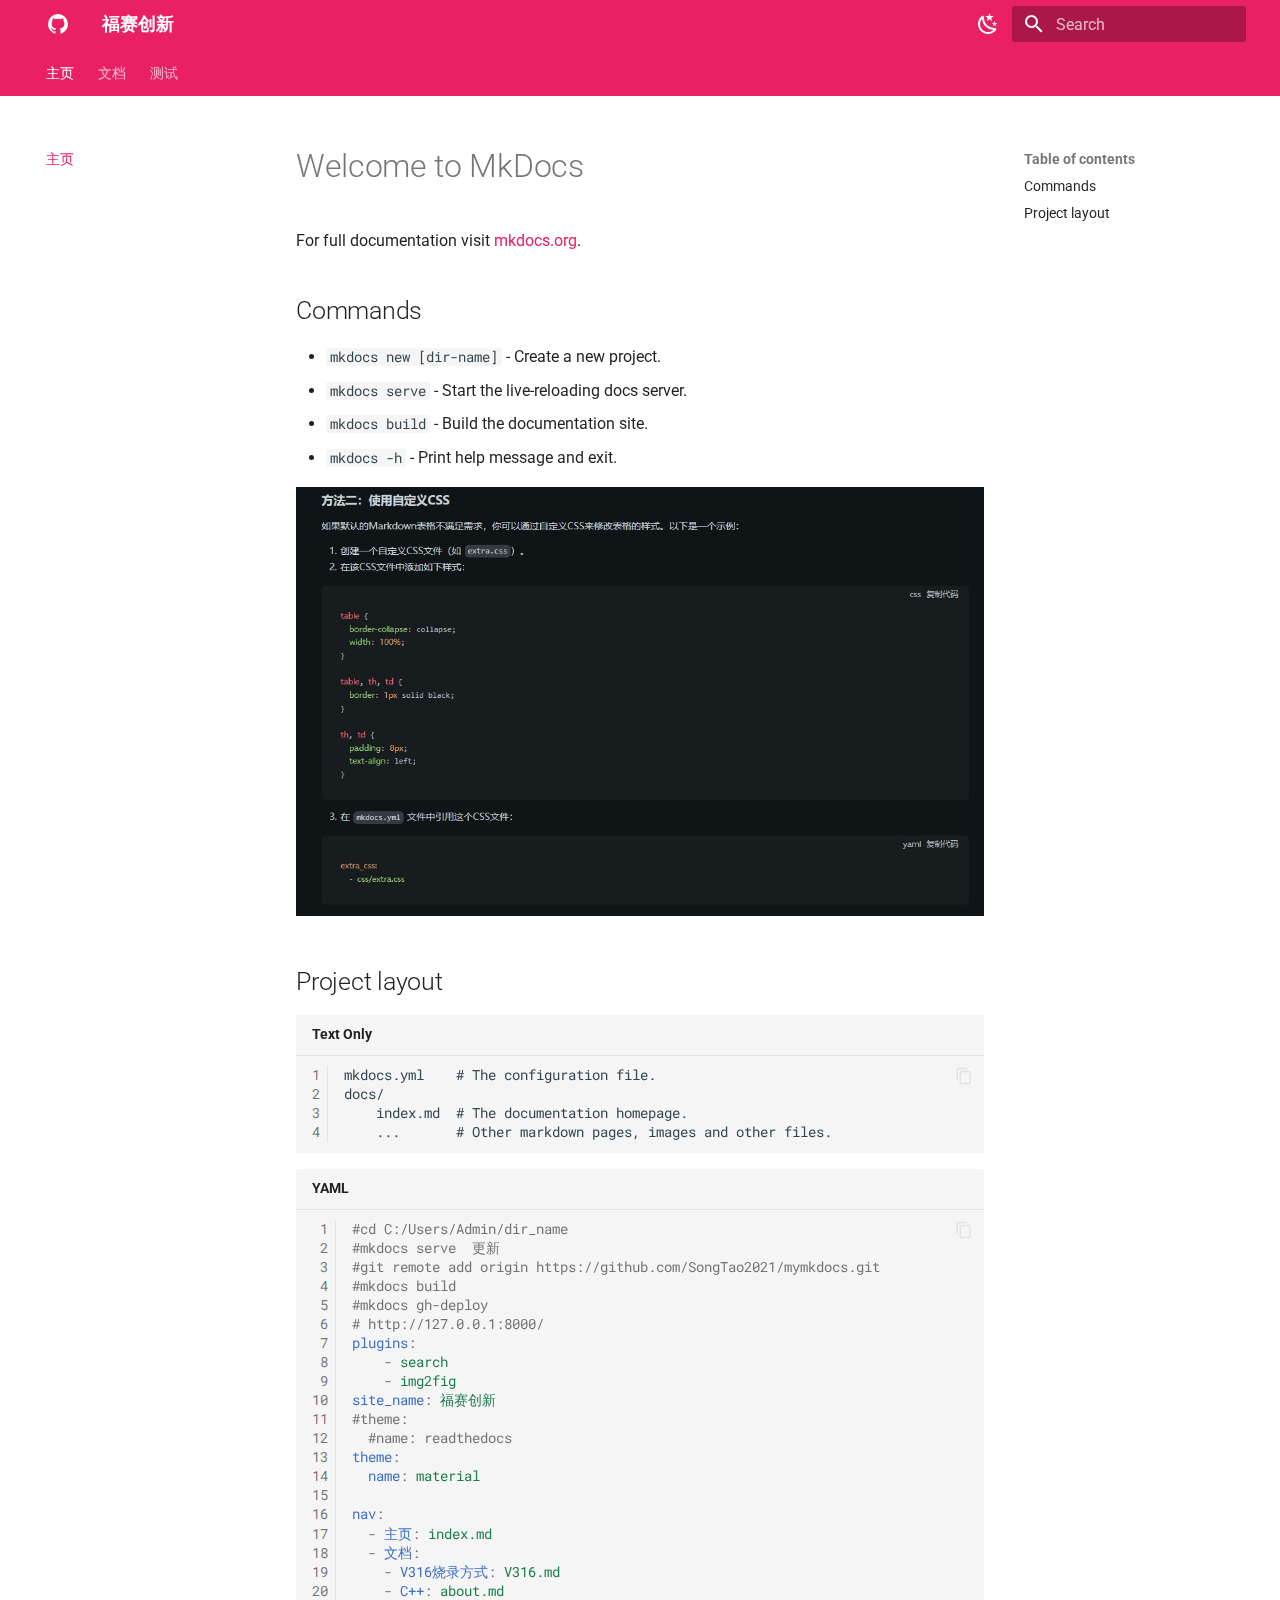
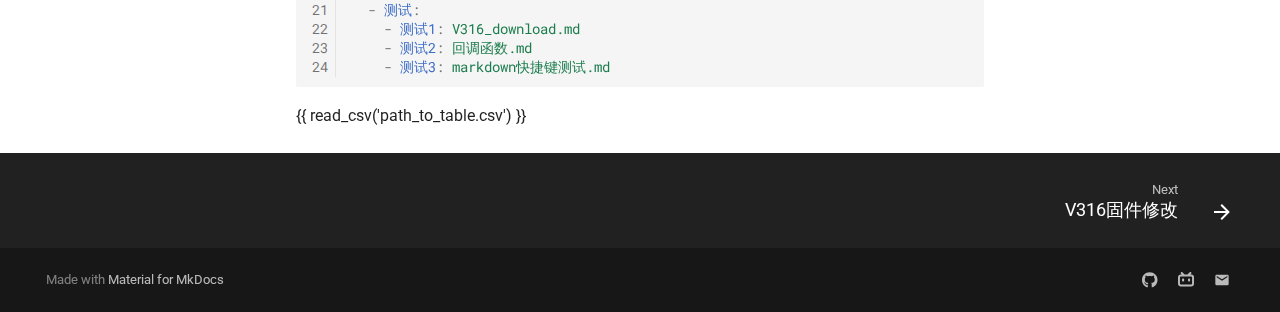
<file: index.html>
<!doctype html>
<html lang="en" class="no-js">
  <head>
    
      <meta charset="utf-8">
      <meta name="viewport" content="width=device-width,initial-scale=1">
      
      
      
      
      
        <link rel="next" href="tina_v316-sdv_uart0/tina_v316-sdv_uart0/">
      
      
      <link rel="icon" href="assets/images/favicon.png">
      <meta name="generator" content="mkdocs-1.6.0, mkdocs-material-9.5.29">
    
    
      
        <title>福赛创新</title>
      
    
    
      <link rel="stylesheet" href="assets/stylesheets/main.76a95c52.min.css">
      
        
        <link rel="stylesheet" href="assets/stylesheets/palette.06af60db.min.css">
      
      


    
    
      
    
    
      
        
        
        <link rel="preconnect" href="https://fonts.gstatic.com" crossorigin>
        <link rel="stylesheet" href="https://fonts.googleapis.com/css?family=Roboto:300,300i,400,400i,700,700i%7CRoboto+Mono:400,400i,700,700i&display=fallback">
        <style>:root{--md-text-font:"Roboto";--md-code-font:"Roboto Mono"}</style>
      
    
    
      <link rel="stylesheet" href="extra.css">
    
    <script>__md_scope=new URL(".",location),__md_hash=e=>[...e].reduce((e,_)=>(e<<5)-e+_.charCodeAt(0),0),__md_get=(e,_=localStorage,t=__md_scope)=>JSON.parse(_.getItem(t.pathname+"."+e)),__md_set=(e,_,t=localStorage,a=__md_scope)=>{try{t.setItem(a.pathname+"."+e,JSON.stringify(_))}catch(e){}}</script>
    
      

    
    
    
  </head>
  
  
    
    
      
    
    
    
    
    <body dir="ltr" data-md-color-scheme="default" data-md-color-primary="pink" data-md-color-accent="pink">
  
    
    <input class="md-toggle" data-md-toggle="drawer" type="checkbox" id="__drawer" autocomplete="off">
    <input class="md-toggle" data-md-toggle="search" type="checkbox" id="__search" autocomplete="off">
    <label class="md-overlay" for="__drawer"></label>
    <div data-md-component="skip">
      
        
        <a href="#welcome-to-mkdocs" class="md-skip">
          Skip to content
        </a>
      
    </div>
    <div data-md-component="announce">
      
    </div>
    
    
      

<header class="md-header" data-md-component="header">
  <nav class="md-header__inner md-grid" aria-label="Header">
    <a href="." title="福赛创新" class="md-header__button md-logo" aria-label="福赛创新" data-md-component="logo">
      
  
  <svg xmlns="http://www.w3.org/2000/svg" viewBox="0 0 24 24"><path d="M12 2A10 10 0 0 0 2 12c0 4.42 2.87 8.17 6.84 9.5.5.08.66-.23.66-.5v-1.69c-2.77.6-3.36-1.34-3.36-1.34-.46-1.16-1.11-1.47-1.11-1.47-.91-.62.07-.6.07-.6 1 .07 1.53 1.03 1.53 1.03.87 1.52 2.34 1.07 2.91.83.09-.65.35-1.09.63-1.34-2.22-.25-4.55-1.11-4.55-4.92 0-1.11.38-2 1.03-2.71-.1-.25-.45-1.29.1-2.64 0 0 .84-.27 2.75 1.02.79-.22 1.65-.33 2.5-.33.85 0 1.71.11 2.5.33 1.91-1.29 2.75-1.02 2.75-1.02.55 1.35.2 2.39.1 2.64.65.71 1.03 1.6 1.03 2.71 0 3.82-2.34 4.66-4.57 4.91.36.31.69.92.69 1.85V21c0 .27.16.59.67.5C19.14 20.16 22 16.42 22 12A10 10 0 0 0 12 2Z"/></svg>

    </a>
    <label class="md-header__button md-icon" for="__drawer">
      
      <svg xmlns="http://www.w3.org/2000/svg" viewBox="0 0 24 24"><path d="M3 6h18v2H3V6m0 5h18v2H3v-2m0 5h18v2H3v-2Z"/></svg>
    </label>
    <div class="md-header__title" data-md-component="header-title">
      <div class="md-header__ellipsis">
        <div class="md-header__topic">
          <span class="md-ellipsis">
            福赛创新
          </span>
        </div>
        <div class="md-header__topic" data-md-component="header-topic">
          <span class="md-ellipsis">
            
              主页
            
          </span>
        </div>
      </div>
    </div>
    
      
        <form class="md-header__option" data-md-component="palette">
  
    
    
    
    <input class="md-option" data-md-color-media="(prefers-color-scheme: light)" data-md-color-scheme="default" data-md-color-primary="pink" data-md-color-accent="pink"  aria-label="切换到暗色模式"  type="radio" name="__palette" id="__palette_0">
    
      <label class="md-header__button md-icon" title="切换到暗色模式" for="__palette_1" hidden>
        <svg xmlns="http://www.w3.org/2000/svg" viewBox="0 0 24 24"><path d="m17.75 4.09-2.53 1.94.91 3.06-2.63-1.81-2.63 1.81.91-3.06-2.53-1.94L12.44 4l1.06-3 1.06 3 3.19.09m3.5 6.91-1.64 1.25.59 1.98-1.7-1.17-1.7 1.17.59-1.98L15.75 11l2.06-.05L18.5 9l.69 1.95 2.06.05m-2.28 4.95c.83-.08 1.72 1.1 1.19 1.85-.32.45-.66.87-1.08 1.27C15.17 23 8.84 23 4.94 19.07c-3.91-3.9-3.91-10.24 0-14.14.4-.4.82-.76 1.27-1.08.75-.53 1.93.36 1.85 1.19-.27 2.86.69 5.83 2.89 8.02a9.96 9.96 0 0 0 8.02 2.89m-1.64 2.02a12.08 12.08 0 0 1-7.8-3.47c-2.17-2.19-3.33-5-3.49-7.82-2.81 3.14-2.7 7.96.31 10.98 3.02 3.01 7.84 3.12 10.98.31Z"/></svg>
      </label>
    
  
    
    
    
    <input class="md-option" data-md-color-media="(prefers-color-scheme: dark)" data-md-color-scheme="slate" data-md-color-primary="pink" data-md-color-accent="pink"  aria-label="切换到亮色模式"  type="radio" name="__palette" id="__palette_1">
    
      <label class="md-header__button md-icon" title="切换到亮色模式" for="__palette_0" hidden>
        <svg xmlns="http://www.w3.org/2000/svg" viewBox="0 0 24 24"><path d="M12 7a5 5 0 0 1 5 5 5 5 0 0 1-5 5 5 5 0 0 1-5-5 5 5 0 0 1 5-5m0 2a3 3 0 0 0-3 3 3 3 0 0 0 3 3 3 3 0 0 0 3-3 3 3 0 0 0-3-3m0-7 2.39 3.42C13.65 5.15 12.84 5 12 5c-.84 0-1.65.15-2.39.42L12 2M3.34 7l4.16-.35A7.2 7.2 0 0 0 5.94 8.5c-.44.74-.69 1.5-.83 2.29L3.34 7m.02 10 1.76-3.77a7.131 7.131 0 0 0 2.38 4.14L3.36 17M20.65 7l-1.77 3.79a7.023 7.023 0 0 0-2.38-4.15l4.15.36m-.01 10-4.14.36c.59-.51 1.12-1.14 1.54-1.86.42-.73.69-1.5.83-2.29L20.64 17M12 22l-2.41-3.44c.74.27 1.55.44 2.41.44.82 0 1.63-.17 2.37-.44L12 22Z"/></svg>
      </label>
    
  
</form>
      
    
    
      <script>var media,input,key,value,palette=__md_get("__palette");if(palette&&palette.color){"(prefers-color-scheme)"===palette.color.media&&(media=matchMedia("(prefers-color-scheme: light)"),input=document.querySelector(media.matches?"[data-md-color-media='(prefers-color-scheme: light)']":"[data-md-color-media='(prefers-color-scheme: dark)']"),palette.color.media=input.getAttribute("data-md-color-media"),palette.color.scheme=input.getAttribute("data-md-color-scheme"),palette.color.primary=input.getAttribute("data-md-color-primary"),palette.color.accent=input.getAttribute("data-md-color-accent"));for([key,value]of Object.entries(palette.color))document.body.setAttribute("data-md-color-"+key,value)}</script>
    
    
    
      <label class="md-header__button md-icon" for="__search">
        
        <svg xmlns="http://www.w3.org/2000/svg" viewBox="0 0 24 24"><path d="M9.5 3A6.5 6.5 0 0 1 16 9.5c0 1.61-.59 3.09-1.56 4.23l.27.27h.79l5 5-1.5 1.5-5-5v-.79l-.27-.27A6.516 6.516 0 0 1 9.5 16 6.5 6.5 0 0 1 3 9.5 6.5 6.5 0 0 1 9.5 3m0 2C7 5 5 7 5 9.5S7 14 9.5 14 14 12 14 9.5 12 5 9.5 5Z"/></svg>
      </label>
      <div class="md-search" data-md-component="search" role="dialog">
  <label class="md-search__overlay" for="__search"></label>
  <div class="md-search__inner" role="search">
    <form class="md-search__form" name="search">
      <input type="text" class="md-search__input" name="query" aria-label="Search" placeholder="Search" autocapitalize="off" autocorrect="off" autocomplete="off" spellcheck="false" data-md-component="search-query" required>
      <label class="md-search__icon md-icon" for="__search">
        
        <svg xmlns="http://www.w3.org/2000/svg" viewBox="0 0 24 24"><path d="M9.5 3A6.5 6.5 0 0 1 16 9.5c0 1.61-.59 3.09-1.56 4.23l.27.27h.79l5 5-1.5 1.5-5-5v-.79l-.27-.27A6.516 6.516 0 0 1 9.5 16 6.5 6.5 0 0 1 3 9.5 6.5 6.5 0 0 1 9.5 3m0 2C7 5 5 7 5 9.5S7 14 9.5 14 14 12 14 9.5 12 5 9.5 5Z"/></svg>
        
        <svg xmlns="http://www.w3.org/2000/svg" viewBox="0 0 24 24"><path d="M20 11v2H8l5.5 5.5-1.42 1.42L4.16 12l7.92-7.92L13.5 5.5 8 11h12Z"/></svg>
      </label>
      <nav class="md-search__options" aria-label="Search">
        
          <a href="javascript:void(0)" class="md-search__icon md-icon" title="Share" aria-label="Share" data-clipboard data-clipboard-text="" data-md-component="search-share" tabindex="-1">
            
            <svg xmlns="http://www.w3.org/2000/svg" viewBox="0 0 24 24"><path d="M18 16.08c-.76 0-1.44.3-1.96.77L8.91 12.7c.05-.23.09-.46.09-.7 0-.24-.04-.47-.09-.7l7.05-4.11c.54.5 1.25.81 2.04.81a3 3 0 0 0 3-3 3 3 0 0 0-3-3 3 3 0 0 0-3 3c0 .24.04.47.09.7L8.04 9.81C7.5 9.31 6.79 9 6 9a3 3 0 0 0-3 3 3 3 0 0 0 3 3c.79 0 1.5-.31 2.04-.81l7.12 4.15c-.05.21-.08.43-.08.66 0 1.61 1.31 2.91 2.92 2.91 1.61 0 2.92-1.3 2.92-2.91A2.92 2.92 0 0 0 18 16.08Z"/></svg>
          </a>
        
        <button type="reset" class="md-search__icon md-icon" title="Clear" aria-label="Clear" tabindex="-1">
          
          <svg xmlns="http://www.w3.org/2000/svg" viewBox="0 0 24 24"><path d="M19 6.41 17.59 5 12 10.59 6.41 5 5 6.41 10.59 12 5 17.59 6.41 19 12 13.41 17.59 19 19 17.59 13.41 12 19 6.41Z"/></svg>
        </button>
      </nav>
      
        <div class="md-search__suggest" data-md-component="search-suggest"></div>
      
    </form>
    <div class="md-search__output">
      <div class="md-search__scrollwrap" tabindex="0" data-md-scrollfix>
        <div class="md-search-result" data-md-component="search-result">
          <div class="md-search-result__meta">
            Initializing search
          </div>
          <ol class="md-search-result__list" role="presentation"></ol>
        </div>
      </div>
    </div>
  </div>
</div>
    
    
  </nav>
  
</header>
    
    <div class="md-container" data-md-component="container">
      
      
        
          
            
<nav class="md-tabs" aria-label="Tabs" data-md-component="tabs">
  <div class="md-grid">
    <ul class="md-tabs__list">
      
        
  
  
    
  
  
    <li class="md-tabs__item md-tabs__item--active">
      <a href="." class="md-tabs__link">
        
  
    
  
  主页

      </a>
    </li>
  

      
        
  
  
  
    
    
      <li class="md-tabs__item">
        <a href="tina_v316-sdv_uart0/tina_v316-sdv_uart0/" class="md-tabs__link">
          
  
  文档

        </a>
      </li>
    
  

      
        
  
  
  
    
    
      <li class="md-tabs__item">
        <a href="V316_download/" class="md-tabs__link">
          
  
  测试

        </a>
      </li>
    
  

      
    </ul>
  </div>
</nav>
          
        
      
      <main class="md-main" data-md-component="main">
        <div class="md-main__inner md-grid">
          
            
              
              <div class="md-sidebar md-sidebar--primary" data-md-component="sidebar" data-md-type="navigation" >
                <div class="md-sidebar__scrollwrap">
                  <div class="md-sidebar__inner">
                    


  


<nav class="md-nav md-nav--primary md-nav--lifted" aria-label="Navigation" data-md-level="0">
  <label class="md-nav__title" for="__drawer">
    <a href="." title="福赛创新" class="md-nav__button md-logo" aria-label="福赛创新" data-md-component="logo">
      
  
  <svg xmlns="http://www.w3.org/2000/svg" viewBox="0 0 24 24"><path d="M12 2A10 10 0 0 0 2 12c0 4.42 2.87 8.17 6.84 9.5.5.08.66-.23.66-.5v-1.69c-2.77.6-3.36-1.34-3.36-1.34-.46-1.16-1.11-1.47-1.11-1.47-.91-.62.07-.6.07-.6 1 .07 1.53 1.03 1.53 1.03.87 1.52 2.34 1.07 2.91.83.09-.65.35-1.09.63-1.34-2.22-.25-4.55-1.11-4.55-4.92 0-1.11.38-2 1.03-2.71-.1-.25-.45-1.29.1-2.64 0 0 .84-.27 2.75 1.02.79-.22 1.65-.33 2.5-.33.85 0 1.71.11 2.5.33 1.91-1.29 2.75-1.02 2.75-1.02.55 1.35.2 2.39.1 2.64.65.71 1.03 1.6 1.03 2.71 0 3.82-2.34 4.66-4.57 4.91.36.31.69.92.69 1.85V21c0 .27.16.59.67.5C19.14 20.16 22 16.42 22 12A10 10 0 0 0 12 2Z"/></svg>

    </a>
    福赛创新
  </label>
  
  <ul class="md-nav__list" data-md-scrollfix>
    
      
      
  
  
    
  
  
  
    <li class="md-nav__item md-nav__item--active">
      
      <input class="md-nav__toggle md-toggle" type="checkbox" id="__toc">
      
      
        
      
      
        <label class="md-nav__link md-nav__link--active" for="__toc">
          
  
  <span class="md-ellipsis">
    主页
  </span>
  

          <span class="md-nav__icon md-icon"></span>
        </label>
      
      <a href="." class="md-nav__link md-nav__link--active">
        
  
  <span class="md-ellipsis">
    主页
  </span>
  

      </a>
      
        

<nav class="md-nav md-nav--secondary" aria-label="Table of contents">
  
  
  
    
  
  
    <label class="md-nav__title" for="__toc">
      <span class="md-nav__icon md-icon"></span>
      Table of contents
    </label>
    <ul class="md-nav__list" data-md-component="toc" data-md-scrollfix>
      
        <li class="md-nav__item">
  <a href="#commands" class="md-nav__link">
    <span class="md-ellipsis">
      Commands
    </span>
  </a>
  
</li>
      
        <li class="md-nav__item">
  <a href="#project-layout" class="md-nav__link">
    <span class="md-ellipsis">
      Project layout
    </span>
  </a>
  
</li>
      
    </ul>
  
</nav>
      
    </li>
  

    
      
      
  
  
  
  
    
    
    
      
      
        
      
    
    
      
        
        
      
    
    <li class="md-nav__item md-nav__item--pruned md-nav__item--nested">
      
        
  
  
    <a href="tina_v316-sdv_uart0/tina_v316-sdv_uart0/" class="md-nav__link">
      
  
  <span class="md-ellipsis">
    文档
  </span>
  

      
        <span class="md-nav__icon md-icon"></span>
      
    </a>
  

      
    </li>
  

    
      
      
  
  
  
  
    
    
    
      
      
        
      
    
    
      
        
        
      
    
    <li class="md-nav__item md-nav__item--pruned md-nav__item--nested">
      
        
  
  
    <a href="V316_download/" class="md-nav__link">
      
  
  <span class="md-ellipsis">
    测试
  </span>
  

      
        <span class="md-nav__icon md-icon"></span>
      
    </a>
  

      
    </li>
  

    
  </ul>
</nav>
                  </div>
                </div>
              </div>
            
            
              
              <div class="md-sidebar md-sidebar--secondary" data-md-component="sidebar" data-md-type="toc" >
                <div class="md-sidebar__scrollwrap">
                  <div class="md-sidebar__inner">
                    

<nav class="md-nav md-nav--secondary" aria-label="Table of contents">
  
  
  
    
  
  
    <label class="md-nav__title" for="__toc">
      <span class="md-nav__icon md-icon"></span>
      Table of contents
    </label>
    <ul class="md-nav__list" data-md-component="toc" data-md-scrollfix>
      
        <li class="md-nav__item">
  <a href="#commands" class="md-nav__link">
    <span class="md-ellipsis">
      Commands
    </span>
  </a>
  
</li>
      
        <li class="md-nav__item">
  <a href="#project-layout" class="md-nav__link">
    <span class="md-ellipsis">
      Project layout
    </span>
  </a>
  
</li>
      
    </ul>
  
</nav>
                  </div>
                </div>
              </div>
            
          
          
            <div class="md-content" data-md-component="content">
              <article class="md-content__inner md-typeset">
                
                  


<h1 id="welcome-to-mkdocs">Welcome to MkDocs<a class="headerlink" href="#welcome-to-mkdocs" title="Permanent link">&para;</a></h1>
<p>For full documentation visit <a href="https://www.mkdocs.org">mkdocs.org</a>.</p>
<h2 id="commands">Commands<a class="headerlink" href="#commands" title="Permanent link">&para;</a></h2>
<ul>
<li><code>mkdocs new [dir-name]</code> - Create a new project.</li>
<li><code>mkdocs serve</code> - Start the live-reloading docs server.</li>
<li><code>mkdocs build</code> - Build the documentation site.</li>
<li><code>mkdocs -h</code> - Print help message and exit.</li>
</ul>
<p><img alt="" src="assets/image-20240719153625199.png" /></p>
<h2 id="project-layout">Project layout<a class="headerlink" href="#project-layout" title="Permanent link">&para;</a></h2>
<div class="language-text highlight"><span class="filename">Text Only</span><pre><span></span><code><span class="linenos" data-linenos="1 "></span>mkdocs.yml    # The configuration file.
<span class="linenos" data-linenos="2 "></span>docs/
<span class="linenos" data-linenos="3 "></span>    index.md  # The documentation homepage.
<span class="linenos" data-linenos="4 "></span>    ...       # Other markdown pages, images and other files.
</code></pre></div>
<div class="language-yaml highlight"><span class="filename">YAML</span><pre><span></span><code><a id="__codelineno-0-1" name="__codelineno-0-1"></a><a href="#__codelineno-0-1"><span class="linenos" data-linenos=" 1 "></span></a><span class="c1">#cd C:/Users/Admin/dir_name</span>
<a id="__codelineno-0-2" name="__codelineno-0-2"></a><a href="#__codelineno-0-2"><span class="linenos" data-linenos=" 2 "></span></a><span class="c1">#mkdocs serve  更新</span>
<a id="__codelineno-0-3" name="__codelineno-0-3"></a><a href="#__codelineno-0-3"><span class="linenos" data-linenos=" 3 "></span></a><span class="c1">#git remote add origin https://github.com/SongTao2021/mymkdocs.git</span>
<a id="__codelineno-0-4" name="__codelineno-0-4"></a><a href="#__codelineno-0-4"><span class="linenos" data-linenos=" 4 "></span></a><span class="c1">#mkdocs build</span>
<a id="__codelineno-0-5" name="__codelineno-0-5"></a><a href="#__codelineno-0-5"><span class="linenos" data-linenos=" 5 "></span></a><span class="c1">#mkdocs gh-deploy</span>
<a id="__codelineno-0-6" name="__codelineno-0-6"></a><a href="#__codelineno-0-6"><span class="linenos" data-linenos=" 6 "></span></a><span class="c1"># http://127.0.0.1:8000/</span>
<a id="__codelineno-0-7" name="__codelineno-0-7"></a><a href="#__codelineno-0-7"><span class="linenos" data-linenos=" 7 "></span></a><span class="nt">plugins</span><span class="p">:</span>
<a id="__codelineno-0-8" name="__codelineno-0-8"></a><a href="#__codelineno-0-8"><span class="linenos" data-linenos=" 8 "></span></a><span class="w">    </span><span class="p p-Indicator">-</span><span class="w"> </span><span class="l l-Scalar l-Scalar-Plain">search</span>
<a id="__codelineno-0-9" name="__codelineno-0-9"></a><a href="#__codelineno-0-9"><span class="linenos" data-linenos=" 9 "></span></a><span class="w">    </span><span class="p p-Indicator">-</span><span class="w"> </span><span class="l l-Scalar l-Scalar-Plain">img2fig</span>
<a id="__codelineno-0-10" name="__codelineno-0-10"></a><a href="#__codelineno-0-10"><span class="linenos" data-linenos="10 "></span></a><span class="nt">site_name</span><span class="p">:</span><span class="w"> </span><span class="l l-Scalar l-Scalar-Plain">福赛创新</span>
<a id="__codelineno-0-11" name="__codelineno-0-11"></a><a href="#__codelineno-0-11"><span class="linenos" data-linenos="11 "></span></a><span class="c1">#theme:</span>
<a id="__codelineno-0-12" name="__codelineno-0-12"></a><a href="#__codelineno-0-12"><span class="linenos" data-linenos="12 "></span></a><span class="w">  </span><span class="c1">#name: readthedocs</span>
<a id="__codelineno-0-13" name="__codelineno-0-13"></a><a href="#__codelineno-0-13"><span class="linenos" data-linenos="13 "></span></a><span class="nt">theme</span><span class="p">:</span>
<a id="__codelineno-0-14" name="__codelineno-0-14"></a><a href="#__codelineno-0-14"><span class="linenos" data-linenos="14 "></span></a><span class="w">  </span><span class="nt">name</span><span class="p">:</span><span class="w"> </span><span class="l l-Scalar l-Scalar-Plain">material</span>
<a id="__codelineno-0-15" name="__codelineno-0-15"></a><a href="#__codelineno-0-15"><span class="linenos" data-linenos="15 "></span></a>
<a id="__codelineno-0-16" name="__codelineno-0-16"></a><a href="#__codelineno-0-16"><span class="linenos" data-linenos="16 "></span></a><span class="nt">nav</span><span class="p">:</span><span class="w"> </span>
<a id="__codelineno-0-17" name="__codelineno-0-17"></a><a href="#__codelineno-0-17"><span class="linenos" data-linenos="17 "></span></a><span class="w">  </span><span class="p p-Indicator">-</span><span class="w"> </span><span class="nt">主页</span><span class="p">:</span><span class="w"> </span><span class="l l-Scalar l-Scalar-Plain">index.md</span>
<a id="__codelineno-0-18" name="__codelineno-0-18"></a><a href="#__codelineno-0-18"><span class="linenos" data-linenos="18 "></span></a><span class="w">  </span><span class="p p-Indicator">-</span><span class="w"> </span><span class="nt">文档</span><span class="p">:</span>
<a id="__codelineno-0-19" name="__codelineno-0-19"></a><a href="#__codelineno-0-19"><span class="linenos" data-linenos="19 "></span></a><span class="w">    </span><span class="p p-Indicator">-</span><span class="w"> </span><span class="nt">V316烧录方式</span><span class="p">:</span><span class="w"> </span><span class="l l-Scalar l-Scalar-Plain">V316.md</span>
<a id="__codelineno-0-20" name="__codelineno-0-20"></a><a href="#__codelineno-0-20"><span class="linenos" data-linenos="20 "></span></a><span class="w">    </span><span class="p p-Indicator">-</span><span class="w"> </span><span class="nt">C++</span><span class="p">:</span><span class="w"> </span><span class="l l-Scalar l-Scalar-Plain">about.md</span>
<a id="__codelineno-0-21" name="__codelineno-0-21"></a><a href="#__codelineno-0-21"><span class="linenos" data-linenos="21 "></span></a><span class="w">  </span><span class="p p-Indicator">-</span><span class="w"> </span><span class="nt">测试</span><span class="p">:</span>
<a id="__codelineno-0-22" name="__codelineno-0-22"></a><a href="#__codelineno-0-22"><span class="linenos" data-linenos="22 "></span></a><span class="w">    </span><span class="p p-Indicator">-</span><span class="w"> </span><span class="nt">测试1</span><span class="p">:</span><span class="w"> </span><span class="l l-Scalar l-Scalar-Plain">V316_download.md</span>
<a id="__codelineno-0-23" name="__codelineno-0-23"></a><a href="#__codelineno-0-23"><span class="linenos" data-linenos="23 "></span></a><span class="w">    </span><span class="p p-Indicator">-</span><span class="w"> </span><span class="nt">测试2</span><span class="p">:</span><span class="w"> </span><span class="l l-Scalar l-Scalar-Plain">回调函数.md</span>
<a id="__codelineno-0-24" name="__codelineno-0-24"></a><a href="#__codelineno-0-24"><span class="linenos" data-linenos="24 "></span></a><span class="w">    </span><span class="p p-Indicator">-</span><span class="w"> </span><span class="nt">测试3</span><span class="p">:</span><span class="w"> </span><span class="l l-Scalar l-Scalar-Plain">markdown快捷键测试.md</span>
</code></pre></div>
<p>{{ read_csv('path_to_table.csv') }}</p>












                
              </article>
            </div>
          
          
<script>var target=document.getElementById(location.hash.slice(1));target&&target.name&&(target.checked=target.name.startsWith("__tabbed_"))</script>
        </div>
        
          <button type="button" class="md-top md-icon" data-md-component="top" hidden>
  
  <svg xmlns="http://www.w3.org/2000/svg" viewBox="0 0 24 24"><path d="M13 20h-2V8l-5.5 5.5-1.42-1.42L12 4.16l7.92 7.92-1.42 1.42L13 8v12Z"/></svg>
  Back to top
</button>
        
      </main>
      
        <footer class="md-footer">
  
    
      
      <nav class="md-footer__inner md-grid" aria-label="Footer" >
        
        
          
          <a href="tina_v316-sdv_uart0/tina_v316-sdv_uart0/" class="md-footer__link md-footer__link--next" aria-label="Next: V316固件修改">
            <div class="md-footer__title">
              <span class="md-footer__direction">
                Next
              </span>
              <div class="md-ellipsis">
                V316固件修改
              </div>
            </div>
            <div class="md-footer__button md-icon">
              
              <svg xmlns="http://www.w3.org/2000/svg" viewBox="0 0 24 24"><path d="M4 11v2h12l-5.5 5.5 1.42 1.42L19.84 12l-7.92-7.92L10.5 5.5 16 11H4Z"/></svg>
            </div>
          </a>
        
      </nav>
    
  
  <div class="md-footer-meta md-typeset">
    <div class="md-footer-meta__inner md-grid">
      <div class="md-copyright">
  
  
    Made with
    <a href="https://squidfunk.github.io/mkdocs-material/" target="_blank" rel="noopener">
      Material for MkDocs
    </a>
  
</div>
      
        <div class="md-social">
  
    
    
    
    
    <a href="https://github.com/SongTao2021" target="_blank" rel="noopener" title="GitHub" class="md-social__link">
      <svg xmlns="http://www.w3.org/2000/svg" viewBox="0 0 496 512"><!--! Font Awesome Free 6.5.2 by @fontawesome - https://fontawesome.com License - https://fontawesome.com/license/free (Icons: CC BY 4.0, Fonts: SIL OFL 1.1, Code: MIT License) Copyright 2024 Fonticons, Inc.--><path d="M165.9 397.4c0 2-2.3 3.6-5.2 3.6-3.3.3-5.6-1.3-5.6-3.6 0-2 2.3-3.6 5.2-3.6 3-.3 5.6 1.3 5.6 3.6zm-31.1-4.5c-.7 2 1.3 4.3 4.3 4.9 2.6 1 5.6 0 6.2-2s-1.3-4.3-4.3-5.2c-2.6-.7-5.5.3-6.2 2.3zm44.2-1.7c-2.9.7-4.9 2.6-4.6 4.9.3 2 2.9 3.3 5.9 2.6 2.9-.7 4.9-2.6 4.6-4.6-.3-1.9-3-3.2-5.9-2.9zM244.8 8C106.1 8 0 113.3 0 252c0 110.9 69.8 205.8 169.5 239.2 12.8 2.3 17.3-5.6 17.3-12.1 0-6.2-.3-40.4-.3-61.4 0 0-70 15-84.7-29.8 0 0-11.4-29.1-27.8-36.6 0 0-22.9-15.7 1.6-15.4 0 0 24.9 2 38.6 25.8 21.9 38.6 58.6 27.5 72.9 20.9 2.3-16 8.8-27.1 16-33.7-55.9-6.2-112.3-14.3-112.3-110.5 0-27.5 7.6-41.3 23.6-58.9-2.6-6.5-11.1-33.3 2.6-67.9 20.9-6.5 69 27 69 27 20-5.6 41.5-8.5 62.8-8.5s42.8 2.9 62.8 8.5c0 0 48.1-33.6 69-27 13.7 34.7 5.2 61.4 2.6 67.9 16 17.7 25.8 31.5 25.8 58.9 0 96.5-58.9 104.2-114.8 110.5 9.2 7.9 17 22.9 17 46.4 0 33.7-.3 75.4-.3 83.6 0 6.5 4.6 14.4 17.3 12.1C428.2 457.8 496 362.9 496 252 496 113.3 383.5 8 244.8 8zM97.2 352.9c-1.3 1-1 3.3.7 5.2 1.6 1.6 3.9 2.3 5.2 1 1.3-1 1-3.3-.7-5.2-1.6-1.6-3.9-2.3-5.2-1zm-10.8-8.1c-.7 1.3.3 2.9 2.3 3.9 1.6 1 3.6.7 4.3-.7.7-1.3-.3-2.9-2.3-3.9-2-.6-3.6-.3-4.3.7zm32.4 35.6c-1.6 1.3-1 4.3 1.3 6.2 2.3 2.3 5.2 2.6 6.5 1 1.3-1.3.7-4.3-1.3-6.2-2.2-2.3-5.2-2.6-6.5-1zm-11.4-14.7c-1.6 1-1.6 3.6 0 5.9 1.6 2.3 4.3 3.3 5.6 2.3 1.6-1.3 1.6-3.9 0-6.2-1.4-2.3-4-3.3-5.6-2z"/></svg>
    </a>
  
    
    
    
    
    <a href="https://space.bilibili.com/507700169" target="_blank" rel="noopener" title="Bilibili" class="md-social__link">
      <svg xmlns="http://www.w3.org/2000/svg" viewBox="0 0 512 512"><!--! Font Awesome Free 6.5.2 by @fontawesome - https://fontawesome.com License - https://fontawesome.com/license/free (Icons: CC BY 4.0, Fonts: SIL OFL 1.1, Code: MIT License) Copyright 2024 Fonticons, Inc.--><path d="M488.6 104.1c16.7 18.1 24.4 39.7 23.3 65.7v202.4c-.4 26.4-9.2 48.1-26.5 65.1-17.2 17-39.1 25.9-65.5 26.7H92.02c-26.45-.8-48.21-9.8-65.28-27.2C9.682 419.4.767 396.5 0 368.2V169.8c.767-26 9.682-47.6 26.74-65.7C43.81 87.75 65.57 78.77 92.02 78h29.38L96.05 52.19c-5.75-5.73-8.63-13-8.63-21.79 0-8.8 2.88-16.06 8.63-21.797C101.8 2.868 109.1 0 117.9 0s16.1 2.868 21.9 8.603L213.1 78h88l74.5-69.397C381.7 2.868 389.2 0 398 0c8.8 0 16.1 2.868 21.9 8.603 5.7 5.737 8.6 12.997 8.6 21.797 0 8.79-2.9 16.06-8.6 21.79L394.6 78h29.3c26.4.77 48 9.75 64.7 26.1zm-38.8 69.7c-.4-9.6-3.7-17.4-10.7-23.5-5.2-6.1-14-9.4-22.7-9.8H96.05c-9.59.4-17.45 3.7-23.58 9.8-6.14 6.1-9.4 13.9-9.78 23.5v194.4c0 9.2 3.26 17 9.78 23.5s14.38 9.8 23.58 9.8H416.4c9.2 0 17-3.3 23.3-9.8 6.3-6.5 9.7-14.3 10.1-23.5V173.8zm-264.3 42.7c6.3 6.3 9.7 14.1 10.1 23.2V273c-.4 9.2-3.7 16.9-9.8 23.2-6.2 6.3-14 9.5-23.6 9.5-9.6 0-17.5-3.2-23.6-9.5-6.1-6.3-9.4-14-9.8-23.2v-33.3c.4-9.1 3.8-16.9 10.1-23.2 6.3-6.3 13.2-9.6 23.3-10 9.2.4 17 3.7 23.3 10zm191.5 0c6.3 6.3 9.7 14.1 10.1 23.2V273c-.4 9.2-3.7 16.9-9.8 23.2-6.1 6.3-14 9.5-23.6 9.5-9.6 0-17.4-3.2-23.6-9.5-7-6.3-9.4-14-9.7-23.2v-33.3c.3-9.1 3.7-16.9 10-23.2 6.3-6.3 14.1-9.6 23.3-10 9.2.4 17 3.7 23.3 10z"/></svg>
    </a>
  
    
    
    
    
    <a href="Python调包侠:<807053269@qq.com>" target="_blank" rel="noopener" title="Email" class="md-social__link">
      <svg xmlns="http://www.w3.org/2000/svg" viewBox="0 0 24 24"><path d="m20 8-8 5-8-5V6l8 5 8-5m0-2H4c-1.11 0-2 .89-2 2v12a2 2 0 0 0 2 2h16a2 2 0 0 0 2-2V6a2 2 0 0 0-2-2Z"/></svg>
    </a>
  
</div>
      
    </div>
  </div>
</footer>
      
    </div>
    <div class="md-dialog" data-md-component="dialog">
      <div class="md-dialog__inner md-typeset"></div>
    </div>
    
    
    <script id="__config" type="application/json">{"base": ".", "features": ["navigation.instant", "navigation.tabs", "navigation.tracking", "navigation.sections", "navigation.expand", "navigation.prune", "toc.follow", "navigation.top", "search.suggest", "search.highlight", "search.share", "navigation.footer", "content.code.copy"], "search": "assets/javascripts/workers/search.b8dbb3d2.min.js", "translations": {"clipboard.copied": "Copied to clipboard", "clipboard.copy": "Copy to clipboard", "search.result.more.one": "1 more on this page", "search.result.more.other": "# more on this page", "search.result.none": "No matching documents", "search.result.one": "1 matching document", "search.result.other": "# matching documents", "search.result.placeholder": "Type to start searching", "search.result.term.missing": "Missing", "select.version": "Select version"}}</script>
    
    
      <script src="assets/javascripts/bundle.fe8b6f2b.min.js"></script>
      
    
  </body>
</html>
</file>
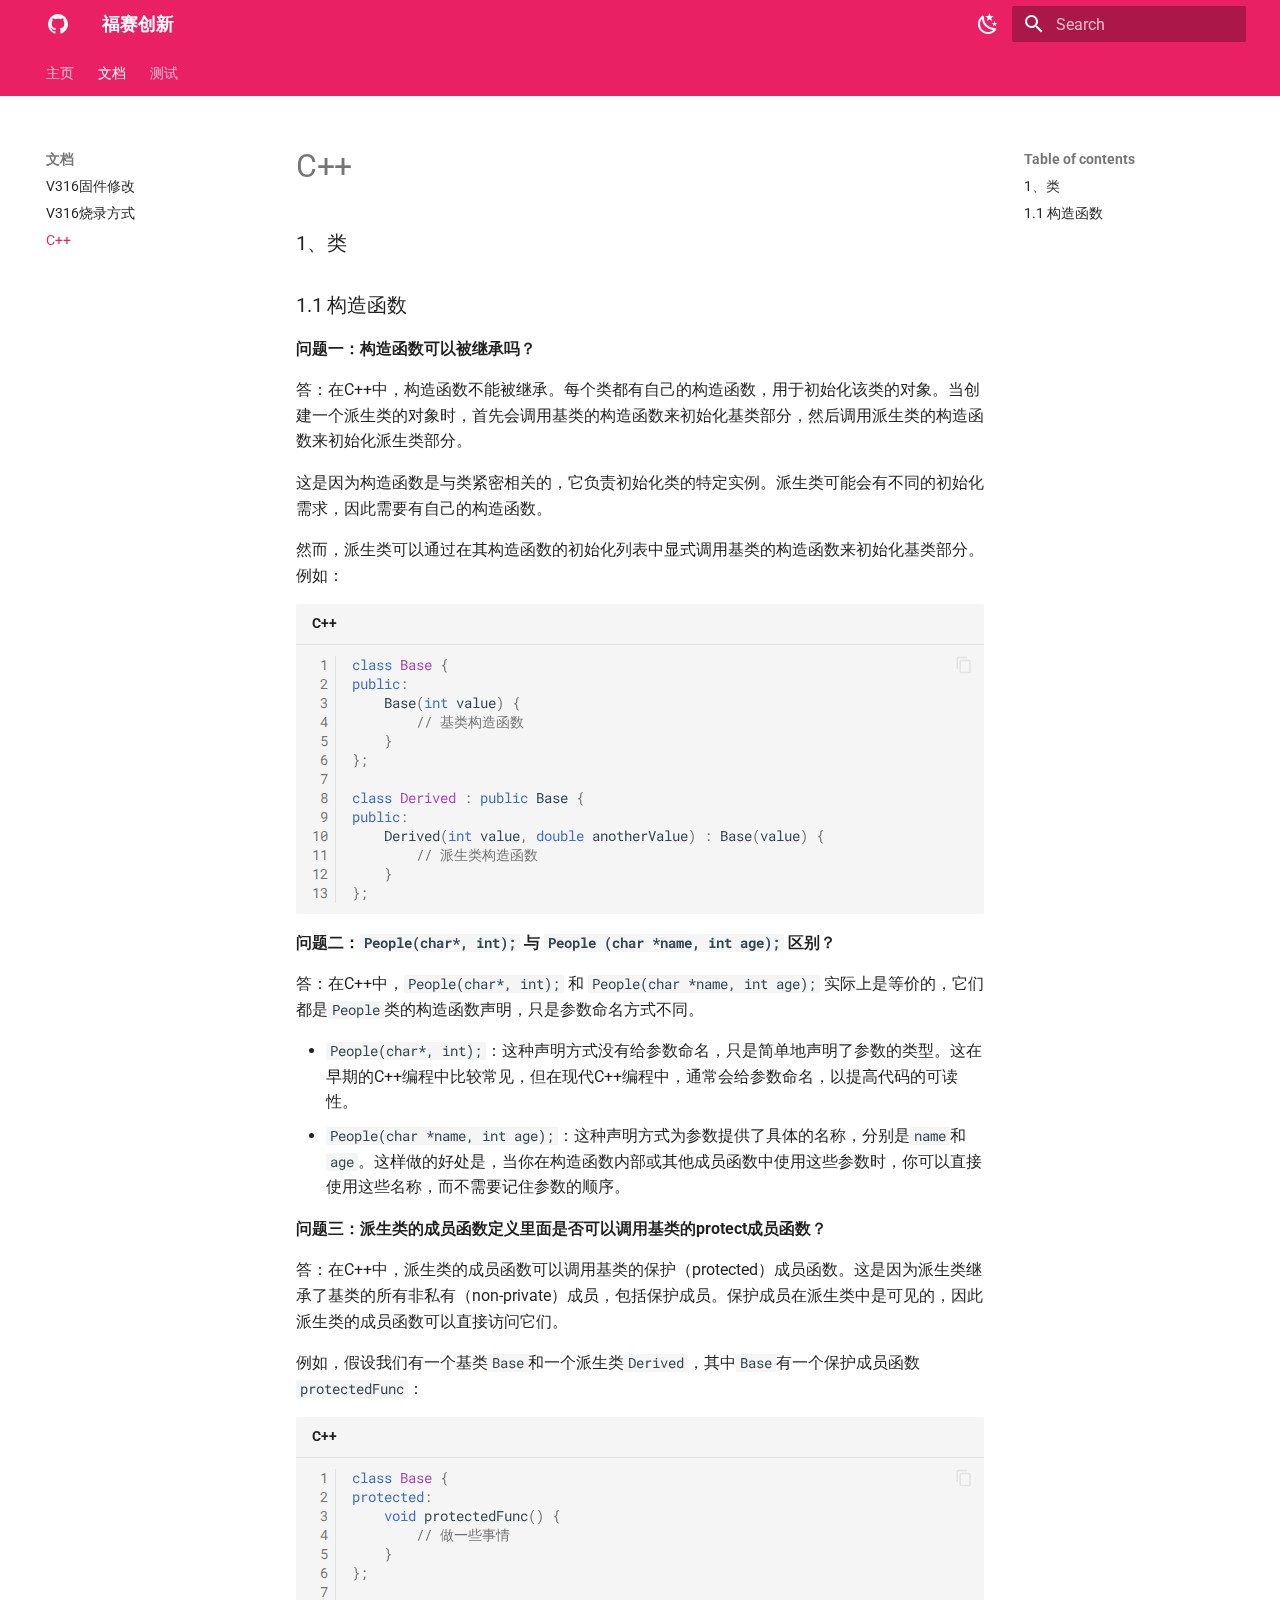
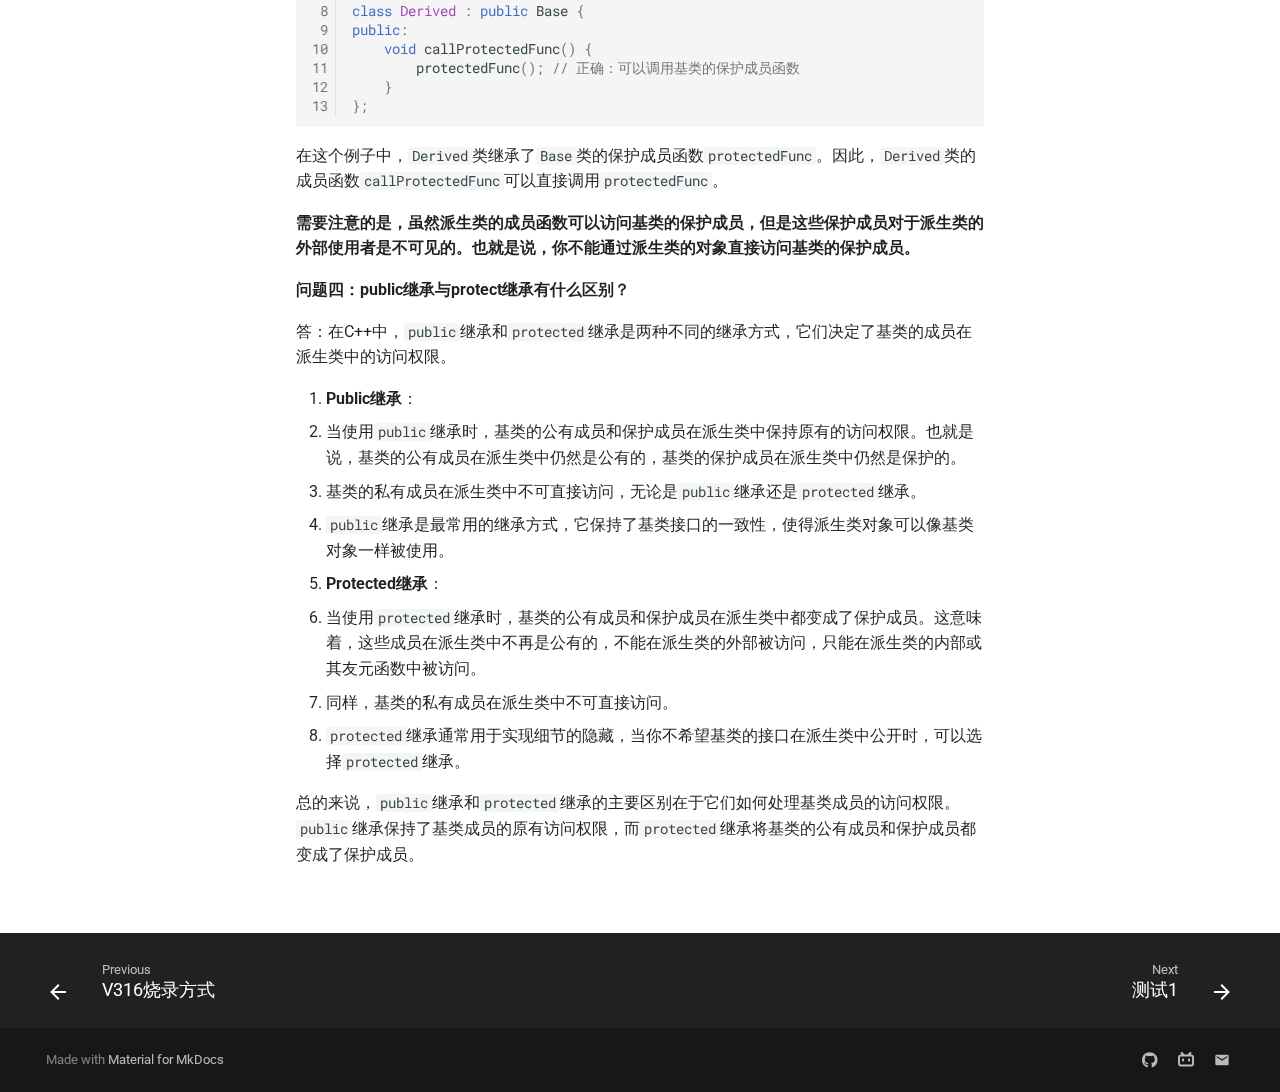
<file: about/index.html>
<!doctype html>
<html lang="en" class="no-js">
  <head>
    
      <meta charset="utf-8">
      <meta name="viewport" content="width=device-width,initial-scale=1">
      
      
      
      
        <link rel="prev" href="../V316/">
      
      
        <link rel="next" href="../V316_download/">
      
      
      <link rel="icon" href="../assets/images/favicon.png">
      <meta name="generator" content="mkdocs-1.6.0, mkdocs-material-9.5.29">
    
    
      
        <title>C++ - 福赛创新</title>
      
    
    
      <link rel="stylesheet" href="../assets/stylesheets/main.76a95c52.min.css">
      
        
        <link rel="stylesheet" href="../assets/stylesheets/palette.06af60db.min.css">
      
      


    
    
      
    
    
      
        
        
        <link rel="preconnect" href="https://fonts.gstatic.com" crossorigin>
        <link rel="stylesheet" href="https://fonts.googleapis.com/css?family=Roboto:300,300i,400,400i,700,700i%7CRoboto+Mono:400,400i,700,700i&display=fallback">
        <style>:root{--md-text-font:"Roboto";--md-code-font:"Roboto Mono"}</style>
      
    
    
      <link rel="stylesheet" href="../extra.css">
    
    <script>__md_scope=new URL("..",location),__md_hash=e=>[...e].reduce((e,_)=>(e<<5)-e+_.charCodeAt(0),0),__md_get=(e,_=localStorage,t=__md_scope)=>JSON.parse(_.getItem(t.pathname+"."+e)),__md_set=(e,_,t=localStorage,a=__md_scope)=>{try{t.setItem(a.pathname+"."+e,JSON.stringify(_))}catch(e){}}</script>
    
      

    
    
    
  </head>
  
  
    
    
      
    
    
    
    
    <body dir="ltr" data-md-color-scheme="default" data-md-color-primary="pink" data-md-color-accent="pink">
  
    
    <input class="md-toggle" data-md-toggle="drawer" type="checkbox" id="__drawer" autocomplete="off">
    <input class="md-toggle" data-md-toggle="search" type="checkbox" id="__search" autocomplete="off">
    <label class="md-overlay" for="__drawer"></label>
    <div data-md-component="skip">
      
        
        <a href="#c" class="md-skip">
          Skip to content
        </a>
      
    </div>
    <div data-md-component="announce">
      
    </div>
    
    
      

<header class="md-header" data-md-component="header">
  <nav class="md-header__inner md-grid" aria-label="Header">
    <a href=".." title="福赛创新" class="md-header__button md-logo" aria-label="福赛创新" data-md-component="logo">
      
  
  <svg xmlns="http://www.w3.org/2000/svg" viewBox="0 0 24 24"><path d="M12 2A10 10 0 0 0 2 12c0 4.42 2.87 8.17 6.84 9.5.5.08.66-.23.66-.5v-1.69c-2.77.6-3.36-1.34-3.36-1.34-.46-1.16-1.11-1.47-1.11-1.47-.91-.62.07-.6.07-.6 1 .07 1.53 1.03 1.53 1.03.87 1.52 2.34 1.07 2.91.83.09-.65.35-1.09.63-1.34-2.22-.25-4.55-1.11-4.55-4.92 0-1.11.38-2 1.03-2.71-.1-.25-.45-1.29.1-2.64 0 0 .84-.27 2.75 1.02.79-.22 1.65-.33 2.5-.33.85 0 1.71.11 2.5.33 1.91-1.29 2.75-1.02 2.75-1.02.55 1.35.2 2.39.1 2.64.65.71 1.03 1.6 1.03 2.71 0 3.82-2.34 4.66-4.57 4.91.36.31.69.92.69 1.85V21c0 .27.16.59.67.5C19.14 20.16 22 16.42 22 12A10 10 0 0 0 12 2Z"/></svg>

    </a>
    <label class="md-header__button md-icon" for="__drawer">
      
      <svg xmlns="http://www.w3.org/2000/svg" viewBox="0 0 24 24"><path d="M3 6h18v2H3V6m0 5h18v2H3v-2m0 5h18v2H3v-2Z"/></svg>
    </label>
    <div class="md-header__title" data-md-component="header-title">
      <div class="md-header__ellipsis">
        <div class="md-header__topic">
          <span class="md-ellipsis">
            福赛创新
          </span>
        </div>
        <div class="md-header__topic" data-md-component="header-topic">
          <span class="md-ellipsis">
            
              C++
            
          </span>
        </div>
      </div>
    </div>
    
      
        <form class="md-header__option" data-md-component="palette">
  
    
    
    
    <input class="md-option" data-md-color-media="(prefers-color-scheme: light)" data-md-color-scheme="default" data-md-color-primary="pink" data-md-color-accent="pink"  aria-label="切换到暗色模式"  type="radio" name="__palette" id="__palette_0">
    
      <label class="md-header__button md-icon" title="切换到暗色模式" for="__palette_1" hidden>
        <svg xmlns="http://www.w3.org/2000/svg" viewBox="0 0 24 24"><path d="m17.75 4.09-2.53 1.94.91 3.06-2.63-1.81-2.63 1.81.91-3.06-2.53-1.94L12.44 4l1.06-3 1.06 3 3.19.09m3.5 6.91-1.64 1.25.59 1.98-1.7-1.17-1.7 1.17.59-1.98L15.75 11l2.06-.05L18.5 9l.69 1.95 2.06.05m-2.28 4.95c.83-.08 1.72 1.1 1.19 1.85-.32.45-.66.87-1.08 1.27C15.17 23 8.84 23 4.94 19.07c-3.91-3.9-3.91-10.24 0-14.14.4-.4.82-.76 1.27-1.08.75-.53 1.93.36 1.85 1.19-.27 2.86.69 5.83 2.89 8.02a9.96 9.96 0 0 0 8.02 2.89m-1.64 2.02a12.08 12.08 0 0 1-7.8-3.47c-2.17-2.19-3.33-5-3.49-7.82-2.81 3.14-2.7 7.96.31 10.98 3.02 3.01 7.84 3.12 10.98.31Z"/></svg>
      </label>
    
  
    
    
    
    <input class="md-option" data-md-color-media="(prefers-color-scheme: dark)" data-md-color-scheme="slate" data-md-color-primary="pink" data-md-color-accent="pink"  aria-label="切换到亮色模式"  type="radio" name="__palette" id="__palette_1">
    
      <label class="md-header__button md-icon" title="切换到亮色模式" for="__palette_0" hidden>
        <svg xmlns="http://www.w3.org/2000/svg" viewBox="0 0 24 24"><path d="M12 7a5 5 0 0 1 5 5 5 5 0 0 1-5 5 5 5 0 0 1-5-5 5 5 0 0 1 5-5m0 2a3 3 0 0 0-3 3 3 3 0 0 0 3 3 3 3 0 0 0 3-3 3 3 0 0 0-3-3m0-7 2.39 3.42C13.65 5.15 12.84 5 12 5c-.84 0-1.65.15-2.39.42L12 2M3.34 7l4.16-.35A7.2 7.2 0 0 0 5.94 8.5c-.44.74-.69 1.5-.83 2.29L3.34 7m.02 10 1.76-3.77a7.131 7.131 0 0 0 2.38 4.14L3.36 17M20.65 7l-1.77 3.79a7.023 7.023 0 0 0-2.38-4.15l4.15.36m-.01 10-4.14.36c.59-.51 1.12-1.14 1.54-1.86.42-.73.69-1.5.83-2.29L20.64 17M12 22l-2.41-3.44c.74.27 1.55.44 2.41.44.82 0 1.63-.17 2.37-.44L12 22Z"/></svg>
      </label>
    
  
</form>
      
    
    
      <script>var media,input,key,value,palette=__md_get("__palette");if(palette&&palette.color){"(prefers-color-scheme)"===palette.color.media&&(media=matchMedia("(prefers-color-scheme: light)"),input=document.querySelector(media.matches?"[data-md-color-media='(prefers-color-scheme: light)']":"[data-md-color-media='(prefers-color-scheme: dark)']"),palette.color.media=input.getAttribute("data-md-color-media"),palette.color.scheme=input.getAttribute("data-md-color-scheme"),palette.color.primary=input.getAttribute("data-md-color-primary"),palette.color.accent=input.getAttribute("data-md-color-accent"));for([key,value]of Object.entries(palette.color))document.body.setAttribute("data-md-color-"+key,value)}</script>
    
    
    
      <label class="md-header__button md-icon" for="__search">
        
        <svg xmlns="http://www.w3.org/2000/svg" viewBox="0 0 24 24"><path d="M9.5 3A6.5 6.5 0 0 1 16 9.5c0 1.61-.59 3.09-1.56 4.23l.27.27h.79l5 5-1.5 1.5-5-5v-.79l-.27-.27A6.516 6.516 0 0 1 9.5 16 6.5 6.5 0 0 1 3 9.5 6.5 6.5 0 0 1 9.5 3m0 2C7 5 5 7 5 9.5S7 14 9.5 14 14 12 14 9.5 12 5 9.5 5Z"/></svg>
      </label>
      <div class="md-search" data-md-component="search" role="dialog">
  <label class="md-search__overlay" for="__search"></label>
  <div class="md-search__inner" role="search">
    <form class="md-search__form" name="search">
      <input type="text" class="md-search__input" name="query" aria-label="Search" placeholder="Search" autocapitalize="off" autocorrect="off" autocomplete="off" spellcheck="false" data-md-component="search-query" required>
      <label class="md-search__icon md-icon" for="__search">
        
        <svg xmlns="http://www.w3.org/2000/svg" viewBox="0 0 24 24"><path d="M9.5 3A6.5 6.5 0 0 1 16 9.5c0 1.61-.59 3.09-1.56 4.23l.27.27h.79l5 5-1.5 1.5-5-5v-.79l-.27-.27A6.516 6.516 0 0 1 9.5 16 6.5 6.5 0 0 1 3 9.5 6.5 6.5 0 0 1 9.5 3m0 2C7 5 5 7 5 9.5S7 14 9.5 14 14 12 14 9.5 12 5 9.5 5Z"/></svg>
        
        <svg xmlns="http://www.w3.org/2000/svg" viewBox="0 0 24 24"><path d="M20 11v2H8l5.5 5.5-1.42 1.42L4.16 12l7.92-7.92L13.5 5.5 8 11h12Z"/></svg>
      </label>
      <nav class="md-search__options" aria-label="Search">
        
          <a href="javascript:void(0)" class="md-search__icon md-icon" title="Share" aria-label="Share" data-clipboard data-clipboard-text="" data-md-component="search-share" tabindex="-1">
            
            <svg xmlns="http://www.w3.org/2000/svg" viewBox="0 0 24 24"><path d="M18 16.08c-.76 0-1.44.3-1.96.77L8.91 12.7c.05-.23.09-.46.09-.7 0-.24-.04-.47-.09-.7l7.05-4.11c.54.5 1.25.81 2.04.81a3 3 0 0 0 3-3 3 3 0 0 0-3-3 3 3 0 0 0-3 3c0 .24.04.47.09.7L8.04 9.81C7.5 9.31 6.79 9 6 9a3 3 0 0 0-3 3 3 3 0 0 0 3 3c.79 0 1.5-.31 2.04-.81l7.12 4.15c-.05.21-.08.43-.08.66 0 1.61 1.31 2.91 2.92 2.91 1.61 0 2.92-1.3 2.92-2.91A2.92 2.92 0 0 0 18 16.08Z"/></svg>
          </a>
        
        <button type="reset" class="md-search__icon md-icon" title="Clear" aria-label="Clear" tabindex="-1">
          
          <svg xmlns="http://www.w3.org/2000/svg" viewBox="0 0 24 24"><path d="M19 6.41 17.59 5 12 10.59 6.41 5 5 6.41 10.59 12 5 17.59 6.41 19 12 13.41 17.59 19 19 17.59 13.41 12 19 6.41Z"/></svg>
        </button>
      </nav>
      
        <div class="md-search__suggest" data-md-component="search-suggest"></div>
      
    </form>
    <div class="md-search__output">
      <div class="md-search__scrollwrap" tabindex="0" data-md-scrollfix>
        <div class="md-search-result" data-md-component="search-result">
          <div class="md-search-result__meta">
            Initializing search
          </div>
          <ol class="md-search-result__list" role="presentation"></ol>
        </div>
      </div>
    </div>
  </div>
</div>
    
    
  </nav>
  
</header>
    
    <div class="md-container" data-md-component="container">
      
      
        
          
            
<nav class="md-tabs" aria-label="Tabs" data-md-component="tabs">
  <div class="md-grid">
    <ul class="md-tabs__list">
      
        
  
  
  
    <li class="md-tabs__item">
      <a href=".." class="md-tabs__link">
        
  
    
  
  主页

      </a>
    </li>
  

      
        
  
  
    
  
  
    
    
      <li class="md-tabs__item md-tabs__item--active">
        <a href="../tina_v316-sdv_uart0/tina_v316-sdv_uart0/" class="md-tabs__link">
          
  
  文档

        </a>
      </li>
    
  

      
        
  
  
  
    
    
      <li class="md-tabs__item">
        <a href="../V316_download/" class="md-tabs__link">
          
  
  测试

        </a>
      </li>
    
  

      
    </ul>
  </div>
</nav>
          
        
      
      <main class="md-main" data-md-component="main">
        <div class="md-main__inner md-grid">
          
            
              
              <div class="md-sidebar md-sidebar--primary" data-md-component="sidebar" data-md-type="navigation" >
                <div class="md-sidebar__scrollwrap">
                  <div class="md-sidebar__inner">
                    


  


<nav class="md-nav md-nav--primary md-nav--lifted" aria-label="Navigation" data-md-level="0">
  <label class="md-nav__title" for="__drawer">
    <a href=".." title="福赛创新" class="md-nav__button md-logo" aria-label="福赛创新" data-md-component="logo">
      
  
  <svg xmlns="http://www.w3.org/2000/svg" viewBox="0 0 24 24"><path d="M12 2A10 10 0 0 0 2 12c0 4.42 2.87 8.17 6.84 9.5.5.08.66-.23.66-.5v-1.69c-2.77.6-3.36-1.34-3.36-1.34-.46-1.16-1.11-1.47-1.11-1.47-.91-.62.07-.6.07-.6 1 .07 1.53 1.03 1.53 1.03.87 1.52 2.34 1.07 2.91.83.09-.65.35-1.09.63-1.34-2.22-.25-4.55-1.11-4.55-4.92 0-1.11.38-2 1.03-2.71-.1-.25-.45-1.29.1-2.64 0 0 .84-.27 2.75 1.02.79-.22 1.65-.33 2.5-.33.85 0 1.71.11 2.5.33 1.91-1.29 2.75-1.02 2.75-1.02.55 1.35.2 2.39.1 2.64.65.71 1.03 1.6 1.03 2.71 0 3.82-2.34 4.66-4.57 4.91.36.31.69.92.69 1.85V21c0 .27.16.59.67.5C19.14 20.16 22 16.42 22 12A10 10 0 0 0 12 2Z"/></svg>

    </a>
    福赛创新
  </label>
  
  <ul class="md-nav__list" data-md-scrollfix>
    
      
      
  
  
  
  
    <li class="md-nav__item">
      <a href=".." class="md-nav__link">
        
  
  <span class="md-ellipsis">
    主页
  </span>
  

      </a>
    </li>
  

    
      
      
  
  
    
  
  
  
    
    
    
      
        
        
      
      
        
      
    
    
      
    
    <li class="md-nav__item md-nav__item--active md-nav__item--section md-nav__item--nested">
      
        
        
        <input class="md-nav__toggle md-toggle " type="checkbox" id="__nav_2" checked>
        
          
          <label class="md-nav__link" for="__nav_2" id="__nav_2_label" tabindex="">
            
  
  <span class="md-ellipsis">
    文档
  </span>
  

            <span class="md-nav__icon md-icon"></span>
          </label>
        
        <nav class="md-nav" data-md-level="1" aria-labelledby="__nav_2_label" aria-expanded="true">
          <label class="md-nav__title" for="__nav_2">
            <span class="md-nav__icon md-icon"></span>
            文档
          </label>
          <ul class="md-nav__list" data-md-scrollfix>
            
              
                
  
  
  
  
    <li class="md-nav__item">
      <a href="../tina_v316-sdv_uart0/tina_v316-sdv_uart0/" class="md-nav__link">
        
  
  <span class="md-ellipsis">
    V316固件修改
  </span>
  

      </a>
    </li>
  

              
            
              
                
  
  
  
  
    <li class="md-nav__item">
      <a href="../V316/" class="md-nav__link">
        
  
  <span class="md-ellipsis">
    V316烧录方式
  </span>
  

      </a>
    </li>
  

              
            
              
                
  
  
    
  
  
  
    <li class="md-nav__item md-nav__item--active">
      
      <input class="md-nav__toggle md-toggle" type="checkbox" id="__toc">
      
      
        
      
      
        <label class="md-nav__link md-nav__link--active" for="__toc">
          
  
  <span class="md-ellipsis">
    C++
  </span>
  

          <span class="md-nav__icon md-icon"></span>
        </label>
      
      <a href="./" class="md-nav__link md-nav__link--active">
        
  
  <span class="md-ellipsis">
    C++
  </span>
  

      </a>
      
        

<nav class="md-nav md-nav--secondary" aria-label="Table of contents">
  
  
  
    
  
  
    <label class="md-nav__title" for="__toc">
      <span class="md-nav__icon md-icon"></span>
      Table of contents
    </label>
    <ul class="md-nav__list" data-md-component="toc" data-md-scrollfix>
      
        <li class="md-nav__item">
  <a href="#1" class="md-nav__link">
    <span class="md-ellipsis">
      1、类
    </span>
  </a>
  
</li>
      
        <li class="md-nav__item">
  <a href="#11" class="md-nav__link">
    <span class="md-ellipsis">
      1.1 构造函数
    </span>
  </a>
  
</li>
      
    </ul>
  
</nav>
      
    </li>
  

              
            
          </ul>
        </nav>
      
    </li>
  

    
      
      
  
  
  
  
    
    
    
      
      
        
      
    
    
      
        
        
      
    
    <li class="md-nav__item md-nav__item--pruned md-nav__item--nested">
      
        
  
  
    <a href="../V316_download/" class="md-nav__link">
      
  
  <span class="md-ellipsis">
    测试
  </span>
  

      
        <span class="md-nav__icon md-icon"></span>
      
    </a>
  

      
    </li>
  

    
  </ul>
</nav>
                  </div>
                </div>
              </div>
            
            
              
              <div class="md-sidebar md-sidebar--secondary" data-md-component="sidebar" data-md-type="toc" >
                <div class="md-sidebar__scrollwrap">
                  <div class="md-sidebar__inner">
                    

<nav class="md-nav md-nav--secondary" aria-label="Table of contents">
  
  
  
    
  
  
    <label class="md-nav__title" for="__toc">
      <span class="md-nav__icon md-icon"></span>
      Table of contents
    </label>
    <ul class="md-nav__list" data-md-component="toc" data-md-scrollfix>
      
        <li class="md-nav__item">
  <a href="#1" class="md-nav__link">
    <span class="md-ellipsis">
      1、类
    </span>
  </a>
  
</li>
      
        <li class="md-nav__item">
  <a href="#11" class="md-nav__link">
    <span class="md-ellipsis">
      1.1 构造函数
    </span>
  </a>
  
</li>
      
    </ul>
  
</nav>
                  </div>
                </div>
              </div>
            
          
          
            <div class="md-content" data-md-component="content">
              <article class="md-content__inner md-typeset">
                
                  


<h1 id="c"><strong>C++</strong><a class="headerlink" href="#c" title="Permanent link">&para;</a></h1>
<h3 id="1">1、类<a class="headerlink" href="#1" title="Permanent link">&para;</a></h3>
<h3 id="11">1.1 构造函数<a class="headerlink" href="#11" title="Permanent link">&para;</a></h3>
<p><strong>问题一：构造函数可以被继承吗？</strong></p>
<p>答：在C++中，构造函数不能被继承。每个类都有自己的构造函数，用于初始化该类的对象。当创建一个派生类的对象时，首先会调用基类的构造函数来初始化基类部分，然后调用派生类的构造函数来初始化派生类部分。</p>
<p>这是因为构造函数是与类紧密相关的，它负责初始化类的特定实例。派生类可能会有不同的初始化需求，因此需要有自己的构造函数。</p>
<p>然而，派生类可以通过在其构造函数的初始化列表中显式调用基类的构造函数来初始化基类部分。例如：</p>
<div class="language-c++ highlight"><span class="filename">C++</span><pre><span></span><code><a id="__codelineno-0-1" name="__codelineno-0-1"></a><a href="#__codelineno-0-1"><span class="linenos" data-linenos=" 1 "></span></a><span class="k">class</span><span class="w"> </span><span class="nc">Base</span><span class="w"> </span><span class="p">{</span>
<a id="__codelineno-0-2" name="__codelineno-0-2"></a><a href="#__codelineno-0-2"><span class="linenos" data-linenos=" 2 "></span></a><span class="k">public</span><span class="o">:</span>
<a id="__codelineno-0-3" name="__codelineno-0-3"></a><a href="#__codelineno-0-3"><span class="linenos" data-linenos=" 3 "></span></a><span class="w">    </span><span class="n">Base</span><span class="p">(</span><span class="kt">int</span><span class="w"> </span><span class="n">value</span><span class="p">)</span><span class="w"> </span><span class="p">{</span>
<a id="__codelineno-0-4" name="__codelineno-0-4"></a><a href="#__codelineno-0-4"><span class="linenos" data-linenos=" 4 "></span></a><span class="w">        </span><span class="c1">// 基类构造函数</span>
<a id="__codelineno-0-5" name="__codelineno-0-5"></a><a href="#__codelineno-0-5"><span class="linenos" data-linenos=" 5 "></span></a><span class="w">    </span><span class="p">}</span>
<a id="__codelineno-0-6" name="__codelineno-0-6"></a><a href="#__codelineno-0-6"><span class="linenos" data-linenos=" 6 "></span></a><span class="p">};</span>
<a id="__codelineno-0-7" name="__codelineno-0-7"></a><a href="#__codelineno-0-7"><span class="linenos" data-linenos=" 7 "></span></a>
<a id="__codelineno-0-8" name="__codelineno-0-8"></a><a href="#__codelineno-0-8"><span class="linenos" data-linenos=" 8 "></span></a><span class="k">class</span><span class="w"> </span><span class="nc">Derived</span><span class="w"> </span><span class="o">:</span><span class="w"> </span><span class="k">public</span><span class="w"> </span><span class="n">Base</span><span class="w"> </span><span class="p">{</span>
<a id="__codelineno-0-9" name="__codelineno-0-9"></a><a href="#__codelineno-0-9"><span class="linenos" data-linenos=" 9 "></span></a><span class="k">public</span><span class="o">:</span>
<a id="__codelineno-0-10" name="__codelineno-0-10"></a><a href="#__codelineno-0-10"><span class="linenos" data-linenos="10 "></span></a><span class="w">    </span><span class="n">Derived</span><span class="p">(</span><span class="kt">int</span><span class="w"> </span><span class="n">value</span><span class="p">,</span><span class="w"> </span><span class="kt">double</span><span class="w"> </span><span class="n">anotherValue</span><span class="p">)</span><span class="w"> </span><span class="o">:</span><span class="w"> </span><span class="n">Base</span><span class="p">(</span><span class="n">value</span><span class="p">)</span><span class="w"> </span><span class="p">{</span>
<a id="__codelineno-0-11" name="__codelineno-0-11"></a><a href="#__codelineno-0-11"><span class="linenos" data-linenos="11 "></span></a><span class="w">        </span><span class="c1">// 派生类构造函数</span>
<a id="__codelineno-0-12" name="__codelineno-0-12"></a><a href="#__codelineno-0-12"><span class="linenos" data-linenos="12 "></span></a><span class="w">    </span><span class="p">}</span>
<a id="__codelineno-0-13" name="__codelineno-0-13"></a><a href="#__codelineno-0-13"><span class="linenos" data-linenos="13 "></span></a><span class="p">};</span>
</code></pre></div>
<p><strong>问题二：<code>People(char*, int);</code> 与 <code>People (char *name, int age);</code> 区别？</strong></p>
<p>答：在C++中，<code>People(char*, int);</code> 和 <code>People(char *name, int age);</code> 实际上是等价的，它们都是<code>People</code>类的构造函数声明，只是参数命名方式不同。</p>
<ul>
<li><code>People(char*, int);</code>：这种声明方式没有给参数命名，只是简单地声明了参数的类型。这在早期的C++编程中比较常见，但在现代C++编程中，通常会给参数命名，以提高代码的可读性。</li>
<li><code>People(char *name, int age);</code>：这种声明方式为参数提供了具体的名称，分别是<code>name</code>和<code>age</code>。这样做的好处是，当你在构造函数内部或其他成员函数中使用这些参数时，你可以直接使用这些名称，而不需要记住参数的顺序。</li>
</ul>
<p><strong>问题三：派生类的成员函数定义里面是否可以调用基类的protect成员函数？</strong></p>
<p>答：在C++中，派生类的成员函数可以调用基类的保护（protected）成员函数。这是因为派生类继承了基类的所有非私有（non-private）成员，包括保护成员。保护成员在派生类中是可见的，因此派生类的成员函数可以直接访问它们。</p>
<p>例如，假设我们有一个基类<code>Base</code>和一个派生类<code>Derived</code>，其中<code>Base</code>有一个保护成员函数<code>protectedFunc</code>：</p>
<div class="language-c++ highlight"><span class="filename">C++</span><pre><span></span><code><a id="__codelineno-1-1" name="__codelineno-1-1"></a><a href="#__codelineno-1-1"><span class="linenos" data-linenos=" 1 "></span></a><span class="k">class</span><span class="w"> </span><span class="nc">Base</span><span class="w"> </span><span class="p">{</span>
<a id="__codelineno-1-2" name="__codelineno-1-2"></a><a href="#__codelineno-1-2"><span class="linenos" data-linenos=" 2 "></span></a><span class="k">protected</span><span class="o">:</span>
<a id="__codelineno-1-3" name="__codelineno-1-3"></a><a href="#__codelineno-1-3"><span class="linenos" data-linenos=" 3 "></span></a><span class="w">    </span><span class="kt">void</span><span class="w"> </span><span class="n">protectedFunc</span><span class="p">()</span><span class="w"> </span><span class="p">{</span>
<a id="__codelineno-1-4" name="__codelineno-1-4"></a><a href="#__codelineno-1-4"><span class="linenos" data-linenos=" 4 "></span></a><span class="w">        </span><span class="c1">// 做一些事情</span>
<a id="__codelineno-1-5" name="__codelineno-1-5"></a><a href="#__codelineno-1-5"><span class="linenos" data-linenos=" 5 "></span></a><span class="w">    </span><span class="p">}</span>
<a id="__codelineno-1-6" name="__codelineno-1-6"></a><a href="#__codelineno-1-6"><span class="linenos" data-linenos=" 6 "></span></a><span class="p">};</span>
<a id="__codelineno-1-7" name="__codelineno-1-7"></a><a href="#__codelineno-1-7"><span class="linenos" data-linenos=" 7 "></span></a>
<a id="__codelineno-1-8" name="__codelineno-1-8"></a><a href="#__codelineno-1-8"><span class="linenos" data-linenos=" 8 "></span></a><span class="k">class</span><span class="w"> </span><span class="nc">Derived</span><span class="w"> </span><span class="o">:</span><span class="w"> </span><span class="k">public</span><span class="w"> </span><span class="n">Base</span><span class="w"> </span><span class="p">{</span>
<a id="__codelineno-1-9" name="__codelineno-1-9"></a><a href="#__codelineno-1-9"><span class="linenos" data-linenos=" 9 "></span></a><span class="k">public</span><span class="o">:</span>
<a id="__codelineno-1-10" name="__codelineno-1-10"></a><a href="#__codelineno-1-10"><span class="linenos" data-linenos="10 "></span></a><span class="w">    </span><span class="kt">void</span><span class="w"> </span><span class="n">callProtectedFunc</span><span class="p">()</span><span class="w"> </span><span class="p">{</span>
<a id="__codelineno-1-11" name="__codelineno-1-11"></a><a href="#__codelineno-1-11"><span class="linenos" data-linenos="11 "></span></a><span class="w">        </span><span class="n">protectedFunc</span><span class="p">();</span><span class="w"> </span><span class="c1">// 正确：可以调用基类的保护成员函数</span>
<a id="__codelineno-1-12" name="__codelineno-1-12"></a><a href="#__codelineno-1-12"><span class="linenos" data-linenos="12 "></span></a><span class="w">    </span><span class="p">}</span>
<a id="__codelineno-1-13" name="__codelineno-1-13"></a><a href="#__codelineno-1-13"><span class="linenos" data-linenos="13 "></span></a><span class="p">};</span>
</code></pre></div>
<p>在这个例子中，<code>Derived</code>类继承了<code>Base</code>类的保护成员函数<code>protectedFunc</code>。因此，<code>Derived</code>类的成员函数<code>callProtectedFunc</code>可以直接调用<code>protectedFunc</code>。</p>
<p><strong>需要注意的是，虽然派生类的成员函数可以访问基类的保护成员，但是这些保护成员对于派生类的外部使用者是不可见的。也就是说，你不能通过派生类的对象直接访问基类的保护成员。</strong></p>
<p><strong>问题四：public继承与protect继承有什么区别？</strong></p>
<p>答：在C++中，<code>public</code>继承和<code>protected</code>继承是两种不同的继承方式，它们决定了基类的成员在派生类中的访问权限。</p>
<ol>
<li><strong>Public继承</strong>：</li>
<li>当使用<code>public</code>继承时，基类的公有成员和保护成员在派生类中保持原有的访问权限。也就是说，基类的公有成员在派生类中仍然是公有的，基类的保护成员在派生类中仍然是保护的。</li>
<li>基类的私有成员在派生类中不可直接访问，无论是<code>public</code>继承还是<code>protected</code>继承。</li>
<li><code>public</code>继承是最常用的继承方式，它保持了基类接口的一致性，使得派生类对象可以像基类对象一样被使用。</li>
<li><strong>Protected继承</strong>：</li>
<li>当使用<code>protected</code>继承时，基类的公有成员和保护成员在派生类中都变成了保护成员。这意味着，这些成员在派生类中不再是公有的，不能在派生类的外部被访问，只能在派生类的内部或其友元函数中被访问。</li>
<li>同样，基类的私有成员在派生类中不可直接访问。</li>
<li><code>protected</code>继承通常用于实现细节的隐藏，当你不希望基类的接口在派生类中公开时，可以选择<code>protected</code>继承。</li>
</ol>
<p>总的来说，<code>public</code>继承和<code>protected</code>继承的主要区别在于它们如何处理基类成员的访问权限。<code>public</code>继承保持了基类成员的原有访问权限，而<code>protected</code>继承将基类的公有成员和保护成员都变成了保护成员。</p>
<p>​                           </p>












                
              </article>
            </div>
          
          
<script>var target=document.getElementById(location.hash.slice(1));target&&target.name&&(target.checked=target.name.startsWith("__tabbed_"))</script>
        </div>
        
          <button type="button" class="md-top md-icon" data-md-component="top" hidden>
  
  <svg xmlns="http://www.w3.org/2000/svg" viewBox="0 0 24 24"><path d="M13 20h-2V8l-5.5 5.5-1.42-1.42L12 4.16l7.92 7.92-1.42 1.42L13 8v12Z"/></svg>
  Back to top
</button>
        
      </main>
      
        <footer class="md-footer">
  
    
      
      <nav class="md-footer__inner md-grid" aria-label="Footer" >
        
          
          <a href="../V316/" class="md-footer__link md-footer__link--prev" aria-label="Previous: V316烧录方式">
            <div class="md-footer__button md-icon">
              
              <svg xmlns="http://www.w3.org/2000/svg" viewBox="0 0 24 24"><path d="M20 11v2H8l5.5 5.5-1.42 1.42L4.16 12l7.92-7.92L13.5 5.5 8 11h12Z"/></svg>
            </div>
            <div class="md-footer__title">
              <span class="md-footer__direction">
                Previous
              </span>
              <div class="md-ellipsis">
                V316烧录方式
              </div>
            </div>
          </a>
        
        
          
          <a href="../V316_download/" class="md-footer__link md-footer__link--next" aria-label="Next: 测试1">
            <div class="md-footer__title">
              <span class="md-footer__direction">
                Next
              </span>
              <div class="md-ellipsis">
                测试1
              </div>
            </div>
            <div class="md-footer__button md-icon">
              
              <svg xmlns="http://www.w3.org/2000/svg" viewBox="0 0 24 24"><path d="M4 11v2h12l-5.5 5.5 1.42 1.42L19.84 12l-7.92-7.92L10.5 5.5 16 11H4Z"/></svg>
            </div>
          </a>
        
      </nav>
    
  
  <div class="md-footer-meta md-typeset">
    <div class="md-footer-meta__inner md-grid">
      <div class="md-copyright">
  
  
    Made with
    <a href="https://squidfunk.github.io/mkdocs-material/" target="_blank" rel="noopener">
      Material for MkDocs
    </a>
  
</div>
      
        <div class="md-social">
  
    
    
    
    
    <a href="https://github.com/SongTao2021" target="_blank" rel="noopener" title="GitHub" class="md-social__link">
      <svg xmlns="http://www.w3.org/2000/svg" viewBox="0 0 496 512"><!--! Font Awesome Free 6.5.2 by @fontawesome - https://fontawesome.com License - https://fontawesome.com/license/free (Icons: CC BY 4.0, Fonts: SIL OFL 1.1, Code: MIT License) Copyright 2024 Fonticons, Inc.--><path d="M165.9 397.4c0 2-2.3 3.6-5.2 3.6-3.3.3-5.6-1.3-5.6-3.6 0-2 2.3-3.6 5.2-3.6 3-.3 5.6 1.3 5.6 3.6zm-31.1-4.5c-.7 2 1.3 4.3 4.3 4.9 2.6 1 5.6 0 6.2-2s-1.3-4.3-4.3-5.2c-2.6-.7-5.5.3-6.2 2.3zm44.2-1.7c-2.9.7-4.9 2.6-4.6 4.9.3 2 2.9 3.3 5.9 2.6 2.9-.7 4.9-2.6 4.6-4.6-.3-1.9-3-3.2-5.9-2.9zM244.8 8C106.1 8 0 113.3 0 252c0 110.9 69.8 205.8 169.5 239.2 12.8 2.3 17.3-5.6 17.3-12.1 0-6.2-.3-40.4-.3-61.4 0 0-70 15-84.7-29.8 0 0-11.4-29.1-27.8-36.6 0 0-22.9-15.7 1.6-15.4 0 0 24.9 2 38.6 25.8 21.9 38.6 58.6 27.5 72.9 20.9 2.3-16 8.8-27.1 16-33.7-55.9-6.2-112.3-14.3-112.3-110.5 0-27.5 7.6-41.3 23.6-58.9-2.6-6.5-11.1-33.3 2.6-67.9 20.9-6.5 69 27 69 27 20-5.6 41.5-8.5 62.8-8.5s42.8 2.9 62.8 8.5c0 0 48.1-33.6 69-27 13.7 34.7 5.2 61.4 2.6 67.9 16 17.7 25.8 31.5 25.8 58.9 0 96.5-58.9 104.2-114.8 110.5 9.2 7.9 17 22.9 17 46.4 0 33.7-.3 75.4-.3 83.6 0 6.5 4.6 14.4 17.3 12.1C428.2 457.8 496 362.9 496 252 496 113.3 383.5 8 244.8 8zM97.2 352.9c-1.3 1-1 3.3.7 5.2 1.6 1.6 3.9 2.3 5.2 1 1.3-1 1-3.3-.7-5.2-1.6-1.6-3.9-2.3-5.2-1zm-10.8-8.1c-.7 1.3.3 2.9 2.3 3.9 1.6 1 3.6.7 4.3-.7.7-1.3-.3-2.9-2.3-3.9-2-.6-3.6-.3-4.3.7zm32.4 35.6c-1.6 1.3-1 4.3 1.3 6.2 2.3 2.3 5.2 2.6 6.5 1 1.3-1.3.7-4.3-1.3-6.2-2.2-2.3-5.2-2.6-6.5-1zm-11.4-14.7c-1.6 1-1.6 3.6 0 5.9 1.6 2.3 4.3 3.3 5.6 2.3 1.6-1.3 1.6-3.9 0-6.2-1.4-2.3-4-3.3-5.6-2z"/></svg>
    </a>
  
    
    
    
    
    <a href="https://space.bilibili.com/507700169" target="_blank" rel="noopener" title="Bilibili" class="md-social__link">
      <svg xmlns="http://www.w3.org/2000/svg" viewBox="0 0 512 512"><!--! Font Awesome Free 6.5.2 by @fontawesome - https://fontawesome.com License - https://fontawesome.com/license/free (Icons: CC BY 4.0, Fonts: SIL OFL 1.1, Code: MIT License) Copyright 2024 Fonticons, Inc.--><path d="M488.6 104.1c16.7 18.1 24.4 39.7 23.3 65.7v202.4c-.4 26.4-9.2 48.1-26.5 65.1-17.2 17-39.1 25.9-65.5 26.7H92.02c-26.45-.8-48.21-9.8-65.28-27.2C9.682 419.4.767 396.5 0 368.2V169.8c.767-26 9.682-47.6 26.74-65.7C43.81 87.75 65.57 78.77 92.02 78h29.38L96.05 52.19c-5.75-5.73-8.63-13-8.63-21.79 0-8.8 2.88-16.06 8.63-21.797C101.8 2.868 109.1 0 117.9 0s16.1 2.868 21.9 8.603L213.1 78h88l74.5-69.397C381.7 2.868 389.2 0 398 0c8.8 0 16.1 2.868 21.9 8.603 5.7 5.737 8.6 12.997 8.6 21.797 0 8.79-2.9 16.06-8.6 21.79L394.6 78h29.3c26.4.77 48 9.75 64.7 26.1zm-38.8 69.7c-.4-9.6-3.7-17.4-10.7-23.5-5.2-6.1-14-9.4-22.7-9.8H96.05c-9.59.4-17.45 3.7-23.58 9.8-6.14 6.1-9.4 13.9-9.78 23.5v194.4c0 9.2 3.26 17 9.78 23.5s14.38 9.8 23.58 9.8H416.4c9.2 0 17-3.3 23.3-9.8 6.3-6.5 9.7-14.3 10.1-23.5V173.8zm-264.3 42.7c6.3 6.3 9.7 14.1 10.1 23.2V273c-.4 9.2-3.7 16.9-9.8 23.2-6.2 6.3-14 9.5-23.6 9.5-9.6 0-17.5-3.2-23.6-9.5-6.1-6.3-9.4-14-9.8-23.2v-33.3c.4-9.1 3.8-16.9 10.1-23.2 6.3-6.3 13.2-9.6 23.3-10 9.2.4 17 3.7 23.3 10zm191.5 0c6.3 6.3 9.7 14.1 10.1 23.2V273c-.4 9.2-3.7 16.9-9.8 23.2-6.1 6.3-14 9.5-23.6 9.5-9.6 0-17.4-3.2-23.6-9.5-7-6.3-9.4-14-9.7-23.2v-33.3c.3-9.1 3.7-16.9 10-23.2 6.3-6.3 14.1-9.6 23.3-10 9.2.4 17 3.7 23.3 10z"/></svg>
    </a>
  
    
    
    
    
    <a href="Python调包侠:<807053269@qq.com>" target="_blank" rel="noopener" title="Email" class="md-social__link">
      <svg xmlns="http://www.w3.org/2000/svg" viewBox="0 0 24 24"><path d="m20 8-8 5-8-5V6l8 5 8-5m0-2H4c-1.11 0-2 .89-2 2v12a2 2 0 0 0 2 2h16a2 2 0 0 0 2-2V6a2 2 0 0 0-2-2Z"/></svg>
    </a>
  
</div>
      
    </div>
  </div>
</footer>
      
    </div>
    <div class="md-dialog" data-md-component="dialog">
      <div class="md-dialog__inner md-typeset"></div>
    </div>
    
    
    <script id="__config" type="application/json">{"base": "..", "features": ["navigation.instant", "navigation.tabs", "navigation.tracking", "navigation.sections", "navigation.expand", "navigation.prune", "toc.follow", "navigation.top", "search.suggest", "search.highlight", "search.share", "navigation.footer", "content.code.copy"], "search": "../assets/javascripts/workers/search.b8dbb3d2.min.js", "translations": {"clipboard.copied": "Copied to clipboard", "clipboard.copy": "Copy to clipboard", "search.result.more.one": "1 more on this page", "search.result.more.other": "# more on this page", "search.result.none": "No matching documents", "search.result.one": "1 matching document", "search.result.other": "# matching documents", "search.result.placeholder": "Type to start searching", "search.result.term.missing": "Missing", "select.version": "Select version"}}</script>
    
    
      <script src="../assets/javascripts/bundle.fe8b6f2b.min.js"></script>
      
    
  </body>
</html>
</file>
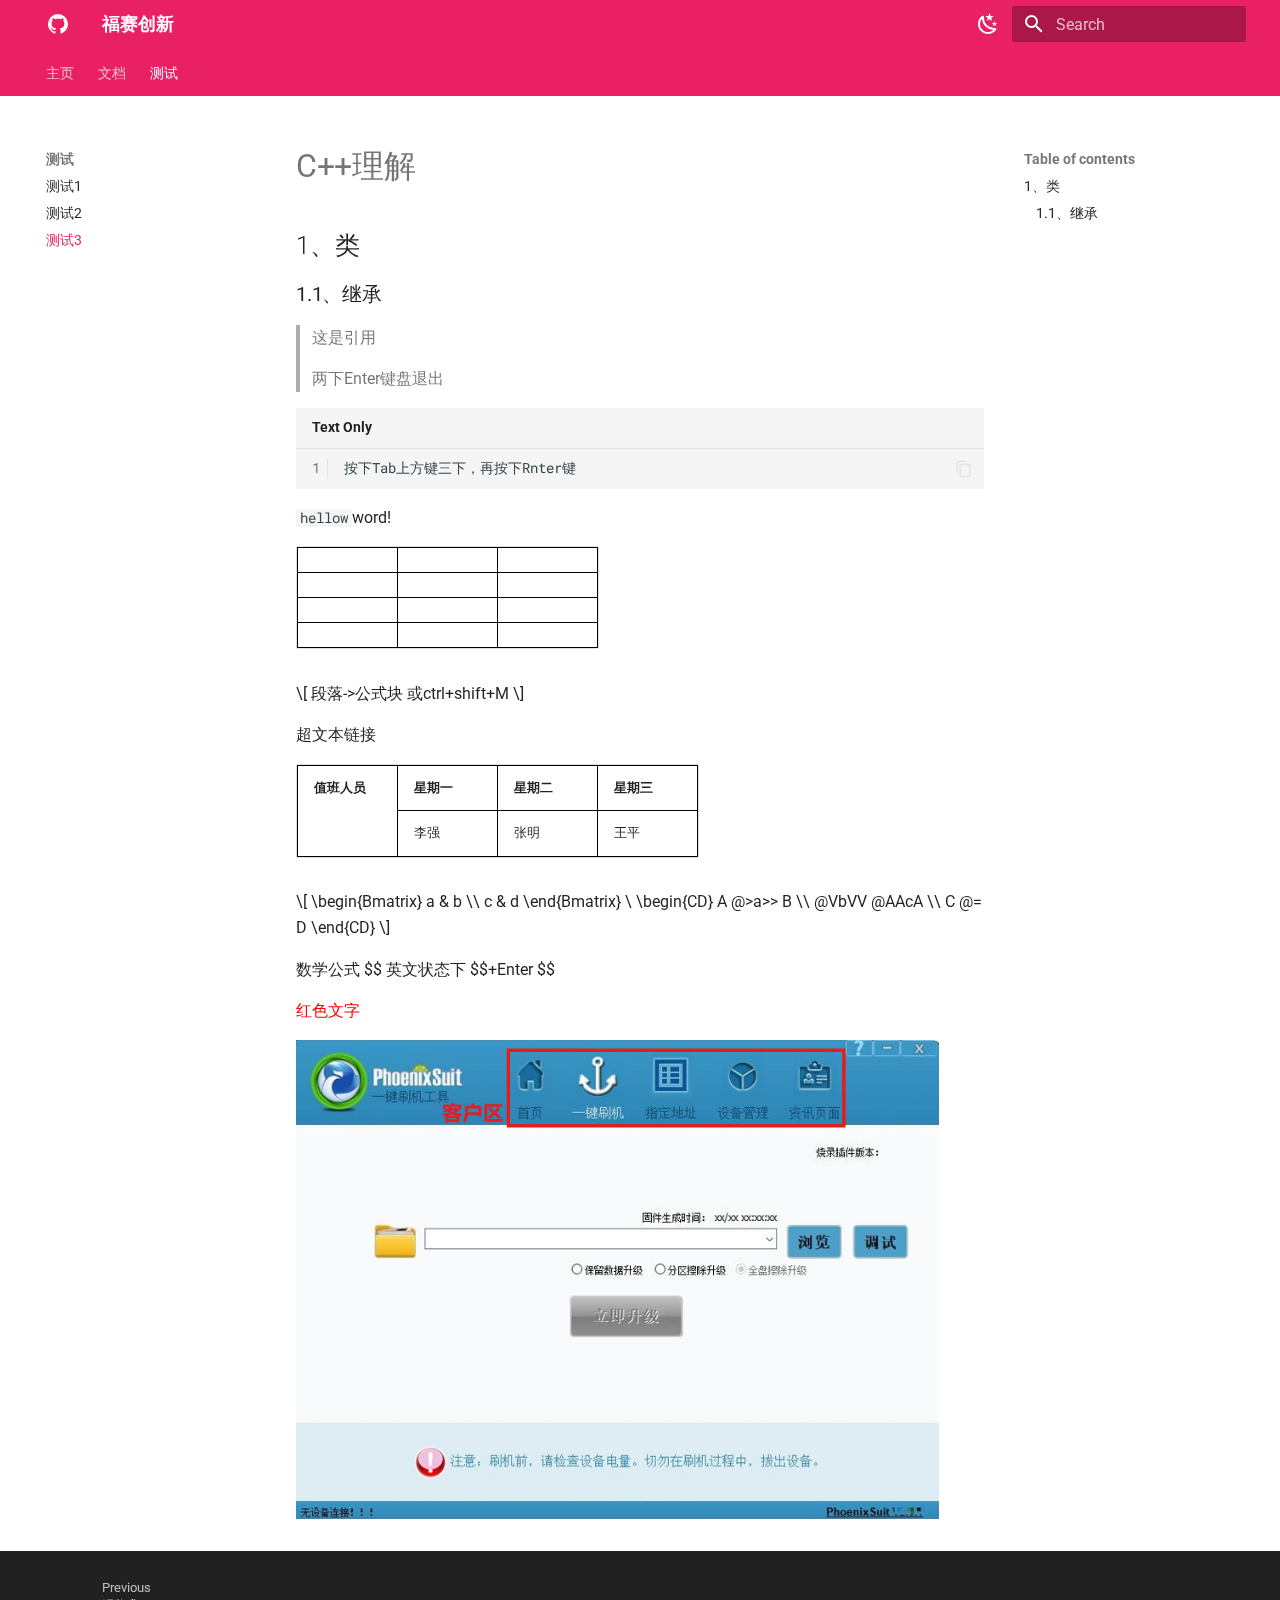
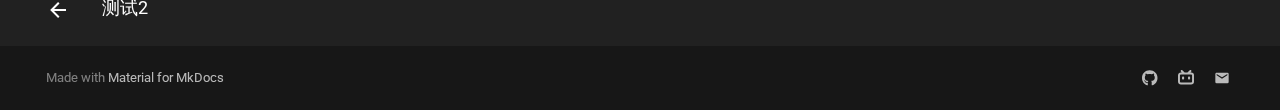
<file: markdown快捷键测试/index.html>
<!doctype html>
<html lang="en" class="no-js">
  <head>
    
      <meta charset="utf-8">
      <meta name="viewport" content="width=device-width,initial-scale=1">
      
      
      
      
        <link rel="prev" href="../%E5%9B%9E%E8%B0%83%E5%87%BD%E6%95%B0/">
      
      
      
      <link rel="icon" href="../assets/images/favicon.png">
      <meta name="generator" content="mkdocs-1.6.0, mkdocs-material-9.5.29">
    
    
      
        <title>测试3 - 福赛创新</title>
      
    
    
      <link rel="stylesheet" href="../assets/stylesheets/main.76a95c52.min.css">
      
        
        <link rel="stylesheet" href="../assets/stylesheets/palette.06af60db.min.css">
      
      


    
    
      
    
    
      
        
        
        <link rel="preconnect" href="https://fonts.gstatic.com" crossorigin>
        <link rel="stylesheet" href="https://fonts.googleapis.com/css?family=Roboto:300,300i,400,400i,700,700i%7CRoboto+Mono:400,400i,700,700i&display=fallback">
        <style>:root{--md-text-font:"Roboto";--md-code-font:"Roboto Mono"}</style>
      
    
    
      <link rel="stylesheet" href="../extra.css">
    
    <script>__md_scope=new URL("..",location),__md_hash=e=>[...e].reduce((e,_)=>(e<<5)-e+_.charCodeAt(0),0),__md_get=(e,_=localStorage,t=__md_scope)=>JSON.parse(_.getItem(t.pathname+"."+e)),__md_set=(e,_,t=localStorage,a=__md_scope)=>{try{t.setItem(a.pathname+"."+e,JSON.stringify(_))}catch(e){}}</script>
    
      

    
    
    
  </head>
  
  
    
    
      
    
    
    
    
    <body dir="ltr" data-md-color-scheme="default" data-md-color-primary="pink" data-md-color-accent="pink">
  
    
    <input class="md-toggle" data-md-toggle="drawer" type="checkbox" id="__drawer" autocomplete="off">
    <input class="md-toggle" data-md-toggle="search" type="checkbox" id="__search" autocomplete="off">
    <label class="md-overlay" for="__drawer"></label>
    <div data-md-component="skip">
      
        
        <a href="#c" class="md-skip">
          Skip to content
        </a>
      
    </div>
    <div data-md-component="announce">
      
    </div>
    
    
      

<header class="md-header" data-md-component="header">
  <nav class="md-header__inner md-grid" aria-label="Header">
    <a href=".." title="福赛创新" class="md-header__button md-logo" aria-label="福赛创新" data-md-component="logo">
      
  
  <svg xmlns="http://www.w3.org/2000/svg" viewBox="0 0 24 24"><path d="M12 2A10 10 0 0 0 2 12c0 4.42 2.87 8.17 6.84 9.5.5.08.66-.23.66-.5v-1.69c-2.77.6-3.36-1.34-3.36-1.34-.46-1.16-1.11-1.47-1.11-1.47-.91-.62.07-.6.07-.6 1 .07 1.53 1.03 1.53 1.03.87 1.52 2.34 1.07 2.91.83.09-.65.35-1.09.63-1.34-2.22-.25-4.55-1.11-4.55-4.92 0-1.11.38-2 1.03-2.71-.1-.25-.45-1.29.1-2.64 0 0 .84-.27 2.75 1.02.79-.22 1.65-.33 2.5-.33.85 0 1.71.11 2.5.33 1.91-1.29 2.75-1.02 2.75-1.02.55 1.35.2 2.39.1 2.64.65.71 1.03 1.6 1.03 2.71 0 3.82-2.34 4.66-4.57 4.91.36.31.69.92.69 1.85V21c0 .27.16.59.67.5C19.14 20.16 22 16.42 22 12A10 10 0 0 0 12 2Z"/></svg>

    </a>
    <label class="md-header__button md-icon" for="__drawer">
      
      <svg xmlns="http://www.w3.org/2000/svg" viewBox="0 0 24 24"><path d="M3 6h18v2H3V6m0 5h18v2H3v-2m0 5h18v2H3v-2Z"/></svg>
    </label>
    <div class="md-header__title" data-md-component="header-title">
      <div class="md-header__ellipsis">
        <div class="md-header__topic">
          <span class="md-ellipsis">
            福赛创新
          </span>
        </div>
        <div class="md-header__topic" data-md-component="header-topic">
          <span class="md-ellipsis">
            
              测试3
            
          </span>
        </div>
      </div>
    </div>
    
      
        <form class="md-header__option" data-md-component="palette">
  
    
    
    
    <input class="md-option" data-md-color-media="(prefers-color-scheme: light)" data-md-color-scheme="default" data-md-color-primary="pink" data-md-color-accent="pink"  aria-label="切换到暗色模式"  type="radio" name="__palette" id="__palette_0">
    
      <label class="md-header__button md-icon" title="切换到暗色模式" for="__palette_1" hidden>
        <svg xmlns="http://www.w3.org/2000/svg" viewBox="0 0 24 24"><path d="m17.75 4.09-2.53 1.94.91 3.06-2.63-1.81-2.63 1.81.91-3.06-2.53-1.94L12.44 4l1.06-3 1.06 3 3.19.09m3.5 6.91-1.64 1.25.59 1.98-1.7-1.17-1.7 1.17.59-1.98L15.75 11l2.06-.05L18.5 9l.69 1.95 2.06.05m-2.28 4.95c.83-.08 1.72 1.1 1.19 1.85-.32.45-.66.87-1.08 1.27C15.17 23 8.84 23 4.94 19.07c-3.91-3.9-3.91-10.24 0-14.14.4-.4.82-.76 1.27-1.08.75-.53 1.93.36 1.85 1.19-.27 2.86.69 5.83 2.89 8.02a9.96 9.96 0 0 0 8.02 2.89m-1.64 2.02a12.08 12.08 0 0 1-7.8-3.47c-2.17-2.19-3.33-5-3.49-7.82-2.81 3.14-2.7 7.96.31 10.98 3.02 3.01 7.84 3.12 10.98.31Z"/></svg>
      </label>
    
  
    
    
    
    <input class="md-option" data-md-color-media="(prefers-color-scheme: dark)" data-md-color-scheme="slate" data-md-color-primary="pink" data-md-color-accent="pink"  aria-label="切换到亮色模式"  type="radio" name="__palette" id="__palette_1">
    
      <label class="md-header__button md-icon" title="切换到亮色模式" for="__palette_0" hidden>
        <svg xmlns="http://www.w3.org/2000/svg" viewBox="0 0 24 24"><path d="M12 7a5 5 0 0 1 5 5 5 5 0 0 1-5 5 5 5 0 0 1-5-5 5 5 0 0 1 5-5m0 2a3 3 0 0 0-3 3 3 3 0 0 0 3 3 3 3 0 0 0 3-3 3 3 0 0 0-3-3m0-7 2.39 3.42C13.65 5.15 12.84 5 12 5c-.84 0-1.65.15-2.39.42L12 2M3.34 7l4.16-.35A7.2 7.2 0 0 0 5.94 8.5c-.44.74-.69 1.5-.83 2.29L3.34 7m.02 10 1.76-3.77a7.131 7.131 0 0 0 2.38 4.14L3.36 17M20.65 7l-1.77 3.79a7.023 7.023 0 0 0-2.38-4.15l4.15.36m-.01 10-4.14.36c.59-.51 1.12-1.14 1.54-1.86.42-.73.69-1.5.83-2.29L20.64 17M12 22l-2.41-3.44c.74.27 1.55.44 2.41.44.82 0 1.63-.17 2.37-.44L12 22Z"/></svg>
      </label>
    
  
</form>
      
    
    
      <script>var media,input,key,value,palette=__md_get("__palette");if(palette&&palette.color){"(prefers-color-scheme)"===palette.color.media&&(media=matchMedia("(prefers-color-scheme: light)"),input=document.querySelector(media.matches?"[data-md-color-media='(prefers-color-scheme: light)']":"[data-md-color-media='(prefers-color-scheme: dark)']"),palette.color.media=input.getAttribute("data-md-color-media"),palette.color.scheme=input.getAttribute("data-md-color-scheme"),palette.color.primary=input.getAttribute("data-md-color-primary"),palette.color.accent=input.getAttribute("data-md-color-accent"));for([key,value]of Object.entries(palette.color))document.body.setAttribute("data-md-color-"+key,value)}</script>
    
    
    
      <label class="md-header__button md-icon" for="__search">
        
        <svg xmlns="http://www.w3.org/2000/svg" viewBox="0 0 24 24"><path d="M9.5 3A6.5 6.5 0 0 1 16 9.5c0 1.61-.59 3.09-1.56 4.23l.27.27h.79l5 5-1.5 1.5-5-5v-.79l-.27-.27A6.516 6.516 0 0 1 9.5 16 6.5 6.5 0 0 1 3 9.5 6.5 6.5 0 0 1 9.5 3m0 2C7 5 5 7 5 9.5S7 14 9.5 14 14 12 14 9.5 12 5 9.5 5Z"/></svg>
      </label>
      <div class="md-search" data-md-component="search" role="dialog">
  <label class="md-search__overlay" for="__search"></label>
  <div class="md-search__inner" role="search">
    <form class="md-search__form" name="search">
      <input type="text" class="md-search__input" name="query" aria-label="Search" placeholder="Search" autocapitalize="off" autocorrect="off" autocomplete="off" spellcheck="false" data-md-component="search-query" required>
      <label class="md-search__icon md-icon" for="__search">
        
        <svg xmlns="http://www.w3.org/2000/svg" viewBox="0 0 24 24"><path d="M9.5 3A6.5 6.5 0 0 1 16 9.5c0 1.61-.59 3.09-1.56 4.23l.27.27h.79l5 5-1.5 1.5-5-5v-.79l-.27-.27A6.516 6.516 0 0 1 9.5 16 6.5 6.5 0 0 1 3 9.5 6.5 6.5 0 0 1 9.5 3m0 2C7 5 5 7 5 9.5S7 14 9.5 14 14 12 14 9.5 12 5 9.5 5Z"/></svg>
        
        <svg xmlns="http://www.w3.org/2000/svg" viewBox="0 0 24 24"><path d="M20 11v2H8l5.5 5.5-1.42 1.42L4.16 12l7.92-7.92L13.5 5.5 8 11h12Z"/></svg>
      </label>
      <nav class="md-search__options" aria-label="Search">
        
          <a href="javascript:void(0)" class="md-search__icon md-icon" title="Share" aria-label="Share" data-clipboard data-clipboard-text="" data-md-component="search-share" tabindex="-1">
            
            <svg xmlns="http://www.w3.org/2000/svg" viewBox="0 0 24 24"><path d="M18 16.08c-.76 0-1.44.3-1.96.77L8.91 12.7c.05-.23.09-.46.09-.7 0-.24-.04-.47-.09-.7l7.05-4.11c.54.5 1.25.81 2.04.81a3 3 0 0 0 3-3 3 3 0 0 0-3-3 3 3 0 0 0-3 3c0 .24.04.47.09.7L8.04 9.81C7.5 9.31 6.79 9 6 9a3 3 0 0 0-3 3 3 3 0 0 0 3 3c.79 0 1.5-.31 2.04-.81l7.12 4.15c-.05.21-.08.43-.08.66 0 1.61 1.31 2.91 2.92 2.91 1.61 0 2.92-1.3 2.92-2.91A2.92 2.92 0 0 0 18 16.08Z"/></svg>
          </a>
        
        <button type="reset" class="md-search__icon md-icon" title="Clear" aria-label="Clear" tabindex="-1">
          
          <svg xmlns="http://www.w3.org/2000/svg" viewBox="0 0 24 24"><path d="M19 6.41 17.59 5 12 10.59 6.41 5 5 6.41 10.59 12 5 17.59 6.41 19 12 13.41 17.59 19 19 17.59 13.41 12 19 6.41Z"/></svg>
        </button>
      </nav>
      
        <div class="md-search__suggest" data-md-component="search-suggest"></div>
      
    </form>
    <div class="md-search__output">
      <div class="md-search__scrollwrap" tabindex="0" data-md-scrollfix>
        <div class="md-search-result" data-md-component="search-result">
          <div class="md-search-result__meta">
            Initializing search
          </div>
          <ol class="md-search-result__list" role="presentation"></ol>
        </div>
      </div>
    </div>
  </div>
</div>
    
    
  </nav>
  
</header>
    
    <div class="md-container" data-md-component="container">
      
      
        
          
            
<nav class="md-tabs" aria-label="Tabs" data-md-component="tabs">
  <div class="md-grid">
    <ul class="md-tabs__list">
      
        
  
  
  
    <li class="md-tabs__item">
      <a href=".." class="md-tabs__link">
        
  
    
  
  主页

      </a>
    </li>
  

      
        
  
  
  
    
    
      <li class="md-tabs__item">
        <a href="../tina_v316-sdv_uart0/tina_v316-sdv_uart0/" class="md-tabs__link">
          
  
  文档

        </a>
      </li>
    
  

      
        
  
  
    
  
  
    
    
      <li class="md-tabs__item md-tabs__item--active">
        <a href="../V316_download/" class="md-tabs__link">
          
  
  测试

        </a>
      </li>
    
  

      
    </ul>
  </div>
</nav>
          
        
      
      <main class="md-main" data-md-component="main">
        <div class="md-main__inner md-grid">
          
            
              
              <div class="md-sidebar md-sidebar--primary" data-md-component="sidebar" data-md-type="navigation" >
                <div class="md-sidebar__scrollwrap">
                  <div class="md-sidebar__inner">
                    


  


<nav class="md-nav md-nav--primary md-nav--lifted" aria-label="Navigation" data-md-level="0">
  <label class="md-nav__title" for="__drawer">
    <a href=".." title="福赛创新" class="md-nav__button md-logo" aria-label="福赛创新" data-md-component="logo">
      
  
  <svg xmlns="http://www.w3.org/2000/svg" viewBox="0 0 24 24"><path d="M12 2A10 10 0 0 0 2 12c0 4.42 2.87 8.17 6.84 9.5.5.08.66-.23.66-.5v-1.69c-2.77.6-3.36-1.34-3.36-1.34-.46-1.16-1.11-1.47-1.11-1.47-.91-.62.07-.6.07-.6 1 .07 1.53 1.03 1.53 1.03.87 1.52 2.34 1.07 2.91.83.09-.65.35-1.09.63-1.34-2.22-.25-4.55-1.11-4.55-4.92 0-1.11.38-2 1.03-2.71-.1-.25-.45-1.29.1-2.64 0 0 .84-.27 2.75 1.02.79-.22 1.65-.33 2.5-.33.85 0 1.71.11 2.5.33 1.91-1.29 2.75-1.02 2.75-1.02.55 1.35.2 2.39.1 2.64.65.71 1.03 1.6 1.03 2.71 0 3.82-2.34 4.66-4.57 4.91.36.31.69.92.69 1.85V21c0 .27.16.59.67.5C19.14 20.16 22 16.42 22 12A10 10 0 0 0 12 2Z"/></svg>

    </a>
    福赛创新
  </label>
  
  <ul class="md-nav__list" data-md-scrollfix>
    
      
      
  
  
  
  
    <li class="md-nav__item">
      <a href=".." class="md-nav__link">
        
  
  <span class="md-ellipsis">
    主页
  </span>
  

      </a>
    </li>
  

    
      
      
  
  
  
  
    
    
    
      
      
        
      
    
    
      
        
        
      
    
    <li class="md-nav__item md-nav__item--pruned md-nav__item--nested">
      
        
  
  
    <a href="../tina_v316-sdv_uart0/tina_v316-sdv_uart0/" class="md-nav__link">
      
  
  <span class="md-ellipsis">
    文档
  </span>
  

      
        <span class="md-nav__icon md-icon"></span>
      
    </a>
  

      
    </li>
  

    
      
      
  
  
    
  
  
  
    
    
    
      
        
        
      
      
        
      
    
    
      
    
    <li class="md-nav__item md-nav__item--active md-nav__item--section md-nav__item--nested">
      
        
        
        <input class="md-nav__toggle md-toggle " type="checkbox" id="__nav_3" checked>
        
          
          <label class="md-nav__link" for="__nav_3" id="__nav_3_label" tabindex="">
            
  
  <span class="md-ellipsis">
    测试
  </span>
  

            <span class="md-nav__icon md-icon"></span>
          </label>
        
        <nav class="md-nav" data-md-level="1" aria-labelledby="__nav_3_label" aria-expanded="true">
          <label class="md-nav__title" for="__nav_3">
            <span class="md-nav__icon md-icon"></span>
            测试
          </label>
          <ul class="md-nav__list" data-md-scrollfix>
            
              
                
  
  
  
  
    <li class="md-nav__item">
      <a href="../V316_download/" class="md-nav__link">
        
  
  <span class="md-ellipsis">
    测试1
  </span>
  

      </a>
    </li>
  

              
            
              
                
  
  
  
  
    <li class="md-nav__item">
      <a href="../%E5%9B%9E%E8%B0%83%E5%87%BD%E6%95%B0/" class="md-nav__link">
        
  
  <span class="md-ellipsis">
    测试2
  </span>
  

      </a>
    </li>
  

              
            
              
                
  
  
    
  
  
  
    <li class="md-nav__item md-nav__item--active">
      
      <input class="md-nav__toggle md-toggle" type="checkbox" id="__toc">
      
      
        
      
      
        <label class="md-nav__link md-nav__link--active" for="__toc">
          
  
  <span class="md-ellipsis">
    测试3
  </span>
  

          <span class="md-nav__icon md-icon"></span>
        </label>
      
      <a href="./" class="md-nav__link md-nav__link--active">
        
  
  <span class="md-ellipsis">
    测试3
  </span>
  

      </a>
      
        

<nav class="md-nav md-nav--secondary" aria-label="Table of contents">
  
  
  
    
  
  
    <label class="md-nav__title" for="__toc">
      <span class="md-nav__icon md-icon"></span>
      Table of contents
    </label>
    <ul class="md-nav__list" data-md-component="toc" data-md-scrollfix>
      
        <li class="md-nav__item">
  <a href="#1" class="md-nav__link">
    <span class="md-ellipsis">
      1、类
    </span>
  </a>
  
    <nav class="md-nav" aria-label="1、类">
      <ul class="md-nav__list">
        
          <li class="md-nav__item">
  <a href="#11" class="md-nav__link">
    <span class="md-ellipsis">
      1.1、继承
    </span>
  </a>
  
</li>
        
      </ul>
    </nav>
  
</li>
      
    </ul>
  
</nav>
      
    </li>
  

              
            
          </ul>
        </nav>
      
    </li>
  

    
  </ul>
</nav>
                  </div>
                </div>
              </div>
            
            
              
              <div class="md-sidebar md-sidebar--secondary" data-md-component="sidebar" data-md-type="toc" >
                <div class="md-sidebar__scrollwrap">
                  <div class="md-sidebar__inner">
                    

<nav class="md-nav md-nav--secondary" aria-label="Table of contents">
  
  
  
    
  
  
    <label class="md-nav__title" for="__toc">
      <span class="md-nav__icon md-icon"></span>
      Table of contents
    </label>
    <ul class="md-nav__list" data-md-component="toc" data-md-scrollfix>
      
        <li class="md-nav__item">
  <a href="#1" class="md-nav__link">
    <span class="md-ellipsis">
      1、类
    </span>
  </a>
  
    <nav class="md-nav" aria-label="1、类">
      <ul class="md-nav__list">
        
          <li class="md-nav__item">
  <a href="#11" class="md-nav__link">
    <span class="md-ellipsis">
      1.1、继承
    </span>
  </a>
  
</li>
        
      </ul>
    </nav>
  
</li>
      
    </ul>
  
</nav>
                  </div>
                </div>
              </div>
            
          
          
            <div class="md-content" data-md-component="content">
              <article class="md-content__inner md-typeset">
                
                  


<h1 id="c"><strong>C++理解</strong><a class="headerlink" href="#c" title="Permanent link">&para;</a></h1>
<h2 id="1">1、类<a class="headerlink" href="#1" title="Permanent link">&para;</a></h2>
<h3 id="11">1.1、继承<a class="headerlink" href="#11" title="Permanent link">&para;</a></h3>
<blockquote>
<p>这是引用</p>
<p>两下Enter键盘退出</p>
</blockquote>
<div class="language-text highlight"><span class="filename">Text Only</span><pre><span></span><code><a id="__codelineno-0-1" name="__codelineno-0-1"></a><a href="#__codelineno-0-1"><span class="linenos" data-linenos="1 "></span></a>按下Tab上方键三下，再按下Rnter键
</code></pre></div>
<p><code>hellow</code>word!</p>
<table>
<thead>
<tr>
<th></th>
<th></th>
<th></th>
</tr>
</thead>
<tbody>
<tr>
<td></td>
<td></td>
<td></td>
</tr>
<tr>
<td></td>
<td></td>
<td></td>
</tr>
<tr>
<td></td>
<td></td>
<td></td>
</tr>
</tbody>
</table>
<div class="arithmatex">\[
段落-&gt;公式块
或ctrl+shift+M
\]</div>
<p>超文本链接</p>
<table>
    <tr>
        <th rowspan="2">值班人员</th>
        <th>星期一</th>
        <th>星期二</th>
        <th>星期三</th>
    </tr>
    <tr>
        <td>李强</td>
        <td>张明</td>
        <td>王平</td>
    </tr>
</table>

<div class="arithmatex">\[
\begin{Bmatrix}
   a &amp; b \\
   c &amp; d
\end{Bmatrix}
\  
\begin{CD}
   A @&gt;a&gt;&gt; B \\
@VbVV @AAcA \\
   C @= D
\end{CD}
\]</div>
<p>数学公式
$$
英文状态下 $$+Enter
$$</p>
<p><font color="red">红色文字</font></p>
<p><img src="/assets/image-20240718151200941.png" alt="image-20240718151200941" style="zoom:85%;" /></p>












                
              </article>
            </div>
          
          
<script>var target=document.getElementById(location.hash.slice(1));target&&target.name&&(target.checked=target.name.startsWith("__tabbed_"))</script>
        </div>
        
          <button type="button" class="md-top md-icon" data-md-component="top" hidden>
  
  <svg xmlns="http://www.w3.org/2000/svg" viewBox="0 0 24 24"><path d="M13 20h-2V8l-5.5 5.5-1.42-1.42L12 4.16l7.92 7.92-1.42 1.42L13 8v12Z"/></svg>
  Back to top
</button>
        
      </main>
      
        <footer class="md-footer">
  
    
      
      <nav class="md-footer__inner md-grid" aria-label="Footer" >
        
          
          <a href="../%E5%9B%9E%E8%B0%83%E5%87%BD%E6%95%B0/" class="md-footer__link md-footer__link--prev" aria-label="Previous: 测试2">
            <div class="md-footer__button md-icon">
              
              <svg xmlns="http://www.w3.org/2000/svg" viewBox="0 0 24 24"><path d="M20 11v2H8l5.5 5.5-1.42 1.42L4.16 12l7.92-7.92L13.5 5.5 8 11h12Z"/></svg>
            </div>
            <div class="md-footer__title">
              <span class="md-footer__direction">
                Previous
              </span>
              <div class="md-ellipsis">
                测试2
              </div>
            </div>
          </a>
        
        
      </nav>
    
  
  <div class="md-footer-meta md-typeset">
    <div class="md-footer-meta__inner md-grid">
      <div class="md-copyright">
  
  
    Made with
    <a href="https://squidfunk.github.io/mkdocs-material/" target="_blank" rel="noopener">
      Material for MkDocs
    </a>
  
</div>
      
        <div class="md-social">
  
    
    
    
    
    <a href="https://github.com/SongTao2021" target="_blank" rel="noopener" title="GitHub" class="md-social__link">
      <svg xmlns="http://www.w3.org/2000/svg" viewBox="0 0 496 512"><!--! Font Awesome Free 6.5.2 by @fontawesome - https://fontawesome.com License - https://fontawesome.com/license/free (Icons: CC BY 4.0, Fonts: SIL OFL 1.1, Code: MIT License) Copyright 2024 Fonticons, Inc.--><path d="M165.9 397.4c0 2-2.3 3.6-5.2 3.6-3.3.3-5.6-1.3-5.6-3.6 0-2 2.3-3.6 5.2-3.6 3-.3 5.6 1.3 5.6 3.6zm-31.1-4.5c-.7 2 1.3 4.3 4.3 4.9 2.6 1 5.6 0 6.2-2s-1.3-4.3-4.3-5.2c-2.6-.7-5.5.3-6.2 2.3zm44.2-1.7c-2.9.7-4.9 2.6-4.6 4.9.3 2 2.9 3.3 5.9 2.6 2.9-.7 4.9-2.6 4.6-4.6-.3-1.9-3-3.2-5.9-2.9zM244.8 8C106.1 8 0 113.3 0 252c0 110.9 69.8 205.8 169.5 239.2 12.8 2.3 17.3-5.6 17.3-12.1 0-6.2-.3-40.4-.3-61.4 0 0-70 15-84.7-29.8 0 0-11.4-29.1-27.8-36.6 0 0-22.9-15.7 1.6-15.4 0 0 24.9 2 38.6 25.8 21.9 38.6 58.6 27.5 72.9 20.9 2.3-16 8.8-27.1 16-33.7-55.9-6.2-112.3-14.3-112.3-110.5 0-27.5 7.6-41.3 23.6-58.9-2.6-6.5-11.1-33.3 2.6-67.9 20.9-6.5 69 27 69 27 20-5.6 41.5-8.5 62.8-8.5s42.8 2.9 62.8 8.5c0 0 48.1-33.6 69-27 13.7 34.7 5.2 61.4 2.6 67.9 16 17.7 25.8 31.5 25.8 58.9 0 96.5-58.9 104.2-114.8 110.5 9.2 7.9 17 22.9 17 46.4 0 33.7-.3 75.4-.3 83.6 0 6.5 4.6 14.4 17.3 12.1C428.2 457.8 496 362.9 496 252 496 113.3 383.5 8 244.8 8zM97.2 352.9c-1.3 1-1 3.3.7 5.2 1.6 1.6 3.9 2.3 5.2 1 1.3-1 1-3.3-.7-5.2-1.6-1.6-3.9-2.3-5.2-1zm-10.8-8.1c-.7 1.3.3 2.9 2.3 3.9 1.6 1 3.6.7 4.3-.7.7-1.3-.3-2.9-2.3-3.9-2-.6-3.6-.3-4.3.7zm32.4 35.6c-1.6 1.3-1 4.3 1.3 6.2 2.3 2.3 5.2 2.6 6.5 1 1.3-1.3.7-4.3-1.3-6.2-2.2-2.3-5.2-2.6-6.5-1zm-11.4-14.7c-1.6 1-1.6 3.6 0 5.9 1.6 2.3 4.3 3.3 5.6 2.3 1.6-1.3 1.6-3.9 0-6.2-1.4-2.3-4-3.3-5.6-2z"/></svg>
    </a>
  
    
    
    
    
    <a href="https://space.bilibili.com/507700169" target="_blank" rel="noopener" title="Bilibili" class="md-social__link">
      <svg xmlns="http://www.w3.org/2000/svg" viewBox="0 0 512 512"><!--! Font Awesome Free 6.5.2 by @fontawesome - https://fontawesome.com License - https://fontawesome.com/license/free (Icons: CC BY 4.0, Fonts: SIL OFL 1.1, Code: MIT License) Copyright 2024 Fonticons, Inc.--><path d="M488.6 104.1c16.7 18.1 24.4 39.7 23.3 65.7v202.4c-.4 26.4-9.2 48.1-26.5 65.1-17.2 17-39.1 25.9-65.5 26.7H92.02c-26.45-.8-48.21-9.8-65.28-27.2C9.682 419.4.767 396.5 0 368.2V169.8c.767-26 9.682-47.6 26.74-65.7C43.81 87.75 65.57 78.77 92.02 78h29.38L96.05 52.19c-5.75-5.73-8.63-13-8.63-21.79 0-8.8 2.88-16.06 8.63-21.797C101.8 2.868 109.1 0 117.9 0s16.1 2.868 21.9 8.603L213.1 78h88l74.5-69.397C381.7 2.868 389.2 0 398 0c8.8 0 16.1 2.868 21.9 8.603 5.7 5.737 8.6 12.997 8.6 21.797 0 8.79-2.9 16.06-8.6 21.79L394.6 78h29.3c26.4.77 48 9.75 64.7 26.1zm-38.8 69.7c-.4-9.6-3.7-17.4-10.7-23.5-5.2-6.1-14-9.4-22.7-9.8H96.05c-9.59.4-17.45 3.7-23.58 9.8-6.14 6.1-9.4 13.9-9.78 23.5v194.4c0 9.2 3.26 17 9.78 23.5s14.38 9.8 23.58 9.8H416.4c9.2 0 17-3.3 23.3-9.8 6.3-6.5 9.7-14.3 10.1-23.5V173.8zm-264.3 42.7c6.3 6.3 9.7 14.1 10.1 23.2V273c-.4 9.2-3.7 16.9-9.8 23.2-6.2 6.3-14 9.5-23.6 9.5-9.6 0-17.5-3.2-23.6-9.5-6.1-6.3-9.4-14-9.8-23.2v-33.3c.4-9.1 3.8-16.9 10.1-23.2 6.3-6.3 13.2-9.6 23.3-10 9.2.4 17 3.7 23.3 10zm191.5 0c6.3 6.3 9.7 14.1 10.1 23.2V273c-.4 9.2-3.7 16.9-9.8 23.2-6.1 6.3-14 9.5-23.6 9.5-9.6 0-17.4-3.2-23.6-9.5-7-6.3-9.4-14-9.7-23.2v-33.3c.3-9.1 3.7-16.9 10-23.2 6.3-6.3 14.1-9.6 23.3-10 9.2.4 17 3.7 23.3 10z"/></svg>
    </a>
  
    
    
    
    
    <a href="Python调包侠:<807053269@qq.com>" target="_blank" rel="noopener" title="Email" class="md-social__link">
      <svg xmlns="http://www.w3.org/2000/svg" viewBox="0 0 24 24"><path d="m20 8-8 5-8-5V6l8 5 8-5m0-2H4c-1.11 0-2 .89-2 2v12a2 2 0 0 0 2 2h16a2 2 0 0 0 2-2V6a2 2 0 0 0-2-2Z"/></svg>
    </a>
  
</div>
      
    </div>
  </div>
</footer>
      
    </div>
    <div class="md-dialog" data-md-component="dialog">
      <div class="md-dialog__inner md-typeset"></div>
    </div>
    
    
    <script id="__config" type="application/json">{"base": "..", "features": ["navigation.instant", "navigation.tabs", "navigation.tracking", "navigation.sections", "navigation.expand", "navigation.prune", "toc.follow", "navigation.top", "search.suggest", "search.highlight", "search.share", "navigation.footer", "content.code.copy"], "search": "../assets/javascripts/workers/search.b8dbb3d2.min.js", "translations": {"clipboard.copied": "Copied to clipboard", "clipboard.copy": "Copy to clipboard", "search.result.more.one": "1 more on this page", "search.result.more.other": "# more on this page", "search.result.none": "No matching documents", "search.result.one": "1 matching document", "search.result.other": "# matching documents", "search.result.placeholder": "Type to start searching", "search.result.term.missing": "Missing", "select.version": "Select version"}}</script>
    
    
      <script src="../assets/javascripts/bundle.fe8b6f2b.min.js"></script>
      
    
  </body>
</html>
</file>
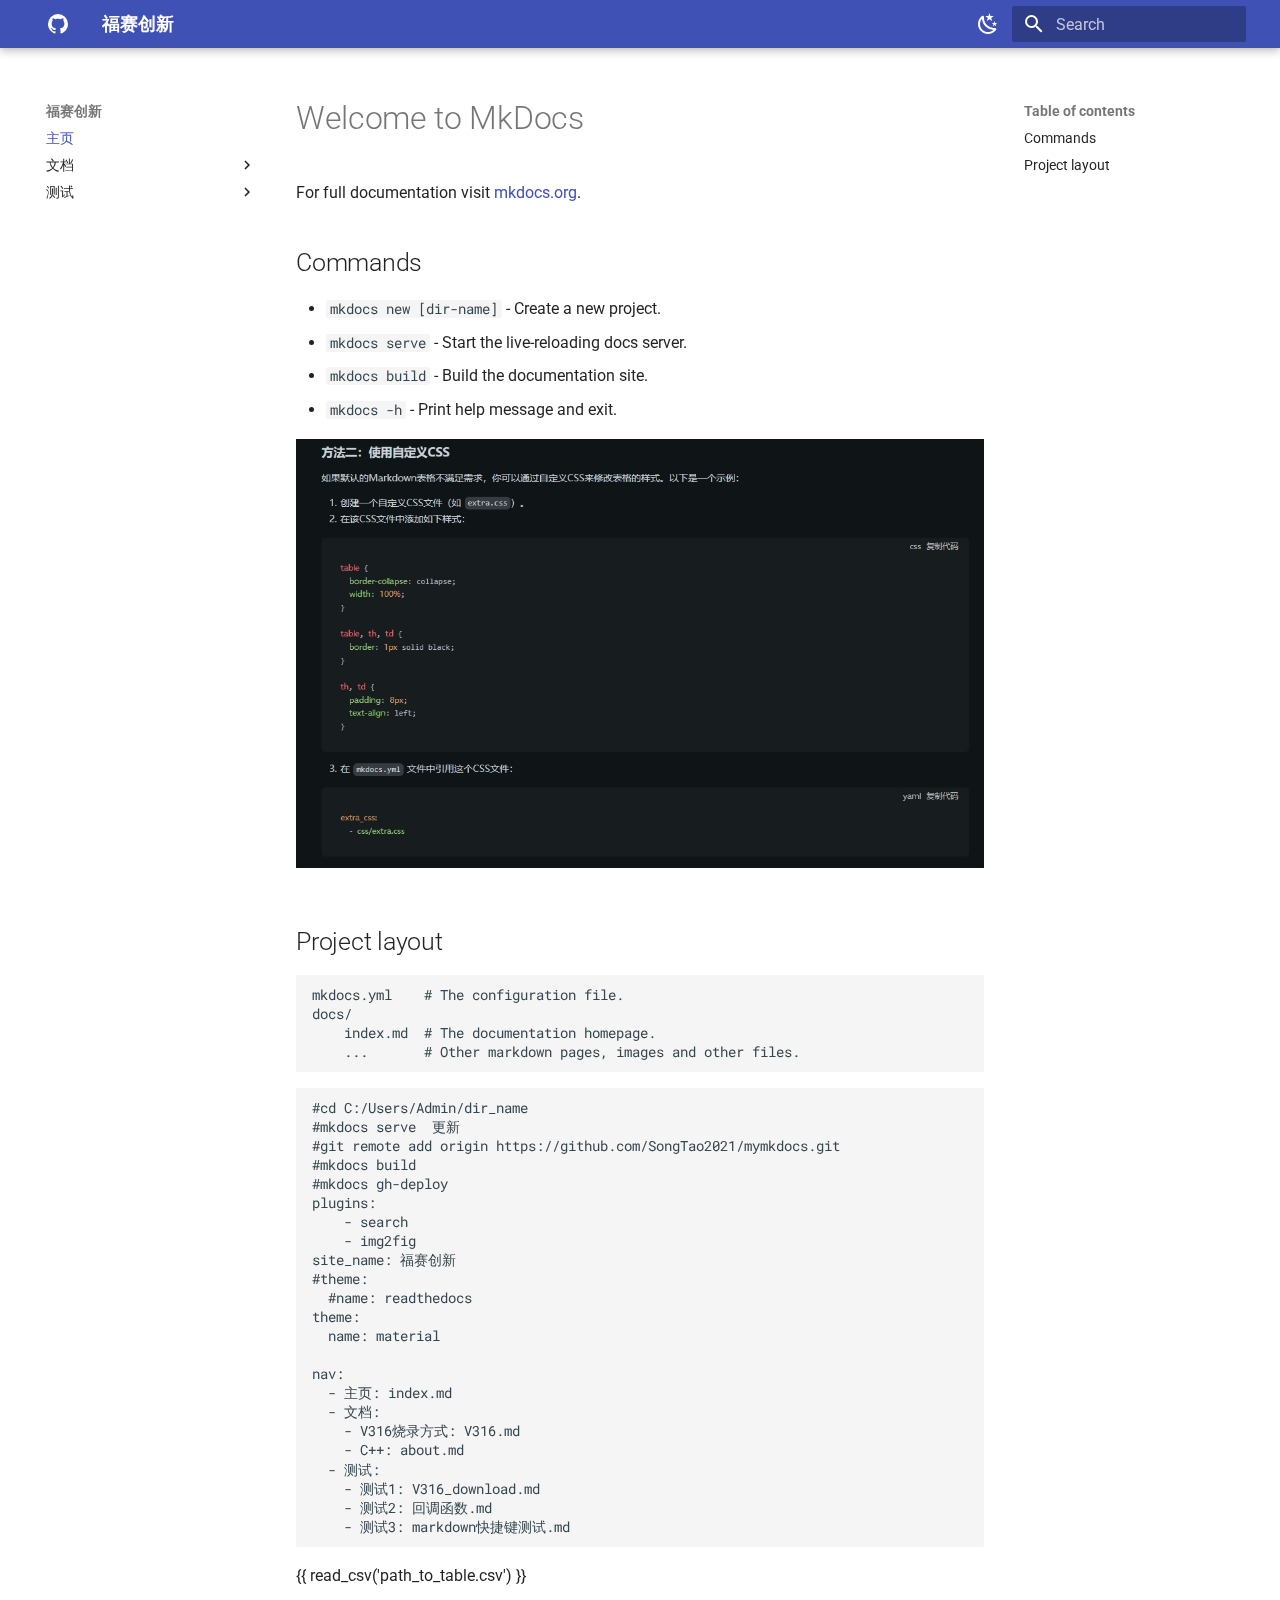
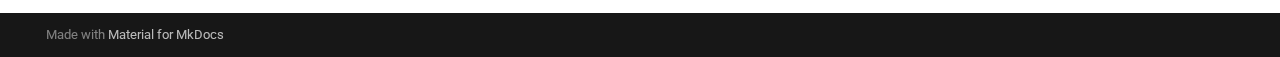
<file: site/index.html>
<!doctype html>
<html lang="en" class="no-js">
  <head>
    
      <meta charset="utf-8">
      <meta name="viewport" content="width=device-width,initial-scale=1">
      
      
      
      
      
        <link rel="next" href="V316/">
      
      
      <link rel="icon" href="assets/images/favicon.png">
      <meta name="generator" content="mkdocs-1.6.0, mkdocs-material-9.5.29">
    
    
      
        <title>福赛创新</title>
      
    
    
      <link rel="stylesheet" href="assets/stylesheets/main.76a95c52.min.css">
      
        
        <link rel="stylesheet" href="assets/stylesheets/palette.06af60db.min.css">
      
      


    
    
      
    
    
      
        
        
        <link rel="preconnect" href="https://fonts.gstatic.com" crossorigin>
        <link rel="stylesheet" href="https://fonts.googleapis.com/css?family=Roboto:300,300i,400,400i,700,700i%7CRoboto+Mono:400,400i,700,700i&display=fallback">
        <style>:root{--md-text-font:"Roboto";--md-code-font:"Roboto Mono"}</style>
      
    
    
      <link rel="stylesheet" href="extra.css">
    
    <script>__md_scope=new URL(".",location),__md_hash=e=>[...e].reduce((e,_)=>(e<<5)-e+_.charCodeAt(0),0),__md_get=(e,_=localStorage,t=__md_scope)=>JSON.parse(_.getItem(t.pathname+"."+e)),__md_set=(e,_,t=localStorage,a=__md_scope)=>{try{t.setItem(a.pathname+"."+e,JSON.stringify(_))}catch(e){}}</script>
    
      

    
    
    
  </head>
  
  
    
    
      
    
    
    
    
    <body dir="ltr" data-md-color-scheme="default" data-md-color-primary="indigo" data-md-color-accent="indigo">
  
    
    <input class="md-toggle" data-md-toggle="drawer" type="checkbox" id="__drawer" autocomplete="off">
    <input class="md-toggle" data-md-toggle="search" type="checkbox" id="__search" autocomplete="off">
    <label class="md-overlay" for="__drawer"></label>
    <div data-md-component="skip">
      
        
        <a href="#welcome-to-mkdocs" class="md-skip">
          Skip to content
        </a>
      
    </div>
    <div data-md-component="announce">
      
    </div>
    
    
      

  

<header class="md-header md-header--shadow" data-md-component="header">
  <nav class="md-header__inner md-grid" aria-label="Header">
    <a href="." title="福赛创新" class="md-header__button md-logo" aria-label="福赛创新" data-md-component="logo">
      
  
  <svg xmlns="http://www.w3.org/2000/svg" viewBox="0 0 24 24"><path d="M12 2A10 10 0 0 0 2 12c0 4.42 2.87 8.17 6.84 9.5.5.08.66-.23.66-.5v-1.69c-2.77.6-3.36-1.34-3.36-1.34-.46-1.16-1.11-1.47-1.11-1.47-.91-.62.07-.6.07-.6 1 .07 1.53 1.03 1.53 1.03.87 1.52 2.34 1.07 2.91.83.09-.65.35-1.09.63-1.34-2.22-.25-4.55-1.11-4.55-4.92 0-1.11.38-2 1.03-2.71-.1-.25-.45-1.29.1-2.64 0 0 .84-.27 2.75 1.02.79-.22 1.65-.33 2.5-.33.85 0 1.71.11 2.5.33 1.91-1.29 2.75-1.02 2.75-1.02.55 1.35.2 2.39.1 2.64.65.71 1.03 1.6 1.03 2.71 0 3.82-2.34 4.66-4.57 4.91.36.31.69.92.69 1.85V21c0 .27.16.59.67.5C19.14 20.16 22 16.42 22 12A10 10 0 0 0 12 2Z"/></svg>

    </a>
    <label class="md-header__button md-icon" for="__drawer">
      
      <svg xmlns="http://www.w3.org/2000/svg" viewBox="0 0 24 24"><path d="M3 6h18v2H3V6m0 5h18v2H3v-2m0 5h18v2H3v-2Z"/></svg>
    </label>
    <div class="md-header__title" data-md-component="header-title">
      <div class="md-header__ellipsis">
        <div class="md-header__topic">
          <span class="md-ellipsis">
            福赛创新
          </span>
        </div>
        <div class="md-header__topic" data-md-component="header-topic">
          <span class="md-ellipsis">
            
              主页
            
          </span>
        </div>
      </div>
    </div>
    
      
        <form class="md-header__option" data-md-component="palette">
  
    
    
    
    <input class="md-option" data-md-color-media="" data-md-color-scheme="default" data-md-color-primary="indigo" data-md-color-accent="indigo"  aria-label="切换到暗色模式"  type="radio" name="__palette" id="__palette_0">
    
      <label class="md-header__button md-icon" title="切换到暗色模式" for="__palette_1" hidden>
        <svg xmlns="http://www.w3.org/2000/svg" viewBox="0 0 24 24"><path d="m17.75 4.09-2.53 1.94.91 3.06-2.63-1.81-2.63 1.81.91-3.06-2.53-1.94L12.44 4l1.06-3 1.06 3 3.19.09m3.5 6.91-1.64 1.25.59 1.98-1.7-1.17-1.7 1.17.59-1.98L15.75 11l2.06-.05L18.5 9l.69 1.95 2.06.05m-2.28 4.95c.83-.08 1.72 1.1 1.19 1.85-.32.45-.66.87-1.08 1.27C15.17 23 8.84 23 4.94 19.07c-3.91-3.9-3.91-10.24 0-14.14.4-.4.82-.76 1.27-1.08.75-.53 1.93.36 1.85 1.19-.27 2.86.69 5.83 2.89 8.02a9.96 9.96 0 0 0 8.02 2.89m-1.64 2.02a12.08 12.08 0 0 1-7.8-3.47c-2.17-2.19-3.33-5-3.49-7.82-2.81 3.14-2.7 7.96.31 10.98 3.02 3.01 7.84 3.12 10.98.31Z"/></svg>
      </label>
    
  
    
    
    
    <input class="md-option" data-md-color-media="" data-md-color-scheme="slate" data-md-color-primary="indigo" data-md-color-accent="indigo"  aria-label="切换到亮色模式"  type="radio" name="__palette" id="__palette_1">
    
      <label class="md-header__button md-icon" title="切换到亮色模式" for="__palette_0" hidden>
        <svg xmlns="http://www.w3.org/2000/svg" viewBox="0 0 24 24"><path d="M12 7a5 5 0 0 1 5 5 5 5 0 0 1-5 5 5 5 0 0 1-5-5 5 5 0 0 1 5-5m0 2a3 3 0 0 0-3 3 3 3 0 0 0 3 3 3 3 0 0 0 3-3 3 3 0 0 0-3-3m0-7 2.39 3.42C13.65 5.15 12.84 5 12 5c-.84 0-1.65.15-2.39.42L12 2M3.34 7l4.16-.35A7.2 7.2 0 0 0 5.94 8.5c-.44.74-.69 1.5-.83 2.29L3.34 7m.02 10 1.76-3.77a7.131 7.131 0 0 0 2.38 4.14L3.36 17M20.65 7l-1.77 3.79a7.023 7.023 0 0 0-2.38-4.15l4.15.36m-.01 10-4.14.36c.59-.51 1.12-1.14 1.54-1.86.42-.73.69-1.5.83-2.29L20.64 17M12 22l-2.41-3.44c.74.27 1.55.44 2.41.44.82 0 1.63-.17 2.37-.44L12 22Z"/></svg>
      </label>
    
  
</form>
      
    
    
      <script>var media,input,key,value,palette=__md_get("__palette");if(palette&&palette.color){"(prefers-color-scheme)"===palette.color.media&&(media=matchMedia("(prefers-color-scheme: light)"),input=document.querySelector(media.matches?"[data-md-color-media='(prefers-color-scheme: light)']":"[data-md-color-media='(prefers-color-scheme: dark)']"),palette.color.media=input.getAttribute("data-md-color-media"),palette.color.scheme=input.getAttribute("data-md-color-scheme"),palette.color.primary=input.getAttribute("data-md-color-primary"),palette.color.accent=input.getAttribute("data-md-color-accent"));for([key,value]of Object.entries(palette.color))document.body.setAttribute("data-md-color-"+key,value)}</script>
    
    
    
      <label class="md-header__button md-icon" for="__search">
        
        <svg xmlns="http://www.w3.org/2000/svg" viewBox="0 0 24 24"><path d="M9.5 3A6.5 6.5 0 0 1 16 9.5c0 1.61-.59 3.09-1.56 4.23l.27.27h.79l5 5-1.5 1.5-5-5v-.79l-.27-.27A6.516 6.516 0 0 1 9.5 16 6.5 6.5 0 0 1 3 9.5 6.5 6.5 0 0 1 9.5 3m0 2C7 5 5 7 5 9.5S7 14 9.5 14 14 12 14 9.5 12 5 9.5 5Z"/></svg>
      </label>
      <div class="md-search" data-md-component="search" role="dialog">
  <label class="md-search__overlay" for="__search"></label>
  <div class="md-search__inner" role="search">
    <form class="md-search__form" name="search">
      <input type="text" class="md-search__input" name="query" aria-label="Search" placeholder="Search" autocapitalize="off" autocorrect="off" autocomplete="off" spellcheck="false" data-md-component="search-query" required>
      <label class="md-search__icon md-icon" for="__search">
        
        <svg xmlns="http://www.w3.org/2000/svg" viewBox="0 0 24 24"><path d="M9.5 3A6.5 6.5 0 0 1 16 9.5c0 1.61-.59 3.09-1.56 4.23l.27.27h.79l5 5-1.5 1.5-5-5v-.79l-.27-.27A6.516 6.516 0 0 1 9.5 16 6.5 6.5 0 0 1 3 9.5 6.5 6.5 0 0 1 9.5 3m0 2C7 5 5 7 5 9.5S7 14 9.5 14 14 12 14 9.5 12 5 9.5 5Z"/></svg>
        
        <svg xmlns="http://www.w3.org/2000/svg" viewBox="0 0 24 24"><path d="M20 11v2H8l5.5 5.5-1.42 1.42L4.16 12l7.92-7.92L13.5 5.5 8 11h12Z"/></svg>
      </label>
      <nav class="md-search__options" aria-label="Search">
        
        <button type="reset" class="md-search__icon md-icon" title="Clear" aria-label="Clear" tabindex="-1">
          
          <svg xmlns="http://www.w3.org/2000/svg" viewBox="0 0 24 24"><path d="M19 6.41 17.59 5 12 10.59 6.41 5 5 6.41 10.59 12 5 17.59 6.41 19 12 13.41 17.59 19 19 17.59 13.41 12 19 6.41Z"/></svg>
        </button>
      </nav>
      
    </form>
    <div class="md-search__output">
      <div class="md-search__scrollwrap" tabindex="0" data-md-scrollfix>
        <div class="md-search-result" data-md-component="search-result">
          <div class="md-search-result__meta">
            Initializing search
          </div>
          <ol class="md-search-result__list" role="presentation"></ol>
        </div>
      </div>
    </div>
  </div>
</div>
    
    
  </nav>
  
</header>
    
    <div class="md-container" data-md-component="container">
      
      
        
          
        
      
      <main class="md-main" data-md-component="main">
        <div class="md-main__inner md-grid">
          
            
              
              <div class="md-sidebar md-sidebar--primary" data-md-component="sidebar" data-md-type="navigation" >
                <div class="md-sidebar__scrollwrap">
                  <div class="md-sidebar__inner">
                    



<nav class="md-nav md-nav--primary" aria-label="Navigation" data-md-level="0">
  <label class="md-nav__title" for="__drawer">
    <a href="." title="福赛创新" class="md-nav__button md-logo" aria-label="福赛创新" data-md-component="logo">
      
  
  <svg xmlns="http://www.w3.org/2000/svg" viewBox="0 0 24 24"><path d="M12 2A10 10 0 0 0 2 12c0 4.42 2.87 8.17 6.84 9.5.5.08.66-.23.66-.5v-1.69c-2.77.6-3.36-1.34-3.36-1.34-.46-1.16-1.11-1.47-1.11-1.47-.91-.62.07-.6.07-.6 1 .07 1.53 1.03 1.53 1.03.87 1.52 2.34 1.07 2.91.83.09-.65.35-1.09.63-1.34-2.22-.25-4.55-1.11-4.55-4.92 0-1.11.38-2 1.03-2.71-.1-.25-.45-1.29.1-2.64 0 0 .84-.27 2.75 1.02.79-.22 1.65-.33 2.5-.33.85 0 1.71.11 2.5.33 1.91-1.29 2.75-1.02 2.75-1.02.55 1.35.2 2.39.1 2.64.65.71 1.03 1.6 1.03 2.71 0 3.82-2.34 4.66-4.57 4.91.36.31.69.92.69 1.85V21c0 .27.16.59.67.5C19.14 20.16 22 16.42 22 12A10 10 0 0 0 12 2Z"/></svg>

    </a>
    福赛创新
  </label>
  
  <ul class="md-nav__list" data-md-scrollfix>
    
      
      
  
  
    
  
  
  
    <li class="md-nav__item md-nav__item--active">
      
      <input class="md-nav__toggle md-toggle" type="checkbox" id="__toc">
      
      
        
      
      
        <label class="md-nav__link md-nav__link--active" for="__toc">
          
  
  <span class="md-ellipsis">
    主页
  </span>
  

          <span class="md-nav__icon md-icon"></span>
        </label>
      
      <a href="." class="md-nav__link md-nav__link--active">
        
  
  <span class="md-ellipsis">
    主页
  </span>
  

      </a>
      
        

<nav class="md-nav md-nav--secondary" aria-label="Table of contents">
  
  
  
    
  
  
    <label class="md-nav__title" for="__toc">
      <span class="md-nav__icon md-icon"></span>
      Table of contents
    </label>
    <ul class="md-nav__list" data-md-component="toc" data-md-scrollfix>
      
        <li class="md-nav__item">
  <a href="#commands" class="md-nav__link">
    <span class="md-ellipsis">
      Commands
    </span>
  </a>
  
</li>
      
        <li class="md-nav__item">
  <a href="#project-layout" class="md-nav__link">
    <span class="md-ellipsis">
      Project layout
    </span>
  </a>
  
</li>
      
    </ul>
  
</nav>
      
    </li>
  

    
      
      
  
  
  
  
    
    
    
    
    <li class="md-nav__item md-nav__item--nested">
      
        
        
        <input class="md-nav__toggle md-toggle " type="checkbox" id="__nav_2" >
        
          
          <label class="md-nav__link" for="__nav_2" id="__nav_2_label" tabindex="0">
            
  
  <span class="md-ellipsis">
    文档
  </span>
  

            <span class="md-nav__icon md-icon"></span>
          </label>
        
        <nav class="md-nav" data-md-level="1" aria-labelledby="__nav_2_label" aria-expanded="false">
          <label class="md-nav__title" for="__nav_2">
            <span class="md-nav__icon md-icon"></span>
            文档
          </label>
          <ul class="md-nav__list" data-md-scrollfix>
            
              
                
  
  
  
  
    <li class="md-nav__item">
      <a href="V316/" class="md-nav__link">
        
  
  <span class="md-ellipsis">
    V316烧录方式
  </span>
  

      </a>
    </li>
  

              
            
              
                
  
  
  
  
    <li class="md-nav__item">
      <a href="about/" class="md-nav__link">
        
  
  <span class="md-ellipsis">
    C++
  </span>
  

      </a>
    </li>
  

              
            
          </ul>
        </nav>
      
    </li>
  

    
      
      
  
  
  
  
    
    
    
    
    <li class="md-nav__item md-nav__item--nested">
      
        
        
        <input class="md-nav__toggle md-toggle " type="checkbox" id="__nav_3" >
        
          
          <label class="md-nav__link" for="__nav_3" id="__nav_3_label" tabindex="0">
            
  
  <span class="md-ellipsis">
    测试
  </span>
  

            <span class="md-nav__icon md-icon"></span>
          </label>
        
        <nav class="md-nav" data-md-level="1" aria-labelledby="__nav_3_label" aria-expanded="false">
          <label class="md-nav__title" for="__nav_3">
            <span class="md-nav__icon md-icon"></span>
            测试
          </label>
          <ul class="md-nav__list" data-md-scrollfix>
            
              
                
  
  
  
  
    <li class="md-nav__item">
      <a href="V316_download/" class="md-nav__link">
        
  
  <span class="md-ellipsis">
    测试1
  </span>
  

      </a>
    </li>
  

              
            
              
                
  
  
  
  
    <li class="md-nav__item">
      <a href="%E5%9B%9E%E8%B0%83%E5%87%BD%E6%95%B0/" class="md-nav__link">
        
  
  <span class="md-ellipsis">
    测试2
  </span>
  

      </a>
    </li>
  

              
            
              
                
  
  
  
  
    <li class="md-nav__item">
      <a href="markdown%E5%BF%AB%E6%8D%B7%E9%94%AE%E6%B5%8B%E8%AF%95/" class="md-nav__link">
        
  
  <span class="md-ellipsis">
    测试3
  </span>
  

      </a>
    </li>
  

              
            
          </ul>
        </nav>
      
    </li>
  

    
  </ul>
</nav>
                  </div>
                </div>
              </div>
            
            
              
              <div class="md-sidebar md-sidebar--secondary" data-md-component="sidebar" data-md-type="toc" >
                <div class="md-sidebar__scrollwrap">
                  <div class="md-sidebar__inner">
                    

<nav class="md-nav md-nav--secondary" aria-label="Table of contents">
  
  
  
    
  
  
    <label class="md-nav__title" for="__toc">
      <span class="md-nav__icon md-icon"></span>
      Table of contents
    </label>
    <ul class="md-nav__list" data-md-component="toc" data-md-scrollfix>
      
        <li class="md-nav__item">
  <a href="#commands" class="md-nav__link">
    <span class="md-ellipsis">
      Commands
    </span>
  </a>
  
</li>
      
        <li class="md-nav__item">
  <a href="#project-layout" class="md-nav__link">
    <span class="md-ellipsis">
      Project layout
    </span>
  </a>
  
</li>
      
    </ul>
  
</nav>
                  </div>
                </div>
              </div>
            
          
          
            <div class="md-content" data-md-component="content">
              <article class="md-content__inner md-typeset">
                
                  


<h1 id="welcome-to-mkdocs">Welcome to MkDocs</h1>
<p>For full documentation visit <a href="https://www.mkdocs.org">mkdocs.org</a>.</p>
<h2 id="commands">Commands</h2>
<ul>
<li><code>mkdocs new [dir-name]</code> - Create a new project.</li>
<li><code>mkdocs serve</code> - Start the live-reloading docs server.</li>
<li><code>mkdocs build</code> - Build the documentation site.</li>
<li><code>mkdocs -h</code> - Print help message and exit.</li>
</ul>
<figure class="figure-image">
  <img src="/assets/image-20240719153625199.png" alt="">
  <figcaption></figcaption>
</figure>

<h2 id="project-layout">Project layout</h2>
<pre><code>mkdocs.yml    # The configuration file.
docs/
    index.md  # The documentation homepage.
    ...       # Other markdown pages, images and other files.
</code></pre>
<pre><code class="language-yaml">#cd C:/Users/Admin/dir_name
#mkdocs serve  更新
#git remote add origin https://github.com/SongTao2021/mymkdocs.git
#mkdocs build
#mkdocs gh-deploy
plugins:
    - search
    - img2fig
site_name: 福赛创新
#theme:
  #name: readthedocs
theme:
  name: material

nav: 
  - 主页: index.md
  - 文档:
    - V316烧录方式: V316.md
    - C++: about.md
  - 测试:
    - 测试1: V316_download.md
    - 测试2: 回调函数.md
    - 测试3: markdown快捷键测试.md
</code></pre>
<p>{{ read_csv('path_to_table.csv') }}</p>












                
              </article>
            </div>
          
          
<script>var target=document.getElementById(location.hash.slice(1));target&&target.name&&(target.checked=target.name.startsWith("__tabbed_"))</script>
        </div>
        
      </main>
      
        <footer class="md-footer">
  
  <div class="md-footer-meta md-typeset">
    <div class="md-footer-meta__inner md-grid">
      <div class="md-copyright">
  
  
    Made with
    <a href="https://squidfunk.github.io/mkdocs-material/" target="_blank" rel="noopener">
      Material for MkDocs
    </a>
  
</div>
      
    </div>
  </div>
</footer>
      
    </div>
    <div class="md-dialog" data-md-component="dialog">
      <div class="md-dialog__inner md-typeset"></div>
    </div>
    
    
    <script id="__config" type="application/json">{"base": ".", "features": [], "search": "assets/javascripts/workers/search.b8dbb3d2.min.js", "translations": {"clipboard.copied": "Copied to clipboard", "clipboard.copy": "Copy to clipboard", "search.result.more.one": "1 more on this page", "search.result.more.other": "# more on this page", "search.result.none": "No matching documents", "search.result.one": "1 matching document", "search.result.other": "# matching documents", "search.result.placeholder": "Type to start searching", "search.result.term.missing": "Missing", "select.version": "Select version"}}</script>
    
    
      <script src="assets/javascripts/bundle.fe8b6f2b.min.js"></script>
      
    
  </body>
</html>
</file>
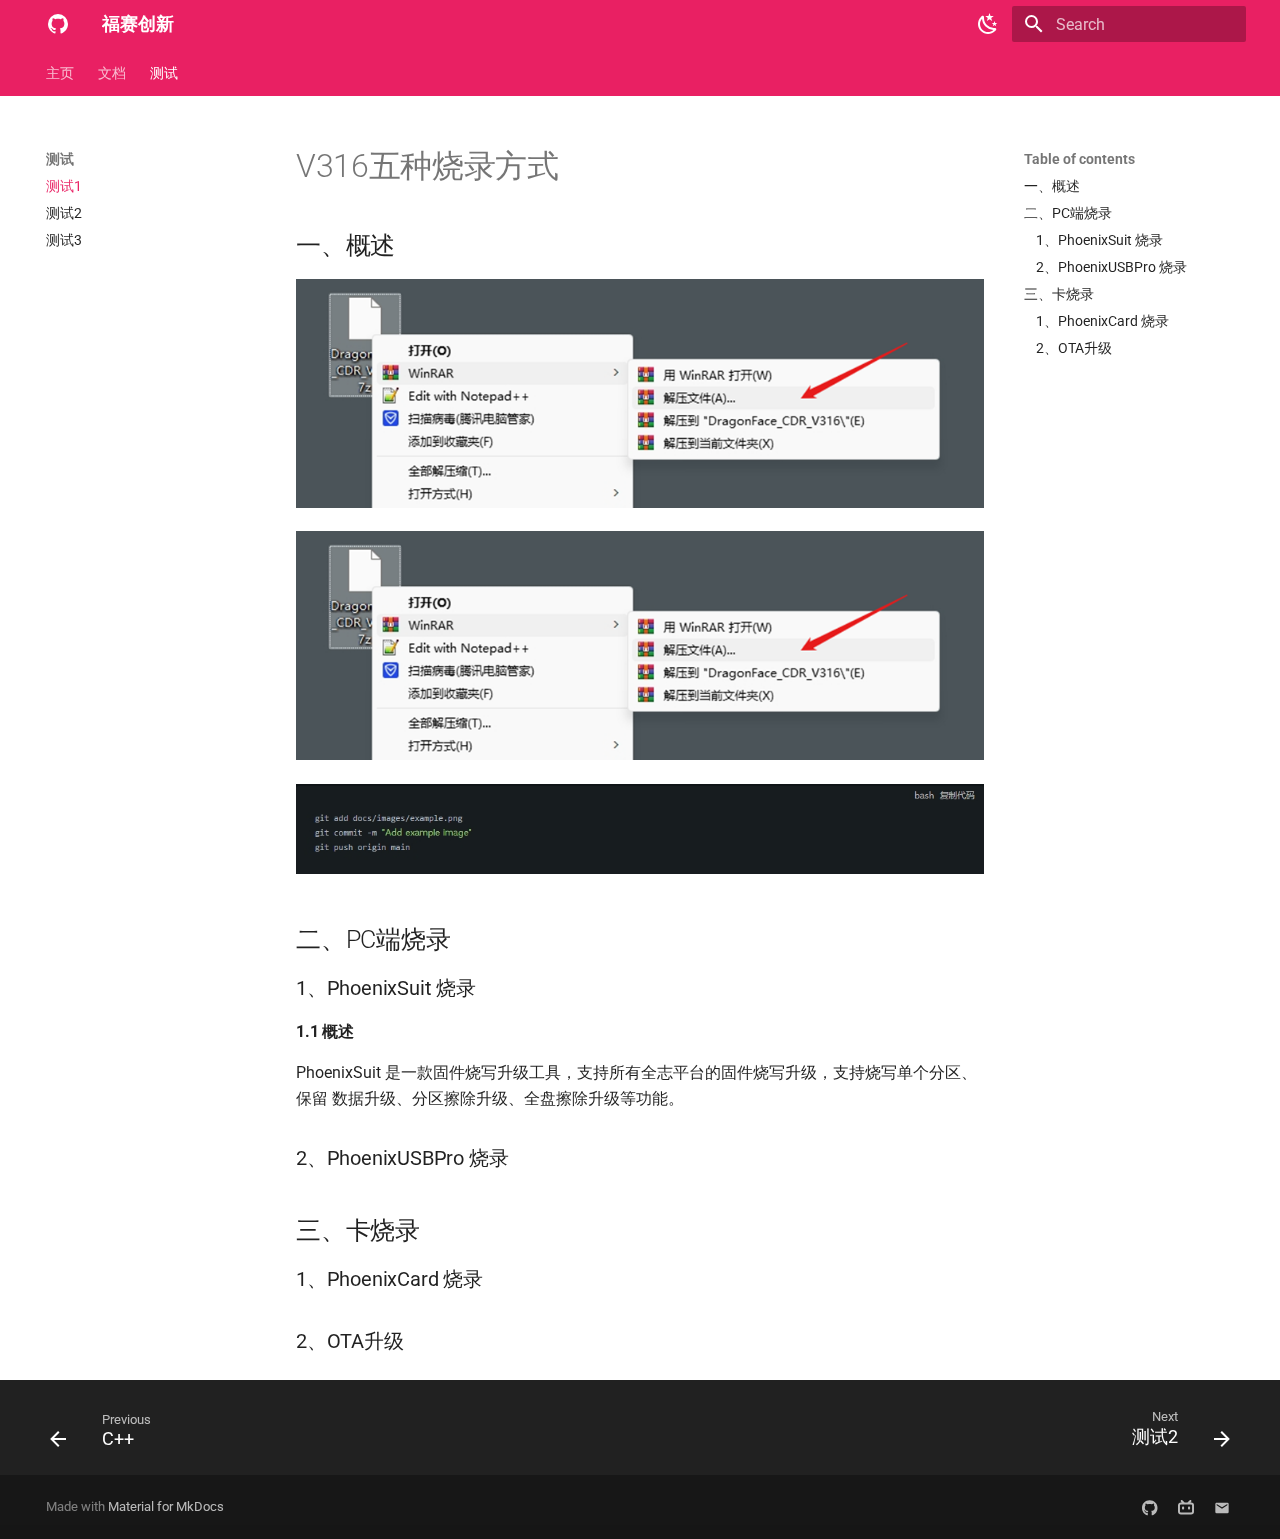
<file: V316_download/index.html>
<!doctype html>
<html lang="en" class="no-js">
  <head>
    
      <meta charset="utf-8">
      <meta name="viewport" content="width=device-width,initial-scale=1">
      
      
      
      
        <link rel="prev" href="../about/">
      
      
        <link rel="next" href="../%E5%9B%9E%E8%B0%83%E5%87%BD%E6%95%B0/">
      
      
      <link rel="icon" href="../assets/images/favicon.png">
      <meta name="generator" content="mkdocs-1.6.0, mkdocs-material-9.5.29">
    
    
      
        <title>测试1 - 福赛创新</title>
      
    
    
      <link rel="stylesheet" href="../assets/stylesheets/main.76a95c52.min.css">
      
        
        <link rel="stylesheet" href="../assets/stylesheets/palette.06af60db.min.css">
      
      


    
    
      
    
    
      
        
        
        <link rel="preconnect" href="https://fonts.gstatic.com" crossorigin>
        <link rel="stylesheet" href="https://fonts.googleapis.com/css?family=Roboto:300,300i,400,400i,700,700i%7CRoboto+Mono:400,400i,700,700i&display=fallback">
        <style>:root{--md-text-font:"Roboto";--md-code-font:"Roboto Mono"}</style>
      
    
    
      <link rel="stylesheet" href="../extra.css">
    
    <script>__md_scope=new URL("..",location),__md_hash=e=>[...e].reduce((e,_)=>(e<<5)-e+_.charCodeAt(0),0),__md_get=(e,_=localStorage,t=__md_scope)=>JSON.parse(_.getItem(t.pathname+"."+e)),__md_set=(e,_,t=localStorage,a=__md_scope)=>{try{t.setItem(a.pathname+"."+e,JSON.stringify(_))}catch(e){}}</script>
    
      

    
    
    
  </head>
  
  
    
    
      
    
    
    
    
    <body dir="ltr" data-md-color-scheme="default" data-md-color-primary="pink" data-md-color-accent="pink">
  
    
    <input class="md-toggle" data-md-toggle="drawer" type="checkbox" id="__drawer" autocomplete="off">
    <input class="md-toggle" data-md-toggle="search" type="checkbox" id="__search" autocomplete="off">
    <label class="md-overlay" for="__drawer"></label>
    <div data-md-component="skip">
      
        
        <a href="#v316" class="md-skip">
          Skip to content
        </a>
      
    </div>
    <div data-md-component="announce">
      
    </div>
    
    
      

<header class="md-header" data-md-component="header">
  <nav class="md-header__inner md-grid" aria-label="Header">
    <a href=".." title="福赛创新" class="md-header__button md-logo" aria-label="福赛创新" data-md-component="logo">
      
  
  <svg xmlns="http://www.w3.org/2000/svg" viewBox="0 0 24 24"><path d="M12 2A10 10 0 0 0 2 12c0 4.42 2.87 8.17 6.84 9.5.5.08.66-.23.66-.5v-1.69c-2.77.6-3.36-1.34-3.36-1.34-.46-1.16-1.11-1.47-1.11-1.47-.91-.62.07-.6.07-.6 1 .07 1.53 1.03 1.53 1.03.87 1.52 2.34 1.07 2.91.83.09-.65.35-1.09.63-1.34-2.22-.25-4.55-1.11-4.55-4.92 0-1.11.38-2 1.03-2.71-.1-.25-.45-1.29.1-2.64 0 0 .84-.27 2.75 1.02.79-.22 1.65-.33 2.5-.33.85 0 1.71.11 2.5.33 1.91-1.29 2.75-1.02 2.75-1.02.55 1.35.2 2.39.1 2.64.65.71 1.03 1.6 1.03 2.71 0 3.82-2.34 4.66-4.57 4.91.36.31.69.92.69 1.85V21c0 .27.16.59.67.5C19.14 20.16 22 16.42 22 12A10 10 0 0 0 12 2Z"/></svg>

    </a>
    <label class="md-header__button md-icon" for="__drawer">
      
      <svg xmlns="http://www.w3.org/2000/svg" viewBox="0 0 24 24"><path d="M3 6h18v2H3V6m0 5h18v2H3v-2m0 5h18v2H3v-2Z"/></svg>
    </label>
    <div class="md-header__title" data-md-component="header-title">
      <div class="md-header__ellipsis">
        <div class="md-header__topic">
          <span class="md-ellipsis">
            福赛创新
          </span>
        </div>
        <div class="md-header__topic" data-md-component="header-topic">
          <span class="md-ellipsis">
            
              测试1
            
          </span>
        </div>
      </div>
    </div>
    
      
        <form class="md-header__option" data-md-component="palette">
  
    
    
    
    <input class="md-option" data-md-color-media="(prefers-color-scheme: light)" data-md-color-scheme="default" data-md-color-primary="pink" data-md-color-accent="pink"  aria-label="切换到暗色模式"  type="radio" name="__palette" id="__palette_0">
    
      <label class="md-header__button md-icon" title="切换到暗色模式" for="__palette_1" hidden>
        <svg xmlns="http://www.w3.org/2000/svg" viewBox="0 0 24 24"><path d="m17.75 4.09-2.53 1.94.91 3.06-2.63-1.81-2.63 1.81.91-3.06-2.53-1.94L12.44 4l1.06-3 1.06 3 3.19.09m3.5 6.91-1.64 1.25.59 1.98-1.7-1.17-1.7 1.17.59-1.98L15.75 11l2.06-.05L18.5 9l.69 1.95 2.06.05m-2.28 4.95c.83-.08 1.72 1.1 1.19 1.85-.32.45-.66.87-1.08 1.27C15.17 23 8.84 23 4.94 19.07c-3.91-3.9-3.91-10.24 0-14.14.4-.4.82-.76 1.27-1.08.75-.53 1.93.36 1.85 1.19-.27 2.86.69 5.83 2.89 8.02a9.96 9.96 0 0 0 8.02 2.89m-1.64 2.02a12.08 12.08 0 0 1-7.8-3.47c-2.17-2.19-3.33-5-3.49-7.82-2.81 3.14-2.7 7.96.31 10.98 3.02 3.01 7.84 3.12 10.98.31Z"/></svg>
      </label>
    
  
    
    
    
    <input class="md-option" data-md-color-media="(prefers-color-scheme: dark)" data-md-color-scheme="slate" data-md-color-primary="pink" data-md-color-accent="pink"  aria-label="切换到亮色模式"  type="radio" name="__palette" id="__palette_1">
    
      <label class="md-header__button md-icon" title="切换到亮色模式" for="__palette_0" hidden>
        <svg xmlns="http://www.w3.org/2000/svg" viewBox="0 0 24 24"><path d="M12 7a5 5 0 0 1 5 5 5 5 0 0 1-5 5 5 5 0 0 1-5-5 5 5 0 0 1 5-5m0 2a3 3 0 0 0-3 3 3 3 0 0 0 3 3 3 3 0 0 0 3-3 3 3 0 0 0-3-3m0-7 2.39 3.42C13.65 5.15 12.84 5 12 5c-.84 0-1.65.15-2.39.42L12 2M3.34 7l4.16-.35A7.2 7.2 0 0 0 5.94 8.5c-.44.74-.69 1.5-.83 2.29L3.34 7m.02 10 1.76-3.77a7.131 7.131 0 0 0 2.38 4.14L3.36 17M20.65 7l-1.77 3.79a7.023 7.023 0 0 0-2.38-4.15l4.15.36m-.01 10-4.14.36c.59-.51 1.12-1.14 1.54-1.86.42-.73.69-1.5.83-2.29L20.64 17M12 22l-2.41-3.44c.74.27 1.55.44 2.41.44.82 0 1.63-.17 2.37-.44L12 22Z"/></svg>
      </label>
    
  
</form>
      
    
    
      <script>var media,input,key,value,palette=__md_get("__palette");if(palette&&palette.color){"(prefers-color-scheme)"===palette.color.media&&(media=matchMedia("(prefers-color-scheme: light)"),input=document.querySelector(media.matches?"[data-md-color-media='(prefers-color-scheme: light)']":"[data-md-color-media='(prefers-color-scheme: dark)']"),palette.color.media=input.getAttribute("data-md-color-media"),palette.color.scheme=input.getAttribute("data-md-color-scheme"),palette.color.primary=input.getAttribute("data-md-color-primary"),palette.color.accent=input.getAttribute("data-md-color-accent"));for([key,value]of Object.entries(palette.color))document.body.setAttribute("data-md-color-"+key,value)}</script>
    
    
    
      <label class="md-header__button md-icon" for="__search">
        
        <svg xmlns="http://www.w3.org/2000/svg" viewBox="0 0 24 24"><path d="M9.5 3A6.5 6.5 0 0 1 16 9.5c0 1.61-.59 3.09-1.56 4.23l.27.27h.79l5 5-1.5 1.5-5-5v-.79l-.27-.27A6.516 6.516 0 0 1 9.5 16 6.5 6.5 0 0 1 3 9.5 6.5 6.5 0 0 1 9.5 3m0 2C7 5 5 7 5 9.5S7 14 9.5 14 14 12 14 9.5 12 5 9.5 5Z"/></svg>
      </label>
      <div class="md-search" data-md-component="search" role="dialog">
  <label class="md-search__overlay" for="__search"></label>
  <div class="md-search__inner" role="search">
    <form class="md-search__form" name="search">
      <input type="text" class="md-search__input" name="query" aria-label="Search" placeholder="Search" autocapitalize="off" autocorrect="off" autocomplete="off" spellcheck="false" data-md-component="search-query" required>
      <label class="md-search__icon md-icon" for="__search">
        
        <svg xmlns="http://www.w3.org/2000/svg" viewBox="0 0 24 24"><path d="M9.5 3A6.5 6.5 0 0 1 16 9.5c0 1.61-.59 3.09-1.56 4.23l.27.27h.79l5 5-1.5 1.5-5-5v-.79l-.27-.27A6.516 6.516 0 0 1 9.5 16 6.5 6.5 0 0 1 3 9.5 6.5 6.5 0 0 1 9.5 3m0 2C7 5 5 7 5 9.5S7 14 9.5 14 14 12 14 9.5 12 5 9.5 5Z"/></svg>
        
        <svg xmlns="http://www.w3.org/2000/svg" viewBox="0 0 24 24"><path d="M20 11v2H8l5.5 5.5-1.42 1.42L4.16 12l7.92-7.92L13.5 5.5 8 11h12Z"/></svg>
      </label>
      <nav class="md-search__options" aria-label="Search">
        
          <a href="javascript:void(0)" class="md-search__icon md-icon" title="Share" aria-label="Share" data-clipboard data-clipboard-text="" data-md-component="search-share" tabindex="-1">
            
            <svg xmlns="http://www.w3.org/2000/svg" viewBox="0 0 24 24"><path d="M18 16.08c-.76 0-1.44.3-1.96.77L8.91 12.7c.05-.23.09-.46.09-.7 0-.24-.04-.47-.09-.7l7.05-4.11c.54.5 1.25.81 2.04.81a3 3 0 0 0 3-3 3 3 0 0 0-3-3 3 3 0 0 0-3 3c0 .24.04.47.09.7L8.04 9.81C7.5 9.31 6.79 9 6 9a3 3 0 0 0-3 3 3 3 0 0 0 3 3c.79 0 1.5-.31 2.04-.81l7.12 4.15c-.05.21-.08.43-.08.66 0 1.61 1.31 2.91 2.92 2.91 1.61 0 2.92-1.3 2.92-2.91A2.92 2.92 0 0 0 18 16.08Z"/></svg>
          </a>
        
        <button type="reset" class="md-search__icon md-icon" title="Clear" aria-label="Clear" tabindex="-1">
          
          <svg xmlns="http://www.w3.org/2000/svg" viewBox="0 0 24 24"><path d="M19 6.41 17.59 5 12 10.59 6.41 5 5 6.41 10.59 12 5 17.59 6.41 19 12 13.41 17.59 19 19 17.59 13.41 12 19 6.41Z"/></svg>
        </button>
      </nav>
      
        <div class="md-search__suggest" data-md-component="search-suggest"></div>
      
    </form>
    <div class="md-search__output">
      <div class="md-search__scrollwrap" tabindex="0" data-md-scrollfix>
        <div class="md-search-result" data-md-component="search-result">
          <div class="md-search-result__meta">
            Initializing search
          </div>
          <ol class="md-search-result__list" role="presentation"></ol>
        </div>
      </div>
    </div>
  </div>
</div>
    
    
  </nav>
  
</header>
    
    <div class="md-container" data-md-component="container">
      
      
        
          
            
<nav class="md-tabs" aria-label="Tabs" data-md-component="tabs">
  <div class="md-grid">
    <ul class="md-tabs__list">
      
        
  
  
  
    <li class="md-tabs__item">
      <a href=".." class="md-tabs__link">
        
  
    
  
  主页

      </a>
    </li>
  

      
        
  
  
  
    
    
      <li class="md-tabs__item">
        <a href="../tina_v316-sdv_uart0/tina_v316-sdv_uart0/" class="md-tabs__link">
          
  
  文档

        </a>
      </li>
    
  

      
        
  
  
    
  
  
    
    
      <li class="md-tabs__item md-tabs__item--active">
        <a href="./" class="md-tabs__link">
          
  
  测试

        </a>
      </li>
    
  

      
    </ul>
  </div>
</nav>
          
        
      
      <main class="md-main" data-md-component="main">
        <div class="md-main__inner md-grid">
          
            
              
              <div class="md-sidebar md-sidebar--primary" data-md-component="sidebar" data-md-type="navigation" >
                <div class="md-sidebar__scrollwrap">
                  <div class="md-sidebar__inner">
                    


  


<nav class="md-nav md-nav--primary md-nav--lifted" aria-label="Navigation" data-md-level="0">
  <label class="md-nav__title" for="__drawer">
    <a href=".." title="福赛创新" class="md-nav__button md-logo" aria-label="福赛创新" data-md-component="logo">
      
  
  <svg xmlns="http://www.w3.org/2000/svg" viewBox="0 0 24 24"><path d="M12 2A10 10 0 0 0 2 12c0 4.42 2.87 8.17 6.84 9.5.5.08.66-.23.66-.5v-1.69c-2.77.6-3.36-1.34-3.36-1.34-.46-1.16-1.11-1.47-1.11-1.47-.91-.62.07-.6.07-.6 1 .07 1.53 1.03 1.53 1.03.87 1.52 2.34 1.07 2.91.83.09-.65.35-1.09.63-1.34-2.22-.25-4.55-1.11-4.55-4.92 0-1.11.38-2 1.03-2.71-.1-.25-.45-1.29.1-2.64 0 0 .84-.27 2.75 1.02.79-.22 1.65-.33 2.5-.33.85 0 1.71.11 2.5.33 1.91-1.29 2.75-1.02 2.75-1.02.55 1.35.2 2.39.1 2.64.65.71 1.03 1.6 1.03 2.71 0 3.82-2.34 4.66-4.57 4.91.36.31.69.92.69 1.85V21c0 .27.16.59.67.5C19.14 20.16 22 16.42 22 12A10 10 0 0 0 12 2Z"/></svg>

    </a>
    福赛创新
  </label>
  
  <ul class="md-nav__list" data-md-scrollfix>
    
      
      
  
  
  
  
    <li class="md-nav__item">
      <a href=".." class="md-nav__link">
        
  
  <span class="md-ellipsis">
    主页
  </span>
  

      </a>
    </li>
  

    
      
      
  
  
  
  
    
    
    
      
      
        
      
    
    
      
        
        
      
    
    <li class="md-nav__item md-nav__item--pruned md-nav__item--nested">
      
        
  
  
    <a href="../tina_v316-sdv_uart0/tina_v316-sdv_uart0/" class="md-nav__link">
      
  
  <span class="md-ellipsis">
    文档
  </span>
  

      
        <span class="md-nav__icon md-icon"></span>
      
    </a>
  

      
    </li>
  

    
      
      
  
  
    
  
  
  
    
    
    
      
        
        
      
      
        
      
    
    
      
    
    <li class="md-nav__item md-nav__item--active md-nav__item--section md-nav__item--nested">
      
        
        
        <input class="md-nav__toggle md-toggle " type="checkbox" id="__nav_3" checked>
        
          
          <label class="md-nav__link" for="__nav_3" id="__nav_3_label" tabindex="">
            
  
  <span class="md-ellipsis">
    测试
  </span>
  

            <span class="md-nav__icon md-icon"></span>
          </label>
        
        <nav class="md-nav" data-md-level="1" aria-labelledby="__nav_3_label" aria-expanded="true">
          <label class="md-nav__title" for="__nav_3">
            <span class="md-nav__icon md-icon"></span>
            测试
          </label>
          <ul class="md-nav__list" data-md-scrollfix>
            
              
                
  
  
    
  
  
  
    <li class="md-nav__item md-nav__item--active">
      
      <input class="md-nav__toggle md-toggle" type="checkbox" id="__toc">
      
      
        
      
      
        <label class="md-nav__link md-nav__link--active" for="__toc">
          
  
  <span class="md-ellipsis">
    测试1
  </span>
  

          <span class="md-nav__icon md-icon"></span>
        </label>
      
      <a href="./" class="md-nav__link md-nav__link--active">
        
  
  <span class="md-ellipsis">
    测试1
  </span>
  

      </a>
      
        

<nav class="md-nav md-nav--secondary" aria-label="Table of contents">
  
  
  
    
  
  
    <label class="md-nav__title" for="__toc">
      <span class="md-nav__icon md-icon"></span>
      Table of contents
    </label>
    <ul class="md-nav__list" data-md-component="toc" data-md-scrollfix>
      
        <li class="md-nav__item">
  <a href="#_1" class="md-nav__link">
    <span class="md-ellipsis">
      一、概述
    </span>
  </a>
  
</li>
      
        <li class="md-nav__item">
  <a href="#pc" class="md-nav__link">
    <span class="md-ellipsis">
      二、PC端烧录
    </span>
  </a>
  
    <nav class="md-nav" aria-label="二、PC端烧录">
      <ul class="md-nav__list">
        
          <li class="md-nav__item">
  <a href="#1phoenixsuit" class="md-nav__link">
    <span class="md-ellipsis">
      1、PhoenixSuit 烧录
    </span>
  </a>
  
</li>
        
          <li class="md-nav__item">
  <a href="#2phoenixusbpro" class="md-nav__link">
    <span class="md-ellipsis">
      2、PhoenixUSBPro 烧录
    </span>
  </a>
  
</li>
        
      </ul>
    </nav>
  
</li>
      
        <li class="md-nav__item">
  <a href="#_2" class="md-nav__link">
    <span class="md-ellipsis">
      三、卡烧录
    </span>
  </a>
  
    <nav class="md-nav" aria-label="三、卡烧录">
      <ul class="md-nav__list">
        
          <li class="md-nav__item">
  <a href="#1phoenixcard" class="md-nav__link">
    <span class="md-ellipsis">
      1、PhoenixCard 烧录
    </span>
  </a>
  
</li>
        
          <li class="md-nav__item">
  <a href="#2ota" class="md-nav__link">
    <span class="md-ellipsis">
      2、OTA升级
    </span>
  </a>
  
</li>
        
      </ul>
    </nav>
  
</li>
      
    </ul>
  
</nav>
      
    </li>
  

              
            
              
                
  
  
  
  
    <li class="md-nav__item">
      <a href="../%E5%9B%9E%E8%B0%83%E5%87%BD%E6%95%B0/" class="md-nav__link">
        
  
  <span class="md-ellipsis">
    测试2
  </span>
  

      </a>
    </li>
  

              
            
              
                
  
  
  
  
    <li class="md-nav__item">
      <a href="../markdown%E5%BF%AB%E6%8D%B7%E9%94%AE%E6%B5%8B%E8%AF%95/" class="md-nav__link">
        
  
  <span class="md-ellipsis">
    测试3
  </span>
  

      </a>
    </li>
  

              
            
          </ul>
        </nav>
      
    </li>
  

    
  </ul>
</nav>
                  </div>
                </div>
              </div>
            
            
              
              <div class="md-sidebar md-sidebar--secondary" data-md-component="sidebar" data-md-type="toc" >
                <div class="md-sidebar__scrollwrap">
                  <div class="md-sidebar__inner">
                    

<nav class="md-nav md-nav--secondary" aria-label="Table of contents">
  
  
  
    
  
  
    <label class="md-nav__title" for="__toc">
      <span class="md-nav__icon md-icon"></span>
      Table of contents
    </label>
    <ul class="md-nav__list" data-md-component="toc" data-md-scrollfix>
      
        <li class="md-nav__item">
  <a href="#_1" class="md-nav__link">
    <span class="md-ellipsis">
      一、概述
    </span>
  </a>
  
</li>
      
        <li class="md-nav__item">
  <a href="#pc" class="md-nav__link">
    <span class="md-ellipsis">
      二、PC端烧录
    </span>
  </a>
  
    <nav class="md-nav" aria-label="二、PC端烧录">
      <ul class="md-nav__list">
        
          <li class="md-nav__item">
  <a href="#1phoenixsuit" class="md-nav__link">
    <span class="md-ellipsis">
      1、PhoenixSuit 烧录
    </span>
  </a>
  
</li>
        
          <li class="md-nav__item">
  <a href="#2phoenixusbpro" class="md-nav__link">
    <span class="md-ellipsis">
      2、PhoenixUSBPro 烧录
    </span>
  </a>
  
</li>
        
      </ul>
    </nav>
  
</li>
      
        <li class="md-nav__item">
  <a href="#_2" class="md-nav__link">
    <span class="md-ellipsis">
      三、卡烧录
    </span>
  </a>
  
    <nav class="md-nav" aria-label="三、卡烧录">
      <ul class="md-nav__list">
        
          <li class="md-nav__item">
  <a href="#1phoenixcard" class="md-nav__link">
    <span class="md-ellipsis">
      1、PhoenixCard 烧录
    </span>
  </a>
  
</li>
        
          <li class="md-nav__item">
  <a href="#2ota" class="md-nav__link">
    <span class="md-ellipsis">
      2、OTA升级
    </span>
  </a>
  
</li>
        
      </ul>
    </nav>
  
</li>
      
    </ul>
  
</nav>
                  </div>
                </div>
              </div>
            
          
          
            <div class="md-content" data-md-component="content">
              <article class="md-content__inner md-typeset">
                
                  


<h1 id="v316">V316五种烧录方式<a class="headerlink" href="#v316" title="Permanent link">&para;</a></h1>
<h2 id="_1">一、概述<a class="headerlink" href="#_1" title="Permanent link">&para;</a></h2>
<p><img alt="image-20240720113622238" src="/assets/image-20240720113622238-1721463718390-1.png" /></p>
<p><img src="/assets/image-20240720113622238-1721462450543-1.png" alt="image-20240720113622238" style="zoom:80%;" /></p>
<p><img src="/assets/example.png" alt="寄" style="zoom:80%;" /></p>
<h2 id="pc">二、PC端烧录<a class="headerlink" href="#pc" title="Permanent link">&para;</a></h2>
<h3 id="1phoenixsuit">1、PhoenixSuit 烧录<a class="headerlink" href="#1phoenixsuit" title="Permanent link">&para;</a></h3>
<h4 id="11">1.1 概述<a class="headerlink" href="#11" title="Permanent link">&para;</a></h4>
<p>PhoenixSuit 是一款固件烧写升级工具，支持所有全志平台的固件烧写升级，支持烧写单个分区、保留 数据升级、分区擦除升级、全盘擦除升级等功能。</p>
<h3 id="2phoenixusbpro">2、PhoenixUSBPro 烧录<a class="headerlink" href="#2phoenixusbpro" title="Permanent link">&para;</a></h3>
<h2 id="_2">三、卡烧录<a class="headerlink" href="#_2" title="Permanent link">&para;</a></h2>
<h3 id="1phoenixcard">1、PhoenixCard 烧录<a class="headerlink" href="#1phoenixcard" title="Permanent link">&para;</a></h3>
<h3 id="2ota">2、OTA升级<a class="headerlink" href="#2ota" title="Permanent link">&para;</a></h3>












                
              </article>
            </div>
          
          
<script>var target=document.getElementById(location.hash.slice(1));target&&target.name&&(target.checked=target.name.startsWith("__tabbed_"))</script>
        </div>
        
          <button type="button" class="md-top md-icon" data-md-component="top" hidden>
  
  <svg xmlns="http://www.w3.org/2000/svg" viewBox="0 0 24 24"><path d="M13 20h-2V8l-5.5 5.5-1.42-1.42L12 4.16l7.92 7.92-1.42 1.42L13 8v12Z"/></svg>
  Back to top
</button>
        
      </main>
      
        <footer class="md-footer">
  
    
      
      <nav class="md-footer__inner md-grid" aria-label="Footer" >
        
          
          <a href="../about/" class="md-footer__link md-footer__link--prev" aria-label="Previous: C++">
            <div class="md-footer__button md-icon">
              
              <svg xmlns="http://www.w3.org/2000/svg" viewBox="0 0 24 24"><path d="M20 11v2H8l5.5 5.5-1.42 1.42L4.16 12l7.92-7.92L13.5 5.5 8 11h12Z"/></svg>
            </div>
            <div class="md-footer__title">
              <span class="md-footer__direction">
                Previous
              </span>
              <div class="md-ellipsis">
                C++
              </div>
            </div>
          </a>
        
        
          
          <a href="../%E5%9B%9E%E8%B0%83%E5%87%BD%E6%95%B0/" class="md-footer__link md-footer__link--next" aria-label="Next: 测试2">
            <div class="md-footer__title">
              <span class="md-footer__direction">
                Next
              </span>
              <div class="md-ellipsis">
                测试2
              </div>
            </div>
            <div class="md-footer__button md-icon">
              
              <svg xmlns="http://www.w3.org/2000/svg" viewBox="0 0 24 24"><path d="M4 11v2h12l-5.5 5.5 1.42 1.42L19.84 12l-7.92-7.92L10.5 5.5 16 11H4Z"/></svg>
            </div>
          </a>
        
      </nav>
    
  
  <div class="md-footer-meta md-typeset">
    <div class="md-footer-meta__inner md-grid">
      <div class="md-copyright">
  
  
    Made with
    <a href="https://squidfunk.github.io/mkdocs-material/" target="_blank" rel="noopener">
      Material for MkDocs
    </a>
  
</div>
      
        <div class="md-social">
  
    
    
    
    
    <a href="https://github.com/SongTao2021" target="_blank" rel="noopener" title="GitHub" class="md-social__link">
      <svg xmlns="http://www.w3.org/2000/svg" viewBox="0 0 496 512"><!--! Font Awesome Free 6.5.2 by @fontawesome - https://fontawesome.com License - https://fontawesome.com/license/free (Icons: CC BY 4.0, Fonts: SIL OFL 1.1, Code: MIT License) Copyright 2024 Fonticons, Inc.--><path d="M165.9 397.4c0 2-2.3 3.6-5.2 3.6-3.3.3-5.6-1.3-5.6-3.6 0-2 2.3-3.6 5.2-3.6 3-.3 5.6 1.3 5.6 3.6zm-31.1-4.5c-.7 2 1.3 4.3 4.3 4.9 2.6 1 5.6 0 6.2-2s-1.3-4.3-4.3-5.2c-2.6-.7-5.5.3-6.2 2.3zm44.2-1.7c-2.9.7-4.9 2.6-4.6 4.9.3 2 2.9 3.3 5.9 2.6 2.9-.7 4.9-2.6 4.6-4.6-.3-1.9-3-3.2-5.9-2.9zM244.8 8C106.1 8 0 113.3 0 252c0 110.9 69.8 205.8 169.5 239.2 12.8 2.3 17.3-5.6 17.3-12.1 0-6.2-.3-40.4-.3-61.4 0 0-70 15-84.7-29.8 0 0-11.4-29.1-27.8-36.6 0 0-22.9-15.7 1.6-15.4 0 0 24.9 2 38.6 25.8 21.9 38.6 58.6 27.5 72.9 20.9 2.3-16 8.8-27.1 16-33.7-55.9-6.2-112.3-14.3-112.3-110.5 0-27.5 7.6-41.3 23.6-58.9-2.6-6.5-11.1-33.3 2.6-67.9 20.9-6.5 69 27 69 27 20-5.6 41.5-8.5 62.8-8.5s42.8 2.9 62.8 8.5c0 0 48.1-33.6 69-27 13.7 34.7 5.2 61.4 2.6 67.9 16 17.7 25.8 31.5 25.8 58.9 0 96.5-58.9 104.2-114.8 110.5 9.2 7.9 17 22.9 17 46.4 0 33.7-.3 75.4-.3 83.6 0 6.5 4.6 14.4 17.3 12.1C428.2 457.8 496 362.9 496 252 496 113.3 383.5 8 244.8 8zM97.2 352.9c-1.3 1-1 3.3.7 5.2 1.6 1.6 3.9 2.3 5.2 1 1.3-1 1-3.3-.7-5.2-1.6-1.6-3.9-2.3-5.2-1zm-10.8-8.1c-.7 1.3.3 2.9 2.3 3.9 1.6 1 3.6.7 4.3-.7.7-1.3-.3-2.9-2.3-3.9-2-.6-3.6-.3-4.3.7zm32.4 35.6c-1.6 1.3-1 4.3 1.3 6.2 2.3 2.3 5.2 2.6 6.5 1 1.3-1.3.7-4.3-1.3-6.2-2.2-2.3-5.2-2.6-6.5-1zm-11.4-14.7c-1.6 1-1.6 3.6 0 5.9 1.6 2.3 4.3 3.3 5.6 2.3 1.6-1.3 1.6-3.9 0-6.2-1.4-2.3-4-3.3-5.6-2z"/></svg>
    </a>
  
    
    
    
    
    <a href="https://space.bilibili.com/507700169" target="_blank" rel="noopener" title="Bilibili" class="md-social__link">
      <svg xmlns="http://www.w3.org/2000/svg" viewBox="0 0 512 512"><!--! Font Awesome Free 6.5.2 by @fontawesome - https://fontawesome.com License - https://fontawesome.com/license/free (Icons: CC BY 4.0, Fonts: SIL OFL 1.1, Code: MIT License) Copyright 2024 Fonticons, Inc.--><path d="M488.6 104.1c16.7 18.1 24.4 39.7 23.3 65.7v202.4c-.4 26.4-9.2 48.1-26.5 65.1-17.2 17-39.1 25.9-65.5 26.7H92.02c-26.45-.8-48.21-9.8-65.28-27.2C9.682 419.4.767 396.5 0 368.2V169.8c.767-26 9.682-47.6 26.74-65.7C43.81 87.75 65.57 78.77 92.02 78h29.38L96.05 52.19c-5.75-5.73-8.63-13-8.63-21.79 0-8.8 2.88-16.06 8.63-21.797C101.8 2.868 109.1 0 117.9 0s16.1 2.868 21.9 8.603L213.1 78h88l74.5-69.397C381.7 2.868 389.2 0 398 0c8.8 0 16.1 2.868 21.9 8.603 5.7 5.737 8.6 12.997 8.6 21.797 0 8.79-2.9 16.06-8.6 21.79L394.6 78h29.3c26.4.77 48 9.75 64.7 26.1zm-38.8 69.7c-.4-9.6-3.7-17.4-10.7-23.5-5.2-6.1-14-9.4-22.7-9.8H96.05c-9.59.4-17.45 3.7-23.58 9.8-6.14 6.1-9.4 13.9-9.78 23.5v194.4c0 9.2 3.26 17 9.78 23.5s14.38 9.8 23.58 9.8H416.4c9.2 0 17-3.3 23.3-9.8 6.3-6.5 9.7-14.3 10.1-23.5V173.8zm-264.3 42.7c6.3 6.3 9.7 14.1 10.1 23.2V273c-.4 9.2-3.7 16.9-9.8 23.2-6.2 6.3-14 9.5-23.6 9.5-9.6 0-17.5-3.2-23.6-9.5-6.1-6.3-9.4-14-9.8-23.2v-33.3c.4-9.1 3.8-16.9 10.1-23.2 6.3-6.3 13.2-9.6 23.3-10 9.2.4 17 3.7 23.3 10zm191.5 0c6.3 6.3 9.7 14.1 10.1 23.2V273c-.4 9.2-3.7 16.9-9.8 23.2-6.1 6.3-14 9.5-23.6 9.5-9.6 0-17.4-3.2-23.6-9.5-7-6.3-9.4-14-9.7-23.2v-33.3c.3-9.1 3.7-16.9 10-23.2 6.3-6.3 14.1-9.6 23.3-10 9.2.4 17 3.7 23.3 10z"/></svg>
    </a>
  
    
    
    
    
    <a href="Python调包侠:<807053269@qq.com>" target="_blank" rel="noopener" title="Email" class="md-social__link">
      <svg xmlns="http://www.w3.org/2000/svg" viewBox="0 0 24 24"><path d="m20 8-8 5-8-5V6l8 5 8-5m0-2H4c-1.11 0-2 .89-2 2v12a2 2 0 0 0 2 2h16a2 2 0 0 0 2-2V6a2 2 0 0 0-2-2Z"/></svg>
    </a>
  
</div>
      
    </div>
  </div>
</footer>
      
    </div>
    <div class="md-dialog" data-md-component="dialog">
      <div class="md-dialog__inner md-typeset"></div>
    </div>
    
    
    <script id="__config" type="application/json">{"base": "..", "features": ["navigation.instant", "navigation.tabs", "navigation.tracking", "navigation.sections", "navigation.expand", "navigation.prune", "toc.follow", "navigation.top", "search.suggest", "search.highlight", "search.share", "navigation.footer", "content.code.copy"], "search": "../assets/javascripts/workers/search.b8dbb3d2.min.js", "translations": {"clipboard.copied": "Copied to clipboard", "clipboard.copy": "Copy to clipboard", "search.result.more.one": "1 more on this page", "search.result.more.other": "# more on this page", "search.result.none": "No matching documents", "search.result.one": "1 matching document", "search.result.other": "# matching documents", "search.result.placeholder": "Type to start searching", "search.result.term.missing": "Missing", "select.version": "Select version"}}</script>
    
    
      <script src="../assets/javascripts/bundle.fe8b6f2b.min.js"></script>
      
    
  </body>
</html>
</file>
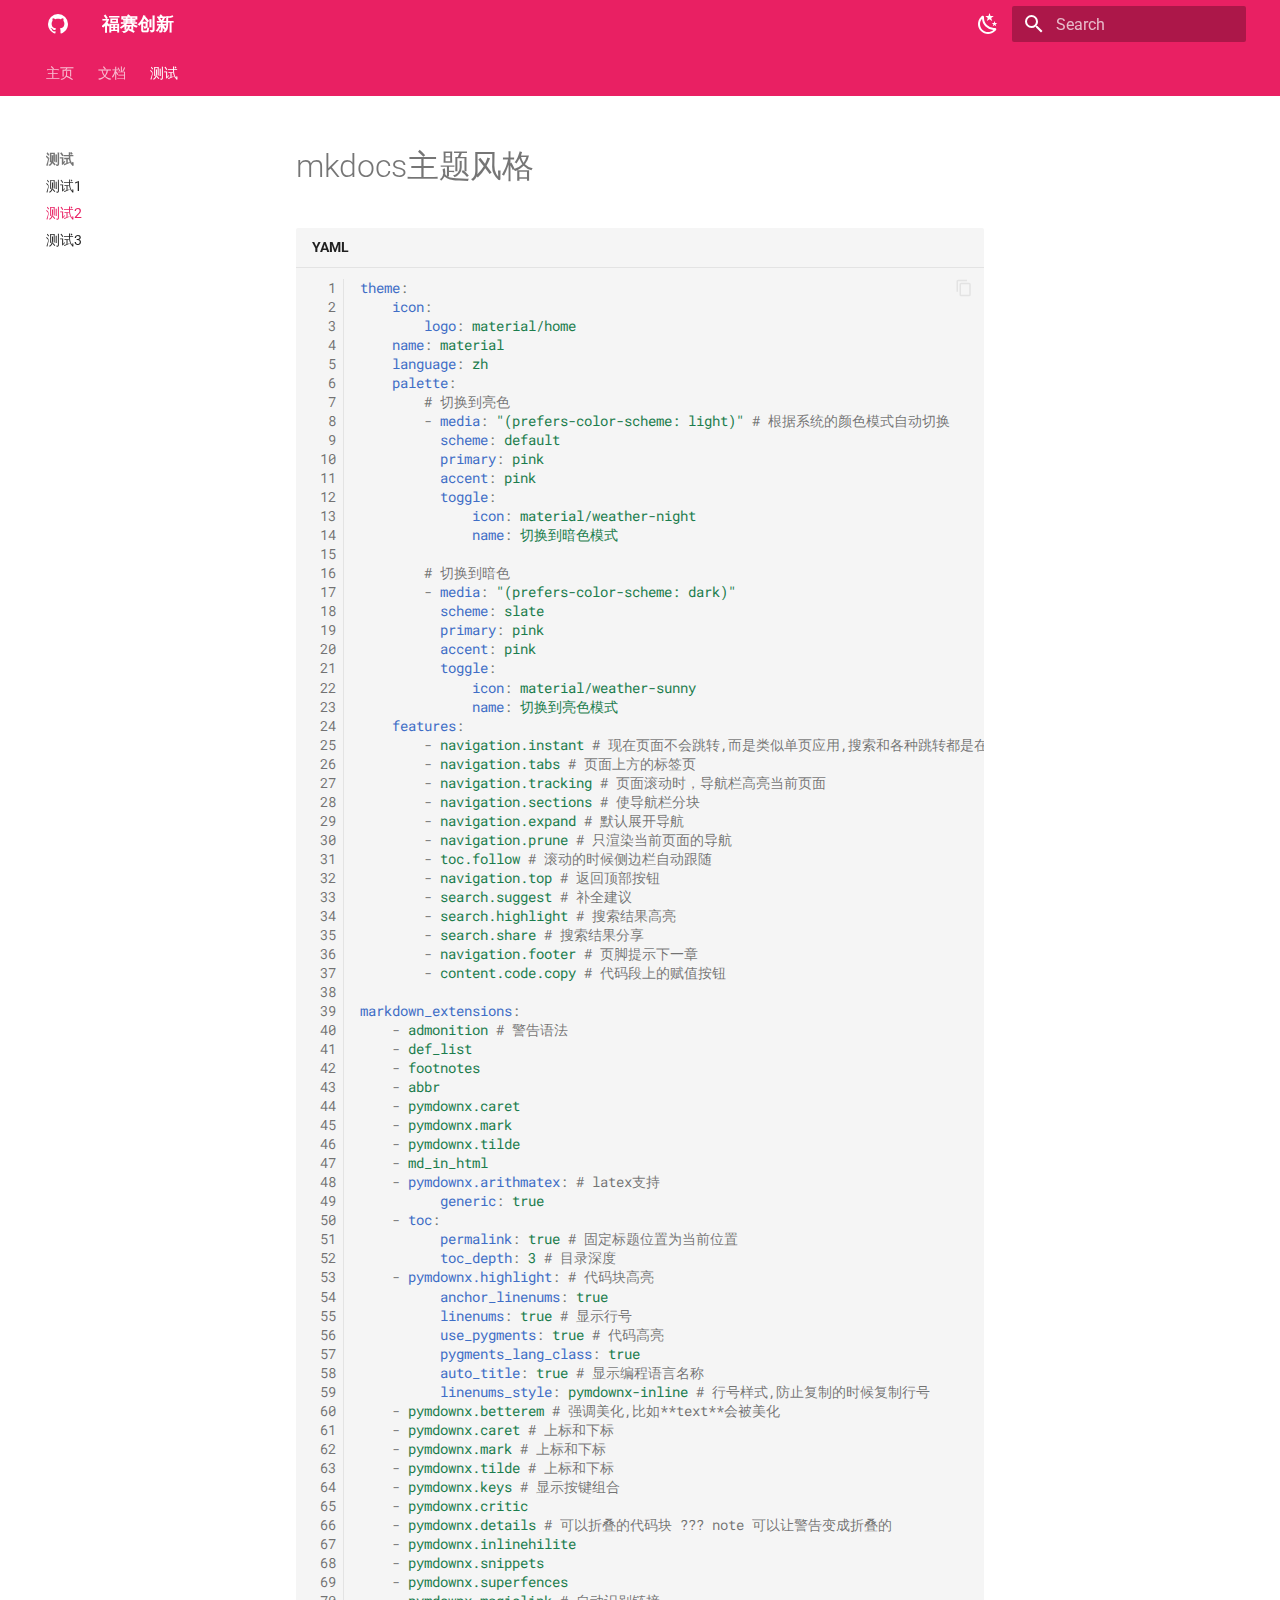
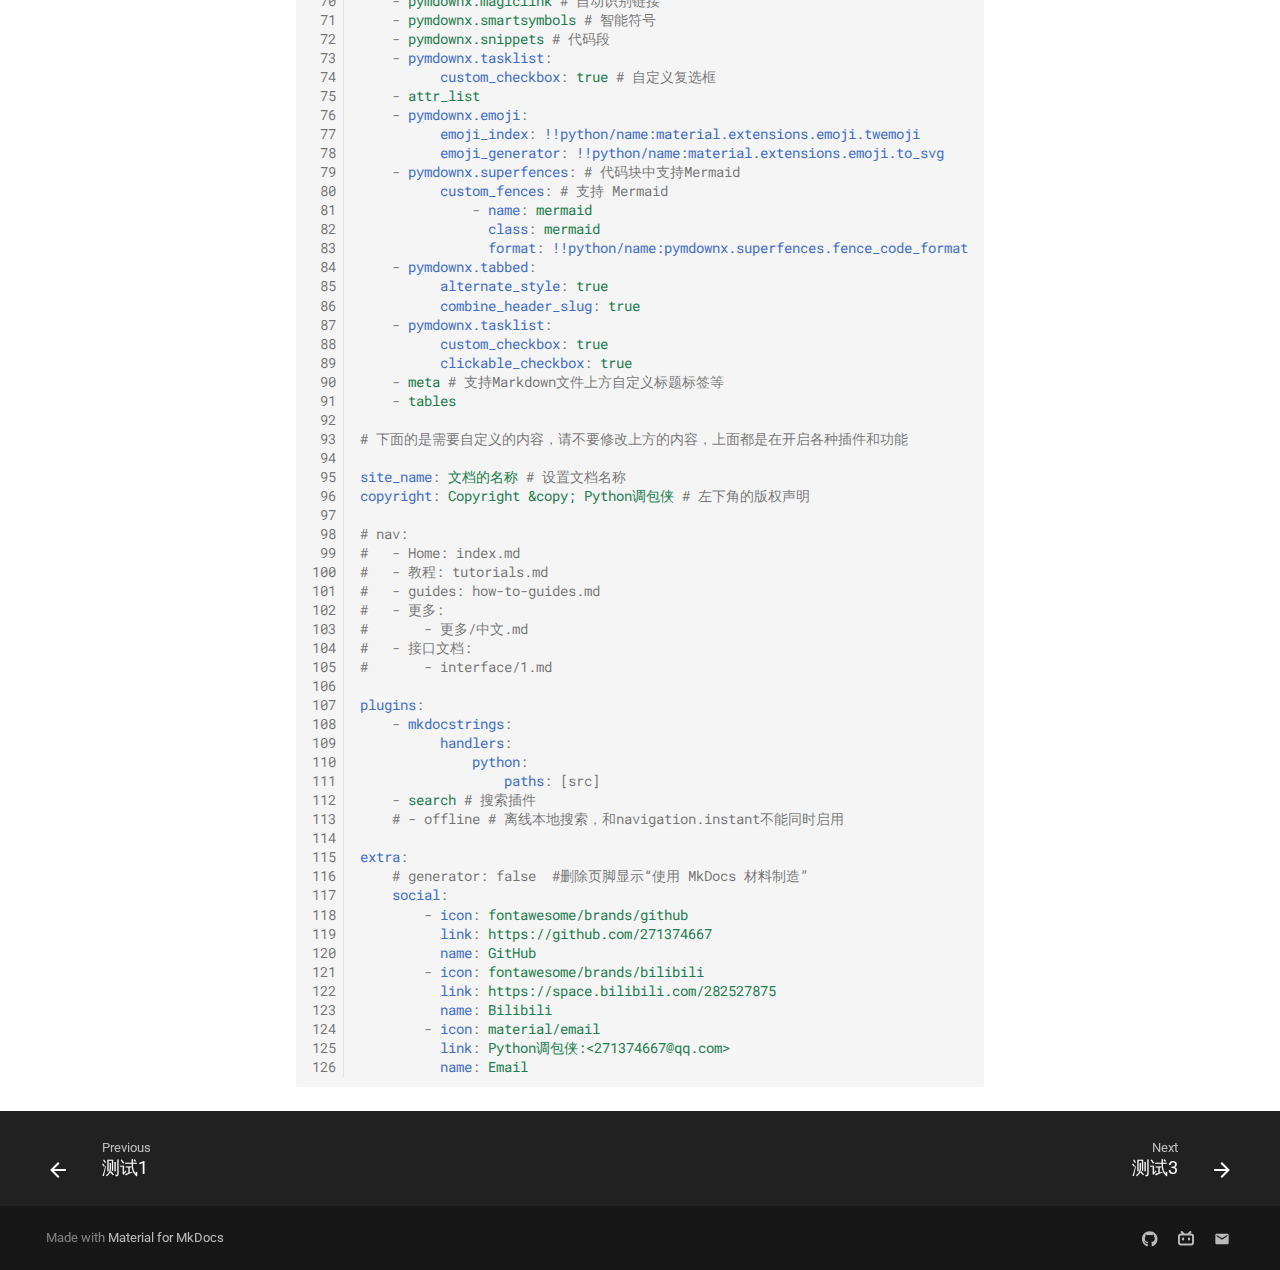
<file: 回调函数/index.html>
<!doctype html>
<html lang="en" class="no-js">
  <head>
    
      <meta charset="utf-8">
      <meta name="viewport" content="width=device-width,initial-scale=1">
      
      
      
      
        <link rel="prev" href="../V316_download/">
      
      
        <link rel="next" href="../markdown%E5%BF%AB%E6%8D%B7%E9%94%AE%E6%B5%8B%E8%AF%95/">
      
      
      <link rel="icon" href="../assets/images/favicon.png">
      <meta name="generator" content="mkdocs-1.6.0, mkdocs-material-9.5.29">
    
    
      
        <title>测试2 - 福赛创新</title>
      
    
    
      <link rel="stylesheet" href="../assets/stylesheets/main.76a95c52.min.css">
      
        
        <link rel="stylesheet" href="../assets/stylesheets/palette.06af60db.min.css">
      
      


    
    
      
    
    
      
        
        
        <link rel="preconnect" href="https://fonts.gstatic.com" crossorigin>
        <link rel="stylesheet" href="https://fonts.googleapis.com/css?family=Roboto:300,300i,400,400i,700,700i%7CRoboto+Mono:400,400i,700,700i&display=fallback">
        <style>:root{--md-text-font:"Roboto";--md-code-font:"Roboto Mono"}</style>
      
    
    
      <link rel="stylesheet" href="../extra.css">
    
    <script>__md_scope=new URL("..",location),__md_hash=e=>[...e].reduce((e,_)=>(e<<5)-e+_.charCodeAt(0),0),__md_get=(e,_=localStorage,t=__md_scope)=>JSON.parse(_.getItem(t.pathname+"."+e)),__md_set=(e,_,t=localStorage,a=__md_scope)=>{try{t.setItem(a.pathname+"."+e,JSON.stringify(_))}catch(e){}}</script>
    
      

    
    
    
  </head>
  
  
    
    
      
    
    
    
    
    <body dir="ltr" data-md-color-scheme="default" data-md-color-primary="pink" data-md-color-accent="pink">
  
    
    <input class="md-toggle" data-md-toggle="drawer" type="checkbox" id="__drawer" autocomplete="off">
    <input class="md-toggle" data-md-toggle="search" type="checkbox" id="__search" autocomplete="off">
    <label class="md-overlay" for="__drawer"></label>
    <div data-md-component="skip">
      
        
        <a href="#mkdocs" class="md-skip">
          Skip to content
        </a>
      
    </div>
    <div data-md-component="announce">
      
    </div>
    
    
      

<header class="md-header" data-md-component="header">
  <nav class="md-header__inner md-grid" aria-label="Header">
    <a href=".." title="福赛创新" class="md-header__button md-logo" aria-label="福赛创新" data-md-component="logo">
      
  
  <svg xmlns="http://www.w3.org/2000/svg" viewBox="0 0 24 24"><path d="M12 2A10 10 0 0 0 2 12c0 4.42 2.87 8.17 6.84 9.5.5.08.66-.23.66-.5v-1.69c-2.77.6-3.36-1.34-3.36-1.34-.46-1.16-1.11-1.47-1.11-1.47-.91-.62.07-.6.07-.6 1 .07 1.53 1.03 1.53 1.03.87 1.52 2.34 1.07 2.91.83.09-.65.35-1.09.63-1.34-2.22-.25-4.55-1.11-4.55-4.92 0-1.11.38-2 1.03-2.71-.1-.25-.45-1.29.1-2.64 0 0 .84-.27 2.75 1.02.79-.22 1.65-.33 2.5-.33.85 0 1.71.11 2.5.33 1.91-1.29 2.75-1.02 2.75-1.02.55 1.35.2 2.39.1 2.64.65.71 1.03 1.6 1.03 2.71 0 3.82-2.34 4.66-4.57 4.91.36.31.69.92.69 1.85V21c0 .27.16.59.67.5C19.14 20.16 22 16.42 22 12A10 10 0 0 0 12 2Z"/></svg>

    </a>
    <label class="md-header__button md-icon" for="__drawer">
      
      <svg xmlns="http://www.w3.org/2000/svg" viewBox="0 0 24 24"><path d="M3 6h18v2H3V6m0 5h18v2H3v-2m0 5h18v2H3v-2Z"/></svg>
    </label>
    <div class="md-header__title" data-md-component="header-title">
      <div class="md-header__ellipsis">
        <div class="md-header__topic">
          <span class="md-ellipsis">
            福赛创新
          </span>
        </div>
        <div class="md-header__topic" data-md-component="header-topic">
          <span class="md-ellipsis">
            
              测试2
            
          </span>
        </div>
      </div>
    </div>
    
      
        <form class="md-header__option" data-md-component="palette">
  
    
    
    
    <input class="md-option" data-md-color-media="(prefers-color-scheme: light)" data-md-color-scheme="default" data-md-color-primary="pink" data-md-color-accent="pink"  aria-label="切换到暗色模式"  type="radio" name="__palette" id="__palette_0">
    
      <label class="md-header__button md-icon" title="切换到暗色模式" for="__palette_1" hidden>
        <svg xmlns="http://www.w3.org/2000/svg" viewBox="0 0 24 24"><path d="m17.75 4.09-2.53 1.94.91 3.06-2.63-1.81-2.63 1.81.91-3.06-2.53-1.94L12.44 4l1.06-3 1.06 3 3.19.09m3.5 6.91-1.64 1.25.59 1.98-1.7-1.17-1.7 1.17.59-1.98L15.75 11l2.06-.05L18.5 9l.69 1.95 2.06.05m-2.28 4.95c.83-.08 1.72 1.1 1.19 1.85-.32.45-.66.87-1.08 1.27C15.17 23 8.84 23 4.94 19.07c-3.91-3.9-3.91-10.24 0-14.14.4-.4.82-.76 1.27-1.08.75-.53 1.93.36 1.85 1.19-.27 2.86.69 5.83 2.89 8.02a9.96 9.96 0 0 0 8.02 2.89m-1.64 2.02a12.08 12.08 0 0 1-7.8-3.47c-2.17-2.19-3.33-5-3.49-7.82-2.81 3.14-2.7 7.96.31 10.98 3.02 3.01 7.84 3.12 10.98.31Z"/></svg>
      </label>
    
  
    
    
    
    <input class="md-option" data-md-color-media="(prefers-color-scheme: dark)" data-md-color-scheme="slate" data-md-color-primary="pink" data-md-color-accent="pink"  aria-label="切换到亮色模式"  type="radio" name="__palette" id="__palette_1">
    
      <label class="md-header__button md-icon" title="切换到亮色模式" for="__palette_0" hidden>
        <svg xmlns="http://www.w3.org/2000/svg" viewBox="0 0 24 24"><path d="M12 7a5 5 0 0 1 5 5 5 5 0 0 1-5 5 5 5 0 0 1-5-5 5 5 0 0 1 5-5m0 2a3 3 0 0 0-3 3 3 3 0 0 0 3 3 3 3 0 0 0 3-3 3 3 0 0 0-3-3m0-7 2.39 3.42C13.65 5.15 12.84 5 12 5c-.84 0-1.65.15-2.39.42L12 2M3.34 7l4.16-.35A7.2 7.2 0 0 0 5.94 8.5c-.44.74-.69 1.5-.83 2.29L3.34 7m.02 10 1.76-3.77a7.131 7.131 0 0 0 2.38 4.14L3.36 17M20.65 7l-1.77 3.79a7.023 7.023 0 0 0-2.38-4.15l4.15.36m-.01 10-4.14.36c.59-.51 1.12-1.14 1.54-1.86.42-.73.69-1.5.83-2.29L20.64 17M12 22l-2.41-3.44c.74.27 1.55.44 2.41.44.82 0 1.63-.17 2.37-.44L12 22Z"/></svg>
      </label>
    
  
</form>
      
    
    
      <script>var media,input,key,value,palette=__md_get("__palette");if(palette&&palette.color){"(prefers-color-scheme)"===palette.color.media&&(media=matchMedia("(prefers-color-scheme: light)"),input=document.querySelector(media.matches?"[data-md-color-media='(prefers-color-scheme: light)']":"[data-md-color-media='(prefers-color-scheme: dark)']"),palette.color.media=input.getAttribute("data-md-color-media"),palette.color.scheme=input.getAttribute("data-md-color-scheme"),palette.color.primary=input.getAttribute("data-md-color-primary"),palette.color.accent=input.getAttribute("data-md-color-accent"));for([key,value]of Object.entries(palette.color))document.body.setAttribute("data-md-color-"+key,value)}</script>
    
    
    
      <label class="md-header__button md-icon" for="__search">
        
        <svg xmlns="http://www.w3.org/2000/svg" viewBox="0 0 24 24"><path d="M9.5 3A6.5 6.5 0 0 1 16 9.5c0 1.61-.59 3.09-1.56 4.23l.27.27h.79l5 5-1.5 1.5-5-5v-.79l-.27-.27A6.516 6.516 0 0 1 9.5 16 6.5 6.5 0 0 1 3 9.5 6.5 6.5 0 0 1 9.5 3m0 2C7 5 5 7 5 9.5S7 14 9.5 14 14 12 14 9.5 12 5 9.5 5Z"/></svg>
      </label>
      <div class="md-search" data-md-component="search" role="dialog">
  <label class="md-search__overlay" for="__search"></label>
  <div class="md-search__inner" role="search">
    <form class="md-search__form" name="search">
      <input type="text" class="md-search__input" name="query" aria-label="Search" placeholder="Search" autocapitalize="off" autocorrect="off" autocomplete="off" spellcheck="false" data-md-component="search-query" required>
      <label class="md-search__icon md-icon" for="__search">
        
        <svg xmlns="http://www.w3.org/2000/svg" viewBox="0 0 24 24"><path d="M9.5 3A6.5 6.5 0 0 1 16 9.5c0 1.61-.59 3.09-1.56 4.23l.27.27h.79l5 5-1.5 1.5-5-5v-.79l-.27-.27A6.516 6.516 0 0 1 9.5 16 6.5 6.5 0 0 1 3 9.5 6.5 6.5 0 0 1 9.5 3m0 2C7 5 5 7 5 9.5S7 14 9.5 14 14 12 14 9.5 12 5 9.5 5Z"/></svg>
        
        <svg xmlns="http://www.w3.org/2000/svg" viewBox="0 0 24 24"><path d="M20 11v2H8l5.5 5.5-1.42 1.42L4.16 12l7.92-7.92L13.5 5.5 8 11h12Z"/></svg>
      </label>
      <nav class="md-search__options" aria-label="Search">
        
          <a href="javascript:void(0)" class="md-search__icon md-icon" title="Share" aria-label="Share" data-clipboard data-clipboard-text="" data-md-component="search-share" tabindex="-1">
            
            <svg xmlns="http://www.w3.org/2000/svg" viewBox="0 0 24 24"><path d="M18 16.08c-.76 0-1.44.3-1.96.77L8.91 12.7c.05-.23.09-.46.09-.7 0-.24-.04-.47-.09-.7l7.05-4.11c.54.5 1.25.81 2.04.81a3 3 0 0 0 3-3 3 3 0 0 0-3-3 3 3 0 0 0-3 3c0 .24.04.47.09.7L8.04 9.81C7.5 9.31 6.79 9 6 9a3 3 0 0 0-3 3 3 3 0 0 0 3 3c.79 0 1.5-.31 2.04-.81l7.12 4.15c-.05.21-.08.43-.08.66 0 1.61 1.31 2.91 2.92 2.91 1.61 0 2.92-1.3 2.92-2.91A2.92 2.92 0 0 0 18 16.08Z"/></svg>
          </a>
        
        <button type="reset" class="md-search__icon md-icon" title="Clear" aria-label="Clear" tabindex="-1">
          
          <svg xmlns="http://www.w3.org/2000/svg" viewBox="0 0 24 24"><path d="M19 6.41 17.59 5 12 10.59 6.41 5 5 6.41 10.59 12 5 17.59 6.41 19 12 13.41 17.59 19 19 17.59 13.41 12 19 6.41Z"/></svg>
        </button>
      </nav>
      
        <div class="md-search__suggest" data-md-component="search-suggest"></div>
      
    </form>
    <div class="md-search__output">
      <div class="md-search__scrollwrap" tabindex="0" data-md-scrollfix>
        <div class="md-search-result" data-md-component="search-result">
          <div class="md-search-result__meta">
            Initializing search
          </div>
          <ol class="md-search-result__list" role="presentation"></ol>
        </div>
      </div>
    </div>
  </div>
</div>
    
    
  </nav>
  
</header>
    
    <div class="md-container" data-md-component="container">
      
      
        
          
            
<nav class="md-tabs" aria-label="Tabs" data-md-component="tabs">
  <div class="md-grid">
    <ul class="md-tabs__list">
      
        
  
  
  
    <li class="md-tabs__item">
      <a href=".." class="md-tabs__link">
        
  
    
  
  主页

      </a>
    </li>
  

      
        
  
  
  
    
    
      <li class="md-tabs__item">
        <a href="../tina_v316-sdv_uart0/tina_v316-sdv_uart0/" class="md-tabs__link">
          
  
  文档

        </a>
      </li>
    
  

      
        
  
  
    
  
  
    
    
      <li class="md-tabs__item md-tabs__item--active">
        <a href="../V316_download/" class="md-tabs__link">
          
  
  测试

        </a>
      </li>
    
  

      
    </ul>
  </div>
</nav>
          
        
      
      <main class="md-main" data-md-component="main">
        <div class="md-main__inner md-grid">
          
            
              
              <div class="md-sidebar md-sidebar--primary" data-md-component="sidebar" data-md-type="navigation" >
                <div class="md-sidebar__scrollwrap">
                  <div class="md-sidebar__inner">
                    


  


<nav class="md-nav md-nav--primary md-nav--lifted" aria-label="Navigation" data-md-level="0">
  <label class="md-nav__title" for="__drawer">
    <a href=".." title="福赛创新" class="md-nav__button md-logo" aria-label="福赛创新" data-md-component="logo">
      
  
  <svg xmlns="http://www.w3.org/2000/svg" viewBox="0 0 24 24"><path d="M12 2A10 10 0 0 0 2 12c0 4.42 2.87 8.17 6.84 9.5.5.08.66-.23.66-.5v-1.69c-2.77.6-3.36-1.34-3.36-1.34-.46-1.16-1.11-1.47-1.11-1.47-.91-.62.07-.6.07-.6 1 .07 1.53 1.03 1.53 1.03.87 1.52 2.34 1.07 2.91.83.09-.65.35-1.09.63-1.34-2.22-.25-4.55-1.11-4.55-4.92 0-1.11.38-2 1.03-2.71-.1-.25-.45-1.29.1-2.64 0 0 .84-.27 2.75 1.02.79-.22 1.65-.33 2.5-.33.85 0 1.71.11 2.5.33 1.91-1.29 2.75-1.02 2.75-1.02.55 1.35.2 2.39.1 2.64.65.71 1.03 1.6 1.03 2.71 0 3.82-2.34 4.66-4.57 4.91.36.31.69.92.69 1.85V21c0 .27.16.59.67.5C19.14 20.16 22 16.42 22 12A10 10 0 0 0 12 2Z"/></svg>

    </a>
    福赛创新
  </label>
  
  <ul class="md-nav__list" data-md-scrollfix>
    
      
      
  
  
  
  
    <li class="md-nav__item">
      <a href=".." class="md-nav__link">
        
  
  <span class="md-ellipsis">
    主页
  </span>
  

      </a>
    </li>
  

    
      
      
  
  
  
  
    
    
    
      
      
        
      
    
    
      
        
        
      
    
    <li class="md-nav__item md-nav__item--pruned md-nav__item--nested">
      
        
  
  
    <a href="../tina_v316-sdv_uart0/tina_v316-sdv_uart0/" class="md-nav__link">
      
  
  <span class="md-ellipsis">
    文档
  </span>
  

      
        <span class="md-nav__icon md-icon"></span>
      
    </a>
  

      
    </li>
  

    
      
      
  
  
    
  
  
  
    
    
    
      
        
        
      
      
        
      
    
    
      
    
    <li class="md-nav__item md-nav__item--active md-nav__item--section md-nav__item--nested">
      
        
        
        <input class="md-nav__toggle md-toggle " type="checkbox" id="__nav_3" checked>
        
          
          <label class="md-nav__link" for="__nav_3" id="__nav_3_label" tabindex="">
            
  
  <span class="md-ellipsis">
    测试
  </span>
  

            <span class="md-nav__icon md-icon"></span>
          </label>
        
        <nav class="md-nav" data-md-level="1" aria-labelledby="__nav_3_label" aria-expanded="true">
          <label class="md-nav__title" for="__nav_3">
            <span class="md-nav__icon md-icon"></span>
            测试
          </label>
          <ul class="md-nav__list" data-md-scrollfix>
            
              
                
  
  
  
  
    <li class="md-nav__item">
      <a href="../V316_download/" class="md-nav__link">
        
  
  <span class="md-ellipsis">
    测试1
  </span>
  

      </a>
    </li>
  

              
            
              
                
  
  
    
  
  
  
    <li class="md-nav__item md-nav__item--active">
      
      <input class="md-nav__toggle md-toggle" type="checkbox" id="__toc">
      
      
        
      
      
      <a href="./" class="md-nav__link md-nav__link--active">
        
  
  <span class="md-ellipsis">
    测试2
  </span>
  

      </a>
      
    </li>
  

              
            
              
                
  
  
  
  
    <li class="md-nav__item">
      <a href="../markdown%E5%BF%AB%E6%8D%B7%E9%94%AE%E6%B5%8B%E8%AF%95/" class="md-nav__link">
        
  
  <span class="md-ellipsis">
    测试3
  </span>
  

      </a>
    </li>
  

              
            
          </ul>
        </nav>
      
    </li>
  

    
  </ul>
</nav>
                  </div>
                </div>
              </div>
            
            
              
              <div class="md-sidebar md-sidebar--secondary" data-md-component="sidebar" data-md-type="toc" >
                <div class="md-sidebar__scrollwrap">
                  <div class="md-sidebar__inner">
                    

<nav class="md-nav md-nav--secondary" aria-label="Table of contents">
  
  
  
    
  
  
</nav>
                  </div>
                </div>
              </div>
            
          
          
            <div class="md-content" data-md-component="content">
              <article class="md-content__inner md-typeset">
                
                  


<h1 id="mkdocs">mkdocs主题风格<a class="headerlink" href="#mkdocs" title="Permanent link">&para;</a></h1>
<div class="language-yaml highlight"><span class="filename">YAML</span><pre><span></span><code><a id="__codelineno-0-1" name="__codelineno-0-1"></a><a href="#__codelineno-0-1"><span class="linenos" data-linenos="  1 "></span></a><span class="nt">theme</span><span class="p">:</span>
<a id="__codelineno-0-2" name="__codelineno-0-2"></a><a href="#__codelineno-0-2"><span class="linenos" data-linenos="  2 "></span></a><span class="w">    </span><span class="nt">icon</span><span class="p">:</span>
<a id="__codelineno-0-3" name="__codelineno-0-3"></a><a href="#__codelineno-0-3"><span class="linenos" data-linenos="  3 "></span></a><span class="w">        </span><span class="nt">logo</span><span class="p">:</span><span class="w"> </span><span class="l l-Scalar l-Scalar-Plain">material/home</span>
<a id="__codelineno-0-4" name="__codelineno-0-4"></a><a href="#__codelineno-0-4"><span class="linenos" data-linenos="  4 "></span></a><span class="w">    </span><span class="nt">name</span><span class="p">:</span><span class="w"> </span><span class="l l-Scalar l-Scalar-Plain">material</span>
<a id="__codelineno-0-5" name="__codelineno-0-5"></a><a href="#__codelineno-0-5"><span class="linenos" data-linenos="  5 "></span></a><span class="w">    </span><span class="nt">language</span><span class="p">:</span><span class="w"> </span><span class="l l-Scalar l-Scalar-Plain">zh</span>
<a id="__codelineno-0-6" name="__codelineno-0-6"></a><a href="#__codelineno-0-6"><span class="linenos" data-linenos="  6 "></span></a><span class="w">    </span><span class="nt">palette</span><span class="p">:</span>
<a id="__codelineno-0-7" name="__codelineno-0-7"></a><a href="#__codelineno-0-7"><span class="linenos" data-linenos="  7 "></span></a><span class="w">        </span><span class="c1"># 切换到亮色</span>
<a id="__codelineno-0-8" name="__codelineno-0-8"></a><a href="#__codelineno-0-8"><span class="linenos" data-linenos="  8 "></span></a><span class="w">        </span><span class="p p-Indicator">-</span><span class="w"> </span><span class="nt">media</span><span class="p">:</span><span class="w"> </span><span class="s">&quot;(prefers-color-scheme:</span><span class="nv"> </span><span class="s">light)&quot;</span><span class="w"> </span><span class="c1"># 根据系统的颜色模式自动切换</span>
<a id="__codelineno-0-9" name="__codelineno-0-9"></a><a href="#__codelineno-0-9"><span class="linenos" data-linenos="  9 "></span></a><span class="w">          </span><span class="nt">scheme</span><span class="p">:</span><span class="w"> </span><span class="l l-Scalar l-Scalar-Plain">default</span>
<a id="__codelineno-0-10" name="__codelineno-0-10"></a><a href="#__codelineno-0-10"><span class="linenos" data-linenos=" 10 "></span></a><span class="w">          </span><span class="nt">primary</span><span class="p">:</span><span class="w"> </span><span class="l l-Scalar l-Scalar-Plain">pink</span>
<a id="__codelineno-0-11" name="__codelineno-0-11"></a><a href="#__codelineno-0-11"><span class="linenos" data-linenos=" 11 "></span></a><span class="w">          </span><span class="nt">accent</span><span class="p">:</span><span class="w"> </span><span class="l l-Scalar l-Scalar-Plain">pink</span>
<a id="__codelineno-0-12" name="__codelineno-0-12"></a><a href="#__codelineno-0-12"><span class="linenos" data-linenos=" 12 "></span></a><span class="w">          </span><span class="nt">toggle</span><span class="p">:</span>
<a id="__codelineno-0-13" name="__codelineno-0-13"></a><a href="#__codelineno-0-13"><span class="linenos" data-linenos=" 13 "></span></a><span class="w">              </span><span class="nt">icon</span><span class="p">:</span><span class="w"> </span><span class="l l-Scalar l-Scalar-Plain">material/weather-night</span>
<a id="__codelineno-0-14" name="__codelineno-0-14"></a><a href="#__codelineno-0-14"><span class="linenos" data-linenos=" 14 "></span></a><span class="w">              </span><span class="nt">name</span><span class="p">:</span><span class="w"> </span><span class="l l-Scalar l-Scalar-Plain">切换到暗色模式</span>
<a id="__codelineno-0-15" name="__codelineno-0-15"></a><a href="#__codelineno-0-15"><span class="linenos" data-linenos=" 15 "></span></a>
<a id="__codelineno-0-16" name="__codelineno-0-16"></a><a href="#__codelineno-0-16"><span class="linenos" data-linenos=" 16 "></span></a><span class="w">        </span><span class="c1"># 切换到暗色</span>
<a id="__codelineno-0-17" name="__codelineno-0-17"></a><a href="#__codelineno-0-17"><span class="linenos" data-linenos=" 17 "></span></a><span class="w">        </span><span class="p p-Indicator">-</span><span class="w"> </span><span class="nt">media</span><span class="p">:</span><span class="w"> </span><span class="s">&quot;(prefers-color-scheme:</span><span class="nv"> </span><span class="s">dark)&quot;</span>
<a id="__codelineno-0-18" name="__codelineno-0-18"></a><a href="#__codelineno-0-18"><span class="linenos" data-linenos=" 18 "></span></a><span class="w">          </span><span class="nt">scheme</span><span class="p">:</span><span class="w"> </span><span class="l l-Scalar l-Scalar-Plain">slate</span>
<a id="__codelineno-0-19" name="__codelineno-0-19"></a><a href="#__codelineno-0-19"><span class="linenos" data-linenos=" 19 "></span></a><span class="w">          </span><span class="nt">primary</span><span class="p">:</span><span class="w"> </span><span class="l l-Scalar l-Scalar-Plain">pink</span>
<a id="__codelineno-0-20" name="__codelineno-0-20"></a><a href="#__codelineno-0-20"><span class="linenos" data-linenos=" 20 "></span></a><span class="w">          </span><span class="nt">accent</span><span class="p">:</span><span class="w"> </span><span class="l l-Scalar l-Scalar-Plain">pink</span>
<a id="__codelineno-0-21" name="__codelineno-0-21"></a><a href="#__codelineno-0-21"><span class="linenos" data-linenos=" 21 "></span></a><span class="w">          </span><span class="nt">toggle</span><span class="p">:</span>
<a id="__codelineno-0-22" name="__codelineno-0-22"></a><a href="#__codelineno-0-22"><span class="linenos" data-linenos=" 22 "></span></a><span class="w">              </span><span class="nt">icon</span><span class="p">:</span><span class="w"> </span><span class="l l-Scalar l-Scalar-Plain">material/weather-sunny</span>
<a id="__codelineno-0-23" name="__codelineno-0-23"></a><a href="#__codelineno-0-23"><span class="linenos" data-linenos=" 23 "></span></a><span class="w">              </span><span class="nt">name</span><span class="p">:</span><span class="w"> </span><span class="l l-Scalar l-Scalar-Plain">切换到亮色模式</span>
<a id="__codelineno-0-24" name="__codelineno-0-24"></a><a href="#__codelineno-0-24"><span class="linenos" data-linenos=" 24 "></span></a><span class="w">    </span><span class="nt">features</span><span class="p">:</span>
<a id="__codelineno-0-25" name="__codelineno-0-25"></a><a href="#__codelineno-0-25"><span class="linenos" data-linenos=" 25 "></span></a><span class="w">        </span><span class="p p-Indicator">-</span><span class="w"> </span><span class="l l-Scalar l-Scalar-Plain">navigation.instant</span><span class="w"> </span><span class="c1"># 现在页面不会跳转,而是类似单页应用,搜索和各种跳转都是在当前页面完成,对美观有很大帮助</span>
<a id="__codelineno-0-26" name="__codelineno-0-26"></a><a href="#__codelineno-0-26"><span class="linenos" data-linenos=" 26 "></span></a><span class="w">        </span><span class="p p-Indicator">-</span><span class="w"> </span><span class="l l-Scalar l-Scalar-Plain">navigation.tabs</span><span class="w"> </span><span class="c1"># 页面上方的标签页</span>
<a id="__codelineno-0-27" name="__codelineno-0-27"></a><a href="#__codelineno-0-27"><span class="linenos" data-linenos=" 27 "></span></a><span class="w">        </span><span class="p p-Indicator">-</span><span class="w"> </span><span class="l l-Scalar l-Scalar-Plain">navigation.tracking</span><span class="w"> </span><span class="c1"># 页面滚动时，导航栏高亮当前页面</span>
<a id="__codelineno-0-28" name="__codelineno-0-28"></a><a href="#__codelineno-0-28"><span class="linenos" data-linenos=" 28 "></span></a><span class="w">        </span><span class="p p-Indicator">-</span><span class="w"> </span><span class="l l-Scalar l-Scalar-Plain">navigation.sections</span><span class="w"> </span><span class="c1"># 使导航栏分块</span>
<a id="__codelineno-0-29" name="__codelineno-0-29"></a><a href="#__codelineno-0-29"><span class="linenos" data-linenos=" 29 "></span></a><span class="w">        </span><span class="p p-Indicator">-</span><span class="w"> </span><span class="l l-Scalar l-Scalar-Plain">navigation.expand</span><span class="w"> </span><span class="c1"># 默认展开导航</span>
<a id="__codelineno-0-30" name="__codelineno-0-30"></a><a href="#__codelineno-0-30"><span class="linenos" data-linenos=" 30 "></span></a><span class="w">        </span><span class="p p-Indicator">-</span><span class="w"> </span><span class="l l-Scalar l-Scalar-Plain">navigation.prune</span><span class="w"> </span><span class="c1"># 只渲染当前页面的导航</span>
<a id="__codelineno-0-31" name="__codelineno-0-31"></a><a href="#__codelineno-0-31"><span class="linenos" data-linenos=" 31 "></span></a><span class="w">        </span><span class="p p-Indicator">-</span><span class="w"> </span><span class="l l-Scalar l-Scalar-Plain">toc.follow</span><span class="w"> </span><span class="c1"># 滚动的时候侧边栏自动跟随</span>
<a id="__codelineno-0-32" name="__codelineno-0-32"></a><a href="#__codelineno-0-32"><span class="linenos" data-linenos=" 32 "></span></a><span class="w">        </span><span class="p p-Indicator">-</span><span class="w"> </span><span class="l l-Scalar l-Scalar-Plain">navigation.top</span><span class="w"> </span><span class="c1"># 返回顶部按钮</span>
<a id="__codelineno-0-33" name="__codelineno-0-33"></a><a href="#__codelineno-0-33"><span class="linenos" data-linenos=" 33 "></span></a><span class="w">        </span><span class="p p-Indicator">-</span><span class="w"> </span><span class="l l-Scalar l-Scalar-Plain">search.suggest</span><span class="w"> </span><span class="c1"># 补全建议</span>
<a id="__codelineno-0-34" name="__codelineno-0-34"></a><a href="#__codelineno-0-34"><span class="linenos" data-linenos=" 34 "></span></a><span class="w">        </span><span class="p p-Indicator">-</span><span class="w"> </span><span class="l l-Scalar l-Scalar-Plain">search.highlight</span><span class="w"> </span><span class="c1"># 搜索结果高亮</span>
<a id="__codelineno-0-35" name="__codelineno-0-35"></a><a href="#__codelineno-0-35"><span class="linenos" data-linenos=" 35 "></span></a><span class="w">        </span><span class="p p-Indicator">-</span><span class="w"> </span><span class="l l-Scalar l-Scalar-Plain">search.share</span><span class="w"> </span><span class="c1"># 搜索结果分享</span>
<a id="__codelineno-0-36" name="__codelineno-0-36"></a><a href="#__codelineno-0-36"><span class="linenos" data-linenos=" 36 "></span></a><span class="w">        </span><span class="p p-Indicator">-</span><span class="w"> </span><span class="l l-Scalar l-Scalar-Plain">navigation.footer</span><span class="w"> </span><span class="c1"># 页脚提示下一章</span>
<a id="__codelineno-0-37" name="__codelineno-0-37"></a><a href="#__codelineno-0-37"><span class="linenos" data-linenos=" 37 "></span></a><span class="w">        </span><span class="p p-Indicator">-</span><span class="w"> </span><span class="l l-Scalar l-Scalar-Plain">content.code.copy</span><span class="w"> </span><span class="c1"># 代码段上的赋值按钮</span>
<a id="__codelineno-0-38" name="__codelineno-0-38"></a><a href="#__codelineno-0-38"><span class="linenos" data-linenos=" 38 "></span></a>
<a id="__codelineno-0-39" name="__codelineno-0-39"></a><a href="#__codelineno-0-39"><span class="linenos" data-linenos=" 39 "></span></a><span class="nt">markdown_extensions</span><span class="p">:</span>
<a id="__codelineno-0-40" name="__codelineno-0-40"></a><a href="#__codelineno-0-40"><span class="linenos" data-linenos=" 40 "></span></a><span class="w">    </span><span class="p p-Indicator">-</span><span class="w"> </span><span class="l l-Scalar l-Scalar-Plain">admonition</span><span class="w"> </span><span class="c1"># 警告语法</span>
<a id="__codelineno-0-41" name="__codelineno-0-41"></a><a href="#__codelineno-0-41"><span class="linenos" data-linenos=" 41 "></span></a><span class="w">    </span><span class="p p-Indicator">-</span><span class="w"> </span><span class="l l-Scalar l-Scalar-Plain">def_list</span>
<a id="__codelineno-0-42" name="__codelineno-0-42"></a><a href="#__codelineno-0-42"><span class="linenos" data-linenos=" 42 "></span></a><span class="w">    </span><span class="p p-Indicator">-</span><span class="w"> </span><span class="l l-Scalar l-Scalar-Plain">footnotes</span>
<a id="__codelineno-0-43" name="__codelineno-0-43"></a><a href="#__codelineno-0-43"><span class="linenos" data-linenos=" 43 "></span></a><span class="w">    </span><span class="p p-Indicator">-</span><span class="w"> </span><span class="l l-Scalar l-Scalar-Plain">abbr</span>
<a id="__codelineno-0-44" name="__codelineno-0-44"></a><a href="#__codelineno-0-44"><span class="linenos" data-linenos=" 44 "></span></a><span class="w">    </span><span class="p p-Indicator">-</span><span class="w"> </span><span class="l l-Scalar l-Scalar-Plain">pymdownx.caret</span>
<a id="__codelineno-0-45" name="__codelineno-0-45"></a><a href="#__codelineno-0-45"><span class="linenos" data-linenos=" 45 "></span></a><span class="w">    </span><span class="p p-Indicator">-</span><span class="w"> </span><span class="l l-Scalar l-Scalar-Plain">pymdownx.mark</span>
<a id="__codelineno-0-46" name="__codelineno-0-46"></a><a href="#__codelineno-0-46"><span class="linenos" data-linenos=" 46 "></span></a><span class="w">    </span><span class="p p-Indicator">-</span><span class="w"> </span><span class="l l-Scalar l-Scalar-Plain">pymdownx.tilde</span>
<a id="__codelineno-0-47" name="__codelineno-0-47"></a><a href="#__codelineno-0-47"><span class="linenos" data-linenos=" 47 "></span></a><span class="w">    </span><span class="p p-Indicator">-</span><span class="w"> </span><span class="l l-Scalar l-Scalar-Plain">md_in_html</span>
<a id="__codelineno-0-48" name="__codelineno-0-48"></a><a href="#__codelineno-0-48"><span class="linenos" data-linenos=" 48 "></span></a><span class="w">    </span><span class="p p-Indicator">-</span><span class="w"> </span><span class="nt">pymdownx.arithmatex</span><span class="p">:</span><span class="w"> </span><span class="c1"># latex支持</span>
<a id="__codelineno-0-49" name="__codelineno-0-49"></a><a href="#__codelineno-0-49"><span class="linenos" data-linenos=" 49 "></span></a><span class="w">          </span><span class="nt">generic</span><span class="p">:</span><span class="w"> </span><span class="l l-Scalar l-Scalar-Plain">true</span>
<a id="__codelineno-0-50" name="__codelineno-0-50"></a><a href="#__codelineno-0-50"><span class="linenos" data-linenos=" 50 "></span></a><span class="w">    </span><span class="p p-Indicator">-</span><span class="w"> </span><span class="nt">toc</span><span class="p">:</span>
<a id="__codelineno-0-51" name="__codelineno-0-51"></a><a href="#__codelineno-0-51"><span class="linenos" data-linenos=" 51 "></span></a><span class="w">          </span><span class="nt">permalink</span><span class="p">:</span><span class="w"> </span><span class="l l-Scalar l-Scalar-Plain">true</span><span class="w"> </span><span class="c1"># 固定标题位置为当前位置</span>
<a id="__codelineno-0-52" name="__codelineno-0-52"></a><a href="#__codelineno-0-52"><span class="linenos" data-linenos=" 52 "></span></a><span class="w">          </span><span class="nt">toc_depth</span><span class="p">:</span><span class="w"> </span><span class="l l-Scalar l-Scalar-Plain">3</span><span class="w"> </span><span class="c1"># 目录深度</span>
<a id="__codelineno-0-53" name="__codelineno-0-53"></a><a href="#__codelineno-0-53"><span class="linenos" data-linenos=" 53 "></span></a><span class="w">    </span><span class="p p-Indicator">-</span><span class="w"> </span><span class="nt">pymdownx.highlight</span><span class="p">:</span><span class="w"> </span><span class="c1"># 代码块高亮</span>
<a id="__codelineno-0-54" name="__codelineno-0-54"></a><a href="#__codelineno-0-54"><span class="linenos" data-linenos=" 54 "></span></a><span class="w">          </span><span class="nt">anchor_linenums</span><span class="p">:</span><span class="w"> </span><span class="l l-Scalar l-Scalar-Plain">true</span>
<a id="__codelineno-0-55" name="__codelineno-0-55"></a><a href="#__codelineno-0-55"><span class="linenos" data-linenos=" 55 "></span></a><span class="w">          </span><span class="nt">linenums</span><span class="p">:</span><span class="w"> </span><span class="l l-Scalar l-Scalar-Plain">true</span><span class="w"> </span><span class="c1"># 显示行号</span>
<a id="__codelineno-0-56" name="__codelineno-0-56"></a><a href="#__codelineno-0-56"><span class="linenos" data-linenos=" 56 "></span></a><span class="w">          </span><span class="nt">use_pygments</span><span class="p">:</span><span class="w"> </span><span class="l l-Scalar l-Scalar-Plain">true</span><span class="w"> </span><span class="c1"># 代码高亮</span>
<a id="__codelineno-0-57" name="__codelineno-0-57"></a><a href="#__codelineno-0-57"><span class="linenos" data-linenos=" 57 "></span></a><span class="w">          </span><span class="nt">pygments_lang_class</span><span class="p">:</span><span class="w"> </span><span class="l l-Scalar l-Scalar-Plain">true</span>
<a id="__codelineno-0-58" name="__codelineno-0-58"></a><a href="#__codelineno-0-58"><span class="linenos" data-linenos=" 58 "></span></a><span class="w">          </span><span class="nt">auto_title</span><span class="p">:</span><span class="w"> </span><span class="l l-Scalar l-Scalar-Plain">true</span><span class="w"> </span><span class="c1"># 显示编程语言名称</span>
<a id="__codelineno-0-59" name="__codelineno-0-59"></a><a href="#__codelineno-0-59"><span class="linenos" data-linenos=" 59 "></span></a><span class="w">          </span><span class="nt">linenums_style</span><span class="p">:</span><span class="w"> </span><span class="l l-Scalar l-Scalar-Plain">pymdownx-inline</span><span class="w"> </span><span class="c1"># 行号样式,防止复制的时候复制行号</span>
<a id="__codelineno-0-60" name="__codelineno-0-60"></a><a href="#__codelineno-0-60"><span class="linenos" data-linenos=" 60 "></span></a><span class="w">    </span><span class="p p-Indicator">-</span><span class="w"> </span><span class="l l-Scalar l-Scalar-Plain">pymdownx.betterem</span><span class="w"> </span><span class="c1"># 强调美化,比如**text**会被美化</span>
<a id="__codelineno-0-61" name="__codelineno-0-61"></a><a href="#__codelineno-0-61"><span class="linenos" data-linenos=" 61 "></span></a><span class="w">    </span><span class="p p-Indicator">-</span><span class="w"> </span><span class="l l-Scalar l-Scalar-Plain">pymdownx.caret</span><span class="w"> </span><span class="c1"># 上标和下标</span>
<a id="__codelineno-0-62" name="__codelineno-0-62"></a><a href="#__codelineno-0-62"><span class="linenos" data-linenos=" 62 "></span></a><span class="w">    </span><span class="p p-Indicator">-</span><span class="w"> </span><span class="l l-Scalar l-Scalar-Plain">pymdownx.mark</span><span class="w"> </span><span class="c1"># 上标和下标</span>
<a id="__codelineno-0-63" name="__codelineno-0-63"></a><a href="#__codelineno-0-63"><span class="linenos" data-linenos=" 63 "></span></a><span class="w">    </span><span class="p p-Indicator">-</span><span class="w"> </span><span class="l l-Scalar l-Scalar-Plain">pymdownx.tilde</span><span class="w"> </span><span class="c1"># 上标和下标</span>
<a id="__codelineno-0-64" name="__codelineno-0-64"></a><a href="#__codelineno-0-64"><span class="linenos" data-linenos=" 64 "></span></a><span class="w">    </span><span class="p p-Indicator">-</span><span class="w"> </span><span class="l l-Scalar l-Scalar-Plain">pymdownx.keys</span><span class="w"> </span><span class="c1"># 显示按键组合</span>
<a id="__codelineno-0-65" name="__codelineno-0-65"></a><a href="#__codelineno-0-65"><span class="linenos" data-linenos=" 65 "></span></a><span class="w">    </span><span class="p p-Indicator">-</span><span class="w"> </span><span class="l l-Scalar l-Scalar-Plain">pymdownx.critic</span>
<a id="__codelineno-0-66" name="__codelineno-0-66"></a><a href="#__codelineno-0-66"><span class="linenos" data-linenos=" 66 "></span></a><span class="w">    </span><span class="p p-Indicator">-</span><span class="w"> </span><span class="l l-Scalar l-Scalar-Plain">pymdownx.details</span><span class="w"> </span><span class="c1"># 可以折叠的代码块 ??? note 可以让警告变成折叠的</span>
<a id="__codelineno-0-67" name="__codelineno-0-67"></a><a href="#__codelineno-0-67"><span class="linenos" data-linenos=" 67 "></span></a><span class="w">    </span><span class="p p-Indicator">-</span><span class="w"> </span><span class="l l-Scalar l-Scalar-Plain">pymdownx.inlinehilite</span>
<a id="__codelineno-0-68" name="__codelineno-0-68"></a><a href="#__codelineno-0-68"><span class="linenos" data-linenos=" 68 "></span></a><span class="w">    </span><span class="p p-Indicator">-</span><span class="w"> </span><span class="l l-Scalar l-Scalar-Plain">pymdownx.snippets</span>
<a id="__codelineno-0-69" name="__codelineno-0-69"></a><a href="#__codelineno-0-69"><span class="linenos" data-linenos=" 69 "></span></a><span class="w">    </span><span class="p p-Indicator">-</span><span class="w"> </span><span class="l l-Scalar l-Scalar-Plain">pymdownx.superfences</span>
<a id="__codelineno-0-70" name="__codelineno-0-70"></a><a href="#__codelineno-0-70"><span class="linenos" data-linenos=" 70 "></span></a><span class="w">    </span><span class="p p-Indicator">-</span><span class="w"> </span><span class="l l-Scalar l-Scalar-Plain">pymdownx.magiclink</span><span class="w"> </span><span class="c1"># 自动识别链接</span>
<a id="__codelineno-0-71" name="__codelineno-0-71"></a><a href="#__codelineno-0-71"><span class="linenos" data-linenos=" 71 "></span></a><span class="w">    </span><span class="p p-Indicator">-</span><span class="w"> </span><span class="l l-Scalar l-Scalar-Plain">pymdownx.smartsymbols</span><span class="w"> </span><span class="c1"># 智能符号</span>
<a id="__codelineno-0-72" name="__codelineno-0-72"></a><a href="#__codelineno-0-72"><span class="linenos" data-linenos=" 72 "></span></a><span class="w">    </span><span class="p p-Indicator">-</span><span class="w"> </span><span class="l l-Scalar l-Scalar-Plain">pymdownx.snippets</span><span class="w"> </span><span class="c1"># 代码段</span>
<a id="__codelineno-0-73" name="__codelineno-0-73"></a><a href="#__codelineno-0-73"><span class="linenos" data-linenos=" 73 "></span></a><span class="w">    </span><span class="p p-Indicator">-</span><span class="w"> </span><span class="nt">pymdownx.tasklist</span><span class="p">:</span>
<a id="__codelineno-0-74" name="__codelineno-0-74"></a><a href="#__codelineno-0-74"><span class="linenos" data-linenos=" 74 "></span></a><span class="w">          </span><span class="nt">custom_checkbox</span><span class="p">:</span><span class="w"> </span><span class="l l-Scalar l-Scalar-Plain">true</span><span class="w"> </span><span class="c1"># 自定义复选框</span>
<a id="__codelineno-0-75" name="__codelineno-0-75"></a><a href="#__codelineno-0-75"><span class="linenos" data-linenos=" 75 "></span></a><span class="w">    </span><span class="p p-Indicator">-</span><span class="w"> </span><span class="l l-Scalar l-Scalar-Plain">attr_list</span>
<a id="__codelineno-0-76" name="__codelineno-0-76"></a><a href="#__codelineno-0-76"><span class="linenos" data-linenos=" 76 "></span></a><span class="w">    </span><span class="p p-Indicator">-</span><span class="w"> </span><span class="nt">pymdownx.emoji</span><span class="p">:</span>
<a id="__codelineno-0-77" name="__codelineno-0-77"></a><a href="#__codelineno-0-77"><span class="linenos" data-linenos=" 77 "></span></a><span class="w">          </span><span class="nt">emoji_index</span><span class="p">:</span><span class="w"> </span><span class="kt">!!python/name:material.extensions.emoji.twemoji</span>
<a id="__codelineno-0-78" name="__codelineno-0-78"></a><a href="#__codelineno-0-78"><span class="linenos" data-linenos=" 78 "></span></a><span class="w">          </span><span class="nt">emoji_generator</span><span class="p">:</span><span class="w"> </span><span class="kt">!!python/name:material.extensions.emoji.to_svg</span>
<a id="__codelineno-0-79" name="__codelineno-0-79"></a><a href="#__codelineno-0-79"><span class="linenos" data-linenos=" 79 "></span></a><span class="w">    </span><span class="p p-Indicator">-</span><span class="w"> </span><span class="nt">pymdownx.superfences</span><span class="p">:</span><span class="w"> </span><span class="c1"># 代码块中支持Mermaid</span>
<a id="__codelineno-0-80" name="__codelineno-0-80"></a><a href="#__codelineno-0-80"><span class="linenos" data-linenos=" 80 "></span></a><span class="w">          </span><span class="nt">custom_fences</span><span class="p">:</span><span class="w"> </span><span class="c1"># 支持 Mermaid</span>
<a id="__codelineno-0-81" name="__codelineno-0-81"></a><a href="#__codelineno-0-81"><span class="linenos" data-linenos=" 81 "></span></a><span class="w">              </span><span class="p p-Indicator">-</span><span class="w"> </span><span class="nt">name</span><span class="p">:</span><span class="w"> </span><span class="l l-Scalar l-Scalar-Plain">mermaid</span>
<a id="__codelineno-0-82" name="__codelineno-0-82"></a><a href="#__codelineno-0-82"><span class="linenos" data-linenos=" 82 "></span></a><span class="w">                </span><span class="nt">class</span><span class="p">:</span><span class="w"> </span><span class="l l-Scalar l-Scalar-Plain">mermaid</span>
<a id="__codelineno-0-83" name="__codelineno-0-83"></a><a href="#__codelineno-0-83"><span class="linenos" data-linenos=" 83 "></span></a><span class="w">                </span><span class="nt">format</span><span class="p">:</span><span class="w"> </span><span class="kt">!!python/name:pymdownx.superfences.fence_code_format</span>
<a id="__codelineno-0-84" name="__codelineno-0-84"></a><a href="#__codelineno-0-84"><span class="linenos" data-linenos=" 84 "></span></a><span class="w">    </span><span class="p p-Indicator">-</span><span class="w"> </span><span class="nt">pymdownx.tabbed</span><span class="p">:</span>
<a id="__codelineno-0-85" name="__codelineno-0-85"></a><a href="#__codelineno-0-85"><span class="linenos" data-linenos=" 85 "></span></a><span class="w">          </span><span class="nt">alternate_style</span><span class="p">:</span><span class="w"> </span><span class="l l-Scalar l-Scalar-Plain">true</span>
<a id="__codelineno-0-86" name="__codelineno-0-86"></a><a href="#__codelineno-0-86"><span class="linenos" data-linenos=" 86 "></span></a><span class="w">          </span><span class="nt">combine_header_slug</span><span class="p">:</span><span class="w"> </span><span class="l l-Scalar l-Scalar-Plain">true</span>
<a id="__codelineno-0-87" name="__codelineno-0-87"></a><a href="#__codelineno-0-87"><span class="linenos" data-linenos=" 87 "></span></a><span class="w">    </span><span class="p p-Indicator">-</span><span class="w"> </span><span class="nt">pymdownx.tasklist</span><span class="p">:</span>
<a id="__codelineno-0-88" name="__codelineno-0-88"></a><a href="#__codelineno-0-88"><span class="linenos" data-linenos=" 88 "></span></a><span class="w">          </span><span class="nt">custom_checkbox</span><span class="p">:</span><span class="w"> </span><span class="l l-Scalar l-Scalar-Plain">true</span>
<a id="__codelineno-0-89" name="__codelineno-0-89"></a><a href="#__codelineno-0-89"><span class="linenos" data-linenos=" 89 "></span></a><span class="w">          </span><span class="nt">clickable_checkbox</span><span class="p">:</span><span class="w"> </span><span class="l l-Scalar l-Scalar-Plain">true</span>
<a id="__codelineno-0-90" name="__codelineno-0-90"></a><a href="#__codelineno-0-90"><span class="linenos" data-linenos=" 90 "></span></a><span class="w">    </span><span class="p p-Indicator">-</span><span class="w"> </span><span class="l l-Scalar l-Scalar-Plain">meta</span><span class="w"> </span><span class="c1"># 支持Markdown文件上方自定义标题标签等</span>
<a id="__codelineno-0-91" name="__codelineno-0-91"></a><a href="#__codelineno-0-91"><span class="linenos" data-linenos=" 91 "></span></a><span class="w">    </span><span class="p p-Indicator">-</span><span class="w"> </span><span class="l l-Scalar l-Scalar-Plain">tables</span>
<a id="__codelineno-0-92" name="__codelineno-0-92"></a><a href="#__codelineno-0-92"><span class="linenos" data-linenos=" 92 "></span></a>
<a id="__codelineno-0-93" name="__codelineno-0-93"></a><a href="#__codelineno-0-93"><span class="linenos" data-linenos=" 93 "></span></a><span class="c1"># 下面的是需要自定义的内容，请不要修改上方的内容，上面都是在开启各种插件和功能</span>
<a id="__codelineno-0-94" name="__codelineno-0-94"></a><a href="#__codelineno-0-94"><span class="linenos" data-linenos=" 94 "></span></a>
<a id="__codelineno-0-95" name="__codelineno-0-95"></a><a href="#__codelineno-0-95"><span class="linenos" data-linenos=" 95 "></span></a><span class="nt">site_name</span><span class="p">:</span><span class="w"> </span><span class="l l-Scalar l-Scalar-Plain">文档的名称</span><span class="w"> </span><span class="c1"># 设置文档名称</span>
<a id="__codelineno-0-96" name="__codelineno-0-96"></a><a href="#__codelineno-0-96"><span class="linenos" data-linenos=" 96 "></span></a><span class="nt">copyright</span><span class="p">:</span><span class="w"> </span><span class="l l-Scalar l-Scalar-Plain">Copyright &amp;copy; Python调包侠</span><span class="w"> </span><span class="c1"># 左下角的版权声明</span>
<a id="__codelineno-0-97" name="__codelineno-0-97"></a><a href="#__codelineno-0-97"><span class="linenos" data-linenos=" 97 "></span></a>
<a id="__codelineno-0-98" name="__codelineno-0-98"></a><a href="#__codelineno-0-98"><span class="linenos" data-linenos=" 98 "></span></a><span class="c1"># nav:</span>
<a id="__codelineno-0-99" name="__codelineno-0-99"></a><a href="#__codelineno-0-99"><span class="linenos" data-linenos=" 99 "></span></a><span class="c1">#   - Home: index.md</span>
<a id="__codelineno-0-100" name="__codelineno-0-100"></a><a href="#__codelineno-0-100"><span class="linenos" data-linenos="100 "></span></a><span class="c1">#   - 教程: tutorials.md</span>
<a id="__codelineno-0-101" name="__codelineno-0-101"></a><a href="#__codelineno-0-101"><span class="linenos" data-linenos="101 "></span></a><span class="c1">#   - guides: how-to-guides.md</span>
<a id="__codelineno-0-102" name="__codelineno-0-102"></a><a href="#__codelineno-0-102"><span class="linenos" data-linenos="102 "></span></a><span class="c1">#   - 更多:</span>
<a id="__codelineno-0-103" name="__codelineno-0-103"></a><a href="#__codelineno-0-103"><span class="linenos" data-linenos="103 "></span></a><span class="c1">#       - 更多/中文.md</span>
<a id="__codelineno-0-104" name="__codelineno-0-104"></a><a href="#__codelineno-0-104"><span class="linenos" data-linenos="104 "></span></a><span class="c1">#   - 接口文档:</span>
<a id="__codelineno-0-105" name="__codelineno-0-105"></a><a href="#__codelineno-0-105"><span class="linenos" data-linenos="105 "></span></a><span class="c1">#       - interface/1.md</span>
<a id="__codelineno-0-106" name="__codelineno-0-106"></a><a href="#__codelineno-0-106"><span class="linenos" data-linenos="106 "></span></a>
<a id="__codelineno-0-107" name="__codelineno-0-107"></a><a href="#__codelineno-0-107"><span class="linenos" data-linenos="107 "></span></a><span class="nt">plugins</span><span class="p">:</span>
<a id="__codelineno-0-108" name="__codelineno-0-108"></a><a href="#__codelineno-0-108"><span class="linenos" data-linenos="108 "></span></a><span class="w">    </span><span class="p p-Indicator">-</span><span class="w"> </span><span class="nt">mkdocstrings</span><span class="p">:</span>
<a id="__codelineno-0-109" name="__codelineno-0-109"></a><a href="#__codelineno-0-109"><span class="linenos" data-linenos="109 "></span></a><span class="w">          </span><span class="nt">handlers</span><span class="p">:</span>
<a id="__codelineno-0-110" name="__codelineno-0-110"></a><a href="#__codelineno-0-110"><span class="linenos" data-linenos="110 "></span></a><span class="w">              </span><span class="nt">python</span><span class="p">:</span>
<a id="__codelineno-0-111" name="__codelineno-0-111"></a><a href="#__codelineno-0-111"><span class="linenos" data-linenos="111 "></span></a><span class="w">                  </span><span class="nt">paths</span><span class="p">:</span><span class="w"> </span><span class="p p-Indicator">[</span><span class="nv">src</span><span class="p p-Indicator">]</span>
<a id="__codelineno-0-112" name="__codelineno-0-112"></a><a href="#__codelineno-0-112"><span class="linenos" data-linenos="112 "></span></a><span class="w">    </span><span class="p p-Indicator">-</span><span class="w"> </span><span class="l l-Scalar l-Scalar-Plain">search</span><span class="w"> </span><span class="c1"># 搜索插件</span>
<a id="__codelineno-0-113" name="__codelineno-0-113"></a><a href="#__codelineno-0-113"><span class="linenos" data-linenos="113 "></span></a><span class="w">    </span><span class="c1"># - offline # 离线本地搜索，和navigation.instant不能同时启用</span>
<a id="__codelineno-0-114" name="__codelineno-0-114"></a><a href="#__codelineno-0-114"><span class="linenos" data-linenos="114 "></span></a>
<a id="__codelineno-0-115" name="__codelineno-0-115"></a><a href="#__codelineno-0-115"><span class="linenos" data-linenos="115 "></span></a><span class="nt">extra</span><span class="p">:</span>
<a id="__codelineno-0-116" name="__codelineno-0-116"></a><a href="#__codelineno-0-116"><span class="linenos" data-linenos="116 "></span></a><span class="w">    </span><span class="c1"># generator: false  #删除页脚显示“使用 MkDocs 材料制造”</span>
<a id="__codelineno-0-117" name="__codelineno-0-117"></a><a href="#__codelineno-0-117"><span class="linenos" data-linenos="117 "></span></a><span class="w">    </span><span class="nt">social</span><span class="p">:</span>
<a id="__codelineno-0-118" name="__codelineno-0-118"></a><a href="#__codelineno-0-118"><span class="linenos" data-linenos="118 "></span></a><span class="w">        </span><span class="p p-Indicator">-</span><span class="w"> </span><span class="nt">icon</span><span class="p">:</span><span class="w"> </span><span class="l l-Scalar l-Scalar-Plain">fontawesome/brands/github</span>
<a id="__codelineno-0-119" name="__codelineno-0-119"></a><a href="#__codelineno-0-119"><span class="linenos" data-linenos="119 "></span></a><span class="w">          </span><span class="nt">link</span><span class="p">:</span><span class="w"> </span><span class="l l-Scalar l-Scalar-Plain">https://github.com/271374667</span>
<a id="__codelineno-0-120" name="__codelineno-0-120"></a><a href="#__codelineno-0-120"><span class="linenos" data-linenos="120 "></span></a><span class="w">          </span><span class="nt">name</span><span class="p">:</span><span class="w"> </span><span class="l l-Scalar l-Scalar-Plain">GitHub</span>
<a id="__codelineno-0-121" name="__codelineno-0-121"></a><a href="#__codelineno-0-121"><span class="linenos" data-linenos="121 "></span></a><span class="w">        </span><span class="p p-Indicator">-</span><span class="w"> </span><span class="nt">icon</span><span class="p">:</span><span class="w"> </span><span class="l l-Scalar l-Scalar-Plain">fontawesome/brands/bilibili</span>
<a id="__codelineno-0-122" name="__codelineno-0-122"></a><a href="#__codelineno-0-122"><span class="linenos" data-linenos="122 "></span></a><span class="w">          </span><span class="nt">link</span><span class="p">:</span><span class="w"> </span><span class="l l-Scalar l-Scalar-Plain">https://space.bilibili.com/282527875</span>
<a id="__codelineno-0-123" name="__codelineno-0-123"></a><a href="#__codelineno-0-123"><span class="linenos" data-linenos="123 "></span></a><span class="w">          </span><span class="nt">name</span><span class="p">:</span><span class="w"> </span><span class="l l-Scalar l-Scalar-Plain">Bilibili</span>
<a id="__codelineno-0-124" name="__codelineno-0-124"></a><a href="#__codelineno-0-124"><span class="linenos" data-linenos="124 "></span></a><span class="w">        </span><span class="p p-Indicator">-</span><span class="w"> </span><span class="nt">icon</span><span class="p">:</span><span class="w"> </span><span class="l l-Scalar l-Scalar-Plain">material/email</span>
<a id="__codelineno-0-125" name="__codelineno-0-125"></a><a href="#__codelineno-0-125"><span class="linenos" data-linenos="125 "></span></a><span class="w">          </span><span class="nt">link</span><span class="p">:</span><span class="w"> </span><span class="l l-Scalar l-Scalar-Plain">Python调包侠:&lt;271374667@qq.com&gt;</span>
<a id="__codelineno-0-126" name="__codelineno-0-126"></a><a href="#__codelineno-0-126"><span class="linenos" data-linenos="126 "></span></a><span class="w">          </span><span class="nt">name</span><span class="p">:</span><span class="w"> </span><span class="l l-Scalar l-Scalar-Plain">Email</span>
</code></pre></div>












                
              </article>
            </div>
          
          
<script>var target=document.getElementById(location.hash.slice(1));target&&target.name&&(target.checked=target.name.startsWith("__tabbed_"))</script>
        </div>
        
          <button type="button" class="md-top md-icon" data-md-component="top" hidden>
  
  <svg xmlns="http://www.w3.org/2000/svg" viewBox="0 0 24 24"><path d="M13 20h-2V8l-5.5 5.5-1.42-1.42L12 4.16l7.92 7.92-1.42 1.42L13 8v12Z"/></svg>
  Back to top
</button>
        
      </main>
      
        <footer class="md-footer">
  
    
      
      <nav class="md-footer__inner md-grid" aria-label="Footer" >
        
          
          <a href="../V316_download/" class="md-footer__link md-footer__link--prev" aria-label="Previous: 测试1">
            <div class="md-footer__button md-icon">
              
              <svg xmlns="http://www.w3.org/2000/svg" viewBox="0 0 24 24"><path d="M20 11v2H8l5.5 5.5-1.42 1.42L4.16 12l7.92-7.92L13.5 5.5 8 11h12Z"/></svg>
            </div>
            <div class="md-footer__title">
              <span class="md-footer__direction">
                Previous
              </span>
              <div class="md-ellipsis">
                测试1
              </div>
            </div>
          </a>
        
        
          
          <a href="../markdown%E5%BF%AB%E6%8D%B7%E9%94%AE%E6%B5%8B%E8%AF%95/" class="md-footer__link md-footer__link--next" aria-label="Next: 测试3">
            <div class="md-footer__title">
              <span class="md-footer__direction">
                Next
              </span>
              <div class="md-ellipsis">
                测试3
              </div>
            </div>
            <div class="md-footer__button md-icon">
              
              <svg xmlns="http://www.w3.org/2000/svg" viewBox="0 0 24 24"><path d="M4 11v2h12l-5.5 5.5 1.42 1.42L19.84 12l-7.92-7.92L10.5 5.5 16 11H4Z"/></svg>
            </div>
          </a>
        
      </nav>
    
  
  <div class="md-footer-meta md-typeset">
    <div class="md-footer-meta__inner md-grid">
      <div class="md-copyright">
  
  
    Made with
    <a href="https://squidfunk.github.io/mkdocs-material/" target="_blank" rel="noopener">
      Material for MkDocs
    </a>
  
</div>
      
        <div class="md-social">
  
    
    
    
    
    <a href="https://github.com/SongTao2021" target="_blank" rel="noopener" title="GitHub" class="md-social__link">
      <svg xmlns="http://www.w3.org/2000/svg" viewBox="0 0 496 512"><!--! Font Awesome Free 6.5.2 by @fontawesome - https://fontawesome.com License - https://fontawesome.com/license/free (Icons: CC BY 4.0, Fonts: SIL OFL 1.1, Code: MIT License) Copyright 2024 Fonticons, Inc.--><path d="M165.9 397.4c0 2-2.3 3.6-5.2 3.6-3.3.3-5.6-1.3-5.6-3.6 0-2 2.3-3.6 5.2-3.6 3-.3 5.6 1.3 5.6 3.6zm-31.1-4.5c-.7 2 1.3 4.3 4.3 4.9 2.6 1 5.6 0 6.2-2s-1.3-4.3-4.3-5.2c-2.6-.7-5.5.3-6.2 2.3zm44.2-1.7c-2.9.7-4.9 2.6-4.6 4.9.3 2 2.9 3.3 5.9 2.6 2.9-.7 4.9-2.6 4.6-4.6-.3-1.9-3-3.2-5.9-2.9zM244.8 8C106.1 8 0 113.3 0 252c0 110.9 69.8 205.8 169.5 239.2 12.8 2.3 17.3-5.6 17.3-12.1 0-6.2-.3-40.4-.3-61.4 0 0-70 15-84.7-29.8 0 0-11.4-29.1-27.8-36.6 0 0-22.9-15.7 1.6-15.4 0 0 24.9 2 38.6 25.8 21.9 38.6 58.6 27.5 72.9 20.9 2.3-16 8.8-27.1 16-33.7-55.9-6.2-112.3-14.3-112.3-110.5 0-27.5 7.6-41.3 23.6-58.9-2.6-6.5-11.1-33.3 2.6-67.9 20.9-6.5 69 27 69 27 20-5.6 41.5-8.5 62.8-8.5s42.8 2.9 62.8 8.5c0 0 48.1-33.6 69-27 13.7 34.7 5.2 61.4 2.6 67.9 16 17.7 25.8 31.5 25.8 58.9 0 96.5-58.9 104.2-114.8 110.5 9.2 7.9 17 22.9 17 46.4 0 33.7-.3 75.4-.3 83.6 0 6.5 4.6 14.4 17.3 12.1C428.2 457.8 496 362.9 496 252 496 113.3 383.5 8 244.8 8zM97.2 352.9c-1.3 1-1 3.3.7 5.2 1.6 1.6 3.9 2.3 5.2 1 1.3-1 1-3.3-.7-5.2-1.6-1.6-3.9-2.3-5.2-1zm-10.8-8.1c-.7 1.3.3 2.9 2.3 3.9 1.6 1 3.6.7 4.3-.7.7-1.3-.3-2.9-2.3-3.9-2-.6-3.6-.3-4.3.7zm32.4 35.6c-1.6 1.3-1 4.3 1.3 6.2 2.3 2.3 5.2 2.6 6.5 1 1.3-1.3.7-4.3-1.3-6.2-2.2-2.3-5.2-2.6-6.5-1zm-11.4-14.7c-1.6 1-1.6 3.6 0 5.9 1.6 2.3 4.3 3.3 5.6 2.3 1.6-1.3 1.6-3.9 0-6.2-1.4-2.3-4-3.3-5.6-2z"/></svg>
    </a>
  
    
    
    
    
    <a href="https://space.bilibili.com/507700169" target="_blank" rel="noopener" title="Bilibili" class="md-social__link">
      <svg xmlns="http://www.w3.org/2000/svg" viewBox="0 0 512 512"><!--! Font Awesome Free 6.5.2 by @fontawesome - https://fontawesome.com License - https://fontawesome.com/license/free (Icons: CC BY 4.0, Fonts: SIL OFL 1.1, Code: MIT License) Copyright 2024 Fonticons, Inc.--><path d="M488.6 104.1c16.7 18.1 24.4 39.7 23.3 65.7v202.4c-.4 26.4-9.2 48.1-26.5 65.1-17.2 17-39.1 25.9-65.5 26.7H92.02c-26.45-.8-48.21-9.8-65.28-27.2C9.682 419.4.767 396.5 0 368.2V169.8c.767-26 9.682-47.6 26.74-65.7C43.81 87.75 65.57 78.77 92.02 78h29.38L96.05 52.19c-5.75-5.73-8.63-13-8.63-21.79 0-8.8 2.88-16.06 8.63-21.797C101.8 2.868 109.1 0 117.9 0s16.1 2.868 21.9 8.603L213.1 78h88l74.5-69.397C381.7 2.868 389.2 0 398 0c8.8 0 16.1 2.868 21.9 8.603 5.7 5.737 8.6 12.997 8.6 21.797 0 8.79-2.9 16.06-8.6 21.79L394.6 78h29.3c26.4.77 48 9.75 64.7 26.1zm-38.8 69.7c-.4-9.6-3.7-17.4-10.7-23.5-5.2-6.1-14-9.4-22.7-9.8H96.05c-9.59.4-17.45 3.7-23.58 9.8-6.14 6.1-9.4 13.9-9.78 23.5v194.4c0 9.2 3.26 17 9.78 23.5s14.38 9.8 23.58 9.8H416.4c9.2 0 17-3.3 23.3-9.8 6.3-6.5 9.7-14.3 10.1-23.5V173.8zm-264.3 42.7c6.3 6.3 9.7 14.1 10.1 23.2V273c-.4 9.2-3.7 16.9-9.8 23.2-6.2 6.3-14 9.5-23.6 9.5-9.6 0-17.5-3.2-23.6-9.5-6.1-6.3-9.4-14-9.8-23.2v-33.3c.4-9.1 3.8-16.9 10.1-23.2 6.3-6.3 13.2-9.6 23.3-10 9.2.4 17 3.7 23.3 10zm191.5 0c6.3 6.3 9.7 14.1 10.1 23.2V273c-.4 9.2-3.7 16.9-9.8 23.2-6.1 6.3-14 9.5-23.6 9.5-9.6 0-17.4-3.2-23.6-9.5-7-6.3-9.4-14-9.7-23.2v-33.3c.3-9.1 3.7-16.9 10-23.2 6.3-6.3 14.1-9.6 23.3-10 9.2.4 17 3.7 23.3 10z"/></svg>
    </a>
  
    
    
    
    
    <a href="Python调包侠:<807053269@qq.com>" target="_blank" rel="noopener" title="Email" class="md-social__link">
      <svg xmlns="http://www.w3.org/2000/svg" viewBox="0 0 24 24"><path d="m20 8-8 5-8-5V6l8 5 8-5m0-2H4c-1.11 0-2 .89-2 2v12a2 2 0 0 0 2 2h16a2 2 0 0 0 2-2V6a2 2 0 0 0-2-2Z"/></svg>
    </a>
  
</div>
      
    </div>
  </div>
</footer>
      
    </div>
    <div class="md-dialog" data-md-component="dialog">
      <div class="md-dialog__inner md-typeset"></div>
    </div>
    
    
    <script id="__config" type="application/json">{"base": "..", "features": ["navigation.instant", "navigation.tabs", "navigation.tracking", "navigation.sections", "navigation.expand", "navigation.prune", "toc.follow", "navigation.top", "search.suggest", "search.highlight", "search.share", "navigation.footer", "content.code.copy"], "search": "../assets/javascripts/workers/search.b8dbb3d2.min.js", "translations": {"clipboard.copied": "Copied to clipboard", "clipboard.copy": "Copy to clipboard", "search.result.more.one": "1 more on this page", "search.result.more.other": "# more on this page", "search.result.none": "No matching documents", "search.result.one": "1 matching document", "search.result.other": "# matching documents", "search.result.placeholder": "Type to start searching", "search.result.term.missing": "Missing", "select.version": "Select version"}}</script>
    
    
      <script src="../assets/javascripts/bundle.fe8b6f2b.min.js"></script>
      
    
  </body>
</html>
</file>
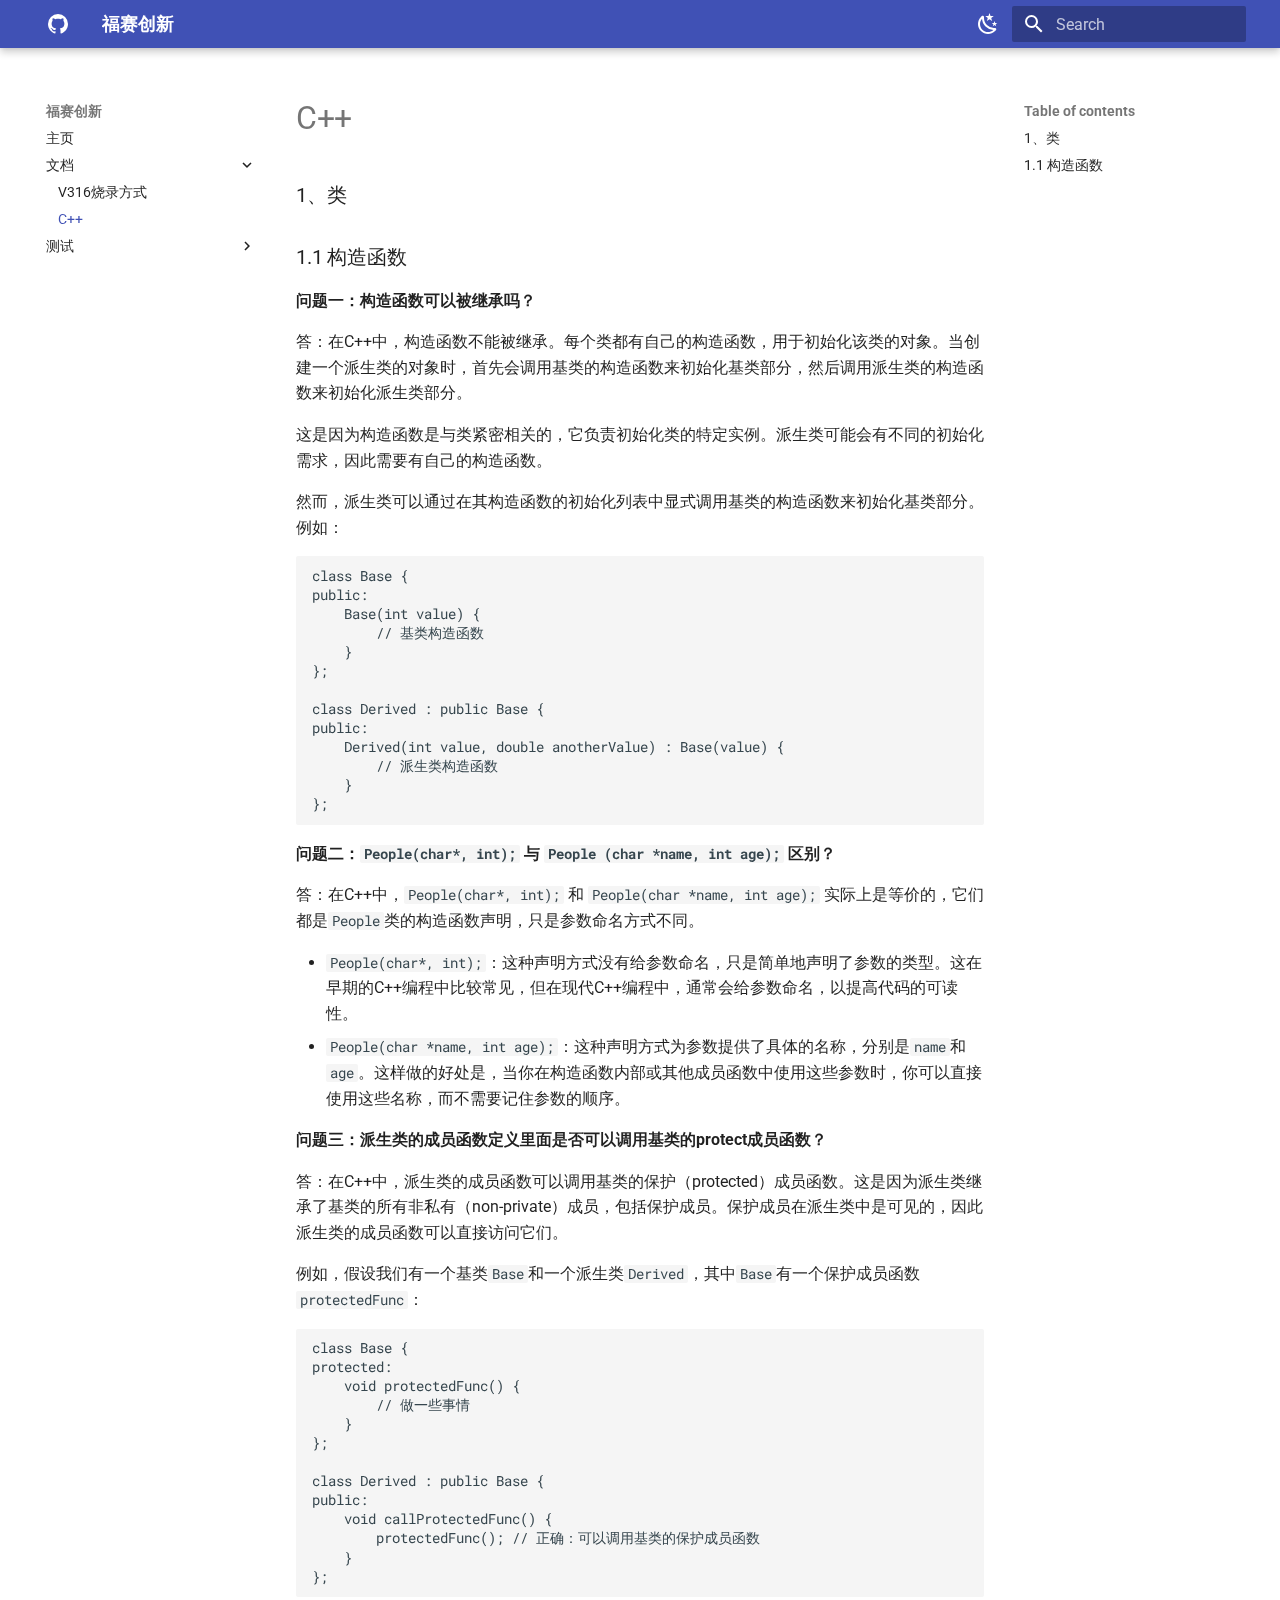
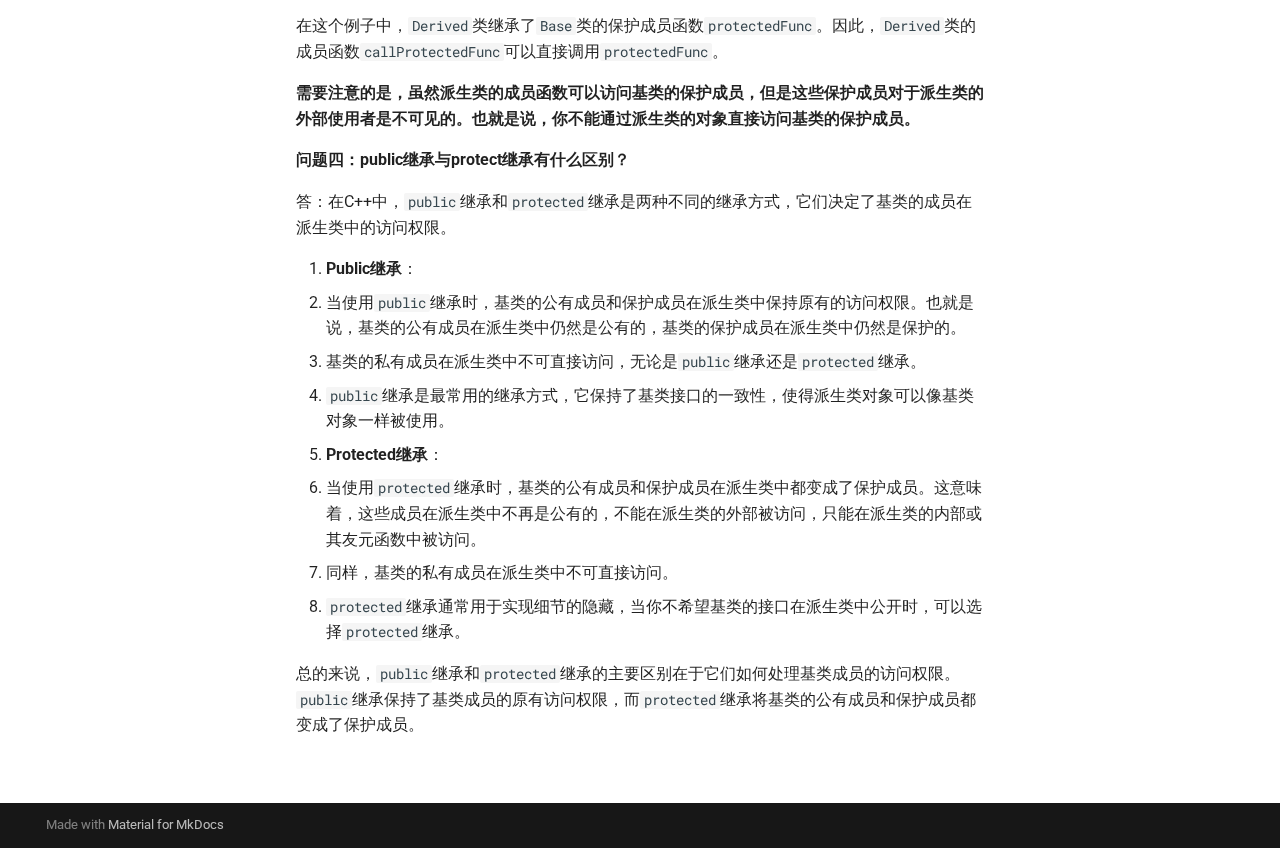
<file: site/about/index.html>
<!doctype html>
<html lang="en" class="no-js">
  <head>
    
      <meta charset="utf-8">
      <meta name="viewport" content="width=device-width,initial-scale=1">
      
      
      
      
        <link rel="prev" href="../V316/">
      
      
        <link rel="next" href="../V316_download/">
      
      
      <link rel="icon" href="../assets/images/favicon.png">
      <meta name="generator" content="mkdocs-1.6.0, mkdocs-material-9.5.29">
    
    
      
        <title>C++ - 福赛创新</title>
      
    
    
      <link rel="stylesheet" href="../assets/stylesheets/main.76a95c52.min.css">
      
        
        <link rel="stylesheet" href="../assets/stylesheets/palette.06af60db.min.css">
      
      


    
    
      
    
    
      
        
        
        <link rel="preconnect" href="https://fonts.gstatic.com" crossorigin>
        <link rel="stylesheet" href="https://fonts.googleapis.com/css?family=Roboto:300,300i,400,400i,700,700i%7CRoboto+Mono:400,400i,700,700i&display=fallback">
        <style>:root{--md-text-font:"Roboto";--md-code-font:"Roboto Mono"}</style>
      
    
    
      <link rel="stylesheet" href="../extra.css">
    
    <script>__md_scope=new URL("..",location),__md_hash=e=>[...e].reduce((e,_)=>(e<<5)-e+_.charCodeAt(0),0),__md_get=(e,_=localStorage,t=__md_scope)=>JSON.parse(_.getItem(t.pathname+"."+e)),__md_set=(e,_,t=localStorage,a=__md_scope)=>{try{t.setItem(a.pathname+"."+e,JSON.stringify(_))}catch(e){}}</script>
    
      

    
    
    
  </head>
  
  
    
    
      
    
    
    
    
    <body dir="ltr" data-md-color-scheme="default" data-md-color-primary="indigo" data-md-color-accent="indigo">
  
    
    <input class="md-toggle" data-md-toggle="drawer" type="checkbox" id="__drawer" autocomplete="off">
    <input class="md-toggle" data-md-toggle="search" type="checkbox" id="__search" autocomplete="off">
    <label class="md-overlay" for="__drawer"></label>
    <div data-md-component="skip">
      
        
        <a href="#c" class="md-skip">
          Skip to content
        </a>
      
    </div>
    <div data-md-component="announce">
      
    </div>
    
    
      

  

<header class="md-header md-header--shadow" data-md-component="header">
  <nav class="md-header__inner md-grid" aria-label="Header">
    <a href=".." title="福赛创新" class="md-header__button md-logo" aria-label="福赛创新" data-md-component="logo">
      
  
  <svg xmlns="http://www.w3.org/2000/svg" viewBox="0 0 24 24"><path d="M12 2A10 10 0 0 0 2 12c0 4.42 2.87 8.17 6.84 9.5.5.08.66-.23.66-.5v-1.69c-2.77.6-3.36-1.34-3.36-1.34-.46-1.16-1.11-1.47-1.11-1.47-.91-.62.07-.6.07-.6 1 .07 1.53 1.03 1.53 1.03.87 1.52 2.34 1.07 2.91.83.09-.65.35-1.09.63-1.34-2.22-.25-4.55-1.11-4.55-4.92 0-1.11.38-2 1.03-2.71-.1-.25-.45-1.29.1-2.64 0 0 .84-.27 2.75 1.02.79-.22 1.65-.33 2.5-.33.85 0 1.71.11 2.5.33 1.91-1.29 2.75-1.02 2.75-1.02.55 1.35.2 2.39.1 2.64.65.71 1.03 1.6 1.03 2.71 0 3.82-2.34 4.66-4.57 4.91.36.31.69.92.69 1.85V21c0 .27.16.59.67.5C19.14 20.16 22 16.42 22 12A10 10 0 0 0 12 2Z"/></svg>

    </a>
    <label class="md-header__button md-icon" for="__drawer">
      
      <svg xmlns="http://www.w3.org/2000/svg" viewBox="0 0 24 24"><path d="M3 6h18v2H3V6m0 5h18v2H3v-2m0 5h18v2H3v-2Z"/></svg>
    </label>
    <div class="md-header__title" data-md-component="header-title">
      <div class="md-header__ellipsis">
        <div class="md-header__topic">
          <span class="md-ellipsis">
            福赛创新
          </span>
        </div>
        <div class="md-header__topic" data-md-component="header-topic">
          <span class="md-ellipsis">
            
              C++
            
          </span>
        </div>
      </div>
    </div>
    
      
        <form class="md-header__option" data-md-component="palette">
  
    
    
    
    <input class="md-option" data-md-color-media="" data-md-color-scheme="default" data-md-color-primary="indigo" data-md-color-accent="indigo"  aria-label="切换到暗色模式"  type="radio" name="__palette" id="__palette_0">
    
      <label class="md-header__button md-icon" title="切换到暗色模式" for="__palette_1" hidden>
        <svg xmlns="http://www.w3.org/2000/svg" viewBox="0 0 24 24"><path d="m17.75 4.09-2.53 1.94.91 3.06-2.63-1.81-2.63 1.81.91-3.06-2.53-1.94L12.44 4l1.06-3 1.06 3 3.19.09m3.5 6.91-1.64 1.25.59 1.98-1.7-1.17-1.7 1.17.59-1.98L15.75 11l2.06-.05L18.5 9l.69 1.95 2.06.05m-2.28 4.95c.83-.08 1.72 1.1 1.19 1.85-.32.45-.66.87-1.08 1.27C15.17 23 8.84 23 4.94 19.07c-3.91-3.9-3.91-10.24 0-14.14.4-.4.82-.76 1.27-1.08.75-.53 1.93.36 1.85 1.19-.27 2.86.69 5.83 2.89 8.02a9.96 9.96 0 0 0 8.02 2.89m-1.64 2.02a12.08 12.08 0 0 1-7.8-3.47c-2.17-2.19-3.33-5-3.49-7.82-2.81 3.14-2.7 7.96.31 10.98 3.02 3.01 7.84 3.12 10.98.31Z"/></svg>
      </label>
    
  
    
    
    
    <input class="md-option" data-md-color-media="" data-md-color-scheme="slate" data-md-color-primary="indigo" data-md-color-accent="indigo"  aria-label="切换到亮色模式"  type="radio" name="__palette" id="__palette_1">
    
      <label class="md-header__button md-icon" title="切换到亮色模式" for="__palette_0" hidden>
        <svg xmlns="http://www.w3.org/2000/svg" viewBox="0 0 24 24"><path d="M12 7a5 5 0 0 1 5 5 5 5 0 0 1-5 5 5 5 0 0 1-5-5 5 5 0 0 1 5-5m0 2a3 3 0 0 0-3 3 3 3 0 0 0 3 3 3 3 0 0 0 3-3 3 3 0 0 0-3-3m0-7 2.39 3.42C13.65 5.15 12.84 5 12 5c-.84 0-1.65.15-2.39.42L12 2M3.34 7l4.16-.35A7.2 7.2 0 0 0 5.94 8.5c-.44.74-.69 1.5-.83 2.29L3.34 7m.02 10 1.76-3.77a7.131 7.131 0 0 0 2.38 4.14L3.36 17M20.65 7l-1.77 3.79a7.023 7.023 0 0 0-2.38-4.15l4.15.36m-.01 10-4.14.36c.59-.51 1.12-1.14 1.54-1.86.42-.73.69-1.5.83-2.29L20.64 17M12 22l-2.41-3.44c.74.27 1.55.44 2.41.44.82 0 1.63-.17 2.37-.44L12 22Z"/></svg>
      </label>
    
  
</form>
      
    
    
      <script>var media,input,key,value,palette=__md_get("__palette");if(palette&&palette.color){"(prefers-color-scheme)"===palette.color.media&&(media=matchMedia("(prefers-color-scheme: light)"),input=document.querySelector(media.matches?"[data-md-color-media='(prefers-color-scheme: light)']":"[data-md-color-media='(prefers-color-scheme: dark)']"),palette.color.media=input.getAttribute("data-md-color-media"),palette.color.scheme=input.getAttribute("data-md-color-scheme"),palette.color.primary=input.getAttribute("data-md-color-primary"),palette.color.accent=input.getAttribute("data-md-color-accent"));for([key,value]of Object.entries(palette.color))document.body.setAttribute("data-md-color-"+key,value)}</script>
    
    
    
      <label class="md-header__button md-icon" for="__search">
        
        <svg xmlns="http://www.w3.org/2000/svg" viewBox="0 0 24 24"><path d="M9.5 3A6.5 6.5 0 0 1 16 9.5c0 1.61-.59 3.09-1.56 4.23l.27.27h.79l5 5-1.5 1.5-5-5v-.79l-.27-.27A6.516 6.516 0 0 1 9.5 16 6.5 6.5 0 0 1 3 9.5 6.5 6.5 0 0 1 9.5 3m0 2C7 5 5 7 5 9.5S7 14 9.5 14 14 12 14 9.5 12 5 9.5 5Z"/></svg>
      </label>
      <div class="md-search" data-md-component="search" role="dialog">
  <label class="md-search__overlay" for="__search"></label>
  <div class="md-search__inner" role="search">
    <form class="md-search__form" name="search">
      <input type="text" class="md-search__input" name="query" aria-label="Search" placeholder="Search" autocapitalize="off" autocorrect="off" autocomplete="off" spellcheck="false" data-md-component="search-query" required>
      <label class="md-search__icon md-icon" for="__search">
        
        <svg xmlns="http://www.w3.org/2000/svg" viewBox="0 0 24 24"><path d="M9.5 3A6.5 6.5 0 0 1 16 9.5c0 1.61-.59 3.09-1.56 4.23l.27.27h.79l5 5-1.5 1.5-5-5v-.79l-.27-.27A6.516 6.516 0 0 1 9.5 16 6.5 6.5 0 0 1 3 9.5 6.5 6.5 0 0 1 9.5 3m0 2C7 5 5 7 5 9.5S7 14 9.5 14 14 12 14 9.5 12 5 9.5 5Z"/></svg>
        
        <svg xmlns="http://www.w3.org/2000/svg" viewBox="0 0 24 24"><path d="M20 11v2H8l5.5 5.5-1.42 1.42L4.16 12l7.92-7.92L13.5 5.5 8 11h12Z"/></svg>
      </label>
      <nav class="md-search__options" aria-label="Search">
        
        <button type="reset" class="md-search__icon md-icon" title="Clear" aria-label="Clear" tabindex="-1">
          
          <svg xmlns="http://www.w3.org/2000/svg" viewBox="0 0 24 24"><path d="M19 6.41 17.59 5 12 10.59 6.41 5 5 6.41 10.59 12 5 17.59 6.41 19 12 13.41 17.59 19 19 17.59 13.41 12 19 6.41Z"/></svg>
        </button>
      </nav>
      
    </form>
    <div class="md-search__output">
      <div class="md-search__scrollwrap" tabindex="0" data-md-scrollfix>
        <div class="md-search-result" data-md-component="search-result">
          <div class="md-search-result__meta">
            Initializing search
          </div>
          <ol class="md-search-result__list" role="presentation"></ol>
        </div>
      </div>
    </div>
  </div>
</div>
    
    
  </nav>
  
</header>
    
    <div class="md-container" data-md-component="container">
      
      
        
          
        
      
      <main class="md-main" data-md-component="main">
        <div class="md-main__inner md-grid">
          
            
              
              <div class="md-sidebar md-sidebar--primary" data-md-component="sidebar" data-md-type="navigation" >
                <div class="md-sidebar__scrollwrap">
                  <div class="md-sidebar__inner">
                    



<nav class="md-nav md-nav--primary" aria-label="Navigation" data-md-level="0">
  <label class="md-nav__title" for="__drawer">
    <a href=".." title="福赛创新" class="md-nav__button md-logo" aria-label="福赛创新" data-md-component="logo">
      
  
  <svg xmlns="http://www.w3.org/2000/svg" viewBox="0 0 24 24"><path d="M12 2A10 10 0 0 0 2 12c0 4.42 2.87 8.17 6.84 9.5.5.08.66-.23.66-.5v-1.69c-2.77.6-3.36-1.34-3.36-1.34-.46-1.16-1.11-1.47-1.11-1.47-.91-.62.07-.6.07-.6 1 .07 1.53 1.03 1.53 1.03.87 1.52 2.34 1.07 2.91.83.09-.65.35-1.09.63-1.34-2.22-.25-4.55-1.11-4.55-4.92 0-1.11.38-2 1.03-2.71-.1-.25-.45-1.29.1-2.64 0 0 .84-.27 2.75 1.02.79-.22 1.65-.33 2.5-.33.85 0 1.71.11 2.5.33 1.91-1.29 2.75-1.02 2.75-1.02.55 1.35.2 2.39.1 2.64.65.71 1.03 1.6 1.03 2.71 0 3.82-2.34 4.66-4.57 4.91.36.31.69.92.69 1.85V21c0 .27.16.59.67.5C19.14 20.16 22 16.42 22 12A10 10 0 0 0 12 2Z"/></svg>

    </a>
    福赛创新
  </label>
  
  <ul class="md-nav__list" data-md-scrollfix>
    
      
      
  
  
  
  
    <li class="md-nav__item">
      <a href=".." class="md-nav__link">
        
  
  <span class="md-ellipsis">
    主页
  </span>
  

      </a>
    </li>
  

    
      
      
  
  
    
  
  
  
    
    
    
    
    <li class="md-nav__item md-nav__item--active md-nav__item--nested">
      
        
        
        <input class="md-nav__toggle md-toggle " type="checkbox" id="__nav_2" checked>
        
          
          <label class="md-nav__link" for="__nav_2" id="__nav_2_label" tabindex="0">
            
  
  <span class="md-ellipsis">
    文档
  </span>
  

            <span class="md-nav__icon md-icon"></span>
          </label>
        
        <nav class="md-nav" data-md-level="1" aria-labelledby="__nav_2_label" aria-expanded="true">
          <label class="md-nav__title" for="__nav_2">
            <span class="md-nav__icon md-icon"></span>
            文档
          </label>
          <ul class="md-nav__list" data-md-scrollfix>
            
              
                
  
  
  
  
    <li class="md-nav__item">
      <a href="../V316/" class="md-nav__link">
        
  
  <span class="md-ellipsis">
    V316烧录方式
  </span>
  

      </a>
    </li>
  

              
            
              
                
  
  
    
  
  
  
    <li class="md-nav__item md-nav__item--active">
      
      <input class="md-nav__toggle md-toggle" type="checkbox" id="__toc">
      
      
        
      
      
        <label class="md-nav__link md-nav__link--active" for="__toc">
          
  
  <span class="md-ellipsis">
    C++
  </span>
  

          <span class="md-nav__icon md-icon"></span>
        </label>
      
      <a href="./" class="md-nav__link md-nav__link--active">
        
  
  <span class="md-ellipsis">
    C++
  </span>
  

      </a>
      
        

<nav class="md-nav md-nav--secondary" aria-label="Table of contents">
  
  
  
    
  
  
    <label class="md-nav__title" for="__toc">
      <span class="md-nav__icon md-icon"></span>
      Table of contents
    </label>
    <ul class="md-nav__list" data-md-component="toc" data-md-scrollfix>
      
        <li class="md-nav__item">
  <a href="#1" class="md-nav__link">
    <span class="md-ellipsis">
      1、类
    </span>
  </a>
  
</li>
      
        <li class="md-nav__item">
  <a href="#11" class="md-nav__link">
    <span class="md-ellipsis">
      1.1 构造函数
    </span>
  </a>
  
</li>
      
    </ul>
  
</nav>
      
    </li>
  

              
            
          </ul>
        </nav>
      
    </li>
  

    
      
      
  
  
  
  
    
    
    
    
    <li class="md-nav__item md-nav__item--nested">
      
        
        
        <input class="md-nav__toggle md-toggle " type="checkbox" id="__nav_3" >
        
          
          <label class="md-nav__link" for="__nav_3" id="__nav_3_label" tabindex="0">
            
  
  <span class="md-ellipsis">
    测试
  </span>
  

            <span class="md-nav__icon md-icon"></span>
          </label>
        
        <nav class="md-nav" data-md-level="1" aria-labelledby="__nav_3_label" aria-expanded="false">
          <label class="md-nav__title" for="__nav_3">
            <span class="md-nav__icon md-icon"></span>
            测试
          </label>
          <ul class="md-nav__list" data-md-scrollfix>
            
              
                
  
  
  
  
    <li class="md-nav__item">
      <a href="../V316_download/" class="md-nav__link">
        
  
  <span class="md-ellipsis">
    测试1
  </span>
  

      </a>
    </li>
  

              
            
              
                
  
  
  
  
    <li class="md-nav__item">
      <a href="../%E5%9B%9E%E8%B0%83%E5%87%BD%E6%95%B0/" class="md-nav__link">
        
  
  <span class="md-ellipsis">
    测试2
  </span>
  

      </a>
    </li>
  

              
            
              
                
  
  
  
  
    <li class="md-nav__item">
      <a href="../markdown%E5%BF%AB%E6%8D%B7%E9%94%AE%E6%B5%8B%E8%AF%95/" class="md-nav__link">
        
  
  <span class="md-ellipsis">
    测试3
  </span>
  

      </a>
    </li>
  

              
            
          </ul>
        </nav>
      
    </li>
  

    
  </ul>
</nav>
                  </div>
                </div>
              </div>
            
            
              
              <div class="md-sidebar md-sidebar--secondary" data-md-component="sidebar" data-md-type="toc" >
                <div class="md-sidebar__scrollwrap">
                  <div class="md-sidebar__inner">
                    

<nav class="md-nav md-nav--secondary" aria-label="Table of contents">
  
  
  
    
  
  
    <label class="md-nav__title" for="__toc">
      <span class="md-nav__icon md-icon"></span>
      Table of contents
    </label>
    <ul class="md-nav__list" data-md-component="toc" data-md-scrollfix>
      
        <li class="md-nav__item">
  <a href="#1" class="md-nav__link">
    <span class="md-ellipsis">
      1、类
    </span>
  </a>
  
</li>
      
        <li class="md-nav__item">
  <a href="#11" class="md-nav__link">
    <span class="md-ellipsis">
      1.1 构造函数
    </span>
  </a>
  
</li>
      
    </ul>
  
</nav>
                  </div>
                </div>
              </div>
            
          
          
            <div class="md-content" data-md-component="content">
              <article class="md-content__inner md-typeset">
                
                  


<h1 id="c"><strong>C++</strong></h1>
<h3 id="1">1、类</h3>
<h3 id="11">1.1 构造函数</h3>
<p><strong>问题一：构造函数可以被继承吗？</strong></p>
<p>答：在C++中，构造函数不能被继承。每个类都有自己的构造函数，用于初始化该类的对象。当创建一个派生类的对象时，首先会调用基类的构造函数来初始化基类部分，然后调用派生类的构造函数来初始化派生类部分。</p>
<p>这是因为构造函数是与类紧密相关的，它负责初始化类的特定实例。派生类可能会有不同的初始化需求，因此需要有自己的构造函数。</p>
<p>然而，派生类可以通过在其构造函数的初始化列表中显式调用基类的构造函数来初始化基类部分。例如：</p>
<pre><code class="language-c++">class Base {
public:
    Base(int value) {
        // 基类构造函数
    }
};

class Derived : public Base {
public:
    Derived(int value, double anotherValue) : Base(value) {
        // 派生类构造函数
    }
};
</code></pre>
<p><strong>问题二：<code>People(char*, int);</code> 与 <code>People (char *name, int age);</code> 区别？</strong></p>
<p>答：在C++中，<code>People(char*, int);</code> 和 <code>People(char *name, int age);</code> 实际上是等价的，它们都是<code>People</code>类的构造函数声明，只是参数命名方式不同。</p>
<ul>
<li><code>People(char*, int);</code>：这种声明方式没有给参数命名，只是简单地声明了参数的类型。这在早期的C++编程中比较常见，但在现代C++编程中，通常会给参数命名，以提高代码的可读性。</li>
<li><code>People(char *name, int age);</code>：这种声明方式为参数提供了具体的名称，分别是<code>name</code>和<code>age</code>。这样做的好处是，当你在构造函数内部或其他成员函数中使用这些参数时，你可以直接使用这些名称，而不需要记住参数的顺序。</li>
</ul>
<p><strong>问题三：派生类的成员函数定义里面是否可以调用基类的protect成员函数？</strong></p>
<p>答：在C++中，派生类的成员函数可以调用基类的保护（protected）成员函数。这是因为派生类继承了基类的所有非私有（non-private）成员，包括保护成员。保护成员在派生类中是可见的，因此派生类的成员函数可以直接访问它们。</p>
<p>例如，假设我们有一个基类<code>Base</code>和一个派生类<code>Derived</code>，其中<code>Base</code>有一个保护成员函数<code>protectedFunc</code>：</p>
<pre><code class="language-c++">class Base {
protected:
    void protectedFunc() {
        // 做一些事情
    }
};

class Derived : public Base {
public:
    void callProtectedFunc() {
        protectedFunc(); // 正确：可以调用基类的保护成员函数
    }
};
</code></pre>
<p>在这个例子中，<code>Derived</code>类继承了<code>Base</code>类的保护成员函数<code>protectedFunc</code>。因此，<code>Derived</code>类的成员函数<code>callProtectedFunc</code>可以直接调用<code>protectedFunc</code>。</p>
<p><strong>需要注意的是，虽然派生类的成员函数可以访问基类的保护成员，但是这些保护成员对于派生类的外部使用者是不可见的。也就是说，你不能通过派生类的对象直接访问基类的保护成员。</strong></p>
<p><strong>问题四：public继承与protect继承有什么区别？</strong></p>
<p>答：在C++中，<code>public</code>继承和<code>protected</code>继承是两种不同的继承方式，它们决定了基类的成员在派生类中的访问权限。</p>
<ol>
<li><strong>Public继承</strong>：</li>
<li>当使用<code>public</code>继承时，基类的公有成员和保护成员在派生类中保持原有的访问权限。也就是说，基类的公有成员在派生类中仍然是公有的，基类的保护成员在派生类中仍然是保护的。</li>
<li>基类的私有成员在派生类中不可直接访问，无论是<code>public</code>继承还是<code>protected</code>继承。</li>
<li><code>public</code>继承是最常用的继承方式，它保持了基类接口的一致性，使得派生类对象可以像基类对象一样被使用。</li>
<li><strong>Protected继承</strong>：</li>
<li>当使用<code>protected</code>继承时，基类的公有成员和保护成员在派生类中都变成了保护成员。这意味着，这些成员在派生类中不再是公有的，不能在派生类的外部被访问，只能在派生类的内部或其友元函数中被访问。</li>
<li>同样，基类的私有成员在派生类中不可直接访问。</li>
<li><code>protected</code>继承通常用于实现细节的隐藏，当你不希望基类的接口在派生类中公开时，可以选择<code>protected</code>继承。</li>
</ol>
<p>总的来说，<code>public</code>继承和<code>protected</code>继承的主要区别在于它们如何处理基类成员的访问权限。<code>public</code>继承保持了基类成员的原有访问权限，而<code>protected</code>继承将基类的公有成员和保护成员都变成了保护成员。</p>
<p>​                           </p>












                
              </article>
            </div>
          
          
<script>var target=document.getElementById(location.hash.slice(1));target&&target.name&&(target.checked=target.name.startsWith("__tabbed_"))</script>
        </div>
        
      </main>
      
        <footer class="md-footer">
  
  <div class="md-footer-meta md-typeset">
    <div class="md-footer-meta__inner md-grid">
      <div class="md-copyright">
  
  
    Made with
    <a href="https://squidfunk.github.io/mkdocs-material/" target="_blank" rel="noopener">
      Material for MkDocs
    </a>
  
</div>
      
    </div>
  </div>
</footer>
      
    </div>
    <div class="md-dialog" data-md-component="dialog">
      <div class="md-dialog__inner md-typeset"></div>
    </div>
    
    
    <script id="__config" type="application/json">{"base": "..", "features": [], "search": "../assets/javascripts/workers/search.b8dbb3d2.min.js", "translations": {"clipboard.copied": "Copied to clipboard", "clipboard.copy": "Copy to clipboard", "search.result.more.one": "1 more on this page", "search.result.more.other": "# more on this page", "search.result.none": "No matching documents", "search.result.one": "1 matching document", "search.result.other": "# matching documents", "search.result.placeholder": "Type to start searching", "search.result.term.missing": "Missing", "select.version": "Select version"}}</script>
    
    
      <script src="../assets/javascripts/bundle.fe8b6f2b.min.js"></script>
      
    
  </body>
</html>
</file>
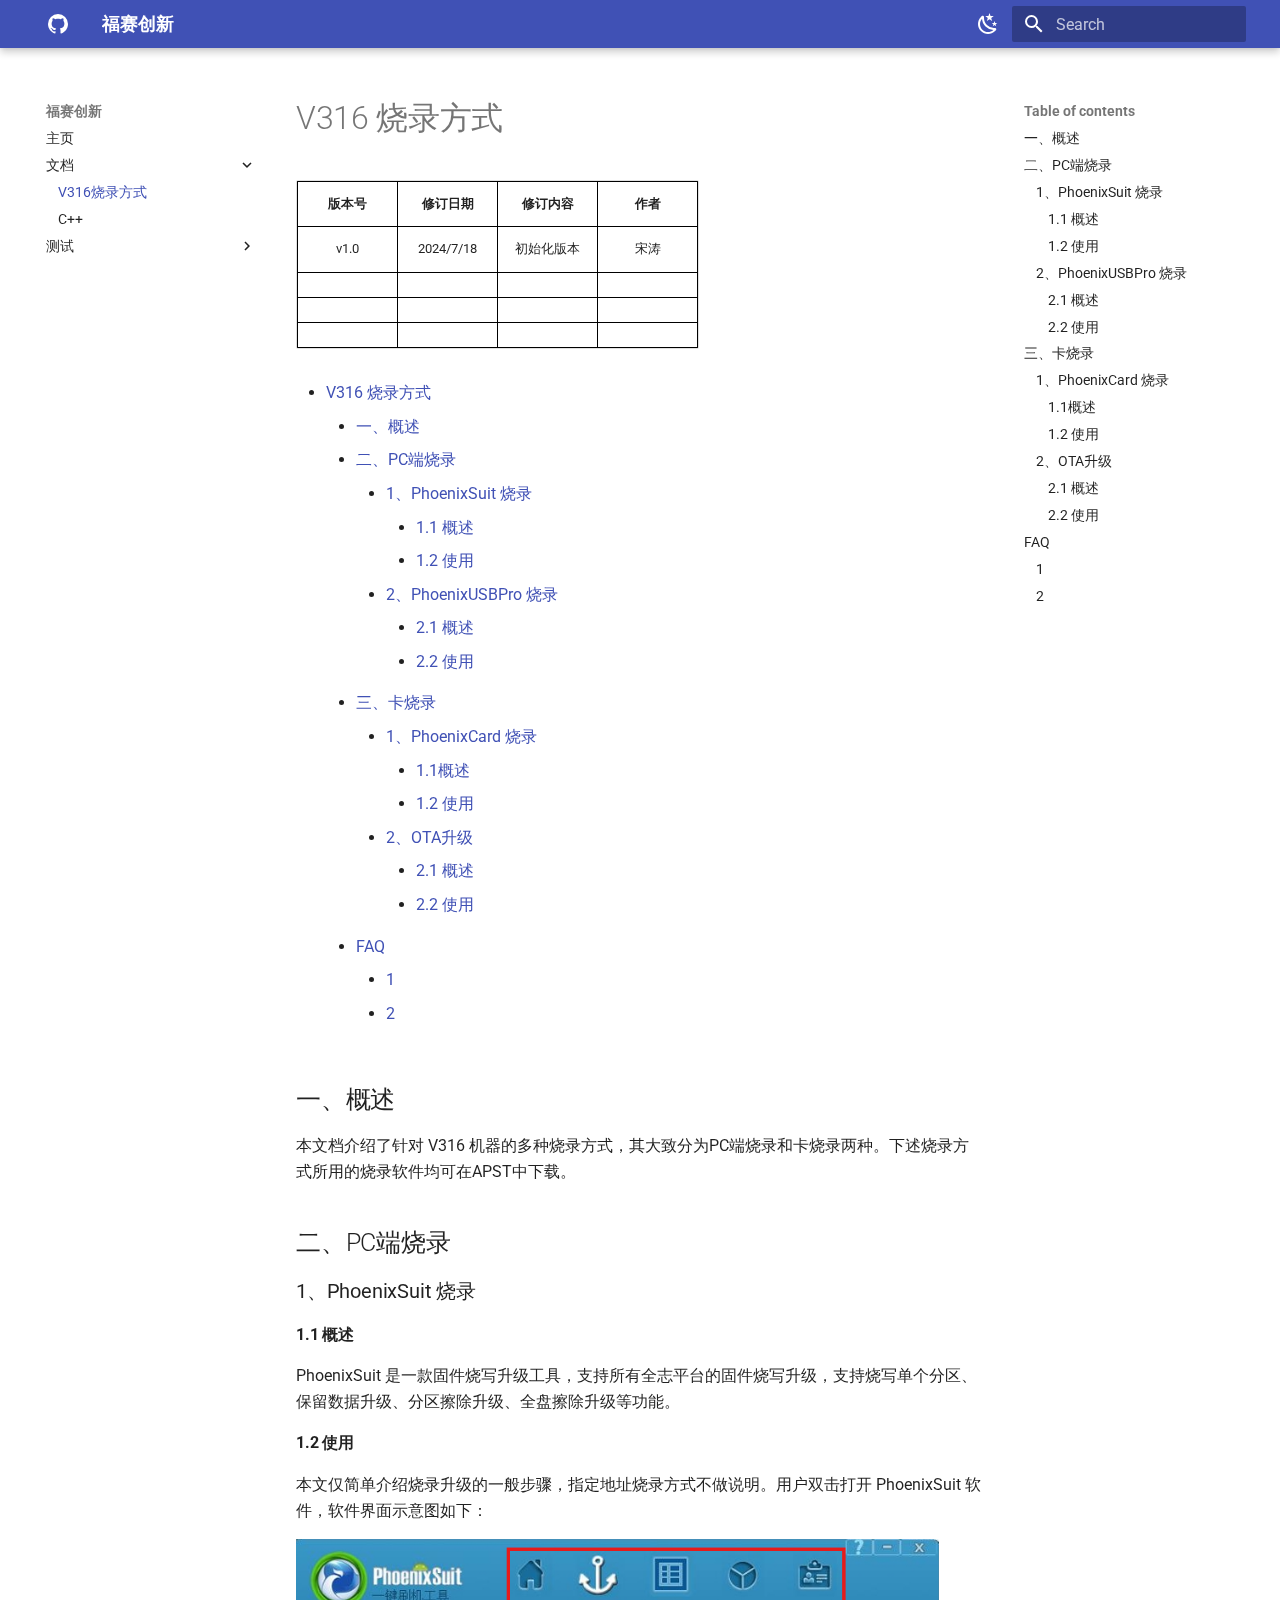
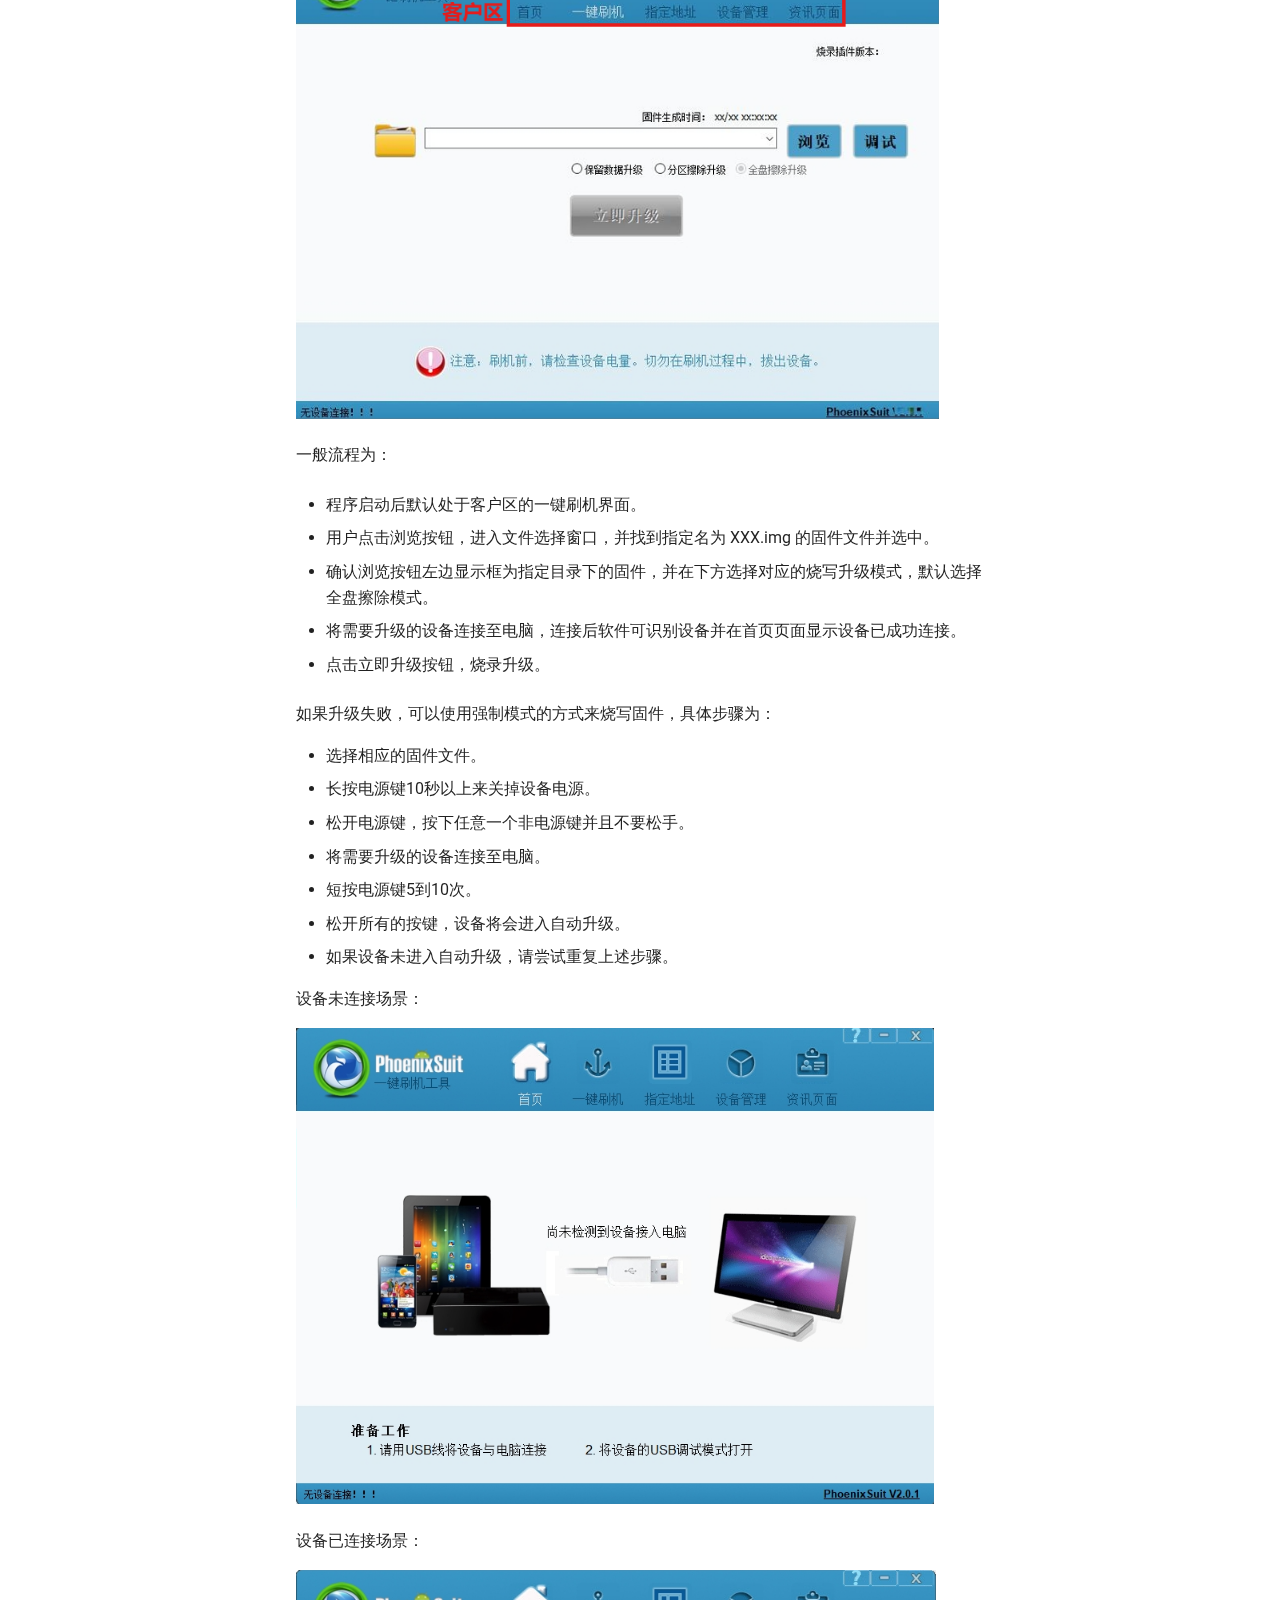
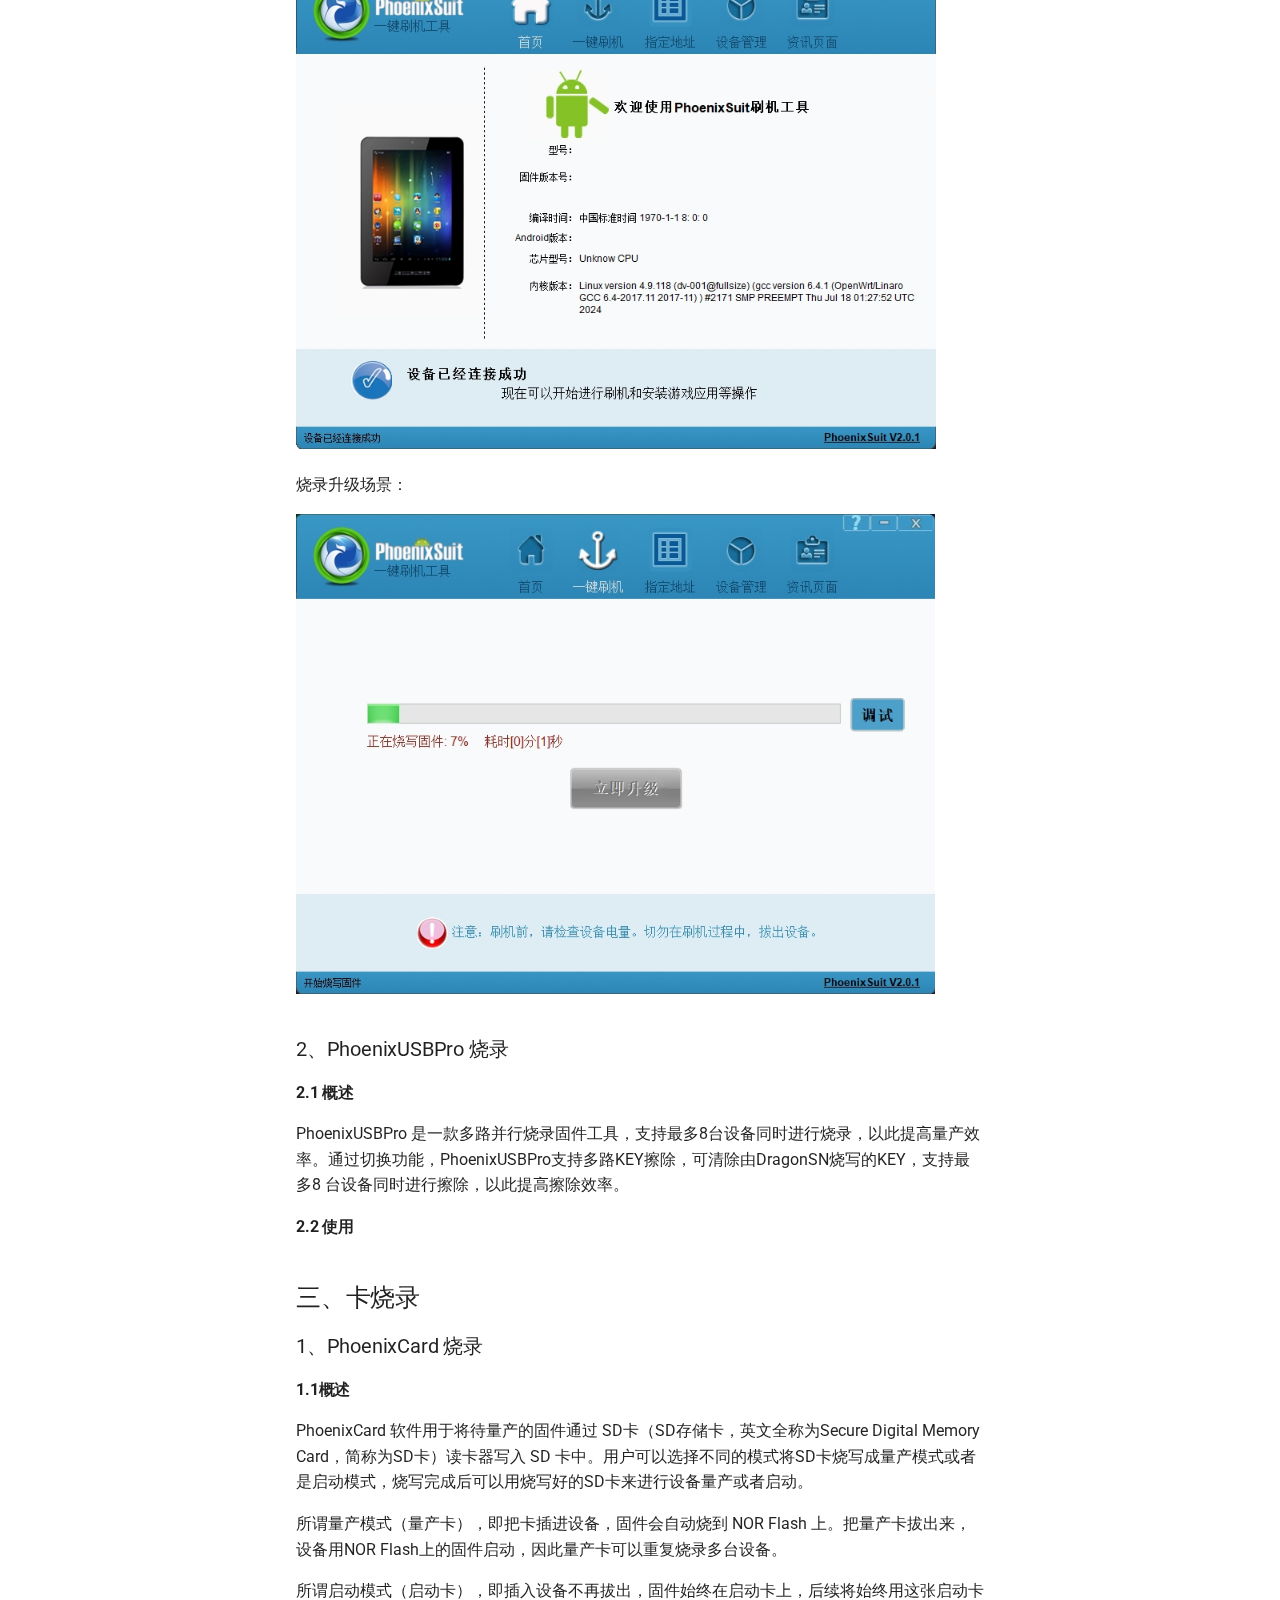
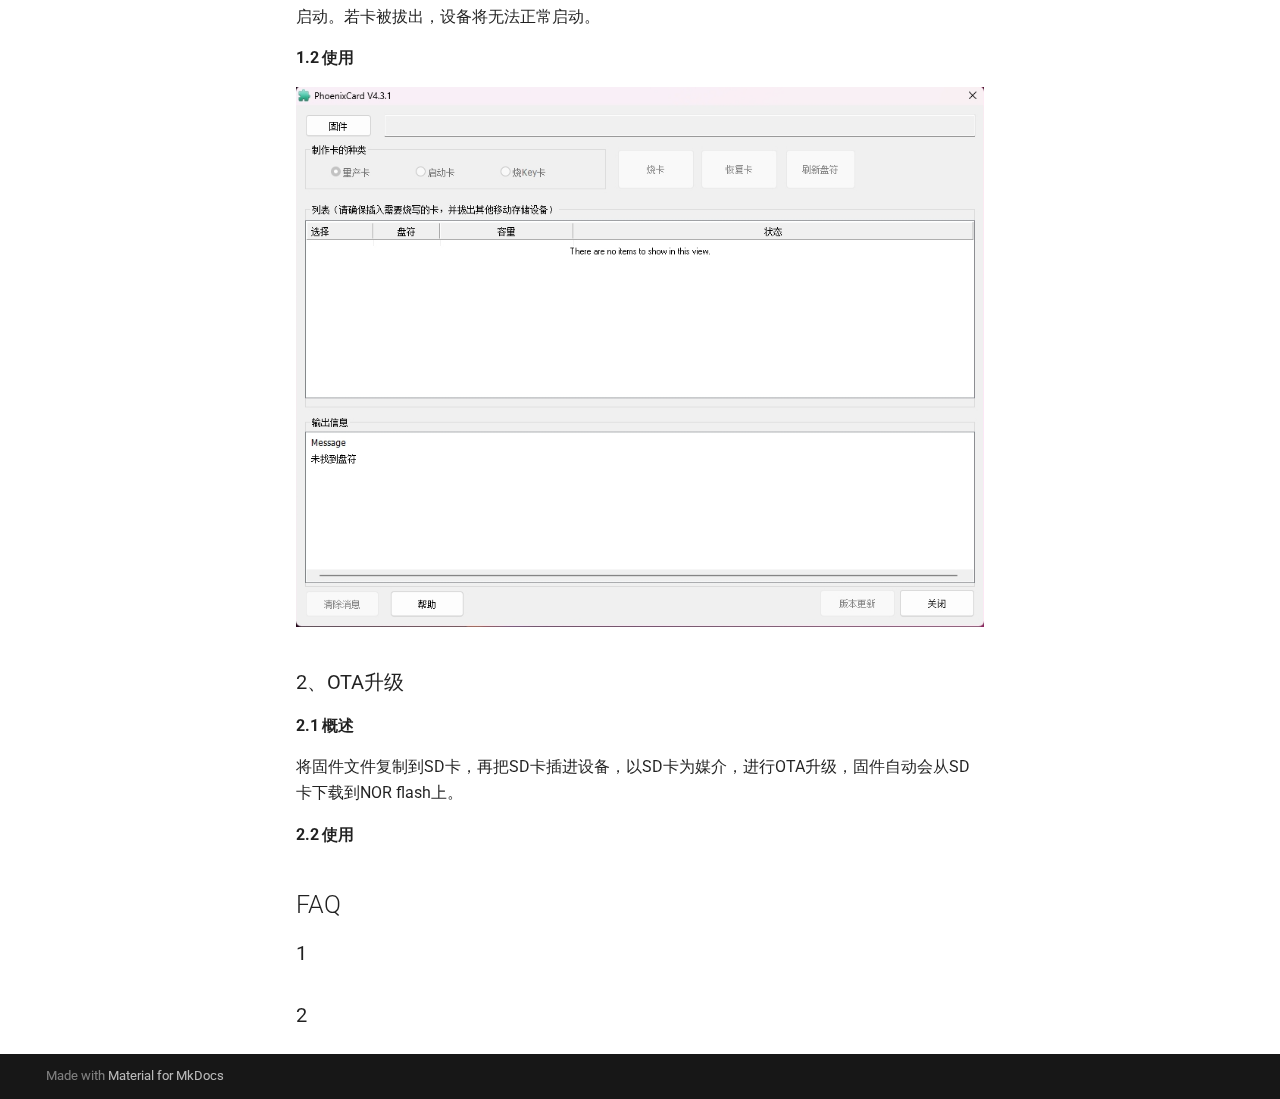
<file: site/V316/index.html>
<!doctype html>
<html lang="en" class="no-js">
  <head>
    
      <meta charset="utf-8">
      <meta name="viewport" content="width=device-width,initial-scale=1">
      
      
      
      
        <link rel="prev" href="..">
      
      
        <link rel="next" href="../about/">
      
      
      <link rel="icon" href="../assets/images/favicon.png">
      <meta name="generator" content="mkdocs-1.6.0, mkdocs-material-9.5.29">
    
    
      
        <title>V316烧录方式 - 福赛创新</title>
      
    
    
      <link rel="stylesheet" href="../assets/stylesheets/main.76a95c52.min.css">
      
        
        <link rel="stylesheet" href="../assets/stylesheets/palette.06af60db.min.css">
      
      


    
    
      
    
    
      
        
        
        <link rel="preconnect" href="https://fonts.gstatic.com" crossorigin>
        <link rel="stylesheet" href="https://fonts.googleapis.com/css?family=Roboto:300,300i,400,400i,700,700i%7CRoboto+Mono:400,400i,700,700i&display=fallback">
        <style>:root{--md-text-font:"Roboto";--md-code-font:"Roboto Mono"}</style>
      
    
    
      <link rel="stylesheet" href="../extra.css">
    
    <script>__md_scope=new URL("..",location),__md_hash=e=>[...e].reduce((e,_)=>(e<<5)-e+_.charCodeAt(0),0),__md_get=(e,_=localStorage,t=__md_scope)=>JSON.parse(_.getItem(t.pathname+"."+e)),__md_set=(e,_,t=localStorage,a=__md_scope)=>{try{t.setItem(a.pathname+"."+e,JSON.stringify(_))}catch(e){}}</script>
    
      

    
    
    
  </head>
  
  
    
    
      
    
    
    
    
    <body dir="ltr" data-md-color-scheme="default" data-md-color-primary="indigo" data-md-color-accent="indigo">
  
    
    <input class="md-toggle" data-md-toggle="drawer" type="checkbox" id="__drawer" autocomplete="off">
    <input class="md-toggle" data-md-toggle="search" type="checkbox" id="__search" autocomplete="off">
    <label class="md-overlay" for="__drawer"></label>
    <div data-md-component="skip">
      
        
        <a href="#v316" class="md-skip">
          Skip to content
        </a>
      
    </div>
    <div data-md-component="announce">
      
    </div>
    
    
      

  

<header class="md-header md-header--shadow" data-md-component="header">
  <nav class="md-header__inner md-grid" aria-label="Header">
    <a href=".." title="福赛创新" class="md-header__button md-logo" aria-label="福赛创新" data-md-component="logo">
      
  
  <svg xmlns="http://www.w3.org/2000/svg" viewBox="0 0 24 24"><path d="M12 2A10 10 0 0 0 2 12c0 4.42 2.87 8.17 6.84 9.5.5.08.66-.23.66-.5v-1.69c-2.77.6-3.36-1.34-3.36-1.34-.46-1.16-1.11-1.47-1.11-1.47-.91-.62.07-.6.07-.6 1 .07 1.53 1.03 1.53 1.03.87 1.52 2.34 1.07 2.91.83.09-.65.35-1.09.63-1.34-2.22-.25-4.55-1.11-4.55-4.92 0-1.11.38-2 1.03-2.71-.1-.25-.45-1.29.1-2.64 0 0 .84-.27 2.75 1.02.79-.22 1.65-.33 2.5-.33.85 0 1.71.11 2.5.33 1.91-1.29 2.75-1.02 2.75-1.02.55 1.35.2 2.39.1 2.64.65.71 1.03 1.6 1.03 2.71 0 3.82-2.34 4.66-4.57 4.91.36.31.69.92.69 1.85V21c0 .27.16.59.67.5C19.14 20.16 22 16.42 22 12A10 10 0 0 0 12 2Z"/></svg>

    </a>
    <label class="md-header__button md-icon" for="__drawer">
      
      <svg xmlns="http://www.w3.org/2000/svg" viewBox="0 0 24 24"><path d="M3 6h18v2H3V6m0 5h18v2H3v-2m0 5h18v2H3v-2Z"/></svg>
    </label>
    <div class="md-header__title" data-md-component="header-title">
      <div class="md-header__ellipsis">
        <div class="md-header__topic">
          <span class="md-ellipsis">
            福赛创新
          </span>
        </div>
        <div class="md-header__topic" data-md-component="header-topic">
          <span class="md-ellipsis">
            
              V316烧录方式
            
          </span>
        </div>
      </div>
    </div>
    
      
        <form class="md-header__option" data-md-component="palette">
  
    
    
    
    <input class="md-option" data-md-color-media="" data-md-color-scheme="default" data-md-color-primary="indigo" data-md-color-accent="indigo"  aria-label="切换到暗色模式"  type="radio" name="__palette" id="__palette_0">
    
      <label class="md-header__button md-icon" title="切换到暗色模式" for="__palette_1" hidden>
        <svg xmlns="http://www.w3.org/2000/svg" viewBox="0 0 24 24"><path d="m17.75 4.09-2.53 1.94.91 3.06-2.63-1.81-2.63 1.81.91-3.06-2.53-1.94L12.44 4l1.06-3 1.06 3 3.19.09m3.5 6.91-1.64 1.25.59 1.98-1.7-1.17-1.7 1.17.59-1.98L15.75 11l2.06-.05L18.5 9l.69 1.95 2.06.05m-2.28 4.95c.83-.08 1.72 1.1 1.19 1.85-.32.45-.66.87-1.08 1.27C15.17 23 8.84 23 4.94 19.07c-3.91-3.9-3.91-10.24 0-14.14.4-.4.82-.76 1.27-1.08.75-.53 1.93.36 1.85 1.19-.27 2.86.69 5.83 2.89 8.02a9.96 9.96 0 0 0 8.02 2.89m-1.64 2.02a12.08 12.08 0 0 1-7.8-3.47c-2.17-2.19-3.33-5-3.49-7.82-2.81 3.14-2.7 7.96.31 10.98 3.02 3.01 7.84 3.12 10.98.31Z"/></svg>
      </label>
    
  
    
    
    
    <input class="md-option" data-md-color-media="" data-md-color-scheme="slate" data-md-color-primary="indigo" data-md-color-accent="indigo"  aria-label="切换到亮色模式"  type="radio" name="__palette" id="__palette_1">
    
      <label class="md-header__button md-icon" title="切换到亮色模式" for="__palette_0" hidden>
        <svg xmlns="http://www.w3.org/2000/svg" viewBox="0 0 24 24"><path d="M12 7a5 5 0 0 1 5 5 5 5 0 0 1-5 5 5 5 0 0 1-5-5 5 5 0 0 1 5-5m0 2a3 3 0 0 0-3 3 3 3 0 0 0 3 3 3 3 0 0 0 3-3 3 3 0 0 0-3-3m0-7 2.39 3.42C13.65 5.15 12.84 5 12 5c-.84 0-1.65.15-2.39.42L12 2M3.34 7l4.16-.35A7.2 7.2 0 0 0 5.94 8.5c-.44.74-.69 1.5-.83 2.29L3.34 7m.02 10 1.76-3.77a7.131 7.131 0 0 0 2.38 4.14L3.36 17M20.65 7l-1.77 3.79a7.023 7.023 0 0 0-2.38-4.15l4.15.36m-.01 10-4.14.36c.59-.51 1.12-1.14 1.54-1.86.42-.73.69-1.5.83-2.29L20.64 17M12 22l-2.41-3.44c.74.27 1.55.44 2.41.44.82 0 1.63-.17 2.37-.44L12 22Z"/></svg>
      </label>
    
  
</form>
      
    
    
      <script>var media,input,key,value,palette=__md_get("__palette");if(palette&&palette.color){"(prefers-color-scheme)"===palette.color.media&&(media=matchMedia("(prefers-color-scheme: light)"),input=document.querySelector(media.matches?"[data-md-color-media='(prefers-color-scheme: light)']":"[data-md-color-media='(prefers-color-scheme: dark)']"),palette.color.media=input.getAttribute("data-md-color-media"),palette.color.scheme=input.getAttribute("data-md-color-scheme"),palette.color.primary=input.getAttribute("data-md-color-primary"),palette.color.accent=input.getAttribute("data-md-color-accent"));for([key,value]of Object.entries(palette.color))document.body.setAttribute("data-md-color-"+key,value)}</script>
    
    
    
      <label class="md-header__button md-icon" for="__search">
        
        <svg xmlns="http://www.w3.org/2000/svg" viewBox="0 0 24 24"><path d="M9.5 3A6.5 6.5 0 0 1 16 9.5c0 1.61-.59 3.09-1.56 4.23l.27.27h.79l5 5-1.5 1.5-5-5v-.79l-.27-.27A6.516 6.516 0 0 1 9.5 16 6.5 6.5 0 0 1 3 9.5 6.5 6.5 0 0 1 9.5 3m0 2C7 5 5 7 5 9.5S7 14 9.5 14 14 12 14 9.5 12 5 9.5 5Z"/></svg>
      </label>
      <div class="md-search" data-md-component="search" role="dialog">
  <label class="md-search__overlay" for="__search"></label>
  <div class="md-search__inner" role="search">
    <form class="md-search__form" name="search">
      <input type="text" class="md-search__input" name="query" aria-label="Search" placeholder="Search" autocapitalize="off" autocorrect="off" autocomplete="off" spellcheck="false" data-md-component="search-query" required>
      <label class="md-search__icon md-icon" for="__search">
        
        <svg xmlns="http://www.w3.org/2000/svg" viewBox="0 0 24 24"><path d="M9.5 3A6.5 6.5 0 0 1 16 9.5c0 1.61-.59 3.09-1.56 4.23l.27.27h.79l5 5-1.5 1.5-5-5v-.79l-.27-.27A6.516 6.516 0 0 1 9.5 16 6.5 6.5 0 0 1 3 9.5 6.5 6.5 0 0 1 9.5 3m0 2C7 5 5 7 5 9.5S7 14 9.5 14 14 12 14 9.5 12 5 9.5 5Z"/></svg>
        
        <svg xmlns="http://www.w3.org/2000/svg" viewBox="0 0 24 24"><path d="M20 11v2H8l5.5 5.5-1.42 1.42L4.16 12l7.92-7.92L13.5 5.5 8 11h12Z"/></svg>
      </label>
      <nav class="md-search__options" aria-label="Search">
        
        <button type="reset" class="md-search__icon md-icon" title="Clear" aria-label="Clear" tabindex="-1">
          
          <svg xmlns="http://www.w3.org/2000/svg" viewBox="0 0 24 24"><path d="M19 6.41 17.59 5 12 10.59 6.41 5 5 6.41 10.59 12 5 17.59 6.41 19 12 13.41 17.59 19 19 17.59 13.41 12 19 6.41Z"/></svg>
        </button>
      </nav>
      
    </form>
    <div class="md-search__output">
      <div class="md-search__scrollwrap" tabindex="0" data-md-scrollfix>
        <div class="md-search-result" data-md-component="search-result">
          <div class="md-search-result__meta">
            Initializing search
          </div>
          <ol class="md-search-result__list" role="presentation"></ol>
        </div>
      </div>
    </div>
  </div>
</div>
    
    
  </nav>
  
</header>
    
    <div class="md-container" data-md-component="container">
      
      
        
          
        
      
      <main class="md-main" data-md-component="main">
        <div class="md-main__inner md-grid">
          
            
              
              <div class="md-sidebar md-sidebar--primary" data-md-component="sidebar" data-md-type="navigation" >
                <div class="md-sidebar__scrollwrap">
                  <div class="md-sidebar__inner">
                    



<nav class="md-nav md-nav--primary" aria-label="Navigation" data-md-level="0">
  <label class="md-nav__title" for="__drawer">
    <a href=".." title="福赛创新" class="md-nav__button md-logo" aria-label="福赛创新" data-md-component="logo">
      
  
  <svg xmlns="http://www.w3.org/2000/svg" viewBox="0 0 24 24"><path d="M12 2A10 10 0 0 0 2 12c0 4.42 2.87 8.17 6.84 9.5.5.08.66-.23.66-.5v-1.69c-2.77.6-3.36-1.34-3.36-1.34-.46-1.16-1.11-1.47-1.11-1.47-.91-.62.07-.6.07-.6 1 .07 1.53 1.03 1.53 1.03.87 1.52 2.34 1.07 2.91.83.09-.65.35-1.09.63-1.34-2.22-.25-4.55-1.11-4.55-4.92 0-1.11.38-2 1.03-2.71-.1-.25-.45-1.29.1-2.64 0 0 .84-.27 2.75 1.02.79-.22 1.65-.33 2.5-.33.85 0 1.71.11 2.5.33 1.91-1.29 2.75-1.02 2.75-1.02.55 1.35.2 2.39.1 2.64.65.71 1.03 1.6 1.03 2.71 0 3.82-2.34 4.66-4.57 4.91.36.31.69.92.69 1.85V21c0 .27.16.59.67.5C19.14 20.16 22 16.42 22 12A10 10 0 0 0 12 2Z"/></svg>

    </a>
    福赛创新
  </label>
  
  <ul class="md-nav__list" data-md-scrollfix>
    
      
      
  
  
  
  
    <li class="md-nav__item">
      <a href=".." class="md-nav__link">
        
  
  <span class="md-ellipsis">
    主页
  </span>
  

      </a>
    </li>
  

    
      
      
  
  
    
  
  
  
    
    
    
    
    <li class="md-nav__item md-nav__item--active md-nav__item--nested">
      
        
        
        <input class="md-nav__toggle md-toggle " type="checkbox" id="__nav_2" checked>
        
          
          <label class="md-nav__link" for="__nav_2" id="__nav_2_label" tabindex="0">
            
  
  <span class="md-ellipsis">
    文档
  </span>
  

            <span class="md-nav__icon md-icon"></span>
          </label>
        
        <nav class="md-nav" data-md-level="1" aria-labelledby="__nav_2_label" aria-expanded="true">
          <label class="md-nav__title" for="__nav_2">
            <span class="md-nav__icon md-icon"></span>
            文档
          </label>
          <ul class="md-nav__list" data-md-scrollfix>
            
              
                
  
  
    
  
  
  
    <li class="md-nav__item md-nav__item--active">
      
      <input class="md-nav__toggle md-toggle" type="checkbox" id="__toc">
      
      
        
      
      
        <label class="md-nav__link md-nav__link--active" for="__toc">
          
  
  <span class="md-ellipsis">
    V316烧录方式
  </span>
  

          <span class="md-nav__icon md-icon"></span>
        </label>
      
      <a href="./" class="md-nav__link md-nav__link--active">
        
  
  <span class="md-ellipsis">
    V316烧录方式
  </span>
  

      </a>
      
        

<nav class="md-nav md-nav--secondary" aria-label="Table of contents">
  
  
  
    
  
  
    <label class="md-nav__title" for="__toc">
      <span class="md-nav__icon md-icon"></span>
      Table of contents
    </label>
    <ul class="md-nav__list" data-md-component="toc" data-md-scrollfix>
      
        <li class="md-nav__item">
  <a href="#_1" class="md-nav__link">
    <span class="md-ellipsis">
      一、概述
    </span>
  </a>
  
</li>
      
        <li class="md-nav__item">
  <a href="#pc" class="md-nav__link">
    <span class="md-ellipsis">
      二、PC端烧录
    </span>
  </a>
  
    <nav class="md-nav" aria-label="二、PC端烧录">
      <ul class="md-nav__list">
        
          <li class="md-nav__item">
  <a href="#1phoenixsuit" class="md-nav__link">
    <span class="md-ellipsis">
      1、PhoenixSuit 烧录
    </span>
  </a>
  
    <nav class="md-nav" aria-label="1、PhoenixSuit 烧录">
      <ul class="md-nav__list">
        
          <li class="md-nav__item">
  <a href="#11" class="md-nav__link">
    <span class="md-ellipsis">
      1.1 概述
    </span>
  </a>
  
</li>
        
          <li class="md-nav__item">
  <a href="#12" class="md-nav__link">
    <span class="md-ellipsis">
      1.2 使用
    </span>
  </a>
  
</li>
        
      </ul>
    </nav>
  
</li>
        
          <li class="md-nav__item">
  <a href="#2phoenixusbpro" class="md-nav__link">
    <span class="md-ellipsis">
      2、PhoenixUSBPro 烧录
    </span>
  </a>
  
    <nav class="md-nav" aria-label="2、PhoenixUSBPro 烧录">
      <ul class="md-nav__list">
        
          <li class="md-nav__item">
  <a href="#21" class="md-nav__link">
    <span class="md-ellipsis">
      2.1 概述
    </span>
  </a>
  
</li>
        
          <li class="md-nav__item">
  <a href="#22" class="md-nav__link">
    <span class="md-ellipsis">
      2.2 使用
    </span>
  </a>
  
</li>
        
      </ul>
    </nav>
  
</li>
        
      </ul>
    </nav>
  
</li>
      
        <li class="md-nav__item">
  <a href="#_2" class="md-nav__link">
    <span class="md-ellipsis">
      三、卡烧录
    </span>
  </a>
  
    <nav class="md-nav" aria-label="三、卡烧录">
      <ul class="md-nav__list">
        
          <li class="md-nav__item">
  <a href="#1phoenixcard" class="md-nav__link">
    <span class="md-ellipsis">
      1、PhoenixCard 烧录
    </span>
  </a>
  
    <nav class="md-nav" aria-label="1、PhoenixCard 烧录">
      <ul class="md-nav__list">
        
          <li class="md-nav__item">
  <a href="#11_1" class="md-nav__link">
    <span class="md-ellipsis">
      1.1概述
    </span>
  </a>
  
</li>
        
          <li class="md-nav__item">
  <a href="#12_1" class="md-nav__link">
    <span class="md-ellipsis">
      1.2 使用
    </span>
  </a>
  
</li>
        
      </ul>
    </nav>
  
</li>
        
          <li class="md-nav__item">
  <a href="#2ota" class="md-nav__link">
    <span class="md-ellipsis">
      2、OTA升级
    </span>
  </a>
  
    <nav class="md-nav" aria-label="2、OTA升级">
      <ul class="md-nav__list">
        
          <li class="md-nav__item">
  <a href="#21_1" class="md-nav__link">
    <span class="md-ellipsis">
      2.1 概述
    </span>
  </a>
  
</li>
        
          <li class="md-nav__item">
  <a href="#22_1" class="md-nav__link">
    <span class="md-ellipsis">
      2.2 使用
    </span>
  </a>
  
</li>
        
      </ul>
    </nav>
  
</li>
        
      </ul>
    </nav>
  
</li>
      
        <li class="md-nav__item">
  <a href="#faq" class="md-nav__link">
    <span class="md-ellipsis">
      FAQ
    </span>
  </a>
  
    <nav class="md-nav" aria-label="FAQ">
      <ul class="md-nav__list">
        
          <li class="md-nav__item">
  <a href="#1" class="md-nav__link">
    <span class="md-ellipsis">
      1
    </span>
  </a>
  
</li>
        
          <li class="md-nav__item">
  <a href="#2" class="md-nav__link">
    <span class="md-ellipsis">
      2
    </span>
  </a>
  
</li>
        
      </ul>
    </nav>
  
</li>
      
    </ul>
  
</nav>
      
    </li>
  

              
            
              
                
  
  
  
  
    <li class="md-nav__item">
      <a href="../about/" class="md-nav__link">
        
  
  <span class="md-ellipsis">
    C++
  </span>
  

      </a>
    </li>
  

              
            
          </ul>
        </nav>
      
    </li>
  

    
      
      
  
  
  
  
    
    
    
    
    <li class="md-nav__item md-nav__item--nested">
      
        
        
        <input class="md-nav__toggle md-toggle " type="checkbox" id="__nav_3" >
        
          
          <label class="md-nav__link" for="__nav_3" id="__nav_3_label" tabindex="0">
            
  
  <span class="md-ellipsis">
    测试
  </span>
  

            <span class="md-nav__icon md-icon"></span>
          </label>
        
        <nav class="md-nav" data-md-level="1" aria-labelledby="__nav_3_label" aria-expanded="false">
          <label class="md-nav__title" for="__nav_3">
            <span class="md-nav__icon md-icon"></span>
            测试
          </label>
          <ul class="md-nav__list" data-md-scrollfix>
            
              
                
  
  
  
  
    <li class="md-nav__item">
      <a href="../V316_download/" class="md-nav__link">
        
  
  <span class="md-ellipsis">
    测试1
  </span>
  

      </a>
    </li>
  

              
            
              
                
  
  
  
  
    <li class="md-nav__item">
      <a href="../%E5%9B%9E%E8%B0%83%E5%87%BD%E6%95%B0/" class="md-nav__link">
        
  
  <span class="md-ellipsis">
    测试2
  </span>
  

      </a>
    </li>
  

              
            
              
                
  
  
  
  
    <li class="md-nav__item">
      <a href="../markdown%E5%BF%AB%E6%8D%B7%E9%94%AE%E6%B5%8B%E8%AF%95/" class="md-nav__link">
        
  
  <span class="md-ellipsis">
    测试3
  </span>
  

      </a>
    </li>
  

              
            
          </ul>
        </nav>
      
    </li>
  

    
  </ul>
</nav>
                  </div>
                </div>
              </div>
            
            
              
              <div class="md-sidebar md-sidebar--secondary" data-md-component="sidebar" data-md-type="toc" >
                <div class="md-sidebar__scrollwrap">
                  <div class="md-sidebar__inner">
                    

<nav class="md-nav md-nav--secondary" aria-label="Table of contents">
  
  
  
    
  
  
    <label class="md-nav__title" for="__toc">
      <span class="md-nav__icon md-icon"></span>
      Table of contents
    </label>
    <ul class="md-nav__list" data-md-component="toc" data-md-scrollfix>
      
        <li class="md-nav__item">
  <a href="#_1" class="md-nav__link">
    <span class="md-ellipsis">
      一、概述
    </span>
  </a>
  
</li>
      
        <li class="md-nav__item">
  <a href="#pc" class="md-nav__link">
    <span class="md-ellipsis">
      二、PC端烧录
    </span>
  </a>
  
    <nav class="md-nav" aria-label="二、PC端烧录">
      <ul class="md-nav__list">
        
          <li class="md-nav__item">
  <a href="#1phoenixsuit" class="md-nav__link">
    <span class="md-ellipsis">
      1、PhoenixSuit 烧录
    </span>
  </a>
  
    <nav class="md-nav" aria-label="1、PhoenixSuit 烧录">
      <ul class="md-nav__list">
        
          <li class="md-nav__item">
  <a href="#11" class="md-nav__link">
    <span class="md-ellipsis">
      1.1 概述
    </span>
  </a>
  
</li>
        
          <li class="md-nav__item">
  <a href="#12" class="md-nav__link">
    <span class="md-ellipsis">
      1.2 使用
    </span>
  </a>
  
</li>
        
      </ul>
    </nav>
  
</li>
        
          <li class="md-nav__item">
  <a href="#2phoenixusbpro" class="md-nav__link">
    <span class="md-ellipsis">
      2、PhoenixUSBPro 烧录
    </span>
  </a>
  
    <nav class="md-nav" aria-label="2、PhoenixUSBPro 烧录">
      <ul class="md-nav__list">
        
          <li class="md-nav__item">
  <a href="#21" class="md-nav__link">
    <span class="md-ellipsis">
      2.1 概述
    </span>
  </a>
  
</li>
        
          <li class="md-nav__item">
  <a href="#22" class="md-nav__link">
    <span class="md-ellipsis">
      2.2 使用
    </span>
  </a>
  
</li>
        
      </ul>
    </nav>
  
</li>
        
      </ul>
    </nav>
  
</li>
      
        <li class="md-nav__item">
  <a href="#_2" class="md-nav__link">
    <span class="md-ellipsis">
      三、卡烧录
    </span>
  </a>
  
    <nav class="md-nav" aria-label="三、卡烧录">
      <ul class="md-nav__list">
        
          <li class="md-nav__item">
  <a href="#1phoenixcard" class="md-nav__link">
    <span class="md-ellipsis">
      1、PhoenixCard 烧录
    </span>
  </a>
  
    <nav class="md-nav" aria-label="1、PhoenixCard 烧录">
      <ul class="md-nav__list">
        
          <li class="md-nav__item">
  <a href="#11_1" class="md-nav__link">
    <span class="md-ellipsis">
      1.1概述
    </span>
  </a>
  
</li>
        
          <li class="md-nav__item">
  <a href="#12_1" class="md-nav__link">
    <span class="md-ellipsis">
      1.2 使用
    </span>
  </a>
  
</li>
        
      </ul>
    </nav>
  
</li>
        
          <li class="md-nav__item">
  <a href="#2ota" class="md-nav__link">
    <span class="md-ellipsis">
      2、OTA升级
    </span>
  </a>
  
    <nav class="md-nav" aria-label="2、OTA升级">
      <ul class="md-nav__list">
        
          <li class="md-nav__item">
  <a href="#21_1" class="md-nav__link">
    <span class="md-ellipsis">
      2.1 概述
    </span>
  </a>
  
</li>
        
          <li class="md-nav__item">
  <a href="#22_1" class="md-nav__link">
    <span class="md-ellipsis">
      2.2 使用
    </span>
  </a>
  
</li>
        
      </ul>
    </nav>
  
</li>
        
      </ul>
    </nav>
  
</li>
      
        <li class="md-nav__item">
  <a href="#faq" class="md-nav__link">
    <span class="md-ellipsis">
      FAQ
    </span>
  </a>
  
    <nav class="md-nav" aria-label="FAQ">
      <ul class="md-nav__list">
        
          <li class="md-nav__item">
  <a href="#1" class="md-nav__link">
    <span class="md-ellipsis">
      1
    </span>
  </a>
  
</li>
        
          <li class="md-nav__item">
  <a href="#2" class="md-nav__link">
    <span class="md-ellipsis">
      2
    </span>
  </a>
  
</li>
        
      </ul>
    </nav>
  
</li>
      
    </ul>
  
</nav>
                  </div>
                </div>
              </div>
            
          
          
            <div class="md-content" data-md-component="content">
              <article class="md-content__inner md-typeset">
                
                  


<h1 id="v316">V316 烧录方式</h1>
<table>
<thead>
<tr>
<th style="text-align: center;">版本号</th>
<th style="text-align: center;">修订日期</th>
<th style="text-align: center;">修订内容</th>
<th style="text-align: center;">作者</th>
</tr>
</thead>
<tbody>
<tr>
<td style="text-align: center;">v1.0</td>
<td style="text-align: center;">2024/7/18</td>
<td style="text-align: center;">初始化版本</td>
<td style="text-align: center;">宋涛</td>
</tr>
<tr>
<td style="text-align: center;"></td>
<td style="text-align: center;"></td>
<td style="text-align: center;"></td>
<td style="text-align: center;"></td>
</tr>
<tr>
<td style="text-align: center;"></td>
<td style="text-align: center;"></td>
<td style="text-align: center;"></td>
<td style="text-align: center;"></td>
</tr>
<tr>
<td style="text-align: center;"></td>
<td style="text-align: center;"></td>
<td style="text-align: center;"></td>
<td style="text-align: center;"></td>
</tr>
</tbody>
</table>
<div class="toc">
<ul>
<li><a href="#v316">V316 烧录方式</a><ul>
<li><a href="#_1">一、概述</a></li>
<li><a href="#pc">二、PC端烧录</a><ul>
<li><a href="#1phoenixsuit">1、PhoenixSuit 烧录</a><ul>
<li><a href="#11">1.1 概述</a></li>
<li><a href="#12">1.2 使用</a></li>
</ul>
</li>
<li><a href="#2phoenixusbpro">2、PhoenixUSBPro 烧录</a><ul>
<li><a href="#21">2.1 概述</a></li>
<li><a href="#22">2.2 使用</a></li>
</ul>
</li>
</ul>
</li>
<li><a href="#_2">三、卡烧录</a><ul>
<li><a href="#1phoenixcard">1、PhoenixCard 烧录</a><ul>
<li><a href="#11_1">1.1概述</a></li>
<li><a href="#12_1">1.2 使用</a></li>
</ul>
</li>
<li><a href="#2ota">2、OTA升级</a><ul>
<li><a href="#21_1">2.1 概述</a></li>
<li><a href="#22_1">2.2 使用</a></li>
</ul>
</li>
</ul>
</li>
<li><a href="#faq">FAQ</a><ul>
<li><a href="#1">1</a></li>
<li><a href="#2">2</a></li>
</ul>
</li>
</ul>
</li>
</ul>
</div>
<h2 id="_1">一、概述</h2>
<p>本文档介绍了针对 V316 机器的多种烧录方式，其大致分为PC端烧录和卡烧录两种。下述烧录方式所用的烧录软件均可在APST中下载。</p>
<h2 id="pc">二、PC端烧录</h2>
<h3 id="1phoenixsuit">1、PhoenixSuit 烧录</h3>
<h4 id="11">1.1 概述</h4>
<p>PhoenixSuit 是一款固件烧写升级工具，支持所有全志平台的固件烧写升级，支持烧写单个分区、保留数据升级、分区擦除升级、全盘擦除升级等功能。</p>
<h4 id="12">1.2 使用</h4>
<p>本文仅简单介绍烧录升级的一般步骤，指定地址烧录方式不做说明。用户双击打开 PhoenixSuit 软件，软件界面示意图如下：</p>
<p><img src="/assets/image-20240718151200941.png" alt="image-20240718151200941" style="zoom:85%;" /></p>
<p>一般流程为：</p>
<ul>
<li>
<p>程序启动后默认处于客户区的一键刷机界面。</p>
</li>
<li>
<p>用户点击浏览按钮，进入文件选择窗口，并找到指定名为 XXX.img 的固件文件并选中。</p>
</li>
<li>
<p>确认浏览按钮左边显示框为指定目录下的固件，并在下方选择对应的烧写升级模式，默认选择全盘擦除模式。</p>
</li>
<li>
<p>将需要升级的设备连接至电脑，连接后软件可识别设备并在首页页面显示设备已成功连接。</p>
</li>
<li>
<p>点击立即升级按钮，烧录升级。</p>
</li>
</ul>
<p>如果升级失败，可以使用强制模式的方式来烧写固件，具体步骤为：</p>
<ul>
<li>选择相应的固件文件。</li>
<li>长按电源键10秒以上来关掉设备电源。</li>
<li>松开电源键，按下任意一个非电源键并且不要松手。</li>
<li>将需要升级的设备连接至电脑。</li>
<li>短按电源键5到10次。</li>
<li>松开所有的按键，设备将会进入自动升级。</li>
<li>如果设备未进入自动升级，请尝试重复上述步骤。</li>
</ul>
<p>设备未连接场景：</p>
<p><img src="/assets/image-20240718140440996.png" alt="image-20240718140440996" style="zoom:80%;" /></p>
<p>设备已连接场景：</p>
<p><img src="/assets/image-20240718150233482.png" alt="image-20240718150233482" style="zoom:80%;" /></p>
<p>烧录升级场景：</p>
<p><img src="/assets/image-20240718150602540.png" alt="image-20240718150602540" style="zoom:80%;" /></p>
<h3 id="2phoenixusbpro">2、PhoenixUSBPro 烧录</h3>
<h4 id="21">2.1 概述</h4>
<p>PhoenixUSBPro 是一款多路并行烧录固件工具，支持最多8台设备同时进行烧录，以此提高量产效率。通过切换功能，PhoenixUSBPro支持多路KEY擦除，可清除由DragonSN烧写的KEY，支持最多8 台设备同时进行擦除，以此提高擦除效率。</p>
<h4 id="22">2.2 使用</h4>
<h2 id="_2">三、卡烧录</h2>
<h3 id="1phoenixcard">1、PhoenixCard 烧录</h3>
<h4 id="11_1">1.1概述</h4>
<p>PhoenixCard 软件用于将待量产的固件通过 SD卡（SD存储卡，英文全称为Secure Digital Memory  Card，简称为SD卡）读卡器写入 SD 卡中。用户可以选择不同的模式将SD卡烧写成量产模式或者是启动模式，烧写完成后可以用烧写好的SD卡来进行设备量产或者启动。 </p>
<p>所谓量产模式（量产卡），即把卡插进设备，固件会自动烧到 NOR Flash 上。把量产卡拔出来，设备用NOR Flash上的固件启动，因此量产卡可以重复烧录多台设备。</p>
<p>所谓启动模式（启动卡），即插入设备不再拔出，固件始终在启动卡上，后续将始终用这张启动卡启动。若卡被拔出，设备将无法正常启动。</p>
<h4 id="12_1">1.2 使用</h4>
<p><img src="/assets/image-20240718162046542.png" alt="image-20240718162046542" style="zoom:80%;" /></p>
<h3 id="2ota">2、OTA升级</h3>
<h4 id="21_1">2.1 概述</h4>
<p>将固件文件复制到SD卡，再把SD卡插进设备，以SD卡为媒介，进行OTA升级，固件自动会从SD卡下载到NOR flash上。</p>
<h4 id="22_1">2.2 使用</h4>
<h2 id="faq">FAQ</h2>
<h3 id="1">1</h3>
<h3 id="2">2</h3>












                
              </article>
            </div>
          
          
<script>var target=document.getElementById(location.hash.slice(1));target&&target.name&&(target.checked=target.name.startsWith("__tabbed_"))</script>
        </div>
        
      </main>
      
        <footer class="md-footer">
  
  <div class="md-footer-meta md-typeset">
    <div class="md-footer-meta__inner md-grid">
      <div class="md-copyright">
  
  
    Made with
    <a href="https://squidfunk.github.io/mkdocs-material/" target="_blank" rel="noopener">
      Material for MkDocs
    </a>
  
</div>
      
    </div>
  </div>
</footer>
      
    </div>
    <div class="md-dialog" data-md-component="dialog">
      <div class="md-dialog__inner md-typeset"></div>
    </div>
    
    
    <script id="__config" type="application/json">{"base": "..", "features": [], "search": "../assets/javascripts/workers/search.b8dbb3d2.min.js", "translations": {"clipboard.copied": "Copied to clipboard", "clipboard.copy": "Copy to clipboard", "search.result.more.one": "1 more on this page", "search.result.more.other": "# more on this page", "search.result.none": "No matching documents", "search.result.one": "1 matching document", "search.result.other": "# matching documents", "search.result.placeholder": "Type to start searching", "search.result.term.missing": "Missing", "select.version": "Select version"}}</script>
    
    
      <script src="../assets/javascripts/bundle.fe8b6f2b.min.js"></script>
      
    
  </body>
</html>
</file>
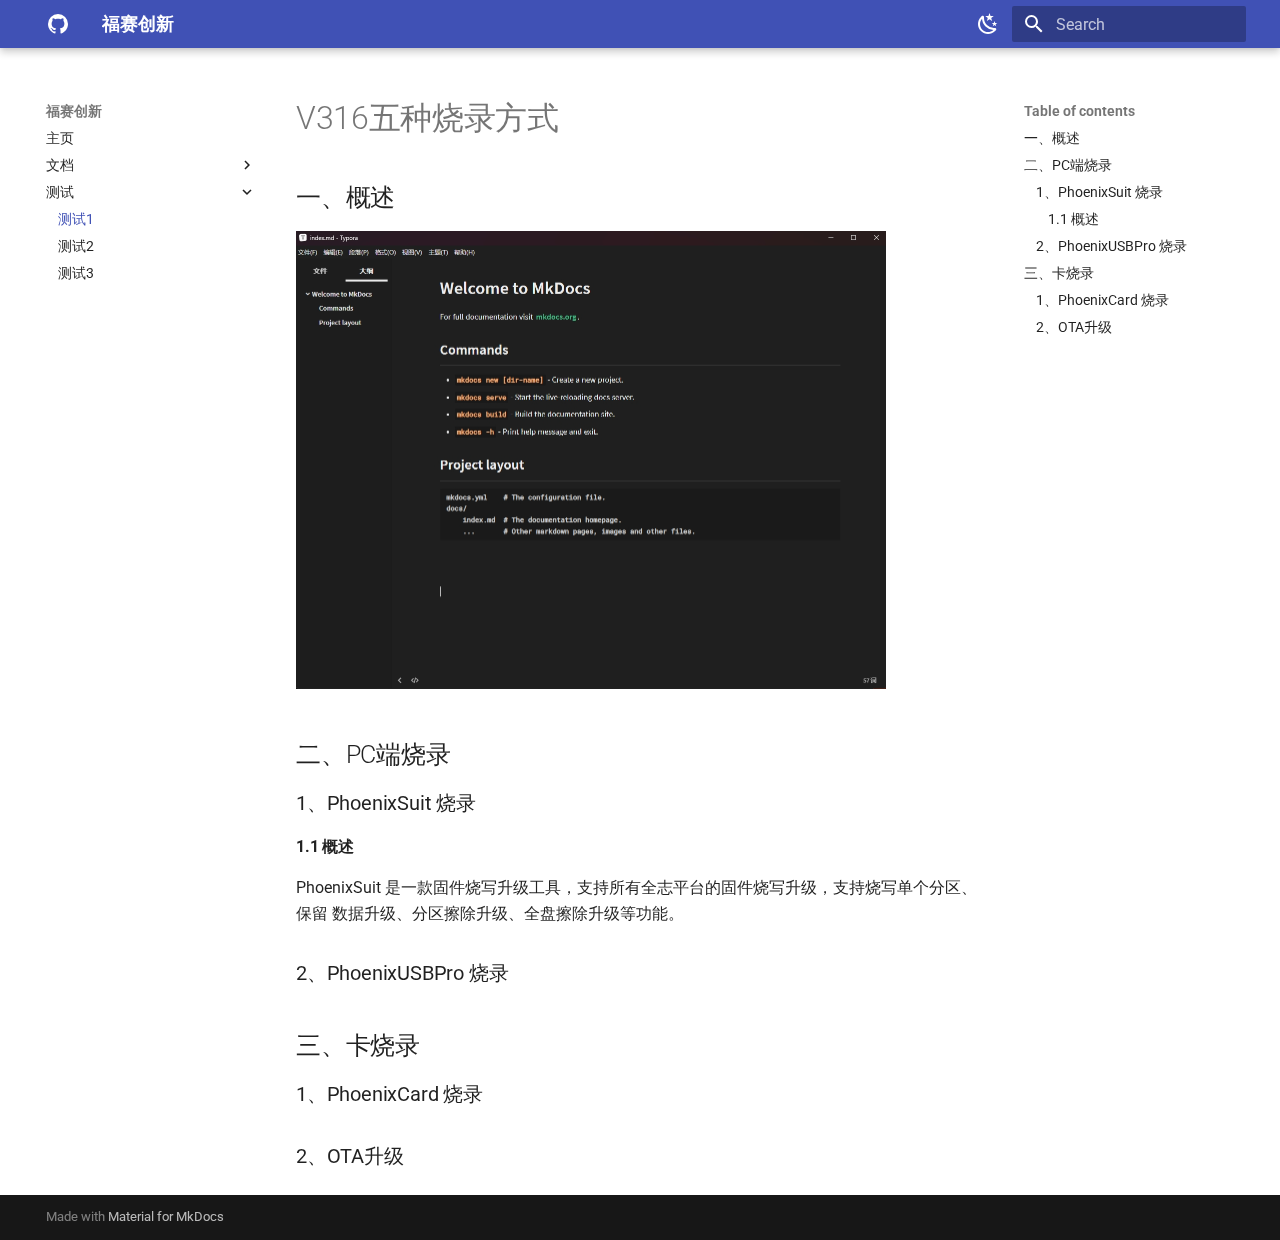
<file: site/V316_download/index.html>
<!doctype html>
<html lang="en" class="no-js">
  <head>
    
      <meta charset="utf-8">
      <meta name="viewport" content="width=device-width,initial-scale=1">
      
      
      
      
        <link rel="prev" href="../about/">
      
      
        <link rel="next" href="../%E5%9B%9E%E8%B0%83%E5%87%BD%E6%95%B0/">
      
      
      <link rel="icon" href="../assets/images/favicon.png">
      <meta name="generator" content="mkdocs-1.6.0, mkdocs-material-9.5.29">
    
    
      
        <title>测试1 - 福赛创新</title>
      
    
    
      <link rel="stylesheet" href="../assets/stylesheets/main.76a95c52.min.css">
      
        
        <link rel="stylesheet" href="../assets/stylesheets/palette.06af60db.min.css">
      
      


    
    
      
    
    
      
        
        
        <link rel="preconnect" href="https://fonts.gstatic.com" crossorigin>
        <link rel="stylesheet" href="https://fonts.googleapis.com/css?family=Roboto:300,300i,400,400i,700,700i%7CRoboto+Mono:400,400i,700,700i&display=fallback">
        <style>:root{--md-text-font:"Roboto";--md-code-font:"Roboto Mono"}</style>
      
    
    
      <link rel="stylesheet" href="../extra.css">
    
    <script>__md_scope=new URL("..",location),__md_hash=e=>[...e].reduce((e,_)=>(e<<5)-e+_.charCodeAt(0),0),__md_get=(e,_=localStorage,t=__md_scope)=>JSON.parse(_.getItem(t.pathname+"."+e)),__md_set=(e,_,t=localStorage,a=__md_scope)=>{try{t.setItem(a.pathname+"."+e,JSON.stringify(_))}catch(e){}}</script>
    
      

    
    
    
  </head>
  
  
    
    
      
    
    
    
    
    <body dir="ltr" data-md-color-scheme="default" data-md-color-primary="indigo" data-md-color-accent="indigo">
  
    
    <input class="md-toggle" data-md-toggle="drawer" type="checkbox" id="__drawer" autocomplete="off">
    <input class="md-toggle" data-md-toggle="search" type="checkbox" id="__search" autocomplete="off">
    <label class="md-overlay" for="__drawer"></label>
    <div data-md-component="skip">
      
        
        <a href="#v316" class="md-skip">
          Skip to content
        </a>
      
    </div>
    <div data-md-component="announce">
      
    </div>
    
    
      

  

<header class="md-header md-header--shadow" data-md-component="header">
  <nav class="md-header__inner md-grid" aria-label="Header">
    <a href=".." title="福赛创新" class="md-header__button md-logo" aria-label="福赛创新" data-md-component="logo">
      
  
  <svg xmlns="http://www.w3.org/2000/svg" viewBox="0 0 24 24"><path d="M12 2A10 10 0 0 0 2 12c0 4.42 2.87 8.17 6.84 9.5.5.08.66-.23.66-.5v-1.69c-2.77.6-3.36-1.34-3.36-1.34-.46-1.16-1.11-1.47-1.11-1.47-.91-.62.07-.6.07-.6 1 .07 1.53 1.03 1.53 1.03.87 1.52 2.34 1.07 2.91.83.09-.65.35-1.09.63-1.34-2.22-.25-4.55-1.11-4.55-4.92 0-1.11.38-2 1.03-2.71-.1-.25-.45-1.29.1-2.64 0 0 .84-.27 2.75 1.02.79-.22 1.65-.33 2.5-.33.85 0 1.71.11 2.5.33 1.91-1.29 2.75-1.02 2.75-1.02.55 1.35.2 2.39.1 2.64.65.71 1.03 1.6 1.03 2.71 0 3.82-2.34 4.66-4.57 4.91.36.31.69.92.69 1.85V21c0 .27.16.59.67.5C19.14 20.16 22 16.42 22 12A10 10 0 0 0 12 2Z"/></svg>

    </a>
    <label class="md-header__button md-icon" for="__drawer">
      
      <svg xmlns="http://www.w3.org/2000/svg" viewBox="0 0 24 24"><path d="M3 6h18v2H3V6m0 5h18v2H3v-2m0 5h18v2H3v-2Z"/></svg>
    </label>
    <div class="md-header__title" data-md-component="header-title">
      <div class="md-header__ellipsis">
        <div class="md-header__topic">
          <span class="md-ellipsis">
            福赛创新
          </span>
        </div>
        <div class="md-header__topic" data-md-component="header-topic">
          <span class="md-ellipsis">
            
              测试1
            
          </span>
        </div>
      </div>
    </div>
    
      
        <form class="md-header__option" data-md-component="palette">
  
    
    
    
    <input class="md-option" data-md-color-media="" data-md-color-scheme="default" data-md-color-primary="indigo" data-md-color-accent="indigo"  aria-label="切换到暗色模式"  type="radio" name="__palette" id="__palette_0">
    
      <label class="md-header__button md-icon" title="切换到暗色模式" for="__palette_1" hidden>
        <svg xmlns="http://www.w3.org/2000/svg" viewBox="0 0 24 24"><path d="m17.75 4.09-2.53 1.94.91 3.06-2.63-1.81-2.63 1.81.91-3.06-2.53-1.94L12.44 4l1.06-3 1.06 3 3.19.09m3.5 6.91-1.64 1.25.59 1.98-1.7-1.17-1.7 1.17.59-1.98L15.75 11l2.06-.05L18.5 9l.69 1.95 2.06.05m-2.28 4.95c.83-.08 1.72 1.1 1.19 1.85-.32.45-.66.87-1.08 1.27C15.17 23 8.84 23 4.94 19.07c-3.91-3.9-3.91-10.24 0-14.14.4-.4.82-.76 1.27-1.08.75-.53 1.93.36 1.85 1.19-.27 2.86.69 5.83 2.89 8.02a9.96 9.96 0 0 0 8.02 2.89m-1.64 2.02a12.08 12.08 0 0 1-7.8-3.47c-2.17-2.19-3.33-5-3.49-7.82-2.81 3.14-2.7 7.96.31 10.98 3.02 3.01 7.84 3.12 10.98.31Z"/></svg>
      </label>
    
  
    
    
    
    <input class="md-option" data-md-color-media="" data-md-color-scheme="slate" data-md-color-primary="indigo" data-md-color-accent="indigo"  aria-label="切换到亮色模式"  type="radio" name="__palette" id="__palette_1">
    
      <label class="md-header__button md-icon" title="切换到亮色模式" for="__palette_0" hidden>
        <svg xmlns="http://www.w3.org/2000/svg" viewBox="0 0 24 24"><path d="M12 7a5 5 0 0 1 5 5 5 5 0 0 1-5 5 5 5 0 0 1-5-5 5 5 0 0 1 5-5m0 2a3 3 0 0 0-3 3 3 3 0 0 0 3 3 3 3 0 0 0 3-3 3 3 0 0 0-3-3m0-7 2.39 3.42C13.65 5.15 12.84 5 12 5c-.84 0-1.65.15-2.39.42L12 2M3.34 7l4.16-.35A7.2 7.2 0 0 0 5.94 8.5c-.44.74-.69 1.5-.83 2.29L3.34 7m.02 10 1.76-3.77a7.131 7.131 0 0 0 2.38 4.14L3.36 17M20.65 7l-1.77 3.79a7.023 7.023 0 0 0-2.38-4.15l4.15.36m-.01 10-4.14.36c.59-.51 1.12-1.14 1.54-1.86.42-.73.69-1.5.83-2.29L20.64 17M12 22l-2.41-3.44c.74.27 1.55.44 2.41.44.82 0 1.63-.17 2.37-.44L12 22Z"/></svg>
      </label>
    
  
</form>
      
    
    
      <script>var media,input,key,value,palette=__md_get("__palette");if(palette&&palette.color){"(prefers-color-scheme)"===palette.color.media&&(media=matchMedia("(prefers-color-scheme: light)"),input=document.querySelector(media.matches?"[data-md-color-media='(prefers-color-scheme: light)']":"[data-md-color-media='(prefers-color-scheme: dark)']"),palette.color.media=input.getAttribute("data-md-color-media"),palette.color.scheme=input.getAttribute("data-md-color-scheme"),palette.color.primary=input.getAttribute("data-md-color-primary"),palette.color.accent=input.getAttribute("data-md-color-accent"));for([key,value]of Object.entries(palette.color))document.body.setAttribute("data-md-color-"+key,value)}</script>
    
    
    
      <label class="md-header__button md-icon" for="__search">
        
        <svg xmlns="http://www.w3.org/2000/svg" viewBox="0 0 24 24"><path d="M9.5 3A6.5 6.5 0 0 1 16 9.5c0 1.61-.59 3.09-1.56 4.23l.27.27h.79l5 5-1.5 1.5-5-5v-.79l-.27-.27A6.516 6.516 0 0 1 9.5 16 6.5 6.5 0 0 1 3 9.5 6.5 6.5 0 0 1 9.5 3m0 2C7 5 5 7 5 9.5S7 14 9.5 14 14 12 14 9.5 12 5 9.5 5Z"/></svg>
      </label>
      <div class="md-search" data-md-component="search" role="dialog">
  <label class="md-search__overlay" for="__search"></label>
  <div class="md-search__inner" role="search">
    <form class="md-search__form" name="search">
      <input type="text" class="md-search__input" name="query" aria-label="Search" placeholder="Search" autocapitalize="off" autocorrect="off" autocomplete="off" spellcheck="false" data-md-component="search-query" required>
      <label class="md-search__icon md-icon" for="__search">
        
        <svg xmlns="http://www.w3.org/2000/svg" viewBox="0 0 24 24"><path d="M9.5 3A6.5 6.5 0 0 1 16 9.5c0 1.61-.59 3.09-1.56 4.23l.27.27h.79l5 5-1.5 1.5-5-5v-.79l-.27-.27A6.516 6.516 0 0 1 9.5 16 6.5 6.5 0 0 1 3 9.5 6.5 6.5 0 0 1 9.5 3m0 2C7 5 5 7 5 9.5S7 14 9.5 14 14 12 14 9.5 12 5 9.5 5Z"/></svg>
        
        <svg xmlns="http://www.w3.org/2000/svg" viewBox="0 0 24 24"><path d="M20 11v2H8l5.5 5.5-1.42 1.42L4.16 12l7.92-7.92L13.5 5.5 8 11h12Z"/></svg>
      </label>
      <nav class="md-search__options" aria-label="Search">
        
        <button type="reset" class="md-search__icon md-icon" title="Clear" aria-label="Clear" tabindex="-1">
          
          <svg xmlns="http://www.w3.org/2000/svg" viewBox="0 0 24 24"><path d="M19 6.41 17.59 5 12 10.59 6.41 5 5 6.41 10.59 12 5 17.59 6.41 19 12 13.41 17.59 19 19 17.59 13.41 12 19 6.41Z"/></svg>
        </button>
      </nav>
      
    </form>
    <div class="md-search__output">
      <div class="md-search__scrollwrap" tabindex="0" data-md-scrollfix>
        <div class="md-search-result" data-md-component="search-result">
          <div class="md-search-result__meta">
            Initializing search
          </div>
          <ol class="md-search-result__list" role="presentation"></ol>
        </div>
      </div>
    </div>
  </div>
</div>
    
    
  </nav>
  
</header>
    
    <div class="md-container" data-md-component="container">
      
      
        
          
        
      
      <main class="md-main" data-md-component="main">
        <div class="md-main__inner md-grid">
          
            
              
              <div class="md-sidebar md-sidebar--primary" data-md-component="sidebar" data-md-type="navigation" >
                <div class="md-sidebar__scrollwrap">
                  <div class="md-sidebar__inner">
                    



<nav class="md-nav md-nav--primary" aria-label="Navigation" data-md-level="0">
  <label class="md-nav__title" for="__drawer">
    <a href=".." title="福赛创新" class="md-nav__button md-logo" aria-label="福赛创新" data-md-component="logo">
      
  
  <svg xmlns="http://www.w3.org/2000/svg" viewBox="0 0 24 24"><path d="M12 2A10 10 0 0 0 2 12c0 4.42 2.87 8.17 6.84 9.5.5.08.66-.23.66-.5v-1.69c-2.77.6-3.36-1.34-3.36-1.34-.46-1.16-1.11-1.47-1.11-1.47-.91-.62.07-.6.07-.6 1 .07 1.53 1.03 1.53 1.03.87 1.52 2.34 1.07 2.91.83.09-.65.35-1.09.63-1.34-2.22-.25-4.55-1.11-4.55-4.92 0-1.11.38-2 1.03-2.71-.1-.25-.45-1.29.1-2.64 0 0 .84-.27 2.75 1.02.79-.22 1.65-.33 2.5-.33.85 0 1.71.11 2.5.33 1.91-1.29 2.75-1.02 2.75-1.02.55 1.35.2 2.39.1 2.64.65.71 1.03 1.6 1.03 2.71 0 3.82-2.34 4.66-4.57 4.91.36.31.69.92.69 1.85V21c0 .27.16.59.67.5C19.14 20.16 22 16.42 22 12A10 10 0 0 0 12 2Z"/></svg>

    </a>
    福赛创新
  </label>
  
  <ul class="md-nav__list" data-md-scrollfix>
    
      
      
  
  
  
  
    <li class="md-nav__item">
      <a href=".." class="md-nav__link">
        
  
  <span class="md-ellipsis">
    主页
  </span>
  

      </a>
    </li>
  

    
      
      
  
  
  
  
    
    
    
    
    <li class="md-nav__item md-nav__item--nested">
      
        
        
        <input class="md-nav__toggle md-toggle " type="checkbox" id="__nav_2" >
        
          
          <label class="md-nav__link" for="__nav_2" id="__nav_2_label" tabindex="0">
            
  
  <span class="md-ellipsis">
    文档
  </span>
  

            <span class="md-nav__icon md-icon"></span>
          </label>
        
        <nav class="md-nav" data-md-level="1" aria-labelledby="__nav_2_label" aria-expanded="false">
          <label class="md-nav__title" for="__nav_2">
            <span class="md-nav__icon md-icon"></span>
            文档
          </label>
          <ul class="md-nav__list" data-md-scrollfix>
            
              
                
  
  
  
  
    <li class="md-nav__item">
      <a href="../V316/" class="md-nav__link">
        
  
  <span class="md-ellipsis">
    V316烧录方式
  </span>
  

      </a>
    </li>
  

              
            
              
                
  
  
  
  
    <li class="md-nav__item">
      <a href="../about/" class="md-nav__link">
        
  
  <span class="md-ellipsis">
    C++
  </span>
  

      </a>
    </li>
  

              
            
          </ul>
        </nav>
      
    </li>
  

    
      
      
  
  
    
  
  
  
    
    
    
    
    <li class="md-nav__item md-nav__item--active md-nav__item--nested">
      
        
        
        <input class="md-nav__toggle md-toggle " type="checkbox" id="__nav_3" checked>
        
          
          <label class="md-nav__link" for="__nav_3" id="__nav_3_label" tabindex="0">
            
  
  <span class="md-ellipsis">
    测试
  </span>
  

            <span class="md-nav__icon md-icon"></span>
          </label>
        
        <nav class="md-nav" data-md-level="1" aria-labelledby="__nav_3_label" aria-expanded="true">
          <label class="md-nav__title" for="__nav_3">
            <span class="md-nav__icon md-icon"></span>
            测试
          </label>
          <ul class="md-nav__list" data-md-scrollfix>
            
              
                
  
  
    
  
  
  
    <li class="md-nav__item md-nav__item--active">
      
      <input class="md-nav__toggle md-toggle" type="checkbox" id="__toc">
      
      
        
      
      
        <label class="md-nav__link md-nav__link--active" for="__toc">
          
  
  <span class="md-ellipsis">
    测试1
  </span>
  

          <span class="md-nav__icon md-icon"></span>
        </label>
      
      <a href="./" class="md-nav__link md-nav__link--active">
        
  
  <span class="md-ellipsis">
    测试1
  </span>
  

      </a>
      
        

<nav class="md-nav md-nav--secondary" aria-label="Table of contents">
  
  
  
    
  
  
    <label class="md-nav__title" for="__toc">
      <span class="md-nav__icon md-icon"></span>
      Table of contents
    </label>
    <ul class="md-nav__list" data-md-component="toc" data-md-scrollfix>
      
        <li class="md-nav__item">
  <a href="#_1" class="md-nav__link">
    <span class="md-ellipsis">
      一、概述
    </span>
  </a>
  
</li>
      
        <li class="md-nav__item">
  <a href="#pc" class="md-nav__link">
    <span class="md-ellipsis">
      二、PC端烧录
    </span>
  </a>
  
    <nav class="md-nav" aria-label="二、PC端烧录">
      <ul class="md-nav__list">
        
          <li class="md-nav__item">
  <a href="#1phoenixsuit" class="md-nav__link">
    <span class="md-ellipsis">
      1、PhoenixSuit 烧录
    </span>
  </a>
  
    <nav class="md-nav" aria-label="1、PhoenixSuit 烧录">
      <ul class="md-nav__list">
        
          <li class="md-nav__item">
  <a href="#11" class="md-nav__link">
    <span class="md-ellipsis">
      1.1 概述
    </span>
  </a>
  
</li>
        
      </ul>
    </nav>
  
</li>
        
          <li class="md-nav__item">
  <a href="#2phoenixusbpro" class="md-nav__link">
    <span class="md-ellipsis">
      2、PhoenixUSBPro 烧录
    </span>
  </a>
  
</li>
        
      </ul>
    </nav>
  
</li>
      
        <li class="md-nav__item">
  <a href="#_2" class="md-nav__link">
    <span class="md-ellipsis">
      三、卡烧录
    </span>
  </a>
  
    <nav class="md-nav" aria-label="三、卡烧录">
      <ul class="md-nav__list">
        
          <li class="md-nav__item">
  <a href="#1phoenixcard" class="md-nav__link">
    <span class="md-ellipsis">
      1、PhoenixCard 烧录
    </span>
  </a>
  
</li>
        
          <li class="md-nav__item">
  <a href="#2ota" class="md-nav__link">
    <span class="md-ellipsis">
      2、OTA升级
    </span>
  </a>
  
</li>
        
      </ul>
    </nav>
  
</li>
      
    </ul>
  
</nav>
      
    </li>
  

              
            
              
                
  
  
  
  
    <li class="md-nav__item">
      <a href="../%E5%9B%9E%E8%B0%83%E5%87%BD%E6%95%B0/" class="md-nav__link">
        
  
  <span class="md-ellipsis">
    测试2
  </span>
  

      </a>
    </li>
  

              
            
              
                
  
  
  
  
    <li class="md-nav__item">
      <a href="../markdown%E5%BF%AB%E6%8D%B7%E9%94%AE%E6%B5%8B%E8%AF%95/" class="md-nav__link">
        
  
  <span class="md-ellipsis">
    测试3
  </span>
  

      </a>
    </li>
  

              
            
          </ul>
        </nav>
      
    </li>
  

    
  </ul>
</nav>
                  </div>
                </div>
              </div>
            
            
              
              <div class="md-sidebar md-sidebar--secondary" data-md-component="sidebar" data-md-type="toc" >
                <div class="md-sidebar__scrollwrap">
                  <div class="md-sidebar__inner">
                    

<nav class="md-nav md-nav--secondary" aria-label="Table of contents">
  
  
  
    
  
  
    <label class="md-nav__title" for="__toc">
      <span class="md-nav__icon md-icon"></span>
      Table of contents
    </label>
    <ul class="md-nav__list" data-md-component="toc" data-md-scrollfix>
      
        <li class="md-nav__item">
  <a href="#_1" class="md-nav__link">
    <span class="md-ellipsis">
      一、概述
    </span>
  </a>
  
</li>
      
        <li class="md-nav__item">
  <a href="#pc" class="md-nav__link">
    <span class="md-ellipsis">
      二、PC端烧录
    </span>
  </a>
  
    <nav class="md-nav" aria-label="二、PC端烧录">
      <ul class="md-nav__list">
        
          <li class="md-nav__item">
  <a href="#1phoenixsuit" class="md-nav__link">
    <span class="md-ellipsis">
      1、PhoenixSuit 烧录
    </span>
  </a>
  
    <nav class="md-nav" aria-label="1、PhoenixSuit 烧录">
      <ul class="md-nav__list">
        
          <li class="md-nav__item">
  <a href="#11" class="md-nav__link">
    <span class="md-ellipsis">
      1.1 概述
    </span>
  </a>
  
</li>
        
      </ul>
    </nav>
  
</li>
        
          <li class="md-nav__item">
  <a href="#2phoenixusbpro" class="md-nav__link">
    <span class="md-ellipsis">
      2、PhoenixUSBPro 烧录
    </span>
  </a>
  
</li>
        
      </ul>
    </nav>
  
</li>
      
        <li class="md-nav__item">
  <a href="#_2" class="md-nav__link">
    <span class="md-ellipsis">
      三、卡烧录
    </span>
  </a>
  
    <nav class="md-nav" aria-label="三、卡烧录">
      <ul class="md-nav__list">
        
          <li class="md-nav__item">
  <a href="#1phoenixcard" class="md-nav__link">
    <span class="md-ellipsis">
      1、PhoenixCard 烧录
    </span>
  </a>
  
</li>
        
          <li class="md-nav__item">
  <a href="#2ota" class="md-nav__link">
    <span class="md-ellipsis">
      2、OTA升级
    </span>
  </a>
  
</li>
        
      </ul>
    </nav>
  
</li>
      
    </ul>
  
</nav>
                  </div>
                </div>
              </div>
            
          
          
            <div class="md-content" data-md-component="content">
              <article class="md-content__inner md-typeset">
                
                  


<h1 id="v316">V316五种烧录方式</h1>
<h2 id="_1">一、概述</h2>
<p><img src="/assets/image-20240718173018600.png" alt="无法显示" style="zoom:50%;" /></p>
<h2 id="pc">二、PC端烧录</h2>
<h3 id="1phoenixsuit">1、PhoenixSuit 烧录</h3>
<h4 id="11">1.1 概述</h4>
<p>PhoenixSuit 是一款固件烧写升级工具，支持所有全志平台的固件烧写升级，支持烧写单个分区、保留 数据升级、分区擦除升级、全盘擦除升级等功能。</p>
<h3 id="2phoenixusbpro">2、PhoenixUSBPro 烧录</h3>
<h2 id="_2">三、卡烧录</h2>
<h3 id="1phoenixcard">1、PhoenixCard 烧录</h3>
<h3 id="2ota">2、OTA升级</h3>












                
              </article>
            </div>
          
          
<script>var target=document.getElementById(location.hash.slice(1));target&&target.name&&(target.checked=target.name.startsWith("__tabbed_"))</script>
        </div>
        
      </main>
      
        <footer class="md-footer">
  
  <div class="md-footer-meta md-typeset">
    <div class="md-footer-meta__inner md-grid">
      <div class="md-copyright">
  
  
    Made with
    <a href="https://squidfunk.github.io/mkdocs-material/" target="_blank" rel="noopener">
      Material for MkDocs
    </a>
  
</div>
      
    </div>
  </div>
</footer>
      
    </div>
    <div class="md-dialog" data-md-component="dialog">
      <div class="md-dialog__inner md-typeset"></div>
    </div>
    
    
    <script id="__config" type="application/json">{"base": "..", "features": [], "search": "../assets/javascripts/workers/search.b8dbb3d2.min.js", "translations": {"clipboard.copied": "Copied to clipboard", "clipboard.copy": "Copy to clipboard", "search.result.more.one": "1 more on this page", "search.result.more.other": "# more on this page", "search.result.none": "No matching documents", "search.result.one": "1 matching document", "search.result.other": "# matching documents", "search.result.placeholder": "Type to start searching", "search.result.term.missing": "Missing", "select.version": "Select version"}}</script>
    
    
      <script src="../assets/javascripts/bundle.fe8b6f2b.min.js"></script>
      
    
  </body>
</html>
</file>
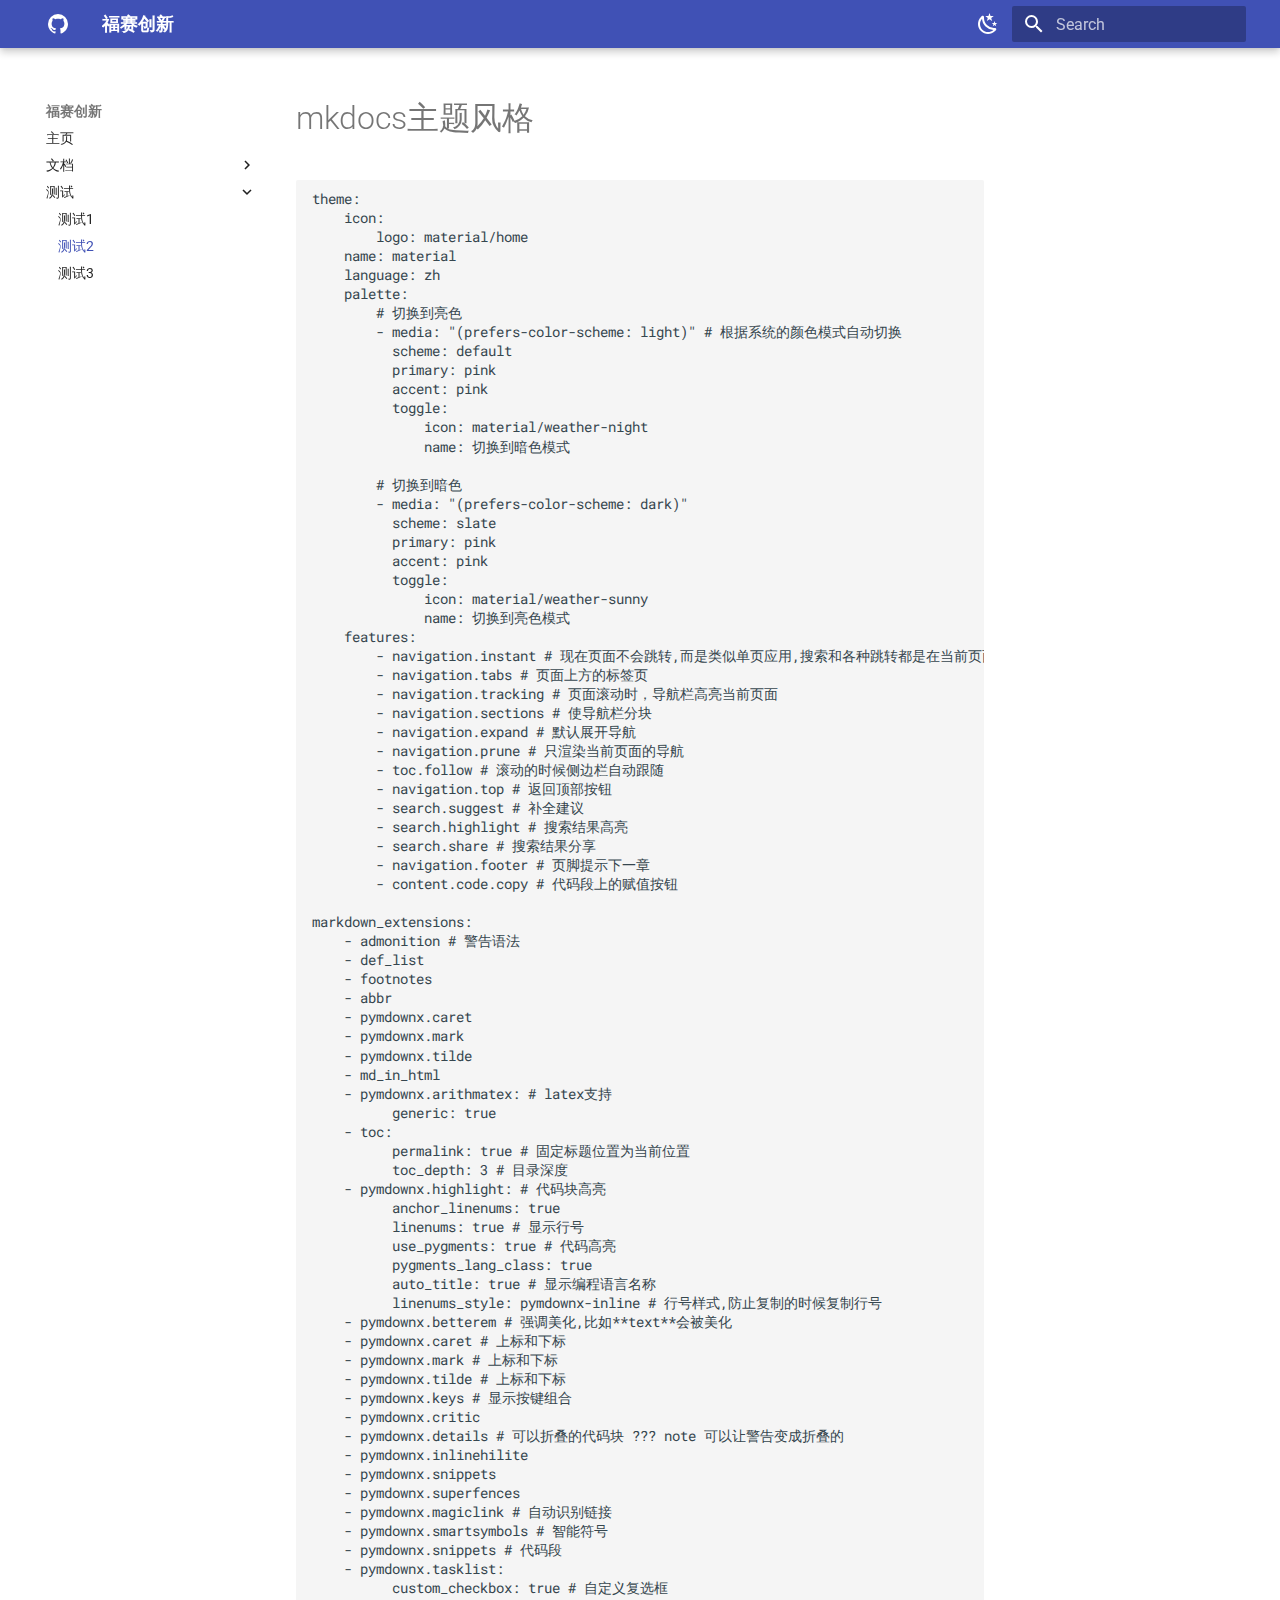
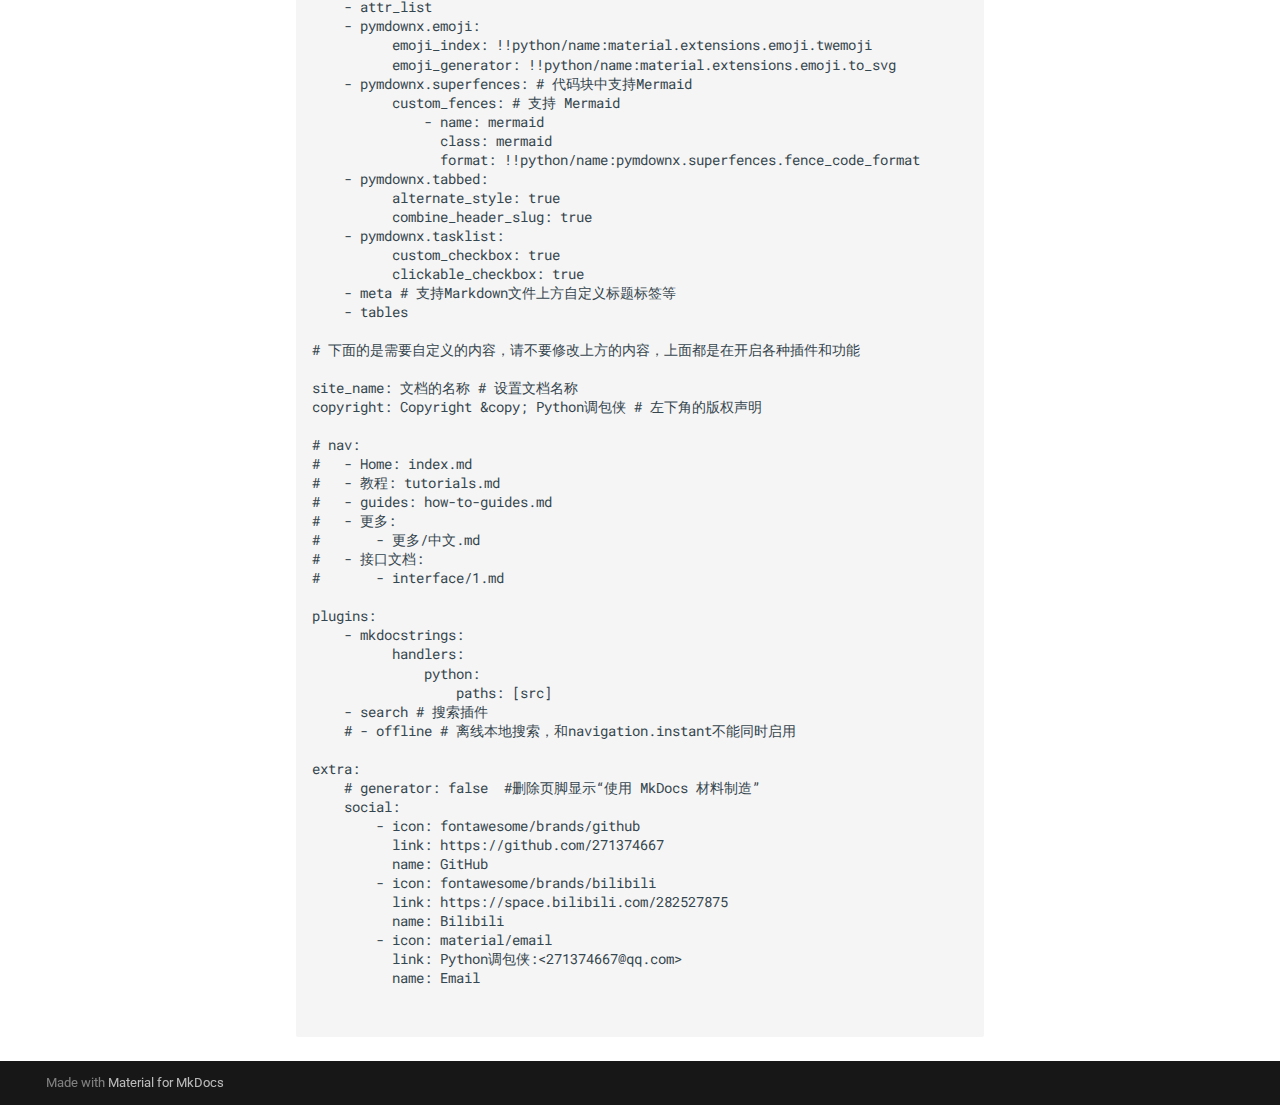
<file: site/回调函数/index.html>
<!doctype html>
<html lang="en" class="no-js">
  <head>
    
      <meta charset="utf-8">
      <meta name="viewport" content="width=device-width,initial-scale=1">
      
      
      
      
        <link rel="prev" href="../V316_download/">
      
      
        <link rel="next" href="../markdown%E5%BF%AB%E6%8D%B7%E9%94%AE%E6%B5%8B%E8%AF%95/">
      
      
      <link rel="icon" href="../assets/images/favicon.png">
      <meta name="generator" content="mkdocs-1.6.0, mkdocs-material-9.5.29">
    
    
      
        <title>测试2 - 福赛创新</title>
      
    
    
      <link rel="stylesheet" href="../assets/stylesheets/main.76a95c52.min.css">
      
        
        <link rel="stylesheet" href="../assets/stylesheets/palette.06af60db.min.css">
      
      


    
    
      
    
    
      
        
        
        <link rel="preconnect" href="https://fonts.gstatic.com" crossorigin>
        <link rel="stylesheet" href="https://fonts.googleapis.com/css?family=Roboto:300,300i,400,400i,700,700i%7CRoboto+Mono:400,400i,700,700i&display=fallback">
        <style>:root{--md-text-font:"Roboto";--md-code-font:"Roboto Mono"}</style>
      
    
    
      <link rel="stylesheet" href="../extra.css">
    
    <script>__md_scope=new URL("..",location),__md_hash=e=>[...e].reduce((e,_)=>(e<<5)-e+_.charCodeAt(0),0),__md_get=(e,_=localStorage,t=__md_scope)=>JSON.parse(_.getItem(t.pathname+"."+e)),__md_set=(e,_,t=localStorage,a=__md_scope)=>{try{t.setItem(a.pathname+"."+e,JSON.stringify(_))}catch(e){}}</script>
    
      

    
    
    
  </head>
  
  
    
    
      
    
    
    
    
    <body dir="ltr" data-md-color-scheme="default" data-md-color-primary="indigo" data-md-color-accent="indigo">
  
    
    <input class="md-toggle" data-md-toggle="drawer" type="checkbox" id="__drawer" autocomplete="off">
    <input class="md-toggle" data-md-toggle="search" type="checkbox" id="__search" autocomplete="off">
    <label class="md-overlay" for="__drawer"></label>
    <div data-md-component="skip">
      
        
        <a href="#mkdocs" class="md-skip">
          Skip to content
        </a>
      
    </div>
    <div data-md-component="announce">
      
    </div>
    
    
      

  

<header class="md-header md-header--shadow" data-md-component="header">
  <nav class="md-header__inner md-grid" aria-label="Header">
    <a href=".." title="福赛创新" class="md-header__button md-logo" aria-label="福赛创新" data-md-component="logo">
      
  
  <svg xmlns="http://www.w3.org/2000/svg" viewBox="0 0 24 24"><path d="M12 2A10 10 0 0 0 2 12c0 4.42 2.87 8.17 6.84 9.5.5.08.66-.23.66-.5v-1.69c-2.77.6-3.36-1.34-3.36-1.34-.46-1.16-1.11-1.47-1.11-1.47-.91-.62.07-.6.07-.6 1 .07 1.53 1.03 1.53 1.03.87 1.52 2.34 1.07 2.91.83.09-.65.35-1.09.63-1.34-2.22-.25-4.55-1.11-4.55-4.92 0-1.11.38-2 1.03-2.71-.1-.25-.45-1.29.1-2.64 0 0 .84-.27 2.75 1.02.79-.22 1.65-.33 2.5-.33.85 0 1.71.11 2.5.33 1.91-1.29 2.75-1.02 2.75-1.02.55 1.35.2 2.39.1 2.64.65.71 1.03 1.6 1.03 2.71 0 3.82-2.34 4.66-4.57 4.91.36.31.69.92.69 1.85V21c0 .27.16.59.67.5C19.14 20.16 22 16.42 22 12A10 10 0 0 0 12 2Z"/></svg>

    </a>
    <label class="md-header__button md-icon" for="__drawer">
      
      <svg xmlns="http://www.w3.org/2000/svg" viewBox="0 0 24 24"><path d="M3 6h18v2H3V6m0 5h18v2H3v-2m0 5h18v2H3v-2Z"/></svg>
    </label>
    <div class="md-header__title" data-md-component="header-title">
      <div class="md-header__ellipsis">
        <div class="md-header__topic">
          <span class="md-ellipsis">
            福赛创新
          </span>
        </div>
        <div class="md-header__topic" data-md-component="header-topic">
          <span class="md-ellipsis">
            
              测试2
            
          </span>
        </div>
      </div>
    </div>
    
      
        <form class="md-header__option" data-md-component="palette">
  
    
    
    
    <input class="md-option" data-md-color-media="" data-md-color-scheme="default" data-md-color-primary="indigo" data-md-color-accent="indigo"  aria-label="切换到暗色模式"  type="radio" name="__palette" id="__palette_0">
    
      <label class="md-header__button md-icon" title="切换到暗色模式" for="__palette_1" hidden>
        <svg xmlns="http://www.w3.org/2000/svg" viewBox="0 0 24 24"><path d="m17.75 4.09-2.53 1.94.91 3.06-2.63-1.81-2.63 1.81.91-3.06-2.53-1.94L12.44 4l1.06-3 1.06 3 3.19.09m3.5 6.91-1.64 1.25.59 1.98-1.7-1.17-1.7 1.17.59-1.98L15.75 11l2.06-.05L18.5 9l.69 1.95 2.06.05m-2.28 4.95c.83-.08 1.72 1.1 1.19 1.85-.32.45-.66.87-1.08 1.27C15.17 23 8.84 23 4.94 19.07c-3.91-3.9-3.91-10.24 0-14.14.4-.4.82-.76 1.27-1.08.75-.53 1.93.36 1.85 1.19-.27 2.86.69 5.83 2.89 8.02a9.96 9.96 0 0 0 8.02 2.89m-1.64 2.02a12.08 12.08 0 0 1-7.8-3.47c-2.17-2.19-3.33-5-3.49-7.82-2.81 3.14-2.7 7.96.31 10.98 3.02 3.01 7.84 3.12 10.98.31Z"/></svg>
      </label>
    
  
    
    
    
    <input class="md-option" data-md-color-media="" data-md-color-scheme="slate" data-md-color-primary="indigo" data-md-color-accent="indigo"  aria-label="切换到亮色模式"  type="radio" name="__palette" id="__palette_1">
    
      <label class="md-header__button md-icon" title="切换到亮色模式" for="__palette_0" hidden>
        <svg xmlns="http://www.w3.org/2000/svg" viewBox="0 0 24 24"><path d="M12 7a5 5 0 0 1 5 5 5 5 0 0 1-5 5 5 5 0 0 1-5-5 5 5 0 0 1 5-5m0 2a3 3 0 0 0-3 3 3 3 0 0 0 3 3 3 3 0 0 0 3-3 3 3 0 0 0-3-3m0-7 2.39 3.42C13.65 5.15 12.84 5 12 5c-.84 0-1.65.15-2.39.42L12 2M3.34 7l4.16-.35A7.2 7.2 0 0 0 5.94 8.5c-.44.74-.69 1.5-.83 2.29L3.34 7m.02 10 1.76-3.77a7.131 7.131 0 0 0 2.38 4.14L3.36 17M20.65 7l-1.77 3.79a7.023 7.023 0 0 0-2.38-4.15l4.15.36m-.01 10-4.14.36c.59-.51 1.12-1.14 1.54-1.86.42-.73.69-1.5.83-2.29L20.64 17M12 22l-2.41-3.44c.74.27 1.55.44 2.41.44.82 0 1.63-.17 2.37-.44L12 22Z"/></svg>
      </label>
    
  
</form>
      
    
    
      <script>var media,input,key,value,palette=__md_get("__palette");if(palette&&palette.color){"(prefers-color-scheme)"===palette.color.media&&(media=matchMedia("(prefers-color-scheme: light)"),input=document.querySelector(media.matches?"[data-md-color-media='(prefers-color-scheme: light)']":"[data-md-color-media='(prefers-color-scheme: dark)']"),palette.color.media=input.getAttribute("data-md-color-media"),palette.color.scheme=input.getAttribute("data-md-color-scheme"),palette.color.primary=input.getAttribute("data-md-color-primary"),palette.color.accent=input.getAttribute("data-md-color-accent"));for([key,value]of Object.entries(palette.color))document.body.setAttribute("data-md-color-"+key,value)}</script>
    
    
    
      <label class="md-header__button md-icon" for="__search">
        
        <svg xmlns="http://www.w3.org/2000/svg" viewBox="0 0 24 24"><path d="M9.5 3A6.5 6.5 0 0 1 16 9.5c0 1.61-.59 3.09-1.56 4.23l.27.27h.79l5 5-1.5 1.5-5-5v-.79l-.27-.27A6.516 6.516 0 0 1 9.5 16 6.5 6.5 0 0 1 3 9.5 6.5 6.5 0 0 1 9.5 3m0 2C7 5 5 7 5 9.5S7 14 9.5 14 14 12 14 9.5 12 5 9.5 5Z"/></svg>
      </label>
      <div class="md-search" data-md-component="search" role="dialog">
  <label class="md-search__overlay" for="__search"></label>
  <div class="md-search__inner" role="search">
    <form class="md-search__form" name="search">
      <input type="text" class="md-search__input" name="query" aria-label="Search" placeholder="Search" autocapitalize="off" autocorrect="off" autocomplete="off" spellcheck="false" data-md-component="search-query" required>
      <label class="md-search__icon md-icon" for="__search">
        
        <svg xmlns="http://www.w3.org/2000/svg" viewBox="0 0 24 24"><path d="M9.5 3A6.5 6.5 0 0 1 16 9.5c0 1.61-.59 3.09-1.56 4.23l.27.27h.79l5 5-1.5 1.5-5-5v-.79l-.27-.27A6.516 6.516 0 0 1 9.5 16 6.5 6.5 0 0 1 3 9.5 6.5 6.5 0 0 1 9.5 3m0 2C7 5 5 7 5 9.5S7 14 9.5 14 14 12 14 9.5 12 5 9.5 5Z"/></svg>
        
        <svg xmlns="http://www.w3.org/2000/svg" viewBox="0 0 24 24"><path d="M20 11v2H8l5.5 5.5-1.42 1.42L4.16 12l7.92-7.92L13.5 5.5 8 11h12Z"/></svg>
      </label>
      <nav class="md-search__options" aria-label="Search">
        
        <button type="reset" class="md-search__icon md-icon" title="Clear" aria-label="Clear" tabindex="-1">
          
          <svg xmlns="http://www.w3.org/2000/svg" viewBox="0 0 24 24"><path d="M19 6.41 17.59 5 12 10.59 6.41 5 5 6.41 10.59 12 5 17.59 6.41 19 12 13.41 17.59 19 19 17.59 13.41 12 19 6.41Z"/></svg>
        </button>
      </nav>
      
    </form>
    <div class="md-search__output">
      <div class="md-search__scrollwrap" tabindex="0" data-md-scrollfix>
        <div class="md-search-result" data-md-component="search-result">
          <div class="md-search-result__meta">
            Initializing search
          </div>
          <ol class="md-search-result__list" role="presentation"></ol>
        </div>
      </div>
    </div>
  </div>
</div>
    
    
  </nav>
  
</header>
    
    <div class="md-container" data-md-component="container">
      
      
        
          
        
      
      <main class="md-main" data-md-component="main">
        <div class="md-main__inner md-grid">
          
            
              
              <div class="md-sidebar md-sidebar--primary" data-md-component="sidebar" data-md-type="navigation" >
                <div class="md-sidebar__scrollwrap">
                  <div class="md-sidebar__inner">
                    



<nav class="md-nav md-nav--primary" aria-label="Navigation" data-md-level="0">
  <label class="md-nav__title" for="__drawer">
    <a href=".." title="福赛创新" class="md-nav__button md-logo" aria-label="福赛创新" data-md-component="logo">
      
  
  <svg xmlns="http://www.w3.org/2000/svg" viewBox="0 0 24 24"><path d="M12 2A10 10 0 0 0 2 12c0 4.42 2.87 8.17 6.84 9.5.5.08.66-.23.66-.5v-1.69c-2.77.6-3.36-1.34-3.36-1.34-.46-1.16-1.11-1.47-1.11-1.47-.91-.62.07-.6.07-.6 1 .07 1.53 1.03 1.53 1.03.87 1.52 2.34 1.07 2.91.83.09-.65.35-1.09.63-1.34-2.22-.25-4.55-1.11-4.55-4.92 0-1.11.38-2 1.03-2.71-.1-.25-.45-1.29.1-2.64 0 0 .84-.27 2.75 1.02.79-.22 1.65-.33 2.5-.33.85 0 1.71.11 2.5.33 1.91-1.29 2.75-1.02 2.75-1.02.55 1.35.2 2.39.1 2.64.65.71 1.03 1.6 1.03 2.71 0 3.82-2.34 4.66-4.57 4.91.36.31.69.92.69 1.85V21c0 .27.16.59.67.5C19.14 20.16 22 16.42 22 12A10 10 0 0 0 12 2Z"/></svg>

    </a>
    福赛创新
  </label>
  
  <ul class="md-nav__list" data-md-scrollfix>
    
      
      
  
  
  
  
    <li class="md-nav__item">
      <a href=".." class="md-nav__link">
        
  
  <span class="md-ellipsis">
    主页
  </span>
  

      </a>
    </li>
  

    
      
      
  
  
  
  
    
    
    
    
    <li class="md-nav__item md-nav__item--nested">
      
        
        
        <input class="md-nav__toggle md-toggle " type="checkbox" id="__nav_2" >
        
          
          <label class="md-nav__link" for="__nav_2" id="__nav_2_label" tabindex="0">
            
  
  <span class="md-ellipsis">
    文档
  </span>
  

            <span class="md-nav__icon md-icon"></span>
          </label>
        
        <nav class="md-nav" data-md-level="1" aria-labelledby="__nav_2_label" aria-expanded="false">
          <label class="md-nav__title" for="__nav_2">
            <span class="md-nav__icon md-icon"></span>
            文档
          </label>
          <ul class="md-nav__list" data-md-scrollfix>
            
              
                
  
  
  
  
    <li class="md-nav__item">
      <a href="../V316/" class="md-nav__link">
        
  
  <span class="md-ellipsis">
    V316烧录方式
  </span>
  

      </a>
    </li>
  

              
            
              
                
  
  
  
  
    <li class="md-nav__item">
      <a href="../about/" class="md-nav__link">
        
  
  <span class="md-ellipsis">
    C++
  </span>
  

      </a>
    </li>
  

              
            
          </ul>
        </nav>
      
    </li>
  

    
      
      
  
  
    
  
  
  
    
    
    
    
    <li class="md-nav__item md-nav__item--active md-nav__item--nested">
      
        
        
        <input class="md-nav__toggle md-toggle " type="checkbox" id="__nav_3" checked>
        
          
          <label class="md-nav__link" for="__nav_3" id="__nav_3_label" tabindex="0">
            
  
  <span class="md-ellipsis">
    测试
  </span>
  

            <span class="md-nav__icon md-icon"></span>
          </label>
        
        <nav class="md-nav" data-md-level="1" aria-labelledby="__nav_3_label" aria-expanded="true">
          <label class="md-nav__title" for="__nav_3">
            <span class="md-nav__icon md-icon"></span>
            测试
          </label>
          <ul class="md-nav__list" data-md-scrollfix>
            
              
                
  
  
  
  
    <li class="md-nav__item">
      <a href="../V316_download/" class="md-nav__link">
        
  
  <span class="md-ellipsis">
    测试1
  </span>
  

      </a>
    </li>
  

              
            
              
                
  
  
    
  
  
  
    <li class="md-nav__item md-nav__item--active">
      
      <input class="md-nav__toggle md-toggle" type="checkbox" id="__toc">
      
      
        
      
      
      <a href="./" class="md-nav__link md-nav__link--active">
        
  
  <span class="md-ellipsis">
    测试2
  </span>
  

      </a>
      
    </li>
  

              
            
              
                
  
  
  
  
    <li class="md-nav__item">
      <a href="../markdown%E5%BF%AB%E6%8D%B7%E9%94%AE%E6%B5%8B%E8%AF%95/" class="md-nav__link">
        
  
  <span class="md-ellipsis">
    测试3
  </span>
  

      </a>
    </li>
  

              
            
          </ul>
        </nav>
      
    </li>
  

    
  </ul>
</nav>
                  </div>
                </div>
              </div>
            
            
              
              <div class="md-sidebar md-sidebar--secondary" data-md-component="sidebar" data-md-type="toc" >
                <div class="md-sidebar__scrollwrap">
                  <div class="md-sidebar__inner">
                    

<nav class="md-nav md-nav--secondary" aria-label="Table of contents">
  
  
  
    
  
  
</nav>
                  </div>
                </div>
              </div>
            
          
          
            <div class="md-content" data-md-component="content">
              <article class="md-content__inner md-typeset">
                
                  


<h1 id="mkdocs">mkdocs主题风格</h1>
<pre><code>theme:
    icon:
        logo: material/home
    name: material
    language: zh
    palette:
        # 切换到亮色
        - media: &quot;(prefers-color-scheme: light)&quot; # 根据系统的颜色模式自动切换
          scheme: default
          primary: pink
          accent: pink
          toggle:
              icon: material/weather-night
              name: 切换到暗色模式

        # 切换到暗色
        - media: &quot;(prefers-color-scheme: dark)&quot;
          scheme: slate
          primary: pink
          accent: pink
          toggle:
              icon: material/weather-sunny
              name: 切换到亮色模式
    features:
        - navigation.instant # 现在页面不会跳转,而是类似单页应用,搜索和各种跳转都是在当前页面完成,对美观有很大帮助
        - navigation.tabs # 页面上方的标签页
        - navigation.tracking # 页面滚动时，导航栏高亮当前页面
        - navigation.sections # 使导航栏分块
        - navigation.expand # 默认展开导航
        - navigation.prune # 只渲染当前页面的导航
        - toc.follow # 滚动的时候侧边栏自动跟随
        - navigation.top # 返回顶部按钮
        - search.suggest # 补全建议
        - search.highlight # 搜索结果高亮
        - search.share # 搜索结果分享
        - navigation.footer # 页脚提示下一章
        - content.code.copy # 代码段上的赋值按钮

markdown_extensions:
    - admonition # 警告语法
    - def_list
    - footnotes
    - abbr
    - pymdownx.caret
    - pymdownx.mark
    - pymdownx.tilde
    - md_in_html
    - pymdownx.arithmatex: # latex支持
          generic: true
    - toc:
          permalink: true # 固定标题位置为当前位置
          toc_depth: 3 # 目录深度
    - pymdownx.highlight: # 代码块高亮
          anchor_linenums: true
          linenums: true # 显示行号
          use_pygments: true # 代码高亮
          pygments_lang_class: true
          auto_title: true # 显示编程语言名称
          linenums_style: pymdownx-inline # 行号样式,防止复制的时候复制行号
    - pymdownx.betterem # 强调美化,比如**text**会被美化
    - pymdownx.caret # 上标和下标
    - pymdownx.mark # 上标和下标
    - pymdownx.tilde # 上标和下标
    - pymdownx.keys # 显示按键组合
    - pymdownx.critic
    - pymdownx.details # 可以折叠的代码块 ??? note 可以让警告变成折叠的
    - pymdownx.inlinehilite
    - pymdownx.snippets
    - pymdownx.superfences
    - pymdownx.magiclink # 自动识别链接
    - pymdownx.smartsymbols # 智能符号
    - pymdownx.snippets # 代码段
    - pymdownx.tasklist:
          custom_checkbox: true # 自定义复选框
    - attr_list
    - pymdownx.emoji:
          emoji_index: !!python/name:material.extensions.emoji.twemoji
          emoji_generator: !!python/name:material.extensions.emoji.to_svg
    - pymdownx.superfences: # 代码块中支持Mermaid
          custom_fences: # 支持 Mermaid
              - name: mermaid
                class: mermaid
                format: !!python/name:pymdownx.superfences.fence_code_format
    - pymdownx.tabbed:
          alternate_style: true
          combine_header_slug: true
    - pymdownx.tasklist:
          custom_checkbox: true
          clickable_checkbox: true
    - meta # 支持Markdown文件上方自定义标题标签等
    - tables

# 下面的是需要自定义的内容，请不要修改上方的内容，上面都是在开启各种插件和功能

site_name: 文档的名称 # 设置文档名称
copyright: Copyright &amp;copy; Python调包侠 # 左下角的版权声明

# nav:
#   - Home: index.md
#   - 教程: tutorials.md
#   - guides: how-to-guides.md
#   - 更多:
#       - 更多/中文.md
#   - 接口文档:
#       - interface/1.md

plugins:
    - mkdocstrings:
          handlers:
              python:
                  paths: [src]
    - search # 搜索插件
    # - offline # 离线本地搜索，和navigation.instant不能同时启用

extra:
    # generator: false  #删除页脚显示“使用 MkDocs 材料制造”
    social:
        - icon: fontawesome/brands/github
          link: https://github.com/271374667
          name: GitHub
        - icon: fontawesome/brands/bilibili
          link: https://space.bilibili.com/282527875
          name: Bilibili
        - icon: material/email
          link: Python调包侠:&lt;271374667@qq.com&gt;
          name: Email


</code></pre>












                
              </article>
            </div>
          
          
<script>var target=document.getElementById(location.hash.slice(1));target&&target.name&&(target.checked=target.name.startsWith("__tabbed_"))</script>
        </div>
        
      </main>
      
        <footer class="md-footer">
  
  <div class="md-footer-meta md-typeset">
    <div class="md-footer-meta__inner md-grid">
      <div class="md-copyright">
  
  
    Made with
    <a href="https://squidfunk.github.io/mkdocs-material/" target="_blank" rel="noopener">
      Material for MkDocs
    </a>
  
</div>
      
    </div>
  </div>
</footer>
      
    </div>
    <div class="md-dialog" data-md-component="dialog">
      <div class="md-dialog__inner md-typeset"></div>
    </div>
    
    
    <script id="__config" type="application/json">{"base": "..", "features": [], "search": "../assets/javascripts/workers/search.b8dbb3d2.min.js", "translations": {"clipboard.copied": "Copied to clipboard", "clipboard.copy": "Copy to clipboard", "search.result.more.one": "1 more on this page", "search.result.more.other": "# more on this page", "search.result.none": "No matching documents", "search.result.one": "1 matching document", "search.result.other": "# matching documents", "search.result.placeholder": "Type to start searching", "search.result.term.missing": "Missing", "select.version": "Select version"}}</script>
    
    
      <script src="../assets/javascripts/bundle.fe8b6f2b.min.js"></script>
      
    
  </body>
</html>
</file>
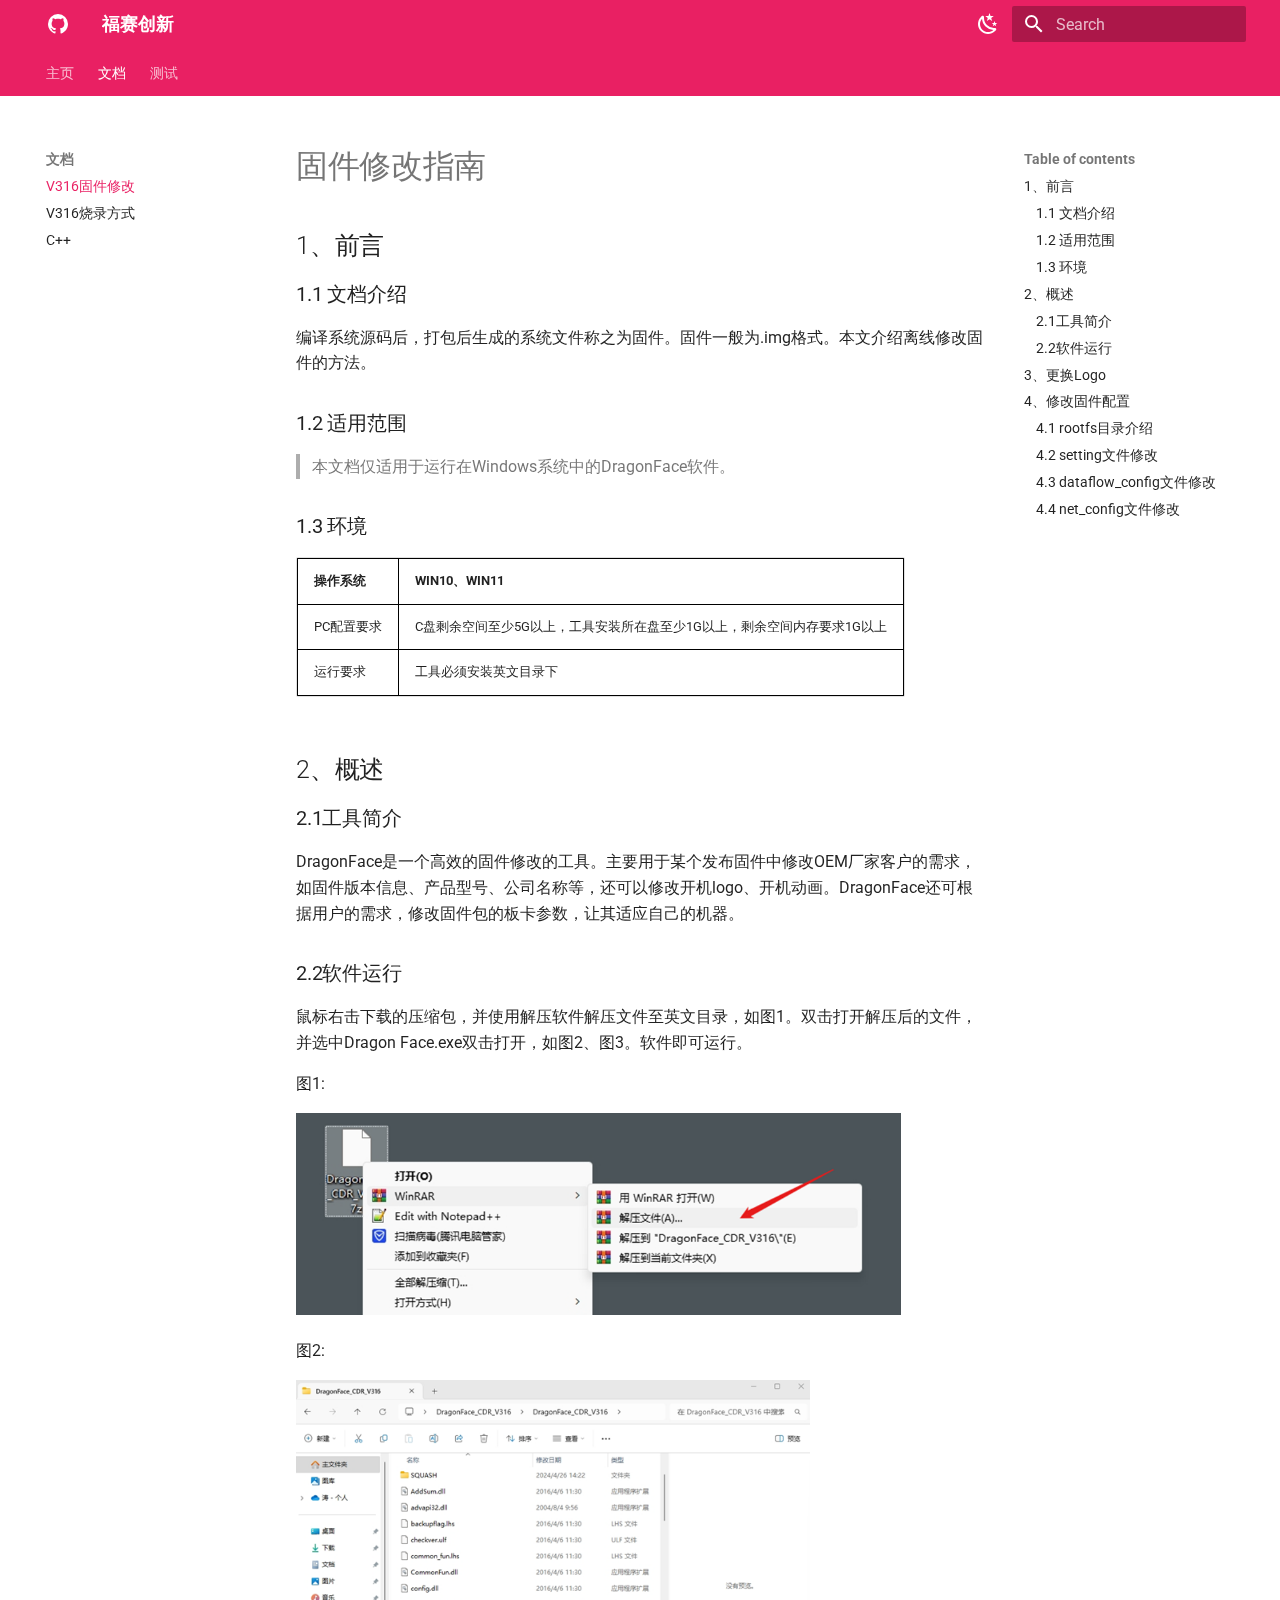
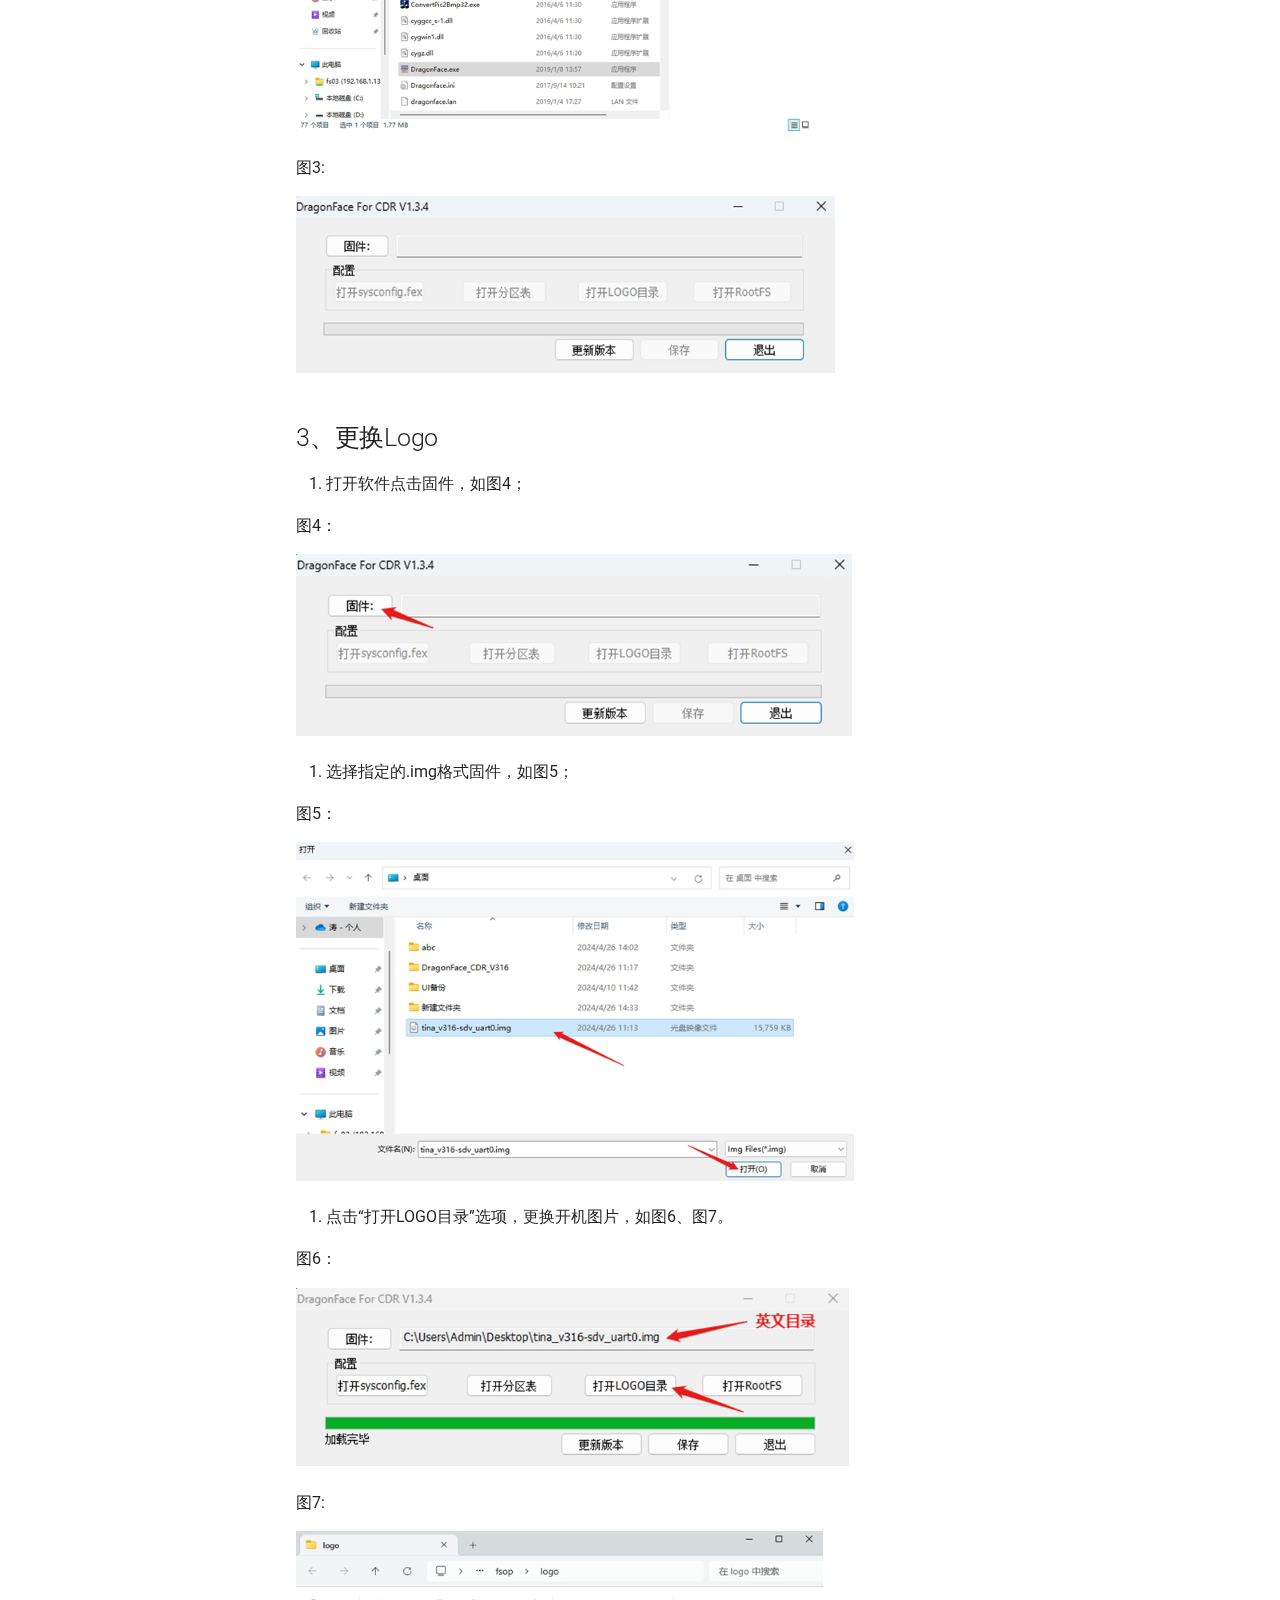
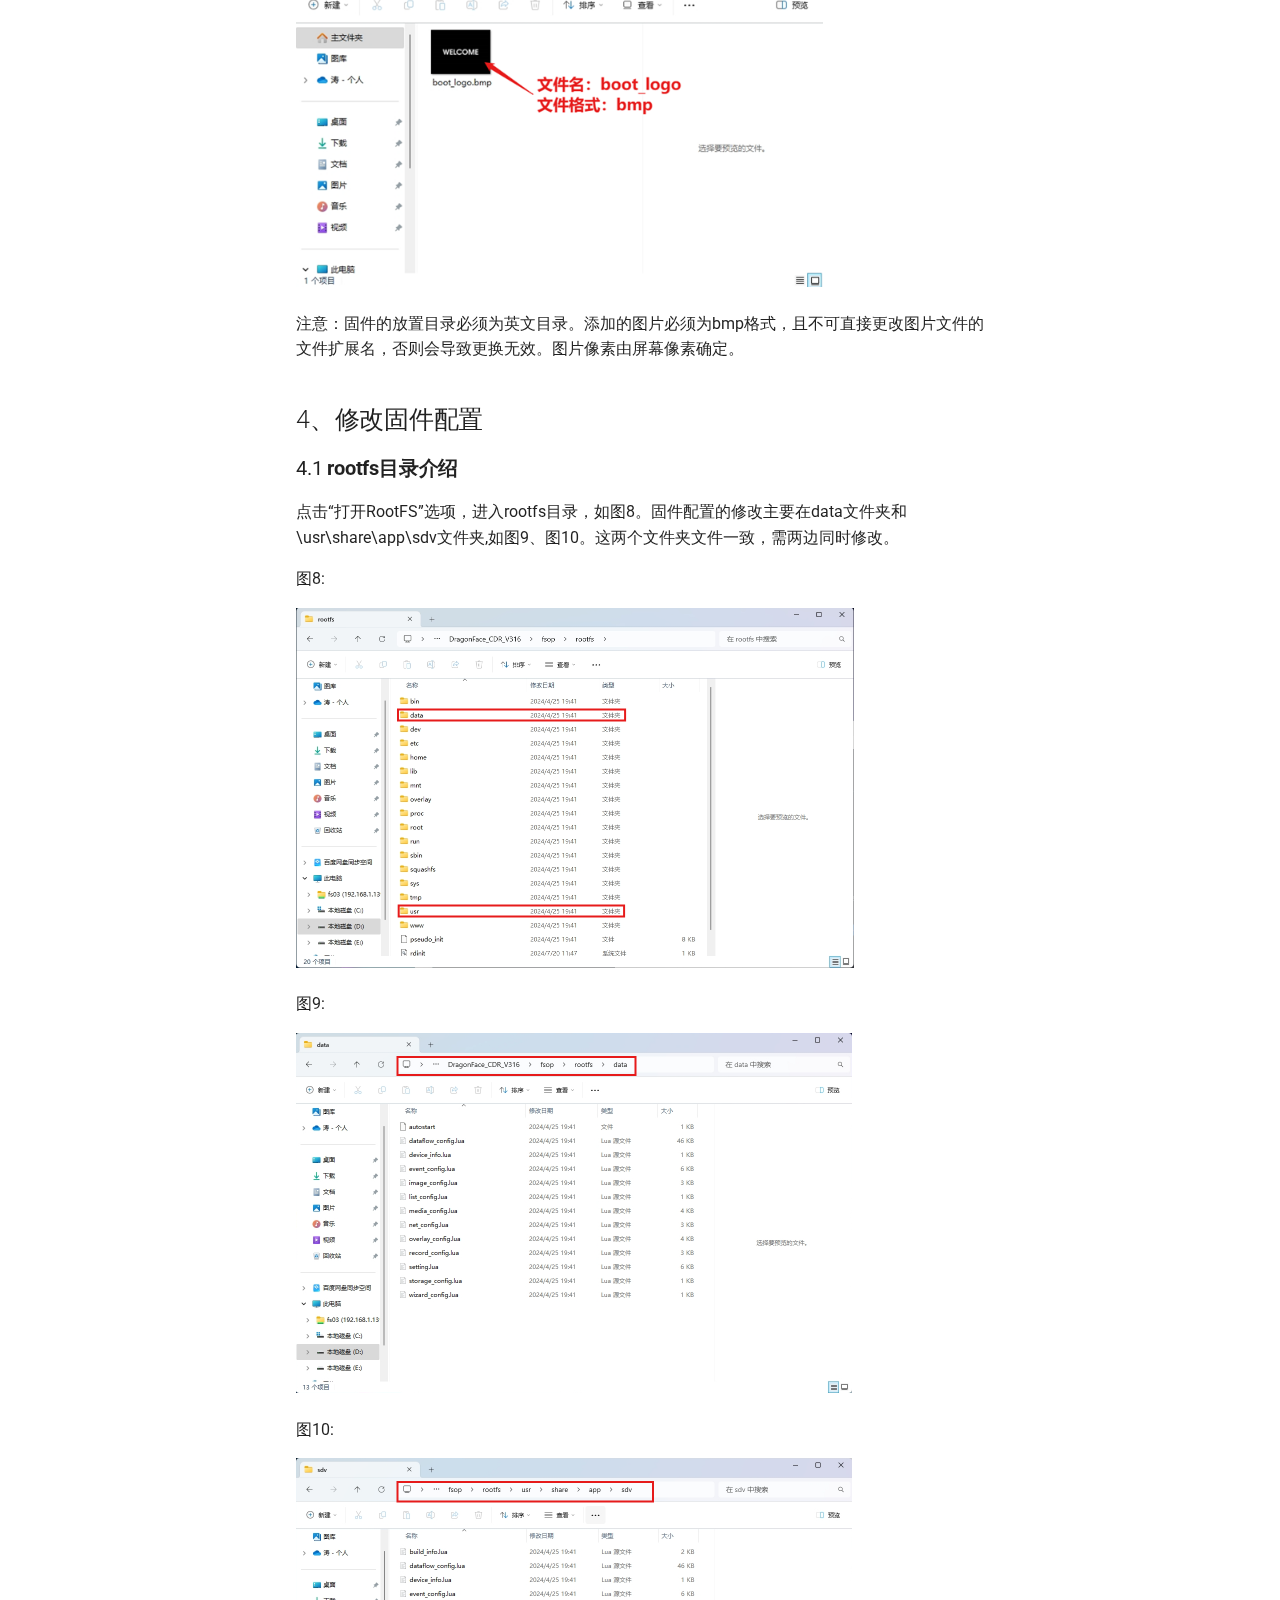
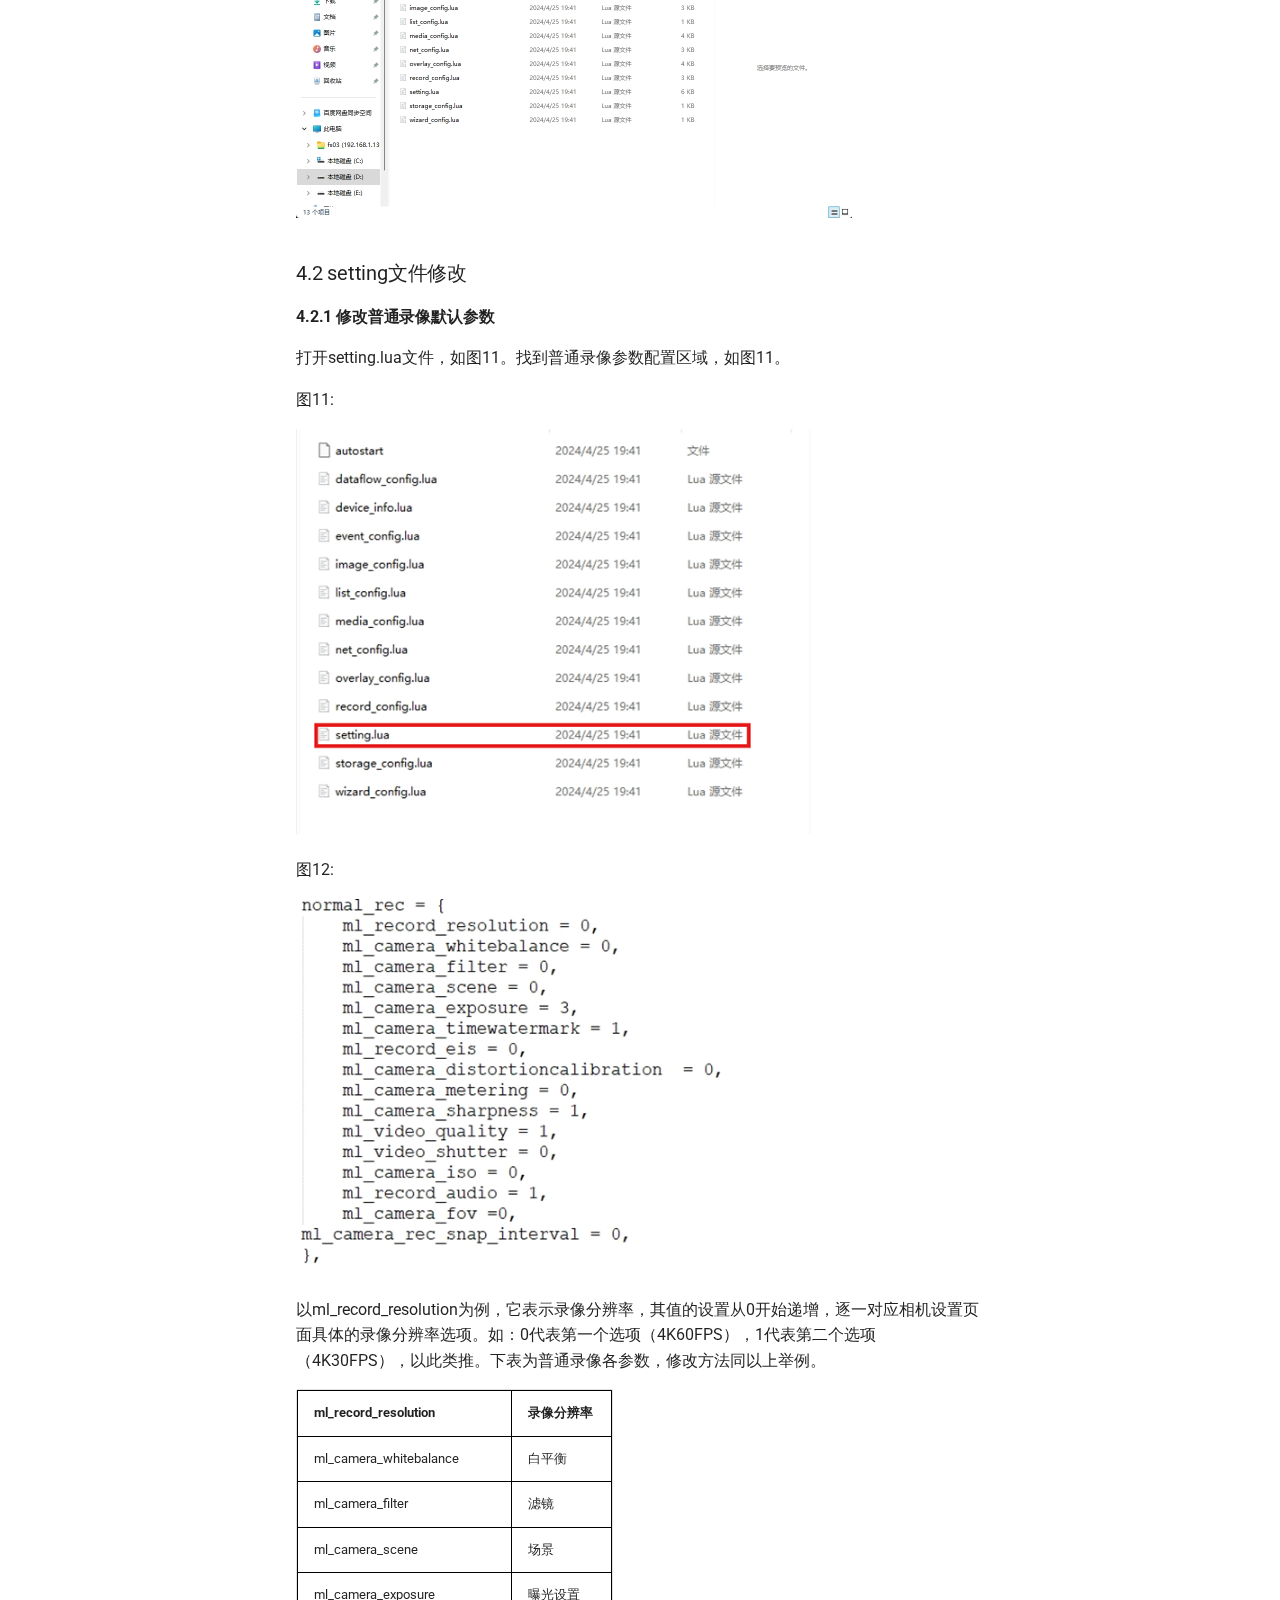
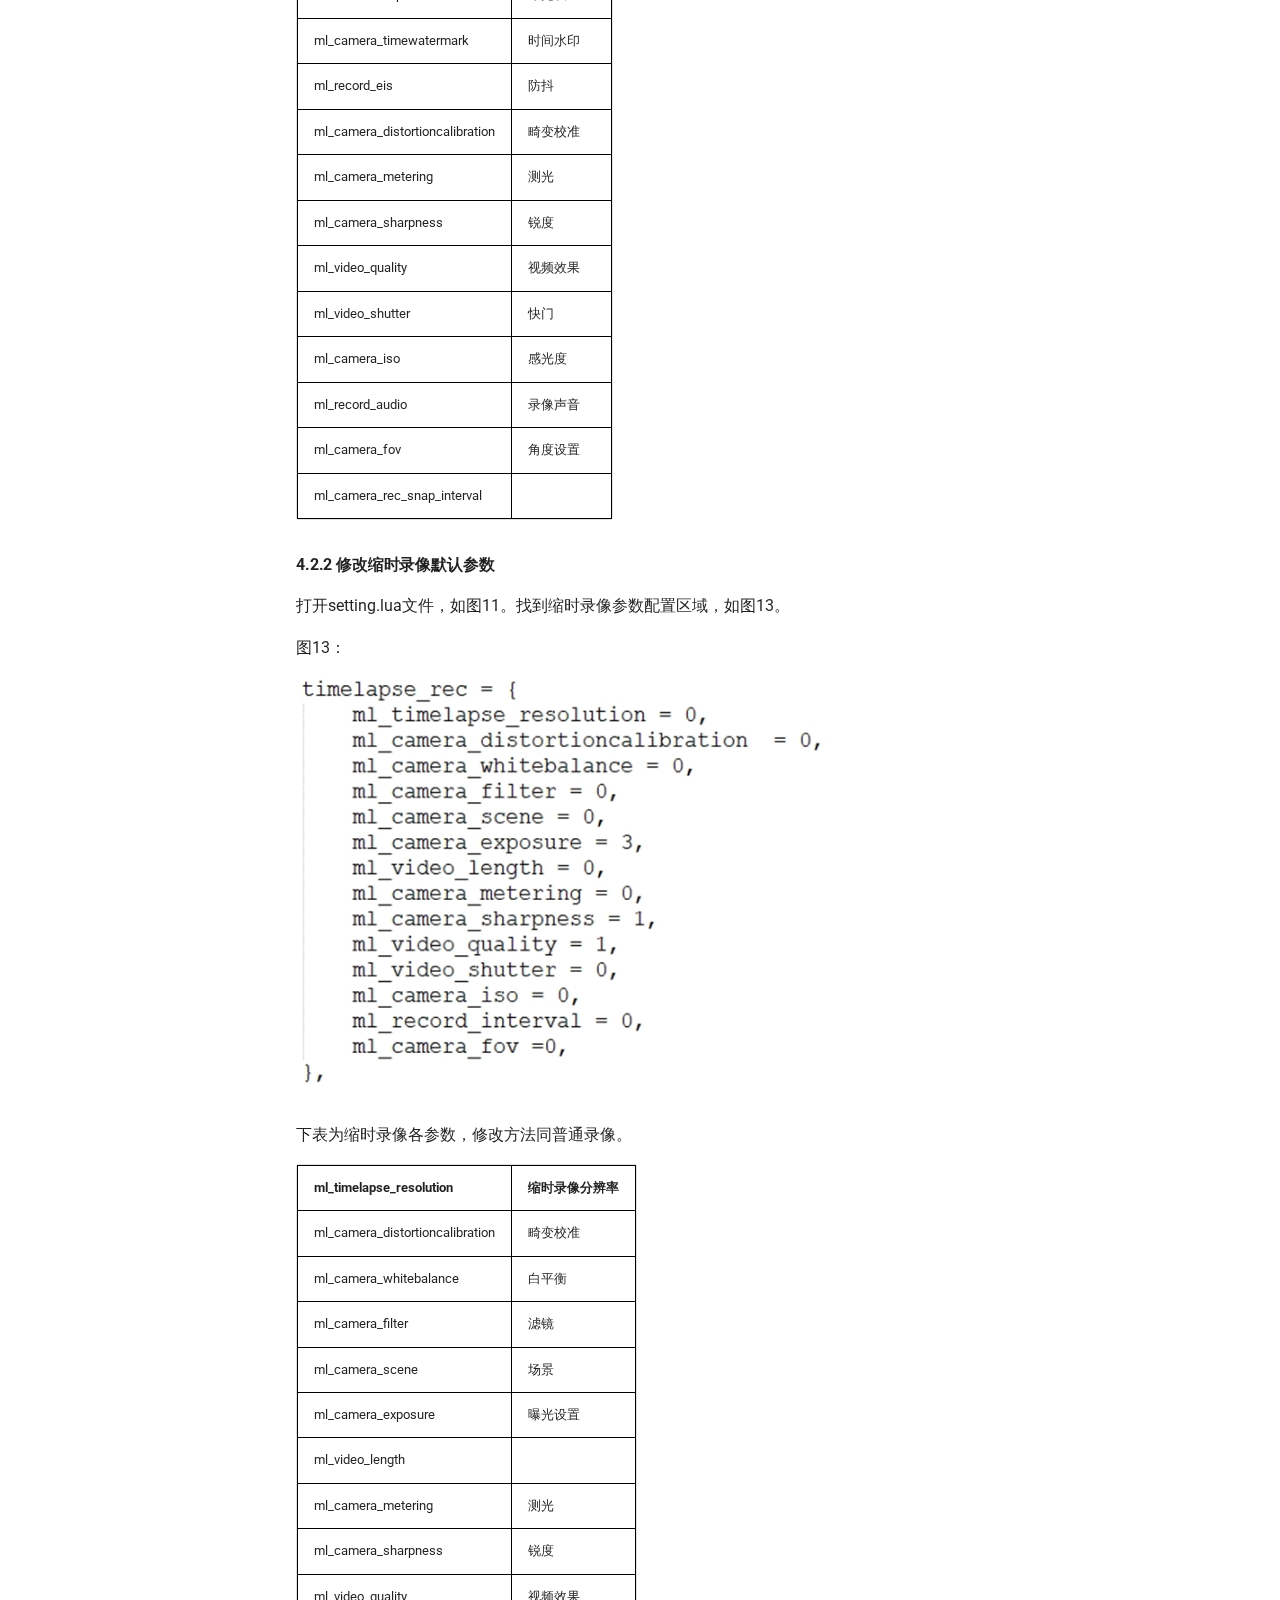
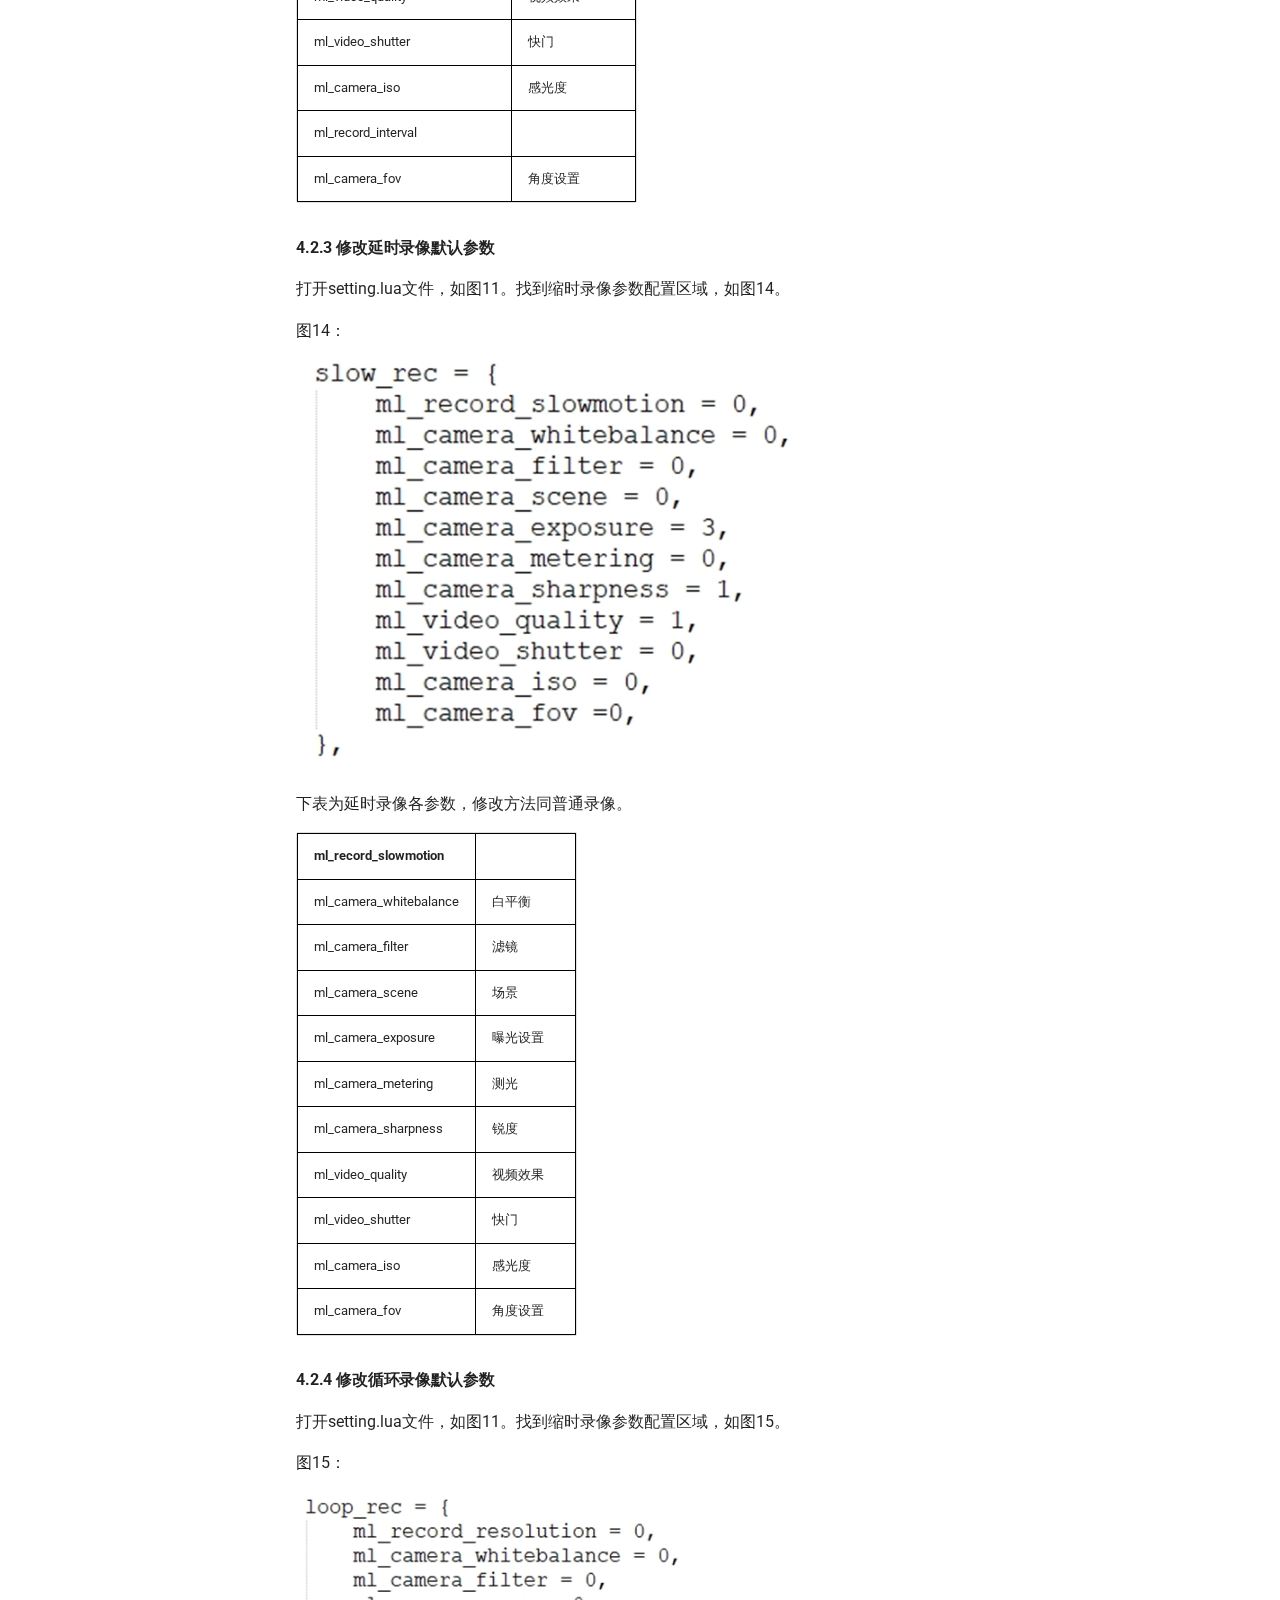
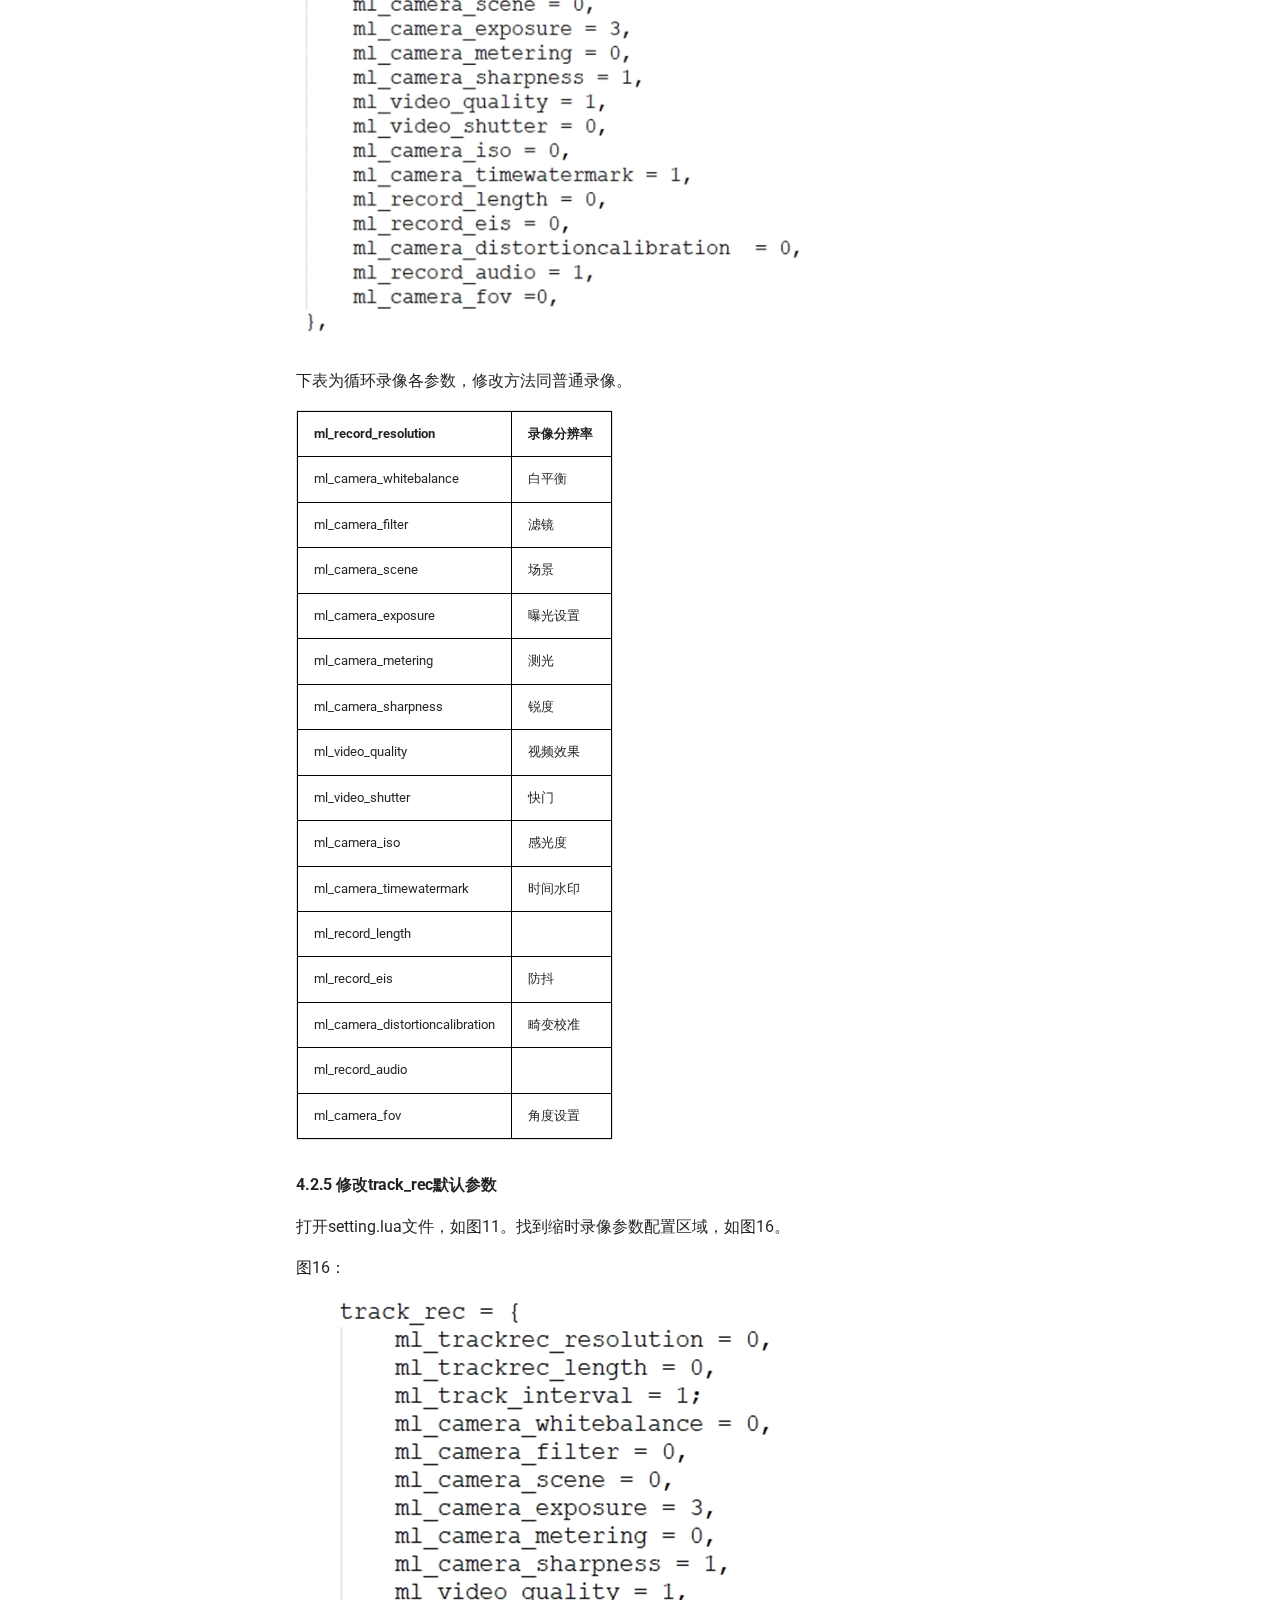
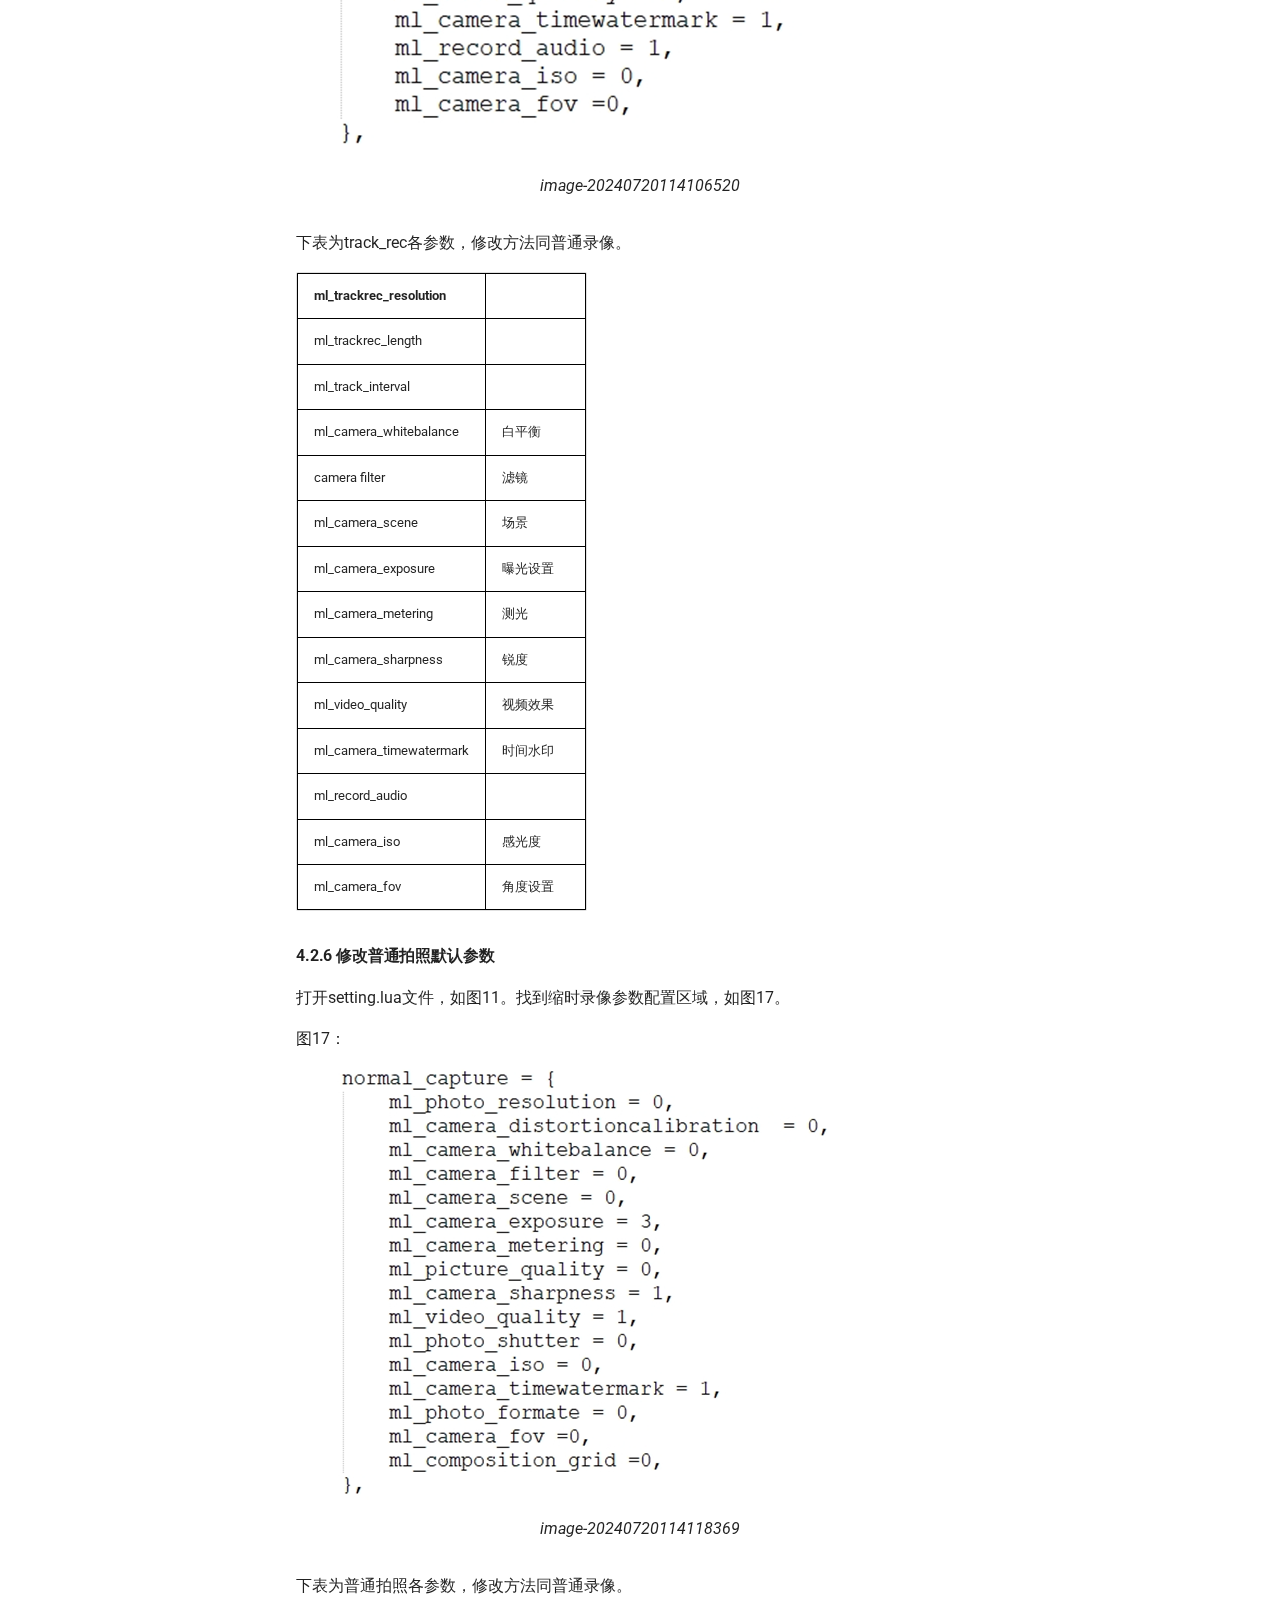
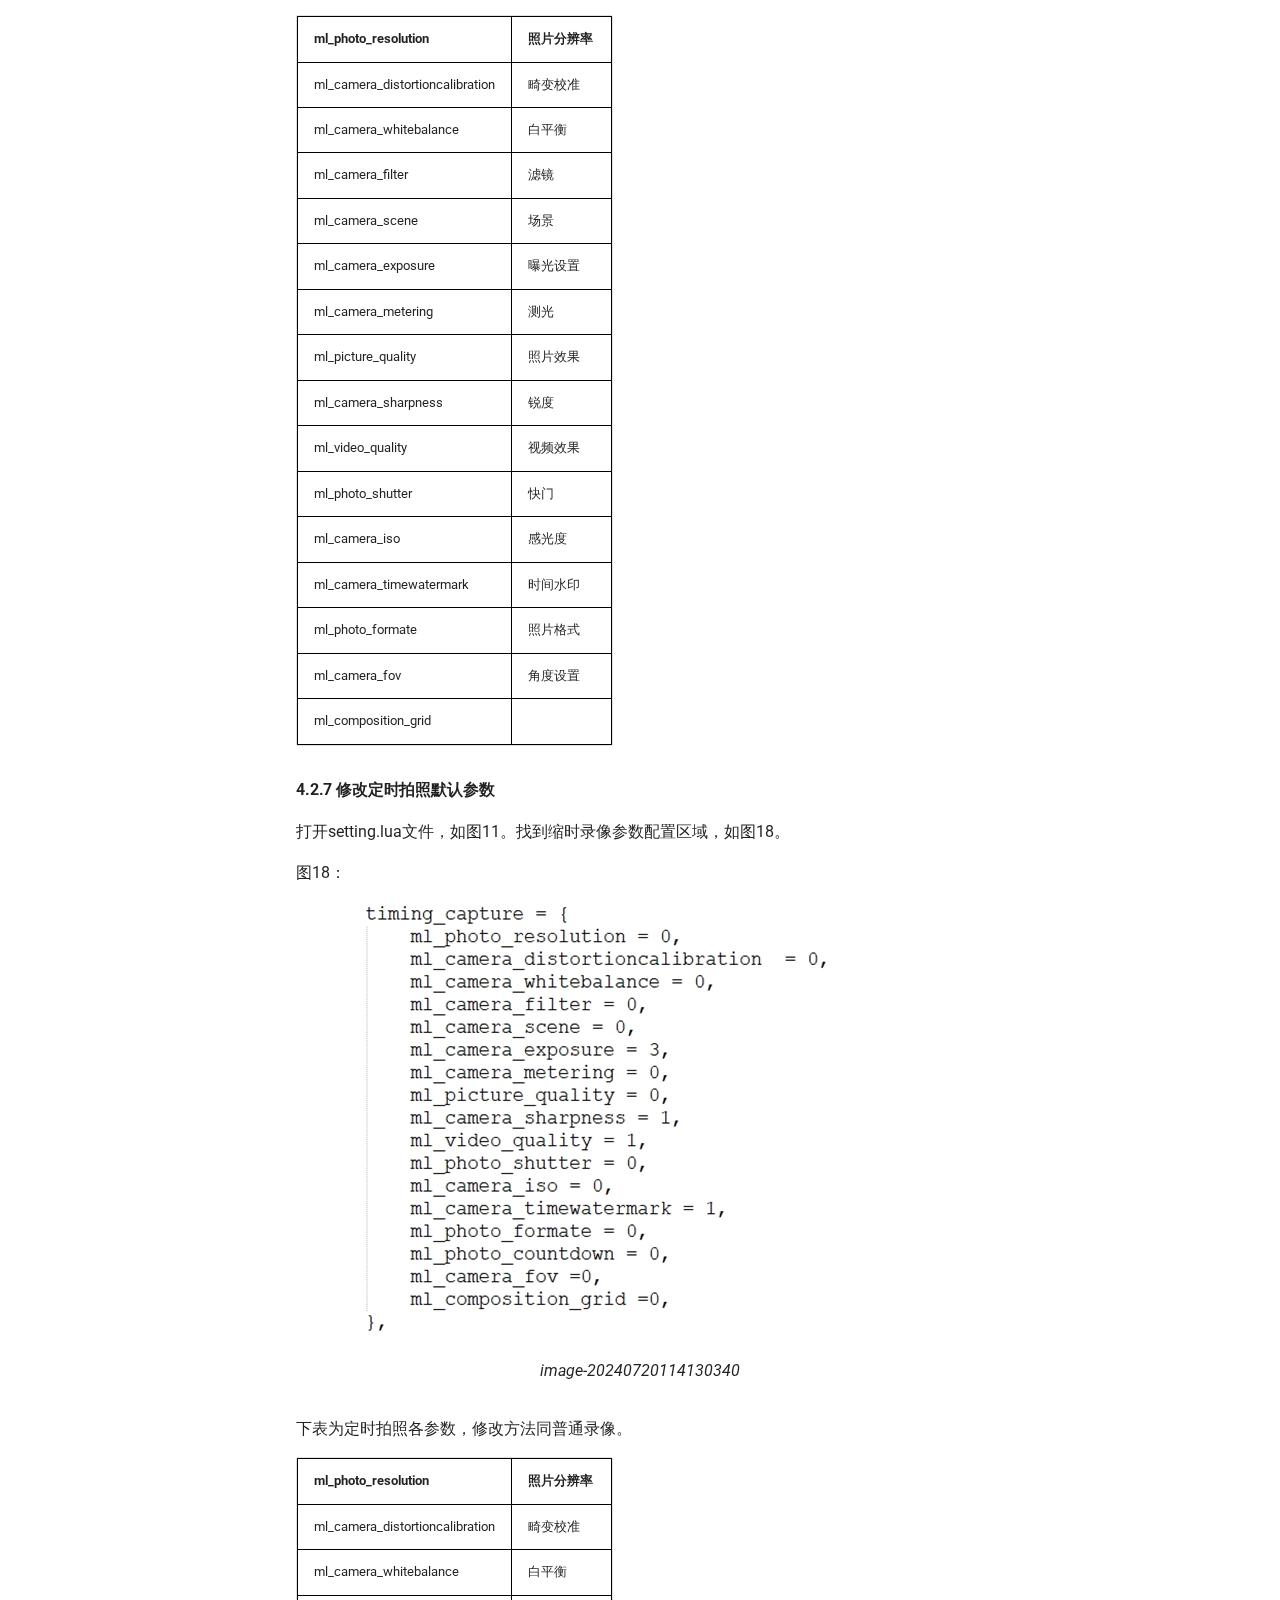
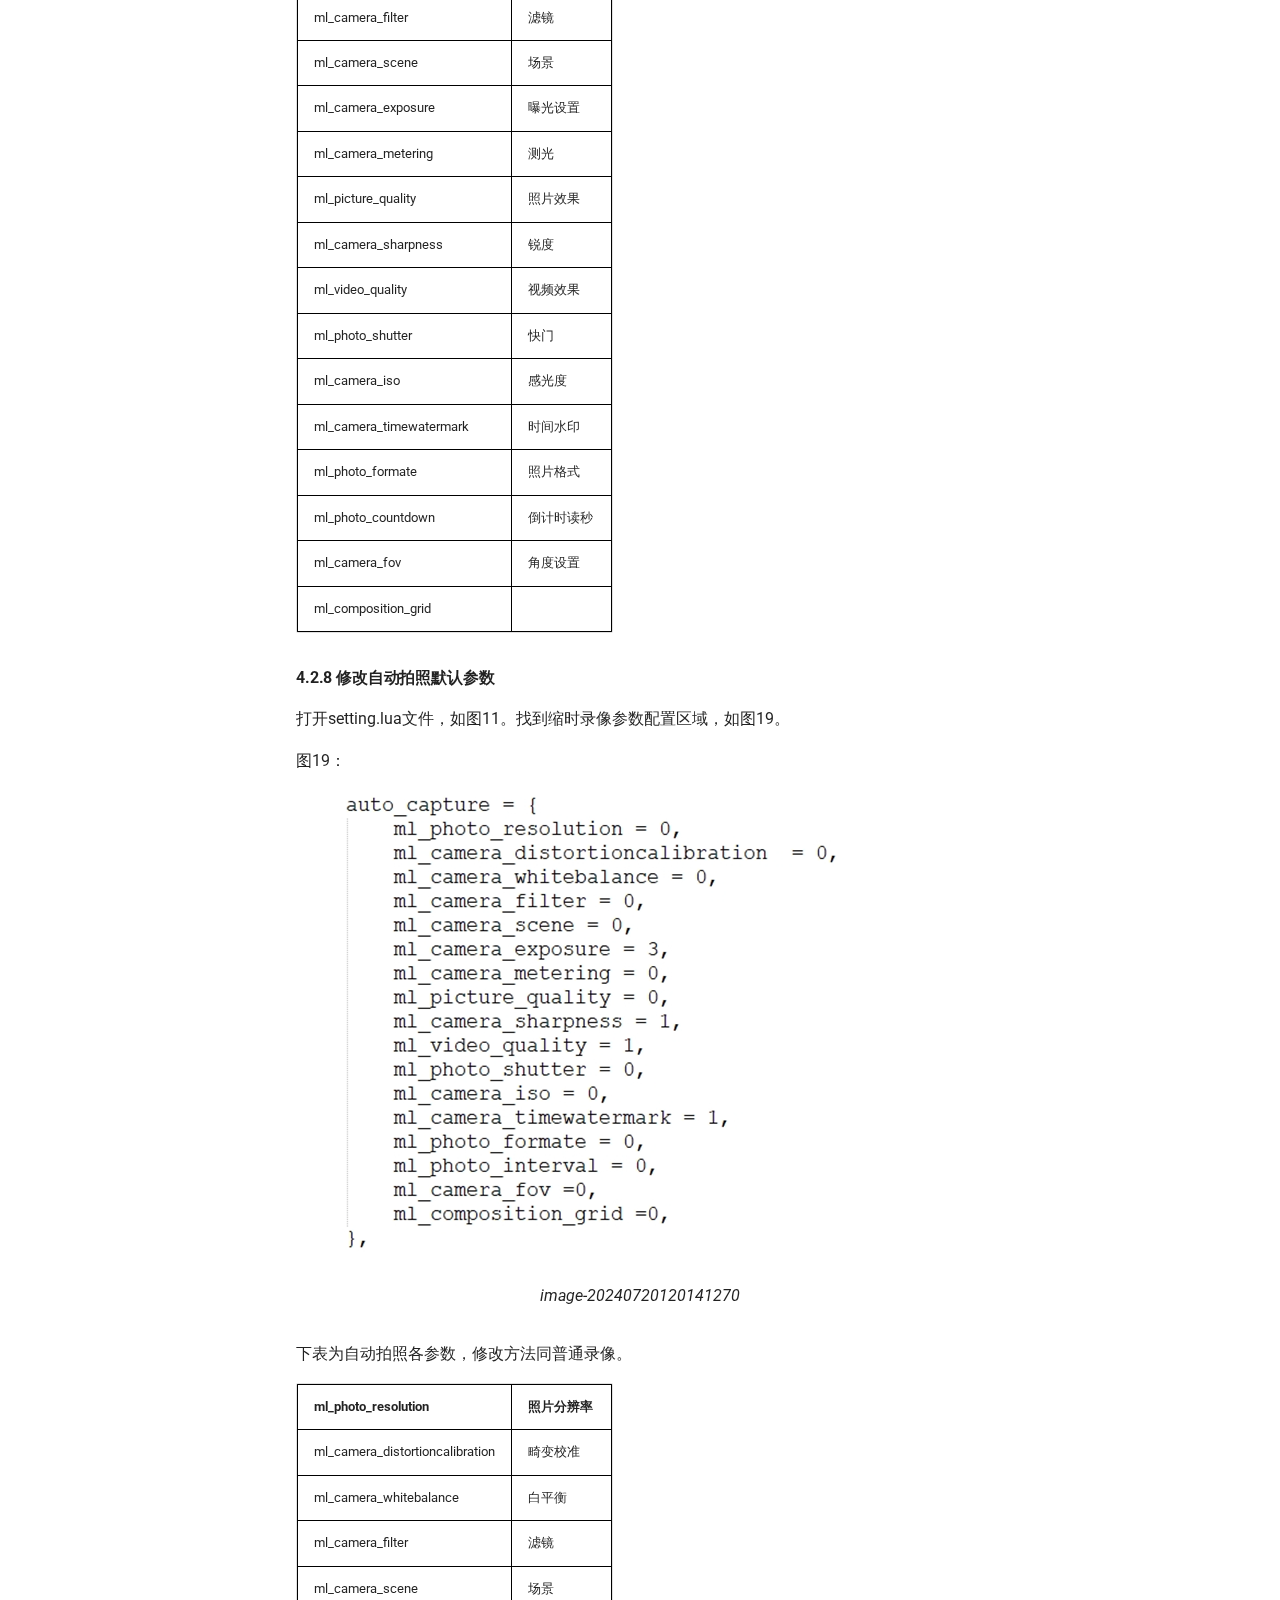
<file: tina_v316-sdv_uart0固件修改说明/tina_v316-sdv_uart0固件修改说明/index.html>
<!doctype html>
<html lang="en" class="no-js">
  <head>
    
      <meta charset="utf-8">
      <meta name="viewport" content="width=device-width,initial-scale=1">
      
      
      
      
        <link rel="prev" href="../..">
      
      
        <link rel="next" href="../../V316/">
      
      
      <link rel="icon" href="../../assets/images/favicon.png">
      <meta name="generator" content="mkdocs-1.6.0, mkdocs-material-9.5.29">
    
    
      
        <title>V316固件修改 - 福赛创新</title>
      
    
    
      <link rel="stylesheet" href="../../assets/stylesheets/main.76a95c52.min.css">
      
        
        <link rel="stylesheet" href="../../assets/stylesheets/palette.06af60db.min.css">
      
      


    
    
      
    
    
      
        
        
        <link rel="preconnect" href="https://fonts.gstatic.com" crossorigin>
        <link rel="stylesheet" href="https://fonts.googleapis.com/css?family=Roboto:300,300i,400,400i,700,700i%7CRoboto+Mono:400,400i,700,700i&display=fallback">
        <style>:root{--md-text-font:"Roboto";--md-code-font:"Roboto Mono"}</style>
      
    
    
      <link rel="stylesheet" href="../../extra.css">
    
    <script>__md_scope=new URL("../..",location),__md_hash=e=>[...e].reduce((e,_)=>(e<<5)-e+_.charCodeAt(0),0),__md_get=(e,_=localStorage,t=__md_scope)=>JSON.parse(_.getItem(t.pathname+"."+e)),__md_set=(e,_,t=localStorage,a=__md_scope)=>{try{t.setItem(a.pathname+"."+e,JSON.stringify(_))}catch(e){}}</script>
    
      

    
    
    
  </head>
  
  
    
    
      
    
    
    
    
    <body dir="ltr" data-md-color-scheme="default" data-md-color-primary="pink" data-md-color-accent="pink">
  
    
    <input class="md-toggle" data-md-toggle="drawer" type="checkbox" id="__drawer" autocomplete="off">
    <input class="md-toggle" data-md-toggle="search" type="checkbox" id="__search" autocomplete="off">
    <label class="md-overlay" for="__drawer"></label>
    <div data-md-component="skip">
      
        
        <a href="#_1" class="md-skip">
          Skip to content
        </a>
      
    </div>
    <div data-md-component="announce">
      
    </div>
    
    
      

<header class="md-header" data-md-component="header">
  <nav class="md-header__inner md-grid" aria-label="Header">
    <a href="../.." title="福赛创新" class="md-header__button md-logo" aria-label="福赛创新" data-md-component="logo">
      
  
  <svg xmlns="http://www.w3.org/2000/svg" viewBox="0 0 24 24"><path d="M12 2A10 10 0 0 0 2 12c0 4.42 2.87 8.17 6.84 9.5.5.08.66-.23.66-.5v-1.69c-2.77.6-3.36-1.34-3.36-1.34-.46-1.16-1.11-1.47-1.11-1.47-.91-.62.07-.6.07-.6 1 .07 1.53 1.03 1.53 1.03.87 1.52 2.34 1.07 2.91.83.09-.65.35-1.09.63-1.34-2.22-.25-4.55-1.11-4.55-4.92 0-1.11.38-2 1.03-2.71-.1-.25-.45-1.29.1-2.64 0 0 .84-.27 2.75 1.02.79-.22 1.65-.33 2.5-.33.85 0 1.71.11 2.5.33 1.91-1.29 2.75-1.02 2.75-1.02.55 1.35.2 2.39.1 2.64.65.71 1.03 1.6 1.03 2.71 0 3.82-2.34 4.66-4.57 4.91.36.31.69.92.69 1.85V21c0 .27.16.59.67.5C19.14 20.16 22 16.42 22 12A10 10 0 0 0 12 2Z"/></svg>

    </a>
    <label class="md-header__button md-icon" for="__drawer">
      
      <svg xmlns="http://www.w3.org/2000/svg" viewBox="0 0 24 24"><path d="M3 6h18v2H3V6m0 5h18v2H3v-2m0 5h18v2H3v-2Z"/></svg>
    </label>
    <div class="md-header__title" data-md-component="header-title">
      <div class="md-header__ellipsis">
        <div class="md-header__topic">
          <span class="md-ellipsis">
            福赛创新
          </span>
        </div>
        <div class="md-header__topic" data-md-component="header-topic">
          <span class="md-ellipsis">
            
              V316固件修改
            
          </span>
        </div>
      </div>
    </div>
    
      
        <form class="md-header__option" data-md-component="palette">
  
    
    
    
    <input class="md-option" data-md-color-media="(prefers-color-scheme: light)" data-md-color-scheme="default" data-md-color-primary="pink" data-md-color-accent="pink"  aria-label="切换到暗色模式"  type="radio" name="__palette" id="__palette_0">
    
      <label class="md-header__button md-icon" title="切换到暗色模式" for="__palette_1" hidden>
        <svg xmlns="http://www.w3.org/2000/svg" viewBox="0 0 24 24"><path d="m17.75 4.09-2.53 1.94.91 3.06-2.63-1.81-2.63 1.81.91-3.06-2.53-1.94L12.44 4l1.06-3 1.06 3 3.19.09m3.5 6.91-1.64 1.25.59 1.98-1.7-1.17-1.7 1.17.59-1.98L15.75 11l2.06-.05L18.5 9l.69 1.95 2.06.05m-2.28 4.95c.83-.08 1.72 1.1 1.19 1.85-.32.45-.66.87-1.08 1.27C15.17 23 8.84 23 4.94 19.07c-3.91-3.9-3.91-10.24 0-14.14.4-.4.82-.76 1.27-1.08.75-.53 1.93.36 1.85 1.19-.27 2.86.69 5.83 2.89 8.02a9.96 9.96 0 0 0 8.02 2.89m-1.64 2.02a12.08 12.08 0 0 1-7.8-3.47c-2.17-2.19-3.33-5-3.49-7.82-2.81 3.14-2.7 7.96.31 10.98 3.02 3.01 7.84 3.12 10.98.31Z"/></svg>
      </label>
    
  
    
    
    
    <input class="md-option" data-md-color-media="(prefers-color-scheme: dark)" data-md-color-scheme="slate" data-md-color-primary="pink" data-md-color-accent="pink"  aria-label="切换到亮色模式"  type="radio" name="__palette" id="__palette_1">
    
      <label class="md-header__button md-icon" title="切换到亮色模式" for="__palette_0" hidden>
        <svg xmlns="http://www.w3.org/2000/svg" viewBox="0 0 24 24"><path d="M12 7a5 5 0 0 1 5 5 5 5 0 0 1-5 5 5 5 0 0 1-5-5 5 5 0 0 1 5-5m0 2a3 3 0 0 0-3 3 3 3 0 0 0 3 3 3 3 0 0 0 3-3 3 3 0 0 0-3-3m0-7 2.39 3.42C13.65 5.15 12.84 5 12 5c-.84 0-1.65.15-2.39.42L12 2M3.34 7l4.16-.35A7.2 7.2 0 0 0 5.94 8.5c-.44.74-.69 1.5-.83 2.29L3.34 7m.02 10 1.76-3.77a7.131 7.131 0 0 0 2.38 4.14L3.36 17M20.65 7l-1.77 3.79a7.023 7.023 0 0 0-2.38-4.15l4.15.36m-.01 10-4.14.36c.59-.51 1.12-1.14 1.54-1.86.42-.73.69-1.5.83-2.29L20.64 17M12 22l-2.41-3.44c.74.27 1.55.44 2.41.44.82 0 1.63-.17 2.37-.44L12 22Z"/></svg>
      </label>
    
  
</form>
      
    
    
      <script>var media,input,key,value,palette=__md_get("__palette");if(palette&&palette.color){"(prefers-color-scheme)"===palette.color.media&&(media=matchMedia("(prefers-color-scheme: light)"),input=document.querySelector(media.matches?"[data-md-color-media='(prefers-color-scheme: light)']":"[data-md-color-media='(prefers-color-scheme: dark)']"),palette.color.media=input.getAttribute("data-md-color-media"),palette.color.scheme=input.getAttribute("data-md-color-scheme"),palette.color.primary=input.getAttribute("data-md-color-primary"),palette.color.accent=input.getAttribute("data-md-color-accent"));for([key,value]of Object.entries(palette.color))document.body.setAttribute("data-md-color-"+key,value)}</script>
    
    
    
      <label class="md-header__button md-icon" for="__search">
        
        <svg xmlns="http://www.w3.org/2000/svg" viewBox="0 0 24 24"><path d="M9.5 3A6.5 6.5 0 0 1 16 9.5c0 1.61-.59 3.09-1.56 4.23l.27.27h.79l5 5-1.5 1.5-5-5v-.79l-.27-.27A6.516 6.516 0 0 1 9.5 16 6.5 6.5 0 0 1 3 9.5 6.5 6.5 0 0 1 9.5 3m0 2C7 5 5 7 5 9.5S7 14 9.5 14 14 12 14 9.5 12 5 9.5 5Z"/></svg>
      </label>
      <div class="md-search" data-md-component="search" role="dialog">
  <label class="md-search__overlay" for="__search"></label>
  <div class="md-search__inner" role="search">
    <form class="md-search__form" name="search">
      <input type="text" class="md-search__input" name="query" aria-label="Search" placeholder="Search" autocapitalize="off" autocorrect="off" autocomplete="off" spellcheck="false" data-md-component="search-query" required>
      <label class="md-search__icon md-icon" for="__search">
        
        <svg xmlns="http://www.w3.org/2000/svg" viewBox="0 0 24 24"><path d="M9.5 3A6.5 6.5 0 0 1 16 9.5c0 1.61-.59 3.09-1.56 4.23l.27.27h.79l5 5-1.5 1.5-5-5v-.79l-.27-.27A6.516 6.516 0 0 1 9.5 16 6.5 6.5 0 0 1 3 9.5 6.5 6.5 0 0 1 9.5 3m0 2C7 5 5 7 5 9.5S7 14 9.5 14 14 12 14 9.5 12 5 9.5 5Z"/></svg>
        
        <svg xmlns="http://www.w3.org/2000/svg" viewBox="0 0 24 24"><path d="M20 11v2H8l5.5 5.5-1.42 1.42L4.16 12l7.92-7.92L13.5 5.5 8 11h12Z"/></svg>
      </label>
      <nav class="md-search__options" aria-label="Search">
        
          <a href="javascript:void(0)" class="md-search__icon md-icon" title="Share" aria-label="Share" data-clipboard data-clipboard-text="" data-md-component="search-share" tabindex="-1">
            
            <svg xmlns="http://www.w3.org/2000/svg" viewBox="0 0 24 24"><path d="M18 16.08c-.76 0-1.44.3-1.96.77L8.91 12.7c.05-.23.09-.46.09-.7 0-.24-.04-.47-.09-.7l7.05-4.11c.54.5 1.25.81 2.04.81a3 3 0 0 0 3-3 3 3 0 0 0-3-3 3 3 0 0 0-3 3c0 .24.04.47.09.7L8.04 9.81C7.5 9.31 6.79 9 6 9a3 3 0 0 0-3 3 3 3 0 0 0 3 3c.79 0 1.5-.31 2.04-.81l7.12 4.15c-.05.21-.08.43-.08.66 0 1.61 1.31 2.91 2.92 2.91 1.61 0 2.92-1.3 2.92-2.91A2.92 2.92 0 0 0 18 16.08Z"/></svg>
          </a>
        
        <button type="reset" class="md-search__icon md-icon" title="Clear" aria-label="Clear" tabindex="-1">
          
          <svg xmlns="http://www.w3.org/2000/svg" viewBox="0 0 24 24"><path d="M19 6.41 17.59 5 12 10.59 6.41 5 5 6.41 10.59 12 5 17.59 6.41 19 12 13.41 17.59 19 19 17.59 13.41 12 19 6.41Z"/></svg>
        </button>
      </nav>
      
        <div class="md-search__suggest" data-md-component="search-suggest"></div>
      
    </form>
    <div class="md-search__output">
      <div class="md-search__scrollwrap" tabindex="0" data-md-scrollfix>
        <div class="md-search-result" data-md-component="search-result">
          <div class="md-search-result__meta">
            Initializing search
          </div>
          <ol class="md-search-result__list" role="presentation"></ol>
        </div>
      </div>
    </div>
  </div>
</div>
    
    
  </nav>
  
</header>
    
    <div class="md-container" data-md-component="container">
      
      
        
          
            
<nav class="md-tabs" aria-label="Tabs" data-md-component="tabs">
  <div class="md-grid">
    <ul class="md-tabs__list">
      
        
  
  
  
    <li class="md-tabs__item">
      <a href="../.." class="md-tabs__link">
        
  
    
  
  主页

      </a>
    </li>
  

      
        
  
  
    
  
  
    
    
      <li class="md-tabs__item md-tabs__item--active">
        <a href="./" class="md-tabs__link">
          
  
  文档

        </a>
      </li>
    
  

      
        
  
  
  
    
    
      <li class="md-tabs__item">
        <a href="../../V316_download/" class="md-tabs__link">
          
  
  测试

        </a>
      </li>
    
  

      
    </ul>
  </div>
</nav>
          
        
      
      <main class="md-main" data-md-component="main">
        <div class="md-main__inner md-grid">
          
            
              
              <div class="md-sidebar md-sidebar--primary" data-md-component="sidebar" data-md-type="navigation" >
                <div class="md-sidebar__scrollwrap">
                  <div class="md-sidebar__inner">
                    


  


<nav class="md-nav md-nav--primary md-nav--lifted" aria-label="Navigation" data-md-level="0">
  <label class="md-nav__title" for="__drawer">
    <a href="../.." title="福赛创新" class="md-nav__button md-logo" aria-label="福赛创新" data-md-component="logo">
      
  
  <svg xmlns="http://www.w3.org/2000/svg" viewBox="0 0 24 24"><path d="M12 2A10 10 0 0 0 2 12c0 4.42 2.87 8.17 6.84 9.5.5.08.66-.23.66-.5v-1.69c-2.77.6-3.36-1.34-3.36-1.34-.46-1.16-1.11-1.47-1.11-1.47-.91-.62.07-.6.07-.6 1 .07 1.53 1.03 1.53 1.03.87 1.52 2.34 1.07 2.91.83.09-.65.35-1.09.63-1.34-2.22-.25-4.55-1.11-4.55-4.92 0-1.11.38-2 1.03-2.71-.1-.25-.45-1.29.1-2.64 0 0 .84-.27 2.75 1.02.79-.22 1.65-.33 2.5-.33.85 0 1.71.11 2.5.33 1.91-1.29 2.75-1.02 2.75-1.02.55 1.35.2 2.39.1 2.64.65.71 1.03 1.6 1.03 2.71 0 3.82-2.34 4.66-4.57 4.91.36.31.69.92.69 1.85V21c0 .27.16.59.67.5C19.14 20.16 22 16.42 22 12A10 10 0 0 0 12 2Z"/></svg>

    </a>
    福赛创新
  </label>
  
  <ul class="md-nav__list" data-md-scrollfix>
    
      
      
  
  
  
  
    <li class="md-nav__item">
      <a href="../.." class="md-nav__link">
        
  
  <span class="md-ellipsis">
    主页
  </span>
  

      </a>
    </li>
  

    
      
      
  
  
    
  
  
  
    
    
    
      
        
        
      
      
        
      
    
    
      
    
    <li class="md-nav__item md-nav__item--active md-nav__item--section md-nav__item--nested">
      
        
        
        <input class="md-nav__toggle md-toggle " type="checkbox" id="__nav_2" checked>
        
          
          <label class="md-nav__link" for="__nav_2" id="__nav_2_label" tabindex="">
            
  
  <span class="md-ellipsis">
    文档
  </span>
  

            <span class="md-nav__icon md-icon"></span>
          </label>
        
        <nav class="md-nav" data-md-level="1" aria-labelledby="__nav_2_label" aria-expanded="true">
          <label class="md-nav__title" for="__nav_2">
            <span class="md-nav__icon md-icon"></span>
            文档
          </label>
          <ul class="md-nav__list" data-md-scrollfix>
            
              
                
  
  
    
  
  
  
    <li class="md-nav__item md-nav__item--active">
      
      <input class="md-nav__toggle md-toggle" type="checkbox" id="__toc">
      
      
        
      
      
        <label class="md-nav__link md-nav__link--active" for="__toc">
          
  
  <span class="md-ellipsis">
    V316固件修改
  </span>
  

          <span class="md-nav__icon md-icon"></span>
        </label>
      
      <a href="./" class="md-nav__link md-nav__link--active">
        
  
  <span class="md-ellipsis">
    V316固件修改
  </span>
  

      </a>
      
        

<nav class="md-nav md-nav--secondary" aria-label="Table of contents">
  
  
  
    
  
  
    <label class="md-nav__title" for="__toc">
      <span class="md-nav__icon md-icon"></span>
      Table of contents
    </label>
    <ul class="md-nav__list" data-md-component="toc" data-md-scrollfix>
      
        <li class="md-nav__item">
  <a href="#1" class="md-nav__link">
    <span class="md-ellipsis">
      1、前言
    </span>
  </a>
  
    <nav class="md-nav" aria-label="1、前言">
      <ul class="md-nav__list">
        
          <li class="md-nav__item">
  <a href="#11" class="md-nav__link">
    <span class="md-ellipsis">
      1.1 文档介绍
    </span>
  </a>
  
</li>
        
          <li class="md-nav__item">
  <a href="#12" class="md-nav__link">
    <span class="md-ellipsis">
      1.2 适用范围
    </span>
  </a>
  
</li>
        
          <li class="md-nav__item">
  <a href="#13" class="md-nav__link">
    <span class="md-ellipsis">
      1.3 环境
    </span>
  </a>
  
</li>
        
      </ul>
    </nav>
  
</li>
      
        <li class="md-nav__item">
  <a href="#2" class="md-nav__link">
    <span class="md-ellipsis">
      2、概述
    </span>
  </a>
  
    <nav class="md-nav" aria-label="2、概述">
      <ul class="md-nav__list">
        
          <li class="md-nav__item">
  <a href="#21" class="md-nav__link">
    <span class="md-ellipsis">
      2.1工具简介
    </span>
  </a>
  
</li>
        
          <li class="md-nav__item">
  <a href="#22" class="md-nav__link">
    <span class="md-ellipsis">
      2.2软件运行
    </span>
  </a>
  
</li>
        
      </ul>
    </nav>
  
</li>
      
        <li class="md-nav__item">
  <a href="#3logo" class="md-nav__link">
    <span class="md-ellipsis">
      3、更换Logo
    </span>
  </a>
  
</li>
      
        <li class="md-nav__item">
  <a href="#4" class="md-nav__link">
    <span class="md-ellipsis">
      4、修改固件配置
    </span>
  </a>
  
    <nav class="md-nav" aria-label="4、修改固件配置">
      <ul class="md-nav__list">
        
          <li class="md-nav__item">
  <a href="#41-rootfs" class="md-nav__link">
    <span class="md-ellipsis">
      4.1 rootfs目录介绍
    </span>
  </a>
  
</li>
        
          <li class="md-nav__item">
  <a href="#42-setting" class="md-nav__link">
    <span class="md-ellipsis">
      4.2 setting文件修改
    </span>
  </a>
  
</li>
        
          <li class="md-nav__item">
  <a href="#43-dataflow_config" class="md-nav__link">
    <span class="md-ellipsis">
      4.3 dataflow_config文件修改
    </span>
  </a>
  
</li>
        
          <li class="md-nav__item">
  <a href="#44-net_config" class="md-nav__link">
    <span class="md-ellipsis">
      4.4 net_config文件修改
    </span>
  </a>
  
</li>
        
      </ul>
    </nav>
  
</li>
      
    </ul>
  
</nav>
      
    </li>
  

              
            
              
                
  
  
  
  
    <li class="md-nav__item">
      <a href="../../V316/" class="md-nav__link">
        
  
  <span class="md-ellipsis">
    V316烧录方式
  </span>
  

      </a>
    </li>
  

              
            
              
                
  
  
  
  
    <li class="md-nav__item">
      <a href="../../about/" class="md-nav__link">
        
  
  <span class="md-ellipsis">
    C++
  </span>
  

      </a>
    </li>
  

              
            
          </ul>
        </nav>
      
    </li>
  

    
      
      
  
  
  
  
    
    
    
      
      
        
      
    
    
      
        
        
      
    
    <li class="md-nav__item md-nav__item--pruned md-nav__item--nested">
      
        
  
  
    <a href="../../V316_download/" class="md-nav__link">
      
  
  <span class="md-ellipsis">
    测试
  </span>
  

      
        <span class="md-nav__icon md-icon"></span>
      
    </a>
  

      
    </li>
  

    
  </ul>
</nav>
                  </div>
                </div>
              </div>
            
            
              
              <div class="md-sidebar md-sidebar--secondary" data-md-component="sidebar" data-md-type="toc" >
                <div class="md-sidebar__scrollwrap">
                  <div class="md-sidebar__inner">
                    

<nav class="md-nav md-nav--secondary" aria-label="Table of contents">
  
  
  
    
  
  
    <label class="md-nav__title" for="__toc">
      <span class="md-nav__icon md-icon"></span>
      Table of contents
    </label>
    <ul class="md-nav__list" data-md-component="toc" data-md-scrollfix>
      
        <li class="md-nav__item">
  <a href="#1" class="md-nav__link">
    <span class="md-ellipsis">
      1、前言
    </span>
  </a>
  
    <nav class="md-nav" aria-label="1、前言">
      <ul class="md-nav__list">
        
          <li class="md-nav__item">
  <a href="#11" class="md-nav__link">
    <span class="md-ellipsis">
      1.1 文档介绍
    </span>
  </a>
  
</li>
        
          <li class="md-nav__item">
  <a href="#12" class="md-nav__link">
    <span class="md-ellipsis">
      1.2 适用范围
    </span>
  </a>
  
</li>
        
          <li class="md-nav__item">
  <a href="#13" class="md-nav__link">
    <span class="md-ellipsis">
      1.3 环境
    </span>
  </a>
  
</li>
        
      </ul>
    </nav>
  
</li>
      
        <li class="md-nav__item">
  <a href="#2" class="md-nav__link">
    <span class="md-ellipsis">
      2、概述
    </span>
  </a>
  
    <nav class="md-nav" aria-label="2、概述">
      <ul class="md-nav__list">
        
          <li class="md-nav__item">
  <a href="#21" class="md-nav__link">
    <span class="md-ellipsis">
      2.1工具简介
    </span>
  </a>
  
</li>
        
          <li class="md-nav__item">
  <a href="#22" class="md-nav__link">
    <span class="md-ellipsis">
      2.2软件运行
    </span>
  </a>
  
</li>
        
      </ul>
    </nav>
  
</li>
      
        <li class="md-nav__item">
  <a href="#3logo" class="md-nav__link">
    <span class="md-ellipsis">
      3、更换Logo
    </span>
  </a>
  
</li>
      
        <li class="md-nav__item">
  <a href="#4" class="md-nav__link">
    <span class="md-ellipsis">
      4、修改固件配置
    </span>
  </a>
  
    <nav class="md-nav" aria-label="4、修改固件配置">
      <ul class="md-nav__list">
        
          <li class="md-nav__item">
  <a href="#41-rootfs" class="md-nav__link">
    <span class="md-ellipsis">
      4.1 rootfs目录介绍
    </span>
  </a>
  
</li>
        
          <li class="md-nav__item">
  <a href="#42-setting" class="md-nav__link">
    <span class="md-ellipsis">
      4.2 setting文件修改
    </span>
  </a>
  
</li>
        
          <li class="md-nav__item">
  <a href="#43-dataflow_config" class="md-nav__link">
    <span class="md-ellipsis">
      4.3 dataflow_config文件修改
    </span>
  </a>
  
</li>
        
          <li class="md-nav__item">
  <a href="#44-net_config" class="md-nav__link">
    <span class="md-ellipsis">
      4.4 net_config文件修改
    </span>
  </a>
  
</li>
        
      </ul>
    </nav>
  
</li>
      
    </ul>
  
</nav>
                  </div>
                </div>
              </div>
            
          
          
            <div class="md-content" data-md-component="content">
              <article class="md-content__inner md-typeset">
                
                  


<h1 id="_1"><strong>固件修改指南</strong><a class="headerlink" href="#_1" title="Permanent link">&para;</a></h1>
<h2 id="1">1、前言<a class="headerlink" href="#1" title="Permanent link">&para;</a></h2>
<h3 id="11">1.1 文档介绍<a class="headerlink" href="#11" title="Permanent link">&para;</a></h3>
<p>编译系统源码后，打包后生成的系统文件称之为固件。固件一般为.img格式。本文介绍离线修改固件的方法。</p>
<h3 id="12">1.2 适用范围<a class="headerlink" href="#12" title="Permanent link">&para;</a></h3>
<blockquote>
<p>本文档仅适用于运行在Windows系统中的DragonFace软件。</p>
</blockquote>
<h3 id="13">1.3 环境<a class="headerlink" href="#13" title="Permanent link">&para;</a></h3>
<table>
<thead>
<tr>
<th>操作系统</th>
<th>WIN10、WIN11</th>
</tr>
</thead>
<tbody>
<tr>
<td>PC配置要求</td>
<td>C盘剩余空间至少5G以上，工具安装所在盘至少1G以上，剩余空间内存要求1G以上</td>
</tr>
<tr>
<td>运行要求</td>
<td>工具必须安装英文目录下</td>
</tr>
</tbody>
</table>
<h2 id="2">2、概述<a class="headerlink" href="#2" title="Permanent link">&para;</a></h2>
<h3 id="21">2.1工具简介<a class="headerlink" href="#21" title="Permanent link">&para;</a></h3>
<p>DragonFace是一个高效的固件修改的工具。主要用于某个发布固件中修改OEM厂家客户的需求，如固件版本信息、产品型号、公司名称等，还可以修改开机logo、开机动画。DragonFace还可根据用户的需求，修改固件包的板卡参数，让其适应自己的机器。</p>
<h3 id="22">2.2软件运行<a class="headerlink" href="#22" title="Permanent link">&para;</a></h3>
<p>鼠标右击下载的压缩包，并使用解压软件解压文件至英文目录，如图1。双击打开解压后的文件，并选中Dragon Face.exe双击打开，如图2、图3。软件即可运行。</p>
<p>图1:</p>
<p><img src="/tina_v316-sdv_uart0固件修改说明/assets/image-20240720113622238.png" alt="image-20240720113622238" style="zoom:70%;" /></p>
<p>图2:</p>
<p><img src="/tina_v316-sdv_uart0固件修改说明/assets/image-20240720113636171.png" alt="image-20240720113636171" style="zoom:80%;" /></p>
<p>图3:</p>
<p><img src="/tina_v316-sdv_uart0固件修改说明/assets/image-20240720113649770.png" alt="image-20240720113649770" style="zoom:70%;" /></p>
<h2 id="3logo">3、更换Logo<a class="headerlink" href="#3logo" title="Permanent link">&para;</a></h2>
<ol>
<li>打开软件点击固件，如图4；</li>
</ol>
<p>图4：</p>
<p><img src="/tina_v316-sdv_uart0固件修改说明/assets/image-20240720113702532.png" alt="image-20240720113702532" style="zoom:70%;" /></p>
<ol>
<li>选择指定的.img格式固件，如图5；</li>
</ol>
<p>图5：</p>
<p><img src="/tina_v316-sdv_uart0固件修改说明/assets/image-20240720113713901.png" alt="image-20240720113713901" style="zoom:80%;" /></p>
<ol>
<li>点击“打开LOGO目录”选项，更换开机图片，如图6、图7。</li>
</ol>
<p>图6：</p>
<p><img src="/tina_v316-sdv_uart0固件修改说明/assets/image-20240720113757957.png" alt="image-20240720113757957" style="zoom:70%;" /></p>
<p>图7:</p>
<p><img src="/tina_v316-sdv_uart0固件修改说明/assets/image-20240720113810379.png" alt="image-20240720113810379" style="zoom:80%;" /></p>
<p>注意：固件的放置目录必须为英文目录。添加的图片必须为bmp格式，且不可直接更改图片文件的文件扩展名，否则会导致更换无效。图片像素由屏幕像素确定。</p>
<h2 id="4">4、修改固件配置<a class="headerlink" href="#4" title="Permanent link">&para;</a></h2>
<h3 id="41-rootfs">4.1 <strong>rootfs目录介绍</strong><a class="headerlink" href="#41-rootfs" title="Permanent link">&para;</a></h3>
<p>点击“打开RootFS”选项，进入rootfs目录，如图8。固件配置的修改主要在data文件夹和\usr\share\app\sdv文件夹,如图9、图10。这两个文件夹文件一致，需两边同时修改。</p>
<p>图8:</p>
<p><img src="/tina_v316-sdv_uart0固件修改说明/assets/image-20240720115142832.png" alt="image-20240720115142832" style="zoom:50%;" /></p>
<p>图9:</p>
<p><img src="/tina_v316-sdv_uart0固件修改说明/assets/image-20240720115450487.png" alt="image-20240720115450487" style="zoom:50%;" /></p>
<p>图10:</p>
<p><img src="/tina_v316-sdv_uart0固件修改说明/assets/image-20240720115402248.png" alt="image-20240720115402248" style="zoom:50%;" /></p>
<h3 id="42-setting">4.2 setting文件修改<a class="headerlink" href="#42-setting" title="Permanent link">&para;</a></h3>
<h4 id="421">4.2.1 修改普通录像默认参数<a class="headerlink" href="#421" title="Permanent link">&para;</a></h4>
<p>打开setting.lua文件，如图11。找到普通录像参数配置区域，如图11。</p>
<p>图11:</p>
<p><img src="/tina_v316-sdv_uart0固件修改说明/assets/image-20240720113922310.png" alt="image-20240720113922310" style="zoom:90%;" /></p>
<p>图12:</p>
<p><img src="/tina_v316-sdv_uart0固件修改说明/assets/image-20240720113940820.png" alt="image-20240720113940820" style="zoom:90%;" /></p>
<p>以ml_record_resolution为例，它表示录像分辨率，其值的设置从0开始递增，逐一对应相机设置页面具体的录像分辨率选项。如：0代表第一个选项（4K60FPS），1代表第二个选项（4K30FPS），以此类推。下表为普通录像各参数，修改方法同以上举例。</p>
<table>
<thead>
<tr>
<th>ml_record_resolution</th>
<th>录像分辨率</th>
</tr>
</thead>
<tbody>
<tr>
<td>ml_camera_whitebalance</td>
<td>白平衡</td>
</tr>
<tr>
<td>ml_camera_filter</td>
<td>滤镜</td>
</tr>
<tr>
<td>ml_camera_scene</td>
<td>场景</td>
</tr>
<tr>
<td>ml_camera_exposure</td>
<td>曝光设置</td>
</tr>
<tr>
<td>ml_camera_timewatermark</td>
<td>时间水印</td>
</tr>
<tr>
<td>ml_record_eis</td>
<td>防抖</td>
</tr>
<tr>
<td>ml_camera_distortioncalibration</td>
<td>畸变校准</td>
</tr>
<tr>
<td>ml_camera_metering</td>
<td>测光</td>
</tr>
<tr>
<td>ml_camera_sharpness</td>
<td>锐度</td>
</tr>
<tr>
<td>ml_video_quality</td>
<td>视频效果</td>
</tr>
<tr>
<td>ml_video_shutter</td>
<td>快门</td>
</tr>
<tr>
<td>ml_camera_iso</td>
<td>感光度</td>
</tr>
<tr>
<td>ml_record_audio</td>
<td>录像声音</td>
</tr>
<tr>
<td>ml_camera_fov</td>
<td>角度设置</td>
</tr>
<tr>
<td>ml_camera_rec_snap_interval</td>
<td></td>
</tr>
</tbody>
</table>
<h4 id="422">4.2.2 修改缩时录像默认参数<a class="headerlink" href="#422" title="Permanent link">&para;</a></h4>
<p>打开setting.lua文件，如图11。找到缩时录像参数配置区域，如图13。</p>
<p>图13：</p>
<p><img src="/tina_v316-sdv_uart0固件修改说明/assets/image-20240720114028516.png" alt="image-20240720114028516" style="zoom:90%;" /></p>
<p>下表为缩时录像各参数，修改方法同普通录像。</p>
<table>
<thead>
<tr>
<th>ml_timelapse_resolution</th>
<th>缩时录像分辨率</th>
</tr>
</thead>
<tbody>
<tr>
<td>ml_camera_distortioncalibration</td>
<td>畸变校准</td>
</tr>
<tr>
<td>ml_camera_whitebalance</td>
<td>白平衡</td>
</tr>
<tr>
<td>ml_camera_filter</td>
<td>滤镜</td>
</tr>
<tr>
<td>ml_camera_scene</td>
<td>场景</td>
</tr>
<tr>
<td>ml_camera_exposure</td>
<td>曝光设置</td>
</tr>
<tr>
<td>ml_video_length</td>
<td></td>
</tr>
<tr>
<td>ml_camera_metering</td>
<td>测光</td>
</tr>
<tr>
<td>ml_camera_sharpness</td>
<td>锐度</td>
</tr>
<tr>
<td>ml_video_quality</td>
<td>视频效果</td>
</tr>
<tr>
<td>ml_video_shutter</td>
<td>快门</td>
</tr>
<tr>
<td>ml_camera_iso</td>
<td>感光度</td>
</tr>
<tr>
<td>ml_record_interval</td>
<td></td>
</tr>
<tr>
<td>ml_camera_fov</td>
<td>角度设置</td>
</tr>
</tbody>
</table>
<h4 id="423">4.2.3 修改延时录像默认参数<a class="headerlink" href="#423" title="Permanent link">&para;</a></h4>
<p>打开setting.lua文件，如图11。找到缩时录像参数配置区域，如图14。</p>
<p>图14：</p>
<p><img src="/tina_v316-sdv_uart0固件修改说明/assets/image-20240720114038980.png" alt="image-20240720114038980" style="zoom:90%;" /></p>
<p>下表为延时录像各参数，修改方法同普通录像。</p>
<table>
<thead>
<tr>
<th>ml_record_slowmotion</th>
<th></th>
</tr>
</thead>
<tbody>
<tr>
<td>ml_camera_whitebalance</td>
<td>白平衡</td>
</tr>
<tr>
<td>ml_camera_filter</td>
<td>滤镜</td>
</tr>
<tr>
<td>ml_camera_scene</td>
<td>场景</td>
</tr>
<tr>
<td>ml_camera_exposure</td>
<td>曝光设置</td>
</tr>
<tr>
<td>ml_camera_metering</td>
<td>测光</td>
</tr>
<tr>
<td>ml_camera_sharpness</td>
<td>锐度</td>
</tr>
<tr>
<td>ml_video_quality</td>
<td>视频效果</td>
</tr>
<tr>
<td>ml_video_shutter</td>
<td>快门</td>
</tr>
<tr>
<td>ml_camera_iso</td>
<td>感光度</td>
</tr>
<tr>
<td>ml_camera_fov</td>
<td>角度设置</td>
</tr>
</tbody>
</table>
<h4 id="424">4.2.4 修改循环录像默认参数<a class="headerlink" href="#424" title="Permanent link">&para;</a></h4>
<p>打开setting.lua文件，如图11。找到缩时录像参数配置区域，如图15。</p>
<p>图15：</p>
<p><img src="/tina_v316-sdv_uart0固件修改说明/assets/image-20240720114050772.png" alt="image-20240720114050772" style="zoom:90%;" /></p>
<p>下表为循环录像各参数，修改方法同普通录像。</p>
<table>
<thead>
<tr>
<th>ml_record_resolution</th>
<th>录像分辨率</th>
</tr>
</thead>
<tbody>
<tr>
<td>ml_camera_whitebalance</td>
<td>白平衡</td>
</tr>
<tr>
<td>ml_camera_filter</td>
<td>滤镜</td>
</tr>
<tr>
<td>ml_camera_scene</td>
<td>场景</td>
</tr>
<tr>
<td>ml_camera_exposure</td>
<td>曝光设置</td>
</tr>
<tr>
<td>ml_camera_metering</td>
<td>测光</td>
</tr>
<tr>
<td>ml_camera_sharpness</td>
<td>锐度</td>
</tr>
<tr>
<td>ml_video_quality</td>
<td>视频效果</td>
</tr>
<tr>
<td>ml_video_shutter</td>
<td>快门</td>
</tr>
<tr>
<td>ml_camera_iso</td>
<td>感光度</td>
</tr>
<tr>
<td>ml_camera_timewatermark</td>
<td>时间水印</td>
</tr>
<tr>
<td>ml_record_length</td>
<td></td>
</tr>
<tr>
<td>ml_record_eis</td>
<td>防抖</td>
</tr>
<tr>
<td>ml_camera_distortioncalibration</td>
<td>畸变校准</td>
</tr>
<tr>
<td>ml_record_audio</td>
<td></td>
</tr>
<tr>
<td>ml_camera_fov</td>
<td>角度设置</td>
</tr>
</tbody>
</table>
<h4 id="425-track_rec">4.2.5 修改track_rec默认参数<a class="headerlink" href="#425-track_rec" title="Permanent link">&para;</a></h4>
<p>打开setting.lua文件，如图11。找到缩时录像参数配置区域，如图16。</p>
<p>图16：</p>
<figure class="figure-image">
  <img src="/tina_v316-sdv_uart0固件修改说明/assets/image-20240720114106520.png" alt="image-20240720114106520">
  <figcaption>image-20240720114106520</figcaption>
</figure>

<p>下表为track_rec各参数，修改方法同普通录像。</p>
<table>
<thead>
<tr>
<th>ml_trackrec_resolution</th>
<th></th>
</tr>
</thead>
<tbody>
<tr>
<td>ml_trackrec_length</td>
<td></td>
</tr>
<tr>
<td>ml_track_interval</td>
<td></td>
</tr>
<tr>
<td>ml_camera_whitebalance</td>
<td>白平衡</td>
</tr>
<tr>
<td>camera filter</td>
<td>滤镜</td>
</tr>
<tr>
<td>ml_camera_scene</td>
<td>场景</td>
</tr>
<tr>
<td>ml_camera_exposure</td>
<td>曝光设置</td>
</tr>
<tr>
<td>ml_camera_metering</td>
<td>测光</td>
</tr>
<tr>
<td>ml_camera_sharpness</td>
<td>锐度</td>
</tr>
<tr>
<td>ml_video_quality</td>
<td>视频效果</td>
</tr>
<tr>
<td>ml_camera_timewatermark</td>
<td>时间水印</td>
</tr>
<tr>
<td>ml_record_audio</td>
<td></td>
</tr>
<tr>
<td>ml_camera_iso</td>
<td>感光度</td>
</tr>
<tr>
<td>ml_camera_fov</td>
<td>角度设置</td>
</tr>
</tbody>
</table>
<h4 id="426">4.2.6 修改普通拍照默认参数<a class="headerlink" href="#426" title="Permanent link">&para;</a></h4>
<p>打开setting.lua文件，如图11。找到缩时录像参数配置区域，如图17。</p>
<p>图17：</p>
<figure class="figure-image">
  <img src="/tina_v316-sdv_uart0固件修改说明/assets/image-20240720114118369.png" alt="image-20240720114118369">
  <figcaption>image-20240720114118369</figcaption>
</figure>

<p>下表为普通拍照各参数，修改方法同普通录像。</p>
<table>
<thead>
<tr>
<th>ml_photo_resolution</th>
<th>照片分辨率</th>
</tr>
</thead>
<tbody>
<tr>
<td>ml_camera_distortioncalibration</td>
<td>畸变校准</td>
</tr>
<tr>
<td>ml_camera_whitebalance</td>
<td>白平衡</td>
</tr>
<tr>
<td>ml_camera_filter</td>
<td>滤镜</td>
</tr>
<tr>
<td>ml_camera_scene</td>
<td>场景</td>
</tr>
<tr>
<td>ml_camera_exposure</td>
<td>曝光设置</td>
</tr>
<tr>
<td>ml_camera_metering</td>
<td>测光</td>
</tr>
<tr>
<td>ml_picture_quality</td>
<td>照片效果</td>
</tr>
<tr>
<td>ml_camera_sharpness</td>
<td>锐度</td>
</tr>
<tr>
<td>ml_video_quality</td>
<td>视频效果</td>
</tr>
<tr>
<td>ml_photo_shutter</td>
<td>快门</td>
</tr>
<tr>
<td>ml_camera_iso</td>
<td>感光度</td>
</tr>
<tr>
<td>ml_camera_timewatermark</td>
<td>时间水印</td>
</tr>
<tr>
<td>ml_photo_formate</td>
<td>照片格式</td>
</tr>
<tr>
<td>ml_camera_fov</td>
<td>角度设置</td>
</tr>
<tr>
<td>ml_composition_grid</td>
<td></td>
</tr>
</tbody>
</table>
<h4 id="427">4.2.7 修改定时拍照默认参数<a class="headerlink" href="#427" title="Permanent link">&para;</a></h4>
<p>打开setting.lua文件，如图11。找到缩时录像参数配置区域，如图18。</p>
<p>图18：</p>
<figure class="figure-image">
  <img src="/tina_v316-sdv_uart0固件修改说明/assets/image-20240720114130340.png" alt="image-20240720114130340">
  <figcaption>image-20240720114130340</figcaption>
</figure>

<p>下表为定时拍照各参数，修改方法同普通录像。</p>
<table>
<thead>
<tr>
<th>ml_photo_resolution</th>
<th>照片分辨率</th>
</tr>
</thead>
<tbody>
<tr>
<td>ml_camera_distortioncalibration</td>
<td>畸变校准</td>
</tr>
<tr>
<td>ml_camera_whitebalance</td>
<td>白平衡</td>
</tr>
<tr>
<td>ml_camera_filter</td>
<td>滤镜</td>
</tr>
<tr>
<td>ml_camera_scene</td>
<td>场景</td>
</tr>
<tr>
<td>ml_camera_exposure</td>
<td>曝光设置</td>
</tr>
<tr>
<td>ml_camera_metering</td>
<td>测光</td>
</tr>
<tr>
<td>ml_picture_quality</td>
<td>照片效果</td>
</tr>
<tr>
<td>ml_camera_sharpness</td>
<td>锐度</td>
</tr>
<tr>
<td>ml_video_quality</td>
<td>视频效果</td>
</tr>
<tr>
<td>ml_photo_shutter</td>
<td>快门</td>
</tr>
<tr>
<td>ml_camera_iso</td>
<td>感光度</td>
</tr>
<tr>
<td>ml_camera_timewatermark</td>
<td>时间水印</td>
</tr>
<tr>
<td>ml_photo_formate</td>
<td>照片格式</td>
</tr>
<tr>
<td>ml_photo_countdown</td>
<td>倒计时读秒</td>
</tr>
<tr>
<td>ml_camera_fov</td>
<td>角度设置</td>
</tr>
<tr>
<td>ml_composition_grid</td>
<td></td>
</tr>
</tbody>
</table>
<h4 id="428">4.2.8 修改自动拍照默认参数<a class="headerlink" href="#428" title="Permanent link">&para;</a></h4>
<p>打开setting.lua文件，如图11。找到缩时录像参数配置区域，如图19。</p>
<p>图19：</p>
<figure class="figure-image">
  <img src="/tina_v316-sdv_uart0固件修改说明/assets/image-20240720120141270.png" alt="image-20240720120141270">
  <figcaption>image-20240720120141270</figcaption>
</figure>

<p>下表为自动拍照各参数，修改方法同普通录像。</p>
<table>
<thead>
<tr>
<th>ml_photo_resolution</th>
<th>照片分辨率</th>
</tr>
</thead>
<tbody>
<tr>
<td>ml_camera_distortioncalibration</td>
<td>畸变校准</td>
</tr>
<tr>
<td>ml_camera_whitebalance</td>
<td>白平衡</td>
</tr>
<tr>
<td>ml_camera_filter</td>
<td>滤镜</td>
</tr>
<tr>
<td>ml_camera_scene</td>
<td>场景</td>
</tr>
<tr>
<td>ml_camera_exposure</td>
<td>曝光设置</td>
</tr>
<tr>
<td>ml_camera_metering</td>
<td>测光</td>
</tr>
<tr>
<td>ml_picture_quality</td>
<td>照片效果</td>
</tr>
<tr>
<td>ml_camera_sharpness</td>
<td>锐度</td>
</tr>
<tr>
<td>ml_video_quality</td>
<td>视频效果</td>
</tr>
<tr>
<td>ml_photo_shutter</td>
<td>快门</td>
</tr>
<tr>
<td>ml_camera_iso</td>
<td>感光度</td>
</tr>
<tr>
<td>ml_camera_timewatermark</td>
<td>时间水印</td>
</tr>
<tr>
<td>ml_photo_formate</td>
<td>照片格式</td>
</tr>
<tr>
<td>ml_photo_interval</td>
<td></td>
</tr>
<tr>
<td>ml_camera_fov</td>
<td>角度设置</td>
</tr>
<tr>
<td>ml_composition_grid</td>
<td></td>
</tr>
</tbody>
</table>
<h4 id="429">4.2.9 修改连续拍照默认参数<a class="headerlink" href="#429" title="Permanent link">&para;</a></h4>
<p>打开setting.lua文件，如图11。找到缩时录像参数配置区域，如图20。</p>
<p>图20：</p>
<figure class="figure-image">
  <img src="/tina_v316-sdv_uart0固件修改说明/assets/image-20240720114157293.png" alt="image-20240720114157293">
  <figcaption>image-20240720114157293</figcaption>
</figure>

<p><center>图20</center></p>
<p>下表为连续拍照各参数，修改方法同普通录像。</p>
<table>
<thead>
<tr>
<th>ml_photo_resolution</th>
<th>照片分辨率</th>
</tr>
</thead>
<tbody>
<tr>
<td>ml_camera_distortioncalibration</td>
<td>畸变校准</td>
</tr>
<tr>
<td>ml_camera_whitebalance</td>
<td>白平衡</td>
</tr>
<tr>
<td>ml_camera_filter</td>
<td>滤镜</td>
</tr>
<tr>
<td>ml_camera_scene</td>
<td>场景</td>
</tr>
<tr>
<td>ml_camera_exposure</td>
<td>曝光设置</td>
</tr>
<tr>
<td>ml_camera_metering</td>
<td>测光</td>
</tr>
<tr>
<td>ml_picture_quality</td>
<td>照片效果</td>
</tr>
<tr>
<td>ml_camera_sharpness</td>
<td>锐度</td>
</tr>
<tr>
<td>ml_video_quality</td>
<td>视频效果</td>
</tr>
<tr>
<td>ml_photo_shutter</td>
<td>快门</td>
</tr>
<tr>
<td>ml_photo_freq</td>
<td>拍摄频率</td>
</tr>
<tr>
<td>ml_camera_iso</td>
<td>感光度</td>
</tr>
<tr>
<td>ml_camera_timewatermark</td>
<td>时间水印</td>
</tr>
<tr>
<td>ml_photo_freqi</td>
<td></td>
</tr>
<tr>
<td>ml_camera_fov</td>
<td>角度设置</td>
</tr>
<tr>
<td>ml_composition_grid</td>
<td></td>
</tr>
</tbody>
</table>
<h4 id="4210-system">4.2.10 修改system部分默认参数<a class="headerlink" href="#4210-system" title="Permanent link">&para;</a></h4>
<p>打开setting.lua文件，如图11。找到缩时录像参数配置区域，如图21。</p>
<p><img src="/tina_v316-sdv_uart0固件修改说明/assets/image-20240720114211006.png" alt="image-20240720114211006" style="zoom:80%;" /></p>
<p>图21</p>
<p>下表为system部分参数，修改方法同普通录像。。</p>
<table>
<thead>
<tr>
<th>ml_camera_imagerotation</th>
<th></th>
</tr>
</thead>
<tbody>
<tr>
<td>ml_camera_rec_focus_mode</td>
<td></td>
</tr>
<tr>
<td>ml_device_wireless</td>
<td></td>
</tr>
<tr>
<td>ml_camera_lightsourcefrequency</td>
<td></td>
</tr>
<tr>
<td>ml_camera_ledindicator</td>
<td></td>
</tr>
<tr>
<td>ml_camera_autoscreensaver</td>
<td></td>
</tr>
<tr>
<td>ml_camera_timedshutdown</td>
<td></td>
</tr>
<tr>
<td>ml_device_standby</td>
<td></td>
</tr>
<tr>
<td>ml_device_voice_ctrl</td>
<td></td>
</tr>
<tr>
<td>ml_device_beep</td>
<td></td>
</tr>
<tr>
<td>ml_ans_enable</td>
<td></td>
</tr>
<tr>
<td>ml_ans_mode</td>
<td></td>
</tr>
<tr>
<td>ml_startup_volume</td>
<td></td>
</tr>
<tr>
<td>ml_icon_display</td>
<td></td>
</tr>
<tr>
<td>ml_fov</td>
<td></td>
</tr>
<tr>
<td>ml_device_language</td>
<td>设备语言</td>
</tr>
<tr>
<td>ml_device_datetime_format</td>
<td>设备日期格式</td>
</tr>
<tr>
<td>ml_wifi</td>
<td>WiFi</td>
</tr>
<tr>
<td>ml_boot_start</td>
<td></td>
</tr>
<tr>
<td>date_number</td>
<td></td>
</tr>
<tr>
<td>video_player_volume</td>
<td></td>
</tr>
<tr>
<td>device_info</td>
<td></td>
</tr>
<tr>
<td>ml_device_bootguide</td>
<td></td>
</tr>
<tr>
<td>ml_device_ledflash</td>
<td></td>
</tr>
<tr>
<td>ml_device_rec_ledflash</td>
<td></td>
</tr>
<tr>
<td>ml_need_filter</td>
<td></td>
</tr>
<tr>
<td>ml_enhance_mode</td>
<td>增强模式</td>
</tr>
<tr>
<td>ml_reset_reboot</td>
<td></td>
</tr>
<tr>
<td>ml_otp_write</td>
<td></td>
</tr>
<tr>
<td>ml_mic_detect</td>
<td></td>
</tr>
</tbody>
</table>
<h4 id="4211-system">4.2.11 修改system屏显参数及其他参数<a class="headerlink" href="#4211-system" title="Permanent link">&para;</a></h4>
<p>将ml_enhance_mode（增强模式）值设为1后，可对屏显参数进行详细配置，如下表。</p>
<table>
<thead>
<tr>
<th>屏显参数</th>
<th>参数名称</th>
<th>默认参数</th>
<th>参数范围</th>
</tr>
</thead>
<tbody>
<tr>
<td>ml_enhance_bright</td>
<td>亮度</td>
<td>50</td>
<td>0-100</td>
</tr>
<tr>
<td>ml_enhance_contrast</td>
<td>对比度</td>
<td>50</td>
<td>0-100</td>
</tr>
<tr>
<td>ml_enhance_saturation</td>
<td>饱和度</td>
<td>50</td>
<td>0-100</td>
</tr>
<tr>
<td>ml_enhance_hue</td>
<td>色调</td>
<td>50</td>
<td>0-100</td>
</tr>
</tbody>
</table>
<p>System剩余部分参数配置如下表。</p>
<table>
<thead>
<tr>
<th>其他参数</th>
<th>参数名称</th>
<th>默认参数</th>
<th>参数范围</th>
</tr>
</thead>
<tbody>
<tr>
<td>date_number</td>
<td></td>
<td></td>
<td></td>
</tr>
<tr>
<td>video_player_volume</td>
<td>视频播放音量</td>
<td></td>
<td></td>
</tr>
<tr>
<td>device_info</td>
<td></td>
<td></td>
<td></td>
</tr>
<tr>
<td>ml_mic_adc_volume</td>
<td></td>
<td></td>
<td></td>
</tr>
<tr>
<td>ml_mic_adc_gain</td>
<td></td>
<td></td>
<td></td>
</tr>
</tbody>
</table>
<h3 id="43-dataflow_config">4.3 dataflow_config文件修改<a class="headerlink" href="#43-dataflow_config" title="Permanent link">&para;</a></h3>
<p><img src="/tina_v316-sdv_uart0固件修改说明/assets/image-20240720114241245.png" style="zoom:100%;" /></p>
<h3 id="44-net_config">4.4 net_config文件修改<a class="headerlink" href="#44-net_config" title="Permanent link">&para;</a></h3>
<p><img src="/tina_v316-sdv_uart0固件修改说明/assets/image-20240720114249653.png" alt="image-20240720114249653" style="zoom:90%;" /></p>












                
              </article>
            </div>
          
          
<script>var target=document.getElementById(location.hash.slice(1));target&&target.name&&(target.checked=target.name.startsWith("__tabbed_"))</script>
        </div>
        
          <button type="button" class="md-top md-icon" data-md-component="top" hidden>
  
  <svg xmlns="http://www.w3.org/2000/svg" viewBox="0 0 24 24"><path d="M13 20h-2V8l-5.5 5.5-1.42-1.42L12 4.16l7.92 7.92-1.42 1.42L13 8v12Z"/></svg>
  Back to top
</button>
        
      </main>
      
        <footer class="md-footer">
  
    
      
      <nav class="md-footer__inner md-grid" aria-label="Footer" >
        
          
          <a href="../.." class="md-footer__link md-footer__link--prev" aria-label="Previous: 主页">
            <div class="md-footer__button md-icon">
              
              <svg xmlns="http://www.w3.org/2000/svg" viewBox="0 0 24 24"><path d="M20 11v2H8l5.5 5.5-1.42 1.42L4.16 12l7.92-7.92L13.5 5.5 8 11h12Z"/></svg>
            </div>
            <div class="md-footer__title">
              <span class="md-footer__direction">
                Previous
              </span>
              <div class="md-ellipsis">
                主页
              </div>
            </div>
          </a>
        
        
          
          <a href="../../V316/" class="md-footer__link md-footer__link--next" aria-label="Next: V316烧录方式">
            <div class="md-footer__title">
              <span class="md-footer__direction">
                Next
              </span>
              <div class="md-ellipsis">
                V316烧录方式
              </div>
            </div>
            <div class="md-footer__button md-icon">
              
              <svg xmlns="http://www.w3.org/2000/svg" viewBox="0 0 24 24"><path d="M4 11v2h12l-5.5 5.5 1.42 1.42L19.84 12l-7.92-7.92L10.5 5.5 16 11H4Z"/></svg>
            </div>
          </a>
        
      </nav>
    
  
  <div class="md-footer-meta md-typeset">
    <div class="md-footer-meta__inner md-grid">
      <div class="md-copyright">
  
  
    Made with
    <a href="https://squidfunk.github.io/mkdocs-material/" target="_blank" rel="noopener">
      Material for MkDocs
    </a>
  
</div>
      
        <div class="md-social">
  
    
    
    
    
    <a href="https://github.com/SongTao2021" target="_blank" rel="noopener" title="GitHub" class="md-social__link">
      <svg xmlns="http://www.w3.org/2000/svg" viewBox="0 0 496 512"><!--! Font Awesome Free 6.5.2 by @fontawesome - https://fontawesome.com License - https://fontawesome.com/license/free (Icons: CC BY 4.0, Fonts: SIL OFL 1.1, Code: MIT License) Copyright 2024 Fonticons, Inc.--><path d="M165.9 397.4c0 2-2.3 3.6-5.2 3.6-3.3.3-5.6-1.3-5.6-3.6 0-2 2.3-3.6 5.2-3.6 3-.3 5.6 1.3 5.6 3.6zm-31.1-4.5c-.7 2 1.3 4.3 4.3 4.9 2.6 1 5.6 0 6.2-2s-1.3-4.3-4.3-5.2c-2.6-.7-5.5.3-6.2 2.3zm44.2-1.7c-2.9.7-4.9 2.6-4.6 4.9.3 2 2.9 3.3 5.9 2.6 2.9-.7 4.9-2.6 4.6-4.6-.3-1.9-3-3.2-5.9-2.9zM244.8 8C106.1 8 0 113.3 0 252c0 110.9 69.8 205.8 169.5 239.2 12.8 2.3 17.3-5.6 17.3-12.1 0-6.2-.3-40.4-.3-61.4 0 0-70 15-84.7-29.8 0 0-11.4-29.1-27.8-36.6 0 0-22.9-15.7 1.6-15.4 0 0 24.9 2 38.6 25.8 21.9 38.6 58.6 27.5 72.9 20.9 2.3-16 8.8-27.1 16-33.7-55.9-6.2-112.3-14.3-112.3-110.5 0-27.5 7.6-41.3 23.6-58.9-2.6-6.5-11.1-33.3 2.6-67.9 20.9-6.5 69 27 69 27 20-5.6 41.5-8.5 62.8-8.5s42.8 2.9 62.8 8.5c0 0 48.1-33.6 69-27 13.7 34.7 5.2 61.4 2.6 67.9 16 17.7 25.8 31.5 25.8 58.9 0 96.5-58.9 104.2-114.8 110.5 9.2 7.9 17 22.9 17 46.4 0 33.7-.3 75.4-.3 83.6 0 6.5 4.6 14.4 17.3 12.1C428.2 457.8 496 362.9 496 252 496 113.3 383.5 8 244.8 8zM97.2 352.9c-1.3 1-1 3.3.7 5.2 1.6 1.6 3.9 2.3 5.2 1 1.3-1 1-3.3-.7-5.2-1.6-1.6-3.9-2.3-5.2-1zm-10.8-8.1c-.7 1.3.3 2.9 2.3 3.9 1.6 1 3.6.7 4.3-.7.7-1.3-.3-2.9-2.3-3.9-2-.6-3.6-.3-4.3.7zm32.4 35.6c-1.6 1.3-1 4.3 1.3 6.2 2.3 2.3 5.2 2.6 6.5 1 1.3-1.3.7-4.3-1.3-6.2-2.2-2.3-5.2-2.6-6.5-1zm-11.4-14.7c-1.6 1-1.6 3.6 0 5.9 1.6 2.3 4.3 3.3 5.6 2.3 1.6-1.3 1.6-3.9 0-6.2-1.4-2.3-4-3.3-5.6-2z"/></svg>
    </a>
  
    
    
    
    
    <a href="https://space.bilibili.com/507700169" target="_blank" rel="noopener" title="Bilibili" class="md-social__link">
      <svg xmlns="http://www.w3.org/2000/svg" viewBox="0 0 512 512"><!--! Font Awesome Free 6.5.2 by @fontawesome - https://fontawesome.com License - https://fontawesome.com/license/free (Icons: CC BY 4.0, Fonts: SIL OFL 1.1, Code: MIT License) Copyright 2024 Fonticons, Inc.--><path d="M488.6 104.1c16.7 18.1 24.4 39.7 23.3 65.7v202.4c-.4 26.4-9.2 48.1-26.5 65.1-17.2 17-39.1 25.9-65.5 26.7H92.02c-26.45-.8-48.21-9.8-65.28-27.2C9.682 419.4.767 396.5 0 368.2V169.8c.767-26 9.682-47.6 26.74-65.7C43.81 87.75 65.57 78.77 92.02 78h29.38L96.05 52.19c-5.75-5.73-8.63-13-8.63-21.79 0-8.8 2.88-16.06 8.63-21.797C101.8 2.868 109.1 0 117.9 0s16.1 2.868 21.9 8.603L213.1 78h88l74.5-69.397C381.7 2.868 389.2 0 398 0c8.8 0 16.1 2.868 21.9 8.603 5.7 5.737 8.6 12.997 8.6 21.797 0 8.79-2.9 16.06-8.6 21.79L394.6 78h29.3c26.4.77 48 9.75 64.7 26.1zm-38.8 69.7c-.4-9.6-3.7-17.4-10.7-23.5-5.2-6.1-14-9.4-22.7-9.8H96.05c-9.59.4-17.45 3.7-23.58 9.8-6.14 6.1-9.4 13.9-9.78 23.5v194.4c0 9.2 3.26 17 9.78 23.5s14.38 9.8 23.58 9.8H416.4c9.2 0 17-3.3 23.3-9.8 6.3-6.5 9.7-14.3 10.1-23.5V173.8zm-264.3 42.7c6.3 6.3 9.7 14.1 10.1 23.2V273c-.4 9.2-3.7 16.9-9.8 23.2-6.2 6.3-14 9.5-23.6 9.5-9.6 0-17.5-3.2-23.6-9.5-6.1-6.3-9.4-14-9.8-23.2v-33.3c.4-9.1 3.8-16.9 10.1-23.2 6.3-6.3 13.2-9.6 23.3-10 9.2.4 17 3.7 23.3 10zm191.5 0c6.3 6.3 9.7 14.1 10.1 23.2V273c-.4 9.2-3.7 16.9-9.8 23.2-6.1 6.3-14 9.5-23.6 9.5-9.6 0-17.4-3.2-23.6-9.5-7-6.3-9.4-14-9.7-23.2v-33.3c.3-9.1 3.7-16.9 10-23.2 6.3-6.3 14.1-9.6 23.3-10 9.2.4 17 3.7 23.3 10z"/></svg>
    </a>
  
    
    
    
    
    <a href="Python调包侠:<807053269@qq.com>" target="_blank" rel="noopener" title="Email" class="md-social__link">
      <svg xmlns="http://www.w3.org/2000/svg" viewBox="0 0 24 24"><path d="m20 8-8 5-8-5V6l8 5 8-5m0-2H4c-1.11 0-2 .89-2 2v12a2 2 0 0 0 2 2h16a2 2 0 0 0 2-2V6a2 2 0 0 0-2-2Z"/></svg>
    </a>
  
</div>
      
    </div>
  </div>
</footer>
      
    </div>
    <div class="md-dialog" data-md-component="dialog">
      <div class="md-dialog__inner md-typeset"></div>
    </div>
    
    
    <script id="__config" type="application/json">{"base": "../..", "features": ["navigation.instant", "navigation.tabs", "navigation.tracking", "navigation.sections", "navigation.expand", "navigation.prune", "toc.follow", "navigation.top", "search.suggest", "search.highlight", "search.share", "navigation.footer", "content.code.copy"], "search": "../../assets/javascripts/workers/search.b8dbb3d2.min.js", "translations": {"clipboard.copied": "Copied to clipboard", "clipboard.copy": "Copy to clipboard", "search.result.more.one": "1 more on this page", "search.result.more.other": "# more on this page", "search.result.none": "No matching documents", "search.result.one": "1 matching document", "search.result.other": "# matching documents", "search.result.placeholder": "Type to start searching", "search.result.term.missing": "Missing", "select.version": "Select version"}}</script>
    
    
      <script src="../../assets/javascripts/bundle.fe8b6f2b.min.js"></script>
      
    
  </body>
</html>
</file>
<file: extra.css>
table {
  border-collapse: collapse;
  width: 100%;
}

table, th, td {
  border: 1px solid black;
}

th, td {
  padding: 8px;
  text-align: left;
}
</file>
<file: site/extra.css>
table {
  border-collapse: collapse;
  width: 100%;
}

table, th, td {
  border: 1px solid black;
}

th, td {
  padding: 8px;
  text-align: left;
}
</file>
<file: assets/stylesheets/main.76a95c52.min.css>
@charset "UTF-8";html{-webkit-text-size-adjust:none;-moz-text-size-adjust:none;text-size-adjust:none;box-sizing:border-box}*,:after,:before{box-sizing:inherit}@media (prefers-reduced-motion){*,:after,:before{transition:none!important}}body{margin:0}a,button,input,label{-webkit-tap-highlight-color:transparent}a{color:inherit;text-decoration:none}hr{border:0;box-sizing:initial;display:block;height:.05rem;overflow:visible;padding:0}small{font-size:80%}sub,sup{line-height:1em}img{border-style:none}table{border-collapse:initial;border-spacing:0}td,th{font-weight:400;vertical-align:top}button{background:#0000;border:0;font-family:inherit;font-size:inherit;margin:0;padding:0}input{border:0;outline:none}:root{--md-primary-fg-color:#4051b5;--md-primary-fg-color--light:#5d6cc0;--md-primary-fg-color--dark:#303fa1;--md-primary-bg-color:#fff;--md-primary-bg-color--light:#ffffffb3;--md-accent-fg-color:#526cfe;--md-accent-fg-color--transparent:#526cfe1a;--md-accent-bg-color:#fff;--md-accent-bg-color--light:#ffffffb3}[data-md-color-scheme=default]{color-scheme:light}[data-md-color-scheme=default] img[src$="#gh-dark-mode-only"],[data-md-color-scheme=default] img[src$="#only-dark"]{display:none}:root,[data-md-color-scheme=default]{--md-hue:225deg;--md-default-fg-color:#000000de;--md-default-fg-color--light:#0000008a;--md-default-fg-color--lighter:#00000052;--md-default-fg-color--lightest:#00000012;--md-default-bg-color:#fff;--md-default-bg-color--light:#ffffffb3;--md-default-bg-color--lighter:#ffffff4d;--md-default-bg-color--lightest:#ffffff1f;--md-code-fg-color:#36464e;--md-code-bg-color:#f5f5f5;--md-code-hl-color:#4287ff;--md-code-hl-color--light:#4287ff1a;--md-code-hl-number-color:#d52a2a;--md-code-hl-special-color:#db1457;--md-code-hl-function-color:#a846b9;--md-code-hl-constant-color:#6e59d9;--md-code-hl-keyword-color:#3f6ec6;--md-code-hl-string-color:#1c7d4d;--md-code-hl-name-color:var(--md-code-fg-color);--md-code-hl-operator-color:var(--md-default-fg-color--light);--md-code-hl-punctuation-color:var(--md-default-fg-color--light);--md-code-hl-comment-color:var(--md-default-fg-color--light);--md-code-hl-generic-color:var(--md-default-fg-color--light);--md-code-hl-variable-color:var(--md-default-fg-color--light);--md-typeset-color:var(--md-default-fg-color);--md-typeset-a-color:var(--md-primary-fg-color);--md-typeset-del-color:#f5503d26;--md-typeset-ins-color:#0bd57026;--md-typeset-kbd-color:#fafafa;--md-typeset-kbd-accent-color:#fff;--md-typeset-kbd-border-color:#b8b8b8;--md-typeset-mark-color:#ffff0080;--md-typeset-table-color:#0000001f;--md-typeset-table-color--light:rgba(0,0,0,.035);--md-admonition-fg-color:var(--md-default-fg-color);--md-admonition-bg-color:var(--md-default-bg-color);--md-warning-fg-color:#000000de;--md-warning-bg-color:#ff9;--md-footer-fg-color:#fff;--md-footer-fg-color--light:#ffffffb3;--md-footer-fg-color--lighter:#ffffff73;--md-footer-bg-color:#000000de;--md-footer-bg-color--dark:#00000052;--md-shadow-z1:0 0.2rem 0.5rem #0000000d,0 0 0.05rem #0000001a;--md-shadow-z2:0 0.2rem 0.5rem #0000001a,0 0 0.05rem #00000040;--md-shadow-z3:0 0.2rem 0.5rem #0003,0 0 0.05rem #00000059}.md-icon svg{fill:currentcolor;display:block;height:1.2rem;width:1.2rem}body{-webkit-font-smoothing:antialiased;-moz-osx-font-smoothing:grayscale;--md-text-font-family:var(--md-text-font,_),-apple-system,BlinkMacSystemFont,Helvetica,Arial,sans-serif;--md-code-font-family:var(--md-code-font,_),SFMono-Regular,Consolas,Menlo,monospace}aside,body,input{font-feature-settings:"kern","liga";color:var(--md-typeset-color);font-family:var(--md-text-font-family)}code,kbd,pre{font-feature-settings:"kern";font-family:var(--md-code-font-family)}:root{--md-typeset-table-sort-icon:url('data:image/svg+xml;charset=utf-8,<svg xmlns="http://www.w3.org/2000/svg" viewBox="0 0 24 24"><path d="m18 21-4-4h3V7h-3l4-4 4 4h-3v10h3M2 19v-2h10v2M2 13v-2h7v2M2 7V5h4v2H2Z"/></svg>');--md-typeset-table-sort-icon--asc:url('data:image/svg+xml;charset=utf-8,<svg xmlns="http://www.w3.org/2000/svg" viewBox="0 0 24 24"><path d="M19 17h3l-4 4-4-4h3V3h2M2 17h10v2H2M6 5v2H2V5m0 6h7v2H2v-2Z"/></svg>');--md-typeset-table-sort-icon--desc:url('data:image/svg+xml;charset=utf-8,<svg xmlns="http://www.w3.org/2000/svg" viewBox="0 0 24 24"><path d="M19 7h3l-4-4-4 4h3v14h2M2 17h10v2H2M6 5v2H2V5m0 6h7v2H2v-2Z"/></svg>')}.md-typeset{-webkit-print-color-adjust:exact;color-adjust:exact;font-size:.8rem;line-height:1.6}@media print{.md-typeset{font-size:.68rem}}.md-typeset blockquote,.md-typeset dl,.md-typeset figure,.md-typeset ol,.md-typeset pre,.md-typeset ul{margin-bottom:1em;margin-top:1em}.md-typeset h1{color:var(--md-default-fg-color--light);font-size:2em;line-height:1.3;margin:0 0 1.25em}.md-typeset h1,.md-typeset h2{font-weight:300;letter-spacing:-.01em}.md-typeset h2{font-size:1.5625em;line-height:1.4;margin:1.6em 0 .64em}.md-typeset h3{font-size:1.25em;font-weight:400;letter-spacing:-.01em;line-height:1.5;margin:1.6em 0 .8em}.md-typeset h2+h3{margin-top:.8em}.md-typeset h4{font-weight:700;letter-spacing:-.01em;margin:1em 0}.md-typeset h5,.md-typeset h6{color:var(--md-default-fg-color--light);font-size:.8em;font-weight:700;letter-spacing:-.01em;margin:1.25em 0}.md-typeset h5{text-transform:uppercase}.md-typeset hr{border-bottom:.05rem solid var(--md-default-fg-color--lightest);display:flow-root;margin:1.5em 0}.md-typeset a{color:var(--md-typeset-a-color);word-break:break-word}.md-typeset a,.md-typeset a:before{transition:color 125ms}.md-typeset a:focus,.md-typeset a:hover{color:var(--md-accent-fg-color)}.md-typeset a:focus code,.md-typeset a:hover code{background-color:var(--md-accent-fg-color--transparent)}.md-typeset a code{color:currentcolor;transition:background-color 125ms}.md-typeset a.focus-visible{outline-color:var(--md-accent-fg-color);outline-offset:.2rem}.md-typeset code,.md-typeset kbd,.md-typeset pre{color:var(--md-code-fg-color);direction:ltr;font-variant-ligatures:none}@media print{.md-typeset code,.md-typeset kbd,.md-typeset pre{white-space:pre-wrap}}.md-typeset code{background-color:var(--md-code-bg-color);border-radius:.1rem;-webkit-box-decoration-break:clone;box-decoration-break:clone;font-size:.85em;padding:0 .2941176471em;word-break:break-word}.md-typeset code:not(.focus-visible){-webkit-tap-highlight-color:transparent;outline:none}.md-typeset pre{display:flow-root;line-height:1.4;position:relative}.md-typeset pre>code{-webkit-box-decoration-break:slice;box-decoration-break:slice;box-shadow:none;display:block;margin:0;outline-color:var(--md-accent-fg-color);overflow:auto;padding:.7720588235em 1.1764705882em;scrollbar-color:var(--md-default-fg-color--lighter) #0000;scrollbar-width:thin;touch-action:auto;word-break:normal}.md-typeset pre>code:hover{scrollbar-color:var(--md-accent-fg-color) #0000}.md-typeset pre>code::-webkit-scrollbar{height:.2rem;width:.2rem}.md-typeset pre>code::-webkit-scrollbar-thumb{background-color:var(--md-default-fg-color--lighter)}.md-typeset pre>code::-webkit-scrollbar-thumb:hover{background-color:var(--md-accent-fg-color)}.md-typeset kbd{background-color:var(--md-typeset-kbd-color);border-radius:.1rem;box-shadow:0 .1rem 0 .05rem var(--md-typeset-kbd-border-color),0 .1rem 0 var(--md-typeset-kbd-border-color),0 -.1rem .2rem var(--md-typeset-kbd-accent-color) inset;color:var(--md-default-fg-color);display:inline-block;font-size:.75em;padding:0 .6666666667em;vertical-align:text-top;word-break:break-word}.md-typeset mark{background-color:var(--md-typeset-mark-color);-webkit-box-decoration-break:clone;box-decoration-break:clone;color:inherit;word-break:break-word}.md-typeset abbr{border-bottom:.05rem dotted var(--md-default-fg-color--light);cursor:help;text-decoration:none}.md-typeset small{opacity:.75}[dir=ltr] .md-typeset sub,[dir=ltr] .md-typeset sup{margin-left:.078125em}[dir=rtl] .md-typeset sub,[dir=rtl] .md-typeset sup{margin-right:.078125em}[dir=ltr] .md-typeset blockquote{padding-left:.6rem}[dir=rtl] .md-typeset blockquote{padding-right:.6rem}[dir=ltr] .md-typeset blockquote{border-left:.2rem solid var(--md-default-fg-color--lighter)}[dir=rtl] .md-typeset blockquote{border-right:.2rem solid var(--md-default-fg-color--lighter)}.md-typeset blockquote{color:var(--md-default-fg-color--light);margin-left:0;margin-right:0}.md-typeset ul{list-style-type:disc}[dir=ltr] .md-typeset ol,[dir=ltr] .md-typeset ul{margin-left:.625em}[dir=rtl] .md-typeset ol,[dir=rtl] .md-typeset ul{margin-right:.625em}.md-typeset ol,.md-typeset ul{padding:0}.md-typeset ol:not([hidden]),.md-typeset ul:not([hidden]){display:flow-root}.md-typeset ol ol,.md-typeset ul ol{list-style-type:lower-alpha}.md-typeset ol ol ol,.md-typeset ul ol ol{list-style-type:lower-roman}[dir=ltr] .md-typeset ol li,[dir=ltr] .md-typeset ul li{margin-left:1.25em}[dir=rtl] .md-typeset ol li,[dir=rtl] .md-typeset ul li{margin-right:1.25em}.md-typeset ol li,.md-typeset ul li{margin-bottom:.5em}.md-typeset ol li blockquote,.md-typeset ol li p,.md-typeset ul li blockquote,.md-typeset ul li p{margin:.5em 0}.md-typeset ol li:last-child,.md-typeset ul li:last-child{margin-bottom:0}[dir=ltr] .md-typeset ol li ol,[dir=ltr] .md-typeset ol li ul,[dir=ltr] .md-typeset ul li ol,[dir=ltr] .md-typeset ul li ul{margin-left:.625em}[dir=rtl] .md-typeset ol li ol,[dir=rtl] .md-typeset ol li ul,[dir=rtl] .md-typeset ul li ol,[dir=rtl] .md-typeset ul li ul{margin-right:.625em}.md-typeset ol li ol,.md-typeset ol li ul,.md-typeset ul li ol,.md-typeset ul li ul{margin-bottom:.5em;margin-top:.5em}[dir=ltr] .md-typeset dd{margin-left:1.875em}[dir=rtl] .md-typeset dd{margin-right:1.875em}.md-typeset dd{margin-bottom:1.5em;margin-top:1em}.md-typeset img,.md-typeset svg,.md-typeset video{height:auto;max-width:100%}.md-typeset img[align=left]{margin:1em 1em 1em 0}.md-typeset img[align=right]{margin:1em 0 1em 1em}.md-typeset img[align]:only-child{margin-top:0}.md-typeset figure{display:flow-root;margin:1em auto;max-width:100%;text-align:center;width:-moz-fit-content;width:fit-content}.md-typeset figure img{display:block;margin:0 auto}.md-typeset figcaption{font-style:italic;margin:1em auto;max-width:24rem}.md-typeset iframe{max-width:100%}.md-typeset table:not([class]){background-color:var(--md-default-bg-color);border:.05rem solid var(--md-typeset-table-color);border-radius:.1rem;display:inline-block;font-size:.64rem;max-width:100%;overflow:auto;touch-action:auto}@media print{.md-typeset table:not([class]){display:table}}.md-typeset table:not([class])+*{margin-top:1.5em}.md-typeset table:not([class]) td>:first-child,.md-typeset table:not([class]) th>:first-child{margin-top:0}.md-typeset table:not([class]) td>:last-child,.md-typeset table:not([class]) th>:last-child{margin-bottom:0}.md-typeset table:not([class]) td:not([align]),.md-typeset table:not([class]) th:not([align]){text-align:left}[dir=rtl] .md-typeset table:not([class]) td:not([align]),[dir=rtl] .md-typeset table:not([class]) th:not([align]){text-align:right}.md-typeset table:not([class]) th{font-weight:700;min-width:5rem;padding:.9375em 1.25em;vertical-align:top}.md-typeset table:not([class]) td{border-top:.05rem solid var(--md-typeset-table-color);padding:.9375em 1.25em;vertical-align:top}.md-typeset table:not([class]) tbody tr{transition:background-color 125ms}.md-typeset table:not([class]) tbody tr:hover{background-color:var(--md-typeset-table-color--light);box-shadow:0 .05rem 0 var(--md-default-bg-color) inset}.md-typeset table:not([class]) a{word-break:normal}.md-typeset table th[role=columnheader]{cursor:pointer}[dir=ltr] .md-typeset table th[role=columnheader]:after{margin-left:.5em}[dir=rtl] .md-typeset table th[role=columnheader]:after{margin-right:.5em}.md-typeset table th[role=columnheader]:after{content:"";display:inline-block;height:1.2em;-webkit-mask-image:var(--md-typeset-table-sort-icon);mask-image:var(--md-typeset-table-sort-icon);-webkit-mask-repeat:no-repeat;mask-repeat:no-repeat;-webkit-mask-size:contain;mask-size:contain;transition:background-color 125ms;vertical-align:text-bottom;width:1.2em}.md-typeset table th[role=columnheader]:hover:after{background-color:var(--md-default-fg-color--lighter)}.md-typeset table th[role=columnheader][aria-sort=ascending]:after{background-color:var(--md-default-fg-color--light);-webkit-mask-image:var(--md-typeset-table-sort-icon--asc);mask-image:var(--md-typeset-table-sort-icon--asc)}.md-typeset table th[role=columnheader][aria-sort=descending]:after{background-color:var(--md-default-fg-color--light);-webkit-mask-image:var(--md-typeset-table-sort-icon--desc);mask-image:var(--md-typeset-table-sort-icon--desc)}.md-typeset__scrollwrap{margin:1em -.8rem;overflow-x:auto;touch-action:auto}.md-typeset__table{display:inline-block;margin-bottom:.5em;padding:0 .8rem}@media print{.md-typeset__table{display:block}}html .md-typeset__table table{display:table;margin:0;overflow:hidden;width:100%}@media screen and (max-width:44.984375em){.md-content__inner>pre{margin:1em -.8rem}.md-content__inner>pre code{border-radius:0}}.md-typeset .md-author{border-radius:100%;display:block;flex-shrink:0;height:1.6rem;overflow:hidden;position:relative;transition:color 125ms,transform 125ms;width:1.6rem}.md-typeset .md-author img{display:block}.md-typeset .md-author--more{background:var(--md-default-fg-color--lightest);color:var(--md-default-fg-color--lighter);font-size:.6rem;font-weight:700;line-height:1.6rem;text-align:center}.md-typeset .md-author--long{height:2.4rem;width:2.4rem}.md-typeset a.md-author{transform:scale(1)}.md-typeset a.md-author img{border-radius:100%;filter:grayscale(100%) opacity(75%);transition:filter 125ms}.md-typeset a.md-author:focus,.md-typeset a.md-author:hover{transform:scale(1.1);z-index:1}.md-typeset a.md-author:focus img,.md-typeset a.md-author:hover img{filter:grayscale(0)}.md-banner{background-color:var(--md-footer-bg-color);color:var(--md-footer-fg-color);overflow:auto}@media print{.md-banner{display:none}}.md-banner--warning{background-color:var(--md-warning-bg-color);color:var(--md-warning-fg-color)}.md-banner__inner{font-size:.7rem;margin:.6rem auto;padding:0 .8rem}[dir=ltr] .md-banner__button{float:right}[dir=rtl] .md-banner__button{float:left}.md-banner__button{color:inherit;cursor:pointer;transition:opacity .25s}.no-js .md-banner__button{display:none}.md-banner__button:hover{opacity:.7}html{font-size:125%;height:100%;overflow-x:hidden}@media screen and (min-width:100em){html{font-size:137.5%}}@media screen and (min-width:125em){html{font-size:150%}}body{background-color:var(--md-default-bg-color);display:flex;flex-direction:column;font-size:.5rem;min-height:100%;position:relative;width:100%}@media print{body{display:block}}@media screen and (max-width:59.984375em){body[data-md-scrolllock]{position:fixed}}.md-grid{margin-left:auto;margin-right:auto;max-width:61rem}.md-container{display:flex;flex-direction:column;flex-grow:1}@media print{.md-container{display:block}}.md-main{flex-grow:1}.md-main__inner{display:flex;height:100%;margin-top:1.5rem}.md-ellipsis{overflow:hidden;text-overflow:ellipsis}.md-toggle{display:none}.md-option{height:0;opacity:0;position:absolute;width:0}.md-option:checked+label:not([hidden]){display:block}.md-option.focus-visible+label{outline-color:var(--md-accent-fg-color);outline-style:auto}.md-skip{background-color:var(--md-default-fg-color);border-radius:.1rem;color:var(--md-default-bg-color);font-size:.64rem;margin:.5rem;opacity:0;outline-color:var(--md-accent-fg-color);padding:.3rem .5rem;position:fixed;transform:translateY(.4rem);z-index:-1}.md-skip:focus{opacity:1;transform:translateY(0);transition:transform .25s cubic-bezier(.4,0,.2,1),opacity 175ms 75ms;z-index:10}@page{margin:25mm}:root{--md-clipboard-icon:url('data:image/svg+xml;charset=utf-8,<svg xmlns="http://www.w3.org/2000/svg" viewBox="0 0 24 24"><path d="M19 21H8V7h11m0-2H8a2 2 0 0 0-2 2v14a2 2 0 0 0 2 2h11a2 2 0 0 0 2-2V7a2 2 0 0 0-2-2m-3-4H4a2 2 0 0 0-2 2v14h2V3h12V1Z"/></svg>')}.md-clipboard{border-radius:.1rem;color:var(--md-default-fg-color--lightest);cursor:pointer;height:1.5em;outline-color:var(--md-accent-fg-color);outline-offset:.1rem;position:absolute;right:.5em;top:.5em;transition:color .25s;width:1.5em;z-index:1}@media print{.md-clipboard{display:none}}.md-clipboard:not(.focus-visible){-webkit-tap-highlight-color:transparent;outline:none}:hover>.md-clipboard{color:var(--md-default-fg-color--light)}.md-clipboard:focus,.md-clipboard:hover{color:var(--md-accent-fg-color)}.md-clipboard:after{background-color:currentcolor;content:"";display:block;height:1.125em;margin:0 auto;-webkit-mask-image:var(--md-clipboard-icon);mask-image:var(--md-clipboard-icon);-webkit-mask-position:center;mask-position:center;-webkit-mask-repeat:no-repeat;mask-repeat:no-repeat;-webkit-mask-size:contain;mask-size:contain;width:1.125em}.md-clipboard--inline{cursor:pointer}.md-clipboard--inline code{transition:color .25s,background-color .25s}.md-clipboard--inline:focus code,.md-clipboard--inline:hover code{background-color:var(--md-accent-fg-color--transparent);color:var(--md-accent-fg-color)}.md-typeset .md-code__content{display:grid}@keyframes consent{0%{opacity:0;transform:translateY(100%)}to{opacity:1;transform:translateY(0)}}@keyframes overlay{0%{opacity:0}to{opacity:1}}.md-consent__overlay{animation:overlay .25s both;-webkit-backdrop-filter:blur(.1rem);backdrop-filter:blur(.1rem);background-color:#0000008a;height:100%;opacity:1;position:fixed;top:0;width:100%;z-index:5}.md-consent__inner{animation:consent .5s cubic-bezier(.1,.7,.1,1) both;background-color:var(--md-default-bg-color);border:0;border-radius:.1rem;bottom:0;box-shadow:0 0 .2rem #0000001a,0 .2rem .4rem #0003;max-height:100%;overflow:auto;padding:0;position:fixed;width:100%;z-index:5}.md-consent__form{padding:.8rem}.md-consent__settings{display:none;margin:1em 0}input:checked+.md-consent__settings{display:block}.md-consent__controls{margin-bottom:.8rem}.md-typeset .md-consent__controls .md-button{display:inline}@media screen and (max-width:44.984375em){.md-typeset .md-consent__controls .md-button{display:block;margin-top:.4rem;text-align:center;width:100%}}.md-consent label{cursor:pointer}.md-content{flex-grow:1;min-width:0}.md-content__inner{margin:0 .8rem 1.2rem;padding-top:.6rem}@media screen and (min-width:76.25em){[dir=ltr] .md-sidebar--primary:not([hidden])~.md-content>.md-content__inner{margin-left:1.2rem}[dir=ltr] .md-sidebar--secondary:not([hidden])~.md-content>.md-content__inner,[dir=rtl] .md-sidebar--primary:not([hidden])~.md-content>.md-content__inner{margin-right:1.2rem}[dir=rtl] .md-sidebar--secondary:not([hidden])~.md-content>.md-content__inner{margin-left:1.2rem}}.md-content__inner:before{content:"";display:block;height:.4rem}.md-content__inner>:last-child{margin-bottom:0}[dir=ltr] .md-content__button{float:right}[dir=rtl] .md-content__button{float:left}[dir=ltr] .md-content__button{margin-left:.4rem}[dir=rtl] .md-content__button{margin-right:.4rem}.md-content__button{margin:.4rem 0;padding:0}@media print{.md-content__button{display:none}}.md-typeset .md-content__button{color:var(--md-default-fg-color--lighter)}.md-content__button svg{display:inline;vertical-align:top}[dir=rtl] .md-content__button svg{transform:scaleX(-1)}[dir=ltr] .md-dialog{right:.8rem}[dir=rtl] .md-dialog{left:.8rem}.md-dialog{background-color:var(--md-default-fg-color);border-radius:.1rem;bottom:.8rem;box-shadow:var(--md-shadow-z3);min-width:11.1rem;opacity:0;padding:.4rem .6rem;pointer-events:none;position:fixed;transform:translateY(100%);transition:transform 0ms .4s,opacity .4s;z-index:4}@media print{.md-dialog{display:none}}.md-dialog--active{opacity:1;pointer-events:auto;transform:translateY(0);transition:transform .4s cubic-bezier(.075,.85,.175,1),opacity .4s}.md-dialog__inner{color:var(--md-default-bg-color);font-size:.7rem}.md-feedback{margin:2em 0 1em;text-align:center}.md-feedback fieldset{border:none;margin:0;padding:0}.md-feedback__title{font-weight:700;margin:1em auto}.md-feedback__inner{position:relative}.md-feedback__list{display:flex;flex-wrap:wrap;place-content:baseline center;position:relative}.md-feedback__list:hover .md-icon:not(:disabled){color:var(--md-default-fg-color--lighter)}:disabled .md-feedback__list{min-height:1.8rem}.md-feedback__icon{color:var(--md-default-fg-color--light);cursor:pointer;flex-shrink:0;margin:0 .1rem;transition:color 125ms}.md-feedback__icon:not(:disabled).md-icon:hover{color:var(--md-accent-fg-color)}.md-feedback__icon:disabled{color:var(--md-default-fg-color--lightest);pointer-events:none}.md-feedback__note{opacity:0;position:relative;transform:translateY(.4rem);transition:transform .4s cubic-bezier(.1,.7,.1,1),opacity .15s}.md-feedback__note>*{margin:0 auto;max-width:16rem}:disabled .md-feedback__note{opacity:1;transform:translateY(0)}.md-footer{background-color:var(--md-footer-bg-color);color:var(--md-footer-fg-color)}@media print{.md-footer{display:none}}.md-footer__inner{justify-content:space-between;overflow:auto;padding:.2rem}.md-footer__inner:not([hidden]){display:flex}.md-footer__link{align-items:end;display:flex;flex-grow:0.01;margin-bottom:.4rem;margin-top:1rem;max-width:100%;outline-color:var(--md-accent-fg-color);overflow:hidden;transition:opacity .25s}.md-footer__link:focus,.md-footer__link:hover{opacity:.7}[dir=rtl] .md-footer__link svg{transform:scaleX(-1)}@media screen and (max-width:44.984375em){.md-footer__link--prev{flex-shrink:0}.md-footer__link--prev .md-footer__title{display:none}}[dir=ltr] .md-footer__link--next{margin-left:auto}[dir=rtl] .md-footer__link--next{margin-right:auto}.md-footer__link--next{text-align:right}[dir=rtl] .md-footer__link--next{text-align:left}.md-footer__title{flex-grow:1;font-size:.9rem;margin-bottom:.7rem;max-width:calc(100% - 2.4rem);padding:0 1rem;white-space:nowrap}.md-footer__button{margin:.2rem;padding:.4rem}.md-footer__direction{font-size:.64rem;opacity:.7}.md-footer-meta{background-color:var(--md-footer-bg-color--dark)}.md-footer-meta__inner{display:flex;flex-wrap:wrap;justify-content:space-between;padding:.2rem}html .md-footer-meta.md-typeset a{color:var(--md-footer-fg-color--light)}html .md-footer-meta.md-typeset a:focus,html .md-footer-meta.md-typeset a:hover{color:var(--md-footer-fg-color)}.md-copyright{color:var(--md-footer-fg-color--lighter);font-size:.64rem;margin:auto .6rem;padding:.4rem 0;width:100%}@media screen and (min-width:45em){.md-copyright{width:auto}}.md-copyright__highlight{color:var(--md-footer-fg-color--light)}.md-social{display:inline-flex;gap:.2rem;margin:0 .4rem;padding:.2rem 0 .6rem}@media screen and (min-width:45em){.md-social{padding:.6rem 0}}.md-social__link{display:inline-block;height:1.6rem;text-align:center;width:1.6rem}.md-social__link:before{line-height:1.9}.md-social__link svg{fill:currentcolor;max-height:.8rem;vertical-align:-25%}.md-typeset .md-button{border:.1rem solid;border-radius:.1rem;color:var(--md-primary-fg-color);cursor:pointer;display:inline-block;font-weight:700;padding:.625em 2em;transition:color 125ms,background-color 125ms,border-color 125ms}.md-typeset .md-button--primary{background-color:var(--md-primary-fg-color);border-color:var(--md-primary-fg-color);color:var(--md-primary-bg-color)}.md-typeset .md-button:focus,.md-typeset .md-button:hover{background-color:var(--md-accent-fg-color);border-color:var(--md-accent-fg-color);color:var(--md-accent-bg-color)}[dir=ltr] .md-typeset .md-input{border-top-left-radius:.1rem}[dir=ltr] .md-typeset .md-input,[dir=rtl] .md-typeset .md-input{border-top-right-radius:.1rem}[dir=rtl] .md-typeset .md-input{border-top-left-radius:.1rem}.md-typeset .md-input{border-bottom:.1rem solid var(--md-default-fg-color--lighter);box-shadow:var(--md-shadow-z1);font-size:.8rem;height:1.8rem;padding:0 .6rem;transition:border .25s,box-shadow .25s}.md-typeset .md-input:focus,.md-typeset .md-input:hover{border-bottom-color:var(--md-accent-fg-color);box-shadow:var(--md-shadow-z2)}.md-typeset .md-input--stretch{width:100%}.md-header{background-color:var(--md-primary-fg-color);box-shadow:0 0 .2rem #0000,0 .2rem .4rem #0000;color:var(--md-primary-bg-color);display:block;left:0;position:sticky;right:0;top:0;z-index:4}@media print{.md-header{display:none}}.md-header[hidden]{transform:translateY(-100%);transition:transform .25s cubic-bezier(.8,0,.6,1),box-shadow .25s}.md-header--shadow{box-shadow:0 0 .2rem #0000001a,0 .2rem .4rem #0003;transition:transform .25s cubic-bezier(.1,.7,.1,1),box-shadow .25s}.md-header__inner{align-items:center;display:flex;padding:0 .2rem}.md-header__button{color:currentcolor;cursor:pointer;margin:.2rem;outline-color:var(--md-accent-fg-color);padding:.4rem;position:relative;transition:opacity .25s;vertical-align:middle;z-index:1}.md-header__button:hover{opacity:.7}.md-header__button:not([hidden]){display:inline-block}.md-header__button:not(.focus-visible){-webkit-tap-highlight-color:transparent;outline:none}.md-header__button.md-logo{margin:.2rem;padding:.4rem}@media screen and (max-width:76.234375em){.md-header__button.md-logo{display:none}}.md-header__button.md-logo img,.md-header__button.md-logo svg{fill:currentcolor;display:block;height:1.2rem;width:auto}@media screen and (min-width:60em){.md-header__button[for=__search]{display:none}}.no-js .md-header__button[for=__search]{display:none}[dir=rtl] .md-header__button[for=__search] svg{transform:scaleX(-1)}@media screen and (min-width:76.25em){.md-header__button[for=__drawer]{display:none}}.md-header__topic{display:flex;max-width:100%;position:absolute;transition:transform .4s cubic-bezier(.1,.7,.1,1),opacity .15s;white-space:nowrap}.md-header__topic+.md-header__topic{opacity:0;pointer-events:none;transform:translateX(1.25rem);transition:transform .4s cubic-bezier(1,.7,.1,.1),opacity .15s;z-index:-1}[dir=rtl] .md-header__topic+.md-header__topic{transform:translateX(-1.25rem)}.md-header__topic:first-child{font-weight:700}[dir=ltr] .md-header__title{margin-left:1rem;margin-right:.4rem}[dir=rtl] .md-header__title{margin-left:.4rem;margin-right:1rem}.md-header__title{flex-grow:1;font-size:.9rem;height:2.4rem;line-height:2.4rem}.md-header__title--active .md-header__topic{opacity:0;pointer-events:none;transform:translateX(-1.25rem);transition:transform .4s cubic-bezier(1,.7,.1,.1),opacity .15s;z-index:-1}[dir=rtl] .md-header__title--active .md-header__topic{transform:translateX(1.25rem)}.md-header__title--active .md-header__topic+.md-header__topic{opacity:1;pointer-events:auto;transform:translateX(0);transition:transform .4s cubic-bezier(.1,.7,.1,1),opacity .15s;z-index:0}.md-header__title>.md-header__ellipsis{height:100%;position:relative;width:100%}.md-header__option{display:flex;flex-shrink:0;max-width:100%;transition:max-width 0ms .25s,opacity .25s .25s;white-space:nowrap}[data-md-toggle=search]:checked~.md-header .md-header__option{max-width:0;opacity:0;transition:max-width 0ms,opacity 0ms}.md-header__option>input{bottom:0}.md-header__source{display:none}@media screen and (min-width:60em){[dir=ltr] .md-header__source{margin-left:1rem}[dir=rtl] .md-header__source{margin-right:1rem}.md-header__source{display:block;max-width:11.7rem;width:11.7rem}}@media screen and (min-width:76.25em){[dir=ltr] .md-header__source{margin-left:1.4rem}[dir=rtl] .md-header__source{margin-right:1.4rem}}.md-meta{color:var(--md-default-fg-color--light);font-size:.7rem;line-height:1.3}.md-meta__list{display:inline-flex;flex-wrap:wrap;list-style:none;margin:0;padding:0}.md-meta__item:not(:last-child):after{content:"·";margin-left:.2rem;margin-right:.2rem}.md-meta__link{color:var(--md-typeset-a-color)}.md-meta__link:focus,.md-meta__link:hover{color:var(--md-accent-fg-color)}.md-draft{background-color:#ff1744;border-radius:.125em;color:#fff;display:inline-block;font-weight:700;padding-left:.5714285714em;padding-right:.5714285714em}:root{--md-nav-icon--prev:url('data:image/svg+xml;charset=utf-8,<svg xmlns="http://www.w3.org/2000/svg" viewBox="0 0 24 24"><path d="M20 11v2H8l5.5 5.5-1.42 1.42L4.16 12l7.92-7.92L13.5 5.5 8 11h12Z"/></svg>');--md-nav-icon--next:url('data:image/svg+xml;charset=utf-8,<svg xmlns="http://www.w3.org/2000/svg" viewBox="0 0 24 24"><path d="M8.59 16.58 13.17 12 8.59 7.41 10 6l6 6-6 6-1.41-1.42Z"/></svg>');--md-toc-icon:url('data:image/svg+xml;charset=utf-8,<svg xmlns="http://www.w3.org/2000/svg" viewBox="0 0 24 24"><path d="M3 9h14V7H3v2m0 4h14v-2H3v2m0 4h14v-2H3v2m16 0h2v-2h-2v2m0-10v2h2V7h-2m0 6h2v-2h-2v2Z"/></svg>')}.md-nav{font-size:.7rem;line-height:1.3}.md-nav__title{color:var(--md-default-fg-color--light);display:block;font-weight:700;overflow:hidden;padding:0 .6rem;text-overflow:ellipsis}.md-nav__title .md-nav__button{display:none}.md-nav__title .md-nav__button img{height:100%;width:auto}.md-nav__title .md-nav__button.md-logo img,.md-nav__title .md-nav__button.md-logo svg{fill:currentcolor;display:block;height:2.4rem;max-width:100%;object-fit:contain;width:auto}.md-nav__list{list-style:none;margin:0;padding:0}.md-nav__link{align-items:flex-start;display:flex;gap:.4rem;margin-top:.625em;scroll-snap-align:start;transition:color 125ms}.md-nav__link--passed{color:var(--md-default-fg-color--light)}.md-nav__item .md-nav__link--active,.md-nav__item .md-nav__link--active code{color:var(--md-typeset-a-color)}.md-nav__link .md-ellipsis{position:relative}[dir=ltr] .md-nav__link .md-icon:last-child{margin-left:auto}[dir=rtl] .md-nav__link .md-icon:last-child{margin-right:auto}.md-nav__link svg{fill:currentcolor;flex-shrink:0;height:1.3em}.md-nav__link[for]:focus,.md-nav__link[for]:hover,.md-nav__link[href]:focus,.md-nav__link[href]:hover{color:var(--md-accent-fg-color);cursor:pointer}.md-nav__link.focus-visible{outline-color:var(--md-accent-fg-color);outline-offset:.2rem}.md-nav--primary .md-nav__link[for=__toc]{display:none}.md-nav--primary .md-nav__link[for=__toc] .md-icon:after{background-color:currentcolor;display:block;height:100%;-webkit-mask-image:var(--md-toc-icon);mask-image:var(--md-toc-icon);width:100%}.md-nav--primary .md-nav__link[for=__toc]~.md-nav{display:none}.md-nav__container>.md-nav__link{margin-top:0}.md-nav__container>.md-nav__link:first-child{flex-grow:1;min-width:0}.md-nav__icon{flex-shrink:0}.md-nav__source{display:none}@media screen and (max-width:76.234375em){.md-nav--primary,.md-nav--primary .md-nav{background-color:var(--md-default-bg-color);display:flex;flex-direction:column;height:100%;left:0;position:absolute;right:0;top:0;z-index:1}.md-nav--primary .md-nav__item,.md-nav--primary .md-nav__title{font-size:.8rem;line-height:1.5}.md-nav--primary .md-nav__title{background-color:var(--md-default-fg-color--lightest);color:var(--md-default-fg-color--light);cursor:pointer;height:5.6rem;line-height:2.4rem;padding:3rem .8rem .2rem;position:relative;white-space:nowrap}[dir=ltr] .md-nav--primary .md-nav__title .md-nav__icon{left:.4rem}[dir=rtl] .md-nav--primary .md-nav__title .md-nav__icon{right:.4rem}.md-nav--primary .md-nav__title .md-nav__icon{display:block;height:1.2rem;margin:.2rem;position:absolute;top:.4rem;width:1.2rem}.md-nav--primary .md-nav__title .md-nav__icon:after{background-color:currentcolor;content:"";display:block;height:100%;-webkit-mask-image:var(--md-nav-icon--prev);mask-image:var(--md-nav-icon--prev);-webkit-mask-position:center;mask-position:center;-webkit-mask-repeat:no-repeat;mask-repeat:no-repeat;-webkit-mask-size:contain;mask-size:contain;width:100%}.md-nav--primary .md-nav__title~.md-nav__list{background-color:var(--md-default-bg-color);box-shadow:0 .05rem 0 var(--md-default-fg-color--lightest) inset;overflow-y:auto;scroll-snap-type:y mandatory;touch-action:pan-y}.md-nav--primary .md-nav__title~.md-nav__list>:first-child{border-top:0}.md-nav--primary .md-nav__title[for=__drawer]{background-color:var(--md-primary-fg-color);color:var(--md-primary-bg-color);font-weight:700}.md-nav--primary .md-nav__title .md-logo{display:block;left:.2rem;margin:.2rem;padding:.4rem;position:absolute;right:.2rem;top:.2rem}.md-nav--primary .md-nav__list{flex:1}.md-nav--primary .md-nav__item{border-top:.05rem solid var(--md-default-fg-color--lightest)}.md-nav--primary .md-nav__item--active>.md-nav__link{color:var(--md-typeset-a-color)}.md-nav--primary .md-nav__item--active>.md-nav__link:focus,.md-nav--primary .md-nav__item--active>.md-nav__link:hover{color:var(--md-accent-fg-color)}.md-nav--primary .md-nav__link{margin-top:0;padding:.6rem .8rem}.md-nav--primary .md-nav__link svg{margin-top:.1em}.md-nav--primary .md-nav__link>.md-nav__link{padding:0}[dir=ltr] .md-nav--primary .md-nav__link .md-nav__icon{margin-right:-.2rem}[dir=rtl] .md-nav--primary .md-nav__link .md-nav__icon{margin-left:-.2rem}.md-nav--primary .md-nav__link .md-nav__icon{font-size:1.2rem;height:1.2rem;width:1.2rem}.md-nav--primary .md-nav__link .md-nav__icon:after{background-color:currentcolor;content:"";display:block;height:100%;-webkit-mask-image:var(--md-nav-icon--next);mask-image:var(--md-nav-icon--next);-webkit-mask-position:center;mask-position:center;-webkit-mask-repeat:no-repeat;mask-repeat:no-repeat;-webkit-mask-size:contain;mask-size:contain;width:100%}[dir=rtl] .md-nav--primary .md-nav__icon:after{transform:scale(-1)}.md-nav--primary .md-nav--secondary .md-nav{background-color:initial;position:static}[dir=ltr] .md-nav--primary .md-nav--secondary .md-nav .md-nav__link{padding-left:1.4rem}[dir=rtl] .md-nav--primary .md-nav--secondary .md-nav .md-nav__link{padding-right:1.4rem}[dir=ltr] .md-nav--primary .md-nav--secondary .md-nav .md-nav .md-nav__link{padding-left:2rem}[dir=rtl] .md-nav--primary .md-nav--secondary .md-nav .md-nav .md-nav__link{padding-right:2rem}[dir=ltr] .md-nav--primary .md-nav--secondary .md-nav .md-nav .md-nav .md-nav__link{padding-left:2.6rem}[dir=rtl] .md-nav--primary .md-nav--secondary .md-nav .md-nav .md-nav .md-nav__link{padding-right:2.6rem}[dir=ltr] .md-nav--primary .md-nav--secondary .md-nav .md-nav .md-nav .md-nav .md-nav__link{padding-left:3.2rem}[dir=rtl] .md-nav--primary .md-nav--secondary .md-nav .md-nav .md-nav .md-nav .md-nav__link{padding-right:3.2rem}.md-nav--secondary{background-color:initial}.md-nav__toggle~.md-nav{display:flex;opacity:0;transform:translateX(100%);transition:transform .25s cubic-bezier(.8,0,.6,1),opacity 125ms 50ms}[dir=rtl] .md-nav__toggle~.md-nav{transform:translateX(-100%)}.md-nav__toggle:checked~.md-nav{opacity:1;transform:translateX(0);transition:transform .25s cubic-bezier(.4,0,.2,1),opacity 125ms 125ms}.md-nav__toggle:checked~.md-nav>.md-nav__list{-webkit-backface-visibility:hidden;backface-visibility:hidden}}@media screen and (max-width:59.984375em){.md-nav--primary .md-nav__link[for=__toc]{display:flex}.md-nav--primary .md-nav__link[for=__toc] .md-icon:after{content:""}.md-nav--primary .md-nav__link[for=__toc]+.md-nav__link{display:none}.md-nav--primary .md-nav__link[for=__toc]~.md-nav{display:flex}.md-nav__source{background-color:var(--md-primary-fg-color--dark);color:var(--md-primary-bg-color);display:block;padding:0 .2rem}}@media screen and (min-width:60em) and (max-width:76.234375em){.md-nav--integrated .md-nav__link[for=__toc]{display:flex}.md-nav--integrated .md-nav__link[for=__toc] .md-icon:after{content:""}.md-nav--integrated .md-nav__link[for=__toc]+.md-nav__link{display:none}.md-nav--integrated .md-nav__link[for=__toc]~.md-nav{display:flex}}@media screen and (min-width:60em){.md-nav{margin-bottom:-.4rem}.md-nav--secondary .md-nav__title{background:var(--md-default-bg-color);box-shadow:0 0 .4rem .4rem var(--md-default-bg-color);position:sticky;top:0;z-index:1}.md-nav--secondary .md-nav__title[for=__toc]{scroll-snap-align:start}.md-nav--secondary .md-nav__title .md-nav__icon{display:none}[dir=ltr] .md-nav--secondary .md-nav__list{padding-left:.6rem}[dir=rtl] .md-nav--secondary .md-nav__list{padding-right:.6rem}.md-nav--secondary .md-nav__list{padding-bottom:.4rem}[dir=ltr] .md-nav--secondary .md-nav__item>.md-nav__link{margin-right:.4rem}[dir=rtl] .md-nav--secondary .md-nav__item>.md-nav__link{margin-left:.4rem}}@media screen and (min-width:76.25em){.md-nav{margin-bottom:-.4rem;transition:max-height .25s cubic-bezier(.86,0,.07,1)}.md-nav--primary .md-nav__title{background:var(--md-default-bg-color);box-shadow:0 0 .4rem .4rem var(--md-default-bg-color);position:sticky;top:0;z-index:1}.md-nav--primary .md-nav__title[for=__drawer]{scroll-snap-align:start}.md-nav--primary .md-nav__title .md-nav__icon{display:none}[dir=ltr] .md-nav--primary .md-nav__list{padding-left:.6rem}[dir=rtl] .md-nav--primary .md-nav__list{padding-right:.6rem}.md-nav--primary .md-nav__list{padding-bottom:.4rem}[dir=ltr] .md-nav--primary .md-nav__item>.md-nav__link{margin-right:.4rem}[dir=rtl] .md-nav--primary .md-nav__item>.md-nav__link{margin-left:.4rem}.md-nav__toggle~.md-nav{display:grid;grid-template-rows:0fr;opacity:0;transition:grid-template-rows .25s cubic-bezier(.86,0,.07,1),opacity .25s,visibility 0ms .25s;visibility:collapse}.md-nav__toggle~.md-nav>.md-nav__list{overflow:hidden}.md-nav__toggle.md-toggle--indeterminate~.md-nav,.md-nav__toggle:checked~.md-nav{grid-template-rows:1fr;opacity:1;transition:grid-template-rows .25s cubic-bezier(.86,0,.07,1),opacity .15s .1s,visibility 0ms;visibility:visible}.md-nav__toggle.md-toggle--indeterminate~.md-nav{transition:none}.md-nav__item--nested>.md-nav>.md-nav__title{display:none}.md-nav__item--section{display:block;margin:1.25em 0}.md-nav__item--section:last-child{margin-bottom:0}.md-nav__item--section>.md-nav__link{font-weight:700}.md-nav__item--section>.md-nav__link[for]{color:var(--md-default-fg-color--light)}.md-nav__item--section>.md-nav__link:not(.md-nav__container){pointer-events:none}.md-nav__item--section>.md-nav__link .md-icon,.md-nav__item--section>.md-nav__link>[for]{display:none}[dir=ltr] .md-nav__item--section>.md-nav{margin-left:-.6rem}[dir=rtl] .md-nav__item--section>.md-nav{margin-right:-.6rem}.md-nav__item--section>.md-nav{display:block;opacity:1;visibility:visible}.md-nav__item--section>.md-nav>.md-nav__list>.md-nav__item{padding:0}.md-nav__icon{border-radius:100%;height:.9rem;transition:background-color .25s;width:.9rem}.md-nav__icon:hover{background-color:var(--md-accent-fg-color--transparent)}.md-nav__icon:after{background-color:currentcolor;border-radius:100%;content:"";display:inline-block;height:100%;-webkit-mask-image:var(--md-nav-icon--next);mask-image:var(--md-nav-icon--next);-webkit-mask-position:center;mask-position:center;-webkit-mask-repeat:no-repeat;mask-repeat:no-repeat;-webkit-mask-size:contain;mask-size:contain;transition:transform .25s;vertical-align:-.1rem;width:100%}[dir=rtl] .md-nav__icon:after{transform:rotate(180deg)}.md-nav__item--nested .md-nav__toggle:checked~.md-nav__link .md-nav__icon:after,.md-nav__item--nested .md-toggle--indeterminate~.md-nav__link .md-nav__icon:after{transform:rotate(90deg)}.md-nav--lifted>.md-nav__list>.md-nav__item,.md-nav--lifted>.md-nav__title{display:none}.md-nav--lifted>.md-nav__list>.md-nav__item--active{display:block}.md-nav--lifted>.md-nav__list>.md-nav__item--active>.md-nav__link{background:var(--md-default-bg-color);box-shadow:0 0 .4rem .4rem var(--md-default-bg-color);margin-top:0;position:sticky;top:0;z-index:1}.md-nav--lifted>.md-nav__list>.md-nav__item--active>.md-nav__link:not(.md-nav__container){pointer-events:none}.md-nav--lifted>.md-nav__list>.md-nav__item--active.md-nav__item--section{margin:0}[dir=ltr] .md-nav--lifted>.md-nav__list>.md-nav__item>.md-nav:not(.md-nav--secondary){margin-left:-.6rem}[dir=rtl] .md-nav--lifted>.md-nav__list>.md-nav__item>.md-nav:not(.md-nav--secondary){margin-right:-.6rem}.md-nav--lifted>.md-nav__list>.md-nav__item>[for]{color:var(--md-default-fg-color--light)}.md-nav--lifted .md-nav[data-md-level="1"]{grid-template-rows:1fr;opacity:1;visibility:visible}[dir=ltr] .md-nav--integrated>.md-nav__list>.md-nav__item--active .md-nav--secondary{border-left:.05rem solid var(--md-primary-fg-color)}[dir=rtl] .md-nav--integrated>.md-nav__list>.md-nav__item--active .md-nav--secondary{border-right:.05rem solid var(--md-primary-fg-color)}.md-nav--integrated>.md-nav__list>.md-nav__item--active .md-nav--secondary{display:block;margin-bottom:1.25em;opacity:1;visibility:visible}.md-nav--integrated>.md-nav__list>.md-nav__item--active .md-nav--secondary>.md-nav__list{overflow:visible;padding-bottom:0}.md-nav--integrated>.md-nav__list>.md-nav__item--active .md-nav--secondary>.md-nav__title{display:none}}.md-pagination{font-size:.8rem;font-weight:700;gap:.4rem}.md-pagination,.md-pagination>*{align-items:center;display:flex;justify-content:center}.md-pagination>*{border-radius:.2rem;height:1.8rem;min-width:1.8rem;text-align:center}.md-pagination__current{background-color:var(--md-default-fg-color--lightest);color:var(--md-default-fg-color--light)}.md-pagination__link{transition:color 125ms,background-color 125ms}.md-pagination__link:focus,.md-pagination__link:hover{background-color:var(--md-accent-fg-color--transparent);color:var(--md-accent-fg-color)}.md-pagination__link:focus svg,.md-pagination__link:hover svg{color:var(--md-accent-fg-color)}.md-pagination__link.focus-visible{outline-color:var(--md-accent-fg-color);outline-offset:.2rem}.md-pagination__link svg{fill:currentcolor;color:var(--md-default-fg-color--lighter);display:block;max-height:100%;width:1.2rem}.md-post__back{border-bottom:.05rem solid var(--md-default-fg-color--lightest);margin-bottom:1.2rem;padding-bottom:1.2rem}@media screen and (max-width:76.234375em){.md-post__back{display:none}}[dir=rtl] .md-post__back svg{transform:scaleX(-1)}.md-post__authors{display:flex;flex-direction:column;gap:.6rem;margin:0 .6rem 1.2rem}.md-post .md-post__meta a{transition:color 125ms}.md-post .md-post__meta a:focus,.md-post .md-post__meta a:hover{color:var(--md-accent-fg-color)}.md-post__title{color:var(--md-default-fg-color--light);font-weight:700}.md-post--excerpt{margin-bottom:3.2rem}.md-post--excerpt .md-post__header{align-items:center;display:flex;gap:.6rem;min-height:1.6rem}.md-post--excerpt .md-post__authors{align-items:center;display:inline-flex;flex-direction:row;gap:.2rem;margin:0;min-height:2.4rem}[dir=ltr] .md-post--excerpt .md-post__meta .md-meta__list{margin-right:.4rem}[dir=rtl] .md-post--excerpt .md-post__meta .md-meta__list{margin-left:.4rem}.md-post--excerpt .md-post__content>:first-child{--md-scroll-margin:6rem;margin-top:0}.md-post>.md-nav--secondary{margin:1em 0}.md-profile{align-items:center;display:flex;font-size:.7rem;gap:.6rem;line-height:1.4;width:100%}.md-profile__description{flex-grow:1}.md-content--post{display:flex}@media screen and (max-width:76.234375em){.md-content--post{flex-flow:column-reverse}}.md-content--post>.md-content__inner{min-width:0}@media screen and (min-width:76.25em){[dir=ltr] .md-content--post>.md-content__inner{margin-left:1.2rem}[dir=rtl] .md-content--post>.md-content__inner{margin-right:1.2rem}}@media screen and (max-width:76.234375em){.md-sidebar.md-sidebar--post{padding:0;position:static;width:100%}.md-sidebar.md-sidebar--post .md-sidebar__scrollwrap{overflow:visible}.md-sidebar.md-sidebar--post .md-sidebar__inner{padding:0}.md-sidebar.md-sidebar--post .md-post__meta{margin-left:.6rem;margin-right:.6rem}.md-sidebar.md-sidebar--post .md-nav__item{border:none;display:inline}.md-sidebar.md-sidebar--post .md-nav__list{display:inline-flex;flex-wrap:wrap;gap:.6rem;padding-bottom:.6rem;padding-top:.6rem}.md-sidebar.md-sidebar--post .md-nav__link{padding:0}.md-sidebar.md-sidebar--post .md-nav{height:auto;margin-bottom:0;position:static}}:root{--md-progress-value:0;--md-progress-delay:400ms}.md-progress{background:var(--md-primary-bg-color);height:.075rem;opacity:min(clamp(0,var(--md-progress-value),1),clamp(0,100 - var(--md-progress-value),1));position:fixed;top:0;transform:scaleX(calc(var(--md-progress-value)*1%));transform-origin:left;transition:transform .5s cubic-bezier(.19,1,.22,1),opacity .25s var(--md-progress-delay);width:100%;z-index:4}:root{--md-search-result-icon:url('data:image/svg+xml;charset=utf-8,<svg xmlns="http://www.w3.org/2000/svg" viewBox="0 0 24 24"><path d="M14 2H6a2 2 0 0 0-2 2v16a2 2 0 0 0 2 2h7c-.41-.25-.8-.56-1.14-.9-.33-.33-.61-.7-.86-1.1H6V4h7v5h5v1.18c.71.16 1.39.43 2 .82V8l-6-6m6.31 16.9c1.33-2.11.69-4.9-1.4-6.22-2.11-1.33-4.91-.68-6.22 1.4-1.34 2.11-.69 4.89 1.4 6.22 1.46.93 3.32.93 4.79.02L22 23.39 23.39 22l-3.08-3.1m-3.81.1a2.5 2.5 0 0 1-2.5-2.5 2.5 2.5 0 0 1 2.5-2.5 2.5 2.5 0 0 1 2.5 2.5 2.5 2.5 0 0 1-2.5 2.5Z"/></svg>')}.md-search{position:relative}@media screen and (min-width:60em){.md-search{padding:.2rem 0}}.no-js .md-search{display:none}.md-search__overlay{opacity:0;z-index:1}@media screen and (max-width:59.984375em){[dir=ltr] .md-search__overlay{left:-2.2rem}[dir=rtl] .md-search__overlay{right:-2.2rem}.md-search__overlay{background-color:var(--md-default-bg-color);border-radius:1rem;height:2rem;overflow:hidden;pointer-events:none;position:absolute;top:-1rem;transform-origin:center;transition:transform .3s .1s,opacity .2s .2s;width:2rem}[data-md-toggle=search]:checked~.md-header .md-search__overlay{opacity:1;transition:transform .4s,opacity .1s}}@media screen and (min-width:60em){[dir=ltr] .md-search__overlay{left:0}[dir=rtl] .md-search__overlay{right:0}.md-search__overlay{background-color:#0000008a;cursor:pointer;height:0;position:fixed;top:0;transition:width 0ms .25s,height 0ms .25s,opacity .25s;width:0}[data-md-toggle=search]:checked~.md-header .md-search__overlay{height:200vh;opacity:1;transition:width 0ms,height 0ms,opacity .25s;width:100%}}@media screen and (max-width:29.984375em){[data-md-toggle=search]:checked~.md-header .md-search__overlay{transform:scale(45)}}@media screen and (min-width:30em) and (max-width:44.984375em){[data-md-toggle=search]:checked~.md-header .md-search__overlay{transform:scale(60)}}@media screen and (min-width:45em) and (max-width:59.984375em){[data-md-toggle=search]:checked~.md-header .md-search__overlay{transform:scale(75)}}.md-search__inner{-webkit-backface-visibility:hidden;backface-visibility:hidden}@media screen and (max-width:59.984375em){[dir=ltr] .md-search__inner{left:0}[dir=rtl] .md-search__inner{right:0}.md-search__inner{height:0;opacity:0;overflow:hidden;position:fixed;top:0;transform:translateX(5%);transition:width 0ms .3s,height 0ms .3s,transform .15s cubic-bezier(.4,0,.2,1) .15s,opacity .15s .15s;width:0;z-index:2}[dir=rtl] .md-search__inner{transform:translateX(-5%)}[data-md-toggle=search]:checked~.md-header .md-search__inner{height:100%;opacity:1;transform:translateX(0);transition:width 0ms 0ms,height 0ms 0ms,transform .15s cubic-bezier(.1,.7,.1,1) .15s,opacity .15s .15s;width:100%}}@media screen and (min-width:60em){[dir=ltr] .md-search__inner{float:right}[dir=rtl] .md-search__inner{float:left}.md-search__inner{padding:.1rem 0;position:relative;transition:width .25s cubic-bezier(.1,.7,.1,1);width:11.7rem}}@media screen and (min-width:60em) and (max-width:76.234375em){[data-md-toggle=search]:checked~.md-header .md-search__inner{width:23.4rem}}@media screen and (min-width:76.25em){[data-md-toggle=search]:checked~.md-header .md-search__inner{width:34.4rem}}.md-search__form{background-color:var(--md-default-bg-color);box-shadow:0 0 .6rem #0000;height:2.4rem;position:relative;transition:color .25s,background-color .25s;z-index:2}@media screen and (min-width:60em){.md-search__form{background-color:#00000042;border-radius:.1rem;height:1.8rem}.md-search__form:hover{background-color:#ffffff1f}}[data-md-toggle=search]:checked~.md-header .md-search__form{background-color:var(--md-default-bg-color);border-radius:.1rem .1rem 0 0;box-shadow:0 0 .6rem #00000012;color:var(--md-default-fg-color)}[dir=ltr] .md-search__input{padding-left:3.6rem;padding-right:2.2rem}[dir=rtl] .md-search__input{padding-left:2.2rem;padding-right:3.6rem}.md-search__input{background:#0000;font-size:.9rem;height:100%;position:relative;text-overflow:ellipsis;width:100%;z-index:2}.md-search__input::placeholder{transition:color .25s}.md-search__input::placeholder,.md-search__input~.md-search__icon{color:var(--md-default-fg-color--light)}.md-search__input::-ms-clear{display:none}@media screen and (max-width:59.984375em){.md-search__input{font-size:.9rem;height:2.4rem;width:100%}}@media screen and (min-width:60em){[dir=ltr] .md-search__input{padding-left:2.2rem}[dir=rtl] .md-search__input{padding-right:2.2rem}.md-search__input{color:inherit;font-size:.8rem}.md-search__input::placeholder{color:var(--md-primary-bg-color--light)}.md-search__input+.md-search__icon{color:var(--md-primary-bg-color)}[data-md-toggle=search]:checked~.md-header .md-search__input{text-overflow:clip}[data-md-toggle=search]:checked~.md-header .md-search__input+.md-search__icon{color:var(--md-default-fg-color--light)}[data-md-toggle=search]:checked~.md-header .md-search__input::placeholder{color:#0000}}.md-search__icon{cursor:pointer;display:inline-block;height:1.2rem;transition:color .25s,opacity .25s;width:1.2rem}.md-search__icon:hover{opacity:.7}[dir=ltr] .md-search__icon[for=__search]{left:.5rem}[dir=rtl] .md-search__icon[for=__search]{right:.5rem}.md-search__icon[for=__search]{position:absolute;top:.3rem;z-index:2}[dir=rtl] .md-search__icon[for=__search] svg{transform:scaleX(-1)}@media screen and (max-width:59.984375em){[dir=ltr] .md-search__icon[for=__search]{left:.8rem}[dir=rtl] .md-search__icon[for=__search]{right:.8rem}.md-search__icon[for=__search]{top:.6rem}.md-search__icon[for=__search] svg:first-child{display:none}}@media screen and (min-width:60em){.md-search__icon[for=__search]{pointer-events:none}.md-search__icon[for=__search] svg:last-child{display:none}}[dir=ltr] .md-search__options{right:.5rem}[dir=rtl] .md-search__options{left:.5rem}.md-search__options{pointer-events:none;position:absolute;top:.3rem;z-index:2}@media screen and (max-width:59.984375em){[dir=ltr] .md-search__options{right:.8rem}[dir=rtl] .md-search__options{left:.8rem}.md-search__options{top:.6rem}}[dir=ltr] .md-search__options>.md-icon{margin-left:.2rem}[dir=rtl] .md-search__options>.md-icon{margin-right:.2rem}.md-search__options>.md-icon{color:var(--md-default-fg-color--light);opacity:0;transform:scale(.75);transition:transform .15s cubic-bezier(.1,.7,.1,1),opacity .15s}.md-search__options>.md-icon:not(.focus-visible){-webkit-tap-highlight-color:transparent;outline:none}[data-md-toggle=search]:checked~.md-header .md-search__input:valid~.md-search__options>.md-icon{opacity:1;pointer-events:auto;transform:scale(1)}[data-md-toggle=search]:checked~.md-header .md-search__input:valid~.md-search__options>.md-icon:hover{opacity:.7}[dir=ltr] .md-search__suggest{padding-left:3.6rem;padding-right:2.2rem}[dir=rtl] .md-search__suggest{padding-left:2.2rem;padding-right:3.6rem}.md-search__suggest{align-items:center;color:var(--md-default-fg-color--lighter);display:flex;font-size:.9rem;height:100%;opacity:0;position:absolute;top:0;transition:opacity 50ms;white-space:nowrap;width:100%}@media screen and (min-width:60em){[dir=ltr] .md-search__suggest{padding-left:2.2rem}[dir=rtl] .md-search__suggest{padding-right:2.2rem}.md-search__suggest{font-size:.8rem}}[data-md-toggle=search]:checked~.md-header .md-search__suggest{opacity:1;transition:opacity .3s .1s}[dir=ltr] .md-search__output{border-bottom-left-radius:.1rem}[dir=ltr] .md-search__output,[dir=rtl] .md-search__output{border-bottom-right-radius:.1rem}[dir=rtl] .md-search__output{border-bottom-left-radius:.1rem}.md-search__output{overflow:hidden;position:absolute;width:100%;z-index:1}@media screen and (max-width:59.984375em){.md-search__output{bottom:0;top:2.4rem}}@media screen and (min-width:60em){.md-search__output{opacity:0;top:1.9rem;transition:opacity .4s}[data-md-toggle=search]:checked~.md-header .md-search__output{box-shadow:var(--md-shadow-z3);opacity:1}}.md-search__scrollwrap{-webkit-backface-visibility:hidden;backface-visibility:hidden;background-color:var(--md-default-bg-color);height:100%;overflow-y:auto;touch-action:pan-y}@media (-webkit-max-device-pixel-ratio:1),(max-resolution:1dppx){.md-search__scrollwrap{transform:translateZ(0)}}@media screen and (min-width:60em) and (max-width:76.234375em){.md-search__scrollwrap{width:23.4rem}}@media screen and (min-width:76.25em){.md-search__scrollwrap{width:34.4rem}}@media screen and (min-width:60em){.md-search__scrollwrap{max-height:0;scrollbar-color:var(--md-default-fg-color--lighter) #0000;scrollbar-width:thin}[data-md-toggle=search]:checked~.md-header .md-search__scrollwrap{max-height:75vh}.md-search__scrollwrap:hover{scrollbar-color:var(--md-accent-fg-color) #0000}.md-search__scrollwrap::-webkit-scrollbar{height:.2rem;width:.2rem}.md-search__scrollwrap::-webkit-scrollbar-thumb{background-color:var(--md-default-fg-color--lighter)}.md-search__scrollwrap::-webkit-scrollbar-thumb:hover{background-color:var(--md-accent-fg-color)}}.md-search-result{color:var(--md-default-fg-color);word-break:break-word}.md-search-result__meta{background-color:var(--md-default-fg-color--lightest);color:var(--md-default-fg-color--light);font-size:.64rem;line-height:1.8rem;padding:0 .8rem;scroll-snap-align:start}@media screen and (min-width:60em){[dir=ltr] .md-search-result__meta{padding-left:2.2rem}[dir=rtl] .md-search-result__meta{padding-right:2.2rem}}.md-search-result__list{list-style:none;margin:0;padding:0;-webkit-user-select:none;user-select:none}.md-search-result__item{box-shadow:0 -.05rem var(--md-default-fg-color--lightest)}.md-search-result__item:first-child{box-shadow:none}.md-search-result__link{display:block;outline:none;scroll-snap-align:start;transition:background-color .25s}.md-search-result__link:focus,.md-search-result__link:hover{background-color:var(--md-accent-fg-color--transparent)}.md-search-result__link:last-child p:last-child{margin-bottom:.6rem}.md-search-result__more>summary{cursor:pointer;display:block;outline:none;position:sticky;scroll-snap-align:start;top:0;z-index:1}.md-search-result__more>summary::marker{display:none}.md-search-result__more>summary::-webkit-details-marker{display:none}.md-search-result__more>summary>div{color:var(--md-typeset-a-color);font-size:.64rem;padding:.75em .8rem;transition:color .25s,background-color .25s}@media screen and (min-width:60em){[dir=ltr] .md-search-result__more>summary>div{padding-left:2.2rem}[dir=rtl] .md-search-result__more>summary>div{padding-right:2.2rem}}.md-search-result__more>summary:focus>div,.md-search-result__more>summary:hover>div{background-color:var(--md-accent-fg-color--transparent);color:var(--md-accent-fg-color)}.md-search-result__more[open]>summary{background-color:var(--md-default-bg-color)}.md-search-result__article{overflow:hidden;padding:0 .8rem;position:relative}@media screen and (min-width:60em){[dir=ltr] .md-search-result__article{padding-left:2.2rem}[dir=rtl] .md-search-result__article{padding-right:2.2rem}}[dir=ltr] .md-search-result__icon{left:0}[dir=rtl] .md-search-result__icon{right:0}.md-search-result__icon{color:var(--md-default-fg-color--light);height:1.2rem;margin:.5rem;position:absolute;width:1.2rem}@media screen and (max-width:59.984375em){.md-search-result__icon{display:none}}.md-search-result__icon:after{background-color:currentcolor;content:"";display:inline-block;height:100%;-webkit-mask-image:var(--md-search-result-icon);mask-image:var(--md-search-result-icon);-webkit-mask-position:center;mask-position:center;-webkit-mask-repeat:no-repeat;mask-repeat:no-repeat;-webkit-mask-size:contain;mask-size:contain;width:100%}[dir=rtl] .md-search-result__icon:after{transform:scaleX(-1)}.md-search-result .md-typeset{color:var(--md-default-fg-color--light);font-size:.64rem;line-height:1.6}.md-search-result .md-typeset h1{color:var(--md-default-fg-color);font-size:.8rem;font-weight:400;line-height:1.4;margin:.55rem 0}.md-search-result .md-typeset h1 mark{text-decoration:none}.md-search-result .md-typeset h2{color:var(--md-default-fg-color);font-size:.64rem;font-weight:700;line-height:1.6;margin:.5em 0}.md-search-result .md-typeset h2 mark{text-decoration:none}.md-search-result__terms{color:var(--md-default-fg-color);display:block;font-size:.64rem;font-style:italic;margin:.5em 0}.md-search-result mark{background-color:initial;color:var(--md-accent-fg-color);text-decoration:underline}.md-select{position:relative;z-index:1}.md-select__inner{background-color:var(--md-default-bg-color);border-radius:.1rem;box-shadow:var(--md-shadow-z2);color:var(--md-default-fg-color);left:50%;margin-top:.2rem;max-height:0;opacity:0;position:absolute;top:calc(100% - .2rem);transform:translate3d(-50%,.3rem,0);transition:transform .25s 375ms,opacity .25s .25s,max-height 0ms .5s}.md-select:focus-within .md-select__inner,.md-select:hover .md-select__inner{max-height:10rem;opacity:1;transform:translate3d(-50%,0,0);transition:transform .25s cubic-bezier(.1,.7,.1,1),opacity .25s,max-height 0ms}.md-select__inner:after{border-bottom:.2rem solid #0000;border-bottom-color:var(--md-default-bg-color);border-left:.2rem solid #0000;border-right:.2rem solid #0000;border-top:0;content:"";height:0;left:50%;margin-left:-.2rem;margin-top:-.2rem;position:absolute;top:0;width:0}.md-select__list{border-radius:.1rem;font-size:.8rem;list-style-type:none;margin:0;max-height:inherit;overflow:auto;padding:0}.md-select__item{line-height:1.8rem}[dir=ltr] .md-select__link{padding-left:.6rem;padding-right:1.2rem}[dir=rtl] .md-select__link{padding-left:1.2rem;padding-right:.6rem}.md-select__link{cursor:pointer;display:block;outline:none;scroll-snap-align:start;transition:background-color .25s,color .25s;width:100%}.md-select__link:focus,.md-select__link:hover{color:var(--md-accent-fg-color)}.md-select__link:focus{background-color:var(--md-default-fg-color--lightest)}.md-sidebar{align-self:flex-start;flex-shrink:0;padding:1.2rem 0;position:sticky;top:2.4rem;width:12.1rem}@media print{.md-sidebar{display:none}}@media screen and (max-width:76.234375em){[dir=ltr] .md-sidebar--primary{left:-12.1rem}[dir=rtl] .md-sidebar--primary{right:-12.1rem}.md-sidebar--primary{background-color:var(--md-default-bg-color);display:block;height:100%;position:fixed;top:0;transform:translateX(0);transition:transform .25s cubic-bezier(.4,0,.2,1),box-shadow .25s;width:12.1rem;z-index:5}[data-md-toggle=drawer]:checked~.md-container .md-sidebar--primary{box-shadow:var(--md-shadow-z3);transform:translateX(12.1rem)}[dir=rtl] [data-md-toggle=drawer]:checked~.md-container .md-sidebar--primary{transform:translateX(-12.1rem)}.md-sidebar--primary .md-sidebar__scrollwrap{bottom:0;left:0;margin:0;overflow:hidden;position:absolute;right:0;scroll-snap-type:none;top:0}}@media screen and (min-width:76.25em){.md-sidebar{height:0}.no-js .md-sidebar{height:auto}.md-header--lifted~.md-container .md-sidebar{top:4.8rem}}.md-sidebar--secondary{display:none;order:2}@media screen and (min-width:60em){.md-sidebar--secondary{height:0}.no-js .md-sidebar--secondary{height:auto}.md-sidebar--secondary:not([hidden]){display:block}.md-sidebar--secondary .md-sidebar__scrollwrap{touch-action:pan-y}}.md-sidebar__scrollwrap{scrollbar-gutter:stable;-webkit-backface-visibility:hidden;backface-visibility:hidden;margin:0 .2rem;overflow-y:auto;scrollbar-color:var(--md-default-fg-color--lighter) #0000;scrollbar-width:thin}.md-sidebar__scrollwrap::-webkit-scrollbar{height:.2rem;width:.2rem}.md-sidebar__scrollwrap:focus-within,.md-sidebar__scrollwrap:hover{scrollbar-color:var(--md-accent-fg-color) #0000}.md-sidebar__scrollwrap:focus-within::-webkit-scrollbar-thumb,.md-sidebar__scrollwrap:hover::-webkit-scrollbar-thumb{background-color:var(--md-default-fg-color--lighter)}.md-sidebar__scrollwrap:focus-within::-webkit-scrollbar-thumb:hover,.md-sidebar__scrollwrap:hover::-webkit-scrollbar-thumb:hover{background-color:var(--md-accent-fg-color)}@supports selector(::-webkit-scrollbar){.md-sidebar__scrollwrap{scrollbar-gutter:auto}[dir=ltr] .md-sidebar__inner{padding-right:calc(100% - 11.5rem)}[dir=rtl] .md-sidebar__inner{padding-left:calc(100% - 11.5rem)}}@media screen and (max-width:76.234375em){.md-overlay{background-color:#0000008a;height:0;opacity:0;position:fixed;top:0;transition:width 0ms .25s,height 0ms .25s,opacity .25s;width:0;z-index:5}[data-md-toggle=drawer]:checked~.md-overlay{height:100%;opacity:1;transition:width 0ms,height 0ms,opacity .25s;width:100%}}@keyframes facts{0%{height:0}to{height:.65rem}}@keyframes fact{0%{opacity:0;transform:translateY(100%)}50%{opacity:0}to{opacity:1;transform:translateY(0)}}:root{--md-source-forks-icon:url('data:image/svg+xml;charset=utf-8,<svg xmlns="http://www.w3.org/2000/svg" viewBox="0 0 16 16"><path d="M5 5.372v.878c0 .414.336.75.75.75h4.5a.75.75 0 0 0 .75-.75v-.878a2.25 2.25 0 1 1 1.5 0v.878a2.25 2.25 0 0 1-2.25 2.25h-1.5v2.128a2.251 2.251 0 1 1-1.5 0V8.5h-1.5A2.25 2.25 0 0 1 3.5 6.25v-.878a2.25 2.25 0 1 1 1.5 0ZM5 3.25a.75.75 0 1 0-1.5 0 .75.75 0 0 0 1.5 0Zm6.75.75a.75.75 0 1 0 0-1.5.75.75 0 0 0 0 1.5Zm-3 8.75a.75.75 0 1 0-1.5 0 .75.75 0 0 0 1.5 0Z"/></svg>');--md-source-repositories-icon:url('data:image/svg+xml;charset=utf-8,<svg xmlns="http://www.w3.org/2000/svg" viewBox="0 0 16 16"><path d="M2 2.5A2.5 2.5 0 0 1 4.5 0h8.75a.75.75 0 0 1 .75.75v12.5a.75.75 0 0 1-.75.75h-2.5a.75.75 0 0 1 0-1.5h1.75v-2h-8a1 1 0 0 0-.714 1.7.75.75 0 1 1-1.072 1.05A2.495 2.495 0 0 1 2 11.5Zm10.5-1h-8a1 1 0 0 0-1 1v6.708A2.486 2.486 0 0 1 4.5 9h8ZM5 12.25a.25.25 0 0 1 .25-.25h3.5a.25.25 0 0 1 .25.25v3.25a.25.25 0 0 1-.4.2l-1.45-1.087a.249.249 0 0 0-.3 0L5.4 15.7a.25.25 0 0 1-.4-.2Z"/></svg>');--md-source-stars-icon:url('data:image/svg+xml;charset=utf-8,<svg xmlns="http://www.w3.org/2000/svg" viewBox="0 0 16 16"><path d="M8 .25a.75.75 0 0 1 .673.418l1.882 3.815 4.21.612a.75.75 0 0 1 .416 1.279l-3.046 2.97.719 4.192a.751.751 0 0 1-1.088.791L8 12.347l-3.766 1.98a.75.75 0 0 1-1.088-.79l.72-4.194L.818 6.374a.75.75 0 0 1 .416-1.28l4.21-.611L7.327.668A.75.75 0 0 1 8 .25Zm0 2.445L6.615 5.5a.75.75 0 0 1-.564.41l-3.097.45 2.24 2.184a.75.75 0 0 1 .216.664l-.528 3.084 2.769-1.456a.75.75 0 0 1 .698 0l2.77 1.456-.53-3.084a.75.75 0 0 1 .216-.664l2.24-2.183-3.096-.45a.75.75 0 0 1-.564-.41L8 2.694Z"/></svg>');--md-source-version-icon:url('data:image/svg+xml;charset=utf-8,<svg xmlns="http://www.w3.org/2000/svg" viewBox="0 0 16 16"><path d="M1 7.775V2.75C1 1.784 1.784 1 2.75 1h5.025c.464 0 .91.184 1.238.513l6.25 6.25a1.75 1.75 0 0 1 0 2.474l-5.026 5.026a1.75 1.75 0 0 1-2.474 0l-6.25-6.25A1.752 1.752 0 0 1 1 7.775Zm1.5 0c0 .066.026.13.073.177l6.25 6.25a.25.25 0 0 0 .354 0l5.025-5.025a.25.25 0 0 0 0-.354l-6.25-6.25a.25.25 0 0 0-.177-.073H2.75a.25.25 0 0 0-.25.25ZM6 5a1 1 0 1 1 0 2 1 1 0 0 1 0-2Z"/></svg>')}.md-source{-webkit-backface-visibility:hidden;backface-visibility:hidden;display:block;font-size:.65rem;line-height:1.2;outline-color:var(--md-accent-fg-color);transition:opacity .25s;white-space:nowrap}.md-source:hover{opacity:.7}.md-source__icon{display:inline-block;height:2.4rem;vertical-align:middle;width:2rem}[dir=ltr] .md-source__icon svg{margin-left:.6rem}[dir=rtl] .md-source__icon svg{margin-right:.6rem}.md-source__icon svg{margin-top:.6rem}[dir=ltr] .md-source__icon+.md-source__repository{padding-left:2rem}[dir=rtl] .md-source__icon+.md-source__repository{padding-right:2rem}[dir=ltr] .md-source__icon+.md-source__repository{margin-left:-2rem}[dir=rtl] .md-source__icon+.md-source__repository{margin-right:-2rem}[dir=ltr] .md-source__repository{margin-left:.6rem}[dir=rtl] .md-source__repository{margin-right:.6rem}.md-source__repository{display:inline-block;max-width:calc(100% - 1.2rem);overflow:hidden;text-overflow:ellipsis;vertical-align:middle}.md-source__facts{display:flex;font-size:.55rem;gap:.4rem;list-style-type:none;margin:.1rem 0 0;opacity:.75;overflow:hidden;padding:0;width:100%}.md-source__repository--active .md-source__facts{animation:facts .25s ease-in}.md-source__fact{overflow:hidden;text-overflow:ellipsis}.md-source__repository--active .md-source__fact{animation:fact .4s ease-out}[dir=ltr] .md-source__fact:before{margin-right:.1rem}[dir=rtl] .md-source__fact:before{margin-left:.1rem}.md-source__fact:before{background-color:currentcolor;content:"";display:inline-block;height:.6rem;-webkit-mask-position:center;mask-position:center;-webkit-mask-repeat:no-repeat;mask-repeat:no-repeat;-webkit-mask-size:contain;mask-size:contain;vertical-align:text-top;width:.6rem}.md-source__fact:nth-child(1n+2){flex-shrink:0}.md-source__fact--version:before{-webkit-mask-image:var(--md-source-version-icon);mask-image:var(--md-source-version-icon)}.md-source__fact--stars:before{-webkit-mask-image:var(--md-source-stars-icon);mask-image:var(--md-source-stars-icon)}.md-source__fact--forks:before{-webkit-mask-image:var(--md-source-forks-icon);mask-image:var(--md-source-forks-icon)}.md-source__fact--repositories:before{-webkit-mask-image:var(--md-source-repositories-icon);mask-image:var(--md-source-repositories-icon)}.md-source-file{margin:1em 0}[dir=ltr] .md-source-file__fact{margin-right:.6rem}[dir=rtl] .md-source-file__fact{margin-left:.6rem}.md-source-file__fact{align-items:center;color:var(--md-default-fg-color--light);display:inline-flex;font-size:.68rem;gap:.3rem}.md-source-file__fact .md-icon{flex-shrink:0;margin-bottom:.05rem}[dir=ltr] .md-source-file__fact .md-author{float:left}[dir=rtl] .md-source-file__fact .md-author{float:right}.md-source-file__fact .md-author{margin-right:.2rem}.md-source-file__fact svg{width:.9rem}:root{--md-status:url('data:image/svg+xml;charset=utf-8,<svg xmlns="http://www.w3.org/2000/svg" viewBox="0 0 24 24"><path d="M11 9h2V7h-2m1 13c-4.41 0-8-3.59-8-8s3.59-8 8-8 8 3.59 8 8-3.59 8-8 8m0-18A10 10 0 0 0 2 12a10 10 0 0 0 10 10 10 10 0 0 0 10-10A10 10 0 0 0 12 2m-1 15h2v-6h-2v6Z"/></svg>');--md-status--new:url('data:image/svg+xml;charset=utf-8,<svg xmlns="http://www.w3.org/2000/svg" viewBox="0 0 24 24"><path d="m23 12-2.44-2.78.34-3.68-3.61-.82-1.89-3.18L12 3 8.6 1.54 6.71 4.72l-3.61.81.34 3.68L1 12l2.44 2.78-.34 3.69 3.61.82 1.89 3.18L12 21l3.4 1.46 1.89-3.18 3.61-.82-.34-3.68L23 12m-10 5h-2v-2h2v2m0-4h-2V7h2v6Z"/></svg>');--md-status--deprecated:url('data:image/svg+xml;charset=utf-8,<svg xmlns="http://www.w3.org/2000/svg" viewBox="0 0 24 24"><path d="M9 3v1H4v2h1v13a2 2 0 0 0 2 2h10a2 2 0 0 0 2-2V6h1V4h-5V3H9m0 5h2v9H9V8m4 0h2v9h-2V8Z"/></svg>');--md-status--encrypted:url('data:image/svg+xml;charset=utf-8,<svg xmlns="http://www.w3.org/2000/svg" viewBox="0 0 24 24"><path d="M12 1 3 5v6c0 5.55 3.84 10.74 9 12 5.16-1.26 9-6.45 9-12V5l-9-4m0 6c1.4 0 2.8 1.1 2.8 2.5V11c.6 0 1.2.6 1.2 1.3v3.5c0 .6-.6 1.2-1.3 1.2H9.2c-.6 0-1.2-.6-1.2-1.3v-3.5c0-.6.6-1.2 1.2-1.2V9.5C9.2 8.1 10.6 7 12 7m0 1.2c-.8 0-1.5.5-1.5 1.3V11h3V9.5c0-.8-.7-1.3-1.5-1.3Z"/></svg>')}.md-status:after{background-color:var(--md-default-fg-color--light);content:"";display:inline-block;height:1.125em;-webkit-mask-image:var(--md-status);mask-image:var(--md-status);-webkit-mask-position:center;mask-position:center;-webkit-mask-repeat:no-repeat;mask-repeat:no-repeat;-webkit-mask-size:contain;mask-size:contain;vertical-align:text-bottom;width:1.125em}.md-status:hover:after{background-color:currentcolor}.md-status--new:after{-webkit-mask-image:var(--md-status--new);mask-image:var(--md-status--new)}.md-status--deprecated:after{-webkit-mask-image:var(--md-status--deprecated);mask-image:var(--md-status--deprecated)}.md-status--encrypted:after{-webkit-mask-image:var(--md-status--encrypted);mask-image:var(--md-status--encrypted)}.md-tabs{background-color:var(--md-primary-fg-color);color:var(--md-primary-bg-color);display:block;line-height:1.3;overflow:auto;width:100%;z-index:3}@media print{.md-tabs{display:none}}@media screen and (max-width:76.234375em){.md-tabs{display:none}}.md-tabs[hidden]{pointer-events:none}[dir=ltr] .md-tabs__list{margin-left:.2rem}[dir=rtl] .md-tabs__list{margin-right:.2rem}.md-tabs__list{contain:content;display:flex;list-style:none;margin:0;overflow:auto;padding:0;scrollbar-width:none;white-space:nowrap}.md-tabs__list::-webkit-scrollbar{display:none}.md-tabs__item{height:2.4rem;padding-left:.6rem;padding-right:.6rem}.md-tabs__item--active .md-tabs__link{color:inherit;opacity:1}.md-tabs__link{-webkit-backface-visibility:hidden;backface-visibility:hidden;display:flex;font-size:.7rem;margin-top:.8rem;opacity:.7;outline-color:var(--md-accent-fg-color);outline-offset:.2rem;transition:transform .4s cubic-bezier(.1,.7,.1,1),opacity .25s}.md-tabs__link:focus,.md-tabs__link:hover{color:inherit;opacity:1}[dir=ltr] .md-tabs__link svg{margin-right:.4rem}[dir=rtl] .md-tabs__link svg{margin-left:.4rem}.md-tabs__link svg{fill:currentcolor;height:1.3em}.md-tabs__item:nth-child(2) .md-tabs__link{transition-delay:20ms}.md-tabs__item:nth-child(3) .md-tabs__link{transition-delay:40ms}.md-tabs__item:nth-child(4) .md-tabs__link{transition-delay:60ms}.md-tabs__item:nth-child(5) .md-tabs__link{transition-delay:80ms}.md-tabs__item:nth-child(6) .md-tabs__link{transition-delay:.1s}.md-tabs__item:nth-child(7) .md-tabs__link{transition-delay:.12s}.md-tabs__item:nth-child(8) .md-tabs__link{transition-delay:.14s}.md-tabs__item:nth-child(9) .md-tabs__link{transition-delay:.16s}.md-tabs__item:nth-child(10) .md-tabs__link{transition-delay:.18s}.md-tabs__item:nth-child(11) .md-tabs__link{transition-delay:.2s}.md-tabs__item:nth-child(12) .md-tabs__link{transition-delay:.22s}.md-tabs__item:nth-child(13) .md-tabs__link{transition-delay:.24s}.md-tabs__item:nth-child(14) .md-tabs__link{transition-delay:.26s}.md-tabs__item:nth-child(15) .md-tabs__link{transition-delay:.28s}.md-tabs__item:nth-child(16) .md-tabs__link{transition-delay:.3s}.md-tabs[hidden] .md-tabs__link{opacity:0;transform:translateY(50%);transition:transform 0ms .1s,opacity .1s}:root{--md-tag-icon:url('data:image/svg+xml;charset=utf-8,<svg xmlns="http://www.w3.org/2000/svg" viewBox="0 0 24 24"><path d="m5.41 21 .71-4h-4l.35-2h4l1.06-6h-4l.35-2h4l.71-4h2l-.71 4h6l.71-4h2l-.71 4h4l-.35 2h-4l-1.06 6h4l-.35 2h-4l-.71 4h-2l.71-4h-6l-.71 4h-2M9.53 9l-1.06 6h6l1.06-6h-6Z"/></svg>')}.md-typeset .md-tags:not([hidden]){display:inline-flex;flex-wrap:wrap;gap:.5em;margin-bottom:.75em;margin-top:-.125em}.md-typeset .md-tag{align-items:center;background:var(--md-default-fg-color--lightest);border-radius:2.4rem;display:inline-flex;font-size:.64rem;font-size:min(.8em,.64rem);font-weight:700;gap:.5em;letter-spacing:normal;line-height:1.6;padding:.3125em .78125em}.md-typeset .md-tag[href]{-webkit-tap-highlight-color:transparent;color:inherit;outline:none;transition:color 125ms,background-color 125ms}.md-typeset .md-tag[href]:focus,.md-typeset .md-tag[href]:hover{background-color:var(--md-accent-fg-color);color:var(--md-accent-bg-color)}[id]>.md-typeset .md-tag{vertical-align:text-top}.md-typeset .md-tag-icon:before{background-color:var(--md-default-fg-color--lighter);content:"";display:inline-block;height:1.2em;-webkit-mask-image:var(--md-tag-icon);mask-image:var(--md-tag-icon);-webkit-mask-position:center;mask-position:center;-webkit-mask-repeat:no-repeat;mask-repeat:no-repeat;-webkit-mask-size:contain;mask-size:contain;transition:background-color 125ms;vertical-align:text-bottom;width:1.2em}.md-typeset .md-tag-icon[href]:focus:before,.md-typeset .md-tag-icon[href]:hover:before{background-color:var(--md-accent-bg-color)}@keyframes pulse{0%{transform:scale(.95)}75%{transform:scale(1)}to{transform:scale(.95)}}:root{--md-annotation-bg-icon:url('data:image/svg+xml;charset=utf-8,<svg xmlns="http://www.w3.org/2000/svg" viewBox="0 0 24 24"><path d="M12 2A10 10 0 0 0 2 12a10 10 0 0 0 10 10 10 10 0 0 0 10-10A10 10 0 0 0 12 2Z"/></svg>');--md-annotation-icon:url('data:image/svg+xml;charset=utf-8,<svg xmlns="http://www.w3.org/2000/svg" viewBox="0 0 24 24"><path d="M17 13h-4v4h-2v-4H7v-2h4V7h2v4h4m-5-9A10 10 0 0 0 2 12a10 10 0 0 0 10 10 10 10 0 0 0 10-10A10 10 0 0 0 12 2Z"/></svg>')}.md-tooltip{-webkit-backface-visibility:hidden;backface-visibility:hidden;background-color:var(--md-default-bg-color);border-radius:.1rem;box-shadow:var(--md-shadow-z2);color:var(--md-default-fg-color);font-family:var(--md-text-font-family);left:clamp(var(--md-tooltip-0,0rem) + .8rem,var(--md-tooltip-x),100vw + var(--md-tooltip-0,0rem) + .8rem - var(--md-tooltip-width) - 2 * .8rem);max-width:calc(100vw - 1.6rem);opacity:0;position:absolute;top:var(--md-tooltip-y);transform:translateY(-.4rem);transition:transform 0ms .25s,opacity .25s,z-index .25s;width:var(--md-tooltip-width);z-index:0}.md-tooltip--active{opacity:1;transform:translateY(0);transition:transform .25s cubic-bezier(.1,.7,.1,1),opacity .25s,z-index 0ms;z-index:2}.md-tooltip--inline{font-weight:700;-webkit-user-select:none;user-select:none;width:auto}.md-tooltip--inline:not(.md-tooltip--active){transform:translateY(.2rem) scale(.9)}.md-tooltip--inline .md-tooltip__inner{font-size:.5rem;padding:.2rem .4rem}[hidden]+.md-tooltip--inline{display:none}.focus-visible>.md-tooltip,.md-tooltip:target{outline:var(--md-accent-fg-color) auto}.md-tooltip__inner{font-size:.64rem;padding:.8rem}.md-tooltip__inner.md-typeset>:first-child{margin-top:0}.md-tooltip__inner.md-typeset>:last-child{margin-bottom:0}.md-annotation{font-style:normal;font-weight:400;outline:none;text-align:initial;vertical-align:text-bottom;white-space:normal}[dir=rtl] .md-annotation{direction:rtl}code .md-annotation{font-family:var(--md-code-font-family);font-size:inherit}.md-annotation:not([hidden]){display:inline-block;line-height:1.25}.md-annotation__index{border-radius:.01px;cursor:pointer;display:inline-block;margin-left:.4ch;margin-right:.4ch;outline:none;overflow:hidden;position:relative;-webkit-user-select:none;user-select:none;vertical-align:text-top;z-index:0}.md-annotation .md-annotation__index{transition:z-index .25s}@media screen{.md-annotation__index{width:2.2ch}[data-md-visible]>.md-annotation__index{animation:pulse 2s infinite}.md-annotation__index:before{background:var(--md-default-bg-color);-webkit-mask-image:var(--md-annotation-bg-icon);mask-image:var(--md-annotation-bg-icon)}.md-annotation__index:after,.md-annotation__index:before{content:"";height:2.2ch;-webkit-mask-position:center;mask-position:center;-webkit-mask-repeat:no-repeat;mask-repeat:no-repeat;-webkit-mask-size:contain;mask-size:contain;position:absolute;top:-.1ch;width:2.2ch;z-index:-1}.md-annotation__index:after{background-color:var(--md-default-fg-color--lighter);-webkit-mask-image:var(--md-annotation-icon);mask-image:var(--md-annotation-icon);transform:scale(1.0001);transition:background-color .25s,transform .25s}.md-tooltip--active+.md-annotation__index:after{transform:rotate(45deg)}.md-tooltip--active+.md-annotation__index:after,:hover>.md-annotation__index:after{background-color:var(--md-accent-fg-color)}}.md-tooltip--active+.md-annotation__index{animation-play-state:paused;transition-duration:0ms;z-index:2}.md-annotation__index [data-md-annotation-id]{display:inline-block}@media print{.md-annotation__index [data-md-annotation-id]{background:var(--md-default-fg-color--lighter);border-radius:2ch;color:var(--md-default-bg-color);font-weight:700;padding:0 .6ch;white-space:nowrap}.md-annotation__index [data-md-annotation-id]:after{content:attr(data-md-annotation-id)}}.md-typeset .md-annotation-list{counter-reset:xxx;list-style:none}.md-typeset .md-annotation-list li{position:relative}[dir=ltr] .md-typeset .md-annotation-list li:before{left:-2.125em}[dir=rtl] .md-typeset .md-annotation-list li:before{right:-2.125em}.md-typeset .md-annotation-list li:before{background:var(--md-default-fg-color--lighter);border-radius:2ch;color:var(--md-default-bg-color);content:counter(xxx);counter-increment:xxx;font-size:.8875em;font-weight:700;height:2ch;line-height:1.25;min-width:2ch;padding:0 .6ch;position:absolute;text-align:center;top:.25em}:root{--md-tooltip-width:20rem;--md-tooltip-tail:0.3rem}.md-tooltip2{-webkit-backface-visibility:hidden;backface-visibility:hidden;color:var(--md-default-fg-color);font-family:var(--md-text-font-family);opacity:0;pointer-events:none;position:absolute;top:calc(var(--md-tooltip-host-y) + var(--md-tooltip-y));transform:translateY(-.4rem);transform-origin:calc(var(--md-tooltip-host-x) + var(--md-tooltip-x)) 0;transition:transform 0ms .25s,opacity .25s,z-index .25s;width:100%;z-index:0}.md-tooltip2:before{border-left:var(--md-tooltip-tail) solid #0000;border-right:var(--md-tooltip-tail) solid #0000;content:"";display:block;left:clamp(1.5 * .8rem,var(--md-tooltip-host-x) + var(--md-tooltip-x) - var(--md-tooltip-tail),100vw - 2 * var(--md-tooltip-tail) - 1.5 * .8rem);position:absolute;z-index:1}.md-tooltip2--top:before{border-top:var(--md-tooltip-tail) solid var(--md-default-bg-color);bottom:calc(var(--md-tooltip-tail)*-1 + .025rem);filter:drop-shadow(0 1px 0 hsla(0,0%,0%,.05))}.md-tooltip2--bottom:before{border-bottom:var(--md-tooltip-tail) solid var(--md-default-bg-color);filter:drop-shadow(0 -1px 0 hsla(0,0%,0%,.05));top:calc(var(--md-tooltip-tail)*-1 + .025rem)}.md-tooltip2--active{opacity:1;transform:translateY(0);transition:transform .4s cubic-bezier(0,1,.5,1),opacity .25s,z-index 0ms;z-index:2}.md-tooltip2__inner{scrollbar-gutter:stable;background-color:var(--md-default-bg-color);border-radius:.1rem;box-shadow:var(--md-shadow-z2);left:clamp(.8rem,var(--md-tooltip-host-x) - .8rem,100vw - var(--md-tooltip-width) - .8rem);max-height:40vh;max-width:calc(100vw - 1.6rem);position:relative;scrollbar-width:thin}.md-tooltip2__inner::-webkit-scrollbar{height:.2rem;width:.2rem}.md-tooltip2__inner::-webkit-scrollbar-thumb{background-color:var(--md-default-fg-color--lighter)}.md-tooltip2__inner::-webkit-scrollbar-thumb:hover{background-color:var(--md-accent-fg-color)}[role=tooltip]>.md-tooltip2__inner{font-size:.5rem;font-weight:700;left:clamp(.8rem,var(--md-tooltip-host-x) + var(--md-tooltip-x) - var(--md-tooltip-width)/2,100vw - var(--md-tooltip-width) - .8rem);max-width:min(100vw - 2 * .8rem,400px);padding:.2rem .4rem;-webkit-user-select:none;user-select:none;width:-moz-fit-content;width:fit-content}.md-tooltip2__inner.md-typeset>:first-child{margin-top:0}.md-tooltip2__inner.md-typeset>:last-child{margin-bottom:0}[dir=ltr] .md-top{margin-left:50%}[dir=rtl] .md-top{margin-right:50%}.md-top{background-color:var(--md-default-bg-color);border-radius:1.6rem;box-shadow:var(--md-shadow-z2);color:var(--md-default-fg-color--light);cursor:pointer;display:block;font-size:.7rem;outline:none;padding:.4rem .8rem;position:fixed;top:3.2rem;transform:translate(-50%);transition:color 125ms,background-color 125ms,transform 125ms cubic-bezier(.4,0,.2,1),opacity 125ms;z-index:2}@media print{.md-top{display:none}}[dir=rtl] .md-top{transform:translate(50%)}.md-top[hidden]{opacity:0;pointer-events:none;transform:translate(-50%,.2rem);transition-duration:0ms}[dir=rtl] .md-top[hidden]{transform:translate(50%,.2rem)}.md-top:focus,.md-top:hover{background-color:var(--md-accent-fg-color);color:var(--md-accent-bg-color)}.md-top svg{display:inline-block;vertical-align:-.5em}@keyframes hoverfix{0%{pointer-events:none}}:root{--md-version-icon:url('data:image/svg+xml;charset=utf-8,<svg xmlns="http://www.w3.org/2000/svg" viewBox="0 0 320 512"><!--! Font Awesome Free 6.5.2 by @fontawesome - https://fontawesome.com License - https://fontawesome.com/license/free (Icons: CC BY 4.0, Fonts: SIL OFL 1.1, Code: MIT License) Copyright 2024 Fonticons, Inc.--><path d="M137.4 374.6c12.5 12.5 32.8 12.5 45.3 0l128-128c9.2-9.2 11.9-22.9 6.9-34.9S301 191.9 288 191.9L32 192c-12.9 0-24.6 7.8-29.6 19.8s-2.2 25.7 6.9 34.9l128 128z"/></svg>')}.md-version{flex-shrink:0;font-size:.8rem;height:2.4rem}[dir=ltr] .md-version__current{margin-left:1.4rem;margin-right:.4rem}[dir=rtl] .md-version__current{margin-left:.4rem;margin-right:1.4rem}.md-version__current{color:inherit;cursor:pointer;outline:none;position:relative;top:.05rem}[dir=ltr] .md-version__current:after{margin-left:.4rem}[dir=rtl] .md-version__current:after{margin-right:.4rem}.md-version__current:after{background-color:currentcolor;content:"";display:inline-block;height:.6rem;-webkit-mask-image:var(--md-version-icon);mask-image:var(--md-version-icon);-webkit-mask-position:center;mask-position:center;-webkit-mask-repeat:no-repeat;mask-repeat:no-repeat;-webkit-mask-size:contain;mask-size:contain;width:.4rem}.md-version__alias{margin-left:.3rem;opacity:.7}.md-version__list{background-color:var(--md-default-bg-color);border-radius:.1rem;box-shadow:var(--md-shadow-z2);color:var(--md-default-fg-color);list-style-type:none;margin:.2rem .8rem;max-height:0;opacity:0;overflow:auto;padding:0;position:absolute;scroll-snap-type:y mandatory;top:.15rem;transition:max-height 0ms .5s,opacity .25s .25s;z-index:3}.md-version:focus-within .md-version__list,.md-version:hover .md-version__list{max-height:10rem;opacity:1;transition:max-height 0ms,opacity .25s}@media (hover:none),(pointer:coarse){.md-version:hover .md-version__list{animation:hoverfix .25s forwards}.md-version:focus-within .md-version__list{animation:none}}.md-version__item{line-height:1.8rem}[dir=ltr] .md-version__link{padding-left:.6rem;padding-right:1.2rem}[dir=rtl] .md-version__link{padding-left:1.2rem;padding-right:.6rem}.md-version__link{cursor:pointer;display:block;outline:none;scroll-snap-align:start;transition:color .25s,background-color .25s;white-space:nowrap;width:100%}.md-version__link:focus,.md-version__link:hover{color:var(--md-accent-fg-color)}.md-version__link:focus{background-color:var(--md-default-fg-color--lightest)}:root{--md-admonition-icon--note:url('data:image/svg+xml;charset=utf-8,<svg xmlns="http://www.w3.org/2000/svg" viewBox="0 0 24 24"><path d="M12 2C6.47 2 2 6.47 2 12s4.47 10 10 10 10-4.47 10-10S17.53 2 12 2m3.1 5.07c.14 0 .28.05.4.16l1.27 1.27c.23.22.23.57 0 .78l-1 1-2.05-2.05 1-1c.1-.11.24-.16.38-.16m-1.97 1.74 2.06 2.06-6.06 6.06H7.07v-2.06l6.06-6.06Z"/></svg>');--md-admonition-icon--abstract:url('data:image/svg+xml;charset=utf-8,<svg xmlns="http://www.w3.org/2000/svg" viewBox="0 0 24 24"><path d="M17 9H7V7h10m0 6H7v-2h10m-3 6H7v-2h7M12 3a1 1 0 0 1 1 1 1 1 0 0 1-1 1 1 1 0 0 1-1-1 1 1 0 0 1 1-1m7 0h-4.18C14.4 1.84 13.3 1 12 1c-1.3 0-2.4.84-2.82 2H5a2 2 0 0 0-2 2v14a2 2 0 0 0 2 2h14a2 2 0 0 0 2-2V5a2 2 0 0 0-2-2Z"/></svg>');--md-admonition-icon--info:url('data:image/svg+xml;charset=utf-8,<svg xmlns="http://www.w3.org/2000/svg" viewBox="0 0 24 24"><path d="M13 9h-2V7h2m0 10h-2v-6h2m-1-9A10 10 0 0 0 2 12a10 10 0 0 0 10 10 10 10 0 0 0 10-10A10 10 0 0 0 12 2Z"/></svg>');--md-admonition-icon--tip:url('data:image/svg+xml;charset=utf-8,<svg xmlns="http://www.w3.org/2000/svg" viewBox="0 0 24 24"><path d="M17.66 11.2c-.23-.3-.51-.56-.77-.82-.67-.6-1.43-1.03-2.07-1.66C13.33 7.26 13 4.85 13.95 3c-.95.23-1.78.75-2.49 1.32-2.59 2.08-3.61 5.75-2.39 8.9.04.1.08.2.08.33 0 .22-.15.42-.35.5-.23.1-.47.04-.66-.12a.58.58 0 0 1-.14-.17c-1.13-1.43-1.31-3.48-.55-5.12C5.78 10 4.87 12.3 5 14.47c.06.5.12 1 .29 1.5.14.6.41 1.2.71 1.73 1.08 1.73 2.95 2.97 4.96 3.22 2.14.27 4.43-.12 6.07-1.6 1.83-1.66 2.47-4.32 1.53-6.6l-.13-.26c-.21-.46-.77-1.26-.77-1.26m-3.16 6.3c-.28.24-.74.5-1.1.6-1.12.4-2.24-.16-2.9-.82 1.19-.28 1.9-1.16 2.11-2.05.17-.8-.15-1.46-.28-2.23-.12-.74-.1-1.37.17-2.06.19.38.39.76.63 1.06.77 1 1.98 1.44 2.24 2.8.04.14.06.28.06.43.03.82-.33 1.72-.93 2.27Z"/></svg>');--md-admonition-icon--success:url('data:image/svg+xml;charset=utf-8,<svg xmlns="http://www.w3.org/2000/svg" viewBox="0 0 24 24"><path d="M21 7 9 19l-5.5-5.5 1.41-1.41L9 16.17 19.59 5.59 21 7Z"/></svg>');--md-admonition-icon--question:url('data:image/svg+xml;charset=utf-8,<svg xmlns="http://www.w3.org/2000/svg" viewBox="0 0 24 24"><path d="m15.07 11.25-.9.92C13.45 12.89 13 13.5 13 15h-2v-.5c0-1.11.45-2.11 1.17-2.83l1.24-1.26c.37-.36.59-.86.59-1.41a2 2 0 0 0-2-2 2 2 0 0 0-2 2H8a4 4 0 0 1 4-4 4 4 0 0 1 4 4 3.2 3.2 0 0 1-.93 2.25M13 19h-2v-2h2M12 2A10 10 0 0 0 2 12a10 10 0 0 0 10 10 10 10 0 0 0 10-10c0-5.53-4.5-10-10-10Z"/></svg>');--md-admonition-icon--warning:url('data:image/svg+xml;charset=utf-8,<svg xmlns="http://www.w3.org/2000/svg" viewBox="0 0 24 24"><path d="M13 14h-2V9h2m0 9h-2v-2h2M1 21h22L12 2 1 21Z"/></svg>');--md-admonition-icon--failure:url('data:image/svg+xml;charset=utf-8,<svg xmlns="http://www.w3.org/2000/svg" viewBox="0 0 24 24"><path d="M19 6.41 17.59 5 12 10.59 6.41 5 5 6.41 10.59 12 5 17.59 6.41 19 12 13.41 17.59 19 19 17.59 13.41 12 19 6.41Z"/></svg>');--md-admonition-icon--danger:url('data:image/svg+xml;charset=utf-8,<svg xmlns="http://www.w3.org/2000/svg" viewBox="0 0 24 24"><path d="m11.5 20 4.86-9.73H13V4l-5 9.73h3.5V20M12 2c2.75 0 5.1 1 7.05 2.95C21 6.9 22 9.25 22 12s-1 5.1-2.95 7.05C17.1 21 14.75 22 12 22s-5.1-1-7.05-2.95C3 17.1 2 14.75 2 12s1-5.1 2.95-7.05C6.9 3 9.25 2 12 2Z"/></svg>');--md-admonition-icon--bug:url('data:image/svg+xml;charset=utf-8,<svg xmlns="http://www.w3.org/2000/svg" viewBox="0 0 24 24"><path d="M11 13h2v1h-2v-1m10-8v6c0 5.5-3.8 10.7-9 12-5.2-1.3-9-6.5-9-12V5l9-4 9 4m-4 5h-2.2c-.2-.6-.6-1.1-1.1-1.5l1.2-1.2-.7-.7L12.8 8H12c-.2 0-.5 0-.7.1L9.9 6.6l-.8.8 1.2 1.2c-.5.3-.9.8-1.1 1.4H7v1h2v1H7v1h2v1H7v1h2.2c.4 1.2 1.5 2 2.8 2s2.4-.8 2.8-2H17v-1h-2v-1h2v-1h-2v-1h2v-1m-6 2h2v-1h-2v1Z"/></svg>');--md-admonition-icon--example:url('data:image/svg+xml;charset=utf-8,<svg xmlns="http://www.w3.org/2000/svg" viewBox="0 0 24 24"><path d="M7 2v2h1v14a4 4 0 0 0 4 4 4 4 0 0 0 4-4V4h1V2H7m4 14c-.6 0-1-.4-1-1s.4-1 1-1 1 .4 1 1-.4 1-1 1m2-4c-.6 0-1-.4-1-1s.4-1 1-1 1 .4 1 1-.4 1-1 1m1-5h-4V4h4v3Z"/></svg>');--md-admonition-icon--quote:url('data:image/svg+xml;charset=utf-8,<svg xmlns="http://www.w3.org/2000/svg" viewBox="0 0 24 24"><path d="M14 17h3l2-4V7h-6v6h3M6 17h3l2-4V7H5v6h3l-2 4Z"/></svg>')}.md-typeset .admonition,.md-typeset details{background-color:var(--md-admonition-bg-color);border:.075rem solid #448aff;border-radius:.2rem;box-shadow:var(--md-shadow-z1);color:var(--md-admonition-fg-color);display:flow-root;font-size:.64rem;margin:1.5625em 0;padding:0 .6rem;page-break-inside:avoid;transition:box-shadow 125ms}@media print{.md-typeset .admonition,.md-typeset details{box-shadow:none}}.md-typeset .admonition:focus-within,.md-typeset details:focus-within{box-shadow:0 0 0 .2rem #448aff1a}.md-typeset .admonition>*,.md-typeset details>*{box-sizing:border-box}.md-typeset .admonition .admonition,.md-typeset .admonition details,.md-typeset details .admonition,.md-typeset details details{margin-bottom:1em;margin-top:1em}.md-typeset .admonition .md-typeset__scrollwrap,.md-typeset details .md-typeset__scrollwrap{margin:1em -.6rem}.md-typeset .admonition .md-typeset__table,.md-typeset details .md-typeset__table{padding:0 .6rem}.md-typeset .admonition>.tabbed-set:only-child,.md-typeset details>.tabbed-set:only-child{margin-top:0}html .md-typeset .admonition>:last-child,html .md-typeset details>:last-child{margin-bottom:.6rem}[dir=ltr] .md-typeset .admonition-title,[dir=ltr] .md-typeset summary{padding-left:2rem;padding-right:.6rem}[dir=rtl] .md-typeset .admonition-title,[dir=rtl] .md-typeset summary{padding-left:.6rem;padding-right:2rem}[dir=ltr] .md-typeset .admonition-title,[dir=ltr] .md-typeset summary{border-left-width:.2rem}[dir=rtl] .md-typeset .admonition-title,[dir=rtl] .md-typeset summary{border-right-width:.2rem}[dir=ltr] .md-typeset .admonition-title,[dir=ltr] .md-typeset summary{border-top-left-radius:.1rem}[dir=ltr] .md-typeset .admonition-title,[dir=ltr] .md-typeset summary,[dir=rtl] .md-typeset .admonition-title,[dir=rtl] .md-typeset summary{border-top-right-radius:.1rem}[dir=rtl] .md-typeset .admonition-title,[dir=rtl] .md-typeset summary{border-top-left-radius:.1rem}.md-typeset .admonition-title,.md-typeset summary{background-color:#448aff1a;border:none;font-weight:700;margin:0 -.6rem;padding-bottom:.4rem;padding-top:.4rem;position:relative}html .md-typeset .admonition-title:last-child,html .md-typeset summary:last-child{margin-bottom:0}[dir=ltr] .md-typeset .admonition-title:before,[dir=ltr] .md-typeset summary:before{left:.6rem}[dir=rtl] .md-typeset .admonition-title:before,[dir=rtl] .md-typeset summary:before{right:.6rem}.md-typeset .admonition-title:before,.md-typeset summary:before{background-color:#448aff;content:"";height:1rem;-webkit-mask-image:var(--md-admonition-icon--note);mask-image:var(--md-admonition-icon--note);-webkit-mask-position:center;mask-position:center;-webkit-mask-repeat:no-repeat;mask-repeat:no-repeat;-webkit-mask-size:contain;mask-size:contain;position:absolute;top:.625em;width:1rem}.md-typeset .admonition-title code,.md-typeset summary code{box-shadow:0 0 0 .05rem var(--md-default-fg-color--lightest)}.md-typeset .admonition.note,.md-typeset details.note{border-color:#448aff}.md-typeset .admonition.note:focus-within,.md-typeset details.note:focus-within{box-shadow:0 0 0 .2rem #448aff1a}.md-typeset .note>.admonition-title,.md-typeset .note>summary{background-color:#448aff1a}.md-typeset .note>.admonition-title:before,.md-typeset .note>summary:before{background-color:#448aff;-webkit-mask-image:var(--md-admonition-icon--note);mask-image:var(--md-admonition-icon--note)}.md-typeset .note>.admonition-title:after,.md-typeset .note>summary:after{color:#448aff}.md-typeset .admonition.abstract,.md-typeset details.abstract{border-color:#00b0ff}.md-typeset .admonition.abstract:focus-within,.md-typeset details.abstract:focus-within{box-shadow:0 0 0 .2rem #00b0ff1a}.md-typeset .abstract>.admonition-title,.md-typeset .abstract>summary{background-color:#00b0ff1a}.md-typeset .abstract>.admonition-title:before,.md-typeset .abstract>summary:before{background-color:#00b0ff;-webkit-mask-image:var(--md-admonition-icon--abstract);mask-image:var(--md-admonition-icon--abstract)}.md-typeset .abstract>.admonition-title:after,.md-typeset .abstract>summary:after{color:#00b0ff}.md-typeset .admonition.info,.md-typeset details.info{border-color:#00b8d4}.md-typeset .admonition.info:focus-within,.md-typeset details.info:focus-within{box-shadow:0 0 0 .2rem #00b8d41a}.md-typeset .info>.admonition-title,.md-typeset .info>summary{background-color:#00b8d41a}.md-typeset .info>.admonition-title:before,.md-typeset .info>summary:before{background-color:#00b8d4;-webkit-mask-image:var(--md-admonition-icon--info);mask-image:var(--md-admonition-icon--info)}.md-typeset .info>.admonition-title:after,.md-typeset .info>summary:after{color:#00b8d4}.md-typeset .admonition.tip,.md-typeset details.tip{border-color:#00bfa5}.md-typeset .admonition.tip:focus-within,.md-typeset details.tip:focus-within{box-shadow:0 0 0 .2rem #00bfa51a}.md-typeset .tip>.admonition-title,.md-typeset .tip>summary{background-color:#00bfa51a}.md-typeset .tip>.admonition-title:before,.md-typeset .tip>summary:before{background-color:#00bfa5;-webkit-mask-image:var(--md-admonition-icon--tip);mask-image:var(--md-admonition-icon--tip)}.md-typeset .tip>.admonition-title:after,.md-typeset .tip>summary:after{color:#00bfa5}.md-typeset .admonition.success,.md-typeset details.success{border-color:#00c853}.md-typeset .admonition.success:focus-within,.md-typeset details.success:focus-within{box-shadow:0 0 0 .2rem #00c8531a}.md-typeset .success>.admonition-title,.md-typeset .success>summary{background-color:#00c8531a}.md-typeset .success>.admonition-title:before,.md-typeset .success>summary:before{background-color:#00c853;-webkit-mask-image:var(--md-admonition-icon--success);mask-image:var(--md-admonition-icon--success)}.md-typeset .success>.admonition-title:after,.md-typeset .success>summary:after{color:#00c853}.md-typeset .admonition.question,.md-typeset details.question{border-color:#64dd17}.md-typeset .admonition.question:focus-within,.md-typeset details.question:focus-within{box-shadow:0 0 0 .2rem #64dd171a}.md-typeset .question>.admonition-title,.md-typeset .question>summary{background-color:#64dd171a}.md-typeset .question>.admonition-title:before,.md-typeset .question>summary:before{background-color:#64dd17;-webkit-mask-image:var(--md-admonition-icon--question);mask-image:var(--md-admonition-icon--question)}.md-typeset .question>.admonition-title:after,.md-typeset .question>summary:after{color:#64dd17}.md-typeset .admonition.warning,.md-typeset details.warning{border-color:#ff9100}.md-typeset .admonition.warning:focus-within,.md-typeset details.warning:focus-within{box-shadow:0 0 0 .2rem #ff91001a}.md-typeset .warning>.admonition-title,.md-typeset .warning>summary{background-color:#ff91001a}.md-typeset .warning>.admonition-title:before,.md-typeset .warning>summary:before{background-color:#ff9100;-webkit-mask-image:var(--md-admonition-icon--warning);mask-image:var(--md-admonition-icon--warning)}.md-typeset .warning>.admonition-title:after,.md-typeset .warning>summary:after{color:#ff9100}.md-typeset .admonition.failure,.md-typeset details.failure{border-color:#ff5252}.md-typeset .admonition.failure:focus-within,.md-typeset details.failure:focus-within{box-shadow:0 0 0 .2rem #ff52521a}.md-typeset .failure>.admonition-title,.md-typeset .failure>summary{background-color:#ff52521a}.md-typeset .failure>.admonition-title:before,.md-typeset .failure>summary:before{background-color:#ff5252;-webkit-mask-image:var(--md-admonition-icon--failure);mask-image:var(--md-admonition-icon--failure)}.md-typeset .failure>.admonition-title:after,.md-typeset .failure>summary:after{color:#ff5252}.md-typeset .admonition.danger,.md-typeset details.danger{border-color:#ff1744}.md-typeset .admonition.danger:focus-within,.md-typeset details.danger:focus-within{box-shadow:0 0 0 .2rem #ff17441a}.md-typeset .danger>.admonition-title,.md-typeset .danger>summary{background-color:#ff17441a}.md-typeset .danger>.admonition-title:before,.md-typeset .danger>summary:before{background-color:#ff1744;-webkit-mask-image:var(--md-admonition-icon--danger);mask-image:var(--md-admonition-icon--danger)}.md-typeset .danger>.admonition-title:after,.md-typeset .danger>summary:after{color:#ff1744}.md-typeset .admonition.bug,.md-typeset details.bug{border-color:#f50057}.md-typeset .admonition.bug:focus-within,.md-typeset details.bug:focus-within{box-shadow:0 0 0 .2rem #f500571a}.md-typeset .bug>.admonition-title,.md-typeset .bug>summary{background-color:#f500571a}.md-typeset .bug>.admonition-title:before,.md-typeset .bug>summary:before{background-color:#f50057;-webkit-mask-image:var(--md-admonition-icon--bug);mask-image:var(--md-admonition-icon--bug)}.md-typeset .bug>.admonition-title:after,.md-typeset .bug>summary:after{color:#f50057}.md-typeset .admonition.example,.md-typeset details.example{border-color:#7c4dff}.md-typeset .admonition.example:focus-within,.md-typeset details.example:focus-within{box-shadow:0 0 0 .2rem #7c4dff1a}.md-typeset .example>.admonition-title,.md-typeset .example>summary{background-color:#7c4dff1a}.md-typeset .example>.admonition-title:before,.md-typeset .example>summary:before{background-color:#7c4dff;-webkit-mask-image:var(--md-admonition-icon--example);mask-image:var(--md-admonition-icon--example)}.md-typeset .example>.admonition-title:after,.md-typeset .example>summary:after{color:#7c4dff}.md-typeset .admonition.quote,.md-typeset details.quote{border-color:#9e9e9e}.md-typeset .admonition.quote:focus-within,.md-typeset details.quote:focus-within{box-shadow:0 0 0 .2rem #9e9e9e1a}.md-typeset .quote>.admonition-title,.md-typeset .quote>summary{background-color:#9e9e9e1a}.md-typeset .quote>.admonition-title:before,.md-typeset .quote>summary:before{background-color:#9e9e9e;-webkit-mask-image:var(--md-admonition-icon--quote);mask-image:var(--md-admonition-icon--quote)}.md-typeset .quote>.admonition-title:after,.md-typeset .quote>summary:after{color:#9e9e9e}:root{--md-footnotes-icon:url('data:image/svg+xml;charset=utf-8,<svg xmlns="http://www.w3.org/2000/svg" viewBox="0 0 24 24"><path d="M19 7v4H5.83l3.58-3.59L8 6l-6 6 6 6 1.41-1.42L5.83 13H21V7h-2Z"/></svg>')}.md-typeset .footnote{color:var(--md-default-fg-color--light);font-size:.64rem}[dir=ltr] .md-typeset .footnote>ol{margin-left:0}[dir=rtl] .md-typeset .footnote>ol{margin-right:0}.md-typeset .footnote>ol>li{transition:color 125ms}.md-typeset .footnote>ol>li:target{color:var(--md-default-fg-color)}.md-typeset .footnote>ol>li:focus-within .footnote-backref{opacity:1;transform:translateX(0);transition:none}.md-typeset .footnote>ol>li:hover .footnote-backref,.md-typeset .footnote>ol>li:target .footnote-backref{opacity:1;transform:translateX(0)}.md-typeset .footnote>ol>li>:first-child{margin-top:0}.md-typeset .footnote-ref{font-size:.75em;font-weight:700}html .md-typeset .footnote-ref{outline-offset:.1rem}.md-typeset [id^="fnref:"]:target>.footnote-ref{outline:auto}.md-typeset .footnote-backref{color:var(--md-typeset-a-color);display:inline-block;font-size:0;opacity:0;transform:translateX(.25rem);transition:color .25s,transform .25s .25s,opacity 125ms .25s;vertical-align:text-bottom}@media print{.md-typeset .footnote-backref{color:var(--md-typeset-a-color);opacity:1;transform:translateX(0)}}[dir=rtl] .md-typeset .footnote-backref{transform:translateX(-.25rem)}.md-typeset .footnote-backref:hover{color:var(--md-accent-fg-color)}.md-typeset .footnote-backref:before{background-color:currentcolor;content:"";display:inline-block;height:.8rem;-webkit-mask-image:var(--md-footnotes-icon);mask-image:var(--md-footnotes-icon);-webkit-mask-position:center;mask-position:center;-webkit-mask-repeat:no-repeat;mask-repeat:no-repeat;-webkit-mask-size:contain;mask-size:contain;width:.8rem}[dir=rtl] .md-typeset .footnote-backref:before svg{transform:scaleX(-1)}[dir=ltr] .md-typeset .headerlink{margin-left:.5rem}[dir=rtl] .md-typeset .headerlink{margin-right:.5rem}.md-typeset .headerlink{color:var(--md-default-fg-color--lighter);display:inline-block;opacity:0;transition:color .25s,opacity 125ms}@media print{.md-typeset .headerlink{display:none}}.md-typeset .headerlink:focus,.md-typeset :hover>.headerlink,.md-typeset :target>.headerlink{opacity:1;transition:color .25s,opacity 125ms}.md-typeset .headerlink:focus,.md-typeset .headerlink:hover,.md-typeset :target>.headerlink{color:var(--md-accent-fg-color)}.md-typeset :target{--md-scroll-margin:3.6rem;--md-scroll-offset:0rem;scroll-margin-top:calc(var(--md-scroll-margin) - var(--md-scroll-offset))}@media screen and (min-width:76.25em){.md-header--lifted~.md-container .md-typeset :target{--md-scroll-margin:6rem}}.md-typeset h1:target,.md-typeset h2:target,.md-typeset h3:target{--md-scroll-offset:0.2rem}.md-typeset h4:target{--md-scroll-offset:0.15rem}.md-typeset div.arithmatex{overflow:auto}@media screen and (max-width:44.984375em){.md-typeset div.arithmatex{margin:0 -.8rem}.md-typeset div.arithmatex>*{width:min-content}}.md-typeset div.arithmatex>*{margin-left:auto!important;margin-right:auto!important;padding:0 .8rem;touch-action:auto}.md-typeset div.arithmatex>* mjx-container{margin:0!important}.md-typeset div.arithmatex mjx-assistive-mml{height:0}.md-typeset del.critic{background-color:var(--md-typeset-del-color)}.md-typeset del.critic,.md-typeset ins.critic{-webkit-box-decoration-break:clone;box-decoration-break:clone}.md-typeset ins.critic{background-color:var(--md-typeset-ins-color)}.md-typeset .critic.comment{-webkit-box-decoration-break:clone;box-decoration-break:clone;color:var(--md-code-hl-comment-color)}.md-typeset .critic.comment:before{content:"/* "}.md-typeset .critic.comment:after{content:" */"}.md-typeset .critic.block{box-shadow:none;display:block;margin:1em 0;overflow:auto;padding-left:.8rem;padding-right:.8rem}.md-typeset .critic.block>:first-child{margin-top:.5em}.md-typeset .critic.block>:last-child{margin-bottom:.5em}:root{--md-details-icon:url('data:image/svg+xml;charset=utf-8,<svg xmlns="http://www.w3.org/2000/svg" viewBox="0 0 24 24"><path d="M8.59 16.58 13.17 12 8.59 7.41 10 6l6 6-6 6-1.41-1.42Z"/></svg>')}.md-typeset details{display:flow-root;overflow:visible;padding-top:0}.md-typeset details[open]>summary:after{transform:rotate(90deg)}.md-typeset details:not([open]){box-shadow:none;padding-bottom:0}.md-typeset details:not([open])>summary{border-radius:.1rem}[dir=ltr] .md-typeset summary{padding-right:1.8rem}[dir=rtl] .md-typeset summary{padding-left:1.8rem}[dir=ltr] .md-typeset summary{border-top-left-radius:.1rem}[dir=ltr] .md-typeset summary,[dir=rtl] .md-typeset summary{border-top-right-radius:.1rem}[dir=rtl] .md-typeset summary{border-top-left-radius:.1rem}.md-typeset summary{cursor:pointer;display:block;min-height:1rem;overflow:hidden}.md-typeset summary.focus-visible{outline-color:var(--md-accent-fg-color);outline-offset:.2rem}.md-typeset summary:not(.focus-visible){-webkit-tap-highlight-color:transparent;outline:none}[dir=ltr] .md-typeset summary:after{right:.4rem}[dir=rtl] .md-typeset summary:after{left:.4rem}.md-typeset summary:after{background-color:currentcolor;content:"";height:1rem;-webkit-mask-image:var(--md-details-icon);mask-image:var(--md-details-icon);-webkit-mask-position:center;mask-position:center;-webkit-mask-repeat:no-repeat;mask-repeat:no-repeat;-webkit-mask-size:contain;mask-size:contain;position:absolute;top:.625em;transform:rotate(0deg);transition:transform .25s;width:1rem}[dir=rtl] .md-typeset summary:after{transform:rotate(180deg)}.md-typeset summary::marker{display:none}.md-typeset summary::-webkit-details-marker{display:none}.md-typeset .emojione,.md-typeset .gemoji,.md-typeset .twemoji{--md-icon-size:1.125em;display:inline-flex;height:var(--md-icon-size);vertical-align:text-top}.md-typeset .emojione svg,.md-typeset .gemoji svg,.md-typeset .twemoji svg{fill:currentcolor;max-height:100%;width:var(--md-icon-size)}.md-typeset .lg,.md-typeset .xl,.md-typeset .xxl,.md-typeset .xxxl{vertical-align:text-bottom}.md-typeset .middle{vertical-align:middle}.md-typeset .lg{--md-icon-size:1.5em}.md-typeset .xl{--md-icon-size:2.25em}.md-typeset .xxl{--md-icon-size:3em}.md-typeset .xxxl{--md-icon-size:4em}.highlight .o,.highlight .ow{color:var(--md-code-hl-operator-color)}.highlight .p{color:var(--md-code-hl-punctuation-color)}.highlight .cpf,.highlight .l,.highlight .s,.highlight .s1,.highlight .s2,.highlight .sb,.highlight .sc,.highlight .si,.highlight .ss{color:var(--md-code-hl-string-color)}.highlight .cp,.highlight .se,.highlight .sh,.highlight .sr,.highlight .sx{color:var(--md-code-hl-special-color)}.highlight .il,.highlight .m,.highlight .mb,.highlight .mf,.highlight .mh,.highlight .mi,.highlight .mo{color:var(--md-code-hl-number-color)}.highlight .k,.highlight .kd,.highlight .kn,.highlight .kp,.highlight .kr,.highlight .kt{color:var(--md-code-hl-keyword-color)}.highlight .kc,.highlight .n{color:var(--md-code-hl-name-color)}.highlight .bp,.highlight .nb,.highlight .no{color:var(--md-code-hl-constant-color)}.highlight .nc,.highlight .ne,.highlight .nf,.highlight .nn{color:var(--md-code-hl-function-color)}.highlight .nd,.highlight .ni,.highlight .nl,.highlight .nt{color:var(--md-code-hl-keyword-color)}.highlight .c,.highlight .c1,.highlight .ch,.highlight .cm,.highlight .cs,.highlight .sd{color:var(--md-code-hl-comment-color)}.highlight .na,.highlight .nv,.highlight .vc,.highlight .vg,.highlight .vi{color:var(--md-code-hl-variable-color)}.highlight .ge,.highlight .gh,.highlight .go,.highlight .gp,.highlight .gr,.highlight .gs,.highlight .gt,.highlight .gu{color:var(--md-code-hl-generic-color)}.highlight .gd,.highlight .gi{border-radius:.1rem;margin:0 -.125em;padding:0 .125em}.highlight .gd{background-color:var(--md-typeset-del-color)}.highlight .gi{background-color:var(--md-typeset-ins-color)}.highlight .hll{background-color:var(--md-code-hl-color--light);box-shadow:2px 0 0 0 var(--md-code-hl-color) inset;display:block;margin:0 -1.1764705882em;padding:0 1.1764705882em}.highlight span.filename{background-color:var(--md-code-bg-color);border-bottom:.05rem solid var(--md-default-fg-color--lightest);border-top-left-radius:.1rem;border-top-right-radius:.1rem;display:flow-root;font-size:.85em;font-weight:700;margin-top:1em;padding:.6617647059em 1.1764705882em;position:relative}.highlight span.filename+pre{margin-top:0}.highlight span.filename+pre>code{border-top-left-radius:0;border-top-right-radius:0}.highlight [data-linenos]:before{background-color:var(--md-code-bg-color);box-shadow:-.05rem 0 var(--md-default-fg-color--lightest) inset;color:var(--md-default-fg-color--light);content:attr(data-linenos);float:left;left:-1.1764705882em;margin-left:-1.1764705882em;margin-right:1.1764705882em;padding-left:1.1764705882em;position:sticky;-webkit-user-select:none;user-select:none;z-index:3}.highlight code a[id]{position:absolute;visibility:hidden}.highlight code[data-md-copying]{display:initial}.highlight code[data-md-copying] .hll{display:contents}.highlight code[data-md-copying] .md-annotation{display:none}.highlighttable{display:flow-root}.highlighttable tbody,.highlighttable td{display:block;padding:0}.highlighttable tr{display:flex}.highlighttable pre{margin:0}.highlighttable th.filename{flex-grow:1;padding:0;text-align:left}.highlighttable th.filename span.filename{margin-top:0}.highlighttable .linenos{background-color:var(--md-code-bg-color);border-bottom-left-radius:.1rem;border-top-left-radius:.1rem;font-size:.85em;padding:.7720588235em 0 .7720588235em 1.1764705882em;-webkit-user-select:none;user-select:none}.highlighttable .linenodiv{box-shadow:-.05rem 0 var(--md-default-fg-color--lightest) inset;padding-right:.5882352941em}.highlighttable .linenodiv pre{color:var(--md-default-fg-color--light);text-align:right}.highlighttable .code{flex:1;min-width:0}.linenodiv a{color:inherit}.md-typeset .highlighttable{direction:ltr;margin:1em 0}.md-typeset .highlighttable>tbody>tr>.code>div>pre>code{border-bottom-left-radius:0;border-top-left-radius:0}.md-typeset .highlight+.result{border:.05rem solid var(--md-code-bg-color);border-bottom-left-radius:.1rem;border-bottom-right-radius:.1rem;border-top-width:.1rem;margin-top:-1.125em;overflow:visible;padding:0 1em}.md-typeset .highlight+.result:after{clear:both;content:"";display:block}@media screen and (max-width:44.984375em){.md-content__inner>.highlight{margin:1em -.8rem}.md-content__inner>.highlight>.filename,.md-content__inner>.highlight>.highlighttable>tbody>tr>.code>div>pre>code,.md-content__inner>.highlight>.highlighttable>tbody>tr>.filename span.filename,.md-content__inner>.highlight>.highlighttable>tbody>tr>.linenos,.md-content__inner>.highlight>pre>code{border-radius:0}.md-content__inner>.highlight+.result{border-left-width:0;border-radius:0;border-right-width:0;margin-left:-.8rem;margin-right:-.8rem}}.md-typeset .keys kbd:after,.md-typeset .keys kbd:before{-moz-osx-font-smoothing:initial;-webkit-font-smoothing:initial;color:inherit;margin:0;position:relative}.md-typeset .keys span{color:var(--md-default-fg-color--light);padding:0 .2em}.md-typeset .keys .key-alt:before,.md-typeset .keys .key-left-alt:before,.md-typeset .keys .key-right-alt:before{content:"⎇";padding-right:.4em}.md-typeset .keys .key-command:before,.md-typeset .keys .key-left-command:before,.md-typeset .keys .key-right-command:before{content:"⌘";padding-right:.4em}.md-typeset .keys .key-control:before,.md-typeset .keys .key-left-control:before,.md-typeset .keys .key-right-control:before{content:"⌃";padding-right:.4em}.md-typeset .keys .key-left-meta:before,.md-typeset .keys .key-meta:before,.md-typeset .keys .key-right-meta:before{content:"◆";padding-right:.4em}.md-typeset .keys .key-left-option:before,.md-typeset .keys .key-option:before,.md-typeset .keys .key-right-option:before{content:"⌥";padding-right:.4em}.md-typeset .keys .key-left-shift:before,.md-typeset .keys .key-right-shift:before,.md-typeset .keys .key-shift:before{content:"⇧";padding-right:.4em}.md-typeset .keys .key-left-super:before,.md-typeset .keys .key-right-super:before,.md-typeset .keys .key-super:before{content:"❖";padding-right:.4em}.md-typeset .keys .key-left-windows:before,.md-typeset .keys .key-right-windows:before,.md-typeset .keys .key-windows:before{content:"⊞";padding-right:.4em}.md-typeset .keys .key-arrow-down:before{content:"↓";padding-right:.4em}.md-typeset .keys .key-arrow-left:before{content:"←";padding-right:.4em}.md-typeset .keys .key-arrow-right:before{content:"→";padding-right:.4em}.md-typeset .keys .key-arrow-up:before{content:"↑";padding-right:.4em}.md-typeset .keys .key-backspace:before{content:"⌫";padding-right:.4em}.md-typeset .keys .key-backtab:before{content:"⇤";padding-right:.4em}.md-typeset .keys .key-caps-lock:before{content:"⇪";padding-right:.4em}.md-typeset .keys .key-clear:before{content:"⌧";padding-right:.4em}.md-typeset .keys .key-context-menu:before{content:"☰";padding-right:.4em}.md-typeset .keys .key-delete:before{content:"⌦";padding-right:.4em}.md-typeset .keys .key-eject:before{content:"⏏";padding-right:.4em}.md-typeset .keys .key-end:before{content:"⤓";padding-right:.4em}.md-typeset .keys .key-escape:before{content:"⎋";padding-right:.4em}.md-typeset .keys .key-home:before{content:"⤒";padding-right:.4em}.md-typeset .keys .key-insert:before{content:"⎀";padding-right:.4em}.md-typeset .keys .key-page-down:before{content:"⇟";padding-right:.4em}.md-typeset .keys .key-page-up:before{content:"⇞";padding-right:.4em}.md-typeset .keys .key-print-screen:before{content:"⎙";padding-right:.4em}.md-typeset .keys .key-tab:after{content:"⇥";padding-left:.4em}.md-typeset .keys .key-num-enter:after{content:"⌤";padding-left:.4em}.md-typeset .keys .key-enter:after{content:"⏎";padding-left:.4em}:root{--md-tabbed-icon--prev:url('data:image/svg+xml;charset=utf-8,<svg xmlns="http://www.w3.org/2000/svg" viewBox="0 0 24 24"><path d="M15.41 16.58 10.83 12l4.58-4.59L14 6l-6 6 6 6 1.41-1.42Z"/></svg>');--md-tabbed-icon--next:url('data:image/svg+xml;charset=utf-8,<svg xmlns="http://www.w3.org/2000/svg" viewBox="0 0 24 24"><path d="M8.59 16.58 13.17 12 8.59 7.41 10 6l6 6-6 6-1.41-1.42Z"/></svg>')}.md-typeset .tabbed-set{border-radius:.1rem;display:flex;flex-flow:column wrap;margin:1em 0;position:relative}.md-typeset .tabbed-set>input{height:0;opacity:0;position:absolute;width:0}.md-typeset .tabbed-set>input:target{--md-scroll-offset:0.625em}.md-typeset .tabbed-set>input.focus-visible~.tabbed-labels:before{background-color:var(--md-accent-fg-color)}.md-typeset .tabbed-labels{-ms-overflow-style:none;box-shadow:0 -.05rem var(--md-default-fg-color--lightest) inset;display:flex;max-width:100%;overflow:auto;scrollbar-width:none}@media print{.md-typeset .tabbed-labels{display:contents}}@media screen{.js .md-typeset .tabbed-labels{position:relative}.js .md-typeset .tabbed-labels:before{background:var(--md-default-fg-color);bottom:0;content:"";display:block;height:2px;left:0;position:absolute;transform:translateX(var(--md-indicator-x));transition:width 225ms,background-color .25s,transform .25s;transition-timing-function:cubic-bezier(.4,0,.2,1);width:var(--md-indicator-width)}}.md-typeset .tabbed-labels::-webkit-scrollbar{display:none}.md-typeset .tabbed-labels>label{border-bottom:.1rem solid #0000;border-radius:.1rem .1rem 0 0;color:var(--md-default-fg-color--light);cursor:pointer;flex-shrink:0;font-size:.64rem;font-weight:700;padding:.78125em 1.25em .625em;scroll-margin-inline-start:1rem;transition:background-color .25s,color .25s;white-space:nowrap;width:auto}@media print{.md-typeset .tabbed-labels>label:first-child{order:1}.md-typeset .tabbed-labels>label:nth-child(2){order:2}.md-typeset .tabbed-labels>label:nth-child(3){order:3}.md-typeset .tabbed-labels>label:nth-child(4){order:4}.md-typeset .tabbed-labels>label:nth-child(5){order:5}.md-typeset .tabbed-labels>label:nth-child(6){order:6}.md-typeset .tabbed-labels>label:nth-child(7){order:7}.md-typeset .tabbed-labels>label:nth-child(8){order:8}.md-typeset .tabbed-labels>label:nth-child(9){order:9}.md-typeset .tabbed-labels>label:nth-child(10){order:10}.md-typeset .tabbed-labels>label:nth-child(11){order:11}.md-typeset .tabbed-labels>label:nth-child(12){order:12}.md-typeset .tabbed-labels>label:nth-child(13){order:13}.md-typeset .tabbed-labels>label:nth-child(14){order:14}.md-typeset .tabbed-labels>label:nth-child(15){order:15}.md-typeset .tabbed-labels>label:nth-child(16){order:16}.md-typeset .tabbed-labels>label:nth-child(17){order:17}.md-typeset .tabbed-labels>label:nth-child(18){order:18}.md-typeset .tabbed-labels>label:nth-child(19){order:19}.md-typeset .tabbed-labels>label:nth-child(20){order:20}}.md-typeset .tabbed-labels>label:hover{color:var(--md-default-fg-color)}.md-typeset .tabbed-labels>label>[href]:first-child{color:inherit}.md-typeset .tabbed-labels--linked>label{padding:0}.md-typeset .tabbed-labels--linked>label>a{display:block;padding:.78125em 1.25em .625em}.md-typeset .tabbed-content{width:100%}@media print{.md-typeset .tabbed-content{display:contents}}.md-typeset .tabbed-block{display:none}@media print{.md-typeset .tabbed-block{display:block}.md-typeset .tabbed-block:first-child{order:1}.md-typeset .tabbed-block:nth-child(2){order:2}.md-typeset .tabbed-block:nth-child(3){order:3}.md-typeset .tabbed-block:nth-child(4){order:4}.md-typeset .tabbed-block:nth-child(5){order:5}.md-typeset .tabbed-block:nth-child(6){order:6}.md-typeset .tabbed-block:nth-child(7){order:7}.md-typeset .tabbed-block:nth-child(8){order:8}.md-typeset .tabbed-block:nth-child(9){order:9}.md-typeset .tabbed-block:nth-child(10){order:10}.md-typeset .tabbed-block:nth-child(11){order:11}.md-typeset .tabbed-block:nth-child(12){order:12}.md-typeset .tabbed-block:nth-child(13){order:13}.md-typeset .tabbed-block:nth-child(14){order:14}.md-typeset .tabbed-block:nth-child(15){order:15}.md-typeset .tabbed-block:nth-child(16){order:16}.md-typeset .tabbed-block:nth-child(17){order:17}.md-typeset .tabbed-block:nth-child(18){order:18}.md-typeset .tabbed-block:nth-child(19){order:19}.md-typeset .tabbed-block:nth-child(20){order:20}}.md-typeset .tabbed-block>.highlight:first-child>pre,.md-typeset .tabbed-block>pre:first-child{margin:0}.md-typeset .tabbed-block>.highlight:first-child>pre>code,.md-typeset .tabbed-block>pre:first-child>code{border-top-left-radius:0;border-top-right-radius:0}.md-typeset .tabbed-block>.highlight:first-child>.filename{border-top-left-radius:0;border-top-right-radius:0;margin:0}.md-typeset .tabbed-block>.highlight:first-child>.highlighttable{margin:0}.md-typeset .tabbed-block>.highlight:first-child>.highlighttable>tbody>tr>.filename span.filename,.md-typeset .tabbed-block>.highlight:first-child>.highlighttable>tbody>tr>.linenos{border-top-left-radius:0;border-top-right-radius:0;margin:0}.md-typeset .tabbed-block>.highlight:first-child>.highlighttable>tbody>tr>.code>div>pre>code{border-top-left-radius:0;border-top-right-radius:0}.md-typeset .tabbed-block>.highlight:first-child+.result{margin-top:-.125em}.md-typeset .tabbed-block>.tabbed-set{margin:0}.md-typeset .tabbed-button{align-self:center;border-radius:100%;color:var(--md-default-fg-color--light);cursor:pointer;display:block;height:.9rem;margin-top:.1rem;pointer-events:auto;transition:background-color .25s;width:.9rem}.md-typeset .tabbed-button:hover{background-color:var(--md-accent-fg-color--transparent);color:var(--md-accent-fg-color)}.md-typeset .tabbed-button:after{background-color:currentcolor;content:"";display:block;height:100%;-webkit-mask-image:var(--md-tabbed-icon--prev);mask-image:var(--md-tabbed-icon--prev);-webkit-mask-position:center;mask-position:center;-webkit-mask-repeat:no-repeat;mask-repeat:no-repeat;-webkit-mask-size:contain;mask-size:contain;transition:background-color .25s,transform .25s;width:100%}.md-typeset .tabbed-control{background:linear-gradient(to right,var(--md-default-bg-color) 60%,#0000);display:flex;height:1.9rem;justify-content:start;pointer-events:none;position:absolute;transition:opacity 125ms;width:1.2rem}[dir=rtl] .md-typeset .tabbed-control{transform:rotate(180deg)}.md-typeset .tabbed-control[hidden]{opacity:0}.md-typeset .tabbed-control--next{background:linear-gradient(to left,var(--md-default-bg-color) 60%,#0000);justify-content:end;right:0}.md-typeset .tabbed-control--next .tabbed-button:after{-webkit-mask-image:var(--md-tabbed-icon--next);mask-image:var(--md-tabbed-icon--next)}@media screen and (max-width:44.984375em){[dir=ltr] .md-content__inner>.tabbed-set .tabbed-labels{padding-left:.8rem}[dir=rtl] .md-content__inner>.tabbed-set .tabbed-labels{padding-right:.8rem}.md-content__inner>.tabbed-set .tabbed-labels{margin:0 -.8rem;max-width:100vw;scroll-padding-inline-start:.8rem}[dir=ltr] .md-content__inner>.tabbed-set .tabbed-labels:after{padding-right:.8rem}[dir=rtl] .md-content__inner>.tabbed-set .tabbed-labels:after{padding-left:.8rem}.md-content__inner>.tabbed-set .tabbed-labels:after{content:""}[dir=ltr] .md-content__inner>.tabbed-set .tabbed-labels~.tabbed-control--prev{padding-left:.8rem}[dir=rtl] .md-content__inner>.tabbed-set .tabbed-labels~.tabbed-control--prev{padding-right:.8rem}[dir=ltr] .md-content__inner>.tabbed-set .tabbed-labels~.tabbed-control--prev{margin-left:-.8rem}[dir=rtl] .md-content__inner>.tabbed-set .tabbed-labels~.tabbed-control--prev{margin-right:-.8rem}.md-content__inner>.tabbed-set .tabbed-labels~.tabbed-control--prev{width:2rem}[dir=ltr] .md-content__inner>.tabbed-set .tabbed-labels~.tabbed-control--next{padding-right:.8rem}[dir=rtl] .md-content__inner>.tabbed-set .tabbed-labels~.tabbed-control--next{padding-left:.8rem}[dir=ltr] .md-content__inner>.tabbed-set .tabbed-labels~.tabbed-control--next{margin-right:-.8rem}[dir=rtl] .md-content__inner>.tabbed-set .tabbed-labels~.tabbed-control--next{margin-left:-.8rem}.md-content__inner>.tabbed-set .tabbed-labels~.tabbed-control--next{width:2rem}}@media screen{.md-typeset .tabbed-set>input:first-child:checked~.tabbed-labels>:first-child,.md-typeset .tabbed-set>input:nth-child(10):checked~.tabbed-labels>:nth-child(10),.md-typeset .tabbed-set>input:nth-child(11):checked~.tabbed-labels>:nth-child(11),.md-typeset .tabbed-set>input:nth-child(12):checked~.tabbed-labels>:nth-child(12),.md-typeset .tabbed-set>input:nth-child(13):checked~.tabbed-labels>:nth-child(13),.md-typeset .tabbed-set>input:nth-child(14):checked~.tabbed-labels>:nth-child(14),.md-typeset .tabbed-set>input:nth-child(15):checked~.tabbed-labels>:nth-child(15),.md-typeset .tabbed-set>input:nth-child(16):checked~.tabbed-labels>:nth-child(16),.md-typeset .tabbed-set>input:nth-child(17):checked~.tabbed-labels>:nth-child(17),.md-typeset .tabbed-set>input:nth-child(18):checked~.tabbed-labels>:nth-child(18),.md-typeset .tabbed-set>input:nth-child(19):checked~.tabbed-labels>:nth-child(19),.md-typeset .tabbed-set>input:nth-child(2):checked~.tabbed-labels>:nth-child(2),.md-typeset .tabbed-set>input:nth-child(20):checked~.tabbed-labels>:nth-child(20),.md-typeset .tabbed-set>input:nth-child(3):checked~.tabbed-labels>:nth-child(3),.md-typeset .tabbed-set>input:nth-child(4):checked~.tabbed-labels>:nth-child(4),.md-typeset .tabbed-set>input:nth-child(5):checked~.tabbed-labels>:nth-child(5),.md-typeset .tabbed-set>input:nth-child(6):checked~.tabbed-labels>:nth-child(6),.md-typeset .tabbed-set>input:nth-child(7):checked~.tabbed-labels>:nth-child(7),.md-typeset .tabbed-set>input:nth-child(8):checked~.tabbed-labels>:nth-child(8),.md-typeset .tabbed-set>input:nth-child(9):checked~.tabbed-labels>:nth-child(9){color:var(--md-default-fg-color)}.md-typeset .no-js .tabbed-set>input:first-child:checked~.tabbed-labels>:first-child,.md-typeset .no-js .tabbed-set>input:nth-child(10):checked~.tabbed-labels>:nth-child(10),.md-typeset .no-js .tabbed-set>input:nth-child(11):checked~.tabbed-labels>:nth-child(11),.md-typeset .no-js .tabbed-set>input:nth-child(12):checked~.tabbed-labels>:nth-child(12),.md-typeset .no-js .tabbed-set>input:nth-child(13):checked~.tabbed-labels>:nth-child(13),.md-typeset .no-js .tabbed-set>input:nth-child(14):checked~.tabbed-labels>:nth-child(14),.md-typeset .no-js .tabbed-set>input:nth-child(15):checked~.tabbed-labels>:nth-child(15),.md-typeset .no-js .tabbed-set>input:nth-child(16):checked~.tabbed-labels>:nth-child(16),.md-typeset .no-js .tabbed-set>input:nth-child(17):checked~.tabbed-labels>:nth-child(17),.md-typeset .no-js .tabbed-set>input:nth-child(18):checked~.tabbed-labels>:nth-child(18),.md-typeset .no-js .tabbed-set>input:nth-child(19):checked~.tabbed-labels>:nth-child(19),.md-typeset .no-js .tabbed-set>input:nth-child(2):checked~.tabbed-labels>:nth-child(2),.md-typeset .no-js .tabbed-set>input:nth-child(20):checked~.tabbed-labels>:nth-child(20),.md-typeset .no-js .tabbed-set>input:nth-child(3):checked~.tabbed-labels>:nth-child(3),.md-typeset .no-js .tabbed-set>input:nth-child(4):checked~.tabbed-labels>:nth-child(4),.md-typeset .no-js .tabbed-set>input:nth-child(5):checked~.tabbed-labels>:nth-child(5),.md-typeset .no-js .tabbed-set>input:nth-child(6):checked~.tabbed-labels>:nth-child(6),.md-typeset .no-js .tabbed-set>input:nth-child(7):checked~.tabbed-labels>:nth-child(7),.md-typeset .no-js .tabbed-set>input:nth-child(8):checked~.tabbed-labels>:nth-child(8),.md-typeset .no-js .tabbed-set>input:nth-child(9):checked~.tabbed-labels>:nth-child(9),.no-js .md-typeset .tabbed-set>input:first-child:checked~.tabbed-labels>:first-child,.no-js .md-typeset .tabbed-set>input:nth-child(10):checked~.tabbed-labels>:nth-child(10),.no-js .md-typeset .tabbed-set>input:nth-child(11):checked~.tabbed-labels>:nth-child(11),.no-js .md-typeset .tabbed-set>input:nth-child(12):checked~.tabbed-labels>:nth-child(12),.no-js .md-typeset .tabbed-set>input:nth-child(13):checked~.tabbed-labels>:nth-child(13),.no-js .md-typeset .tabbed-set>input:nth-child(14):checked~.tabbed-labels>:nth-child(14),.no-js .md-typeset .tabbed-set>input:nth-child(15):checked~.tabbed-labels>:nth-child(15),.no-js .md-typeset .tabbed-set>input:nth-child(16):checked~.tabbed-labels>:nth-child(16),.no-js .md-typeset .tabbed-set>input:nth-child(17):checked~.tabbed-labels>:nth-child(17),.no-js .md-typeset .tabbed-set>input:nth-child(18):checked~.tabbed-labels>:nth-child(18),.no-js .md-typeset .tabbed-set>input:nth-child(19):checked~.tabbed-labels>:nth-child(19),.no-js .md-typeset .tabbed-set>input:nth-child(2):checked~.tabbed-labels>:nth-child(2),.no-js .md-typeset .tabbed-set>input:nth-child(20):checked~.tabbed-labels>:nth-child(20),.no-js .md-typeset .tabbed-set>input:nth-child(3):checked~.tabbed-labels>:nth-child(3),.no-js .md-typeset .tabbed-set>input:nth-child(4):checked~.tabbed-labels>:nth-child(4),.no-js .md-typeset .tabbed-set>input:nth-child(5):checked~.tabbed-labels>:nth-child(5),.no-js .md-typeset .tabbed-set>input:nth-child(6):checked~.tabbed-labels>:nth-child(6),.no-js .md-typeset .tabbed-set>input:nth-child(7):checked~.tabbed-labels>:nth-child(7),.no-js .md-typeset .tabbed-set>input:nth-child(8):checked~.tabbed-labels>:nth-child(8),.no-js .md-typeset .tabbed-set>input:nth-child(9):checked~.tabbed-labels>:nth-child(9){border-color:var(--md-default-fg-color)}}.md-typeset .tabbed-set>input:first-child.focus-visible~.tabbed-labels>:first-child,.md-typeset .tabbed-set>input:nth-child(10).focus-visible~.tabbed-labels>:nth-child(10),.md-typeset .tabbed-set>input:nth-child(11).focus-visible~.tabbed-labels>:nth-child(11),.md-typeset .tabbed-set>input:nth-child(12).focus-visible~.tabbed-labels>:nth-child(12),.md-typeset .tabbed-set>input:nth-child(13).focus-visible~.tabbed-labels>:nth-child(13),.md-typeset .tabbed-set>input:nth-child(14).focus-visible~.tabbed-labels>:nth-child(14),.md-typeset .tabbed-set>input:nth-child(15).focus-visible~.tabbed-labels>:nth-child(15),.md-typeset .tabbed-set>input:nth-child(16).focus-visible~.tabbed-labels>:nth-child(16),.md-typeset .tabbed-set>input:nth-child(17).focus-visible~.tabbed-labels>:nth-child(17),.md-typeset .tabbed-set>input:nth-child(18).focus-visible~.tabbed-labels>:nth-child(18),.md-typeset .tabbed-set>input:nth-child(19).focus-visible~.tabbed-labels>:nth-child(19),.md-typeset .tabbed-set>input:nth-child(2).focus-visible~.tabbed-labels>:nth-child(2),.md-typeset .tabbed-set>input:nth-child(20).focus-visible~.tabbed-labels>:nth-child(20),.md-typeset .tabbed-set>input:nth-child(3).focus-visible~.tabbed-labels>:nth-child(3),.md-typeset .tabbed-set>input:nth-child(4).focus-visible~.tabbed-labels>:nth-child(4),.md-typeset .tabbed-set>input:nth-child(5).focus-visible~.tabbed-labels>:nth-child(5),.md-typeset .tabbed-set>input:nth-child(6).focus-visible~.tabbed-labels>:nth-child(6),.md-typeset .tabbed-set>input:nth-child(7).focus-visible~.tabbed-labels>:nth-child(7),.md-typeset .tabbed-set>input:nth-child(8).focus-visible~.tabbed-labels>:nth-child(8),.md-typeset .tabbed-set>input:nth-child(9).focus-visible~.tabbed-labels>:nth-child(9){color:var(--md-accent-fg-color)}.md-typeset .tabbed-set>input:first-child:checked~.tabbed-content>:first-child,.md-typeset .tabbed-set>input:nth-child(10):checked~.tabbed-content>:nth-child(10),.md-typeset .tabbed-set>input:nth-child(11):checked~.tabbed-content>:nth-child(11),.md-typeset .tabbed-set>input:nth-child(12):checked~.tabbed-content>:nth-child(12),.md-typeset .tabbed-set>input:nth-child(13):checked~.tabbed-content>:nth-child(13),.md-typeset .tabbed-set>input:nth-child(14):checked~.tabbed-content>:nth-child(14),.md-typeset .tabbed-set>input:nth-child(15):checked~.tabbed-content>:nth-child(15),.md-typeset .tabbed-set>input:nth-child(16):checked~.tabbed-content>:nth-child(16),.md-typeset .tabbed-set>input:nth-child(17):checked~.tabbed-content>:nth-child(17),.md-typeset .tabbed-set>input:nth-child(18):checked~.tabbed-content>:nth-child(18),.md-typeset .tabbed-set>input:nth-child(19):checked~.tabbed-content>:nth-child(19),.md-typeset .tabbed-set>input:nth-child(2):checked~.tabbed-content>:nth-child(2),.md-typeset .tabbed-set>input:nth-child(20):checked~.tabbed-content>:nth-child(20),.md-typeset .tabbed-set>input:nth-child(3):checked~.tabbed-content>:nth-child(3),.md-typeset .tabbed-set>input:nth-child(4):checked~.tabbed-content>:nth-child(4),.md-typeset .tabbed-set>input:nth-child(5):checked~.tabbed-content>:nth-child(5),.md-typeset .tabbed-set>input:nth-child(6):checked~.tabbed-content>:nth-child(6),.md-typeset .tabbed-set>input:nth-child(7):checked~.tabbed-content>:nth-child(7),.md-typeset .tabbed-set>input:nth-child(8):checked~.tabbed-content>:nth-child(8),.md-typeset .tabbed-set>input:nth-child(9):checked~.tabbed-content>:nth-child(9){display:block}:root{--md-tasklist-icon:url('data:image/svg+xml;charset=utf-8,<svg xmlns="http://www.w3.org/2000/svg" viewBox="0 0 24 24"><path d="M1 12C1 5.925 5.925 1 12 1s11 4.925 11 11-4.925 11-11 11S1 18.075 1 12Zm16.28-2.72a.751.751 0 0 0-.018-1.042.751.751 0 0 0-1.042-.018l-5.97 5.97-2.47-2.47a.751.751 0 0 0-1.042.018.751.751 0 0 0-.018 1.042l3 3a.75.75 0 0 0 1.06 0Z"/></svg>');--md-tasklist-icon--checked:url('data:image/svg+xml;charset=utf-8,<svg xmlns="http://www.w3.org/2000/svg" viewBox="0 0 24 24"><path d="M1 12C1 5.925 5.925 1 12 1s11 4.925 11 11-4.925 11-11 11S1 18.075 1 12Zm16.28-2.72a.751.751 0 0 0-.018-1.042.751.751 0 0 0-1.042-.018l-5.97 5.97-2.47-2.47a.751.751 0 0 0-1.042.018.751.751 0 0 0-.018 1.042l3 3a.75.75 0 0 0 1.06 0Z"/></svg>')}.md-typeset .task-list-item{list-style-type:none;position:relative}[dir=ltr] .md-typeset .task-list-item [type=checkbox]{left:-2em}[dir=rtl] .md-typeset .task-list-item [type=checkbox]{right:-2em}.md-typeset .task-list-item [type=checkbox]{position:absolute;top:.45em}.md-typeset .task-list-control [type=checkbox]{opacity:0;z-index:-1}[dir=ltr] .md-typeset .task-list-indicator:before{left:-1.5em}[dir=rtl] .md-typeset .task-list-indicator:before{right:-1.5em}.md-typeset .task-list-indicator:before{background-color:var(--md-default-fg-color--lightest);content:"";height:1.25em;-webkit-mask-image:var(--md-tasklist-icon);mask-image:var(--md-tasklist-icon);-webkit-mask-position:center;mask-position:center;-webkit-mask-repeat:no-repeat;mask-repeat:no-repeat;-webkit-mask-size:contain;mask-size:contain;position:absolute;top:.15em;width:1.25em}.md-typeset [type=checkbox]:checked+.task-list-indicator:before{background-color:#00e676;-webkit-mask-image:var(--md-tasklist-icon--checked);mask-image:var(--md-tasklist-icon--checked)}:root>*{--md-mermaid-font-family:var(--md-text-font-family),sans-serif;--md-mermaid-edge-color:var(--md-code-fg-color);--md-mermaid-node-bg-color:var(--md-accent-fg-color--transparent);--md-mermaid-node-fg-color:var(--md-accent-fg-color);--md-mermaid-label-bg-color:var(--md-default-bg-color);--md-mermaid-label-fg-color:var(--md-code-fg-color);--md-mermaid-sequence-actor-bg-color:var(--md-mermaid-label-bg-color);--md-mermaid-sequence-actor-fg-color:var(--md-mermaid-label-fg-color);--md-mermaid-sequence-actor-border-color:var(--md-mermaid-node-fg-color);--md-mermaid-sequence-actor-line-color:var(--md-default-fg-color--lighter);--md-mermaid-sequence-actorman-bg-color:var(--md-mermaid-label-bg-color);--md-mermaid-sequence-actorman-line-color:var(--md-mermaid-node-fg-color);--md-mermaid-sequence-box-bg-color:var(--md-mermaid-node-bg-color);--md-mermaid-sequence-box-fg-color:var(--md-mermaid-edge-color);--md-mermaid-sequence-label-bg-color:var(--md-mermaid-node-bg-color);--md-mermaid-sequence-label-fg-color:var(--md-mermaid-node-fg-color);--md-mermaid-sequence-loop-bg-color:var(--md-mermaid-node-bg-color);--md-mermaid-sequence-loop-fg-color:var(--md-mermaid-edge-color);--md-mermaid-sequence-loop-border-color:var(--md-mermaid-node-fg-color);--md-mermaid-sequence-message-fg-color:var(--md-mermaid-edge-color);--md-mermaid-sequence-message-line-color:var(--md-mermaid-edge-color);--md-mermaid-sequence-note-bg-color:var(--md-mermaid-label-bg-color);--md-mermaid-sequence-note-fg-color:var(--md-mermaid-edge-color);--md-mermaid-sequence-note-border-color:var(--md-mermaid-label-fg-color);--md-mermaid-sequence-number-bg-color:var(--md-mermaid-node-fg-color);--md-mermaid-sequence-number-fg-color:var(--md-accent-bg-color)}.mermaid{line-height:normal;margin:1em 0}.md-typeset .grid{grid-gap:.4rem;display:grid;grid-template-columns:repeat(auto-fit,minmax(min(100%,16rem),1fr));margin:1em 0}.md-typeset .grid.cards>ol,.md-typeset .grid.cards>ul{display:contents}.md-typeset .grid.cards>ol>li,.md-typeset .grid.cards>ul>li,.md-typeset .grid>.card{border:.05rem solid var(--md-default-fg-color--lightest);border-radius:.1rem;display:block;margin:0;padding:.8rem;transition:border .25s,box-shadow .25s}.md-typeset .grid.cards>ol>li:focus-within,.md-typeset .grid.cards>ol>li:hover,.md-typeset .grid.cards>ul>li:focus-within,.md-typeset .grid.cards>ul>li:hover,.md-typeset .grid>.card:focus-within,.md-typeset .grid>.card:hover{border-color:#0000;box-shadow:var(--md-shadow-z2)}.md-typeset .grid.cards>ol>li>hr,.md-typeset .grid.cards>ul>li>hr,.md-typeset .grid>.card>hr{margin-bottom:1em;margin-top:1em}.md-typeset .grid.cards>ol>li>:first-child,.md-typeset .grid.cards>ul>li>:first-child,.md-typeset .grid>.card>:first-child{margin-top:0}.md-typeset .grid.cards>ol>li>:last-child,.md-typeset .grid.cards>ul>li>:last-child,.md-typeset .grid>.card>:last-child{margin-bottom:0}.md-typeset .grid>*,.md-typeset .grid>.admonition,.md-typeset .grid>.highlight>*,.md-typeset .grid>.highlighttable,.md-typeset .grid>.md-typeset details,.md-typeset .grid>details,.md-typeset .grid>pre{margin-bottom:0;margin-top:0}.md-typeset .grid>.highlight>pre:only-child,.md-typeset .grid>.highlight>pre>code,.md-typeset .grid>.highlighttable,.md-typeset .grid>.highlighttable>tbody,.md-typeset .grid>.highlighttable>tbody>tr,.md-typeset .grid>.highlighttable>tbody>tr>.code,.md-typeset .grid>.highlighttable>tbody>tr>.code>.highlight,.md-typeset .grid>.highlighttable>tbody>tr>.code>.highlight>pre,.md-typeset .grid>.highlighttable>tbody>tr>.code>.highlight>pre>code{height:100%}.md-typeset .grid>.tabbed-set{margin-bottom:0;margin-top:0}@media screen and (min-width:45em){[dir=ltr] .md-typeset .inline{float:left}[dir=rtl] .md-typeset .inline{float:right}[dir=ltr] .md-typeset .inline{margin-right:.8rem}[dir=rtl] .md-typeset .inline{margin-left:.8rem}.md-typeset .inline{margin-bottom:.8rem;margin-top:0;width:11.7rem}[dir=ltr] .md-typeset .inline.end{float:right}[dir=rtl] .md-typeset .inline.end{float:left}[dir=ltr] .md-typeset .inline.end{margin-left:.8rem;margin-right:0}[dir=rtl] .md-typeset .inline.end{margin-left:0;margin-right:.8rem}}
</file>
<file: assets/stylesheets/palette.06af60db.min.css>
@media screen{[data-md-color-scheme=slate]{--md-default-fg-color:hsla(var(--md-hue),15%,90%,0.82);--md-default-fg-color--light:hsla(var(--md-hue),15%,90%,0.56);--md-default-fg-color--lighter:hsla(var(--md-hue),15%,90%,0.32);--md-default-fg-color--lightest:hsla(var(--md-hue),15%,90%,0.12);--md-default-bg-color:hsla(var(--md-hue),15%,14%,1);--md-default-bg-color--light:hsla(var(--md-hue),15%,14%,0.54);--md-default-bg-color--lighter:hsla(var(--md-hue),15%,14%,0.26);--md-default-bg-color--lightest:hsla(var(--md-hue),15%,14%,0.07);--md-code-fg-color:hsla(var(--md-hue),18%,86%,0.82);--md-code-bg-color:hsla(var(--md-hue),15%,18%,1);--md-code-hl-color:#2977ff;--md-code-hl-color--light:#2977ff1a;--md-code-hl-number-color:#e6695b;--md-code-hl-special-color:#f06090;--md-code-hl-function-color:#c973d9;--md-code-hl-constant-color:#9383e2;--md-code-hl-keyword-color:#6791e0;--md-code-hl-string-color:#2fb170;--md-code-hl-name-color:var(--md-code-fg-color);--md-code-hl-operator-color:var(--md-default-fg-color--light);--md-code-hl-punctuation-color:var(--md-default-fg-color--light);--md-code-hl-comment-color:var(--md-default-fg-color--light);--md-code-hl-generic-color:var(--md-default-fg-color--light);--md-code-hl-variable-color:var(--md-default-fg-color--light);--md-typeset-color:var(--md-default-fg-color);--md-typeset-a-color:var(--md-primary-fg-color);--md-typeset-kbd-color:hsla(var(--md-hue),15%,90%,0.12);--md-typeset-kbd-accent-color:hsla(var(--md-hue),15%,90%,0.2);--md-typeset-kbd-border-color:hsla(var(--md-hue),15%,14%,1);--md-typeset-mark-color:#4287ff4d;--md-typeset-table-color:hsla(var(--md-hue),15%,95%,0.12);--md-typeset-table-color--light:hsla(var(--md-hue),15%,95%,0.035);--md-admonition-fg-color:var(--md-default-fg-color);--md-admonition-bg-color:var(--md-default-bg-color);--md-footer-bg-color:hsla(var(--md-hue),15%,10%,0.87);--md-footer-bg-color--dark:hsla(var(--md-hue),15%,8%,1);--md-shadow-z1:0 0.2rem 0.5rem #0000000d,0 0 0.05rem #0000001a;--md-shadow-z2:0 0.2rem 0.5rem #00000040,0 0 0.05rem #00000040;--md-shadow-z3:0 0.2rem 0.5rem #0006,0 0 0.05rem #00000059;color-scheme:dark}[data-md-color-scheme=slate] img[src$="#gh-light-mode-only"],[data-md-color-scheme=slate] img[src$="#only-light"]{display:none}[data-md-color-scheme=slate][data-md-color-primary=pink]{--md-typeset-a-color:#ed5487}[data-md-color-scheme=slate][data-md-color-primary=purple]{--md-typeset-a-color:#c46fd3}[data-md-color-scheme=slate][data-md-color-primary=deep-purple]{--md-typeset-a-color:#a47bea}[data-md-color-scheme=slate][data-md-color-primary=indigo]{--md-typeset-a-color:#5488e8}[data-md-color-scheme=slate][data-md-color-primary=teal]{--md-typeset-a-color:#00ccb8}[data-md-color-scheme=slate][data-md-color-primary=green]{--md-typeset-a-color:#71c174}[data-md-color-scheme=slate][data-md-color-primary=deep-orange]{--md-typeset-a-color:#ff764d}[data-md-color-scheme=slate][data-md-color-primary=brown]{--md-typeset-a-color:#c1775c}[data-md-color-scheme=slate][data-md-color-primary=black],[data-md-color-scheme=slate][data-md-color-primary=blue-grey],[data-md-color-scheme=slate][data-md-color-primary=grey],[data-md-color-scheme=slate][data-md-color-primary=white]{--md-typeset-a-color:#5e8bde}[data-md-color-switching] *,[data-md-color-switching] :after,[data-md-color-switching] :before{transition-duration:0ms!important}}[data-md-color-accent=red]{--md-accent-fg-color:#ff1947;--md-accent-fg-color--transparent:#ff19471a;--md-accent-bg-color:#fff;--md-accent-bg-color--light:#ffffffb3}[data-md-color-accent=pink]{--md-accent-fg-color:#f50056;--md-accent-fg-color--transparent:#f500561a;--md-accent-bg-color:#fff;--md-accent-bg-color--light:#ffffffb3}[data-md-color-accent=purple]{--md-accent-fg-color:#df41fb;--md-accent-fg-color--transparent:#df41fb1a;--md-accent-bg-color:#fff;--md-accent-bg-color--light:#ffffffb3}[data-md-color-accent=deep-purple]{--md-accent-fg-color:#7c4dff;--md-accent-fg-color--transparent:#7c4dff1a;--md-accent-bg-color:#fff;--md-accent-bg-color--light:#ffffffb3}[data-md-color-accent=indigo]{--md-accent-fg-color:#526cfe;--md-accent-fg-color--transparent:#526cfe1a;--md-accent-bg-color:#fff;--md-accent-bg-color--light:#ffffffb3}[data-md-color-accent=blue]{--md-accent-fg-color:#4287ff;--md-accent-fg-color--transparent:#4287ff1a;--md-accent-bg-color:#fff;--md-accent-bg-color--light:#ffffffb3}[data-md-color-accent=light-blue]{--md-accent-fg-color:#0091eb;--md-accent-fg-color--transparent:#0091eb1a;--md-accent-bg-color:#fff;--md-accent-bg-color--light:#ffffffb3}[data-md-color-accent=cyan]{--md-accent-fg-color:#00bad6;--md-accent-fg-color--transparent:#00bad61a;--md-accent-bg-color:#fff;--md-accent-bg-color--light:#ffffffb3}[data-md-color-accent=teal]{--md-accent-fg-color:#00bda4;--md-accent-fg-color--transparent:#00bda41a;--md-accent-bg-color:#fff;--md-accent-bg-color--light:#ffffffb3}[data-md-color-accent=green]{--md-accent-fg-color:#00c753;--md-accent-fg-color--transparent:#00c7531a;--md-accent-bg-color:#fff;--md-accent-bg-color--light:#ffffffb3}[data-md-color-accent=light-green]{--md-accent-fg-color:#63de17;--md-accent-fg-color--transparent:#63de171a;--md-accent-bg-color:#fff;--md-accent-bg-color--light:#ffffffb3}[data-md-color-accent=lime]{--md-accent-fg-color:#b0eb00;--md-accent-fg-color--transparent:#b0eb001a;--md-accent-bg-color:#000000de;--md-accent-bg-color--light:#0000008a}[data-md-color-accent=yellow]{--md-accent-fg-color:#ffd500;--md-accent-fg-color--transparent:#ffd5001a;--md-accent-bg-color:#000000de;--md-accent-bg-color--light:#0000008a}[data-md-color-accent=amber]{--md-accent-fg-color:#fa0;--md-accent-fg-color--transparent:#ffaa001a;--md-accent-bg-color:#000000de;--md-accent-bg-color--light:#0000008a}[data-md-color-accent=orange]{--md-accent-fg-color:#ff9100;--md-accent-fg-color--transparent:#ff91001a;--md-accent-bg-color:#000000de;--md-accent-bg-color--light:#0000008a}[data-md-color-accent=deep-orange]{--md-accent-fg-color:#ff6e42;--md-accent-fg-color--transparent:#ff6e421a;--md-accent-bg-color:#fff;--md-accent-bg-color--light:#ffffffb3}[data-md-color-primary=red]{--md-primary-fg-color:#ef5552;--md-primary-fg-color--light:#e57171;--md-primary-fg-color--dark:#e53734;--md-primary-bg-color:#fff;--md-primary-bg-color--light:#ffffffb3}[data-md-color-primary=pink]{--md-primary-fg-color:#e92063;--md-primary-fg-color--light:#ec417a;--md-primary-fg-color--dark:#c3185d;--md-primary-bg-color:#fff;--md-primary-bg-color--light:#ffffffb3}[data-md-color-primary=purple]{--md-primary-fg-color:#ab47bd;--md-primary-fg-color--light:#bb69c9;--md-primary-fg-color--dark:#8c24a8;--md-primary-bg-color:#fff;--md-primary-bg-color--light:#ffffffb3}[data-md-color-primary=deep-purple]{--md-primary-fg-color:#7e56c2;--md-primary-fg-color--light:#9574cd;--md-primary-fg-color--dark:#673ab6;--md-primary-bg-color:#fff;--md-primary-bg-color--light:#ffffffb3}[data-md-color-primary=indigo]{--md-primary-fg-color:#4051b5;--md-primary-fg-color--light:#5d6cc0;--md-primary-fg-color--dark:#303fa1;--md-primary-bg-color:#fff;--md-primary-bg-color--light:#ffffffb3}[data-md-color-primary=blue]{--md-primary-fg-color:#2094f3;--md-primary-fg-color--light:#42a5f5;--md-primary-fg-color--dark:#1975d2;--md-primary-bg-color:#fff;--md-primary-bg-color--light:#ffffffb3}[data-md-color-primary=light-blue]{--md-primary-fg-color:#02a6f2;--md-primary-fg-color--light:#28b5f6;--md-primary-fg-color--dark:#0287cf;--md-primary-bg-color:#fff;--md-primary-bg-color--light:#ffffffb3}[data-md-color-primary=cyan]{--md-primary-fg-color:#00bdd6;--md-primary-fg-color--light:#25c5da;--md-primary-fg-color--dark:#0097a8;--md-primary-bg-color:#fff;--md-primary-bg-color--light:#ffffffb3}[data-md-color-primary=teal]{--md-primary-fg-color:#009485;--md-primary-fg-color--light:#26a699;--md-primary-fg-color--dark:#007a6c;--md-primary-bg-color:#fff;--md-primary-bg-color--light:#ffffffb3}[data-md-color-primary=green]{--md-primary-fg-color:#4cae4f;--md-primary-fg-color--light:#68bb6c;--md-primary-fg-color--dark:#398e3d;--md-primary-bg-color:#fff;--md-primary-bg-color--light:#ffffffb3}[data-md-color-primary=light-green]{--md-primary-fg-color:#8bc34b;--md-primary-fg-color--light:#9ccc66;--md-primary-fg-color--dark:#689f38;--md-primary-bg-color:#fff;--md-primary-bg-color--light:#ffffffb3}[data-md-color-primary=lime]{--md-primary-fg-color:#cbdc38;--md-primary-fg-color--light:#d3e156;--md-primary-fg-color--dark:#b0b52c;--md-primary-bg-color:#000000de;--md-primary-bg-color--light:#0000008a}[data-md-color-primary=yellow]{--md-primary-fg-color:#ffec3d;--md-primary-fg-color--light:#ffee57;--md-primary-fg-color--dark:#fbc02d;--md-primary-bg-color:#000000de;--md-primary-bg-color--light:#0000008a}[data-md-color-primary=amber]{--md-primary-fg-color:#ffc105;--md-primary-fg-color--light:#ffc929;--md-primary-fg-color--dark:#ffa200;--md-primary-bg-color:#000000de;--md-primary-bg-color--light:#0000008a}[data-md-color-primary=orange]{--md-primary-fg-color:#ffa724;--md-primary-fg-color--light:#ffa724;--md-primary-fg-color--dark:#fa8900;--md-primary-bg-color:#000000de;--md-primary-bg-color--light:#0000008a}[data-md-color-primary=deep-orange]{--md-primary-fg-color:#ff6e42;--md-primary-fg-color--light:#ff8a66;--md-primary-fg-color--dark:#f4511f;--md-primary-bg-color:#fff;--md-primary-bg-color--light:#ffffffb3}[data-md-color-primary=brown]{--md-primary-fg-color:#795649;--md-primary-fg-color--light:#8d6e62;--md-primary-fg-color--dark:#5d4037;--md-primary-bg-color:#fff;--md-primary-bg-color--light:#ffffffb3}[data-md-color-primary=grey]{--md-primary-fg-color:#757575;--md-primary-fg-color--light:#9e9e9e;--md-primary-fg-color--dark:#616161;--md-primary-bg-color:#fff;--md-primary-bg-color--light:#ffffffb3;--md-typeset-a-color:#4051b5}[data-md-color-primary=blue-grey]{--md-primary-fg-color:#546d78;--md-primary-fg-color--light:#607c8a;--md-primary-fg-color--dark:#455a63;--md-primary-bg-color:#fff;--md-primary-bg-color--light:#ffffffb3;--md-typeset-a-color:#4051b5}[data-md-color-primary=light-green]:not([data-md-color-scheme=slate]){--md-typeset-a-color:#72ad2e}[data-md-color-primary=lime]:not([data-md-color-scheme=slate]){--md-typeset-a-color:#8b990a}[data-md-color-primary=yellow]:not([data-md-color-scheme=slate]){--md-typeset-a-color:#b8a500}[data-md-color-primary=amber]:not([data-md-color-scheme=slate]){--md-typeset-a-color:#d19d00}[data-md-color-primary=orange]:not([data-md-color-scheme=slate]){--md-typeset-a-color:#e68a00}[data-md-color-primary=white]{--md-primary-fg-color:hsla(var(--md-hue),0%,100%,1);--md-primary-fg-color--light:hsla(var(--md-hue),0%,100%,0.7);--md-primary-fg-color--dark:hsla(var(--md-hue),0%,0%,0.07);--md-primary-bg-color:hsla(var(--md-hue),0%,0%,0.87);--md-primary-bg-color--light:hsla(var(--md-hue),0%,0%,0.54);--md-typeset-a-color:#4051b5}[data-md-color-primary=white] .md-button{color:var(--md-typeset-a-color)}[data-md-color-primary=white] .md-button--primary{background-color:var(--md-typeset-a-color);border-color:var(--md-typeset-a-color);color:hsla(var(--md-hue),0%,100%,1)}@media screen and (min-width:60em){[data-md-color-primary=white] .md-search__form{background-color:hsla(var(--md-hue),0%,0%,.07)}[data-md-color-primary=white] .md-search__form:hover{background-color:hsla(var(--md-hue),0%,0%,.32)}[data-md-color-primary=white] .md-search__input+.md-search__icon{color:hsla(var(--md-hue),0%,0%,.87)}}@media screen and (min-width:76.25em){[data-md-color-primary=white] .md-tabs{border-bottom:.05rem solid #00000012}}[data-md-color-primary=black]{--md-primary-fg-color:hsla(var(--md-hue),15%,9%,1);--md-primary-fg-color--light:hsla(var(--md-hue),15%,9%,0.54);--md-primary-fg-color--dark:hsla(var(--md-hue),15%,9%,1);--md-primary-bg-color:hsla(var(--md-hue),15%,100%,1);--md-primary-bg-color--light:hsla(var(--md-hue),15%,100%,0.7);--md-typeset-a-color:#4051b5}[data-md-color-primary=black] .md-button{color:var(--md-typeset-a-color)}[data-md-color-primary=black] .md-button--primary{background-color:var(--md-typeset-a-color);border-color:var(--md-typeset-a-color);color:hsla(var(--md-hue),0%,100%,1)}[data-md-color-primary=black] .md-header{background-color:hsla(var(--md-hue),15%,9%,1)}@media screen and (max-width:59.984375em){[data-md-color-primary=black] .md-nav__source{background-color:hsla(var(--md-hue),15%,11%,.87)}}@media screen and (max-width:76.234375em){html [data-md-color-primary=black] .md-nav--primary .md-nav__title[for=__drawer]{background-color:hsla(var(--md-hue),15%,9%,1)}}@media screen and (min-width:76.25em){[data-md-color-primary=black] .md-tabs{background-color:hsla(var(--md-hue),15%,9%,1)}}
</file>
<file: site/assets/stylesheets/main.76a95c52.min.css>
@charset "UTF-8";html{-webkit-text-size-adjust:none;-moz-text-size-adjust:none;text-size-adjust:none;box-sizing:border-box}*,:after,:before{box-sizing:inherit}@media (prefers-reduced-motion){*,:after,:before{transition:none!important}}body{margin:0}a,button,input,label{-webkit-tap-highlight-color:transparent}a{color:inherit;text-decoration:none}hr{border:0;box-sizing:initial;display:block;height:.05rem;overflow:visible;padding:0}small{font-size:80%}sub,sup{line-height:1em}img{border-style:none}table{border-collapse:initial;border-spacing:0}td,th{font-weight:400;vertical-align:top}button{background:#0000;border:0;font-family:inherit;font-size:inherit;margin:0;padding:0}input{border:0;outline:none}:root{--md-primary-fg-color:#4051b5;--md-primary-fg-color--light:#5d6cc0;--md-primary-fg-color--dark:#303fa1;--md-primary-bg-color:#fff;--md-primary-bg-color--light:#ffffffb3;--md-accent-fg-color:#526cfe;--md-accent-fg-color--transparent:#526cfe1a;--md-accent-bg-color:#fff;--md-accent-bg-color--light:#ffffffb3}[data-md-color-scheme=default]{color-scheme:light}[data-md-color-scheme=default] img[src$="#gh-dark-mode-only"],[data-md-color-scheme=default] img[src$="#only-dark"]{display:none}:root,[data-md-color-scheme=default]{--md-hue:225deg;--md-default-fg-color:#000000de;--md-default-fg-color--light:#0000008a;--md-default-fg-color--lighter:#00000052;--md-default-fg-color--lightest:#00000012;--md-default-bg-color:#fff;--md-default-bg-color--light:#ffffffb3;--md-default-bg-color--lighter:#ffffff4d;--md-default-bg-color--lightest:#ffffff1f;--md-code-fg-color:#36464e;--md-code-bg-color:#f5f5f5;--md-code-hl-color:#4287ff;--md-code-hl-color--light:#4287ff1a;--md-code-hl-number-color:#d52a2a;--md-code-hl-special-color:#db1457;--md-code-hl-function-color:#a846b9;--md-code-hl-constant-color:#6e59d9;--md-code-hl-keyword-color:#3f6ec6;--md-code-hl-string-color:#1c7d4d;--md-code-hl-name-color:var(--md-code-fg-color);--md-code-hl-operator-color:var(--md-default-fg-color--light);--md-code-hl-punctuation-color:var(--md-default-fg-color--light);--md-code-hl-comment-color:var(--md-default-fg-color--light);--md-code-hl-generic-color:var(--md-default-fg-color--light);--md-code-hl-variable-color:var(--md-default-fg-color--light);--md-typeset-color:var(--md-default-fg-color);--md-typeset-a-color:var(--md-primary-fg-color);--md-typeset-del-color:#f5503d26;--md-typeset-ins-color:#0bd57026;--md-typeset-kbd-color:#fafafa;--md-typeset-kbd-accent-color:#fff;--md-typeset-kbd-border-color:#b8b8b8;--md-typeset-mark-color:#ffff0080;--md-typeset-table-color:#0000001f;--md-typeset-table-color--light:rgba(0,0,0,.035);--md-admonition-fg-color:var(--md-default-fg-color);--md-admonition-bg-color:var(--md-default-bg-color);--md-warning-fg-color:#000000de;--md-warning-bg-color:#ff9;--md-footer-fg-color:#fff;--md-footer-fg-color--light:#ffffffb3;--md-footer-fg-color--lighter:#ffffff73;--md-footer-bg-color:#000000de;--md-footer-bg-color--dark:#00000052;--md-shadow-z1:0 0.2rem 0.5rem #0000000d,0 0 0.05rem #0000001a;--md-shadow-z2:0 0.2rem 0.5rem #0000001a,0 0 0.05rem #00000040;--md-shadow-z3:0 0.2rem 0.5rem #0003,0 0 0.05rem #00000059}.md-icon svg{fill:currentcolor;display:block;height:1.2rem;width:1.2rem}body{-webkit-font-smoothing:antialiased;-moz-osx-font-smoothing:grayscale;--md-text-font-family:var(--md-text-font,_),-apple-system,BlinkMacSystemFont,Helvetica,Arial,sans-serif;--md-code-font-family:var(--md-code-font,_),SFMono-Regular,Consolas,Menlo,monospace}aside,body,input{font-feature-settings:"kern","liga";color:var(--md-typeset-color);font-family:var(--md-text-font-family)}code,kbd,pre{font-feature-settings:"kern";font-family:var(--md-code-font-family)}:root{--md-typeset-table-sort-icon:url('data:image/svg+xml;charset=utf-8,<svg xmlns="http://www.w3.org/2000/svg" viewBox="0 0 24 24"><path d="m18 21-4-4h3V7h-3l4-4 4 4h-3v10h3M2 19v-2h10v2M2 13v-2h7v2M2 7V5h4v2H2Z"/></svg>');--md-typeset-table-sort-icon--asc:url('data:image/svg+xml;charset=utf-8,<svg xmlns="http://www.w3.org/2000/svg" viewBox="0 0 24 24"><path d="M19 17h3l-4 4-4-4h3V3h2M2 17h10v2H2M6 5v2H2V5m0 6h7v2H2v-2Z"/></svg>');--md-typeset-table-sort-icon--desc:url('data:image/svg+xml;charset=utf-8,<svg xmlns="http://www.w3.org/2000/svg" viewBox="0 0 24 24"><path d="M19 7h3l-4-4-4 4h3v14h2M2 17h10v2H2M6 5v2H2V5m0 6h7v2H2v-2Z"/></svg>')}.md-typeset{-webkit-print-color-adjust:exact;color-adjust:exact;font-size:.8rem;line-height:1.6}@media print{.md-typeset{font-size:.68rem}}.md-typeset blockquote,.md-typeset dl,.md-typeset figure,.md-typeset ol,.md-typeset pre,.md-typeset ul{margin-bottom:1em;margin-top:1em}.md-typeset h1{color:var(--md-default-fg-color--light);font-size:2em;line-height:1.3;margin:0 0 1.25em}.md-typeset h1,.md-typeset h2{font-weight:300;letter-spacing:-.01em}.md-typeset h2{font-size:1.5625em;line-height:1.4;margin:1.6em 0 .64em}.md-typeset h3{font-size:1.25em;font-weight:400;letter-spacing:-.01em;line-height:1.5;margin:1.6em 0 .8em}.md-typeset h2+h3{margin-top:.8em}.md-typeset h4{font-weight:700;letter-spacing:-.01em;margin:1em 0}.md-typeset h5,.md-typeset h6{color:var(--md-default-fg-color--light);font-size:.8em;font-weight:700;letter-spacing:-.01em;margin:1.25em 0}.md-typeset h5{text-transform:uppercase}.md-typeset hr{border-bottom:.05rem solid var(--md-default-fg-color--lightest);display:flow-root;margin:1.5em 0}.md-typeset a{color:var(--md-typeset-a-color);word-break:break-word}.md-typeset a,.md-typeset a:before{transition:color 125ms}.md-typeset a:focus,.md-typeset a:hover{color:var(--md-accent-fg-color)}.md-typeset a:focus code,.md-typeset a:hover code{background-color:var(--md-accent-fg-color--transparent)}.md-typeset a code{color:currentcolor;transition:background-color 125ms}.md-typeset a.focus-visible{outline-color:var(--md-accent-fg-color);outline-offset:.2rem}.md-typeset code,.md-typeset kbd,.md-typeset pre{color:var(--md-code-fg-color);direction:ltr;font-variant-ligatures:none}@media print{.md-typeset code,.md-typeset kbd,.md-typeset pre{white-space:pre-wrap}}.md-typeset code{background-color:var(--md-code-bg-color);border-radius:.1rem;-webkit-box-decoration-break:clone;box-decoration-break:clone;font-size:.85em;padding:0 .2941176471em;word-break:break-word}.md-typeset code:not(.focus-visible){-webkit-tap-highlight-color:transparent;outline:none}.md-typeset pre{display:flow-root;line-height:1.4;position:relative}.md-typeset pre>code{-webkit-box-decoration-break:slice;box-decoration-break:slice;box-shadow:none;display:block;margin:0;outline-color:var(--md-accent-fg-color);overflow:auto;padding:.7720588235em 1.1764705882em;scrollbar-color:var(--md-default-fg-color--lighter) #0000;scrollbar-width:thin;touch-action:auto;word-break:normal}.md-typeset pre>code:hover{scrollbar-color:var(--md-accent-fg-color) #0000}.md-typeset pre>code::-webkit-scrollbar{height:.2rem;width:.2rem}.md-typeset pre>code::-webkit-scrollbar-thumb{background-color:var(--md-default-fg-color--lighter)}.md-typeset pre>code::-webkit-scrollbar-thumb:hover{background-color:var(--md-accent-fg-color)}.md-typeset kbd{background-color:var(--md-typeset-kbd-color);border-radius:.1rem;box-shadow:0 .1rem 0 .05rem var(--md-typeset-kbd-border-color),0 .1rem 0 var(--md-typeset-kbd-border-color),0 -.1rem .2rem var(--md-typeset-kbd-accent-color) inset;color:var(--md-default-fg-color);display:inline-block;font-size:.75em;padding:0 .6666666667em;vertical-align:text-top;word-break:break-word}.md-typeset mark{background-color:var(--md-typeset-mark-color);-webkit-box-decoration-break:clone;box-decoration-break:clone;color:inherit;word-break:break-word}.md-typeset abbr{border-bottom:.05rem dotted var(--md-default-fg-color--light);cursor:help;text-decoration:none}.md-typeset small{opacity:.75}[dir=ltr] .md-typeset sub,[dir=ltr] .md-typeset sup{margin-left:.078125em}[dir=rtl] .md-typeset sub,[dir=rtl] .md-typeset sup{margin-right:.078125em}[dir=ltr] .md-typeset blockquote{padding-left:.6rem}[dir=rtl] .md-typeset blockquote{padding-right:.6rem}[dir=ltr] .md-typeset blockquote{border-left:.2rem solid var(--md-default-fg-color--lighter)}[dir=rtl] .md-typeset blockquote{border-right:.2rem solid var(--md-default-fg-color--lighter)}.md-typeset blockquote{color:var(--md-default-fg-color--light);margin-left:0;margin-right:0}.md-typeset ul{list-style-type:disc}[dir=ltr] .md-typeset ol,[dir=ltr] .md-typeset ul{margin-left:.625em}[dir=rtl] .md-typeset ol,[dir=rtl] .md-typeset ul{margin-right:.625em}.md-typeset ol,.md-typeset ul{padding:0}.md-typeset ol:not([hidden]),.md-typeset ul:not([hidden]){display:flow-root}.md-typeset ol ol,.md-typeset ul ol{list-style-type:lower-alpha}.md-typeset ol ol ol,.md-typeset ul ol ol{list-style-type:lower-roman}[dir=ltr] .md-typeset ol li,[dir=ltr] .md-typeset ul li{margin-left:1.25em}[dir=rtl] .md-typeset ol li,[dir=rtl] .md-typeset ul li{margin-right:1.25em}.md-typeset ol li,.md-typeset ul li{margin-bottom:.5em}.md-typeset ol li blockquote,.md-typeset ol li p,.md-typeset ul li blockquote,.md-typeset ul li p{margin:.5em 0}.md-typeset ol li:last-child,.md-typeset ul li:last-child{margin-bottom:0}[dir=ltr] .md-typeset ol li ol,[dir=ltr] .md-typeset ol li ul,[dir=ltr] .md-typeset ul li ol,[dir=ltr] .md-typeset ul li ul{margin-left:.625em}[dir=rtl] .md-typeset ol li ol,[dir=rtl] .md-typeset ol li ul,[dir=rtl] .md-typeset ul li ol,[dir=rtl] .md-typeset ul li ul{margin-right:.625em}.md-typeset ol li ol,.md-typeset ol li ul,.md-typeset ul li ol,.md-typeset ul li ul{margin-bottom:.5em;margin-top:.5em}[dir=ltr] .md-typeset dd{margin-left:1.875em}[dir=rtl] .md-typeset dd{margin-right:1.875em}.md-typeset dd{margin-bottom:1.5em;margin-top:1em}.md-typeset img,.md-typeset svg,.md-typeset video{height:auto;max-width:100%}.md-typeset img[align=left]{margin:1em 1em 1em 0}.md-typeset img[align=right]{margin:1em 0 1em 1em}.md-typeset img[align]:only-child{margin-top:0}.md-typeset figure{display:flow-root;margin:1em auto;max-width:100%;text-align:center;width:-moz-fit-content;width:fit-content}.md-typeset figure img{display:block;margin:0 auto}.md-typeset figcaption{font-style:italic;margin:1em auto;max-width:24rem}.md-typeset iframe{max-width:100%}.md-typeset table:not([class]){background-color:var(--md-default-bg-color);border:.05rem solid var(--md-typeset-table-color);border-radius:.1rem;display:inline-block;font-size:.64rem;max-width:100%;overflow:auto;touch-action:auto}@media print{.md-typeset table:not([class]){display:table}}.md-typeset table:not([class])+*{margin-top:1.5em}.md-typeset table:not([class]) td>:first-child,.md-typeset table:not([class]) th>:first-child{margin-top:0}.md-typeset table:not([class]) td>:last-child,.md-typeset table:not([class]) th>:last-child{margin-bottom:0}.md-typeset table:not([class]) td:not([align]),.md-typeset table:not([class]) th:not([align]){text-align:left}[dir=rtl] .md-typeset table:not([class]) td:not([align]),[dir=rtl] .md-typeset table:not([class]) th:not([align]){text-align:right}.md-typeset table:not([class]) th{font-weight:700;min-width:5rem;padding:.9375em 1.25em;vertical-align:top}.md-typeset table:not([class]) td{border-top:.05rem solid var(--md-typeset-table-color);padding:.9375em 1.25em;vertical-align:top}.md-typeset table:not([class]) tbody tr{transition:background-color 125ms}.md-typeset table:not([class]) tbody tr:hover{background-color:var(--md-typeset-table-color--light);box-shadow:0 .05rem 0 var(--md-default-bg-color) inset}.md-typeset table:not([class]) a{word-break:normal}.md-typeset table th[role=columnheader]{cursor:pointer}[dir=ltr] .md-typeset table th[role=columnheader]:after{margin-left:.5em}[dir=rtl] .md-typeset table th[role=columnheader]:after{margin-right:.5em}.md-typeset table th[role=columnheader]:after{content:"";display:inline-block;height:1.2em;-webkit-mask-image:var(--md-typeset-table-sort-icon);mask-image:var(--md-typeset-table-sort-icon);-webkit-mask-repeat:no-repeat;mask-repeat:no-repeat;-webkit-mask-size:contain;mask-size:contain;transition:background-color 125ms;vertical-align:text-bottom;width:1.2em}.md-typeset table th[role=columnheader]:hover:after{background-color:var(--md-default-fg-color--lighter)}.md-typeset table th[role=columnheader][aria-sort=ascending]:after{background-color:var(--md-default-fg-color--light);-webkit-mask-image:var(--md-typeset-table-sort-icon--asc);mask-image:var(--md-typeset-table-sort-icon--asc)}.md-typeset table th[role=columnheader][aria-sort=descending]:after{background-color:var(--md-default-fg-color--light);-webkit-mask-image:var(--md-typeset-table-sort-icon--desc);mask-image:var(--md-typeset-table-sort-icon--desc)}.md-typeset__scrollwrap{margin:1em -.8rem;overflow-x:auto;touch-action:auto}.md-typeset__table{display:inline-block;margin-bottom:.5em;padding:0 .8rem}@media print{.md-typeset__table{display:block}}html .md-typeset__table table{display:table;margin:0;overflow:hidden;width:100%}@media screen and (max-width:44.984375em){.md-content__inner>pre{margin:1em -.8rem}.md-content__inner>pre code{border-radius:0}}.md-typeset .md-author{border-radius:100%;display:block;flex-shrink:0;height:1.6rem;overflow:hidden;position:relative;transition:color 125ms,transform 125ms;width:1.6rem}.md-typeset .md-author img{display:block}.md-typeset .md-author--more{background:var(--md-default-fg-color--lightest);color:var(--md-default-fg-color--lighter);font-size:.6rem;font-weight:700;line-height:1.6rem;text-align:center}.md-typeset .md-author--long{height:2.4rem;width:2.4rem}.md-typeset a.md-author{transform:scale(1)}.md-typeset a.md-author img{border-radius:100%;filter:grayscale(100%) opacity(75%);transition:filter 125ms}.md-typeset a.md-author:focus,.md-typeset a.md-author:hover{transform:scale(1.1);z-index:1}.md-typeset a.md-author:focus img,.md-typeset a.md-author:hover img{filter:grayscale(0)}.md-banner{background-color:var(--md-footer-bg-color);color:var(--md-footer-fg-color);overflow:auto}@media print{.md-banner{display:none}}.md-banner--warning{background-color:var(--md-warning-bg-color);color:var(--md-warning-fg-color)}.md-banner__inner{font-size:.7rem;margin:.6rem auto;padding:0 .8rem}[dir=ltr] .md-banner__button{float:right}[dir=rtl] .md-banner__button{float:left}.md-banner__button{color:inherit;cursor:pointer;transition:opacity .25s}.no-js .md-banner__button{display:none}.md-banner__button:hover{opacity:.7}html{font-size:125%;height:100%;overflow-x:hidden}@media screen and (min-width:100em){html{font-size:137.5%}}@media screen and (min-width:125em){html{font-size:150%}}body{background-color:var(--md-default-bg-color);display:flex;flex-direction:column;font-size:.5rem;min-height:100%;position:relative;width:100%}@media print{body{display:block}}@media screen and (max-width:59.984375em){body[data-md-scrolllock]{position:fixed}}.md-grid{margin-left:auto;margin-right:auto;max-width:61rem}.md-container{display:flex;flex-direction:column;flex-grow:1}@media print{.md-container{display:block}}.md-main{flex-grow:1}.md-main__inner{display:flex;height:100%;margin-top:1.5rem}.md-ellipsis{overflow:hidden;text-overflow:ellipsis}.md-toggle{display:none}.md-option{height:0;opacity:0;position:absolute;width:0}.md-option:checked+label:not([hidden]){display:block}.md-option.focus-visible+label{outline-color:var(--md-accent-fg-color);outline-style:auto}.md-skip{background-color:var(--md-default-fg-color);border-radius:.1rem;color:var(--md-default-bg-color);font-size:.64rem;margin:.5rem;opacity:0;outline-color:var(--md-accent-fg-color);padding:.3rem .5rem;position:fixed;transform:translateY(.4rem);z-index:-1}.md-skip:focus{opacity:1;transform:translateY(0);transition:transform .25s cubic-bezier(.4,0,.2,1),opacity 175ms 75ms;z-index:10}@page{margin:25mm}:root{--md-clipboard-icon:url('data:image/svg+xml;charset=utf-8,<svg xmlns="http://www.w3.org/2000/svg" viewBox="0 0 24 24"><path d="M19 21H8V7h11m0-2H8a2 2 0 0 0-2 2v14a2 2 0 0 0 2 2h11a2 2 0 0 0 2-2V7a2 2 0 0 0-2-2m-3-4H4a2 2 0 0 0-2 2v14h2V3h12V1Z"/></svg>')}.md-clipboard{border-radius:.1rem;color:var(--md-default-fg-color--lightest);cursor:pointer;height:1.5em;outline-color:var(--md-accent-fg-color);outline-offset:.1rem;position:absolute;right:.5em;top:.5em;transition:color .25s;width:1.5em;z-index:1}@media print{.md-clipboard{display:none}}.md-clipboard:not(.focus-visible){-webkit-tap-highlight-color:transparent;outline:none}:hover>.md-clipboard{color:var(--md-default-fg-color--light)}.md-clipboard:focus,.md-clipboard:hover{color:var(--md-accent-fg-color)}.md-clipboard:after{background-color:currentcolor;content:"";display:block;height:1.125em;margin:0 auto;-webkit-mask-image:var(--md-clipboard-icon);mask-image:var(--md-clipboard-icon);-webkit-mask-position:center;mask-position:center;-webkit-mask-repeat:no-repeat;mask-repeat:no-repeat;-webkit-mask-size:contain;mask-size:contain;width:1.125em}.md-clipboard--inline{cursor:pointer}.md-clipboard--inline code{transition:color .25s,background-color .25s}.md-clipboard--inline:focus code,.md-clipboard--inline:hover code{background-color:var(--md-accent-fg-color--transparent);color:var(--md-accent-fg-color)}.md-typeset .md-code__content{display:grid}@keyframes consent{0%{opacity:0;transform:translateY(100%)}to{opacity:1;transform:translateY(0)}}@keyframes overlay{0%{opacity:0}to{opacity:1}}.md-consent__overlay{animation:overlay .25s both;-webkit-backdrop-filter:blur(.1rem);backdrop-filter:blur(.1rem);background-color:#0000008a;height:100%;opacity:1;position:fixed;top:0;width:100%;z-index:5}.md-consent__inner{animation:consent .5s cubic-bezier(.1,.7,.1,1) both;background-color:var(--md-default-bg-color);border:0;border-radius:.1rem;bottom:0;box-shadow:0 0 .2rem #0000001a,0 .2rem .4rem #0003;max-height:100%;overflow:auto;padding:0;position:fixed;width:100%;z-index:5}.md-consent__form{padding:.8rem}.md-consent__settings{display:none;margin:1em 0}input:checked+.md-consent__settings{display:block}.md-consent__controls{margin-bottom:.8rem}.md-typeset .md-consent__controls .md-button{display:inline}@media screen and (max-width:44.984375em){.md-typeset .md-consent__controls .md-button{display:block;margin-top:.4rem;text-align:center;width:100%}}.md-consent label{cursor:pointer}.md-content{flex-grow:1;min-width:0}.md-content__inner{margin:0 .8rem 1.2rem;padding-top:.6rem}@media screen and (min-width:76.25em){[dir=ltr] .md-sidebar--primary:not([hidden])~.md-content>.md-content__inner{margin-left:1.2rem}[dir=ltr] .md-sidebar--secondary:not([hidden])~.md-content>.md-content__inner,[dir=rtl] .md-sidebar--primary:not([hidden])~.md-content>.md-content__inner{margin-right:1.2rem}[dir=rtl] .md-sidebar--secondary:not([hidden])~.md-content>.md-content__inner{margin-left:1.2rem}}.md-content__inner:before{content:"";display:block;height:.4rem}.md-content__inner>:last-child{margin-bottom:0}[dir=ltr] .md-content__button{float:right}[dir=rtl] .md-content__button{float:left}[dir=ltr] .md-content__button{margin-left:.4rem}[dir=rtl] .md-content__button{margin-right:.4rem}.md-content__button{margin:.4rem 0;padding:0}@media print{.md-content__button{display:none}}.md-typeset .md-content__button{color:var(--md-default-fg-color--lighter)}.md-content__button svg{display:inline;vertical-align:top}[dir=rtl] .md-content__button svg{transform:scaleX(-1)}[dir=ltr] .md-dialog{right:.8rem}[dir=rtl] .md-dialog{left:.8rem}.md-dialog{background-color:var(--md-default-fg-color);border-radius:.1rem;bottom:.8rem;box-shadow:var(--md-shadow-z3);min-width:11.1rem;opacity:0;padding:.4rem .6rem;pointer-events:none;position:fixed;transform:translateY(100%);transition:transform 0ms .4s,opacity .4s;z-index:4}@media print{.md-dialog{display:none}}.md-dialog--active{opacity:1;pointer-events:auto;transform:translateY(0);transition:transform .4s cubic-bezier(.075,.85,.175,1),opacity .4s}.md-dialog__inner{color:var(--md-default-bg-color);font-size:.7rem}.md-feedback{margin:2em 0 1em;text-align:center}.md-feedback fieldset{border:none;margin:0;padding:0}.md-feedback__title{font-weight:700;margin:1em auto}.md-feedback__inner{position:relative}.md-feedback__list{display:flex;flex-wrap:wrap;place-content:baseline center;position:relative}.md-feedback__list:hover .md-icon:not(:disabled){color:var(--md-default-fg-color--lighter)}:disabled .md-feedback__list{min-height:1.8rem}.md-feedback__icon{color:var(--md-default-fg-color--light);cursor:pointer;flex-shrink:0;margin:0 .1rem;transition:color 125ms}.md-feedback__icon:not(:disabled).md-icon:hover{color:var(--md-accent-fg-color)}.md-feedback__icon:disabled{color:var(--md-default-fg-color--lightest);pointer-events:none}.md-feedback__note{opacity:0;position:relative;transform:translateY(.4rem);transition:transform .4s cubic-bezier(.1,.7,.1,1),opacity .15s}.md-feedback__note>*{margin:0 auto;max-width:16rem}:disabled .md-feedback__note{opacity:1;transform:translateY(0)}.md-footer{background-color:var(--md-footer-bg-color);color:var(--md-footer-fg-color)}@media print{.md-footer{display:none}}.md-footer__inner{justify-content:space-between;overflow:auto;padding:.2rem}.md-footer__inner:not([hidden]){display:flex}.md-footer__link{align-items:end;display:flex;flex-grow:0.01;margin-bottom:.4rem;margin-top:1rem;max-width:100%;outline-color:var(--md-accent-fg-color);overflow:hidden;transition:opacity .25s}.md-footer__link:focus,.md-footer__link:hover{opacity:.7}[dir=rtl] .md-footer__link svg{transform:scaleX(-1)}@media screen and (max-width:44.984375em){.md-footer__link--prev{flex-shrink:0}.md-footer__link--prev .md-footer__title{display:none}}[dir=ltr] .md-footer__link--next{margin-left:auto}[dir=rtl] .md-footer__link--next{margin-right:auto}.md-footer__link--next{text-align:right}[dir=rtl] .md-footer__link--next{text-align:left}.md-footer__title{flex-grow:1;font-size:.9rem;margin-bottom:.7rem;max-width:calc(100% - 2.4rem);padding:0 1rem;white-space:nowrap}.md-footer__button{margin:.2rem;padding:.4rem}.md-footer__direction{font-size:.64rem;opacity:.7}.md-footer-meta{background-color:var(--md-footer-bg-color--dark)}.md-footer-meta__inner{display:flex;flex-wrap:wrap;justify-content:space-between;padding:.2rem}html .md-footer-meta.md-typeset a{color:var(--md-footer-fg-color--light)}html .md-footer-meta.md-typeset a:focus,html .md-footer-meta.md-typeset a:hover{color:var(--md-footer-fg-color)}.md-copyright{color:var(--md-footer-fg-color--lighter);font-size:.64rem;margin:auto .6rem;padding:.4rem 0;width:100%}@media screen and (min-width:45em){.md-copyright{width:auto}}.md-copyright__highlight{color:var(--md-footer-fg-color--light)}.md-social{display:inline-flex;gap:.2rem;margin:0 .4rem;padding:.2rem 0 .6rem}@media screen and (min-width:45em){.md-social{padding:.6rem 0}}.md-social__link{display:inline-block;height:1.6rem;text-align:center;width:1.6rem}.md-social__link:before{line-height:1.9}.md-social__link svg{fill:currentcolor;max-height:.8rem;vertical-align:-25%}.md-typeset .md-button{border:.1rem solid;border-radius:.1rem;color:var(--md-primary-fg-color);cursor:pointer;display:inline-block;font-weight:700;padding:.625em 2em;transition:color 125ms,background-color 125ms,border-color 125ms}.md-typeset .md-button--primary{background-color:var(--md-primary-fg-color);border-color:var(--md-primary-fg-color);color:var(--md-primary-bg-color)}.md-typeset .md-button:focus,.md-typeset .md-button:hover{background-color:var(--md-accent-fg-color);border-color:var(--md-accent-fg-color);color:var(--md-accent-bg-color)}[dir=ltr] .md-typeset .md-input{border-top-left-radius:.1rem}[dir=ltr] .md-typeset .md-input,[dir=rtl] .md-typeset .md-input{border-top-right-radius:.1rem}[dir=rtl] .md-typeset .md-input{border-top-left-radius:.1rem}.md-typeset .md-input{border-bottom:.1rem solid var(--md-default-fg-color--lighter);box-shadow:var(--md-shadow-z1);font-size:.8rem;height:1.8rem;padding:0 .6rem;transition:border .25s,box-shadow .25s}.md-typeset .md-input:focus,.md-typeset .md-input:hover{border-bottom-color:var(--md-accent-fg-color);box-shadow:var(--md-shadow-z2)}.md-typeset .md-input--stretch{width:100%}.md-header{background-color:var(--md-primary-fg-color);box-shadow:0 0 .2rem #0000,0 .2rem .4rem #0000;color:var(--md-primary-bg-color);display:block;left:0;position:sticky;right:0;top:0;z-index:4}@media print{.md-header{display:none}}.md-header[hidden]{transform:translateY(-100%);transition:transform .25s cubic-bezier(.8,0,.6,1),box-shadow .25s}.md-header--shadow{box-shadow:0 0 .2rem #0000001a,0 .2rem .4rem #0003;transition:transform .25s cubic-bezier(.1,.7,.1,1),box-shadow .25s}.md-header__inner{align-items:center;display:flex;padding:0 .2rem}.md-header__button{color:currentcolor;cursor:pointer;margin:.2rem;outline-color:var(--md-accent-fg-color);padding:.4rem;position:relative;transition:opacity .25s;vertical-align:middle;z-index:1}.md-header__button:hover{opacity:.7}.md-header__button:not([hidden]){display:inline-block}.md-header__button:not(.focus-visible){-webkit-tap-highlight-color:transparent;outline:none}.md-header__button.md-logo{margin:.2rem;padding:.4rem}@media screen and (max-width:76.234375em){.md-header__button.md-logo{display:none}}.md-header__button.md-logo img,.md-header__button.md-logo svg{fill:currentcolor;display:block;height:1.2rem;width:auto}@media screen and (min-width:60em){.md-header__button[for=__search]{display:none}}.no-js .md-header__button[for=__search]{display:none}[dir=rtl] .md-header__button[for=__search] svg{transform:scaleX(-1)}@media screen and (min-width:76.25em){.md-header__button[for=__drawer]{display:none}}.md-header__topic{display:flex;max-width:100%;position:absolute;transition:transform .4s cubic-bezier(.1,.7,.1,1),opacity .15s;white-space:nowrap}.md-header__topic+.md-header__topic{opacity:0;pointer-events:none;transform:translateX(1.25rem);transition:transform .4s cubic-bezier(1,.7,.1,.1),opacity .15s;z-index:-1}[dir=rtl] .md-header__topic+.md-header__topic{transform:translateX(-1.25rem)}.md-header__topic:first-child{font-weight:700}[dir=ltr] .md-header__title{margin-left:1rem;margin-right:.4rem}[dir=rtl] .md-header__title{margin-left:.4rem;margin-right:1rem}.md-header__title{flex-grow:1;font-size:.9rem;height:2.4rem;line-height:2.4rem}.md-header__title--active .md-header__topic{opacity:0;pointer-events:none;transform:translateX(-1.25rem);transition:transform .4s cubic-bezier(1,.7,.1,.1),opacity .15s;z-index:-1}[dir=rtl] .md-header__title--active .md-header__topic{transform:translateX(1.25rem)}.md-header__title--active .md-header__topic+.md-header__topic{opacity:1;pointer-events:auto;transform:translateX(0);transition:transform .4s cubic-bezier(.1,.7,.1,1),opacity .15s;z-index:0}.md-header__title>.md-header__ellipsis{height:100%;position:relative;width:100%}.md-header__option{display:flex;flex-shrink:0;max-width:100%;transition:max-width 0ms .25s,opacity .25s .25s;white-space:nowrap}[data-md-toggle=search]:checked~.md-header .md-header__option{max-width:0;opacity:0;transition:max-width 0ms,opacity 0ms}.md-header__option>input{bottom:0}.md-header__source{display:none}@media screen and (min-width:60em){[dir=ltr] .md-header__source{margin-left:1rem}[dir=rtl] .md-header__source{margin-right:1rem}.md-header__source{display:block;max-width:11.7rem;width:11.7rem}}@media screen and (min-width:76.25em){[dir=ltr] .md-header__source{margin-left:1.4rem}[dir=rtl] .md-header__source{margin-right:1.4rem}}.md-meta{color:var(--md-default-fg-color--light);font-size:.7rem;line-height:1.3}.md-meta__list{display:inline-flex;flex-wrap:wrap;list-style:none;margin:0;padding:0}.md-meta__item:not(:last-child):after{content:"·";margin-left:.2rem;margin-right:.2rem}.md-meta__link{color:var(--md-typeset-a-color)}.md-meta__link:focus,.md-meta__link:hover{color:var(--md-accent-fg-color)}.md-draft{background-color:#ff1744;border-radius:.125em;color:#fff;display:inline-block;font-weight:700;padding-left:.5714285714em;padding-right:.5714285714em}:root{--md-nav-icon--prev:url('data:image/svg+xml;charset=utf-8,<svg xmlns="http://www.w3.org/2000/svg" viewBox="0 0 24 24"><path d="M20 11v2H8l5.5 5.5-1.42 1.42L4.16 12l7.92-7.92L13.5 5.5 8 11h12Z"/></svg>');--md-nav-icon--next:url('data:image/svg+xml;charset=utf-8,<svg xmlns="http://www.w3.org/2000/svg" viewBox="0 0 24 24"><path d="M8.59 16.58 13.17 12 8.59 7.41 10 6l6 6-6 6-1.41-1.42Z"/></svg>');--md-toc-icon:url('data:image/svg+xml;charset=utf-8,<svg xmlns="http://www.w3.org/2000/svg" viewBox="0 0 24 24"><path d="M3 9h14V7H3v2m0 4h14v-2H3v2m0 4h14v-2H3v2m16 0h2v-2h-2v2m0-10v2h2V7h-2m0 6h2v-2h-2v2Z"/></svg>')}.md-nav{font-size:.7rem;line-height:1.3}.md-nav__title{color:var(--md-default-fg-color--light);display:block;font-weight:700;overflow:hidden;padding:0 .6rem;text-overflow:ellipsis}.md-nav__title .md-nav__button{display:none}.md-nav__title .md-nav__button img{height:100%;width:auto}.md-nav__title .md-nav__button.md-logo img,.md-nav__title .md-nav__button.md-logo svg{fill:currentcolor;display:block;height:2.4rem;max-width:100%;object-fit:contain;width:auto}.md-nav__list{list-style:none;margin:0;padding:0}.md-nav__link{align-items:flex-start;display:flex;gap:.4rem;margin-top:.625em;scroll-snap-align:start;transition:color 125ms}.md-nav__link--passed{color:var(--md-default-fg-color--light)}.md-nav__item .md-nav__link--active,.md-nav__item .md-nav__link--active code{color:var(--md-typeset-a-color)}.md-nav__link .md-ellipsis{position:relative}[dir=ltr] .md-nav__link .md-icon:last-child{margin-left:auto}[dir=rtl] .md-nav__link .md-icon:last-child{margin-right:auto}.md-nav__link svg{fill:currentcolor;flex-shrink:0;height:1.3em}.md-nav__link[for]:focus,.md-nav__link[for]:hover,.md-nav__link[href]:focus,.md-nav__link[href]:hover{color:var(--md-accent-fg-color);cursor:pointer}.md-nav__link.focus-visible{outline-color:var(--md-accent-fg-color);outline-offset:.2rem}.md-nav--primary .md-nav__link[for=__toc]{display:none}.md-nav--primary .md-nav__link[for=__toc] .md-icon:after{background-color:currentcolor;display:block;height:100%;-webkit-mask-image:var(--md-toc-icon);mask-image:var(--md-toc-icon);width:100%}.md-nav--primary .md-nav__link[for=__toc]~.md-nav{display:none}.md-nav__container>.md-nav__link{margin-top:0}.md-nav__container>.md-nav__link:first-child{flex-grow:1;min-width:0}.md-nav__icon{flex-shrink:0}.md-nav__source{display:none}@media screen and (max-width:76.234375em){.md-nav--primary,.md-nav--primary .md-nav{background-color:var(--md-default-bg-color);display:flex;flex-direction:column;height:100%;left:0;position:absolute;right:0;top:0;z-index:1}.md-nav--primary .md-nav__item,.md-nav--primary .md-nav__title{font-size:.8rem;line-height:1.5}.md-nav--primary .md-nav__title{background-color:var(--md-default-fg-color--lightest);color:var(--md-default-fg-color--light);cursor:pointer;height:5.6rem;line-height:2.4rem;padding:3rem .8rem .2rem;position:relative;white-space:nowrap}[dir=ltr] .md-nav--primary .md-nav__title .md-nav__icon{left:.4rem}[dir=rtl] .md-nav--primary .md-nav__title .md-nav__icon{right:.4rem}.md-nav--primary .md-nav__title .md-nav__icon{display:block;height:1.2rem;margin:.2rem;position:absolute;top:.4rem;width:1.2rem}.md-nav--primary .md-nav__title .md-nav__icon:after{background-color:currentcolor;content:"";display:block;height:100%;-webkit-mask-image:var(--md-nav-icon--prev);mask-image:var(--md-nav-icon--prev);-webkit-mask-position:center;mask-position:center;-webkit-mask-repeat:no-repeat;mask-repeat:no-repeat;-webkit-mask-size:contain;mask-size:contain;width:100%}.md-nav--primary .md-nav__title~.md-nav__list{background-color:var(--md-default-bg-color);box-shadow:0 .05rem 0 var(--md-default-fg-color--lightest) inset;overflow-y:auto;scroll-snap-type:y mandatory;touch-action:pan-y}.md-nav--primary .md-nav__title~.md-nav__list>:first-child{border-top:0}.md-nav--primary .md-nav__title[for=__drawer]{background-color:var(--md-primary-fg-color);color:var(--md-primary-bg-color);font-weight:700}.md-nav--primary .md-nav__title .md-logo{display:block;left:.2rem;margin:.2rem;padding:.4rem;position:absolute;right:.2rem;top:.2rem}.md-nav--primary .md-nav__list{flex:1}.md-nav--primary .md-nav__item{border-top:.05rem solid var(--md-default-fg-color--lightest)}.md-nav--primary .md-nav__item--active>.md-nav__link{color:var(--md-typeset-a-color)}.md-nav--primary .md-nav__item--active>.md-nav__link:focus,.md-nav--primary .md-nav__item--active>.md-nav__link:hover{color:var(--md-accent-fg-color)}.md-nav--primary .md-nav__link{margin-top:0;padding:.6rem .8rem}.md-nav--primary .md-nav__link svg{margin-top:.1em}.md-nav--primary .md-nav__link>.md-nav__link{padding:0}[dir=ltr] .md-nav--primary .md-nav__link .md-nav__icon{margin-right:-.2rem}[dir=rtl] .md-nav--primary .md-nav__link .md-nav__icon{margin-left:-.2rem}.md-nav--primary .md-nav__link .md-nav__icon{font-size:1.2rem;height:1.2rem;width:1.2rem}.md-nav--primary .md-nav__link .md-nav__icon:after{background-color:currentcolor;content:"";display:block;height:100%;-webkit-mask-image:var(--md-nav-icon--next);mask-image:var(--md-nav-icon--next);-webkit-mask-position:center;mask-position:center;-webkit-mask-repeat:no-repeat;mask-repeat:no-repeat;-webkit-mask-size:contain;mask-size:contain;width:100%}[dir=rtl] .md-nav--primary .md-nav__icon:after{transform:scale(-1)}.md-nav--primary .md-nav--secondary .md-nav{background-color:initial;position:static}[dir=ltr] .md-nav--primary .md-nav--secondary .md-nav .md-nav__link{padding-left:1.4rem}[dir=rtl] .md-nav--primary .md-nav--secondary .md-nav .md-nav__link{padding-right:1.4rem}[dir=ltr] .md-nav--primary .md-nav--secondary .md-nav .md-nav .md-nav__link{padding-left:2rem}[dir=rtl] .md-nav--primary .md-nav--secondary .md-nav .md-nav .md-nav__link{padding-right:2rem}[dir=ltr] .md-nav--primary .md-nav--secondary .md-nav .md-nav .md-nav .md-nav__link{padding-left:2.6rem}[dir=rtl] .md-nav--primary .md-nav--secondary .md-nav .md-nav .md-nav .md-nav__link{padding-right:2.6rem}[dir=ltr] .md-nav--primary .md-nav--secondary .md-nav .md-nav .md-nav .md-nav .md-nav__link{padding-left:3.2rem}[dir=rtl] .md-nav--primary .md-nav--secondary .md-nav .md-nav .md-nav .md-nav .md-nav__link{padding-right:3.2rem}.md-nav--secondary{background-color:initial}.md-nav__toggle~.md-nav{display:flex;opacity:0;transform:translateX(100%);transition:transform .25s cubic-bezier(.8,0,.6,1),opacity 125ms 50ms}[dir=rtl] .md-nav__toggle~.md-nav{transform:translateX(-100%)}.md-nav__toggle:checked~.md-nav{opacity:1;transform:translateX(0);transition:transform .25s cubic-bezier(.4,0,.2,1),opacity 125ms 125ms}.md-nav__toggle:checked~.md-nav>.md-nav__list{-webkit-backface-visibility:hidden;backface-visibility:hidden}}@media screen and (max-width:59.984375em){.md-nav--primary .md-nav__link[for=__toc]{display:flex}.md-nav--primary .md-nav__link[for=__toc] .md-icon:after{content:""}.md-nav--primary .md-nav__link[for=__toc]+.md-nav__link{display:none}.md-nav--primary .md-nav__link[for=__toc]~.md-nav{display:flex}.md-nav__source{background-color:var(--md-primary-fg-color--dark);color:var(--md-primary-bg-color);display:block;padding:0 .2rem}}@media screen and (min-width:60em) and (max-width:76.234375em){.md-nav--integrated .md-nav__link[for=__toc]{display:flex}.md-nav--integrated .md-nav__link[for=__toc] .md-icon:after{content:""}.md-nav--integrated .md-nav__link[for=__toc]+.md-nav__link{display:none}.md-nav--integrated .md-nav__link[for=__toc]~.md-nav{display:flex}}@media screen and (min-width:60em){.md-nav{margin-bottom:-.4rem}.md-nav--secondary .md-nav__title{background:var(--md-default-bg-color);box-shadow:0 0 .4rem .4rem var(--md-default-bg-color);position:sticky;top:0;z-index:1}.md-nav--secondary .md-nav__title[for=__toc]{scroll-snap-align:start}.md-nav--secondary .md-nav__title .md-nav__icon{display:none}[dir=ltr] .md-nav--secondary .md-nav__list{padding-left:.6rem}[dir=rtl] .md-nav--secondary .md-nav__list{padding-right:.6rem}.md-nav--secondary .md-nav__list{padding-bottom:.4rem}[dir=ltr] .md-nav--secondary .md-nav__item>.md-nav__link{margin-right:.4rem}[dir=rtl] .md-nav--secondary .md-nav__item>.md-nav__link{margin-left:.4rem}}@media screen and (min-width:76.25em){.md-nav{margin-bottom:-.4rem;transition:max-height .25s cubic-bezier(.86,0,.07,1)}.md-nav--primary .md-nav__title{background:var(--md-default-bg-color);box-shadow:0 0 .4rem .4rem var(--md-default-bg-color);position:sticky;top:0;z-index:1}.md-nav--primary .md-nav__title[for=__drawer]{scroll-snap-align:start}.md-nav--primary .md-nav__title .md-nav__icon{display:none}[dir=ltr] .md-nav--primary .md-nav__list{padding-left:.6rem}[dir=rtl] .md-nav--primary .md-nav__list{padding-right:.6rem}.md-nav--primary .md-nav__list{padding-bottom:.4rem}[dir=ltr] .md-nav--primary .md-nav__item>.md-nav__link{margin-right:.4rem}[dir=rtl] .md-nav--primary .md-nav__item>.md-nav__link{margin-left:.4rem}.md-nav__toggle~.md-nav{display:grid;grid-template-rows:0fr;opacity:0;transition:grid-template-rows .25s cubic-bezier(.86,0,.07,1),opacity .25s,visibility 0ms .25s;visibility:collapse}.md-nav__toggle~.md-nav>.md-nav__list{overflow:hidden}.md-nav__toggle.md-toggle--indeterminate~.md-nav,.md-nav__toggle:checked~.md-nav{grid-template-rows:1fr;opacity:1;transition:grid-template-rows .25s cubic-bezier(.86,0,.07,1),opacity .15s .1s,visibility 0ms;visibility:visible}.md-nav__toggle.md-toggle--indeterminate~.md-nav{transition:none}.md-nav__item--nested>.md-nav>.md-nav__title{display:none}.md-nav__item--section{display:block;margin:1.25em 0}.md-nav__item--section:last-child{margin-bottom:0}.md-nav__item--section>.md-nav__link{font-weight:700}.md-nav__item--section>.md-nav__link[for]{color:var(--md-default-fg-color--light)}.md-nav__item--section>.md-nav__link:not(.md-nav__container){pointer-events:none}.md-nav__item--section>.md-nav__link .md-icon,.md-nav__item--section>.md-nav__link>[for]{display:none}[dir=ltr] .md-nav__item--section>.md-nav{margin-left:-.6rem}[dir=rtl] .md-nav__item--section>.md-nav{margin-right:-.6rem}.md-nav__item--section>.md-nav{display:block;opacity:1;visibility:visible}.md-nav__item--section>.md-nav>.md-nav__list>.md-nav__item{padding:0}.md-nav__icon{border-radius:100%;height:.9rem;transition:background-color .25s;width:.9rem}.md-nav__icon:hover{background-color:var(--md-accent-fg-color--transparent)}.md-nav__icon:after{background-color:currentcolor;border-radius:100%;content:"";display:inline-block;height:100%;-webkit-mask-image:var(--md-nav-icon--next);mask-image:var(--md-nav-icon--next);-webkit-mask-position:center;mask-position:center;-webkit-mask-repeat:no-repeat;mask-repeat:no-repeat;-webkit-mask-size:contain;mask-size:contain;transition:transform .25s;vertical-align:-.1rem;width:100%}[dir=rtl] .md-nav__icon:after{transform:rotate(180deg)}.md-nav__item--nested .md-nav__toggle:checked~.md-nav__link .md-nav__icon:after,.md-nav__item--nested .md-toggle--indeterminate~.md-nav__link .md-nav__icon:after{transform:rotate(90deg)}.md-nav--lifted>.md-nav__list>.md-nav__item,.md-nav--lifted>.md-nav__title{display:none}.md-nav--lifted>.md-nav__list>.md-nav__item--active{display:block}.md-nav--lifted>.md-nav__list>.md-nav__item--active>.md-nav__link{background:var(--md-default-bg-color);box-shadow:0 0 .4rem .4rem var(--md-default-bg-color);margin-top:0;position:sticky;top:0;z-index:1}.md-nav--lifted>.md-nav__list>.md-nav__item--active>.md-nav__link:not(.md-nav__container){pointer-events:none}.md-nav--lifted>.md-nav__list>.md-nav__item--active.md-nav__item--section{margin:0}[dir=ltr] .md-nav--lifted>.md-nav__list>.md-nav__item>.md-nav:not(.md-nav--secondary){margin-left:-.6rem}[dir=rtl] .md-nav--lifted>.md-nav__list>.md-nav__item>.md-nav:not(.md-nav--secondary){margin-right:-.6rem}.md-nav--lifted>.md-nav__list>.md-nav__item>[for]{color:var(--md-default-fg-color--light)}.md-nav--lifted .md-nav[data-md-level="1"]{grid-template-rows:1fr;opacity:1;visibility:visible}[dir=ltr] .md-nav--integrated>.md-nav__list>.md-nav__item--active .md-nav--secondary{border-left:.05rem solid var(--md-primary-fg-color)}[dir=rtl] .md-nav--integrated>.md-nav__list>.md-nav__item--active .md-nav--secondary{border-right:.05rem solid var(--md-primary-fg-color)}.md-nav--integrated>.md-nav__list>.md-nav__item--active .md-nav--secondary{display:block;margin-bottom:1.25em;opacity:1;visibility:visible}.md-nav--integrated>.md-nav__list>.md-nav__item--active .md-nav--secondary>.md-nav__list{overflow:visible;padding-bottom:0}.md-nav--integrated>.md-nav__list>.md-nav__item--active .md-nav--secondary>.md-nav__title{display:none}}.md-pagination{font-size:.8rem;font-weight:700;gap:.4rem}.md-pagination,.md-pagination>*{align-items:center;display:flex;justify-content:center}.md-pagination>*{border-radius:.2rem;height:1.8rem;min-width:1.8rem;text-align:center}.md-pagination__current{background-color:var(--md-default-fg-color--lightest);color:var(--md-default-fg-color--light)}.md-pagination__link{transition:color 125ms,background-color 125ms}.md-pagination__link:focus,.md-pagination__link:hover{background-color:var(--md-accent-fg-color--transparent);color:var(--md-accent-fg-color)}.md-pagination__link:focus svg,.md-pagination__link:hover svg{color:var(--md-accent-fg-color)}.md-pagination__link.focus-visible{outline-color:var(--md-accent-fg-color);outline-offset:.2rem}.md-pagination__link svg{fill:currentcolor;color:var(--md-default-fg-color--lighter);display:block;max-height:100%;width:1.2rem}.md-post__back{border-bottom:.05rem solid var(--md-default-fg-color--lightest);margin-bottom:1.2rem;padding-bottom:1.2rem}@media screen and (max-width:76.234375em){.md-post__back{display:none}}[dir=rtl] .md-post__back svg{transform:scaleX(-1)}.md-post__authors{display:flex;flex-direction:column;gap:.6rem;margin:0 .6rem 1.2rem}.md-post .md-post__meta a{transition:color 125ms}.md-post .md-post__meta a:focus,.md-post .md-post__meta a:hover{color:var(--md-accent-fg-color)}.md-post__title{color:var(--md-default-fg-color--light);font-weight:700}.md-post--excerpt{margin-bottom:3.2rem}.md-post--excerpt .md-post__header{align-items:center;display:flex;gap:.6rem;min-height:1.6rem}.md-post--excerpt .md-post__authors{align-items:center;display:inline-flex;flex-direction:row;gap:.2rem;margin:0;min-height:2.4rem}[dir=ltr] .md-post--excerpt .md-post__meta .md-meta__list{margin-right:.4rem}[dir=rtl] .md-post--excerpt .md-post__meta .md-meta__list{margin-left:.4rem}.md-post--excerpt .md-post__content>:first-child{--md-scroll-margin:6rem;margin-top:0}.md-post>.md-nav--secondary{margin:1em 0}.md-profile{align-items:center;display:flex;font-size:.7rem;gap:.6rem;line-height:1.4;width:100%}.md-profile__description{flex-grow:1}.md-content--post{display:flex}@media screen and (max-width:76.234375em){.md-content--post{flex-flow:column-reverse}}.md-content--post>.md-content__inner{min-width:0}@media screen and (min-width:76.25em){[dir=ltr] .md-content--post>.md-content__inner{margin-left:1.2rem}[dir=rtl] .md-content--post>.md-content__inner{margin-right:1.2rem}}@media screen and (max-width:76.234375em){.md-sidebar.md-sidebar--post{padding:0;position:static;width:100%}.md-sidebar.md-sidebar--post .md-sidebar__scrollwrap{overflow:visible}.md-sidebar.md-sidebar--post .md-sidebar__inner{padding:0}.md-sidebar.md-sidebar--post .md-post__meta{margin-left:.6rem;margin-right:.6rem}.md-sidebar.md-sidebar--post .md-nav__item{border:none;display:inline}.md-sidebar.md-sidebar--post .md-nav__list{display:inline-flex;flex-wrap:wrap;gap:.6rem;padding-bottom:.6rem;padding-top:.6rem}.md-sidebar.md-sidebar--post .md-nav__link{padding:0}.md-sidebar.md-sidebar--post .md-nav{height:auto;margin-bottom:0;position:static}}:root{--md-progress-value:0;--md-progress-delay:400ms}.md-progress{background:var(--md-primary-bg-color);height:.075rem;opacity:min(clamp(0,var(--md-progress-value),1),clamp(0,100 - var(--md-progress-value),1));position:fixed;top:0;transform:scaleX(calc(var(--md-progress-value)*1%));transform-origin:left;transition:transform .5s cubic-bezier(.19,1,.22,1),opacity .25s var(--md-progress-delay);width:100%;z-index:4}:root{--md-search-result-icon:url('data:image/svg+xml;charset=utf-8,<svg xmlns="http://www.w3.org/2000/svg" viewBox="0 0 24 24"><path d="M14 2H6a2 2 0 0 0-2 2v16a2 2 0 0 0 2 2h7c-.41-.25-.8-.56-1.14-.9-.33-.33-.61-.7-.86-1.1H6V4h7v5h5v1.18c.71.16 1.39.43 2 .82V8l-6-6m6.31 16.9c1.33-2.11.69-4.9-1.4-6.22-2.11-1.33-4.91-.68-6.22 1.4-1.34 2.11-.69 4.89 1.4 6.22 1.46.93 3.32.93 4.79.02L22 23.39 23.39 22l-3.08-3.1m-3.81.1a2.5 2.5 0 0 1-2.5-2.5 2.5 2.5 0 0 1 2.5-2.5 2.5 2.5 0 0 1 2.5 2.5 2.5 2.5 0 0 1-2.5 2.5Z"/></svg>')}.md-search{position:relative}@media screen and (min-width:60em){.md-search{padding:.2rem 0}}.no-js .md-search{display:none}.md-search__overlay{opacity:0;z-index:1}@media screen and (max-width:59.984375em){[dir=ltr] .md-search__overlay{left:-2.2rem}[dir=rtl] .md-search__overlay{right:-2.2rem}.md-search__overlay{background-color:var(--md-default-bg-color);border-radius:1rem;height:2rem;overflow:hidden;pointer-events:none;position:absolute;top:-1rem;transform-origin:center;transition:transform .3s .1s,opacity .2s .2s;width:2rem}[data-md-toggle=search]:checked~.md-header .md-search__overlay{opacity:1;transition:transform .4s,opacity .1s}}@media screen and (min-width:60em){[dir=ltr] .md-search__overlay{left:0}[dir=rtl] .md-search__overlay{right:0}.md-search__overlay{background-color:#0000008a;cursor:pointer;height:0;position:fixed;top:0;transition:width 0ms .25s,height 0ms .25s,opacity .25s;width:0}[data-md-toggle=search]:checked~.md-header .md-search__overlay{height:200vh;opacity:1;transition:width 0ms,height 0ms,opacity .25s;width:100%}}@media screen and (max-width:29.984375em){[data-md-toggle=search]:checked~.md-header .md-search__overlay{transform:scale(45)}}@media screen and (min-width:30em) and (max-width:44.984375em){[data-md-toggle=search]:checked~.md-header .md-search__overlay{transform:scale(60)}}@media screen and (min-width:45em) and (max-width:59.984375em){[data-md-toggle=search]:checked~.md-header .md-search__overlay{transform:scale(75)}}.md-search__inner{-webkit-backface-visibility:hidden;backface-visibility:hidden}@media screen and (max-width:59.984375em){[dir=ltr] .md-search__inner{left:0}[dir=rtl] .md-search__inner{right:0}.md-search__inner{height:0;opacity:0;overflow:hidden;position:fixed;top:0;transform:translateX(5%);transition:width 0ms .3s,height 0ms .3s,transform .15s cubic-bezier(.4,0,.2,1) .15s,opacity .15s .15s;width:0;z-index:2}[dir=rtl] .md-search__inner{transform:translateX(-5%)}[data-md-toggle=search]:checked~.md-header .md-search__inner{height:100%;opacity:1;transform:translateX(0);transition:width 0ms 0ms,height 0ms 0ms,transform .15s cubic-bezier(.1,.7,.1,1) .15s,opacity .15s .15s;width:100%}}@media screen and (min-width:60em){[dir=ltr] .md-search__inner{float:right}[dir=rtl] .md-search__inner{float:left}.md-search__inner{padding:.1rem 0;position:relative;transition:width .25s cubic-bezier(.1,.7,.1,1);width:11.7rem}}@media screen and (min-width:60em) and (max-width:76.234375em){[data-md-toggle=search]:checked~.md-header .md-search__inner{width:23.4rem}}@media screen and (min-width:76.25em){[data-md-toggle=search]:checked~.md-header .md-search__inner{width:34.4rem}}.md-search__form{background-color:var(--md-default-bg-color);box-shadow:0 0 .6rem #0000;height:2.4rem;position:relative;transition:color .25s,background-color .25s;z-index:2}@media screen and (min-width:60em){.md-search__form{background-color:#00000042;border-radius:.1rem;height:1.8rem}.md-search__form:hover{background-color:#ffffff1f}}[data-md-toggle=search]:checked~.md-header .md-search__form{background-color:var(--md-default-bg-color);border-radius:.1rem .1rem 0 0;box-shadow:0 0 .6rem #00000012;color:var(--md-default-fg-color)}[dir=ltr] .md-search__input{padding-left:3.6rem;padding-right:2.2rem}[dir=rtl] .md-search__input{padding-left:2.2rem;padding-right:3.6rem}.md-search__input{background:#0000;font-size:.9rem;height:100%;position:relative;text-overflow:ellipsis;width:100%;z-index:2}.md-search__input::placeholder{transition:color .25s}.md-search__input::placeholder,.md-search__input~.md-search__icon{color:var(--md-default-fg-color--light)}.md-search__input::-ms-clear{display:none}@media screen and (max-width:59.984375em){.md-search__input{font-size:.9rem;height:2.4rem;width:100%}}@media screen and (min-width:60em){[dir=ltr] .md-search__input{padding-left:2.2rem}[dir=rtl] .md-search__input{padding-right:2.2rem}.md-search__input{color:inherit;font-size:.8rem}.md-search__input::placeholder{color:var(--md-primary-bg-color--light)}.md-search__input+.md-search__icon{color:var(--md-primary-bg-color)}[data-md-toggle=search]:checked~.md-header .md-search__input{text-overflow:clip}[data-md-toggle=search]:checked~.md-header .md-search__input+.md-search__icon{color:var(--md-default-fg-color--light)}[data-md-toggle=search]:checked~.md-header .md-search__input::placeholder{color:#0000}}.md-search__icon{cursor:pointer;display:inline-block;height:1.2rem;transition:color .25s,opacity .25s;width:1.2rem}.md-search__icon:hover{opacity:.7}[dir=ltr] .md-search__icon[for=__search]{left:.5rem}[dir=rtl] .md-search__icon[for=__search]{right:.5rem}.md-search__icon[for=__search]{position:absolute;top:.3rem;z-index:2}[dir=rtl] .md-search__icon[for=__search] svg{transform:scaleX(-1)}@media screen and (max-width:59.984375em){[dir=ltr] .md-search__icon[for=__search]{left:.8rem}[dir=rtl] .md-search__icon[for=__search]{right:.8rem}.md-search__icon[for=__search]{top:.6rem}.md-search__icon[for=__search] svg:first-child{display:none}}@media screen and (min-width:60em){.md-search__icon[for=__search]{pointer-events:none}.md-search__icon[for=__search] svg:last-child{display:none}}[dir=ltr] .md-search__options{right:.5rem}[dir=rtl] .md-search__options{left:.5rem}.md-search__options{pointer-events:none;position:absolute;top:.3rem;z-index:2}@media screen and (max-width:59.984375em){[dir=ltr] .md-search__options{right:.8rem}[dir=rtl] .md-search__options{left:.8rem}.md-search__options{top:.6rem}}[dir=ltr] .md-search__options>.md-icon{margin-left:.2rem}[dir=rtl] .md-search__options>.md-icon{margin-right:.2rem}.md-search__options>.md-icon{color:var(--md-default-fg-color--light);opacity:0;transform:scale(.75);transition:transform .15s cubic-bezier(.1,.7,.1,1),opacity .15s}.md-search__options>.md-icon:not(.focus-visible){-webkit-tap-highlight-color:transparent;outline:none}[data-md-toggle=search]:checked~.md-header .md-search__input:valid~.md-search__options>.md-icon{opacity:1;pointer-events:auto;transform:scale(1)}[data-md-toggle=search]:checked~.md-header .md-search__input:valid~.md-search__options>.md-icon:hover{opacity:.7}[dir=ltr] .md-search__suggest{padding-left:3.6rem;padding-right:2.2rem}[dir=rtl] .md-search__suggest{padding-left:2.2rem;padding-right:3.6rem}.md-search__suggest{align-items:center;color:var(--md-default-fg-color--lighter);display:flex;font-size:.9rem;height:100%;opacity:0;position:absolute;top:0;transition:opacity 50ms;white-space:nowrap;width:100%}@media screen and (min-width:60em){[dir=ltr] .md-search__suggest{padding-left:2.2rem}[dir=rtl] .md-search__suggest{padding-right:2.2rem}.md-search__suggest{font-size:.8rem}}[data-md-toggle=search]:checked~.md-header .md-search__suggest{opacity:1;transition:opacity .3s .1s}[dir=ltr] .md-search__output{border-bottom-left-radius:.1rem}[dir=ltr] .md-search__output,[dir=rtl] .md-search__output{border-bottom-right-radius:.1rem}[dir=rtl] .md-search__output{border-bottom-left-radius:.1rem}.md-search__output{overflow:hidden;position:absolute;width:100%;z-index:1}@media screen and (max-width:59.984375em){.md-search__output{bottom:0;top:2.4rem}}@media screen and (min-width:60em){.md-search__output{opacity:0;top:1.9rem;transition:opacity .4s}[data-md-toggle=search]:checked~.md-header .md-search__output{box-shadow:var(--md-shadow-z3);opacity:1}}.md-search__scrollwrap{-webkit-backface-visibility:hidden;backface-visibility:hidden;background-color:var(--md-default-bg-color);height:100%;overflow-y:auto;touch-action:pan-y}@media (-webkit-max-device-pixel-ratio:1),(max-resolution:1dppx){.md-search__scrollwrap{transform:translateZ(0)}}@media screen and (min-width:60em) and (max-width:76.234375em){.md-search__scrollwrap{width:23.4rem}}@media screen and (min-width:76.25em){.md-search__scrollwrap{width:34.4rem}}@media screen and (min-width:60em){.md-search__scrollwrap{max-height:0;scrollbar-color:var(--md-default-fg-color--lighter) #0000;scrollbar-width:thin}[data-md-toggle=search]:checked~.md-header .md-search__scrollwrap{max-height:75vh}.md-search__scrollwrap:hover{scrollbar-color:var(--md-accent-fg-color) #0000}.md-search__scrollwrap::-webkit-scrollbar{height:.2rem;width:.2rem}.md-search__scrollwrap::-webkit-scrollbar-thumb{background-color:var(--md-default-fg-color--lighter)}.md-search__scrollwrap::-webkit-scrollbar-thumb:hover{background-color:var(--md-accent-fg-color)}}.md-search-result{color:var(--md-default-fg-color);word-break:break-word}.md-search-result__meta{background-color:var(--md-default-fg-color--lightest);color:var(--md-default-fg-color--light);font-size:.64rem;line-height:1.8rem;padding:0 .8rem;scroll-snap-align:start}@media screen and (min-width:60em){[dir=ltr] .md-search-result__meta{padding-left:2.2rem}[dir=rtl] .md-search-result__meta{padding-right:2.2rem}}.md-search-result__list{list-style:none;margin:0;padding:0;-webkit-user-select:none;user-select:none}.md-search-result__item{box-shadow:0 -.05rem var(--md-default-fg-color--lightest)}.md-search-result__item:first-child{box-shadow:none}.md-search-result__link{display:block;outline:none;scroll-snap-align:start;transition:background-color .25s}.md-search-result__link:focus,.md-search-result__link:hover{background-color:var(--md-accent-fg-color--transparent)}.md-search-result__link:last-child p:last-child{margin-bottom:.6rem}.md-search-result__more>summary{cursor:pointer;display:block;outline:none;position:sticky;scroll-snap-align:start;top:0;z-index:1}.md-search-result__more>summary::marker{display:none}.md-search-result__more>summary::-webkit-details-marker{display:none}.md-search-result__more>summary>div{color:var(--md-typeset-a-color);font-size:.64rem;padding:.75em .8rem;transition:color .25s,background-color .25s}@media screen and (min-width:60em){[dir=ltr] .md-search-result__more>summary>div{padding-left:2.2rem}[dir=rtl] .md-search-result__more>summary>div{padding-right:2.2rem}}.md-search-result__more>summary:focus>div,.md-search-result__more>summary:hover>div{background-color:var(--md-accent-fg-color--transparent);color:var(--md-accent-fg-color)}.md-search-result__more[open]>summary{background-color:var(--md-default-bg-color)}.md-search-result__article{overflow:hidden;padding:0 .8rem;position:relative}@media screen and (min-width:60em){[dir=ltr] .md-search-result__article{padding-left:2.2rem}[dir=rtl] .md-search-result__article{padding-right:2.2rem}}[dir=ltr] .md-search-result__icon{left:0}[dir=rtl] .md-search-result__icon{right:0}.md-search-result__icon{color:var(--md-default-fg-color--light);height:1.2rem;margin:.5rem;position:absolute;width:1.2rem}@media screen and (max-width:59.984375em){.md-search-result__icon{display:none}}.md-search-result__icon:after{background-color:currentcolor;content:"";display:inline-block;height:100%;-webkit-mask-image:var(--md-search-result-icon);mask-image:var(--md-search-result-icon);-webkit-mask-position:center;mask-position:center;-webkit-mask-repeat:no-repeat;mask-repeat:no-repeat;-webkit-mask-size:contain;mask-size:contain;width:100%}[dir=rtl] .md-search-result__icon:after{transform:scaleX(-1)}.md-search-result .md-typeset{color:var(--md-default-fg-color--light);font-size:.64rem;line-height:1.6}.md-search-result .md-typeset h1{color:var(--md-default-fg-color);font-size:.8rem;font-weight:400;line-height:1.4;margin:.55rem 0}.md-search-result .md-typeset h1 mark{text-decoration:none}.md-search-result .md-typeset h2{color:var(--md-default-fg-color);font-size:.64rem;font-weight:700;line-height:1.6;margin:.5em 0}.md-search-result .md-typeset h2 mark{text-decoration:none}.md-search-result__terms{color:var(--md-default-fg-color);display:block;font-size:.64rem;font-style:italic;margin:.5em 0}.md-search-result mark{background-color:initial;color:var(--md-accent-fg-color);text-decoration:underline}.md-select{position:relative;z-index:1}.md-select__inner{background-color:var(--md-default-bg-color);border-radius:.1rem;box-shadow:var(--md-shadow-z2);color:var(--md-default-fg-color);left:50%;margin-top:.2rem;max-height:0;opacity:0;position:absolute;top:calc(100% - .2rem);transform:translate3d(-50%,.3rem,0);transition:transform .25s 375ms,opacity .25s .25s,max-height 0ms .5s}.md-select:focus-within .md-select__inner,.md-select:hover .md-select__inner{max-height:10rem;opacity:1;transform:translate3d(-50%,0,0);transition:transform .25s cubic-bezier(.1,.7,.1,1),opacity .25s,max-height 0ms}.md-select__inner:after{border-bottom:.2rem solid #0000;border-bottom-color:var(--md-default-bg-color);border-left:.2rem solid #0000;border-right:.2rem solid #0000;border-top:0;content:"";height:0;left:50%;margin-left:-.2rem;margin-top:-.2rem;position:absolute;top:0;width:0}.md-select__list{border-radius:.1rem;font-size:.8rem;list-style-type:none;margin:0;max-height:inherit;overflow:auto;padding:0}.md-select__item{line-height:1.8rem}[dir=ltr] .md-select__link{padding-left:.6rem;padding-right:1.2rem}[dir=rtl] .md-select__link{padding-left:1.2rem;padding-right:.6rem}.md-select__link{cursor:pointer;display:block;outline:none;scroll-snap-align:start;transition:background-color .25s,color .25s;width:100%}.md-select__link:focus,.md-select__link:hover{color:var(--md-accent-fg-color)}.md-select__link:focus{background-color:var(--md-default-fg-color--lightest)}.md-sidebar{align-self:flex-start;flex-shrink:0;padding:1.2rem 0;position:sticky;top:2.4rem;width:12.1rem}@media print{.md-sidebar{display:none}}@media screen and (max-width:76.234375em){[dir=ltr] .md-sidebar--primary{left:-12.1rem}[dir=rtl] .md-sidebar--primary{right:-12.1rem}.md-sidebar--primary{background-color:var(--md-default-bg-color);display:block;height:100%;position:fixed;top:0;transform:translateX(0);transition:transform .25s cubic-bezier(.4,0,.2,1),box-shadow .25s;width:12.1rem;z-index:5}[data-md-toggle=drawer]:checked~.md-container .md-sidebar--primary{box-shadow:var(--md-shadow-z3);transform:translateX(12.1rem)}[dir=rtl] [data-md-toggle=drawer]:checked~.md-container .md-sidebar--primary{transform:translateX(-12.1rem)}.md-sidebar--primary .md-sidebar__scrollwrap{bottom:0;left:0;margin:0;overflow:hidden;position:absolute;right:0;scroll-snap-type:none;top:0}}@media screen and (min-width:76.25em){.md-sidebar{height:0}.no-js .md-sidebar{height:auto}.md-header--lifted~.md-container .md-sidebar{top:4.8rem}}.md-sidebar--secondary{display:none;order:2}@media screen and (min-width:60em){.md-sidebar--secondary{height:0}.no-js .md-sidebar--secondary{height:auto}.md-sidebar--secondary:not([hidden]){display:block}.md-sidebar--secondary .md-sidebar__scrollwrap{touch-action:pan-y}}.md-sidebar__scrollwrap{scrollbar-gutter:stable;-webkit-backface-visibility:hidden;backface-visibility:hidden;margin:0 .2rem;overflow-y:auto;scrollbar-color:var(--md-default-fg-color--lighter) #0000;scrollbar-width:thin}.md-sidebar__scrollwrap::-webkit-scrollbar{height:.2rem;width:.2rem}.md-sidebar__scrollwrap:focus-within,.md-sidebar__scrollwrap:hover{scrollbar-color:var(--md-accent-fg-color) #0000}.md-sidebar__scrollwrap:focus-within::-webkit-scrollbar-thumb,.md-sidebar__scrollwrap:hover::-webkit-scrollbar-thumb{background-color:var(--md-default-fg-color--lighter)}.md-sidebar__scrollwrap:focus-within::-webkit-scrollbar-thumb:hover,.md-sidebar__scrollwrap:hover::-webkit-scrollbar-thumb:hover{background-color:var(--md-accent-fg-color)}@supports selector(::-webkit-scrollbar){.md-sidebar__scrollwrap{scrollbar-gutter:auto}[dir=ltr] .md-sidebar__inner{padding-right:calc(100% - 11.5rem)}[dir=rtl] .md-sidebar__inner{padding-left:calc(100% - 11.5rem)}}@media screen and (max-width:76.234375em){.md-overlay{background-color:#0000008a;height:0;opacity:0;position:fixed;top:0;transition:width 0ms .25s,height 0ms .25s,opacity .25s;width:0;z-index:5}[data-md-toggle=drawer]:checked~.md-overlay{height:100%;opacity:1;transition:width 0ms,height 0ms,opacity .25s;width:100%}}@keyframes facts{0%{height:0}to{height:.65rem}}@keyframes fact{0%{opacity:0;transform:translateY(100%)}50%{opacity:0}to{opacity:1;transform:translateY(0)}}:root{--md-source-forks-icon:url('data:image/svg+xml;charset=utf-8,<svg xmlns="http://www.w3.org/2000/svg" viewBox="0 0 16 16"><path d="M5 5.372v.878c0 .414.336.75.75.75h4.5a.75.75 0 0 0 .75-.75v-.878a2.25 2.25 0 1 1 1.5 0v.878a2.25 2.25 0 0 1-2.25 2.25h-1.5v2.128a2.251 2.251 0 1 1-1.5 0V8.5h-1.5A2.25 2.25 0 0 1 3.5 6.25v-.878a2.25 2.25 0 1 1 1.5 0ZM5 3.25a.75.75 0 1 0-1.5 0 .75.75 0 0 0 1.5 0Zm6.75.75a.75.75 0 1 0 0-1.5.75.75 0 0 0 0 1.5Zm-3 8.75a.75.75 0 1 0-1.5 0 .75.75 0 0 0 1.5 0Z"/></svg>');--md-source-repositories-icon:url('data:image/svg+xml;charset=utf-8,<svg xmlns="http://www.w3.org/2000/svg" viewBox="0 0 16 16"><path d="M2 2.5A2.5 2.5 0 0 1 4.5 0h8.75a.75.75 0 0 1 .75.75v12.5a.75.75 0 0 1-.75.75h-2.5a.75.75 0 0 1 0-1.5h1.75v-2h-8a1 1 0 0 0-.714 1.7.75.75 0 1 1-1.072 1.05A2.495 2.495 0 0 1 2 11.5Zm10.5-1h-8a1 1 0 0 0-1 1v6.708A2.486 2.486 0 0 1 4.5 9h8ZM5 12.25a.25.25 0 0 1 .25-.25h3.5a.25.25 0 0 1 .25.25v3.25a.25.25 0 0 1-.4.2l-1.45-1.087a.249.249 0 0 0-.3 0L5.4 15.7a.25.25 0 0 1-.4-.2Z"/></svg>');--md-source-stars-icon:url('data:image/svg+xml;charset=utf-8,<svg xmlns="http://www.w3.org/2000/svg" viewBox="0 0 16 16"><path d="M8 .25a.75.75 0 0 1 .673.418l1.882 3.815 4.21.612a.75.75 0 0 1 .416 1.279l-3.046 2.97.719 4.192a.751.751 0 0 1-1.088.791L8 12.347l-3.766 1.98a.75.75 0 0 1-1.088-.79l.72-4.194L.818 6.374a.75.75 0 0 1 .416-1.28l4.21-.611L7.327.668A.75.75 0 0 1 8 .25Zm0 2.445L6.615 5.5a.75.75 0 0 1-.564.41l-3.097.45 2.24 2.184a.75.75 0 0 1 .216.664l-.528 3.084 2.769-1.456a.75.75 0 0 1 .698 0l2.77 1.456-.53-3.084a.75.75 0 0 1 .216-.664l2.24-2.183-3.096-.45a.75.75 0 0 1-.564-.41L8 2.694Z"/></svg>');--md-source-version-icon:url('data:image/svg+xml;charset=utf-8,<svg xmlns="http://www.w3.org/2000/svg" viewBox="0 0 16 16"><path d="M1 7.775V2.75C1 1.784 1.784 1 2.75 1h5.025c.464 0 .91.184 1.238.513l6.25 6.25a1.75 1.75 0 0 1 0 2.474l-5.026 5.026a1.75 1.75 0 0 1-2.474 0l-6.25-6.25A1.752 1.752 0 0 1 1 7.775Zm1.5 0c0 .066.026.13.073.177l6.25 6.25a.25.25 0 0 0 .354 0l5.025-5.025a.25.25 0 0 0 0-.354l-6.25-6.25a.25.25 0 0 0-.177-.073H2.75a.25.25 0 0 0-.25.25ZM6 5a1 1 0 1 1 0 2 1 1 0 0 1 0-2Z"/></svg>')}.md-source{-webkit-backface-visibility:hidden;backface-visibility:hidden;display:block;font-size:.65rem;line-height:1.2;outline-color:var(--md-accent-fg-color);transition:opacity .25s;white-space:nowrap}.md-source:hover{opacity:.7}.md-source__icon{display:inline-block;height:2.4rem;vertical-align:middle;width:2rem}[dir=ltr] .md-source__icon svg{margin-left:.6rem}[dir=rtl] .md-source__icon svg{margin-right:.6rem}.md-source__icon svg{margin-top:.6rem}[dir=ltr] .md-source__icon+.md-source__repository{padding-left:2rem}[dir=rtl] .md-source__icon+.md-source__repository{padding-right:2rem}[dir=ltr] .md-source__icon+.md-source__repository{margin-left:-2rem}[dir=rtl] .md-source__icon+.md-source__repository{margin-right:-2rem}[dir=ltr] .md-source__repository{margin-left:.6rem}[dir=rtl] .md-source__repository{margin-right:.6rem}.md-source__repository{display:inline-block;max-width:calc(100% - 1.2rem);overflow:hidden;text-overflow:ellipsis;vertical-align:middle}.md-source__facts{display:flex;font-size:.55rem;gap:.4rem;list-style-type:none;margin:.1rem 0 0;opacity:.75;overflow:hidden;padding:0;width:100%}.md-source__repository--active .md-source__facts{animation:facts .25s ease-in}.md-source__fact{overflow:hidden;text-overflow:ellipsis}.md-source__repository--active .md-source__fact{animation:fact .4s ease-out}[dir=ltr] .md-source__fact:before{margin-right:.1rem}[dir=rtl] .md-source__fact:before{margin-left:.1rem}.md-source__fact:before{background-color:currentcolor;content:"";display:inline-block;height:.6rem;-webkit-mask-position:center;mask-position:center;-webkit-mask-repeat:no-repeat;mask-repeat:no-repeat;-webkit-mask-size:contain;mask-size:contain;vertical-align:text-top;width:.6rem}.md-source__fact:nth-child(1n+2){flex-shrink:0}.md-source__fact--version:before{-webkit-mask-image:var(--md-source-version-icon);mask-image:var(--md-source-version-icon)}.md-source__fact--stars:before{-webkit-mask-image:var(--md-source-stars-icon);mask-image:var(--md-source-stars-icon)}.md-source__fact--forks:before{-webkit-mask-image:var(--md-source-forks-icon);mask-image:var(--md-source-forks-icon)}.md-source__fact--repositories:before{-webkit-mask-image:var(--md-source-repositories-icon);mask-image:var(--md-source-repositories-icon)}.md-source-file{margin:1em 0}[dir=ltr] .md-source-file__fact{margin-right:.6rem}[dir=rtl] .md-source-file__fact{margin-left:.6rem}.md-source-file__fact{align-items:center;color:var(--md-default-fg-color--light);display:inline-flex;font-size:.68rem;gap:.3rem}.md-source-file__fact .md-icon{flex-shrink:0;margin-bottom:.05rem}[dir=ltr] .md-source-file__fact .md-author{float:left}[dir=rtl] .md-source-file__fact .md-author{float:right}.md-source-file__fact .md-author{margin-right:.2rem}.md-source-file__fact svg{width:.9rem}:root{--md-status:url('data:image/svg+xml;charset=utf-8,<svg xmlns="http://www.w3.org/2000/svg" viewBox="0 0 24 24"><path d="M11 9h2V7h-2m1 13c-4.41 0-8-3.59-8-8s3.59-8 8-8 8 3.59 8 8-3.59 8-8 8m0-18A10 10 0 0 0 2 12a10 10 0 0 0 10 10 10 10 0 0 0 10-10A10 10 0 0 0 12 2m-1 15h2v-6h-2v6Z"/></svg>');--md-status--new:url('data:image/svg+xml;charset=utf-8,<svg xmlns="http://www.w3.org/2000/svg" viewBox="0 0 24 24"><path d="m23 12-2.44-2.78.34-3.68-3.61-.82-1.89-3.18L12 3 8.6 1.54 6.71 4.72l-3.61.81.34 3.68L1 12l2.44 2.78-.34 3.69 3.61.82 1.89 3.18L12 21l3.4 1.46 1.89-3.18 3.61-.82-.34-3.68L23 12m-10 5h-2v-2h2v2m0-4h-2V7h2v6Z"/></svg>');--md-status--deprecated:url('data:image/svg+xml;charset=utf-8,<svg xmlns="http://www.w3.org/2000/svg" viewBox="0 0 24 24"><path d="M9 3v1H4v2h1v13a2 2 0 0 0 2 2h10a2 2 0 0 0 2-2V6h1V4h-5V3H9m0 5h2v9H9V8m4 0h2v9h-2V8Z"/></svg>');--md-status--encrypted:url('data:image/svg+xml;charset=utf-8,<svg xmlns="http://www.w3.org/2000/svg" viewBox="0 0 24 24"><path d="M12 1 3 5v6c0 5.55 3.84 10.74 9 12 5.16-1.26 9-6.45 9-12V5l-9-4m0 6c1.4 0 2.8 1.1 2.8 2.5V11c.6 0 1.2.6 1.2 1.3v3.5c0 .6-.6 1.2-1.3 1.2H9.2c-.6 0-1.2-.6-1.2-1.3v-3.5c0-.6.6-1.2 1.2-1.2V9.5C9.2 8.1 10.6 7 12 7m0 1.2c-.8 0-1.5.5-1.5 1.3V11h3V9.5c0-.8-.7-1.3-1.5-1.3Z"/></svg>')}.md-status:after{background-color:var(--md-default-fg-color--light);content:"";display:inline-block;height:1.125em;-webkit-mask-image:var(--md-status);mask-image:var(--md-status);-webkit-mask-position:center;mask-position:center;-webkit-mask-repeat:no-repeat;mask-repeat:no-repeat;-webkit-mask-size:contain;mask-size:contain;vertical-align:text-bottom;width:1.125em}.md-status:hover:after{background-color:currentcolor}.md-status--new:after{-webkit-mask-image:var(--md-status--new);mask-image:var(--md-status--new)}.md-status--deprecated:after{-webkit-mask-image:var(--md-status--deprecated);mask-image:var(--md-status--deprecated)}.md-status--encrypted:after{-webkit-mask-image:var(--md-status--encrypted);mask-image:var(--md-status--encrypted)}.md-tabs{background-color:var(--md-primary-fg-color);color:var(--md-primary-bg-color);display:block;line-height:1.3;overflow:auto;width:100%;z-index:3}@media print{.md-tabs{display:none}}@media screen and (max-width:76.234375em){.md-tabs{display:none}}.md-tabs[hidden]{pointer-events:none}[dir=ltr] .md-tabs__list{margin-left:.2rem}[dir=rtl] .md-tabs__list{margin-right:.2rem}.md-tabs__list{contain:content;display:flex;list-style:none;margin:0;overflow:auto;padding:0;scrollbar-width:none;white-space:nowrap}.md-tabs__list::-webkit-scrollbar{display:none}.md-tabs__item{height:2.4rem;padding-left:.6rem;padding-right:.6rem}.md-tabs__item--active .md-tabs__link{color:inherit;opacity:1}.md-tabs__link{-webkit-backface-visibility:hidden;backface-visibility:hidden;display:flex;font-size:.7rem;margin-top:.8rem;opacity:.7;outline-color:var(--md-accent-fg-color);outline-offset:.2rem;transition:transform .4s cubic-bezier(.1,.7,.1,1),opacity .25s}.md-tabs__link:focus,.md-tabs__link:hover{color:inherit;opacity:1}[dir=ltr] .md-tabs__link svg{margin-right:.4rem}[dir=rtl] .md-tabs__link svg{margin-left:.4rem}.md-tabs__link svg{fill:currentcolor;height:1.3em}.md-tabs__item:nth-child(2) .md-tabs__link{transition-delay:20ms}.md-tabs__item:nth-child(3) .md-tabs__link{transition-delay:40ms}.md-tabs__item:nth-child(4) .md-tabs__link{transition-delay:60ms}.md-tabs__item:nth-child(5) .md-tabs__link{transition-delay:80ms}.md-tabs__item:nth-child(6) .md-tabs__link{transition-delay:.1s}.md-tabs__item:nth-child(7) .md-tabs__link{transition-delay:.12s}.md-tabs__item:nth-child(8) .md-tabs__link{transition-delay:.14s}.md-tabs__item:nth-child(9) .md-tabs__link{transition-delay:.16s}.md-tabs__item:nth-child(10) .md-tabs__link{transition-delay:.18s}.md-tabs__item:nth-child(11) .md-tabs__link{transition-delay:.2s}.md-tabs__item:nth-child(12) .md-tabs__link{transition-delay:.22s}.md-tabs__item:nth-child(13) .md-tabs__link{transition-delay:.24s}.md-tabs__item:nth-child(14) .md-tabs__link{transition-delay:.26s}.md-tabs__item:nth-child(15) .md-tabs__link{transition-delay:.28s}.md-tabs__item:nth-child(16) .md-tabs__link{transition-delay:.3s}.md-tabs[hidden] .md-tabs__link{opacity:0;transform:translateY(50%);transition:transform 0ms .1s,opacity .1s}:root{--md-tag-icon:url('data:image/svg+xml;charset=utf-8,<svg xmlns="http://www.w3.org/2000/svg" viewBox="0 0 24 24"><path d="m5.41 21 .71-4h-4l.35-2h4l1.06-6h-4l.35-2h4l.71-4h2l-.71 4h6l.71-4h2l-.71 4h4l-.35 2h-4l-1.06 6h4l-.35 2h-4l-.71 4h-2l.71-4h-6l-.71 4h-2M9.53 9l-1.06 6h6l1.06-6h-6Z"/></svg>')}.md-typeset .md-tags:not([hidden]){display:inline-flex;flex-wrap:wrap;gap:.5em;margin-bottom:.75em;margin-top:-.125em}.md-typeset .md-tag{align-items:center;background:var(--md-default-fg-color--lightest);border-radius:2.4rem;display:inline-flex;font-size:.64rem;font-size:min(.8em,.64rem);font-weight:700;gap:.5em;letter-spacing:normal;line-height:1.6;padding:.3125em .78125em}.md-typeset .md-tag[href]{-webkit-tap-highlight-color:transparent;color:inherit;outline:none;transition:color 125ms,background-color 125ms}.md-typeset .md-tag[href]:focus,.md-typeset .md-tag[href]:hover{background-color:var(--md-accent-fg-color);color:var(--md-accent-bg-color)}[id]>.md-typeset .md-tag{vertical-align:text-top}.md-typeset .md-tag-icon:before{background-color:var(--md-default-fg-color--lighter);content:"";display:inline-block;height:1.2em;-webkit-mask-image:var(--md-tag-icon);mask-image:var(--md-tag-icon);-webkit-mask-position:center;mask-position:center;-webkit-mask-repeat:no-repeat;mask-repeat:no-repeat;-webkit-mask-size:contain;mask-size:contain;transition:background-color 125ms;vertical-align:text-bottom;width:1.2em}.md-typeset .md-tag-icon[href]:focus:before,.md-typeset .md-tag-icon[href]:hover:before{background-color:var(--md-accent-bg-color)}@keyframes pulse{0%{transform:scale(.95)}75%{transform:scale(1)}to{transform:scale(.95)}}:root{--md-annotation-bg-icon:url('data:image/svg+xml;charset=utf-8,<svg xmlns="http://www.w3.org/2000/svg" viewBox="0 0 24 24"><path d="M12 2A10 10 0 0 0 2 12a10 10 0 0 0 10 10 10 10 0 0 0 10-10A10 10 0 0 0 12 2Z"/></svg>');--md-annotation-icon:url('data:image/svg+xml;charset=utf-8,<svg xmlns="http://www.w3.org/2000/svg" viewBox="0 0 24 24"><path d="M17 13h-4v4h-2v-4H7v-2h4V7h2v4h4m-5-9A10 10 0 0 0 2 12a10 10 0 0 0 10 10 10 10 0 0 0 10-10A10 10 0 0 0 12 2Z"/></svg>')}.md-tooltip{-webkit-backface-visibility:hidden;backface-visibility:hidden;background-color:var(--md-default-bg-color);border-radius:.1rem;box-shadow:var(--md-shadow-z2);color:var(--md-default-fg-color);font-family:var(--md-text-font-family);left:clamp(var(--md-tooltip-0,0rem) + .8rem,var(--md-tooltip-x),100vw + var(--md-tooltip-0,0rem) + .8rem - var(--md-tooltip-width) - 2 * .8rem);max-width:calc(100vw - 1.6rem);opacity:0;position:absolute;top:var(--md-tooltip-y);transform:translateY(-.4rem);transition:transform 0ms .25s,opacity .25s,z-index .25s;width:var(--md-tooltip-width);z-index:0}.md-tooltip--active{opacity:1;transform:translateY(0);transition:transform .25s cubic-bezier(.1,.7,.1,1),opacity .25s,z-index 0ms;z-index:2}.md-tooltip--inline{font-weight:700;-webkit-user-select:none;user-select:none;width:auto}.md-tooltip--inline:not(.md-tooltip--active){transform:translateY(.2rem) scale(.9)}.md-tooltip--inline .md-tooltip__inner{font-size:.5rem;padding:.2rem .4rem}[hidden]+.md-tooltip--inline{display:none}.focus-visible>.md-tooltip,.md-tooltip:target{outline:var(--md-accent-fg-color) auto}.md-tooltip__inner{font-size:.64rem;padding:.8rem}.md-tooltip__inner.md-typeset>:first-child{margin-top:0}.md-tooltip__inner.md-typeset>:last-child{margin-bottom:0}.md-annotation{font-style:normal;font-weight:400;outline:none;text-align:initial;vertical-align:text-bottom;white-space:normal}[dir=rtl] .md-annotation{direction:rtl}code .md-annotation{font-family:var(--md-code-font-family);font-size:inherit}.md-annotation:not([hidden]){display:inline-block;line-height:1.25}.md-annotation__index{border-radius:.01px;cursor:pointer;display:inline-block;margin-left:.4ch;margin-right:.4ch;outline:none;overflow:hidden;position:relative;-webkit-user-select:none;user-select:none;vertical-align:text-top;z-index:0}.md-annotation .md-annotation__index{transition:z-index .25s}@media screen{.md-annotation__index{width:2.2ch}[data-md-visible]>.md-annotation__index{animation:pulse 2s infinite}.md-annotation__index:before{background:var(--md-default-bg-color);-webkit-mask-image:var(--md-annotation-bg-icon);mask-image:var(--md-annotation-bg-icon)}.md-annotation__index:after,.md-annotation__index:before{content:"";height:2.2ch;-webkit-mask-position:center;mask-position:center;-webkit-mask-repeat:no-repeat;mask-repeat:no-repeat;-webkit-mask-size:contain;mask-size:contain;position:absolute;top:-.1ch;width:2.2ch;z-index:-1}.md-annotation__index:after{background-color:var(--md-default-fg-color--lighter);-webkit-mask-image:var(--md-annotation-icon);mask-image:var(--md-annotation-icon);transform:scale(1.0001);transition:background-color .25s,transform .25s}.md-tooltip--active+.md-annotation__index:after{transform:rotate(45deg)}.md-tooltip--active+.md-annotation__index:after,:hover>.md-annotation__index:after{background-color:var(--md-accent-fg-color)}}.md-tooltip--active+.md-annotation__index{animation-play-state:paused;transition-duration:0ms;z-index:2}.md-annotation__index [data-md-annotation-id]{display:inline-block}@media print{.md-annotation__index [data-md-annotation-id]{background:var(--md-default-fg-color--lighter);border-radius:2ch;color:var(--md-default-bg-color);font-weight:700;padding:0 .6ch;white-space:nowrap}.md-annotation__index [data-md-annotation-id]:after{content:attr(data-md-annotation-id)}}.md-typeset .md-annotation-list{counter-reset:xxx;list-style:none}.md-typeset .md-annotation-list li{position:relative}[dir=ltr] .md-typeset .md-annotation-list li:before{left:-2.125em}[dir=rtl] .md-typeset .md-annotation-list li:before{right:-2.125em}.md-typeset .md-annotation-list li:before{background:var(--md-default-fg-color--lighter);border-radius:2ch;color:var(--md-default-bg-color);content:counter(xxx);counter-increment:xxx;font-size:.8875em;font-weight:700;height:2ch;line-height:1.25;min-width:2ch;padding:0 .6ch;position:absolute;text-align:center;top:.25em}:root{--md-tooltip-width:20rem;--md-tooltip-tail:0.3rem}.md-tooltip2{-webkit-backface-visibility:hidden;backface-visibility:hidden;color:var(--md-default-fg-color);font-family:var(--md-text-font-family);opacity:0;pointer-events:none;position:absolute;top:calc(var(--md-tooltip-host-y) + var(--md-tooltip-y));transform:translateY(-.4rem);transform-origin:calc(var(--md-tooltip-host-x) + var(--md-tooltip-x)) 0;transition:transform 0ms .25s,opacity .25s,z-index .25s;width:100%;z-index:0}.md-tooltip2:before{border-left:var(--md-tooltip-tail) solid #0000;border-right:var(--md-tooltip-tail) solid #0000;content:"";display:block;left:clamp(1.5 * .8rem,var(--md-tooltip-host-x) + var(--md-tooltip-x) - var(--md-tooltip-tail),100vw - 2 * var(--md-tooltip-tail) - 1.5 * .8rem);position:absolute;z-index:1}.md-tooltip2--top:before{border-top:var(--md-tooltip-tail) solid var(--md-default-bg-color);bottom:calc(var(--md-tooltip-tail)*-1 + .025rem);filter:drop-shadow(0 1px 0 hsla(0,0%,0%,.05))}.md-tooltip2--bottom:before{border-bottom:var(--md-tooltip-tail) solid var(--md-default-bg-color);filter:drop-shadow(0 -1px 0 hsla(0,0%,0%,.05));top:calc(var(--md-tooltip-tail)*-1 + .025rem)}.md-tooltip2--active{opacity:1;transform:translateY(0);transition:transform .4s cubic-bezier(0,1,.5,1),opacity .25s,z-index 0ms;z-index:2}.md-tooltip2__inner{scrollbar-gutter:stable;background-color:var(--md-default-bg-color);border-radius:.1rem;box-shadow:var(--md-shadow-z2);left:clamp(.8rem,var(--md-tooltip-host-x) - .8rem,100vw - var(--md-tooltip-width) - .8rem);max-height:40vh;max-width:calc(100vw - 1.6rem);position:relative;scrollbar-width:thin}.md-tooltip2__inner::-webkit-scrollbar{height:.2rem;width:.2rem}.md-tooltip2__inner::-webkit-scrollbar-thumb{background-color:var(--md-default-fg-color--lighter)}.md-tooltip2__inner::-webkit-scrollbar-thumb:hover{background-color:var(--md-accent-fg-color)}[role=tooltip]>.md-tooltip2__inner{font-size:.5rem;font-weight:700;left:clamp(.8rem,var(--md-tooltip-host-x) + var(--md-tooltip-x) - var(--md-tooltip-width)/2,100vw - var(--md-tooltip-width) - .8rem);max-width:min(100vw - 2 * .8rem,400px);padding:.2rem .4rem;-webkit-user-select:none;user-select:none;width:-moz-fit-content;width:fit-content}.md-tooltip2__inner.md-typeset>:first-child{margin-top:0}.md-tooltip2__inner.md-typeset>:last-child{margin-bottom:0}[dir=ltr] .md-top{margin-left:50%}[dir=rtl] .md-top{margin-right:50%}.md-top{background-color:var(--md-default-bg-color);border-radius:1.6rem;box-shadow:var(--md-shadow-z2);color:var(--md-default-fg-color--light);cursor:pointer;display:block;font-size:.7rem;outline:none;padding:.4rem .8rem;position:fixed;top:3.2rem;transform:translate(-50%);transition:color 125ms,background-color 125ms,transform 125ms cubic-bezier(.4,0,.2,1),opacity 125ms;z-index:2}@media print{.md-top{display:none}}[dir=rtl] .md-top{transform:translate(50%)}.md-top[hidden]{opacity:0;pointer-events:none;transform:translate(-50%,.2rem);transition-duration:0ms}[dir=rtl] .md-top[hidden]{transform:translate(50%,.2rem)}.md-top:focus,.md-top:hover{background-color:var(--md-accent-fg-color);color:var(--md-accent-bg-color)}.md-top svg{display:inline-block;vertical-align:-.5em}@keyframes hoverfix{0%{pointer-events:none}}:root{--md-version-icon:url('data:image/svg+xml;charset=utf-8,<svg xmlns="http://www.w3.org/2000/svg" viewBox="0 0 320 512"><!--! Font Awesome Free 6.5.2 by @fontawesome - https://fontawesome.com License - https://fontawesome.com/license/free (Icons: CC BY 4.0, Fonts: SIL OFL 1.1, Code: MIT License) Copyright 2024 Fonticons, Inc.--><path d="M137.4 374.6c12.5 12.5 32.8 12.5 45.3 0l128-128c9.2-9.2 11.9-22.9 6.9-34.9S301 191.9 288 191.9L32 192c-12.9 0-24.6 7.8-29.6 19.8s-2.2 25.7 6.9 34.9l128 128z"/></svg>')}.md-version{flex-shrink:0;font-size:.8rem;height:2.4rem}[dir=ltr] .md-version__current{margin-left:1.4rem;margin-right:.4rem}[dir=rtl] .md-version__current{margin-left:.4rem;margin-right:1.4rem}.md-version__current{color:inherit;cursor:pointer;outline:none;position:relative;top:.05rem}[dir=ltr] .md-version__current:after{margin-left:.4rem}[dir=rtl] .md-version__current:after{margin-right:.4rem}.md-version__current:after{background-color:currentcolor;content:"";display:inline-block;height:.6rem;-webkit-mask-image:var(--md-version-icon);mask-image:var(--md-version-icon);-webkit-mask-position:center;mask-position:center;-webkit-mask-repeat:no-repeat;mask-repeat:no-repeat;-webkit-mask-size:contain;mask-size:contain;width:.4rem}.md-version__alias{margin-left:.3rem;opacity:.7}.md-version__list{background-color:var(--md-default-bg-color);border-radius:.1rem;box-shadow:var(--md-shadow-z2);color:var(--md-default-fg-color);list-style-type:none;margin:.2rem .8rem;max-height:0;opacity:0;overflow:auto;padding:0;position:absolute;scroll-snap-type:y mandatory;top:.15rem;transition:max-height 0ms .5s,opacity .25s .25s;z-index:3}.md-version:focus-within .md-version__list,.md-version:hover .md-version__list{max-height:10rem;opacity:1;transition:max-height 0ms,opacity .25s}@media (hover:none),(pointer:coarse){.md-version:hover .md-version__list{animation:hoverfix .25s forwards}.md-version:focus-within .md-version__list{animation:none}}.md-version__item{line-height:1.8rem}[dir=ltr] .md-version__link{padding-left:.6rem;padding-right:1.2rem}[dir=rtl] .md-version__link{padding-left:1.2rem;padding-right:.6rem}.md-version__link{cursor:pointer;display:block;outline:none;scroll-snap-align:start;transition:color .25s,background-color .25s;white-space:nowrap;width:100%}.md-version__link:focus,.md-version__link:hover{color:var(--md-accent-fg-color)}.md-version__link:focus{background-color:var(--md-default-fg-color--lightest)}:root{--md-admonition-icon--note:url('data:image/svg+xml;charset=utf-8,<svg xmlns="http://www.w3.org/2000/svg" viewBox="0 0 24 24"><path d="M12 2C6.47 2 2 6.47 2 12s4.47 10 10 10 10-4.47 10-10S17.53 2 12 2m3.1 5.07c.14 0 .28.05.4.16l1.27 1.27c.23.22.23.57 0 .78l-1 1-2.05-2.05 1-1c.1-.11.24-.16.38-.16m-1.97 1.74 2.06 2.06-6.06 6.06H7.07v-2.06l6.06-6.06Z"/></svg>');--md-admonition-icon--abstract:url('data:image/svg+xml;charset=utf-8,<svg xmlns="http://www.w3.org/2000/svg" viewBox="0 0 24 24"><path d="M17 9H7V7h10m0 6H7v-2h10m-3 6H7v-2h7M12 3a1 1 0 0 1 1 1 1 1 0 0 1-1 1 1 1 0 0 1-1-1 1 1 0 0 1 1-1m7 0h-4.18C14.4 1.84 13.3 1 12 1c-1.3 0-2.4.84-2.82 2H5a2 2 0 0 0-2 2v14a2 2 0 0 0 2 2h14a2 2 0 0 0 2-2V5a2 2 0 0 0-2-2Z"/></svg>');--md-admonition-icon--info:url('data:image/svg+xml;charset=utf-8,<svg xmlns="http://www.w3.org/2000/svg" viewBox="0 0 24 24"><path d="M13 9h-2V7h2m0 10h-2v-6h2m-1-9A10 10 0 0 0 2 12a10 10 0 0 0 10 10 10 10 0 0 0 10-10A10 10 0 0 0 12 2Z"/></svg>');--md-admonition-icon--tip:url('data:image/svg+xml;charset=utf-8,<svg xmlns="http://www.w3.org/2000/svg" viewBox="0 0 24 24"><path d="M17.66 11.2c-.23-.3-.51-.56-.77-.82-.67-.6-1.43-1.03-2.07-1.66C13.33 7.26 13 4.85 13.95 3c-.95.23-1.78.75-2.49 1.32-2.59 2.08-3.61 5.75-2.39 8.9.04.1.08.2.08.33 0 .22-.15.42-.35.5-.23.1-.47.04-.66-.12a.58.58 0 0 1-.14-.17c-1.13-1.43-1.31-3.48-.55-5.12C5.78 10 4.87 12.3 5 14.47c.06.5.12 1 .29 1.5.14.6.41 1.2.71 1.73 1.08 1.73 2.95 2.97 4.96 3.22 2.14.27 4.43-.12 6.07-1.6 1.83-1.66 2.47-4.32 1.53-6.6l-.13-.26c-.21-.46-.77-1.26-.77-1.26m-3.16 6.3c-.28.24-.74.5-1.1.6-1.12.4-2.24-.16-2.9-.82 1.19-.28 1.9-1.16 2.11-2.05.17-.8-.15-1.46-.28-2.23-.12-.74-.1-1.37.17-2.06.19.38.39.76.63 1.06.77 1 1.98 1.44 2.24 2.8.04.14.06.28.06.43.03.82-.33 1.72-.93 2.27Z"/></svg>');--md-admonition-icon--success:url('data:image/svg+xml;charset=utf-8,<svg xmlns="http://www.w3.org/2000/svg" viewBox="0 0 24 24"><path d="M21 7 9 19l-5.5-5.5 1.41-1.41L9 16.17 19.59 5.59 21 7Z"/></svg>');--md-admonition-icon--question:url('data:image/svg+xml;charset=utf-8,<svg xmlns="http://www.w3.org/2000/svg" viewBox="0 0 24 24"><path d="m15.07 11.25-.9.92C13.45 12.89 13 13.5 13 15h-2v-.5c0-1.11.45-2.11 1.17-2.83l1.24-1.26c.37-.36.59-.86.59-1.41a2 2 0 0 0-2-2 2 2 0 0 0-2 2H8a4 4 0 0 1 4-4 4 4 0 0 1 4 4 3.2 3.2 0 0 1-.93 2.25M13 19h-2v-2h2M12 2A10 10 0 0 0 2 12a10 10 0 0 0 10 10 10 10 0 0 0 10-10c0-5.53-4.5-10-10-10Z"/></svg>');--md-admonition-icon--warning:url('data:image/svg+xml;charset=utf-8,<svg xmlns="http://www.w3.org/2000/svg" viewBox="0 0 24 24"><path d="M13 14h-2V9h2m0 9h-2v-2h2M1 21h22L12 2 1 21Z"/></svg>');--md-admonition-icon--failure:url('data:image/svg+xml;charset=utf-8,<svg xmlns="http://www.w3.org/2000/svg" viewBox="0 0 24 24"><path d="M19 6.41 17.59 5 12 10.59 6.41 5 5 6.41 10.59 12 5 17.59 6.41 19 12 13.41 17.59 19 19 17.59 13.41 12 19 6.41Z"/></svg>');--md-admonition-icon--danger:url('data:image/svg+xml;charset=utf-8,<svg xmlns="http://www.w3.org/2000/svg" viewBox="0 0 24 24"><path d="m11.5 20 4.86-9.73H13V4l-5 9.73h3.5V20M12 2c2.75 0 5.1 1 7.05 2.95C21 6.9 22 9.25 22 12s-1 5.1-2.95 7.05C17.1 21 14.75 22 12 22s-5.1-1-7.05-2.95C3 17.1 2 14.75 2 12s1-5.1 2.95-7.05C6.9 3 9.25 2 12 2Z"/></svg>');--md-admonition-icon--bug:url('data:image/svg+xml;charset=utf-8,<svg xmlns="http://www.w3.org/2000/svg" viewBox="0 0 24 24"><path d="M11 13h2v1h-2v-1m10-8v6c0 5.5-3.8 10.7-9 12-5.2-1.3-9-6.5-9-12V5l9-4 9 4m-4 5h-2.2c-.2-.6-.6-1.1-1.1-1.5l1.2-1.2-.7-.7L12.8 8H12c-.2 0-.5 0-.7.1L9.9 6.6l-.8.8 1.2 1.2c-.5.3-.9.8-1.1 1.4H7v1h2v1H7v1h2v1H7v1h2.2c.4 1.2 1.5 2 2.8 2s2.4-.8 2.8-2H17v-1h-2v-1h2v-1h-2v-1h2v-1m-6 2h2v-1h-2v1Z"/></svg>');--md-admonition-icon--example:url('data:image/svg+xml;charset=utf-8,<svg xmlns="http://www.w3.org/2000/svg" viewBox="0 0 24 24"><path d="M7 2v2h1v14a4 4 0 0 0 4 4 4 4 0 0 0 4-4V4h1V2H7m4 14c-.6 0-1-.4-1-1s.4-1 1-1 1 .4 1 1-.4 1-1 1m2-4c-.6 0-1-.4-1-1s.4-1 1-1 1 .4 1 1-.4 1-1 1m1-5h-4V4h4v3Z"/></svg>');--md-admonition-icon--quote:url('data:image/svg+xml;charset=utf-8,<svg xmlns="http://www.w3.org/2000/svg" viewBox="0 0 24 24"><path d="M14 17h3l2-4V7h-6v6h3M6 17h3l2-4V7H5v6h3l-2 4Z"/></svg>')}.md-typeset .admonition,.md-typeset details{background-color:var(--md-admonition-bg-color);border:.075rem solid #448aff;border-radius:.2rem;box-shadow:var(--md-shadow-z1);color:var(--md-admonition-fg-color);display:flow-root;font-size:.64rem;margin:1.5625em 0;padding:0 .6rem;page-break-inside:avoid;transition:box-shadow 125ms}@media print{.md-typeset .admonition,.md-typeset details{box-shadow:none}}.md-typeset .admonition:focus-within,.md-typeset details:focus-within{box-shadow:0 0 0 .2rem #448aff1a}.md-typeset .admonition>*,.md-typeset details>*{box-sizing:border-box}.md-typeset .admonition .admonition,.md-typeset .admonition details,.md-typeset details .admonition,.md-typeset details details{margin-bottom:1em;margin-top:1em}.md-typeset .admonition .md-typeset__scrollwrap,.md-typeset details .md-typeset__scrollwrap{margin:1em -.6rem}.md-typeset .admonition .md-typeset__table,.md-typeset details .md-typeset__table{padding:0 .6rem}.md-typeset .admonition>.tabbed-set:only-child,.md-typeset details>.tabbed-set:only-child{margin-top:0}html .md-typeset .admonition>:last-child,html .md-typeset details>:last-child{margin-bottom:.6rem}[dir=ltr] .md-typeset .admonition-title,[dir=ltr] .md-typeset summary{padding-left:2rem;padding-right:.6rem}[dir=rtl] .md-typeset .admonition-title,[dir=rtl] .md-typeset summary{padding-left:.6rem;padding-right:2rem}[dir=ltr] .md-typeset .admonition-title,[dir=ltr] .md-typeset summary{border-left-width:.2rem}[dir=rtl] .md-typeset .admonition-title,[dir=rtl] .md-typeset summary{border-right-width:.2rem}[dir=ltr] .md-typeset .admonition-title,[dir=ltr] .md-typeset summary{border-top-left-radius:.1rem}[dir=ltr] .md-typeset .admonition-title,[dir=ltr] .md-typeset summary,[dir=rtl] .md-typeset .admonition-title,[dir=rtl] .md-typeset summary{border-top-right-radius:.1rem}[dir=rtl] .md-typeset .admonition-title,[dir=rtl] .md-typeset summary{border-top-left-radius:.1rem}.md-typeset .admonition-title,.md-typeset summary{background-color:#448aff1a;border:none;font-weight:700;margin:0 -.6rem;padding-bottom:.4rem;padding-top:.4rem;position:relative}html .md-typeset .admonition-title:last-child,html .md-typeset summary:last-child{margin-bottom:0}[dir=ltr] .md-typeset .admonition-title:before,[dir=ltr] .md-typeset summary:before{left:.6rem}[dir=rtl] .md-typeset .admonition-title:before,[dir=rtl] .md-typeset summary:before{right:.6rem}.md-typeset .admonition-title:before,.md-typeset summary:before{background-color:#448aff;content:"";height:1rem;-webkit-mask-image:var(--md-admonition-icon--note);mask-image:var(--md-admonition-icon--note);-webkit-mask-position:center;mask-position:center;-webkit-mask-repeat:no-repeat;mask-repeat:no-repeat;-webkit-mask-size:contain;mask-size:contain;position:absolute;top:.625em;width:1rem}.md-typeset .admonition-title code,.md-typeset summary code{box-shadow:0 0 0 .05rem var(--md-default-fg-color--lightest)}.md-typeset .admonition.note,.md-typeset details.note{border-color:#448aff}.md-typeset .admonition.note:focus-within,.md-typeset details.note:focus-within{box-shadow:0 0 0 .2rem #448aff1a}.md-typeset .note>.admonition-title,.md-typeset .note>summary{background-color:#448aff1a}.md-typeset .note>.admonition-title:before,.md-typeset .note>summary:before{background-color:#448aff;-webkit-mask-image:var(--md-admonition-icon--note);mask-image:var(--md-admonition-icon--note)}.md-typeset .note>.admonition-title:after,.md-typeset .note>summary:after{color:#448aff}.md-typeset .admonition.abstract,.md-typeset details.abstract{border-color:#00b0ff}.md-typeset .admonition.abstract:focus-within,.md-typeset details.abstract:focus-within{box-shadow:0 0 0 .2rem #00b0ff1a}.md-typeset .abstract>.admonition-title,.md-typeset .abstract>summary{background-color:#00b0ff1a}.md-typeset .abstract>.admonition-title:before,.md-typeset .abstract>summary:before{background-color:#00b0ff;-webkit-mask-image:var(--md-admonition-icon--abstract);mask-image:var(--md-admonition-icon--abstract)}.md-typeset .abstract>.admonition-title:after,.md-typeset .abstract>summary:after{color:#00b0ff}.md-typeset .admonition.info,.md-typeset details.info{border-color:#00b8d4}.md-typeset .admonition.info:focus-within,.md-typeset details.info:focus-within{box-shadow:0 0 0 .2rem #00b8d41a}.md-typeset .info>.admonition-title,.md-typeset .info>summary{background-color:#00b8d41a}.md-typeset .info>.admonition-title:before,.md-typeset .info>summary:before{background-color:#00b8d4;-webkit-mask-image:var(--md-admonition-icon--info);mask-image:var(--md-admonition-icon--info)}.md-typeset .info>.admonition-title:after,.md-typeset .info>summary:after{color:#00b8d4}.md-typeset .admonition.tip,.md-typeset details.tip{border-color:#00bfa5}.md-typeset .admonition.tip:focus-within,.md-typeset details.tip:focus-within{box-shadow:0 0 0 .2rem #00bfa51a}.md-typeset .tip>.admonition-title,.md-typeset .tip>summary{background-color:#00bfa51a}.md-typeset .tip>.admonition-title:before,.md-typeset .tip>summary:before{background-color:#00bfa5;-webkit-mask-image:var(--md-admonition-icon--tip);mask-image:var(--md-admonition-icon--tip)}.md-typeset .tip>.admonition-title:after,.md-typeset .tip>summary:after{color:#00bfa5}.md-typeset .admonition.success,.md-typeset details.success{border-color:#00c853}.md-typeset .admonition.success:focus-within,.md-typeset details.success:focus-within{box-shadow:0 0 0 .2rem #00c8531a}.md-typeset .success>.admonition-title,.md-typeset .success>summary{background-color:#00c8531a}.md-typeset .success>.admonition-title:before,.md-typeset .success>summary:before{background-color:#00c853;-webkit-mask-image:var(--md-admonition-icon--success);mask-image:var(--md-admonition-icon--success)}.md-typeset .success>.admonition-title:after,.md-typeset .success>summary:after{color:#00c853}.md-typeset .admonition.question,.md-typeset details.question{border-color:#64dd17}.md-typeset .admonition.question:focus-within,.md-typeset details.question:focus-within{box-shadow:0 0 0 .2rem #64dd171a}.md-typeset .question>.admonition-title,.md-typeset .question>summary{background-color:#64dd171a}.md-typeset .question>.admonition-title:before,.md-typeset .question>summary:before{background-color:#64dd17;-webkit-mask-image:var(--md-admonition-icon--question);mask-image:var(--md-admonition-icon--question)}.md-typeset .question>.admonition-title:after,.md-typeset .question>summary:after{color:#64dd17}.md-typeset .admonition.warning,.md-typeset details.warning{border-color:#ff9100}.md-typeset .admonition.warning:focus-within,.md-typeset details.warning:focus-within{box-shadow:0 0 0 .2rem #ff91001a}.md-typeset .warning>.admonition-title,.md-typeset .warning>summary{background-color:#ff91001a}.md-typeset .warning>.admonition-title:before,.md-typeset .warning>summary:before{background-color:#ff9100;-webkit-mask-image:var(--md-admonition-icon--warning);mask-image:var(--md-admonition-icon--warning)}.md-typeset .warning>.admonition-title:after,.md-typeset .warning>summary:after{color:#ff9100}.md-typeset .admonition.failure,.md-typeset details.failure{border-color:#ff5252}.md-typeset .admonition.failure:focus-within,.md-typeset details.failure:focus-within{box-shadow:0 0 0 .2rem #ff52521a}.md-typeset .failure>.admonition-title,.md-typeset .failure>summary{background-color:#ff52521a}.md-typeset .failure>.admonition-title:before,.md-typeset .failure>summary:before{background-color:#ff5252;-webkit-mask-image:var(--md-admonition-icon--failure);mask-image:var(--md-admonition-icon--failure)}.md-typeset .failure>.admonition-title:after,.md-typeset .failure>summary:after{color:#ff5252}.md-typeset .admonition.danger,.md-typeset details.danger{border-color:#ff1744}.md-typeset .admonition.danger:focus-within,.md-typeset details.danger:focus-within{box-shadow:0 0 0 .2rem #ff17441a}.md-typeset .danger>.admonition-title,.md-typeset .danger>summary{background-color:#ff17441a}.md-typeset .danger>.admonition-title:before,.md-typeset .danger>summary:before{background-color:#ff1744;-webkit-mask-image:var(--md-admonition-icon--danger);mask-image:var(--md-admonition-icon--danger)}.md-typeset .danger>.admonition-title:after,.md-typeset .danger>summary:after{color:#ff1744}.md-typeset .admonition.bug,.md-typeset details.bug{border-color:#f50057}.md-typeset .admonition.bug:focus-within,.md-typeset details.bug:focus-within{box-shadow:0 0 0 .2rem #f500571a}.md-typeset .bug>.admonition-title,.md-typeset .bug>summary{background-color:#f500571a}.md-typeset .bug>.admonition-title:before,.md-typeset .bug>summary:before{background-color:#f50057;-webkit-mask-image:var(--md-admonition-icon--bug);mask-image:var(--md-admonition-icon--bug)}.md-typeset .bug>.admonition-title:after,.md-typeset .bug>summary:after{color:#f50057}.md-typeset .admonition.example,.md-typeset details.example{border-color:#7c4dff}.md-typeset .admonition.example:focus-within,.md-typeset details.example:focus-within{box-shadow:0 0 0 .2rem #7c4dff1a}.md-typeset .example>.admonition-title,.md-typeset .example>summary{background-color:#7c4dff1a}.md-typeset .example>.admonition-title:before,.md-typeset .example>summary:before{background-color:#7c4dff;-webkit-mask-image:var(--md-admonition-icon--example);mask-image:var(--md-admonition-icon--example)}.md-typeset .example>.admonition-title:after,.md-typeset .example>summary:after{color:#7c4dff}.md-typeset .admonition.quote,.md-typeset details.quote{border-color:#9e9e9e}.md-typeset .admonition.quote:focus-within,.md-typeset details.quote:focus-within{box-shadow:0 0 0 .2rem #9e9e9e1a}.md-typeset .quote>.admonition-title,.md-typeset .quote>summary{background-color:#9e9e9e1a}.md-typeset .quote>.admonition-title:before,.md-typeset .quote>summary:before{background-color:#9e9e9e;-webkit-mask-image:var(--md-admonition-icon--quote);mask-image:var(--md-admonition-icon--quote)}.md-typeset .quote>.admonition-title:after,.md-typeset .quote>summary:after{color:#9e9e9e}:root{--md-footnotes-icon:url('data:image/svg+xml;charset=utf-8,<svg xmlns="http://www.w3.org/2000/svg" viewBox="0 0 24 24"><path d="M19 7v4H5.83l3.58-3.59L8 6l-6 6 6 6 1.41-1.42L5.83 13H21V7h-2Z"/></svg>')}.md-typeset .footnote{color:var(--md-default-fg-color--light);font-size:.64rem}[dir=ltr] .md-typeset .footnote>ol{margin-left:0}[dir=rtl] .md-typeset .footnote>ol{margin-right:0}.md-typeset .footnote>ol>li{transition:color 125ms}.md-typeset .footnote>ol>li:target{color:var(--md-default-fg-color)}.md-typeset .footnote>ol>li:focus-within .footnote-backref{opacity:1;transform:translateX(0);transition:none}.md-typeset .footnote>ol>li:hover .footnote-backref,.md-typeset .footnote>ol>li:target .footnote-backref{opacity:1;transform:translateX(0)}.md-typeset .footnote>ol>li>:first-child{margin-top:0}.md-typeset .footnote-ref{font-size:.75em;font-weight:700}html .md-typeset .footnote-ref{outline-offset:.1rem}.md-typeset [id^="fnref:"]:target>.footnote-ref{outline:auto}.md-typeset .footnote-backref{color:var(--md-typeset-a-color);display:inline-block;font-size:0;opacity:0;transform:translateX(.25rem);transition:color .25s,transform .25s .25s,opacity 125ms .25s;vertical-align:text-bottom}@media print{.md-typeset .footnote-backref{color:var(--md-typeset-a-color);opacity:1;transform:translateX(0)}}[dir=rtl] .md-typeset .footnote-backref{transform:translateX(-.25rem)}.md-typeset .footnote-backref:hover{color:var(--md-accent-fg-color)}.md-typeset .footnote-backref:before{background-color:currentcolor;content:"";display:inline-block;height:.8rem;-webkit-mask-image:var(--md-footnotes-icon);mask-image:var(--md-footnotes-icon);-webkit-mask-position:center;mask-position:center;-webkit-mask-repeat:no-repeat;mask-repeat:no-repeat;-webkit-mask-size:contain;mask-size:contain;width:.8rem}[dir=rtl] .md-typeset .footnote-backref:before svg{transform:scaleX(-1)}[dir=ltr] .md-typeset .headerlink{margin-left:.5rem}[dir=rtl] .md-typeset .headerlink{margin-right:.5rem}.md-typeset .headerlink{color:var(--md-default-fg-color--lighter);display:inline-block;opacity:0;transition:color .25s,opacity 125ms}@media print{.md-typeset .headerlink{display:none}}.md-typeset .headerlink:focus,.md-typeset :hover>.headerlink,.md-typeset :target>.headerlink{opacity:1;transition:color .25s,opacity 125ms}.md-typeset .headerlink:focus,.md-typeset .headerlink:hover,.md-typeset :target>.headerlink{color:var(--md-accent-fg-color)}.md-typeset :target{--md-scroll-margin:3.6rem;--md-scroll-offset:0rem;scroll-margin-top:calc(var(--md-scroll-margin) - var(--md-scroll-offset))}@media screen and (min-width:76.25em){.md-header--lifted~.md-container .md-typeset :target{--md-scroll-margin:6rem}}.md-typeset h1:target,.md-typeset h2:target,.md-typeset h3:target{--md-scroll-offset:0.2rem}.md-typeset h4:target{--md-scroll-offset:0.15rem}.md-typeset div.arithmatex{overflow:auto}@media screen and (max-width:44.984375em){.md-typeset div.arithmatex{margin:0 -.8rem}.md-typeset div.arithmatex>*{width:min-content}}.md-typeset div.arithmatex>*{margin-left:auto!important;margin-right:auto!important;padding:0 .8rem;touch-action:auto}.md-typeset div.arithmatex>* mjx-container{margin:0!important}.md-typeset div.arithmatex mjx-assistive-mml{height:0}.md-typeset del.critic{background-color:var(--md-typeset-del-color)}.md-typeset del.critic,.md-typeset ins.critic{-webkit-box-decoration-break:clone;box-decoration-break:clone}.md-typeset ins.critic{background-color:var(--md-typeset-ins-color)}.md-typeset .critic.comment{-webkit-box-decoration-break:clone;box-decoration-break:clone;color:var(--md-code-hl-comment-color)}.md-typeset .critic.comment:before{content:"/* "}.md-typeset .critic.comment:after{content:" */"}.md-typeset .critic.block{box-shadow:none;display:block;margin:1em 0;overflow:auto;padding-left:.8rem;padding-right:.8rem}.md-typeset .critic.block>:first-child{margin-top:.5em}.md-typeset .critic.block>:last-child{margin-bottom:.5em}:root{--md-details-icon:url('data:image/svg+xml;charset=utf-8,<svg xmlns="http://www.w3.org/2000/svg" viewBox="0 0 24 24"><path d="M8.59 16.58 13.17 12 8.59 7.41 10 6l6 6-6 6-1.41-1.42Z"/></svg>')}.md-typeset details{display:flow-root;overflow:visible;padding-top:0}.md-typeset details[open]>summary:after{transform:rotate(90deg)}.md-typeset details:not([open]){box-shadow:none;padding-bottom:0}.md-typeset details:not([open])>summary{border-radius:.1rem}[dir=ltr] .md-typeset summary{padding-right:1.8rem}[dir=rtl] .md-typeset summary{padding-left:1.8rem}[dir=ltr] .md-typeset summary{border-top-left-radius:.1rem}[dir=ltr] .md-typeset summary,[dir=rtl] .md-typeset summary{border-top-right-radius:.1rem}[dir=rtl] .md-typeset summary{border-top-left-radius:.1rem}.md-typeset summary{cursor:pointer;display:block;min-height:1rem;overflow:hidden}.md-typeset summary.focus-visible{outline-color:var(--md-accent-fg-color);outline-offset:.2rem}.md-typeset summary:not(.focus-visible){-webkit-tap-highlight-color:transparent;outline:none}[dir=ltr] .md-typeset summary:after{right:.4rem}[dir=rtl] .md-typeset summary:after{left:.4rem}.md-typeset summary:after{background-color:currentcolor;content:"";height:1rem;-webkit-mask-image:var(--md-details-icon);mask-image:var(--md-details-icon);-webkit-mask-position:center;mask-position:center;-webkit-mask-repeat:no-repeat;mask-repeat:no-repeat;-webkit-mask-size:contain;mask-size:contain;position:absolute;top:.625em;transform:rotate(0deg);transition:transform .25s;width:1rem}[dir=rtl] .md-typeset summary:after{transform:rotate(180deg)}.md-typeset summary::marker{display:none}.md-typeset summary::-webkit-details-marker{display:none}.md-typeset .emojione,.md-typeset .gemoji,.md-typeset .twemoji{--md-icon-size:1.125em;display:inline-flex;height:var(--md-icon-size);vertical-align:text-top}.md-typeset .emojione svg,.md-typeset .gemoji svg,.md-typeset .twemoji svg{fill:currentcolor;max-height:100%;width:var(--md-icon-size)}.md-typeset .lg,.md-typeset .xl,.md-typeset .xxl,.md-typeset .xxxl{vertical-align:text-bottom}.md-typeset .middle{vertical-align:middle}.md-typeset .lg{--md-icon-size:1.5em}.md-typeset .xl{--md-icon-size:2.25em}.md-typeset .xxl{--md-icon-size:3em}.md-typeset .xxxl{--md-icon-size:4em}.highlight .o,.highlight .ow{color:var(--md-code-hl-operator-color)}.highlight .p{color:var(--md-code-hl-punctuation-color)}.highlight .cpf,.highlight .l,.highlight .s,.highlight .s1,.highlight .s2,.highlight .sb,.highlight .sc,.highlight .si,.highlight .ss{color:var(--md-code-hl-string-color)}.highlight .cp,.highlight .se,.highlight .sh,.highlight .sr,.highlight .sx{color:var(--md-code-hl-special-color)}.highlight .il,.highlight .m,.highlight .mb,.highlight .mf,.highlight .mh,.highlight .mi,.highlight .mo{color:var(--md-code-hl-number-color)}.highlight .k,.highlight .kd,.highlight .kn,.highlight .kp,.highlight .kr,.highlight .kt{color:var(--md-code-hl-keyword-color)}.highlight .kc,.highlight .n{color:var(--md-code-hl-name-color)}.highlight .bp,.highlight .nb,.highlight .no{color:var(--md-code-hl-constant-color)}.highlight .nc,.highlight .ne,.highlight .nf,.highlight .nn{color:var(--md-code-hl-function-color)}.highlight .nd,.highlight .ni,.highlight .nl,.highlight .nt{color:var(--md-code-hl-keyword-color)}.highlight .c,.highlight .c1,.highlight .ch,.highlight .cm,.highlight .cs,.highlight .sd{color:var(--md-code-hl-comment-color)}.highlight .na,.highlight .nv,.highlight .vc,.highlight .vg,.highlight .vi{color:var(--md-code-hl-variable-color)}.highlight .ge,.highlight .gh,.highlight .go,.highlight .gp,.highlight .gr,.highlight .gs,.highlight .gt,.highlight .gu{color:var(--md-code-hl-generic-color)}.highlight .gd,.highlight .gi{border-radius:.1rem;margin:0 -.125em;padding:0 .125em}.highlight .gd{background-color:var(--md-typeset-del-color)}.highlight .gi{background-color:var(--md-typeset-ins-color)}.highlight .hll{background-color:var(--md-code-hl-color--light);box-shadow:2px 0 0 0 var(--md-code-hl-color) inset;display:block;margin:0 -1.1764705882em;padding:0 1.1764705882em}.highlight span.filename{background-color:var(--md-code-bg-color);border-bottom:.05rem solid var(--md-default-fg-color--lightest);border-top-left-radius:.1rem;border-top-right-radius:.1rem;display:flow-root;font-size:.85em;font-weight:700;margin-top:1em;padding:.6617647059em 1.1764705882em;position:relative}.highlight span.filename+pre{margin-top:0}.highlight span.filename+pre>code{border-top-left-radius:0;border-top-right-radius:0}.highlight [data-linenos]:before{background-color:var(--md-code-bg-color);box-shadow:-.05rem 0 var(--md-default-fg-color--lightest) inset;color:var(--md-default-fg-color--light);content:attr(data-linenos);float:left;left:-1.1764705882em;margin-left:-1.1764705882em;margin-right:1.1764705882em;padding-left:1.1764705882em;position:sticky;-webkit-user-select:none;user-select:none;z-index:3}.highlight code a[id]{position:absolute;visibility:hidden}.highlight code[data-md-copying]{display:initial}.highlight code[data-md-copying] .hll{display:contents}.highlight code[data-md-copying] .md-annotation{display:none}.highlighttable{display:flow-root}.highlighttable tbody,.highlighttable td{display:block;padding:0}.highlighttable tr{display:flex}.highlighttable pre{margin:0}.highlighttable th.filename{flex-grow:1;padding:0;text-align:left}.highlighttable th.filename span.filename{margin-top:0}.highlighttable .linenos{background-color:var(--md-code-bg-color);border-bottom-left-radius:.1rem;border-top-left-radius:.1rem;font-size:.85em;padding:.7720588235em 0 .7720588235em 1.1764705882em;-webkit-user-select:none;user-select:none}.highlighttable .linenodiv{box-shadow:-.05rem 0 var(--md-default-fg-color--lightest) inset;padding-right:.5882352941em}.highlighttable .linenodiv pre{color:var(--md-default-fg-color--light);text-align:right}.highlighttable .code{flex:1;min-width:0}.linenodiv a{color:inherit}.md-typeset .highlighttable{direction:ltr;margin:1em 0}.md-typeset .highlighttable>tbody>tr>.code>div>pre>code{border-bottom-left-radius:0;border-top-left-radius:0}.md-typeset .highlight+.result{border:.05rem solid var(--md-code-bg-color);border-bottom-left-radius:.1rem;border-bottom-right-radius:.1rem;border-top-width:.1rem;margin-top:-1.125em;overflow:visible;padding:0 1em}.md-typeset .highlight+.result:after{clear:both;content:"";display:block}@media screen and (max-width:44.984375em){.md-content__inner>.highlight{margin:1em -.8rem}.md-content__inner>.highlight>.filename,.md-content__inner>.highlight>.highlighttable>tbody>tr>.code>div>pre>code,.md-content__inner>.highlight>.highlighttable>tbody>tr>.filename span.filename,.md-content__inner>.highlight>.highlighttable>tbody>tr>.linenos,.md-content__inner>.highlight>pre>code{border-radius:0}.md-content__inner>.highlight+.result{border-left-width:0;border-radius:0;border-right-width:0;margin-left:-.8rem;margin-right:-.8rem}}.md-typeset .keys kbd:after,.md-typeset .keys kbd:before{-moz-osx-font-smoothing:initial;-webkit-font-smoothing:initial;color:inherit;margin:0;position:relative}.md-typeset .keys span{color:var(--md-default-fg-color--light);padding:0 .2em}.md-typeset .keys .key-alt:before,.md-typeset .keys .key-left-alt:before,.md-typeset .keys .key-right-alt:before{content:"⎇";padding-right:.4em}.md-typeset .keys .key-command:before,.md-typeset .keys .key-left-command:before,.md-typeset .keys .key-right-command:before{content:"⌘";padding-right:.4em}.md-typeset .keys .key-control:before,.md-typeset .keys .key-left-control:before,.md-typeset .keys .key-right-control:before{content:"⌃";padding-right:.4em}.md-typeset .keys .key-left-meta:before,.md-typeset .keys .key-meta:before,.md-typeset .keys .key-right-meta:before{content:"◆";padding-right:.4em}.md-typeset .keys .key-left-option:before,.md-typeset .keys .key-option:before,.md-typeset .keys .key-right-option:before{content:"⌥";padding-right:.4em}.md-typeset .keys .key-left-shift:before,.md-typeset .keys .key-right-shift:before,.md-typeset .keys .key-shift:before{content:"⇧";padding-right:.4em}.md-typeset .keys .key-left-super:before,.md-typeset .keys .key-right-super:before,.md-typeset .keys .key-super:before{content:"❖";padding-right:.4em}.md-typeset .keys .key-left-windows:before,.md-typeset .keys .key-right-windows:before,.md-typeset .keys .key-windows:before{content:"⊞";padding-right:.4em}.md-typeset .keys .key-arrow-down:before{content:"↓";padding-right:.4em}.md-typeset .keys .key-arrow-left:before{content:"←";padding-right:.4em}.md-typeset .keys .key-arrow-right:before{content:"→";padding-right:.4em}.md-typeset .keys .key-arrow-up:before{content:"↑";padding-right:.4em}.md-typeset .keys .key-backspace:before{content:"⌫";padding-right:.4em}.md-typeset .keys .key-backtab:before{content:"⇤";padding-right:.4em}.md-typeset .keys .key-caps-lock:before{content:"⇪";padding-right:.4em}.md-typeset .keys .key-clear:before{content:"⌧";padding-right:.4em}.md-typeset .keys .key-context-menu:before{content:"☰";padding-right:.4em}.md-typeset .keys .key-delete:before{content:"⌦";padding-right:.4em}.md-typeset .keys .key-eject:before{content:"⏏";padding-right:.4em}.md-typeset .keys .key-end:before{content:"⤓";padding-right:.4em}.md-typeset .keys .key-escape:before{content:"⎋";padding-right:.4em}.md-typeset .keys .key-home:before{content:"⤒";padding-right:.4em}.md-typeset .keys .key-insert:before{content:"⎀";padding-right:.4em}.md-typeset .keys .key-page-down:before{content:"⇟";padding-right:.4em}.md-typeset .keys .key-page-up:before{content:"⇞";padding-right:.4em}.md-typeset .keys .key-print-screen:before{content:"⎙";padding-right:.4em}.md-typeset .keys .key-tab:after{content:"⇥";padding-left:.4em}.md-typeset .keys .key-num-enter:after{content:"⌤";padding-left:.4em}.md-typeset .keys .key-enter:after{content:"⏎";padding-left:.4em}:root{--md-tabbed-icon--prev:url('data:image/svg+xml;charset=utf-8,<svg xmlns="http://www.w3.org/2000/svg" viewBox="0 0 24 24"><path d="M15.41 16.58 10.83 12l4.58-4.59L14 6l-6 6 6 6 1.41-1.42Z"/></svg>');--md-tabbed-icon--next:url('data:image/svg+xml;charset=utf-8,<svg xmlns="http://www.w3.org/2000/svg" viewBox="0 0 24 24"><path d="M8.59 16.58 13.17 12 8.59 7.41 10 6l6 6-6 6-1.41-1.42Z"/></svg>')}.md-typeset .tabbed-set{border-radius:.1rem;display:flex;flex-flow:column wrap;margin:1em 0;position:relative}.md-typeset .tabbed-set>input{height:0;opacity:0;position:absolute;width:0}.md-typeset .tabbed-set>input:target{--md-scroll-offset:0.625em}.md-typeset .tabbed-set>input.focus-visible~.tabbed-labels:before{background-color:var(--md-accent-fg-color)}.md-typeset .tabbed-labels{-ms-overflow-style:none;box-shadow:0 -.05rem var(--md-default-fg-color--lightest) inset;display:flex;max-width:100%;overflow:auto;scrollbar-width:none}@media print{.md-typeset .tabbed-labels{display:contents}}@media screen{.js .md-typeset .tabbed-labels{position:relative}.js .md-typeset .tabbed-labels:before{background:var(--md-default-fg-color);bottom:0;content:"";display:block;height:2px;left:0;position:absolute;transform:translateX(var(--md-indicator-x));transition:width 225ms,background-color .25s,transform .25s;transition-timing-function:cubic-bezier(.4,0,.2,1);width:var(--md-indicator-width)}}.md-typeset .tabbed-labels::-webkit-scrollbar{display:none}.md-typeset .tabbed-labels>label{border-bottom:.1rem solid #0000;border-radius:.1rem .1rem 0 0;color:var(--md-default-fg-color--light);cursor:pointer;flex-shrink:0;font-size:.64rem;font-weight:700;padding:.78125em 1.25em .625em;scroll-margin-inline-start:1rem;transition:background-color .25s,color .25s;white-space:nowrap;width:auto}@media print{.md-typeset .tabbed-labels>label:first-child{order:1}.md-typeset .tabbed-labels>label:nth-child(2){order:2}.md-typeset .tabbed-labels>label:nth-child(3){order:3}.md-typeset .tabbed-labels>label:nth-child(4){order:4}.md-typeset .tabbed-labels>label:nth-child(5){order:5}.md-typeset .tabbed-labels>label:nth-child(6){order:6}.md-typeset .tabbed-labels>label:nth-child(7){order:7}.md-typeset .tabbed-labels>label:nth-child(8){order:8}.md-typeset .tabbed-labels>label:nth-child(9){order:9}.md-typeset .tabbed-labels>label:nth-child(10){order:10}.md-typeset .tabbed-labels>label:nth-child(11){order:11}.md-typeset .tabbed-labels>label:nth-child(12){order:12}.md-typeset .tabbed-labels>label:nth-child(13){order:13}.md-typeset .tabbed-labels>label:nth-child(14){order:14}.md-typeset .tabbed-labels>label:nth-child(15){order:15}.md-typeset .tabbed-labels>label:nth-child(16){order:16}.md-typeset .tabbed-labels>label:nth-child(17){order:17}.md-typeset .tabbed-labels>label:nth-child(18){order:18}.md-typeset .tabbed-labels>label:nth-child(19){order:19}.md-typeset .tabbed-labels>label:nth-child(20){order:20}}.md-typeset .tabbed-labels>label:hover{color:var(--md-default-fg-color)}.md-typeset .tabbed-labels>label>[href]:first-child{color:inherit}.md-typeset .tabbed-labels--linked>label{padding:0}.md-typeset .tabbed-labels--linked>label>a{display:block;padding:.78125em 1.25em .625em}.md-typeset .tabbed-content{width:100%}@media print{.md-typeset .tabbed-content{display:contents}}.md-typeset .tabbed-block{display:none}@media print{.md-typeset .tabbed-block{display:block}.md-typeset .tabbed-block:first-child{order:1}.md-typeset .tabbed-block:nth-child(2){order:2}.md-typeset .tabbed-block:nth-child(3){order:3}.md-typeset .tabbed-block:nth-child(4){order:4}.md-typeset .tabbed-block:nth-child(5){order:5}.md-typeset .tabbed-block:nth-child(6){order:6}.md-typeset .tabbed-block:nth-child(7){order:7}.md-typeset .tabbed-block:nth-child(8){order:8}.md-typeset .tabbed-block:nth-child(9){order:9}.md-typeset .tabbed-block:nth-child(10){order:10}.md-typeset .tabbed-block:nth-child(11){order:11}.md-typeset .tabbed-block:nth-child(12){order:12}.md-typeset .tabbed-block:nth-child(13){order:13}.md-typeset .tabbed-block:nth-child(14){order:14}.md-typeset .tabbed-block:nth-child(15){order:15}.md-typeset .tabbed-block:nth-child(16){order:16}.md-typeset .tabbed-block:nth-child(17){order:17}.md-typeset .tabbed-block:nth-child(18){order:18}.md-typeset .tabbed-block:nth-child(19){order:19}.md-typeset .tabbed-block:nth-child(20){order:20}}.md-typeset .tabbed-block>.highlight:first-child>pre,.md-typeset .tabbed-block>pre:first-child{margin:0}.md-typeset .tabbed-block>.highlight:first-child>pre>code,.md-typeset .tabbed-block>pre:first-child>code{border-top-left-radius:0;border-top-right-radius:0}.md-typeset .tabbed-block>.highlight:first-child>.filename{border-top-left-radius:0;border-top-right-radius:0;margin:0}.md-typeset .tabbed-block>.highlight:first-child>.highlighttable{margin:0}.md-typeset .tabbed-block>.highlight:first-child>.highlighttable>tbody>tr>.filename span.filename,.md-typeset .tabbed-block>.highlight:first-child>.highlighttable>tbody>tr>.linenos{border-top-left-radius:0;border-top-right-radius:0;margin:0}.md-typeset .tabbed-block>.highlight:first-child>.highlighttable>tbody>tr>.code>div>pre>code{border-top-left-radius:0;border-top-right-radius:0}.md-typeset .tabbed-block>.highlight:first-child+.result{margin-top:-.125em}.md-typeset .tabbed-block>.tabbed-set{margin:0}.md-typeset .tabbed-button{align-self:center;border-radius:100%;color:var(--md-default-fg-color--light);cursor:pointer;display:block;height:.9rem;margin-top:.1rem;pointer-events:auto;transition:background-color .25s;width:.9rem}.md-typeset .tabbed-button:hover{background-color:var(--md-accent-fg-color--transparent);color:var(--md-accent-fg-color)}.md-typeset .tabbed-button:after{background-color:currentcolor;content:"";display:block;height:100%;-webkit-mask-image:var(--md-tabbed-icon--prev);mask-image:var(--md-tabbed-icon--prev);-webkit-mask-position:center;mask-position:center;-webkit-mask-repeat:no-repeat;mask-repeat:no-repeat;-webkit-mask-size:contain;mask-size:contain;transition:background-color .25s,transform .25s;width:100%}.md-typeset .tabbed-control{background:linear-gradient(to right,var(--md-default-bg-color) 60%,#0000);display:flex;height:1.9rem;justify-content:start;pointer-events:none;position:absolute;transition:opacity 125ms;width:1.2rem}[dir=rtl] .md-typeset .tabbed-control{transform:rotate(180deg)}.md-typeset .tabbed-control[hidden]{opacity:0}.md-typeset .tabbed-control--next{background:linear-gradient(to left,var(--md-default-bg-color) 60%,#0000);justify-content:end;right:0}.md-typeset .tabbed-control--next .tabbed-button:after{-webkit-mask-image:var(--md-tabbed-icon--next);mask-image:var(--md-tabbed-icon--next)}@media screen and (max-width:44.984375em){[dir=ltr] .md-content__inner>.tabbed-set .tabbed-labels{padding-left:.8rem}[dir=rtl] .md-content__inner>.tabbed-set .tabbed-labels{padding-right:.8rem}.md-content__inner>.tabbed-set .tabbed-labels{margin:0 -.8rem;max-width:100vw;scroll-padding-inline-start:.8rem}[dir=ltr] .md-content__inner>.tabbed-set .tabbed-labels:after{padding-right:.8rem}[dir=rtl] .md-content__inner>.tabbed-set .tabbed-labels:after{padding-left:.8rem}.md-content__inner>.tabbed-set .tabbed-labels:after{content:""}[dir=ltr] .md-content__inner>.tabbed-set .tabbed-labels~.tabbed-control--prev{padding-left:.8rem}[dir=rtl] .md-content__inner>.tabbed-set .tabbed-labels~.tabbed-control--prev{padding-right:.8rem}[dir=ltr] .md-content__inner>.tabbed-set .tabbed-labels~.tabbed-control--prev{margin-left:-.8rem}[dir=rtl] .md-content__inner>.tabbed-set .tabbed-labels~.tabbed-control--prev{margin-right:-.8rem}.md-content__inner>.tabbed-set .tabbed-labels~.tabbed-control--prev{width:2rem}[dir=ltr] .md-content__inner>.tabbed-set .tabbed-labels~.tabbed-control--next{padding-right:.8rem}[dir=rtl] .md-content__inner>.tabbed-set .tabbed-labels~.tabbed-control--next{padding-left:.8rem}[dir=ltr] .md-content__inner>.tabbed-set .tabbed-labels~.tabbed-control--next{margin-right:-.8rem}[dir=rtl] .md-content__inner>.tabbed-set .tabbed-labels~.tabbed-control--next{margin-left:-.8rem}.md-content__inner>.tabbed-set .tabbed-labels~.tabbed-control--next{width:2rem}}@media screen{.md-typeset .tabbed-set>input:first-child:checked~.tabbed-labels>:first-child,.md-typeset .tabbed-set>input:nth-child(10):checked~.tabbed-labels>:nth-child(10),.md-typeset .tabbed-set>input:nth-child(11):checked~.tabbed-labels>:nth-child(11),.md-typeset .tabbed-set>input:nth-child(12):checked~.tabbed-labels>:nth-child(12),.md-typeset .tabbed-set>input:nth-child(13):checked~.tabbed-labels>:nth-child(13),.md-typeset .tabbed-set>input:nth-child(14):checked~.tabbed-labels>:nth-child(14),.md-typeset .tabbed-set>input:nth-child(15):checked~.tabbed-labels>:nth-child(15),.md-typeset .tabbed-set>input:nth-child(16):checked~.tabbed-labels>:nth-child(16),.md-typeset .tabbed-set>input:nth-child(17):checked~.tabbed-labels>:nth-child(17),.md-typeset .tabbed-set>input:nth-child(18):checked~.tabbed-labels>:nth-child(18),.md-typeset .tabbed-set>input:nth-child(19):checked~.tabbed-labels>:nth-child(19),.md-typeset .tabbed-set>input:nth-child(2):checked~.tabbed-labels>:nth-child(2),.md-typeset .tabbed-set>input:nth-child(20):checked~.tabbed-labels>:nth-child(20),.md-typeset .tabbed-set>input:nth-child(3):checked~.tabbed-labels>:nth-child(3),.md-typeset .tabbed-set>input:nth-child(4):checked~.tabbed-labels>:nth-child(4),.md-typeset .tabbed-set>input:nth-child(5):checked~.tabbed-labels>:nth-child(5),.md-typeset .tabbed-set>input:nth-child(6):checked~.tabbed-labels>:nth-child(6),.md-typeset .tabbed-set>input:nth-child(7):checked~.tabbed-labels>:nth-child(7),.md-typeset .tabbed-set>input:nth-child(8):checked~.tabbed-labels>:nth-child(8),.md-typeset .tabbed-set>input:nth-child(9):checked~.tabbed-labels>:nth-child(9){color:var(--md-default-fg-color)}.md-typeset .no-js .tabbed-set>input:first-child:checked~.tabbed-labels>:first-child,.md-typeset .no-js .tabbed-set>input:nth-child(10):checked~.tabbed-labels>:nth-child(10),.md-typeset .no-js .tabbed-set>input:nth-child(11):checked~.tabbed-labels>:nth-child(11),.md-typeset .no-js .tabbed-set>input:nth-child(12):checked~.tabbed-labels>:nth-child(12),.md-typeset .no-js .tabbed-set>input:nth-child(13):checked~.tabbed-labels>:nth-child(13),.md-typeset .no-js .tabbed-set>input:nth-child(14):checked~.tabbed-labels>:nth-child(14),.md-typeset .no-js .tabbed-set>input:nth-child(15):checked~.tabbed-labels>:nth-child(15),.md-typeset .no-js .tabbed-set>input:nth-child(16):checked~.tabbed-labels>:nth-child(16),.md-typeset .no-js .tabbed-set>input:nth-child(17):checked~.tabbed-labels>:nth-child(17),.md-typeset .no-js .tabbed-set>input:nth-child(18):checked~.tabbed-labels>:nth-child(18),.md-typeset .no-js .tabbed-set>input:nth-child(19):checked~.tabbed-labels>:nth-child(19),.md-typeset .no-js .tabbed-set>input:nth-child(2):checked~.tabbed-labels>:nth-child(2),.md-typeset .no-js .tabbed-set>input:nth-child(20):checked~.tabbed-labels>:nth-child(20),.md-typeset .no-js .tabbed-set>input:nth-child(3):checked~.tabbed-labels>:nth-child(3),.md-typeset .no-js .tabbed-set>input:nth-child(4):checked~.tabbed-labels>:nth-child(4),.md-typeset .no-js .tabbed-set>input:nth-child(5):checked~.tabbed-labels>:nth-child(5),.md-typeset .no-js .tabbed-set>input:nth-child(6):checked~.tabbed-labels>:nth-child(6),.md-typeset .no-js .tabbed-set>input:nth-child(7):checked~.tabbed-labels>:nth-child(7),.md-typeset .no-js .tabbed-set>input:nth-child(8):checked~.tabbed-labels>:nth-child(8),.md-typeset .no-js .tabbed-set>input:nth-child(9):checked~.tabbed-labels>:nth-child(9),.no-js .md-typeset .tabbed-set>input:first-child:checked~.tabbed-labels>:first-child,.no-js .md-typeset .tabbed-set>input:nth-child(10):checked~.tabbed-labels>:nth-child(10),.no-js .md-typeset .tabbed-set>input:nth-child(11):checked~.tabbed-labels>:nth-child(11),.no-js .md-typeset .tabbed-set>input:nth-child(12):checked~.tabbed-labels>:nth-child(12),.no-js .md-typeset .tabbed-set>input:nth-child(13):checked~.tabbed-labels>:nth-child(13),.no-js .md-typeset .tabbed-set>input:nth-child(14):checked~.tabbed-labels>:nth-child(14),.no-js .md-typeset .tabbed-set>input:nth-child(15):checked~.tabbed-labels>:nth-child(15),.no-js .md-typeset .tabbed-set>input:nth-child(16):checked~.tabbed-labels>:nth-child(16),.no-js .md-typeset .tabbed-set>input:nth-child(17):checked~.tabbed-labels>:nth-child(17),.no-js .md-typeset .tabbed-set>input:nth-child(18):checked~.tabbed-labels>:nth-child(18),.no-js .md-typeset .tabbed-set>input:nth-child(19):checked~.tabbed-labels>:nth-child(19),.no-js .md-typeset .tabbed-set>input:nth-child(2):checked~.tabbed-labels>:nth-child(2),.no-js .md-typeset .tabbed-set>input:nth-child(20):checked~.tabbed-labels>:nth-child(20),.no-js .md-typeset .tabbed-set>input:nth-child(3):checked~.tabbed-labels>:nth-child(3),.no-js .md-typeset .tabbed-set>input:nth-child(4):checked~.tabbed-labels>:nth-child(4),.no-js .md-typeset .tabbed-set>input:nth-child(5):checked~.tabbed-labels>:nth-child(5),.no-js .md-typeset .tabbed-set>input:nth-child(6):checked~.tabbed-labels>:nth-child(6),.no-js .md-typeset .tabbed-set>input:nth-child(7):checked~.tabbed-labels>:nth-child(7),.no-js .md-typeset .tabbed-set>input:nth-child(8):checked~.tabbed-labels>:nth-child(8),.no-js .md-typeset .tabbed-set>input:nth-child(9):checked~.tabbed-labels>:nth-child(9){border-color:var(--md-default-fg-color)}}.md-typeset .tabbed-set>input:first-child.focus-visible~.tabbed-labels>:first-child,.md-typeset .tabbed-set>input:nth-child(10).focus-visible~.tabbed-labels>:nth-child(10),.md-typeset .tabbed-set>input:nth-child(11).focus-visible~.tabbed-labels>:nth-child(11),.md-typeset .tabbed-set>input:nth-child(12).focus-visible~.tabbed-labels>:nth-child(12),.md-typeset .tabbed-set>input:nth-child(13).focus-visible~.tabbed-labels>:nth-child(13),.md-typeset .tabbed-set>input:nth-child(14).focus-visible~.tabbed-labels>:nth-child(14),.md-typeset .tabbed-set>input:nth-child(15).focus-visible~.tabbed-labels>:nth-child(15),.md-typeset .tabbed-set>input:nth-child(16).focus-visible~.tabbed-labels>:nth-child(16),.md-typeset .tabbed-set>input:nth-child(17).focus-visible~.tabbed-labels>:nth-child(17),.md-typeset .tabbed-set>input:nth-child(18).focus-visible~.tabbed-labels>:nth-child(18),.md-typeset .tabbed-set>input:nth-child(19).focus-visible~.tabbed-labels>:nth-child(19),.md-typeset .tabbed-set>input:nth-child(2).focus-visible~.tabbed-labels>:nth-child(2),.md-typeset .tabbed-set>input:nth-child(20).focus-visible~.tabbed-labels>:nth-child(20),.md-typeset .tabbed-set>input:nth-child(3).focus-visible~.tabbed-labels>:nth-child(3),.md-typeset .tabbed-set>input:nth-child(4).focus-visible~.tabbed-labels>:nth-child(4),.md-typeset .tabbed-set>input:nth-child(5).focus-visible~.tabbed-labels>:nth-child(5),.md-typeset .tabbed-set>input:nth-child(6).focus-visible~.tabbed-labels>:nth-child(6),.md-typeset .tabbed-set>input:nth-child(7).focus-visible~.tabbed-labels>:nth-child(7),.md-typeset .tabbed-set>input:nth-child(8).focus-visible~.tabbed-labels>:nth-child(8),.md-typeset .tabbed-set>input:nth-child(9).focus-visible~.tabbed-labels>:nth-child(9){color:var(--md-accent-fg-color)}.md-typeset .tabbed-set>input:first-child:checked~.tabbed-content>:first-child,.md-typeset .tabbed-set>input:nth-child(10):checked~.tabbed-content>:nth-child(10),.md-typeset .tabbed-set>input:nth-child(11):checked~.tabbed-content>:nth-child(11),.md-typeset .tabbed-set>input:nth-child(12):checked~.tabbed-content>:nth-child(12),.md-typeset .tabbed-set>input:nth-child(13):checked~.tabbed-content>:nth-child(13),.md-typeset .tabbed-set>input:nth-child(14):checked~.tabbed-content>:nth-child(14),.md-typeset .tabbed-set>input:nth-child(15):checked~.tabbed-content>:nth-child(15),.md-typeset .tabbed-set>input:nth-child(16):checked~.tabbed-content>:nth-child(16),.md-typeset .tabbed-set>input:nth-child(17):checked~.tabbed-content>:nth-child(17),.md-typeset .tabbed-set>input:nth-child(18):checked~.tabbed-content>:nth-child(18),.md-typeset .tabbed-set>input:nth-child(19):checked~.tabbed-content>:nth-child(19),.md-typeset .tabbed-set>input:nth-child(2):checked~.tabbed-content>:nth-child(2),.md-typeset .tabbed-set>input:nth-child(20):checked~.tabbed-content>:nth-child(20),.md-typeset .tabbed-set>input:nth-child(3):checked~.tabbed-content>:nth-child(3),.md-typeset .tabbed-set>input:nth-child(4):checked~.tabbed-content>:nth-child(4),.md-typeset .tabbed-set>input:nth-child(5):checked~.tabbed-content>:nth-child(5),.md-typeset .tabbed-set>input:nth-child(6):checked~.tabbed-content>:nth-child(6),.md-typeset .tabbed-set>input:nth-child(7):checked~.tabbed-content>:nth-child(7),.md-typeset .tabbed-set>input:nth-child(8):checked~.tabbed-content>:nth-child(8),.md-typeset .tabbed-set>input:nth-child(9):checked~.tabbed-content>:nth-child(9){display:block}:root{--md-tasklist-icon:url('data:image/svg+xml;charset=utf-8,<svg xmlns="http://www.w3.org/2000/svg" viewBox="0 0 24 24"><path d="M1 12C1 5.925 5.925 1 12 1s11 4.925 11 11-4.925 11-11 11S1 18.075 1 12Zm16.28-2.72a.751.751 0 0 0-.018-1.042.751.751 0 0 0-1.042-.018l-5.97 5.97-2.47-2.47a.751.751 0 0 0-1.042.018.751.751 0 0 0-.018 1.042l3 3a.75.75 0 0 0 1.06 0Z"/></svg>');--md-tasklist-icon--checked:url('data:image/svg+xml;charset=utf-8,<svg xmlns="http://www.w3.org/2000/svg" viewBox="0 0 24 24"><path d="M1 12C1 5.925 5.925 1 12 1s11 4.925 11 11-4.925 11-11 11S1 18.075 1 12Zm16.28-2.72a.751.751 0 0 0-.018-1.042.751.751 0 0 0-1.042-.018l-5.97 5.97-2.47-2.47a.751.751 0 0 0-1.042.018.751.751 0 0 0-.018 1.042l3 3a.75.75 0 0 0 1.06 0Z"/></svg>')}.md-typeset .task-list-item{list-style-type:none;position:relative}[dir=ltr] .md-typeset .task-list-item [type=checkbox]{left:-2em}[dir=rtl] .md-typeset .task-list-item [type=checkbox]{right:-2em}.md-typeset .task-list-item [type=checkbox]{position:absolute;top:.45em}.md-typeset .task-list-control [type=checkbox]{opacity:0;z-index:-1}[dir=ltr] .md-typeset .task-list-indicator:before{left:-1.5em}[dir=rtl] .md-typeset .task-list-indicator:before{right:-1.5em}.md-typeset .task-list-indicator:before{background-color:var(--md-default-fg-color--lightest);content:"";height:1.25em;-webkit-mask-image:var(--md-tasklist-icon);mask-image:var(--md-tasklist-icon);-webkit-mask-position:center;mask-position:center;-webkit-mask-repeat:no-repeat;mask-repeat:no-repeat;-webkit-mask-size:contain;mask-size:contain;position:absolute;top:.15em;width:1.25em}.md-typeset [type=checkbox]:checked+.task-list-indicator:before{background-color:#00e676;-webkit-mask-image:var(--md-tasklist-icon--checked);mask-image:var(--md-tasklist-icon--checked)}:root>*{--md-mermaid-font-family:var(--md-text-font-family),sans-serif;--md-mermaid-edge-color:var(--md-code-fg-color);--md-mermaid-node-bg-color:var(--md-accent-fg-color--transparent);--md-mermaid-node-fg-color:var(--md-accent-fg-color);--md-mermaid-label-bg-color:var(--md-default-bg-color);--md-mermaid-label-fg-color:var(--md-code-fg-color);--md-mermaid-sequence-actor-bg-color:var(--md-mermaid-label-bg-color);--md-mermaid-sequence-actor-fg-color:var(--md-mermaid-label-fg-color);--md-mermaid-sequence-actor-border-color:var(--md-mermaid-node-fg-color);--md-mermaid-sequence-actor-line-color:var(--md-default-fg-color--lighter);--md-mermaid-sequence-actorman-bg-color:var(--md-mermaid-label-bg-color);--md-mermaid-sequence-actorman-line-color:var(--md-mermaid-node-fg-color);--md-mermaid-sequence-box-bg-color:var(--md-mermaid-node-bg-color);--md-mermaid-sequence-box-fg-color:var(--md-mermaid-edge-color);--md-mermaid-sequence-label-bg-color:var(--md-mermaid-node-bg-color);--md-mermaid-sequence-label-fg-color:var(--md-mermaid-node-fg-color);--md-mermaid-sequence-loop-bg-color:var(--md-mermaid-node-bg-color);--md-mermaid-sequence-loop-fg-color:var(--md-mermaid-edge-color);--md-mermaid-sequence-loop-border-color:var(--md-mermaid-node-fg-color);--md-mermaid-sequence-message-fg-color:var(--md-mermaid-edge-color);--md-mermaid-sequence-message-line-color:var(--md-mermaid-edge-color);--md-mermaid-sequence-note-bg-color:var(--md-mermaid-label-bg-color);--md-mermaid-sequence-note-fg-color:var(--md-mermaid-edge-color);--md-mermaid-sequence-note-border-color:var(--md-mermaid-label-fg-color);--md-mermaid-sequence-number-bg-color:var(--md-mermaid-node-fg-color);--md-mermaid-sequence-number-fg-color:var(--md-accent-bg-color)}.mermaid{line-height:normal;margin:1em 0}.md-typeset .grid{grid-gap:.4rem;display:grid;grid-template-columns:repeat(auto-fit,minmax(min(100%,16rem),1fr));margin:1em 0}.md-typeset .grid.cards>ol,.md-typeset .grid.cards>ul{display:contents}.md-typeset .grid.cards>ol>li,.md-typeset .grid.cards>ul>li,.md-typeset .grid>.card{border:.05rem solid var(--md-default-fg-color--lightest);border-radius:.1rem;display:block;margin:0;padding:.8rem;transition:border .25s,box-shadow .25s}.md-typeset .grid.cards>ol>li:focus-within,.md-typeset .grid.cards>ol>li:hover,.md-typeset .grid.cards>ul>li:focus-within,.md-typeset .grid.cards>ul>li:hover,.md-typeset .grid>.card:focus-within,.md-typeset .grid>.card:hover{border-color:#0000;box-shadow:var(--md-shadow-z2)}.md-typeset .grid.cards>ol>li>hr,.md-typeset .grid.cards>ul>li>hr,.md-typeset .grid>.card>hr{margin-bottom:1em;margin-top:1em}.md-typeset .grid.cards>ol>li>:first-child,.md-typeset .grid.cards>ul>li>:first-child,.md-typeset .grid>.card>:first-child{margin-top:0}.md-typeset .grid.cards>ol>li>:last-child,.md-typeset .grid.cards>ul>li>:last-child,.md-typeset .grid>.card>:last-child{margin-bottom:0}.md-typeset .grid>*,.md-typeset .grid>.admonition,.md-typeset .grid>.highlight>*,.md-typeset .grid>.highlighttable,.md-typeset .grid>.md-typeset details,.md-typeset .grid>details,.md-typeset .grid>pre{margin-bottom:0;margin-top:0}.md-typeset .grid>.highlight>pre:only-child,.md-typeset .grid>.highlight>pre>code,.md-typeset .grid>.highlighttable,.md-typeset .grid>.highlighttable>tbody,.md-typeset .grid>.highlighttable>tbody>tr,.md-typeset .grid>.highlighttable>tbody>tr>.code,.md-typeset .grid>.highlighttable>tbody>tr>.code>.highlight,.md-typeset .grid>.highlighttable>tbody>tr>.code>.highlight>pre,.md-typeset .grid>.highlighttable>tbody>tr>.code>.highlight>pre>code{height:100%}.md-typeset .grid>.tabbed-set{margin-bottom:0;margin-top:0}@media screen and (min-width:45em){[dir=ltr] .md-typeset .inline{float:left}[dir=rtl] .md-typeset .inline{float:right}[dir=ltr] .md-typeset .inline{margin-right:.8rem}[dir=rtl] .md-typeset .inline{margin-left:.8rem}.md-typeset .inline{margin-bottom:.8rem;margin-top:0;width:11.7rem}[dir=ltr] .md-typeset .inline.end{float:right}[dir=rtl] .md-typeset .inline.end{float:left}[dir=ltr] .md-typeset .inline.end{margin-left:.8rem;margin-right:0}[dir=rtl] .md-typeset .inline.end{margin-left:0;margin-right:.8rem}}
</file>
<file: site/assets/stylesheets/palette.06af60db.min.css>
@media screen{[data-md-color-scheme=slate]{--md-default-fg-color:hsla(var(--md-hue),15%,90%,0.82);--md-default-fg-color--light:hsla(var(--md-hue),15%,90%,0.56);--md-default-fg-color--lighter:hsla(var(--md-hue),15%,90%,0.32);--md-default-fg-color--lightest:hsla(var(--md-hue),15%,90%,0.12);--md-default-bg-color:hsla(var(--md-hue),15%,14%,1);--md-default-bg-color--light:hsla(var(--md-hue),15%,14%,0.54);--md-default-bg-color--lighter:hsla(var(--md-hue),15%,14%,0.26);--md-default-bg-color--lightest:hsla(var(--md-hue),15%,14%,0.07);--md-code-fg-color:hsla(var(--md-hue),18%,86%,0.82);--md-code-bg-color:hsla(var(--md-hue),15%,18%,1);--md-code-hl-color:#2977ff;--md-code-hl-color--light:#2977ff1a;--md-code-hl-number-color:#e6695b;--md-code-hl-special-color:#f06090;--md-code-hl-function-color:#c973d9;--md-code-hl-constant-color:#9383e2;--md-code-hl-keyword-color:#6791e0;--md-code-hl-string-color:#2fb170;--md-code-hl-name-color:var(--md-code-fg-color);--md-code-hl-operator-color:var(--md-default-fg-color--light);--md-code-hl-punctuation-color:var(--md-default-fg-color--light);--md-code-hl-comment-color:var(--md-default-fg-color--light);--md-code-hl-generic-color:var(--md-default-fg-color--light);--md-code-hl-variable-color:var(--md-default-fg-color--light);--md-typeset-color:var(--md-default-fg-color);--md-typeset-a-color:var(--md-primary-fg-color);--md-typeset-kbd-color:hsla(var(--md-hue),15%,90%,0.12);--md-typeset-kbd-accent-color:hsla(var(--md-hue),15%,90%,0.2);--md-typeset-kbd-border-color:hsla(var(--md-hue),15%,14%,1);--md-typeset-mark-color:#4287ff4d;--md-typeset-table-color:hsla(var(--md-hue),15%,95%,0.12);--md-typeset-table-color--light:hsla(var(--md-hue),15%,95%,0.035);--md-admonition-fg-color:var(--md-default-fg-color);--md-admonition-bg-color:var(--md-default-bg-color);--md-footer-bg-color:hsla(var(--md-hue),15%,10%,0.87);--md-footer-bg-color--dark:hsla(var(--md-hue),15%,8%,1);--md-shadow-z1:0 0.2rem 0.5rem #0000000d,0 0 0.05rem #0000001a;--md-shadow-z2:0 0.2rem 0.5rem #00000040,0 0 0.05rem #00000040;--md-shadow-z3:0 0.2rem 0.5rem #0006,0 0 0.05rem #00000059;color-scheme:dark}[data-md-color-scheme=slate] img[src$="#gh-light-mode-only"],[data-md-color-scheme=slate] img[src$="#only-light"]{display:none}[data-md-color-scheme=slate][data-md-color-primary=pink]{--md-typeset-a-color:#ed5487}[data-md-color-scheme=slate][data-md-color-primary=purple]{--md-typeset-a-color:#c46fd3}[data-md-color-scheme=slate][data-md-color-primary=deep-purple]{--md-typeset-a-color:#a47bea}[data-md-color-scheme=slate][data-md-color-primary=indigo]{--md-typeset-a-color:#5488e8}[data-md-color-scheme=slate][data-md-color-primary=teal]{--md-typeset-a-color:#00ccb8}[data-md-color-scheme=slate][data-md-color-primary=green]{--md-typeset-a-color:#71c174}[data-md-color-scheme=slate][data-md-color-primary=deep-orange]{--md-typeset-a-color:#ff764d}[data-md-color-scheme=slate][data-md-color-primary=brown]{--md-typeset-a-color:#c1775c}[data-md-color-scheme=slate][data-md-color-primary=black],[data-md-color-scheme=slate][data-md-color-primary=blue-grey],[data-md-color-scheme=slate][data-md-color-primary=grey],[data-md-color-scheme=slate][data-md-color-primary=white]{--md-typeset-a-color:#5e8bde}[data-md-color-switching] *,[data-md-color-switching] :after,[data-md-color-switching] :before{transition-duration:0ms!important}}[data-md-color-accent=red]{--md-accent-fg-color:#ff1947;--md-accent-fg-color--transparent:#ff19471a;--md-accent-bg-color:#fff;--md-accent-bg-color--light:#ffffffb3}[data-md-color-accent=pink]{--md-accent-fg-color:#f50056;--md-accent-fg-color--transparent:#f500561a;--md-accent-bg-color:#fff;--md-accent-bg-color--light:#ffffffb3}[data-md-color-accent=purple]{--md-accent-fg-color:#df41fb;--md-accent-fg-color--transparent:#df41fb1a;--md-accent-bg-color:#fff;--md-accent-bg-color--light:#ffffffb3}[data-md-color-accent=deep-purple]{--md-accent-fg-color:#7c4dff;--md-accent-fg-color--transparent:#7c4dff1a;--md-accent-bg-color:#fff;--md-accent-bg-color--light:#ffffffb3}[data-md-color-accent=indigo]{--md-accent-fg-color:#526cfe;--md-accent-fg-color--transparent:#526cfe1a;--md-accent-bg-color:#fff;--md-accent-bg-color--light:#ffffffb3}[data-md-color-accent=blue]{--md-accent-fg-color:#4287ff;--md-accent-fg-color--transparent:#4287ff1a;--md-accent-bg-color:#fff;--md-accent-bg-color--light:#ffffffb3}[data-md-color-accent=light-blue]{--md-accent-fg-color:#0091eb;--md-accent-fg-color--transparent:#0091eb1a;--md-accent-bg-color:#fff;--md-accent-bg-color--light:#ffffffb3}[data-md-color-accent=cyan]{--md-accent-fg-color:#00bad6;--md-accent-fg-color--transparent:#00bad61a;--md-accent-bg-color:#fff;--md-accent-bg-color--light:#ffffffb3}[data-md-color-accent=teal]{--md-accent-fg-color:#00bda4;--md-accent-fg-color--transparent:#00bda41a;--md-accent-bg-color:#fff;--md-accent-bg-color--light:#ffffffb3}[data-md-color-accent=green]{--md-accent-fg-color:#00c753;--md-accent-fg-color--transparent:#00c7531a;--md-accent-bg-color:#fff;--md-accent-bg-color--light:#ffffffb3}[data-md-color-accent=light-green]{--md-accent-fg-color:#63de17;--md-accent-fg-color--transparent:#63de171a;--md-accent-bg-color:#fff;--md-accent-bg-color--light:#ffffffb3}[data-md-color-accent=lime]{--md-accent-fg-color:#b0eb00;--md-accent-fg-color--transparent:#b0eb001a;--md-accent-bg-color:#000000de;--md-accent-bg-color--light:#0000008a}[data-md-color-accent=yellow]{--md-accent-fg-color:#ffd500;--md-accent-fg-color--transparent:#ffd5001a;--md-accent-bg-color:#000000de;--md-accent-bg-color--light:#0000008a}[data-md-color-accent=amber]{--md-accent-fg-color:#fa0;--md-accent-fg-color--transparent:#ffaa001a;--md-accent-bg-color:#000000de;--md-accent-bg-color--light:#0000008a}[data-md-color-accent=orange]{--md-accent-fg-color:#ff9100;--md-accent-fg-color--transparent:#ff91001a;--md-accent-bg-color:#000000de;--md-accent-bg-color--light:#0000008a}[data-md-color-accent=deep-orange]{--md-accent-fg-color:#ff6e42;--md-accent-fg-color--transparent:#ff6e421a;--md-accent-bg-color:#fff;--md-accent-bg-color--light:#ffffffb3}[data-md-color-primary=red]{--md-primary-fg-color:#ef5552;--md-primary-fg-color--light:#e57171;--md-primary-fg-color--dark:#e53734;--md-primary-bg-color:#fff;--md-primary-bg-color--light:#ffffffb3}[data-md-color-primary=pink]{--md-primary-fg-color:#e92063;--md-primary-fg-color--light:#ec417a;--md-primary-fg-color--dark:#c3185d;--md-primary-bg-color:#fff;--md-primary-bg-color--light:#ffffffb3}[data-md-color-primary=purple]{--md-primary-fg-color:#ab47bd;--md-primary-fg-color--light:#bb69c9;--md-primary-fg-color--dark:#8c24a8;--md-primary-bg-color:#fff;--md-primary-bg-color--light:#ffffffb3}[data-md-color-primary=deep-purple]{--md-primary-fg-color:#7e56c2;--md-primary-fg-color--light:#9574cd;--md-primary-fg-color--dark:#673ab6;--md-primary-bg-color:#fff;--md-primary-bg-color--light:#ffffffb3}[data-md-color-primary=indigo]{--md-primary-fg-color:#4051b5;--md-primary-fg-color--light:#5d6cc0;--md-primary-fg-color--dark:#303fa1;--md-primary-bg-color:#fff;--md-primary-bg-color--light:#ffffffb3}[data-md-color-primary=blue]{--md-primary-fg-color:#2094f3;--md-primary-fg-color--light:#42a5f5;--md-primary-fg-color--dark:#1975d2;--md-primary-bg-color:#fff;--md-primary-bg-color--light:#ffffffb3}[data-md-color-primary=light-blue]{--md-primary-fg-color:#02a6f2;--md-primary-fg-color--light:#28b5f6;--md-primary-fg-color--dark:#0287cf;--md-primary-bg-color:#fff;--md-primary-bg-color--light:#ffffffb3}[data-md-color-primary=cyan]{--md-primary-fg-color:#00bdd6;--md-primary-fg-color--light:#25c5da;--md-primary-fg-color--dark:#0097a8;--md-primary-bg-color:#fff;--md-primary-bg-color--light:#ffffffb3}[data-md-color-primary=teal]{--md-primary-fg-color:#009485;--md-primary-fg-color--light:#26a699;--md-primary-fg-color--dark:#007a6c;--md-primary-bg-color:#fff;--md-primary-bg-color--light:#ffffffb3}[data-md-color-primary=green]{--md-primary-fg-color:#4cae4f;--md-primary-fg-color--light:#68bb6c;--md-primary-fg-color--dark:#398e3d;--md-primary-bg-color:#fff;--md-primary-bg-color--light:#ffffffb3}[data-md-color-primary=light-green]{--md-primary-fg-color:#8bc34b;--md-primary-fg-color--light:#9ccc66;--md-primary-fg-color--dark:#689f38;--md-primary-bg-color:#fff;--md-primary-bg-color--light:#ffffffb3}[data-md-color-primary=lime]{--md-primary-fg-color:#cbdc38;--md-primary-fg-color--light:#d3e156;--md-primary-fg-color--dark:#b0b52c;--md-primary-bg-color:#000000de;--md-primary-bg-color--light:#0000008a}[data-md-color-primary=yellow]{--md-primary-fg-color:#ffec3d;--md-primary-fg-color--light:#ffee57;--md-primary-fg-color--dark:#fbc02d;--md-primary-bg-color:#000000de;--md-primary-bg-color--light:#0000008a}[data-md-color-primary=amber]{--md-primary-fg-color:#ffc105;--md-primary-fg-color--light:#ffc929;--md-primary-fg-color--dark:#ffa200;--md-primary-bg-color:#000000de;--md-primary-bg-color--light:#0000008a}[data-md-color-primary=orange]{--md-primary-fg-color:#ffa724;--md-primary-fg-color--light:#ffa724;--md-primary-fg-color--dark:#fa8900;--md-primary-bg-color:#000000de;--md-primary-bg-color--light:#0000008a}[data-md-color-primary=deep-orange]{--md-primary-fg-color:#ff6e42;--md-primary-fg-color--light:#ff8a66;--md-primary-fg-color--dark:#f4511f;--md-primary-bg-color:#fff;--md-primary-bg-color--light:#ffffffb3}[data-md-color-primary=brown]{--md-primary-fg-color:#795649;--md-primary-fg-color--light:#8d6e62;--md-primary-fg-color--dark:#5d4037;--md-primary-bg-color:#fff;--md-primary-bg-color--light:#ffffffb3}[data-md-color-primary=grey]{--md-primary-fg-color:#757575;--md-primary-fg-color--light:#9e9e9e;--md-primary-fg-color--dark:#616161;--md-primary-bg-color:#fff;--md-primary-bg-color--light:#ffffffb3;--md-typeset-a-color:#4051b5}[data-md-color-primary=blue-grey]{--md-primary-fg-color:#546d78;--md-primary-fg-color--light:#607c8a;--md-primary-fg-color--dark:#455a63;--md-primary-bg-color:#fff;--md-primary-bg-color--light:#ffffffb3;--md-typeset-a-color:#4051b5}[data-md-color-primary=light-green]:not([data-md-color-scheme=slate]){--md-typeset-a-color:#72ad2e}[data-md-color-primary=lime]:not([data-md-color-scheme=slate]){--md-typeset-a-color:#8b990a}[data-md-color-primary=yellow]:not([data-md-color-scheme=slate]){--md-typeset-a-color:#b8a500}[data-md-color-primary=amber]:not([data-md-color-scheme=slate]){--md-typeset-a-color:#d19d00}[data-md-color-primary=orange]:not([data-md-color-scheme=slate]){--md-typeset-a-color:#e68a00}[data-md-color-primary=white]{--md-primary-fg-color:hsla(var(--md-hue),0%,100%,1);--md-primary-fg-color--light:hsla(var(--md-hue),0%,100%,0.7);--md-primary-fg-color--dark:hsla(var(--md-hue),0%,0%,0.07);--md-primary-bg-color:hsla(var(--md-hue),0%,0%,0.87);--md-primary-bg-color--light:hsla(var(--md-hue),0%,0%,0.54);--md-typeset-a-color:#4051b5}[data-md-color-primary=white] .md-button{color:var(--md-typeset-a-color)}[data-md-color-primary=white] .md-button--primary{background-color:var(--md-typeset-a-color);border-color:var(--md-typeset-a-color);color:hsla(var(--md-hue),0%,100%,1)}@media screen and (min-width:60em){[data-md-color-primary=white] .md-search__form{background-color:hsla(var(--md-hue),0%,0%,.07)}[data-md-color-primary=white] .md-search__form:hover{background-color:hsla(var(--md-hue),0%,0%,.32)}[data-md-color-primary=white] .md-search__input+.md-search__icon{color:hsla(var(--md-hue),0%,0%,.87)}}@media screen and (min-width:76.25em){[data-md-color-primary=white] .md-tabs{border-bottom:.05rem solid #00000012}}[data-md-color-primary=black]{--md-primary-fg-color:hsla(var(--md-hue),15%,9%,1);--md-primary-fg-color--light:hsla(var(--md-hue),15%,9%,0.54);--md-primary-fg-color--dark:hsla(var(--md-hue),15%,9%,1);--md-primary-bg-color:hsla(var(--md-hue),15%,100%,1);--md-primary-bg-color--light:hsla(var(--md-hue),15%,100%,0.7);--md-typeset-a-color:#4051b5}[data-md-color-primary=black] .md-button{color:var(--md-typeset-a-color)}[data-md-color-primary=black] .md-button--primary{background-color:var(--md-typeset-a-color);border-color:var(--md-typeset-a-color);color:hsla(var(--md-hue),0%,100%,1)}[data-md-color-primary=black] .md-header{background-color:hsla(var(--md-hue),15%,9%,1)}@media screen and (max-width:59.984375em){[data-md-color-primary=black] .md-nav__source{background-color:hsla(var(--md-hue),15%,11%,.87)}}@media screen and (max-width:76.234375em){html [data-md-color-primary=black] .md-nav--primary .md-nav__title[for=__drawer]{background-color:hsla(var(--md-hue),15%,9%,1)}}@media screen and (min-width:76.25em){[data-md-color-primary=black] .md-tabs{background-color:hsla(var(--md-hue),15%,9%,1)}}
</file>
